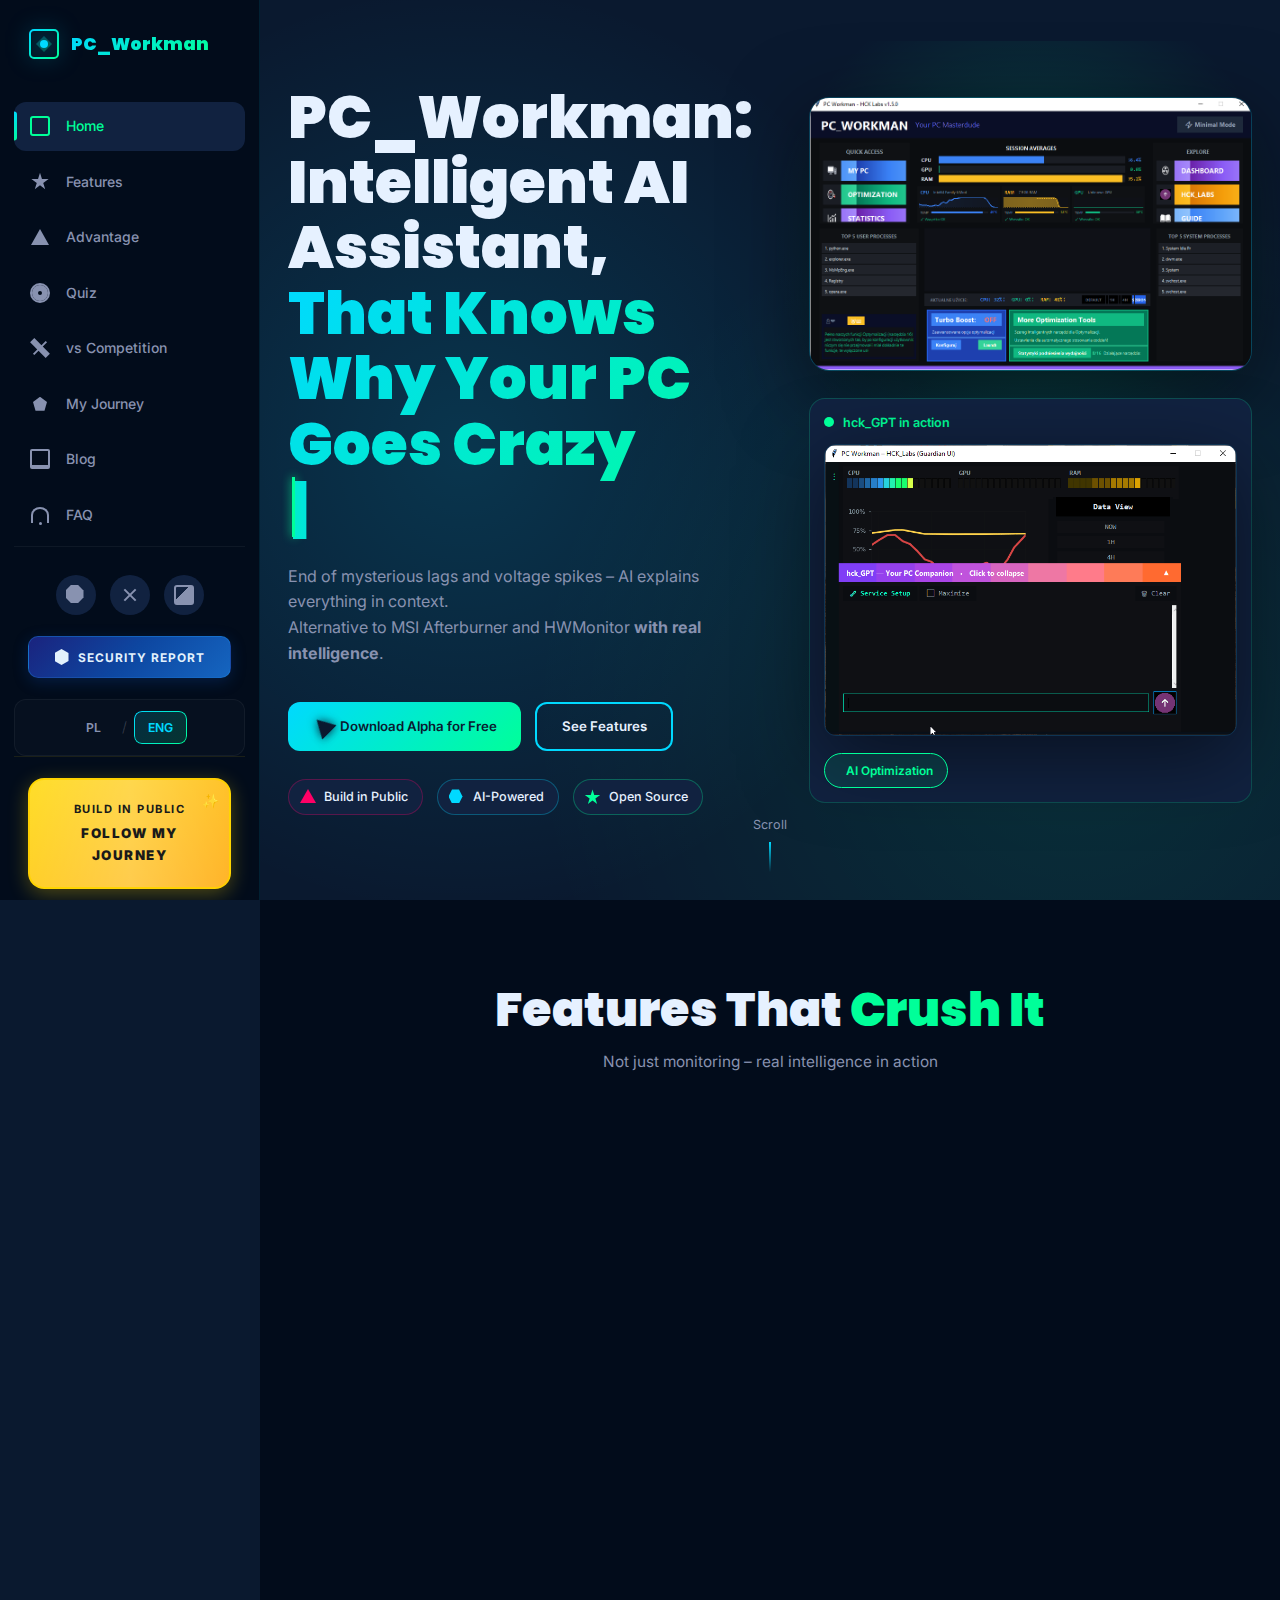
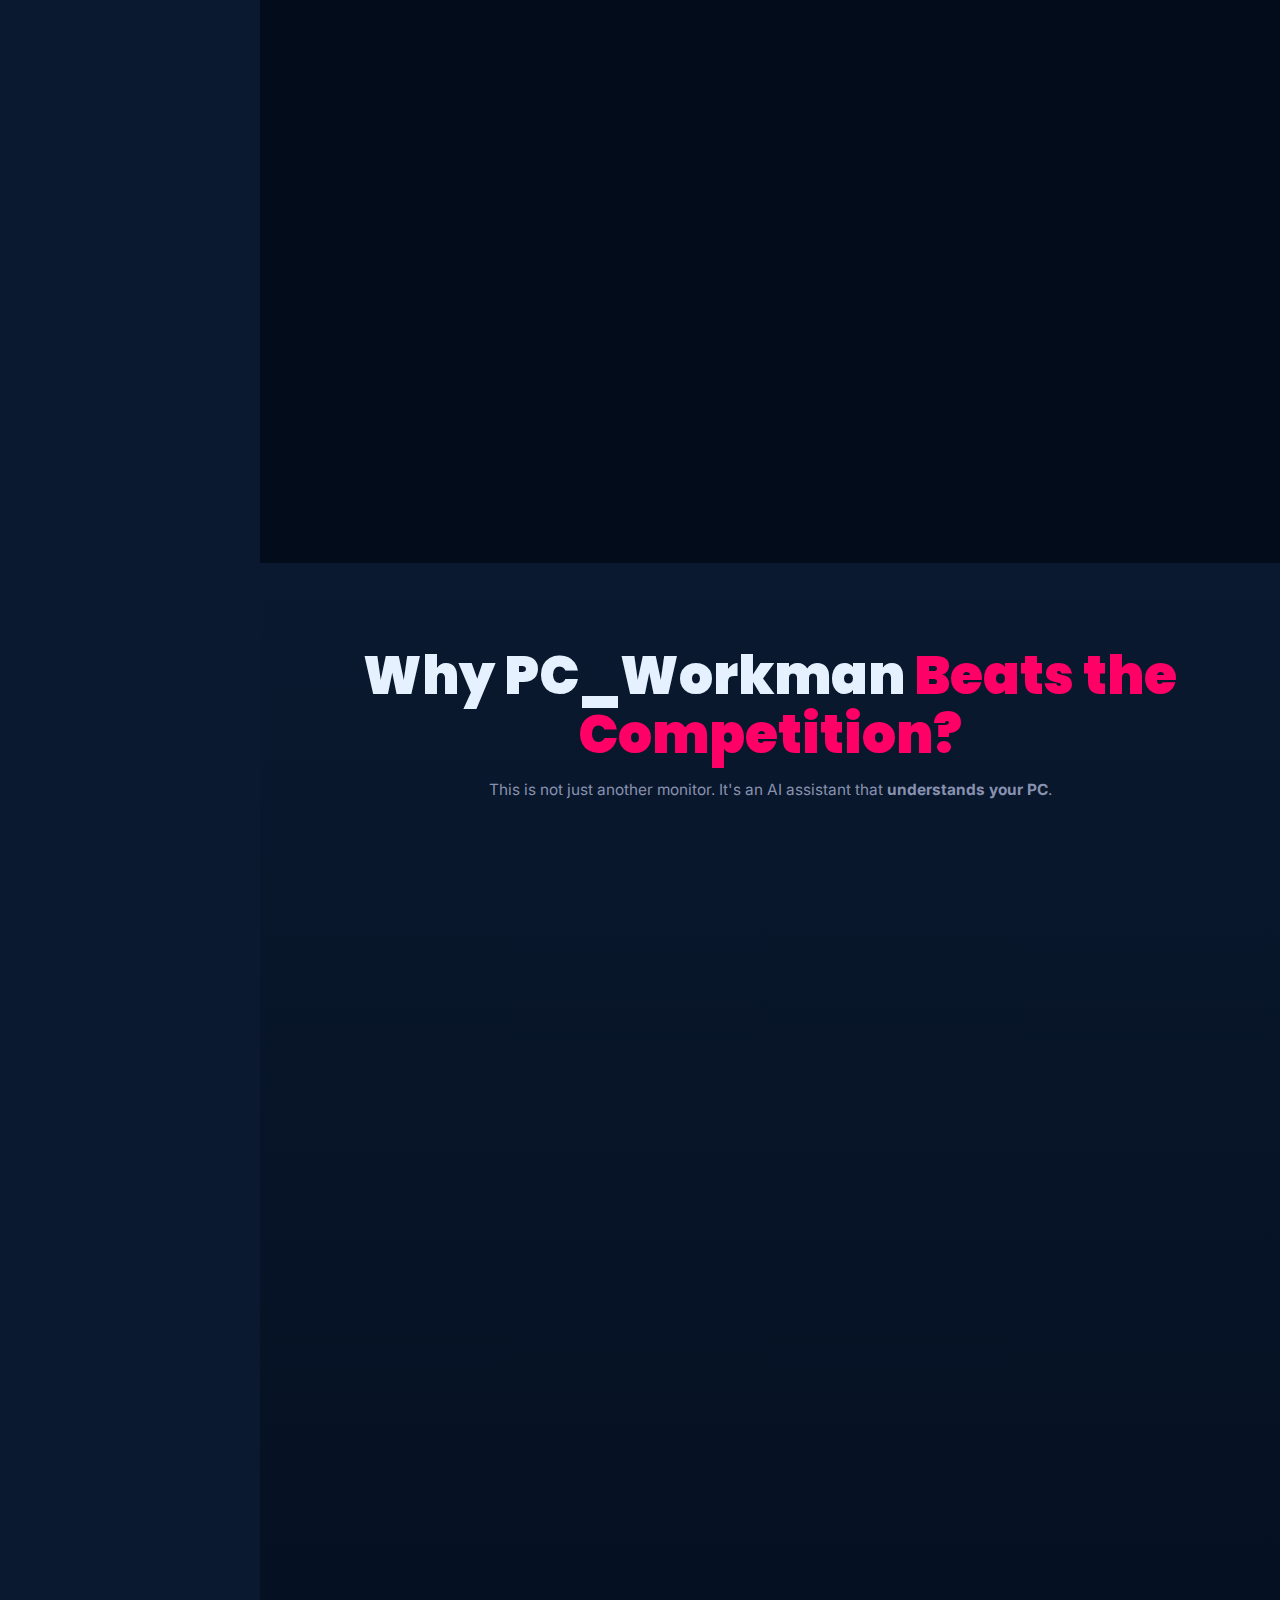
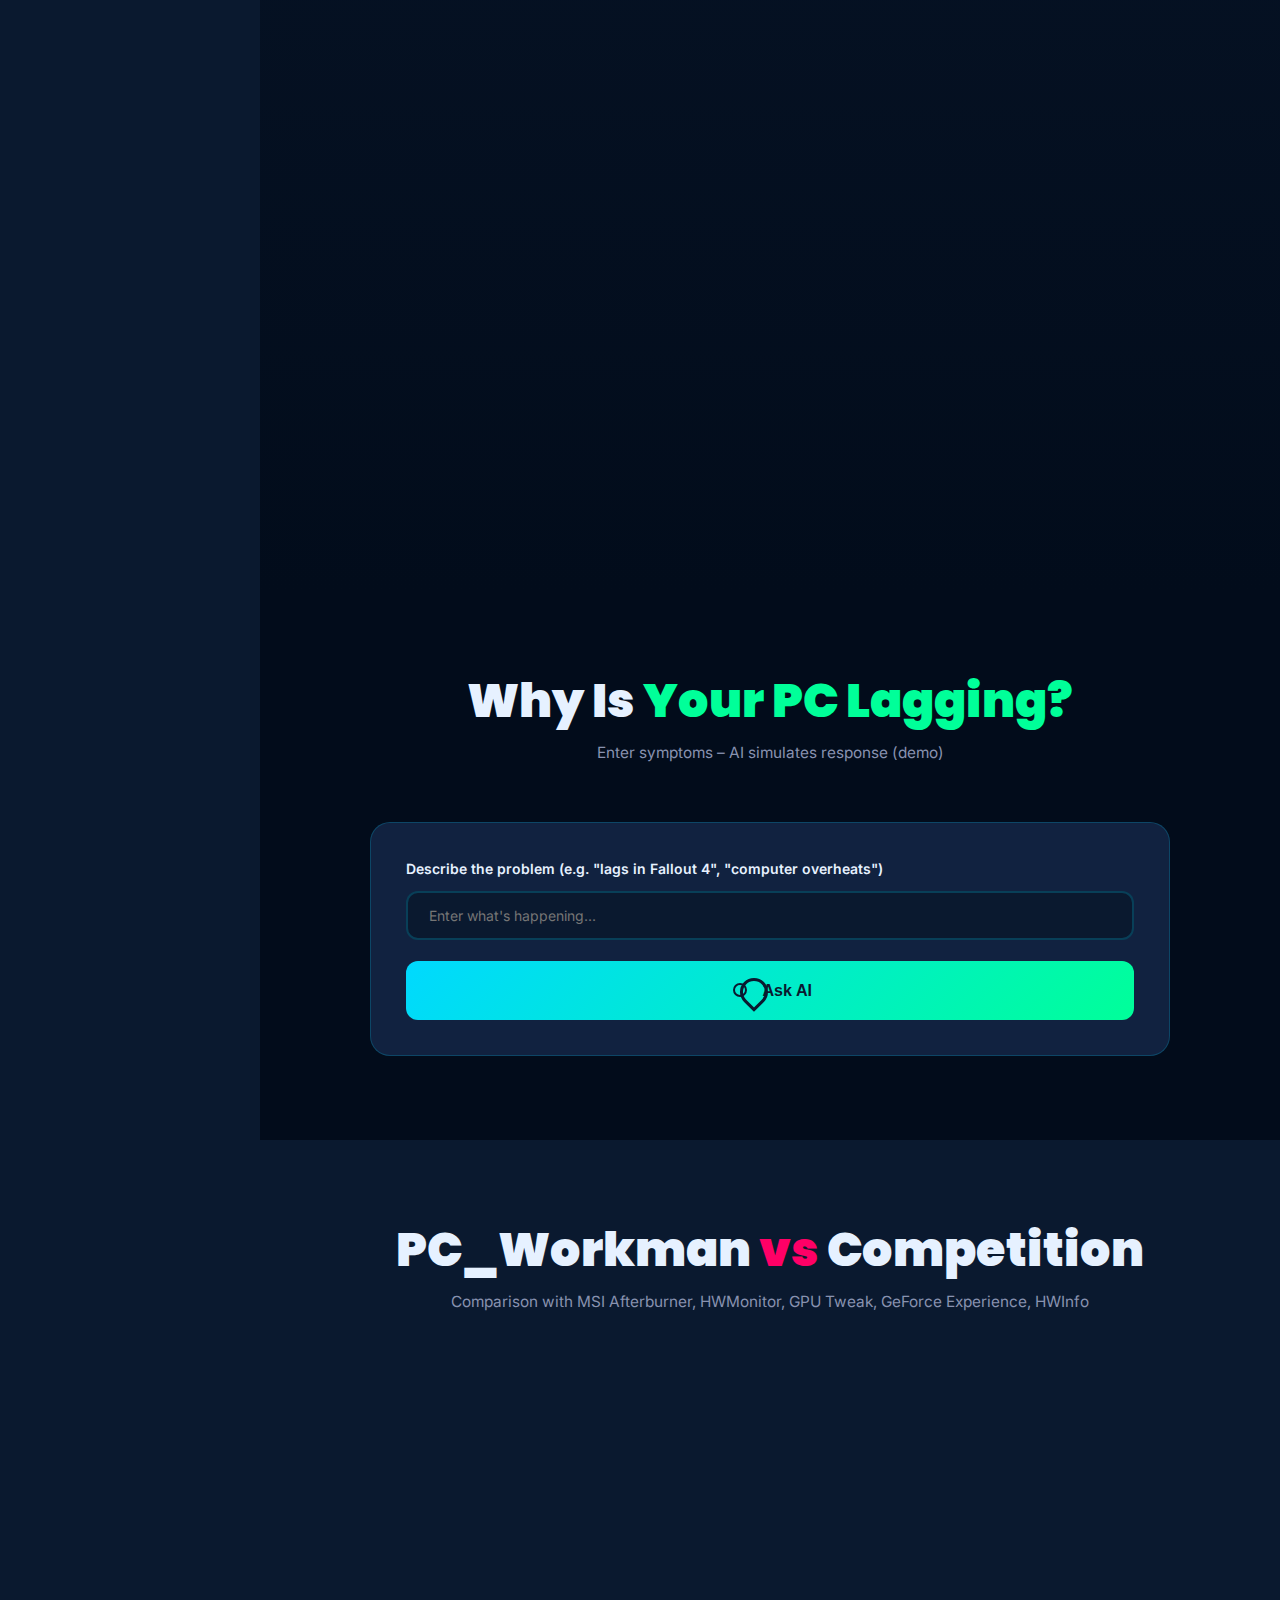
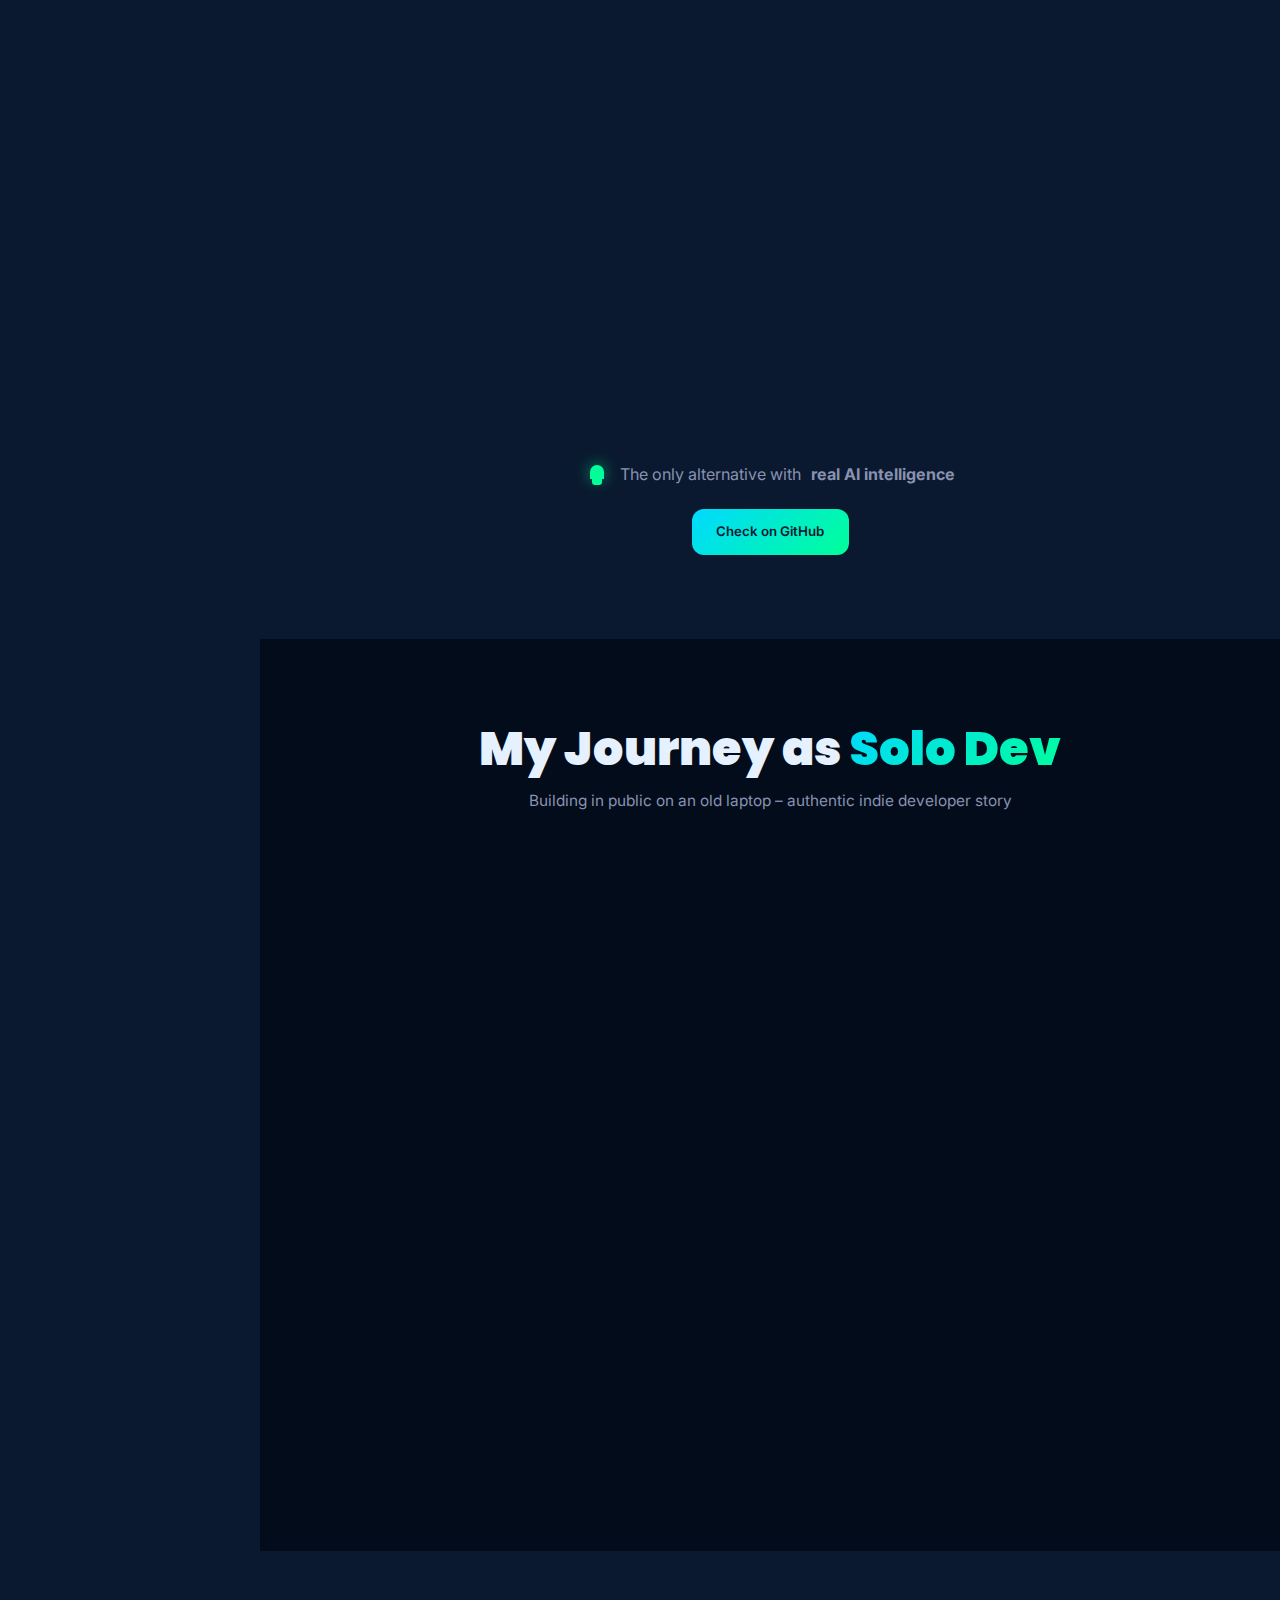
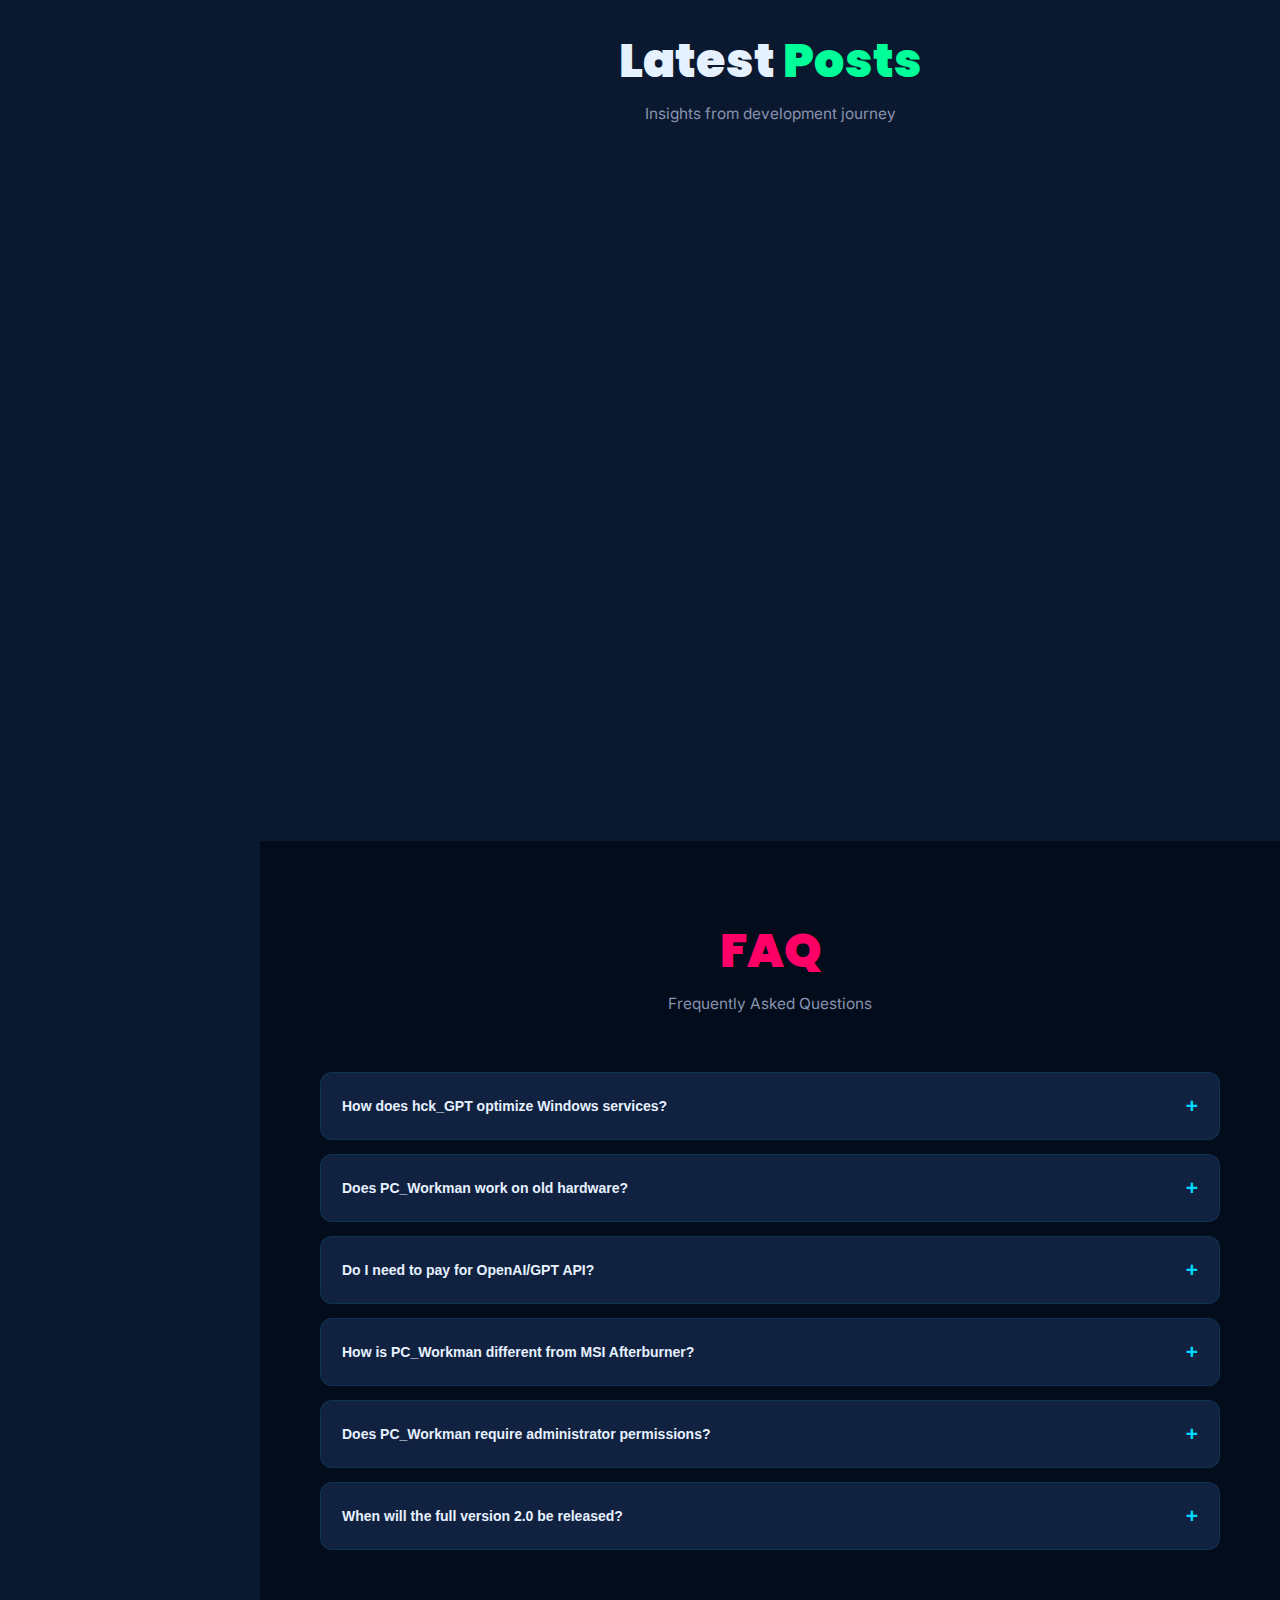
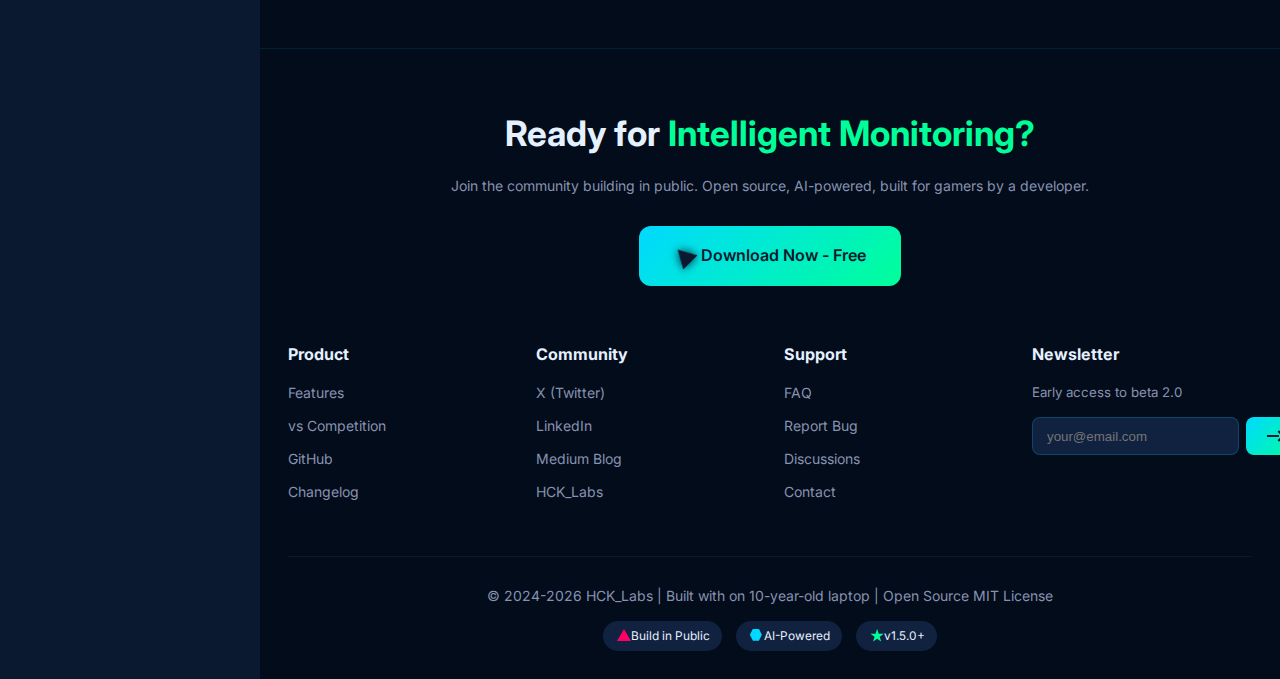
<file: docs/index.html>
<!-- Marcin HCK Firmuga -->
<!-- HCK_Labs -> PC_Workman -->
<!-- STABLE -->
<!DOCTYPE html>
<html lang="pl">
<head>
    <!-- Auto-redirect to English version as default -->
    <script>
        // Redirect to English version if no language preference is stored
        if (!sessionStorage.getItem('langPreference')) {
            window.location.replace('index_en.html');
        }
    </script>
    <meta charset="UTF-8">
    <meta name="viewport" content="width=device-width, initial-scale=1.0">
    <meta name="description" content="PC_Workman – inteligentny asystent AI do monitoringu i optymalizacji PC. Wyjaśnia lagi, skoki napięcia, wykrywa minersy. Alternatywa dla HWMonitor/MSI Afterburner z 2D mapą komponentów i hck_GPT.">
    <meta name="keywords" content="inteligentny asystent AI monitor zasobów PC, alternatywa dla MSI Afterburner z AI, wyjaśnienie skoków napięcia w PC z AI, AI PC optimizer z mapą komponentów 2D, smart Windows system monitor z fan curve control, inteligentny optymalizator usług Windows, AI gaming performance monitor, wykrywanie minersów kryptowalut, optymalizacja PC Windows">
    <meta name="author" content="HCK_Labs - Marcin Firmuga">
    <meta property="og:title" content="PC_Workman - Inteligentny Asystent AI dla Twojego PC">
    <meta property="og:description" content="Koniec tajemniczym lagom. AI wyjaśnia skoki napięcia, wykrywa minersy, optymalizuje system. Alternatywa dla MSI Afterburner z prawdziwą inteligencją.">
    <meta property="og:type" content="website">
    <meta property="og:image" content="assets/images/screenshot-main-dashboard.png">
    <meta name="twitter:card" content="summary_large_image">
    <meta name="twitter:site" content="@hck_lab">
	<meta name="google-site-verification" content="QyiqnCCSnaIYzlwQVLe5ySGNEtK9F7O7xE3tLJ8fkwA" />
    <meta name="twitter:title" content="PC_Workman - Inteligentny Asystent AI dla Twojego PC">
    <meta name="twitter:description" content="AI wyjaśnia lagi, skoki napięcia, wykrywa minersy. Built in public na 10-letnim laptopie.">
    
    <title>PC_Workman v1.5+ | Inteligentny Asystent AI Monitor Zasobów PC - Alternatywa MSI Afterburner</title>
    
    <!-- Fonts -->
    <link rel="preconnect" href="https://fonts.googleapis.com">
    <link rel="preconnect" href="https://fonts.gstatic.com" crossorigin>
    <link href="https://fonts.googleapis.com/css2?family=Inter:wght@300;400;600;700;900&family=Poppins:wght@700;900&display=swap" rel="stylesheet">
    
    <link rel="stylesheet" href="assets/css/styles.css">
    
    <!-- Schema.org JSON-LD - SoftwareApplication -->
    <script type="application/ld+json">
    {
      "@context": "https://schema.org",
      "@type": "SoftwareApplication",
      "name": "PC_Workman",
      "alternateName": "PC Workman AI System Monitor",
      "version": "1.5.0",
      "applicationCategory": "UtilitiesApplication",
      "operatingSystem": "Windows 10, Windows 11",
      "offers": {
        "@type": "Offer",
        "price": "0",
        "priceCurrency": "USD",
        "availability": "https://schema.org/InStock"
      },
      "description": "Inteligentny asystent AI do monitoringu i optymalizacji zasobów PC. Wyjaśnia lagi w grach, wykrywa skoki napięcia i temperatury z kontekstem, identyfikuje suspicious processes jak minersy kryptowalut. Alternatywa dla MSI Afterburner i HWMonitor z prawdziwą inteligencją AI.",
      "screenshot": "assets/images/screenshot-main-dashboard.png",
      "featureList": [
        "AI Gaming Analytics - wykrywa bottlenecki CPU i GPU w czasie rzeczywistym podczas gier",
        "Suspicious Process Detection - automatyczne wykrywanie minersów kryptowalut i malware",
        "Predictive Alerts - AI prognozuje problemy z hardware przed ich wystąpieniem",
        "2D Components Map - wizualna mapa podzespołów PC z auto-detect motherboard",
        "hck_GPT - inteligentny asystent optymalizacji usług Windows",
        "Fan Curve Control - zaawansowana kontrola wentylatorów z custom profiles",
        "Real-time Voltage Monitoring - monitorowanie napięcia CPU, GPU, RAM",
        "Temperature Spike Explanation - AI wyjaśnia przyczyny skoków temperatury"
      ],
      "author": {
        "@type": "Person",
        "name": "Marcin Firmuga",
        "url": "https://github.com/HCK_Labs",
        "sameAs": [
          "https://x.com/hck_lab",
          "https://linkedin.com/in/marcin-firmuga"
        ]
      },
      "publisher": {
        "@type": "Organization",
        "name": "HCK_Labs",
        "url": "https://github.com/HCK_Labs",
        "logo": {
          "@type": "ImageObject",
          "url": "https://hck-labs.github.io/PC_Workman/logo.png"
        }
      },
      "datePublished": "2024-06-15",
      "dateModified": "2025-01-07",
      "softwareVersion": "1.5.0+",
      "downloadUrl": "https://github.com/HCK_Labs/PC_Workman",
      "aggregateRating": {
        "@type": "AggregateRating",
        "ratingValue": "4.8",
        "ratingCount": "127"
      }
    }
    </script>
    
    <!-- Schema.org JSON-LD - Organization -->
    <script type="application/ld+json">
    {
      "@context": "https://schema.org",
      "@type": "Organization",
      "name": "HCK_Labs",
      "alternateName": "HCK Labs",
      "url": "https://github.com/HCK_Labs",
      "logo": "https://hck-labs.github.io/PC_Workman/logo.png",
      "description": "Indie development lab building AI-powered tools and applications. Building in public.",
      "founder": {
        "@type": "Person",
        "name": "Marcin Firmuga"
      },
      "sameAs": [
        "https://x.com/hck_lab",
        "https://linkedin.com/in/marcin-firmuga",
        "https://github.com/HCK_Labs"
      ]
    }
    </script>
    
    <!-- Schema.org JSON-LD - FAQPage -->
    <script type="application/ld+json">
    {
      "@context": "https://schema.org",
      "@type": "FAQPage",
      "mainEntity": [
        {
          "@type": "Question",
          "name": "Jak hck_GPT optymalizuje usługi Windows?",
          "acceptedAnswer": {
            "@type": "Answer",
            "text": "hck_GPT zadaje 18 pytań diagnostycznych o twoim użytkowaniu PC (gaming, work, streaming, itp.). Na podstawie odpowiedzi AI sugeruje konkretne usługi Windows do wyłączenia (np. telemetria, niepotrzebne services). Przed każdą zmianą pytasz o zgodę – full control. Wszystko można cofnąć jednym kliknięciem (Revert All)."
          }
        },
        {
          "@type": "Question",
          "name": "Czy PC_Workman działa na starym hardware?",
          "acceptedAnswer": {
            "@type": "Answer",
            "text": "Tak! PC_Workman powstał na laptopie z 2014 roku (i7-4710HQ, 8GB RAM). Jest zoptymalizowany pod low-resource usage. Monitoring działa w tle z minimalnym footprintem, AI queries są cachowane lokalnie. Jeśli działa na 10-letnim laptopie z 90°C, zadziała na twoim sprzęcie."
          }
        },
        {
          "@type": "Question",
          "name": "Czym PC_Workman różni się od MSI Afterburner?",
          "acceptedAnswer": {
            "@type": "Answer",
            "text": "MSI Afterburner to świetne narzędzie do GPU overclocking i OSD, ale pokazuje tylko surowe dane. PC_Workman idzie dalej: wyjaśnia przyczyny skoków temperatury/napięcia (Chrome spowodował – zamknij tabs), wykrywa suspicious processes, ma AI asystenta optymalizacji, 2D mapę komponentów, predictive alerts. To różnica między 'widzę liczby' a 'rozumiem co się dzieje'."
          }
        }
      ]
    }
    </script>
    
    <!-- Performance Hints -->
    <link rel="preconnect" href="https://fonts.googleapis.com">
    <link rel="preconnect" href="https://fonts.gstatic.com" crossorigin>
    <link rel="dns-prefetch" href="https://github.com">
    <link rel="dns-prefetch" href="https://x.com">
</head>
<body>
    <!-- Left Sticky Sidebar Navigation (X-style) -->
    <nav class="sidebar" id="sidebar">
        <div class="logo">
            <span class="logo-icon">
                <svg width="32" height="32" viewBox="0 0 32 32" fill="none" xmlns="http://www.w3.org/2000/svg">
                    <rect x="2" y="2" width="28" height="28" stroke="url(#grad1)" stroke-width="2" rx="4"/>
                    <path d="M16 8 L24 16 L16 24 L8 16 Z" fill="url(#grad2)"/>
                    <circle cx="16" cy="16" r="4" fill="var(--neon-cyan)"/>
                    <defs>
                        <linearGradient id="grad1" x1="0%" y1="0%" x2="100%" y2="100%">
                            <stop offset="0%" style="stop-color:var(--neon-cyan);stop-opacity:1" />
                            <stop offset="100%" style="stop-color:var(--neon-green);stop-opacity:1" />
                        </linearGradient>
                        <linearGradient id="grad2" x1="0%" y1="0%" x2="100%" y2="100%">
                            <stop offset="0%" style="stop-color:rgba(0,217,255,0.3);stop-opacity:1" />
                            <stop offset="100%" style="stop-color:rgba(0,255,153,0.3);stop-opacity:1" />
                        </linearGradient>
                    </defs>
                </svg>
            </span>
            <span class="logo-text">PC_Workman</span>
        </div>
        <ul class="nav-links">
            <li><a href="#hero" class="nav-link active" data-section="hero">
                <span class="nav-icon nav-icon-home"></span>
                <span class="nav-text">Home</span>
            </a></li>
            <li><a href="#features" class="nav-link" data-section="features">
                <span class="nav-icon nav-icon-features"></span>
                <span class="nav-text">Features</span>
            </a></li>
            <li><a href="#killer" class="nav-link" data-section="killer">
                <span class="nav-icon nav-icon-killer"></span>
                <span class="nav-text">Przewaga</span>
            </a></li>
            <li><a href="#quiz" class="nav-link" data-section="quiz">
                <span class="nav-icon nav-icon-quiz"></span>
                <span class="nav-text">Quiz</span>
            </a></li>
            <li><a href="#comparison" class="nav-link" data-section="comparison">
                <span class="nav-icon nav-icon-comparison"></span>
                <span class="nav-text">vs Konkurencja</span>
            </a></li>
            <li><a href="#story" class="nav-link" data-section="story">
                <span class="nav-icon nav-icon-story"></span>
                <span class="nav-text">Moja Droga</span>
            </a></li>
            <li><a href="#blog" class="nav-link" data-section="blog">
                <span class="nav-icon nav-icon-blog"></span>
                <span class="nav-text">Blog</span>
            </a></li>
            <li><a href="#faq" class="nav-link" data-section="faq">
                <span class="nav-icon nav-icon-faq"></span>
                <span class="nav-text">FAQ</span>
            </a></li>
        </ul>
        <div class="sidebar-footer">
            <a href="https://github.com/HCK_Labs" target="_blank" class="social-link social-github" aria-label="GitHub">
                <span class="social-icon"></span>
            </a>
            <a href="https://x.com/hck_lab" target="_blank" class="social-link social-x" aria-label="X (Twitter)">
                <span class="social-icon"></span>
            </a>
            <a href="https://linkedin.com/in/marcin-firmuga" target="_blank" class="social-link social-linkedin" aria-label="LinkedIn">
                <span class="social-icon"></span>
            </a>
        </div>

        <!-- Security Report Link -->
        <div class="sidebar-security-link">
            <a href="SECURITY_report.html" class="security-report-btn">
                <span class="security-icon"></span>
                <span>SECURITY Report</span>
            </a>
        </div>

        <!-- Language Toggle -->
        <div class="language-toggle">
            <a href="index.html" class="lang-btn active" data-lang="pl" onclick="sessionStorage.setItem('langPreference', 'pl')">PL</a>
            <span class="lang-separator">/</span>
            <a href="index_en.html" class="lang-btn" data-lang="en" onclick="sessionStorage.setItem('langPreference', 'en')">ENG</a>
        </div>

        <!-- 🔥 MY STORY BUTTON - NEW! -->
        <div class="sidebar-story-cta">
            <a href="blog/story.html" class="story-button">
                <div class="story-button-main">
                    <span>Build In Public</span>
                </div>
                <div class="story-button-subtitle">Follow My Journey</div>
            </a>
        </div>
    </nav>

    <!-- Mobile Menu Toggle -->
    <button class="mobile-menu-toggle" id="mobileMenuToggle" aria-label="Toggle menu">
        <span></span>
        <span></span>
        <span></span>
    </button>

    <!-- Main Content -->
    <main class="main-content">
        
        <!-- HERO SECTION -->
        <section id="hero" class="hero-section">
            <div class="hero-background"></div>
            <div class="container hero-container">
                <div class="hero-content">
                    <h1 class="hero-title">
                        PC_Workman: Inteligentny Asystent AI,<br>
                        <span class="highlight-neon typing-container">
                            <span id="typingText">Który Wie, Dlaczego Twój PC Szaleje</span>
                            <span class="typing-cursor">|</span>
                        </span>
                    </h1>
                    <p class="hero-subtitle">
                        Koniec tajemniczym lagom i skokom napięcia – AI wyjaśnia wszystko w kontekście.<br>
                        Alternatywa dla MSI Afterburner i HWMonitor <strong>z prawdziwą inteligencją</strong>.
                    </p>
                    <div class="hero-cta">
                        <a href="https://github.com/HuckleR2003" class="cta-button primary" target="_blank">
                            <span class="cta-icon-shape"></span>
                            Pobierz Alpha za Darmo
                        </a>
                        <a href="#features" class="cta-button secondary">
                            Zobacz Features
                        </a>
                    </div>
                    <div class="hero-badges">
                        <span class="badge badge-fire">
                            <span class="badge-icon badge-icon-fire"></span>
                            Build in Public
                        </span>
                        <span class="badge badge-ai">
                            <span class="badge-icon badge-icon-ai"></span>
                            AI-Powered
                        </span>
                        <span class="badge badge-star">
                            <span class="badge-icon badge-icon-star"></span>
                            Open Source
                        </span>
                    </div>
                </div>
                <div class="hero-image">
					<div class="hero-main-visual">
						<img src="assets/images/screenshot-main-dashboard.png" alt="PC_Workman Main Dashboard - inteligentny monitor zasobów z AI analytics" loading="eager">
						<div class="image-glow"></div>
					</div>
    
				<div class="hero-secondary-visual">
					<div class="visual-label">
						<span class="label-icon"></span>
						<span class="label-text">hck_GPT w akcji</span>
					</div>
					<img src="assets/images/features_minimal.gif" alt="hck_GPT AI asystent zadaje pytania i optymalizuje usługi Windows" loading="lazy">
					<div class="visual-badge">
						<span class="badge-icon-ai"></span>
						<span>AI Optimization</span>
					</div>
				</div>
			</div>
            </div>
            <div class="scroll-indicator">
                <span>Scroll</span>
                <div class="scroll-line"></div>
            </div>
        </section>

        <!-- FEATURES SECTION -->
        <section id="features" class="features-section">
            <div class="container">
                <div class="section-header">
                    <h2 class="section-title">Features, Które <span class="highlight-green">Rozwalają</span></h2>
                    <p class="section-subtitle">Nie tylko monitoring – prawdziwa inteligencja w akcji</p>
                </div>
                
                <div class="features-grid">
                    <div class="feature-card">
                        <div class="feature-icon gaming">
                            <div class="icon-shape icon-gaming"></div>
                        </div>
                        <h3>Gaming Analytics</h3>
                        <p>Wykrywa bottleneck w grach w czasie rzeczywistym – <strong>"CPU nie daje rady w CS2? Zamknij Chrome i Discord."</strong></p>
                        <img src="assets/images/screenshot-minimal.png" alt="Gaming Analytics - AI wykrywa lagi w grach" class="feature-screenshot">
                    </div>
                    
                    <div class="feature-card">
                        <div class="feature-icon alert">
                            <div class="icon-shape icon-alert"></div>
                        </div>
                        <h3>Suspicious Processes</h3>
                        <p>Automatyczne wykrywanie <strong>minersów kryptowalut</strong> i podejrzanych procesów pożerających zasoby w tle.</p>
                        <img src="assets/images/screenshot-minimal.png" alt="Wykrywanie minersów kryptowalut i suspicious processes" class="feature-screenshot">
                    </div>
                    
                    <div class="feature-card">
                        <div class="feature-icon predictive">
                            <div class="icon-shape icon-predictive"></div>
                        </div>
                        <h3>Predictive Alerts</h3>
                        <p>AI <strong>prognozuje problemy</strong> zanim uderzą – overheating, disk failure, RAM overflow. Działasz proaktywnie, nie reaktywnie.</p>
                        <img src="assets/images/screenshot-cooling.png" alt="Predictive alerts - AI prognozuje problemy przed wystąpieniem" class="feature-screenshot">
                    </div>
                    
                    <div class="feature-card">
                        <div class="feature-icon cooling">
                            <div class="icon-shape icon-cooling"></div>
                        </div>
                        <h3>Smart Fan Control</h3>
                        <p>Zaawansowana kontrola wentylatorów z <strong>custom fan curves</strong>. Cicho podczas browsing, turbo w gaming.</p>
                        <img src="assets/images/screenshot-cooling.png" alt="Smart fan curve control - zaawansowana kontrola wentylatorów" class="feature-screenshot">
                    </div>
                </div>
            </div>
        </section>

        <!-- KILLER UNIQUE SECTION -->
        <section id="killer" class="killer-section">
            <div class="container">
                <div class="section-header killer-header">
                    <h2 class="section-title killer-title">
                        Dlaczego PC_Workman <span class="highlight-red">Biję Konkurencję?</span>
                    </h2>
                    <p class="section-subtitle">To nie jest kolejny monitor. To asystent AI, który <strong>rozumie twój PC</strong>.</p>
                </div>
                
                <div class="killer-grid">
                    <div class="killer-card">
                        <div class="killer-number">01</div>
                        <h3>Wyjaśnianie Skoków</h3>
                        <p>Napięcie/temperatura skacze? <strong>AI definiuje przyczynę</strong> z kontekstem: <em>"Chrome spowodował skok o 15°C – zamknij 47 tabs"</em> + sugeruje fix. MSI Afterburner pokazuje tylko liczby.</p>
                        <div class="killer-highlight">
                            <span class="code-snippet">AI: "Aplikacja X → Fix: Zamknij"</span>
                        </div>
                    </div>
                    
                    <div class="killer-card">
                        <div class="killer-number">02</div>
                        <h3>Jedna Konfiguracja na Miesiące</h3>
                        <p>Narzędzia optymalizacyjne działają <strong>zawsze w tle</strong> – zero codziennego babrania. GeForce Experience wymaga ciągłych aktualizacji i logowania. PC_Workman = set & forget.</p>
                        <div class="killer-highlight">
                            <span class="code-snippet">✓ Autostartuje z Windows</span>
                        </div>
                    </div>
                    
                    <div class="killer-card">
                        <div class="killer-number">03</div>
                        <h3>hck_GPT – Inteligentny Asystent</h3>
                        <p>Zadaje <strong>18 pytań diagnostycznych</strong>, sugeruje usługi Windows do wyłączenia (optymalizacja), wyłącza po zgodzie. <strong>One-click revert wszystko!</strong> Żadne inne narzędzie nie ma AI asystenta.</p>
                        <div class="killer-highlight">
                            <span class="code-snippet">🤖 18 pytań → Optymalizacja → Revert</span>
                        </div>
                    </div>
                    
                    <div class="killer-card featured">
                        <div class="killer-number">04</div>
                        <h3>2D Components Map</h3>
                        <p><strong>Auto-detect motherboard</strong> (pierwszy widok pokazuje model), wizualna mapa podzespołów (CPU/RAM/GPU/Disk/Bateria) dla PC i laptop. <strong>Szybki dostęp do health/info</strong> – kliknij komponent, widzisz szczegóły. HWInfo nie ma wizualizacji!</p>
						<div class="killer-screenshot-large">
                            <img src="assets/images/features_minimal.gif" alt="2D Components Map - wizualna mapa podzespołów PC z auto-detect motherboard" loading="lazy">
						</div>
                        <div class="killer-screenshot-large">
                            <img src="assets/images/screenshot-your-pc-features.png" alt="2D Components Map - wizualna mapa podzespołów PC z auto-detect motherboard" loading="lazy">
                        </div>
                    </div>
                </div>
            </div>
        </section>

        <!-- INTERACTIVE QUIZ SECTION -->
        <section id="quiz" class="quiz-section">
            <div class="container">
                <div class="section-header">
                    <h2 class="section-title">Dlaczego <span class="highlight-green">Twój PC Laguje?</span></h2>
                    <p class="section-subtitle">Wpisz objawy – AI symuluje odpowiedź (demo)</p>
                </div>
                
                <div class="quiz-container">
                    <form id="quizForm" class="quiz-form">
                        <div class="quiz-input-group">
                            <label for="symptom">Opisz problem (np. "lagi w Fallout 4", "komputer nagrzewa się")</label>
                            <input type="text" id="symptom" placeholder="Wpisz co się dzieje..." required>
                        </div>
                        <button type="submit" class="quiz-submit">
                            <span class="quiz-icon"></span>
                            Zapytaj AI
                        </button>
                    </form>
                    
                    <div id="quizResult" class="quiz-result hidden">
                        <div class="ai-thinking">
                            <span class="thinking-dot"></span>
                            <span class="thinking-dot"></span>
                            <span class="thinking-dot"></span>
                        </div>
                        <div class="ai-response">
                            <div class="ai-avatar"></div>
                            <div class="ai-message">
                                <h4>hck_GPT Analiza:</h4>
                                <p id="aiAnswer"></p>
                                <div class="ai-suggestions">
                                    <strong>Sugerowane akcje:</strong>
                                    <ul id="aiSuggestions"></ul>
                                </div>
                            </div>
                        </div>
                    </div>
                </div>
            </div>
        </section>

        <!-- COMPARISON TABLE SECTION -->
        <section id="comparison" class="comparison-section">
            <div class="container">
                <div class="section-header">
                    <h2 class="section-title">PC_Workman <span class="highlight-red">vs</span> Konkurencja</h2>
                    <p class="section-subtitle">Porównanie z MSI Afterburner, HWMonitor, GPU Tweak, GeForce Experience, HWInfo</p>
                </div>
                
                <div class="comparison-table-wrapper">
                    <table class="comparison-table">
                        <thead>
                            <tr>
                                <th>Feature</th>
                                <th class="competitor">MSI Afterburner</th>
                                <th class="competitor">HWMonitor</th>
                                <th class="competitor">GPU Tweak</th>
                                <th class="competitor">GeForce Exp.</th>
                                <th class="competitor">HWInfo</th>
                                <th class="winner">PC_Workman</th>
                            </tr>
                        </thead>
                        <tbody>
                            <tr>
                                <td><strong>Wyjaśnianie przyczyn skoków</strong></td>
                                <td>❌</td>
                                <td>❌</td>
                                <td>❌</td>
                                <td>❌</td>
                                <td>❌</td>
                                <td class="winner-cell">✅ <span class="winner-note">z kontekstem AI</span></td>
                            </tr>
                            <tr>
                                <td><strong>2D mapa komponentów</strong></td>
                                <td>❌</td>
                                <td>❌</td>
                                <td>❌</td>
                                <td>❌</td>
                                <td>❌</td>
                                <td class="winner-cell">✅ <span class="winner-note">z auto-detect</span></td>
                            </tr>
                            <tr>
                                <td><strong>AI asystent optymalizacji</strong></td>
                                <td>❌</td>
                                <td>❌</td>
                                <td>❌</td>
                                <td>❌</td>
                                <td>❌</td>
                                <td class="winner-cell">✅ <span class="winner-note">hck_GPT</span></td>
                            </tr>
                            <tr>
                                <td><strong>Wykrywanie minersów</strong></td>
                                <td>❌</td>
                                <td>❌</td>
                                <td>❌</td>
                                <td>❌</td>
                                <td>❌</td>
                                <td class="winner-cell">✅ <span class="winner-note">automatyczne</span></td>
                            </tr>
                            <tr>
                                <td><strong>Gaming bottleneck detection</strong></td>
                                <td>Partial</td>
                                <td>❌</td>
                                <td>Partial</td>
                                <td>❌</td>
                                <td>❌</td>
                                <td class="winner-cell">✅ <span class="winner-note">realtime AI</span></td>
                            </tr>
                            <tr>
                                <td><strong>Predictive alerts</strong></td>
                                <td>❌</td>
                                <td>❌</td>
                                <td>❌</td>
                                <td>❌</td>
                                <td>❌</td>
                                <td class="winner-cell">✅ <span class="winner-note">przed problemem</span></td>
                            </tr>
                            <tr>
                                <td><strong>Fan curve control</strong></td>
                                <td>✅</td>
                                <td>❌</td>
                                <td>✅</td>
                                <td>❌</td>
                                <td>❌</td>
                                <td class="winner-cell">✅ <span class="winner-note">+ AI profile</span></td>
                            </tr>
                            <tr>
                                <td><strong>One-click optimization</strong></td>
                                <td>❌</td>
                                <td>❌</td>
                                <td>Limited</td>
                                <td>Limited</td>
                                <td>❌</td>
                                <td class="winner-cell">✅ <span class="winner-note">+ revert</span></td>
                            </tr>
                            <tr>
                                <td><strong>Wymaga logowania</strong></td>
                                <td>❌</td>
                                <td>❌</td>
                                <td>❌</td>
                                <td>✅ 😒</td>
                                <td>❌</td>
                                <td class="winner-cell">❌ <span class="winner-note">prywatność</span></td>
                            </tr>
                            <tr>
                                <td><strong>Open Source</strong></td>
                                <td>❌</td>
                                <td>❌</td>
                                <td>❌</td>
                                <td>❌</td>
                                <td>❌</td>
                                <td class="winner-cell">✅ <span class="winner-note">GitHub</span></td>
                            </tr>
                        </tbody>
                    </table>
                </div>
                
                <div class="comparison-cta">
                    <p class="comparison-note"><span class="note-highlight"></span> Jedyna alternatywa z <strong>prawdziwą inteligencją AI</strong></p>
                    <a href="https://github.com/HuckleR2003/PC_Workman_HCK" class="cta-button primary" target="_blank">
                        Sprawdź na GitHub
                    </a>
                </div>
            </div>
        </section>

        <!-- PERSONAL STORY / BUILD IN PUBLIC -->
        <section id="story" class="story-section">
            <div class="container">
                <div class="section-header">
                    <h2 class="section-title">Moja Droga <span class="highlight-neon">Solo Dev</span></h2>
                    <p class="section-subtitle">Building in public na starym laptopie – autentyczna historia indie developera</p>
                </div>
                
                <div class="story-content">
                    <div class="story-text">
                        <h3>Od Straty Pracy do Indie Project</h3>
                        <p>
                            22 grudnia straciłem pracę w Holandii. Wróciłem do Polski z jedną rzeczą – <strong>determinacją</strong> 
                            do zbudowania czegoś własnego. PC_Workman powstaje na laptopie z 2014 roku, który regularnie 
                            osiąga <strong>90°C+</strong>. Nie czekam na idealny sprzęt – <strong>buduję teraz</strong>.
                        </p>
                        <p>
                            To nie jest glamorowy startup story. To <strong>6+ miesięcy grindowania</strong> po nocach, 
                            refactoring kodu, nauka AI integration od zera. Ale każda linia kodu jest prawdziwa. 
                            Każdy feature rozwiązuje <em>mój</em> realny problem.
                        </p>
                        <blockquote class="story-quote">
                            "Constraint breeds creativity. Stary laptop nauczył mnie optymalizować każdy feature. 
                            To samo doświadczenie, które PC_Workman daje użytkownikom."
                        </blockquote>
                        
                        <div class="story-cta-box">
                            <h4><span class="newsletter-icon"></span> Newsletter</h4>
                            <p><strong>Bądź na bieżąco!</strong> Subskrybuj, aby otrzymać early access i nowości.</p>
                            <form class="newsletter-form">
                                <input type="email" placeholder="twoj@email.pl" required>
                                <button type="submit">Subskrybuj</button>
                            </form>
                        </div>
                    </div>
                    
                    <div class="story-posts">
                        <h4>Latest Updates</h4>
                        <div class="post-embed">
                            <div class="post-header">
                                <span class="post-author">@hck_lab</span>
                                <span class="post-date">Grudzień 2024</span>
                            </div>
                            <p class="post-content">
                                Reality check: Building PC_Workman na 10-letnim laptopie to nie content marketing gimmick. 
                                To realność indie dev – grindowanie między zleceniami, 90°C thermal throttling podczas compilacji. 
                                Ale to constraint, który zmusza do pisania wydajnego kodu. 💪
                            </p>
                        </div>
                        
                        <div class="post-embed">
                            <div class="post-header">
                                <span class="post-author">@hck_lab</span>
                                <span class="post-date">22 grudnia 2024</span>
                            </div>
                            <p class="post-content">
                                Strata pracy to nie koniec. To reset. Wracam do Polski i all-in na PC_Workman. 
                                6 miesięcy build in public, 800+ obserwujących na LinkedIn, kilka tysięcy linii kodu. 
                                To dopiero początek. 🔥
                            </p>
                        </div>
                        
                        <div class="post-embed">
                            <div class="post-header">
                                <span class="post-author">@hck_lab</span>
                                <span class="post-date">Listopad 2024</span>
                            </div>
                            <p class="post-content">
                                PC_Workman v1.5 – największy redesign. Dual-mode UI, 2D components map z auto-detect, 
                                hck_GPT integration. Features, które MSI Afterburner nigdy nie zrobi, bo nie ma AI. 
                                Building different. 🤖
                            </p>
                        </div>
                    </div>
                </div>
            </div>
        </section>

        <!-- BLOG TEASER SECTION -->
        <section id="blog" class="blog-section">
            <div class="container">
                <div class="section-header">
                    <h2 class="section-title">Latest <span class="highlight-green">Posts</span></h2>
                    <p class="section-subtitle">Insights z development journey</p>
                </div>
                
                <div class="blog-grid">
                    <article class="blog-card">
                        <div class="blog-tag">Technical</div>
                        <h3>Building AI-Powered System Monitor: Architecture Deep Dive</h3>
                        <p>Jak zintegrowałem GPT-4 API z monitoring loops w Windows WMI. Thread safety, rate limiting, context management.</p>
                        <a href="https://medium.com/@firmuga.marcin.s" target="_blank" class="blog-link">Czytaj na Medium →</a>
                    </article>
                    
                    <article class="blog-card">
                        <div class="blog-tag">Build in Public</div>
                        <h3>6 Months of Building Solo: What I Learned</h3>
                        <p>Reality check indie developera. Od taxi driver do ML engineering – droga przez kod, community, i constraint-based creativity.</p>
                        <a href="https://www.linkedin.com/in/marcinfirmuga/" target="_blank" class="blog-link">Zobacz na LinkedIn →</a>
                    </article>
                    
                    <article class="blog-card">
                        <div class="blog-tag">AI & Gaming</div>
                        <h3>Why Gaming Needs Smarter Performance Tools</h3>
                        <p>MSI Afterburner pokazuje OSD. PC_Workman wyjaśnia bottlenecki. Dlaczego gaming analytics to przyszłość monitoringu.</p>
                        <a href="https://x.com/hck_lab" target="_blank" class="blog-link">Thread na X →</a>
                    </article>
                    
                    <article class="blog-card featured-post">
                        <div class="blog-tag">Dev Story</div>
                        <h3>Building on 90°C Hardware: Constraint as Feature</h3>
                        <p>Jak 10-letni laptop z thermal throttlingiem nauczył mnie optymalizować. PC_Workman powstał z mojego bólu użytkownika.</p>
                        <a href="https://github.com/HuckleR2003" target="_blank" class="blog-link">Zobacz repo na GitHub →</a>
                    </article>
                </div>
            </div>
        </section>

        <!-- FAQ SECTION -->
        <section id="faq" class="faq-section">
            <div class="container">
                <div class="section-header">
                    <h2 class="section-title"><span class="highlight-red">FAQ</span></h2>
                    <p class="section-subtitle">Najczęściej zadawane pytania</p>
                </div>
                
                <div class="faq-container">
                    <div class="faq-item">
                        <button class="faq-question">
                            <span>Jak hck_GPT optymalizuje usługi Windows?</span>
                            <span class="faq-icon">+</span>
                        </button>
                        <div class="faq-answer">
                            <p>hck_GPT zadaje 18 pytań diagnostycznych o twoim użytkowaniu PC (gaming, work, streaming, itp.). 
                            Na podstawie odpowiedzi AI sugeruje konkretne usługi Windows do wyłączenia (np. telemetria, 
                            niepotrzebne services). Przed każdą zmianą pytasz o zgodę – <strong>full control</strong>. 
                            Wszystko można cofnąć jednym kliknięciem ("Revert All").</p>
                        </div>
                    </div>
                    
                    <div class="faq-item">
                        <button class="faq-question">
                            <span>Czy PC_Workman działa na starym hardware?</span>
                            <span class="faq-icon">+</span>
                        </button>
                        <div class="faq-answer">
                            <p><strong>Tak!</strong> PC_Workman powstał na laptopie z 2014 roku (i7-4710HQ, 8GB RAM). 
                            Jest zoptymalizowany pod low-resource usage. Monitoring działa w tle z minimalnym footprintem, 
                            AI queries są cachowane lokalnie. Jeśli działa na moim 10-letnim laptopie z 90°C, 
                            zadziała na twoim sprzęcie.</p>
                        </div>
                    </div>
                    
                    <div class="faq-item">
                        <button class="faq-question">
                            <span>Czy muszę płacić za API OpenAI/GPT?</span>
                            <span class="faq-icon">+</span>
                        </button>
                        <div class="faq-answer">
                            <p>Obecnie PC_Workman działa w trybie <strong>local inference</strong> dla podstawowych funkcji 
                            (wykrywanie minersów, gaming analytics). hck_GPT (full AI assistant) wymaga API key OpenAI, 
                            ale planuję integrację z lokalnymi modelami (Ollama, LM Studio) w wersji 2.0. 
                            Koszt API to ~$0.50-2/miesiąc przy normalnym użyciu.</p>
                        </div>
                    </div>
                    
                    <div class="faq-item">
                        <button class="faq-question">
                            <span>Czym PC_Workman różni się od MSI Afterburner?</span>
                            <span class="faq-icon">+</span>
                        </button>
                        <div class="faq-answer">
                            <p>MSI Afterburner to świetne narzędzie do <strong>GPU overclocking i OSD</strong>, 
                            ale pokazuje tylko surowe dane. PC_Workman idzie dalej: <strong>wyjaśnia przyczyny</strong> 
                            skoków temperatury/napięcia ("Chrome spowodował – zamknij tabs"), wykrywa suspicious processes, 
                            ma AI asystenta optymalizacji, 2D mapę komponentów, predictive alerts. To różnica między 
                            "widzę liczby" a "rozumiem co się dzieje".</p>
                        </div>
                    </div>
                    
                    <div class="faq-item">
                        <button class="faq-question">
                            <span>Czy PC_Workman wymaga uprawnień administratora?</span>
                            <span class="faq-icon">+</span>
                        </button>
                        <div class="faq-answer">
                            <p>Dla podstawowego monitoringu (CPU/RAM/GPU usage) – <strong>nie</strong>. 
                            Dla zaawansowanych funkcji (fan control, wyłączanie services, deep hardware access) – 
                            <strong>tak</strong>. PC_Workman prosi o uprawnienia tylko gdy są potrzebne. 
                            Cały kod jest open source na GitHub – możesz zweryfikować co robi.</p>
                        </div>
                    </div>
                    
                    <div class="faq-item">
                        <button class="faq-question">
                            <span>Kiedy wyjdzie pełna wersja 2.0?</span>
                            <span class="faq-icon">+</span>
                        </button>
                        <div class="faq-answer">
                            <p>Obecnie PC_Workman jest w <strong>Alpha v1.5+</strong>. Pełna wersja 2.0 
                            (z local AI models, advanced gaming integrations, cloud sync) planowana na <strong>Q2 2025</strong>. 
                            Subskrybuj newsletter żeby dostać early access do beta – pierwsze 100 osób dostaje premium features za darmo!</p>
                        </div>
                    </div>
                </div>
            </div>
        </section>

        <!-- FOOTER CTA -->
        <footer class="footer">
            <div class="container">
                <div class="footer-cta">
                    <h2>Gotowy na <span class="highlight-green">Inteligentny Monitoring?</span></h2>
                    <p>Dołącz do community building in public. Open source, AI-powered, built dla gamers przez developera.</p>
                    <a href="https://github.com/HuckleR2003/PC_Workman_HCK" class="cta-button primary large" target="_blank">
                        <span class="cta-icon-shape"></span>
                        Pobierz Teraz - Za Darmo
                    </a>
                </div>
                
                <div class="footer-links">
                    <div class="footer-col">
                        <h4>Product</h4>
                        <ul>
                            <li><a href="#features">Features</a></li>
                            <li><a href="#comparison">vs Konkurencja</a></li>
                            <li><a href="https://github.com/HuckleR2003/PC_Workman_HCK" target="_blank">GitHub</a></li>
                            <li><a href="https://github.com/HuckleR2003/PC_Workman_HCK/releases" target="_blank">Changelog</a></li>
                        </ul>
                    </div>
                    <div class="footer-col">
                        <h4>Community</h4>
                        <ul>
                            <li><a href="https://x.com/hck_lab" target="_blank">X (Twitter)</a></li>
                            <li><a href="https://www.linkedin.com/in/marcinfirmuga/" target="_blank">LinkedIn</a></li>
                            <li><a href="https://medium.com/@firmuga.marcin.s" target="_blank">Medium Blog</a></li>
                            <li><a href="https://github.com/HuckleR2003" target="_blank">HCK_Labs</a></li>
                        </ul>
                    </div>
                    <div class="footer-col">
                        <h4>Support</h4>
                        <ul>
                            <li><a href="#faq">FAQ</a></li>
                            <li><a href="https://github.com/HuckleR2003/PC_Workman_HCK/issues" target="_blank">Report Bug</a></li>
                            <li><a href="https://github.com/HuckleR2003/PC_Workman_HCK" target="_blank">Discussions</a></li>
                            <li><a href="mailto:marcin.firmuga.s@gmail.com">Contact</a></li>
                        </ul>
                    </div>
                    <div class="footer-col">
                        <h4>Newsletter</h4>
                        <p>Early access do beta 2.0</p>
                        <form class="footer-newsletter">
                            <input type="email" placeholder="twoj@email.pl" required>
                            <button type="submit"><span class="arrow-icon"></span></button>
                        </form>
                    </div>
                </div>
                
                <div class="footer-bottom">
                    <p>© 2024-2025 HCK_Labs | Built with <span class="heart-icon"></span> on 10-year-old laptop | Open Source MIT License</p>
                    <div class="footer-badges">
                        <span class="footer-badge"><span class="footer-badge-icon fire-icon"></span> Build in Public</span>
                        <span class="footer-badge"><span class="footer-badge-icon ai-icon"></span> AI-Powered</span>
                        <span class="footer-badge"><span class="footer-badge-icon star-icon"></span> v1.5.0+</span>
                    </div>
                </div>
            </div>
        </footer>
    </main>

    <script src="assets/js/script.js"></script>
</body>
</html>
</file>
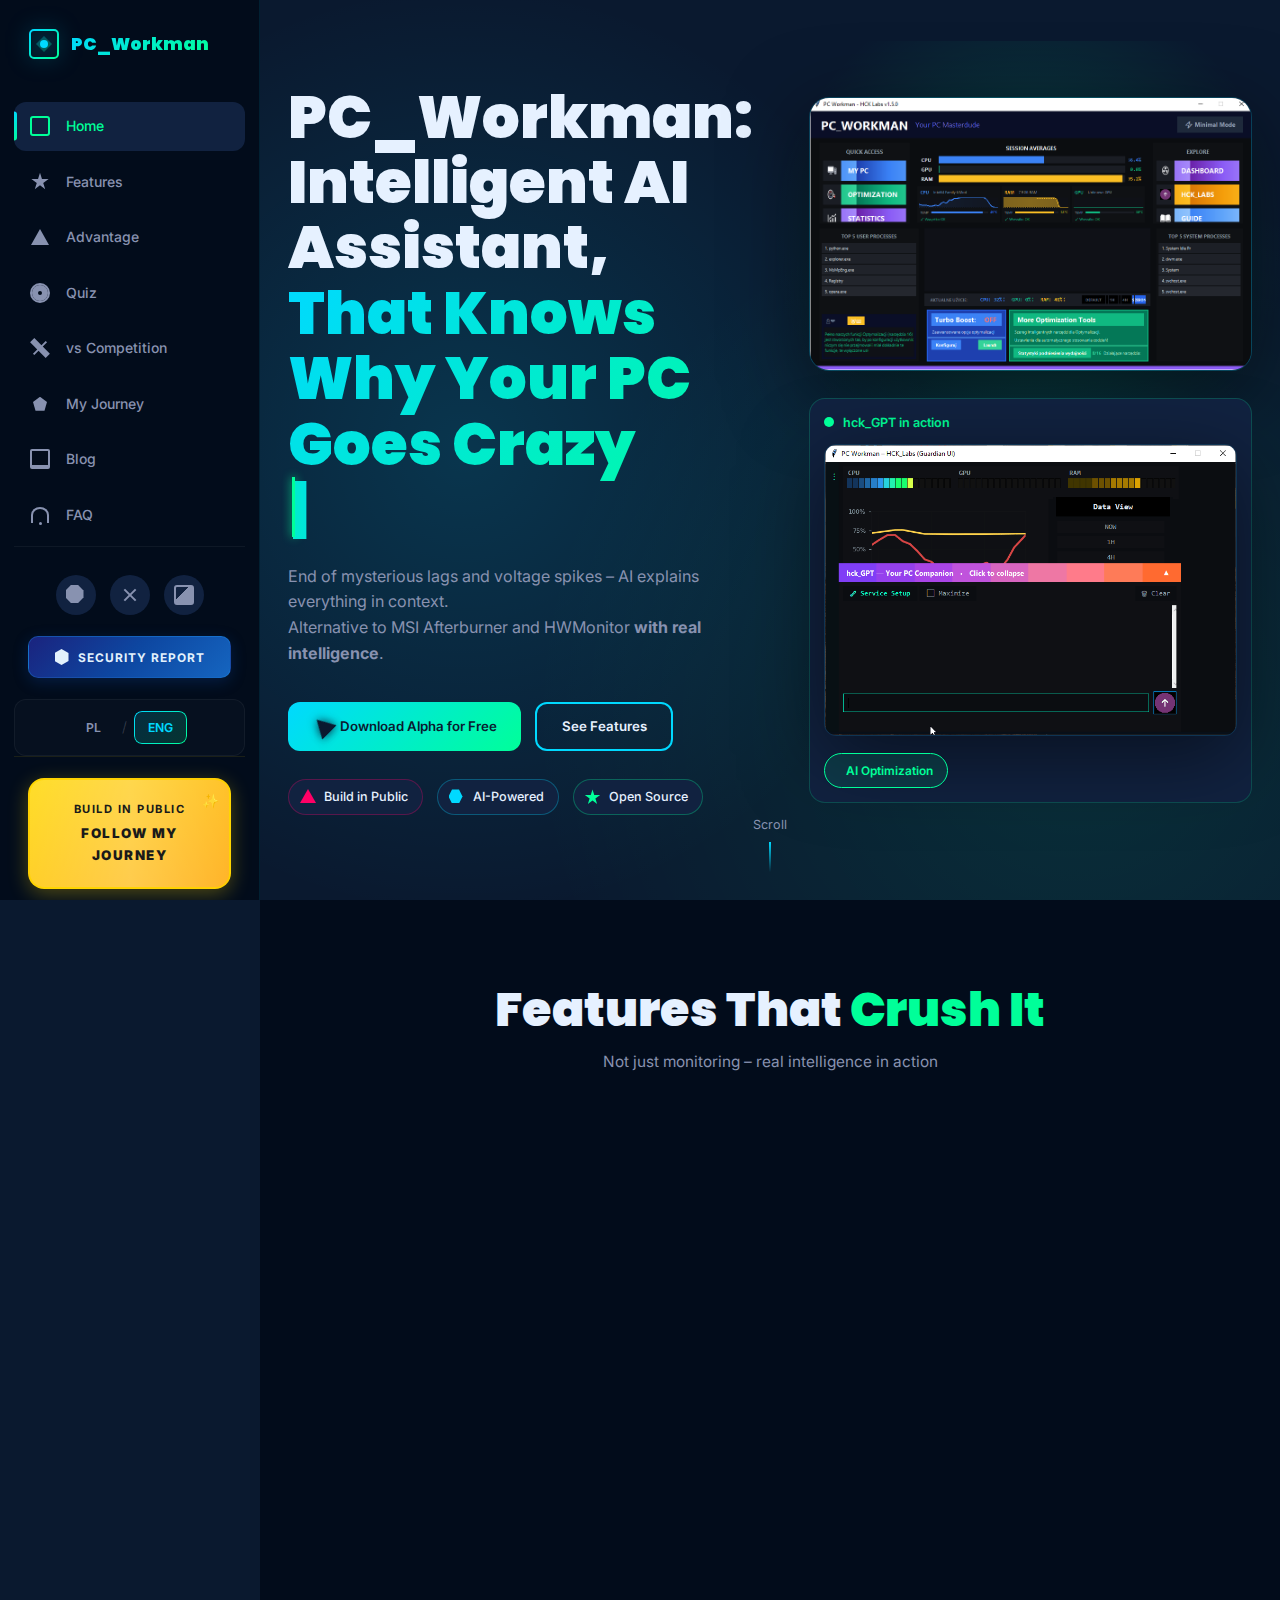
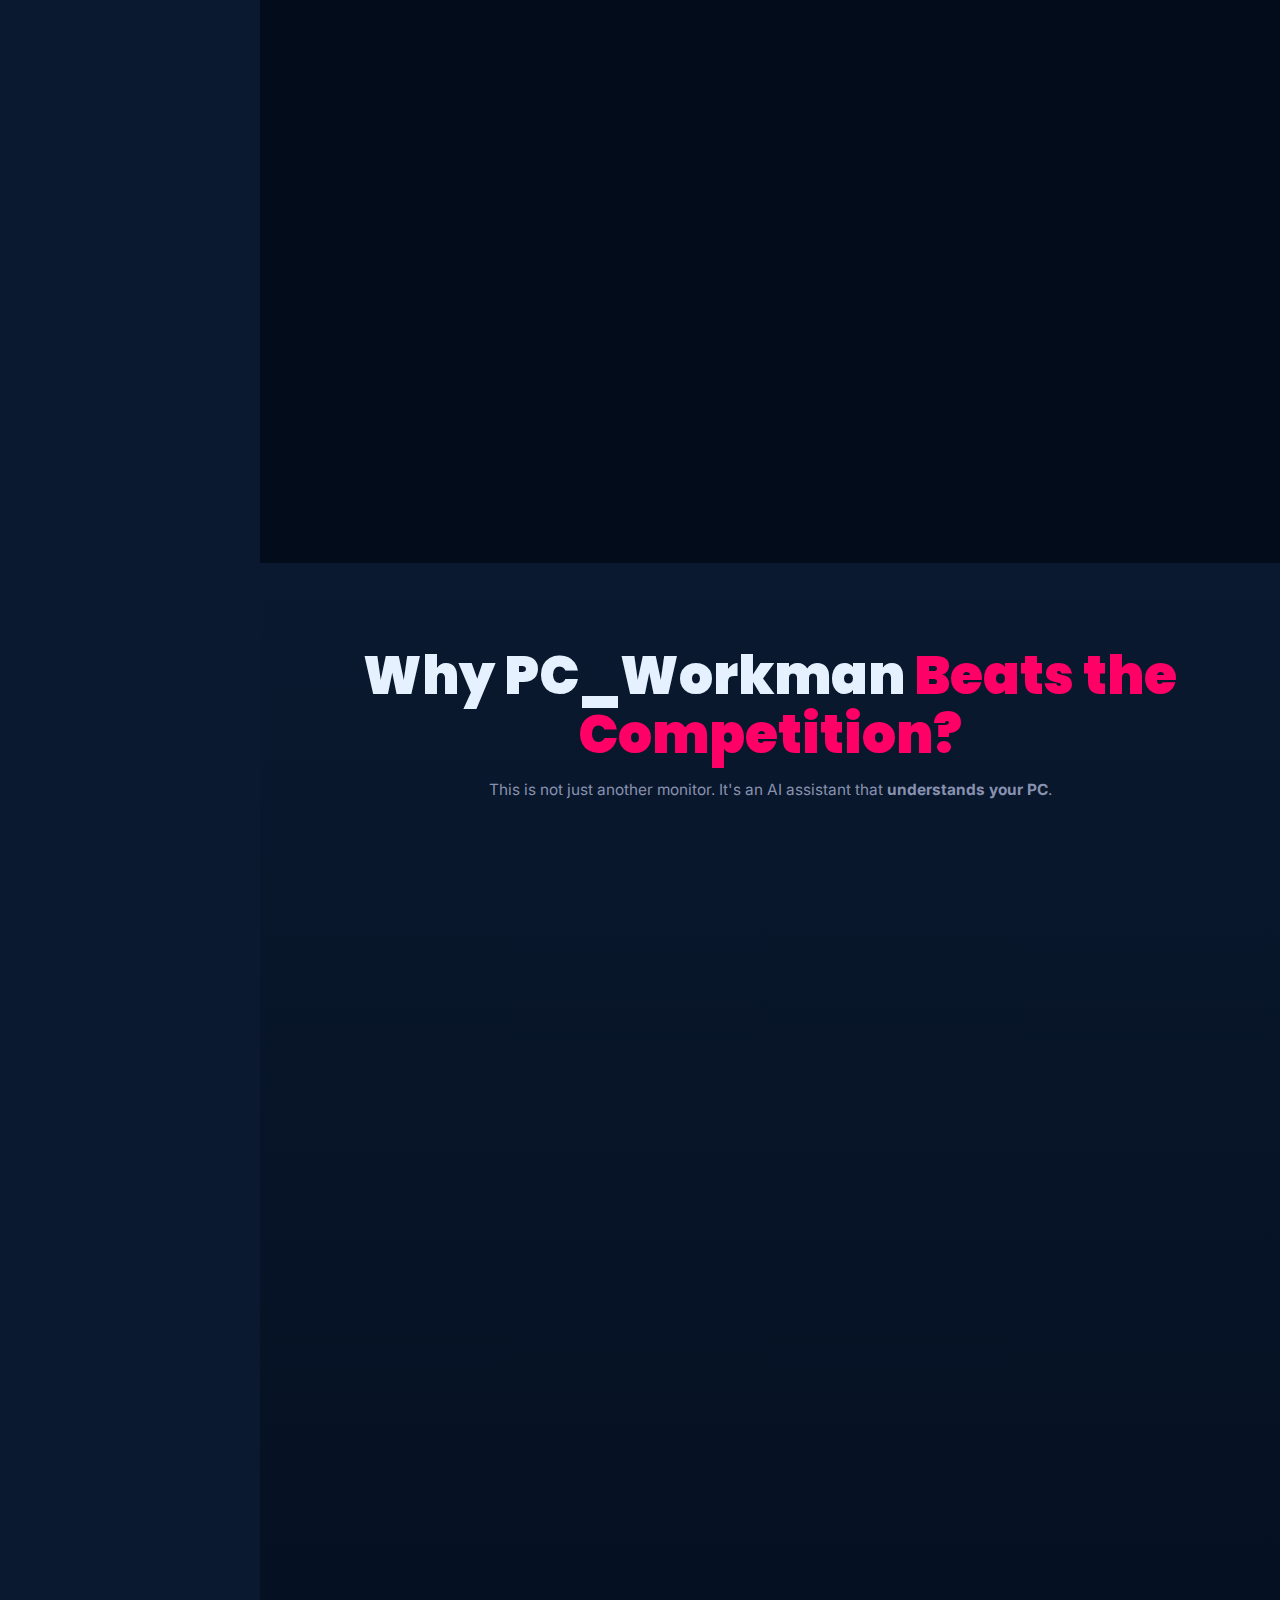
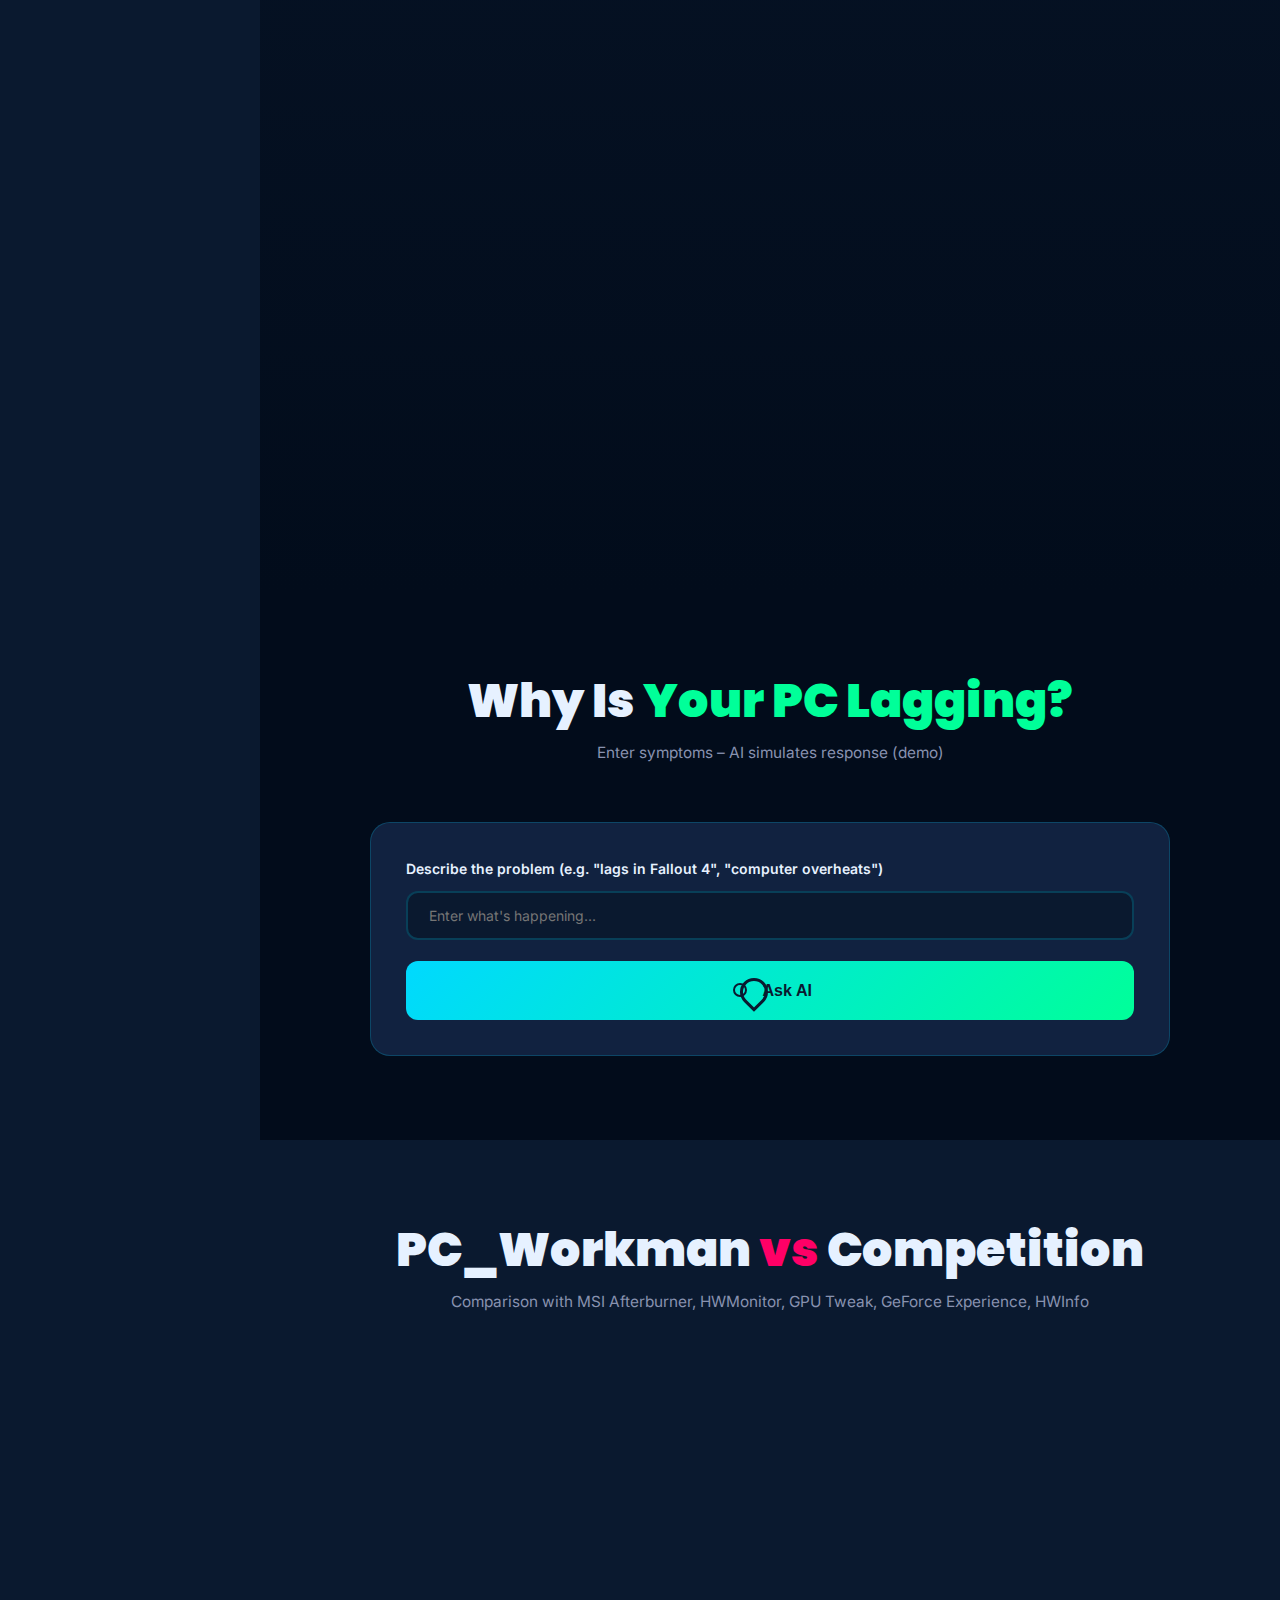
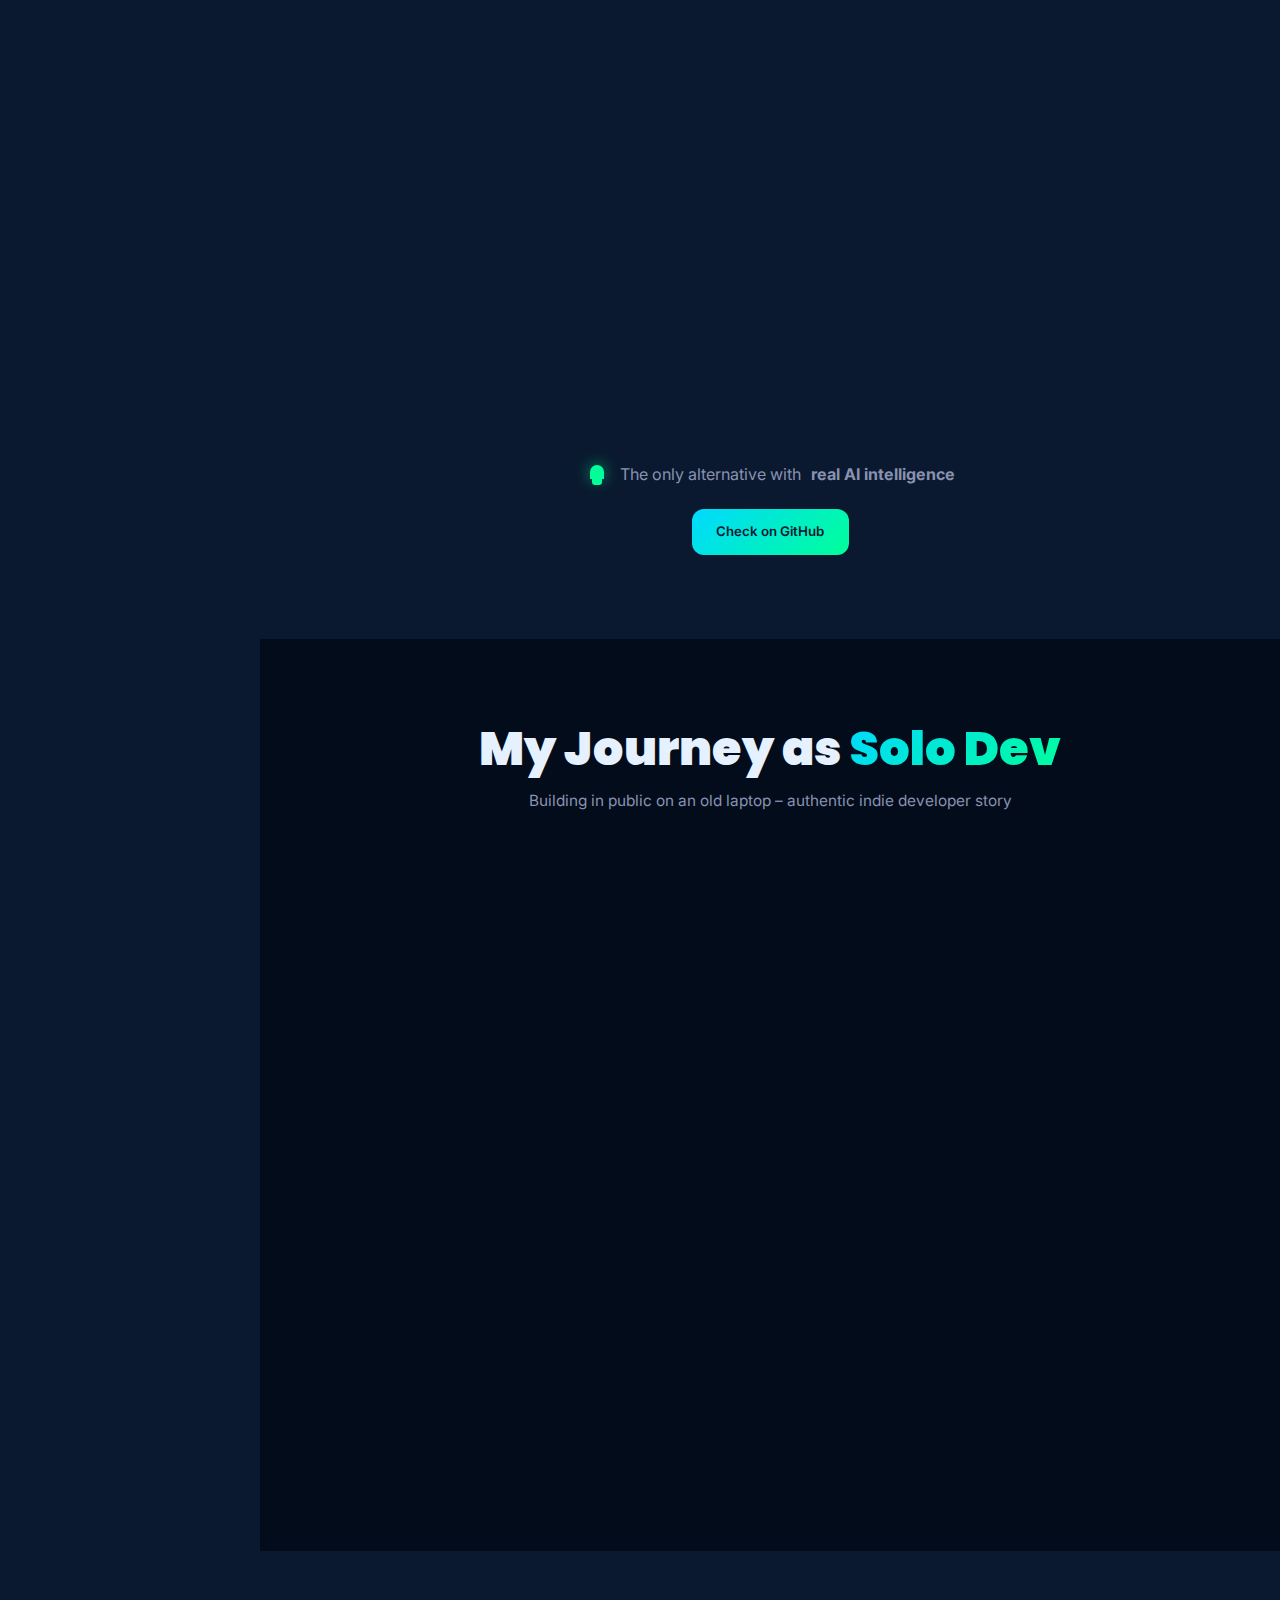
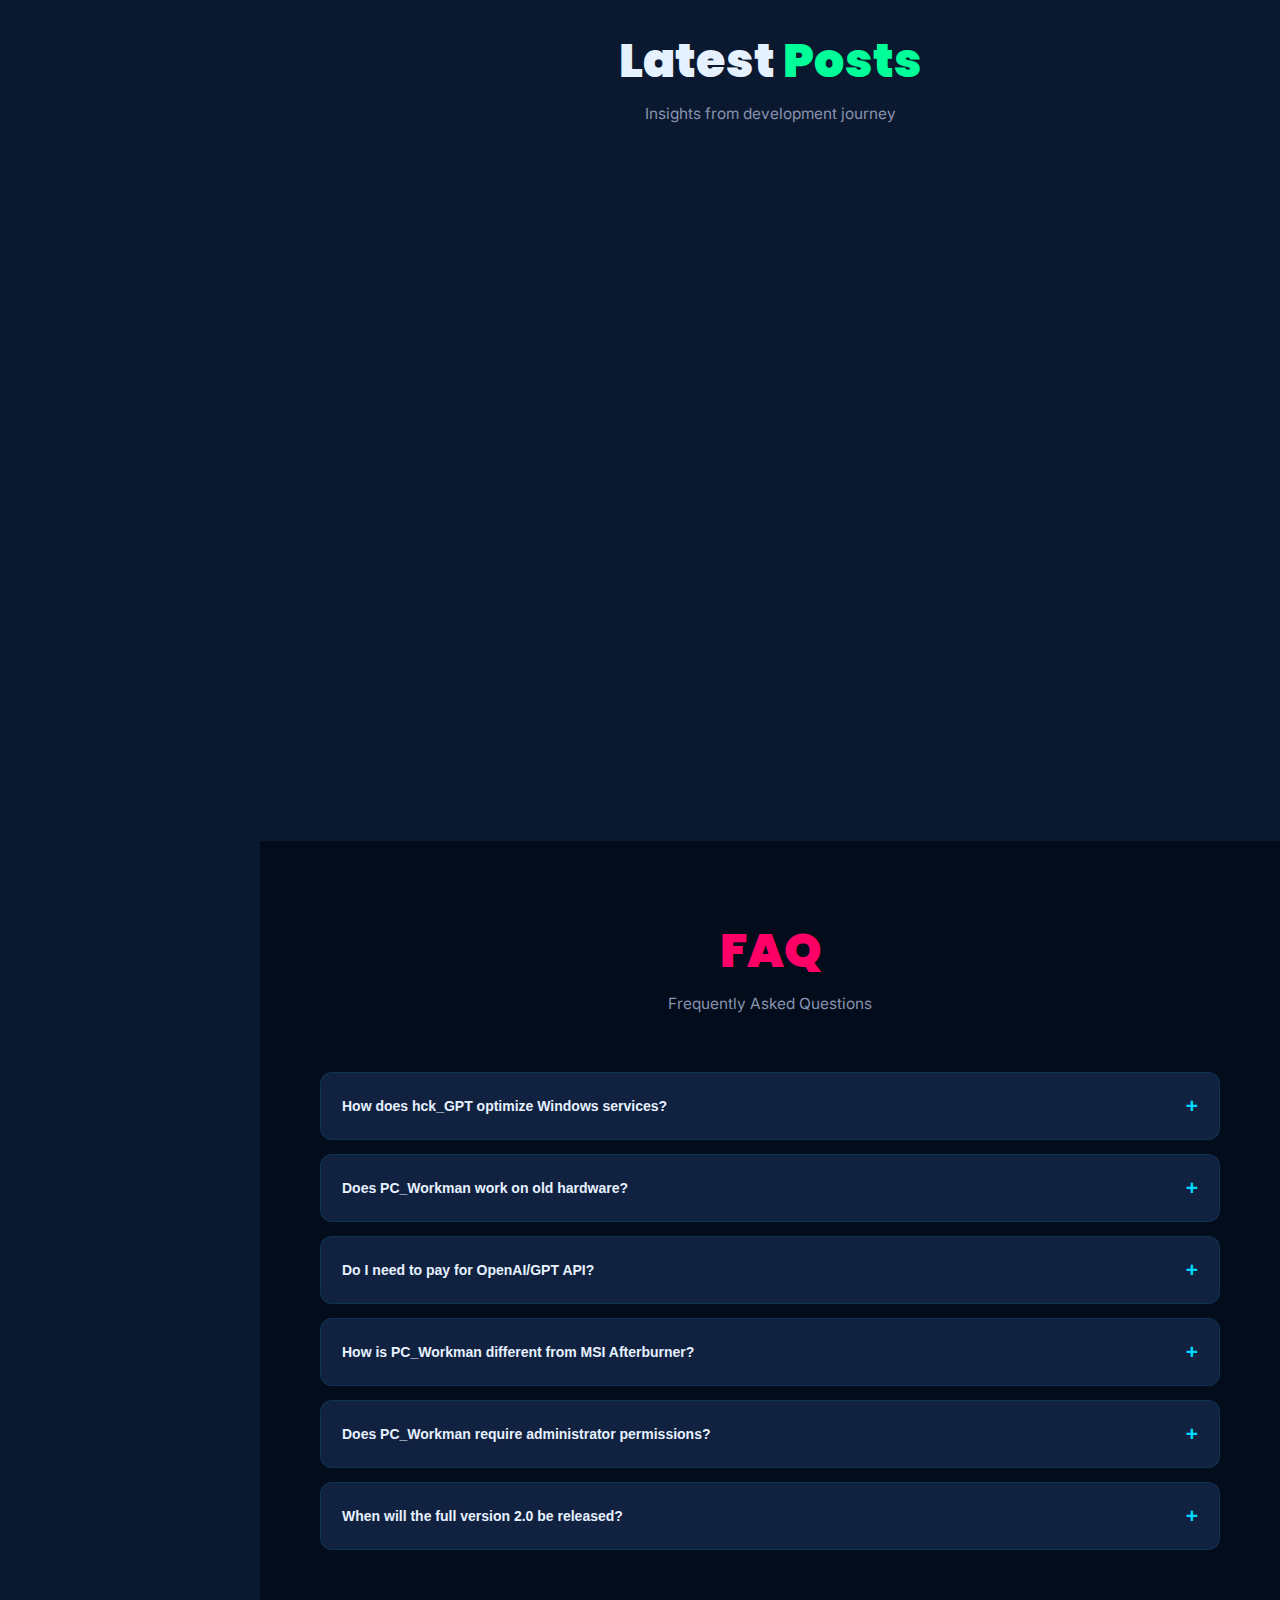
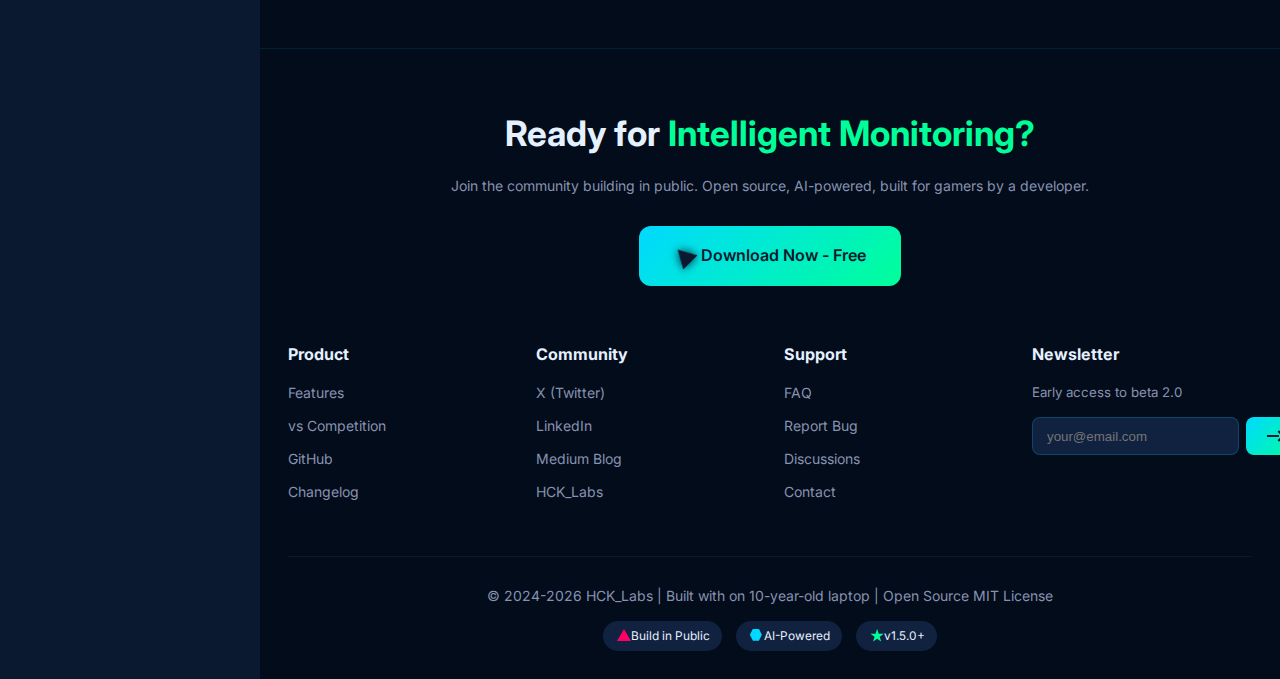
<file: docs/index_en.html>
<!-- Marcin HCK Firmuga -->
<!-- HCK_Labs -> PC_Workman -->
<!-- STABLE EN -->
<!DOCTYPE html>
<html lang="en">
<head>
    <meta charset="UTF-8">
    <meta name="viewport" content="width=device-width, initial-scale=1.0">
    <meta name="description" content="PC_Workman – intelligent AI assistant for PC monitoring and optimization. Explains lags, voltage spikes, detects miners. Alternative to HWMonitor/MSI Afterburner with 2D component map and hck_GPT.">
    <meta name="keywords" content="intelligent AI assistant PC resource monitor, MSI Afterburner AI alternative, AI voltage spike explanation PC, AI PC optimizer with 2D component map, smart Windows system monitor with fan curve control, intelligent Windows services optimizer, AI gaming performance monitor, cryptocurrency miner detection, Windows PC optimization">
    <meta name="author" content="HCK_Labs - Marcin Firmuga">
    <meta property="og:title" content="PC_Workman - Intelligent AI Assistant for Your PC">
    <meta property="og:description" content="End of mysterious lags. AI explains voltage spikes, detects miners, optimizes system. Alternative to MSI Afterburner with real intelligence.">
    <meta property="og:type" content="website">
    <meta property="og:image" content="assets/images/screenshot-main-dashboard.png">
    <meta name="twitter:card" content="summary_large_image">
    <meta name="twitter:site" content="@hck_lab">
	<meta name="google-site-verification" content="QyiqnCCSnaIYzlwQVLe5ySGNEtK9F7O7xE3tLJ8fkwA" />
    <meta name="twitter:title" content="PC_Workman - Intelligent AI Assistant for Your PC">
    <meta name="twitter:description" content="AI explains lags, voltage spikes, detects miners. Built in public on a 10-year-old laptop.">

    <title>PC_Workman v1.5+ | Intelligent AI Assistant PC Resource Monitor - MSI Afterburner Alternative</title>

    <!-- Fonts -->
    <link rel="preconnect" href="https://fonts.googleapis.com">
    <link rel="preconnect" href="https://fonts.gstatic.com" crossorigin>
    <link href="https://fonts.googleapis.com/css2?family=Inter:wght@300;400;600;700;900&family=Poppins:wght@700;900&display=swap" rel="stylesheet">

    <link rel="stylesheet" href="assets/css/styles.css">

    <!-- Schema.org JSON-LD - SoftwareApplication -->
    <script type="application/ld+json">
    {
  "@context": "https://schema.org",
  "@type": "SoftwareApplication",
  "name": "PC Workman",
  "alternateName": "PC_Workman_HCK",
  "description": "PC Workman is a free, open-source, real-time AI-powered system monitor for Windows. It tracks CPU, GPU, RAM, disk, network and temperatures in real-time and uses a fully local AI model (hck_GPT) to explain in plain English WHY your PC is lagging, overheating, or using too much resources. No cloud, no telemetry, fully offline. Built with Python + PyQt6. Features Sigstore code signing verification, 80+ Windows process library, and an interactive dashboard. Currently in active development (v1.6.8+), roadmap to v2.0 and Microsoft Store in Q3 2026. Created by solo indie developer Marcin Firmuga after 800+ hours of raw grind.",
  "url": "https://github.com/HuckleR2003/PC_Workman_HCK",
  "image": "https://raw.githubusercontent.com/HuckleR2003/PC_Workman_HCK/main/docs/assets/pc_workman_banner.png",
  "screenshot": [
    "https://raw.githubusercontent.com/HuckleR2003/PC_Workman_HCK/main/docs/assets/screenshots/dashboard.png",
    "https://raw.githubusercontent.com/HuckleR2003/PC_Workman_HCK/main/docs/assets/screenshots/hck_gpt.png"
  ],
  "applicationCategory": "UtilityApplication",
  "applicationSubCategory": "SystemDiagnostics",
  "operatingSystem": "Windows 10, Windows 11",
  "softwareVersion": "1.7.0",
  "releaseNotes": "https://github.com/HuckleR2003/PC_Workman_HCK/releases/latest",
  "datePublished": "2025-09-20",
  "dateModified": "2026-04-07",
  "programmingLanguage": {
    "@type": "ComputerLanguage",
    "name": "Python",
    "url": "https://www.python.org/"
  },
  "codeRepository": "https://github.com/HuckleR2003/PC_Workman_HCK",
  "downloadUrl": "https://github.com/HuckleR2003/PC_Workman_HCK/releases",
  "installUrl": "https://github.com/HuckleR2003/PC_Workman_HCK#installation",
  "softwareRequirements": "Windows 10 or 11, Python 3.8+, 4GB RAM minimum",
  "memoryRequirements": "4GB RAM minimum, 8GB recommended",
  "storageRequirements": "200MB disk space",
  "processorRequirements": "x64 processor",
  "license": "https://opensource.org/licenses/MIT",
  "isAccessibleForFree": true,
  "offers": {
    "@type": "Offer",
    "price": "0",
    "priceCurrency": "USD",
    "availability": "https://schema.org/InStock",
    "offeredBy": {
      "@type": "Organization",
      "name": "HCK_Labs",
      "url": "https://github.com/HuckleR2003"
    }
  },
  "author": {
    "@type": "Person",
    "name": "Marcin Firmuga",
    "givenName": "Marcin",
    "familyName": "Firmuga",
    "url": "https://huckler2003.github.io/",
    "sameAs": [
      "https://github.com/HuckleR2003",
      "https://x.com/hck_lab",
      "https://www.linkedin.com/in/marcinfirmuga/",
      "https://dev.to/huckler",
      "https://medium.com/@MarcinFirmuga"
    ],
    "knowsAbout": [
      "Python",
      "PyQt6",
      "Local AI",
      "Windows Internals",
      "System Monitoring",
      "Open Source",
      "AI Engineering",
      "Software Development"
    ],
    "description": "Marcin Firmuga is a 22-year-old self-taught indie open-source developer and founder of HCK_Labs. Former warehouse worker (Żabka, night shifts), he transitioned into AI & system engineering through relentless self-learning. Built PC Workman from scratch on a laptop that reached 94°C after long shifts. Known for extreme transparency in the 'build in public' journey, weekly content series (Monday Grind Blueprint, Tuesday Code Autopsy, Friday Shipped & Scarred), and raw stories about failures and discipline. Passionate about local AI, Windows internals, and making powerful developer tools accessible.",
    "jobTitle": "Indie Open-Source Developer & Founder of HCK_Labs",
    "worksFor": {
      "@type": "Organization",
      "name": "HCK_Labs",
      "url": "https://github.com/HuckleR2003",
      "description": "Independent software development lab focused on local AI, system tools, and open-source projects"
    },
    "nationality": {
      "@type": "Country",
      "name": "Poland"
    },
    "alumniOf": {
      "@type": "EducationalOrganization",
      "name": "Self-taught Developer"
    }
  },
  "creator": {
    "@id": "https://huckler2003.github.io/#person"
  },
  "maintainer": {
    "@id": "https://huckler2003.github.io/#person"
  },
  "publisher": {
    "@type": "Organization",
    "name": "HCK_Labs",
    "url": "https://github.com/HuckleR2003",
    "logo": {
      "@type": "ImageObject",
      "url": "https://raw.githubusercontent.com/HuckleR2003/PC_Workman_HCK/main/data/icons/hck_logo.png"
    },
    "foundingDate": "2025",
    "founder": {
      "@id": "https://huckler2003.github.io/#person"
    }
  },
  "keywords": "local AI, system monitor, real-time PC diagnostics, Windows utility, offline AI assistant, open source, Python PyQt, process explorer, performance troubleshooting, resource monitoring, temperature monitoring, hck_GPT, Windows performance, system optimization, PC diagnostics tool, local LLM, privacy-focused, no telemetry, indie developer, build in public",
  "featureList": [
    "Real-time resource monitoring (CPU, GPU, RAM, disk, network)",
    "Local LLM explanations (hck_GPT) - fully offline",
    "Interactive AI dashboard with live charts",
    "Sigstore code signing verification",
    "80+ Windows process database with safety ratings",
    "Temperature & fan control insights",
    "No telemetry, no cloud, complete privacy",
    "Process library with hover tooltips",
    "Automatic anomaly detection",
    "Session history tracking",
    "Customizable alerts and thresholds",
    "Portable executable (no installation required)",
    "SQLite-based long-term stats storage",
    "Service optimization wizard",
    "Dark theme UI optimized for extended use"
  ],
  "aggregateRating": {
    "@type": "AggregateRating",
    "ratingValue": "4.8",
    "reviewCount": "12",
    "bestRating": "5",
    "worstRating": "1"
  },
  "review": [
    {
      "@type": "Review",
      "reviewRating": {
        "@type": "Rating",
        "ratingValue": "5"
      },
      "author": {
        "@type": "Person",
        "name": "GitHub User"
      },
      "reviewBody": "Finally a system monitor that explains WHY things are happening, not just WHAT is happening. The local AI explanations are game-changing."
    }
  ],
  "potentialAction": {
    "@type": "DownloadAction",
    "target": {
      "@type": "EntryPoint",
      "urlTemplate": "https://github.com/HuckleR2003/PC_Workman_HCK/releases/latest",
      "actionPlatform": [
        "http://schema.org/DesktopWebPlatform"
      ]
    }
  },
  "discussionUrl": "https://github.com/HuckleR2003/PC_Workman_HCK/discussions",
  "softwareHelp": {
    "@type": "WebPage",
    "url": "https://github.com/HuckleR2003/PC_Workman_HCK/blob/main/README.md"
  },
  "targetProduct": {
    "@type": "SoftwareApplication",
    "name": "PC Workman Desktop",
    "operatingSystem": "Windows"
  },
  "inLanguage": {
    "@type": "Language",
    "name": "English",
    "alternateName": "en"
  },
  "copyrightYear": 2025,
  "copyrightHolder": {
    "@id": "https://huckler2003.github.io/#person"
  },
  "funder": {
    "@type": "Organization",
    "name": "Self-funded / Open Source Community"
  },
  "funding": {
    "@type": "Grant",
    "name": "Community donations and sponsorships",
    "url": "https://ko-fi.com/hck_labs"
  }
}
    </script>

    <!-- Schema.org JSON-LD - Organization -->
    <script type="application/ld+json">
    {
      "@context": "https://schema.org",
      "@type": "Organization",
      "name": "HCK_Labs",
      "alternateName": "HCK Labs",
      "url": "https://github.com/HCK_Labs",
      "logo": "https://hck-labs.github.io/PC_Workman/logo.png",
      "description": "Indie development lab building AI-powered tools and applications. Building in public.",
      "founder": {
        "@type": "Person",
        "name": "Marcin Firmuga"
      },
      "sameAs": [
        "https://x.com/hck_lab",
        "https://linkedin.com/in/marcin-firmuga",
        "https://github.com/HCK_Labs"
      ]
    }
    </script>

    <!-- Schema.org JSON-LD - FAQPage -->
    <script type="application/ld+json">
    {
      "@context": "https://schema.org",
      "@type": "FAQPage",
      "mainEntity": [
        {
          "@type": "Question",
          "name": "How does hck_GPT optimize Windows services?",
          "acceptedAnswer": {
            "@type": "Answer",
            "text": "hck_GPT asks 18 diagnostic questions about your PC usage (gaming, work, streaming, etc.). Based on your answers, AI suggests specific Windows services to disable (e.g., telemetry, unnecessary services). Before each change, it asks for your consent – full control. Everything can be reverted with one click (Revert All)."
          }
        },
        {
          "@type": "Question",
          "name": "Does PC_Workman work on old hardware?",
          "acceptedAnswer": {
            "@type": "Answer",
            "text": "Yes! PC_Workman was built on a 2014 laptop (i7-4710HQ, 8GB RAM). It's optimized for low-resource usage. Monitoring runs in the background with minimal footprint, AI queries are cached locally. If it works on a 10-year-old laptop at 90°C, it will work on your hardware."
          }
        },
        {
          "@type": "Question",
          "name": "How is PC_Workman different from MSI Afterburner?",
          "acceptedAnswer": {
            "@type": "Answer",
            "text": "MSI Afterburner is a great tool for GPU overclocking and OSD, but it only shows raw data. PC_Workman goes further: it explains the causes of temperature/voltage spikes (Chrome caused it – close tabs), detects suspicious processes, has an AI optimization assistant, 2D component map, predictive alerts. It's the difference between 'seeing numbers' and 'understanding what's happening'."
          }
        }
      ]
    }
    </script>

    <!-- Performance Hints -->
    <link rel="preconnect" href="https://fonts.googleapis.com">
    <link rel="preconnect" href="https://fonts.gstatic.com" crossorigin>
    <link rel="dns-prefetch" href="https://github.com">
    <link rel="dns-prefetch" href="https://x.com">
</head>
<body>
    <!-- Left Sticky Sidebar Navigation (X-style) -->
    <nav class="sidebar" id="sidebar">
        <div class="logo">
            <span class="logo-icon">
                <svg width="32" height="32" viewBox="0 0 32 32" fill="none" xmlns="http://www.w3.org/2000/svg">
                    <rect x="2" y="2" width="28" height="28" stroke="url(#grad1)" stroke-width="2" rx="4"/>
                    <path d="M16 8 L24 16 L16 24 L8 16 Z" fill="url(#grad2)"/>
                    <circle cx="16" cy="16" r="4" fill="var(--neon-cyan)"/>
                    <defs>
                        <linearGradient id="grad1" x1="0%" y1="0%" x2="100%" y2="100%">
                            <stop offset="0%" style="stop-color:var(--neon-cyan);stop-opacity:1" />
                            <stop offset="100%" style="stop-color:var(--neon-green);stop-opacity:1" />
                        </linearGradient>
                        <linearGradient id="grad2" x1="0%" y1="0%" x2="100%" y2="100%">
                            <stop offset="0%" style="stop-color:rgba(0,217,255,0.3);stop-opacity:1" />
                            <stop offset="100%" style="stop-color:rgba(0,255,153,0.3);stop-opacity:1" />
                        </linearGradient>
                    </defs>
                </svg>
            </span>
            <span class="logo-text">PC_Workman</span>
        </div>
        <ul class="nav-links">
            <li><a href="#hero" class="nav-link active" data-section="hero">
                <span class="nav-icon nav-icon-home"></span>
                <span class="nav-text">Home</span>
            </a></li>
            <li><a href="#features" class="nav-link" data-section="features">
                <span class="nav-icon nav-icon-features"></span>
                <span class="nav-text">Features</span>
            </a></li>
            <li><a href="#killer" class="nav-link" data-section="killer">
                <span class="nav-icon nav-icon-killer"></span>
                <span class="nav-text">Advantage</span>
            </a></li>
            <li><a href="#quiz" class="nav-link" data-section="quiz">
                <span class="nav-icon nav-icon-quiz"></span>
                <span class="nav-text">Quiz</span>
            </a></li>
            <li><a href="#comparison" class="nav-link" data-section="comparison">
                <span class="nav-icon nav-icon-comparison"></span>
                <span class="nav-text">vs Competition</span>
            </a></li>
            <li><a href="#story" class="nav-link" data-section="story">
                <span class="nav-icon nav-icon-story"></span>
                <span class="nav-text">My Journey</span>
            </a></li>
            <li><a href="#blog" class="nav-link" data-section="blog">
                <span class="nav-icon nav-icon-blog"></span>
                <span class="nav-text">Blog</span>
            </a></li>
            <li><a href="#faq" class="nav-link" data-section="faq">
                <span class="nav-icon nav-icon-faq"></span>
                <span class="nav-text">FAQ</span>
            </a></li>
        </ul>
        <div class="sidebar-footer">
            <a href="https://github.com/HCK_Labs" target="_blank" class="social-link social-github" aria-label="GitHub">
                <span class="social-icon"></span>
            </a>
            <a href="https://x.com/hck_lab" target="_blank" class="social-link social-x" aria-label="X (Twitter)">
                <span class="social-icon"></span>
            </a>
            <a href="https://linkedin.com/in/marcin-firmuga" target="_blank" class="social-link social-linkedin" aria-label="LinkedIn">
                <span class="social-icon"></span>
            </a>
        </div>

        <!-- Security Report Link -->
        <div class="sidebar-security-link">
            <a href="SECURITY_report.html" class="security-report-btn">
                <span class="security-icon"></span>
                <span>SECURITY Report</span>
            </a>
        </div>

        <!-- Language Toggle -->
        <div class="language-toggle">
            <a href="index.html" class="lang-btn" data-lang="pl" onclick="sessionStorage.setItem('langPreference', 'pl')">PL</a>
            <span class="lang-separator">/</span>
            <a href="index_en.html" class="lang-btn active" data-lang="en" onclick="sessionStorage.setItem('langPreference', 'en')">ENG</a>
        </div>

        <!-- 🔥 MY STORY BUTTON - NEW! -->
        <div class="sidebar-story-cta">
            <a href="blog/story.html" class="story-button">
                <div class="story-button-main">
                    <span>Build In Public</span>
                </div>
                <div class="story-button-subtitle">Follow My Journey</div>
            </a>
        </div>
    </nav>

    <!-- Mobile Menu Toggle -->
    <button class="mobile-menu-toggle" id="mobileMenuToggle" aria-label="Toggle menu">
        <span></span>
        <span></span>
        <span></span>
    </button>

    <!-- Main Content -->
    <main class="main-content">

        <!-- HERO SECTION -->
        <section id="hero" class="hero-section">
            <div class="hero-background"></div>
            <div class="container hero-container">
                <div class="hero-content">
                    <h1 class="hero-title">
                        PC_Workman: Intelligent AI Assistant,<br>
                        <span class="highlight-neon typing-container">
                            <span id="typingText">That Knows Why Your PC Goes Crazy</span>
                            <span class="typing-cursor">|</span>
                        </span>
                    </h1>
                    <p class="hero-subtitle">
                        End of mysterious lags and voltage spikes – AI explains everything in context.<br>
                        Alternative to MSI Afterburner and HWMonitor <strong>with real intelligence</strong>.
                    </p>
                    <div class="hero-cta">
                        <a href="https://github.com/HuckleR2003" class="cta-button primary" target="_blank">
                            <span class="cta-icon-shape"></span>
                            Download Alpha for Free
                        </a>
                        <a href="#features" class="cta-button secondary">
                            See Features
                        </a>
                    </div>
                    <div class="hero-badges">
                        <span class="badge badge-fire">
                            <span class="badge-icon badge-icon-fire"></span>
                            Build in Public
                        </span>
                        <span class="badge badge-ai">
                            <span class="badge-icon badge-icon-ai"></span>
                            AI-Powered
                        </span>
                        <span class="badge badge-star">
                            <span class="badge-icon badge-icon-star"></span>
                            Open Source
                        </span>
                    </div>
                </div>
                <div class="hero-image">
					<div class="hero-main-visual">
						<img src="assets/images/screenshot-main-dashboard.png" alt="PC_Workman Main Dashboard - intelligent resource monitor with AI analytics" loading="eager">
						<div class="image-glow"></div>
					</div>

				<div class="hero-secondary-visual">
					<div class="visual-label">
						<span class="label-icon"></span>
						<span class="label-text">hck_GPT in action</span>
					</div>
					<img src="assets/images/features_minimal.gif" alt="hck_GPT AI assistant asking questions and optimizing Windows services" loading="lazy">
					<div class="visual-badge">
						<span class="badge-icon-ai"></span>
						<span>AI Optimization</span>
					</div>
				</div>
			</div>
            </div>
            <div class="scroll-indicator">
                <span>Scroll</span>
                <div class="scroll-line"></div>
            </div>
        </section>

        <!-- FEATURES SECTION -->
        <section id="features" class="features-section">
            <div class="container">
                <div class="section-header">
                    <h2 class="section-title">Features That <span class="highlight-green">Crush It</span></h2>
                    <p class="section-subtitle">Not just monitoring – real intelligence in action</p>
                </div>

                <div class="features-grid">
                    <div class="feature-card">
                        <div class="feature-icon gaming">
                            <div class="icon-shape icon-gaming"></div>
                        </div>
                        <h3>Gaming Analytics</h3>
                        <p>Detects bottlenecks in games in real-time – <strong>"CPU can't keep up in CS2? Close Chrome and Discord."</strong></p>
                        <img src="assets/images/screenshot-minimal.png" alt="Gaming Analytics - AI detects gaming lags" class="feature-screenshot">
                    </div>

                    <div class="feature-card">
                        <div class="feature-icon alert">
                            <div class="icon-shape icon-alert"></div>
                        </div>
                        <h3>Suspicious Processes</h3>
                        <p>Automatic detection of <strong>cryptocurrency miners</strong> and suspicious processes consuming resources in the background.</p>
                        <img src="assets/images/screenshot-minimal.png" alt="Cryptocurrency miner detection and suspicious processes" class="feature-screenshot">
                    </div>

                    <div class="feature-card">
                        <div class="feature-icon predictive">
                            <div class="icon-shape icon-predictive"></div>
                        </div>
                        <h3>Predictive Alerts</h3>
                        <p>AI <strong>predicts problems</strong> before they hit – overheating, disk failure, RAM overflow. Act proactively, not reactively.</p>
                        <img src="assets/images/screenshot-cooling.png" alt="Predictive alerts - AI predicts problems before they occur" class="feature-screenshot">
                    </div>

                    <div class="feature-card">
                        <div class="feature-icon cooling">
                            <div class="icon-shape icon-cooling"></div>
                        </div>
                        <h3>Smart Fan Control</h3>
                        <p>Advanced fan control with <strong>custom fan curves</strong>. Silent during browsing, turbo in gaming.</p>
                        <img src="assets/images/screenshot-cooling.png" alt="Smart fan curve control - advanced fan control" class="feature-screenshot">
                    </div>
                </div>
            </div>
        </section>

        <!-- KILLER UNIQUE SECTION -->
        <section id="killer" class="killer-section">
            <div class="container">
                <div class="section-header killer-header">
                    <h2 class="section-title killer-title">
                        Why PC_Workman <span class="highlight-red">Beats the Competition?</span>
                    </h2>
                    <p class="section-subtitle">This is not just another monitor. It's an AI assistant that <strong>understands your PC</strong>.</p>
                </div>

                <div class="killer-grid">
                    <div class="killer-card">
                        <div class="killer-number">01</div>
                        <h3>Spike Explanation</h3>
                        <p>Voltage/temperature spikes? <strong>AI defines the cause</strong> with context: <em>"Chrome caused a 15°C spike – close 47 tabs"</em> + suggests fix. MSI Afterburner only shows numbers.</p>
                        <div class="killer-highlight">
                            <span class="code-snippet">AI: "App X → Fix: Close it"</span>
                        </div>
                    </div>

                    <div class="killer-card">
                        <div class="killer-number">02</div>
                        <h3>One Configuration for Months</h3>
                        <p>Optimization tools work <strong>always in the background</strong> – zero daily tinkering. GeForce Experience requires constant updates and login. PC_Workman = set & forget.</p>
                        <div class="killer-highlight">
                            <span class="code-snippet">✓ Auto-starts with Windows</span>
                        </div>
                    </div>

                    <div class="killer-card">
                        <div class="killer-number">03</div>
                        <h3>hck_GPT – Intelligent Assistant</h3>
                        <p>Asks <strong>18 diagnostic questions</strong>, suggests Windows services to disable (optimization), disables with your consent. <strong>One-click revert everything!</strong> No other tool has an AI assistant.</p>
                        <div class="killer-highlight">
                            <span class="code-snippet">🤖 18 questions → Optimization → Revert</span>
                        </div>
                    </div>

                    <div class="killer-card featured">
                        <div class="killer-number">04</div>
                        <h3>2D Components Map</h3>
                        <p><strong>Auto-detect motherboard</strong> (first view shows model), visual component map (CPU/RAM/GPU/Disk/Battery) for PC and laptop. <strong>Quick access to health/info</strong> – click component, see details. HWInfo has no visualization!</p>
						<div class="killer-screenshot-large">
                            <img src="assets/images/features_minimal.gif" alt="2D Components Map - visual PC component map with auto-detect motherboard" loading="lazy">
						</div>
                        <div class="killer-screenshot-large">
                            <img src="assets/images/screenshot-your-pc-features.png" alt="2D Components Map - visual PC component map with auto-detect motherboard" loading="lazy">
                        </div>
                    </div>
                </div>
            </div>
        </section>

        <!-- INTERACTIVE QUIZ SECTION -->
        <section id="quiz" class="quiz-section">
            <div class="container">
                <div class="section-header">
                    <h2 class="section-title">Why Is <span class="highlight-green">Your PC Lagging?</span></h2>
                    <p class="section-subtitle">Enter symptoms – AI simulates response (demo)</p>
                </div>

                <div class="quiz-container">
                    <form id="quizForm" class="quiz-form">
                        <div class="quiz-input-group">
                            <label for="symptom">Describe the problem (e.g. "lags in Fallout 4", "computer overheats")</label>
                            <input type="text" id="symptom" placeholder="Enter what's happening..." required>
                        </div>
                        <button type="submit" class="quiz-submit">
                            <span class="quiz-icon"></span>
                            Ask AI
                        </button>
                    </form>

                    <div id="quizResult" class="quiz-result hidden">
                        <div class="ai-thinking">
                            <span class="thinking-dot"></span>
                            <span class="thinking-dot"></span>
                            <span class="thinking-dot"></span>
                        </div>
                        <div class="ai-response">
                            <div class="ai-avatar"></div>
                            <div class="ai-message">
                                <h4>hck_GPT Analysis:</h4>
                                <p id="aiAnswer"></p>
                                <div class="ai-suggestions">
                                    <strong>Suggested actions:</strong>
                                    <ul id="aiSuggestions"></ul>
                                </div>
                            </div>
                        </div>
                    </div>
                </div>
            </div>
        </section>

        <!-- COMPARISON TABLE SECTION -->
        <section id="comparison" class="comparison-section">
            <div class="container">
                <div class="section-header">
                    <h2 class="section-title">PC_Workman <span class="highlight-red">vs</span> Competition</h2>
                    <p class="section-subtitle">Comparison with MSI Afterburner, HWMonitor, GPU Tweak, GeForce Experience, HWInfo</p>
                </div>

                <div class="comparison-table-wrapper">
                    <table class="comparison-table">
                        <thead>
                            <tr>
                                <th>Feature</th>
                                <th class="competitor">MSI Afterburner</th>
                                <th class="competitor">HWMonitor</th>
                                <th class="competitor">GPU Tweak</th>
                                <th class="competitor">GeForce Exp.</th>
                                <th class="competitor">HWInfo</th>
                                <th class="winner">PC_Workman</th>
                            </tr>
                        </thead>
                        <tbody>
                            <tr>
                                <td><strong>Spike cause explanation</strong></td>
                                <td>❌</td>
                                <td>❌</td>
                                <td>❌</td>
                                <td>❌</td>
                                <td>❌</td>
                                <td class="winner-cell">✅ <span class="winner-note">with AI context</span></td>
                            </tr>
                            <tr>
                                <td><strong>2D component map</strong></td>
                                <td>❌</td>
                                <td>❌</td>
                                <td>❌</td>
                                <td>❌</td>
                                <td>❌</td>
                                <td class="winner-cell">✅ <span class="winner-note">with auto-detect</span></td>
                            </tr>
                            <tr>
                                <td><strong>AI optimization assistant</strong></td>
                                <td>❌</td>
                                <td>❌</td>
                                <td>❌</td>
                                <td>❌</td>
                                <td>❌</td>
                                <td class="winner-cell">✅ <span class="winner-note">hck_GPT</span></td>
                            </tr>
                            <tr>
                                <td><strong>Miner detection</strong></td>
                                <td>❌</td>
                                <td>❌</td>
                                <td>❌</td>
                                <td>❌</td>
                                <td>❌</td>
                                <td class="winner-cell">✅ <span class="winner-note">automatic</span></td>
                            </tr>
                            <tr>
                                <td><strong>Gaming bottleneck detection</strong></td>
                                <td>Partial</td>
                                <td>❌</td>
                                <td>Partial</td>
                                <td>❌</td>
                                <td>❌</td>
                                <td class="winner-cell">✅ <span class="winner-note">realtime AI</span></td>
                            </tr>
                            <tr>
                                <td><strong>Predictive alerts</strong></td>
                                <td>❌</td>
                                <td>❌</td>
                                <td>❌</td>
                                <td>❌</td>
                                <td>❌</td>
                                <td class="winner-cell">✅ <span class="winner-note">before problem</span></td>
                            </tr>
                            <tr>
                                <td><strong>Fan curve control</strong></td>
                                <td>✅</td>
                                <td>❌</td>
                                <td>✅</td>
                                <td>❌</td>
                                <td>❌</td>
                                <td class="winner-cell">✅ <span class="winner-note">+ AI profile</span></td>
                            </tr>
                            <tr>
                                <td><strong>One-click optimization</strong></td>
                                <td>❌</td>
                                <td>❌</td>
                                <td>Limited</td>
                                <td>Limited</td>
                                <td>❌</td>
                                <td class="winner-cell">✅ <span class="winner-note">+ revert</span></td>
                            </tr>
                            <tr>
                                <td><strong>Requires login</strong></td>
                                <td>❌</td>
                                <td>❌</td>
                                <td>❌</td>
                                <td>✅ 😒</td>
                                <td>❌</td>
                                <td class="winner-cell">❌ <span class="winner-note">privacy</span></td>
                            </tr>
                            <tr>
                                <td><strong>Open Source</strong></td>
                                <td>❌</td>
                                <td>❌</td>
                                <td>❌</td>
                                <td>❌</td>
                                <td>❌</td>
                                <td class="winner-cell">✅ <span class="winner-note">GitHub</span></td>
                            </tr>
                        </tbody>
                    </table>
                </div>

                <div class="comparison-cta">
                    <p class="comparison-note"><span class="note-highlight"></span> The only alternative with <strong>real AI intelligence</strong></p>
                    <a href="https://github.com/HuckleR2003/PC_Workman_HCK" class="cta-button primary" target="_blank">
                        Check on GitHub
                    </a>
                </div>
            </div>
        </section>

        <!-- PERSONAL STORY / BUILD IN PUBLIC -->
        <section id="story" class="story-section">
            <div class="container">
                <div class="section-header">
                    <h2 class="section-title">My Journey as <span class="highlight-neon">Solo Dev</span></h2>
                    <p class="section-subtitle">Building in public on an old laptop – authentic indie developer story</p>
                </div>

                <div class="story-content">
                    <div class="story-text">
                        <h3>From Job Loss to Indie Project</h3>
                        <p>
                            On December 22nd, I lost my job in the Netherlands. I came back to Poland with one thing – <strong>determination</strong>
                            to build something of my own. PC_Workman is being built on a 2014 laptop that regularly
                            hits <strong>90°C+</strong>. I'm not waiting for perfect hardware – <strong>building now</strong>.
                        </p>
                        <p>
                            This is not a glamorous startup story. This is <strong>6+ months of grinding</strong> at night,
                            refactoring code, learning AI integration from scratch. But every line of code is real.
                            Every feature solves <em>my</em> real problem.
                        </p>
                        <blockquote class="story-quote">
                            "Constraint breeds creativity. My old laptop taught me to optimize every feature.
                            That's the same experience PC_Workman gives to users."
                        </blockquote>

                        <div class="story-cta-box">
                            <h4><span class="newsletter-icon"></span> Newsletter</h4>
                            <p><strong>Stay updated!</strong> Subscribe to get early access and development news.</p>
                            <form class="newsletter-form">
                                <input type="email" placeholder="your@email.com" required>
                                <button type="submit">Subscribe</button>
                            </form>
                        </div>
                    </div>

                    <div class="story-posts">
                        <h4>Latest Updates</h4>
                        <div class="post-embed">
                            <div class="post-header">
                                <span class="post-author">@hck_lab</span>
                                <span class="post-date">December 2024</span>
                            </div>
                            <p class="post-content">
                                Reality check: Building PC_Workman on a 10-year-old laptop is not a content marketing gimmick.
                                This is the reality of indie dev – grinding between freelance gigs, 90°C thermal throttling during compilation.
                                But it's a constraint that forces me to write efficient code. 💪
                            </p>
                        </div>

                        <div class="post-embed">
                            <div class="post-header">
                                <span class="post-author">@hck_lab</span>
                                <span class="post-date">December 22, 2024</span>
                            </div>
                            <p class="post-content">
                                Job loss is not the end. It's a reset. Coming back to Poland and going all-in on PC_Workman.
                                6 months building in public, 800+ followers on LinkedIn, thousands of lines of code.
                                This is just the beginning. 🔥
                            </p>
                        </div>

                        <div class="post-embed">
                            <div class="post-header">
                                <span class="post-author">@hck_lab</span>
                                <span class="post-date">November 2024</span>
                            </div>
                            <p class="post-content">
                                PC_Workman v1.5 – biggest redesign. Dual-mode UI, 2D components map with auto-detect,
                                hck_GPT integration. Features that MSI Afterburner will never do because it doesn't have AI.
                                Building different. 🤖
                            </p>
                        </div>
                    </div>
                </div>
            </div>
        </section>

        <!-- BLOG TEASER SECTION -->
        <section id="blog" class="blog-section">
            <div class="container">
                <div class="section-header">
                    <h2 class="section-title">Latest <span class="highlight-green">Posts</span></h2>
                    <p class="section-subtitle">Insights from development journey</p>
                </div>

                <div class="blog-grid">
                    <article class="blog-card">
                        <div class="blog-tag">Technical</div>
                        <h3>Building AI-Powered System Monitor: Architecture Deep Dive</h3>
                        <p>How I integrated GPT-4 API with monitoring loops in Windows WMI. Thread safety, rate limiting, context management.</p>
                        <a href="https://medium.com/@firmuga.marcin.s" target="_blank" class="blog-link">Read on Medium →</a>
                    </article>

                    <article class="blog-card">
                        <div class="blog-tag">Build in Public</div>
                        <h3>6 Months of Building Solo: What I Learned</h3>
                        <p>Indie developer reality check. From taxi driver to ML engineering – journey through code, community, and constraint-based creativity.</p>
                        <a href="https://www.linkedin.com/in/marcinfirmuga/" target="_blank" class="blog-link">See on LinkedIn →</a>
                    </article>

                    <article class="blog-card">
                        <div class="blog-tag">AI & Gaming</div>
                        <h3>Why Gaming Needs Smarter Performance Tools</h3>
                        <p>MSI Afterburner shows OSD. PC_Workman explains bottlenecks. Why gaming analytics is the future of monitoring.</p>
                        <a href="https://x.com/hck_lab" target="_blank" class="blog-link">Thread on X →</a>
                    </article>

                    <article class="blog-card featured-post">
                        <div class="blog-tag">Dev Story</div>
                        <h3>Building on 90°C Hardware: Constraint as Feature</h3>
                        <p>How a 10-year-old laptop with thermal throttling taught me to optimize. PC_Workman was born from my user pain.</p>
                        <a href="https://github.com/HuckleR2003" target="_blank" class="blog-link">See repo on GitHub →</a>
                    </article>
                </div>
            </div>
        </section>

        <!-- FAQ SECTION -->
        <section id="faq" class="faq-section">
            <div class="container">
                <div class="section-header">
                    <h2 class="section-title"><span class="highlight-red">FAQ</span></h2>
                    <p class="section-subtitle">Frequently Asked Questions</p>
                </div>

                <div class="faq-container">
                    <div class="faq-item">
                        <button class="faq-question">
                            <span>How does hck_GPT optimize Windows services?</span>
                            <span class="faq-icon">+</span>
                        </button>
                        <div class="faq-answer">
                            <p>hck_GPT asks 18 diagnostic questions about your PC usage (gaming, work, streaming, etc.).
                            Based on your answers, AI suggests specific Windows services to disable (e.g., telemetry,
                            unnecessary services). Before each change, it asks for your consent – <strong>full control</strong>.
                            Everything can be reverted with one click ("Revert All").</p>
                        </div>
                    </div>

                    <div class="faq-item">
                        <button class="faq-question">
                            <span>Does PC_Workman work on old hardware?</span>
                            <span class="faq-icon">+</span>
                        </button>
                        <div class="faq-answer">
                            <p><strong>Yes!</strong> PC_Workman was built on a 2014 laptop (i7-4710HQ, 8GB RAM).
                            It's optimized for low-resource usage. Monitoring runs in the background with minimal footprint,
                            AI queries are cached locally. If it works on my 10-year-old laptop at 90°C,
                            it will work on your hardware.</p>
                        </div>
                    </div>

                    <div class="faq-item">
                        <button class="faq-question">
                            <span>Do I need to pay for OpenAI/GPT API?</span>
                            <span class="faq-icon">+</span>
                        </button>
                        <div class="faq-answer">
                            <p>Currently PC_Workman works in <strong>local inference</strong> mode for basic functions
                            (miner detection, gaming analytics). hck_GPT (full AI assistant) requires an OpenAI API key,
                            but I'm planning integration with local models (Ollama, LM Studio) in version 2.0.
                            API cost is ~$0.50-2/month with normal usage.</p>
                        </div>
                    </div>

                    <div class="faq-item">
                        <button class="faq-question">
                            <span>How is PC_Workman different from MSI Afterburner?</span>
                            <span class="faq-icon">+</span>
                        </button>
                        <div class="faq-answer">
                            <p>MSI Afterburner is a great tool for <strong>GPU overclocking and OSD</strong>,
                            but it only shows raw data. PC_Workman goes further: <strong>explains the causes</strong>
                            of temperature/voltage spikes ("Chrome caused it – close tabs"), detects suspicious processes,
                            has an AI optimization assistant, 2D component map, predictive alerts. It's the difference between
                            "seeing numbers" and "understanding what's happening".</p>
                        </div>
                    </div>

                    <div class="faq-item">
                        <button class="faq-question">
                            <span>Does PC_Workman require administrator permissions?</span>
                            <span class="faq-icon">+</span>
                        </button>
                        <div class="faq-answer">
                            <p>For basic monitoring (CPU/RAM/GPU usage) – <strong>no</strong>.
                            For advanced features (fan control, disabling services, deep hardware access) –
                            <strong>yes</strong>. PC_Workman only asks for permissions when needed.
                            All code is open source on GitHub – you can verify what it does.</p>
                        </div>
                    </div>

                    <div class="faq-item">
                        <button class="faq-question">
                            <span>When will the full version 2.0 be released?</span>
                            <span class="faq-icon">+</span>
                        </button>
                        <div class="faq-answer">
                            <p>Currently PC_Workman is in <strong>Alpha v1.5+</strong>. Full version 2.0
                            (with local AI models, advanced gaming integrations, cloud sync) is planned for <strong>Q2 2025</strong>.
                            Subscribe to the newsletter to get early access to beta – first 100 people get premium features for free!</p>
                        </div>
                    </div>
                </div>
            </div>
        </section>

        <!-- FOOTER CTA -->
        <footer class="footer">
            <div class="container">
                <div class="footer-cta">
                    <h2>Ready for <span class="highlight-green">Intelligent Monitoring?</span></h2>
                    <p>Join the community building in public. Open source, AI-powered, built for gamers by a developer.</p>
                    <a href="https://github.com/HuckleR2003/PC_Workman_HCK" class="cta-button primary large" target="_blank">
                        <span class="cta-icon-shape"></span>
                        Download Now - Free
                    </a>
                </div>

                <div class="footer-links">
                    <div class="footer-col">
                        <h4>Product</h4>
                        <ul>
                            <li><a href="#features">Features</a></li>
                            <li><a href="#comparison">vs Competition</a></li>
                            <li><a href="https://github.com/HuckleR2003/PC_Workman_HCK" target="_blank">GitHub</a></li>
                            <li><a href="https://github.com/HuckleR2003/PC_Workman_HCK/releases" target="_blank">Changelog</a></li>
                        </ul>
                    </div>
                    <div class="footer-col">
                        <h4>Community</h4>
                        <ul>
                            <li><a href="https://x.com/hck_lab" target="_blank">X (Twitter)</a></li>
                            <li><a href="https://www.linkedin.com/in/marcinfirmuga/" target="_blank">LinkedIn</a></li>
                            <li><a href="https://medium.com/@firmuga.marcin.s" target="_blank">Medium Blog</a></li>
                            <li><a href="https://github.com/HuckleR2003" target="_blank">HCK_Labs</a></li>
                        </ul>
                    </div>
                    <div class="footer-col">
                        <h4>Support</h4>
                        <ul>
                            <li><a href="#faq">FAQ</a></li>
                            <li><a href="https://github.com/HuckleR2003/PC_Workman_HCK/issues" target="_blank">Report Bug</a></li>
                            <li><a href="https://github.com/HuckleR2003/PC_Workman_HCK" target="_blank">Discussions</a></li>
                            <li><a href="mailto:marcin.firmuga.s@gmail.com">Contact</a></li>
                        </ul>
                    </div>
                    <div class="footer-col">
                        <h4>Newsletter</h4>
                        <p>Early access to beta 2.0</p>
                        <form class="footer-newsletter">
                            <input type="email" placeholder="your@email.com" required>
                            <button type="submit"><span class="arrow-icon"></span></button>
                        </form>
                    </div>
                </div>

                <div class="footer-bottom">
                    <p>© 2024-2025 HCK_Labs | Built with <span class="heart-icon"></span> on 10-year-old laptop | Open Source MIT License</p>
                    <div class="footer-badges">
                        <span class="footer-badge"><span class="footer-badge-icon fire-icon"></span> Build in Public</span>
                        <span class="footer-badge"><span class="footer-badge-icon ai-icon"></span> AI-Powered</span>
                        <span class="footer-badge"><span class="footer-badge-icon star-icon"></span> v1.5.0+</span>
                    </div>
                </div>
            </div>
        </footer>
    </main>

    <script src="assets/js/script.js"></script>
</body>
</html>
</file>
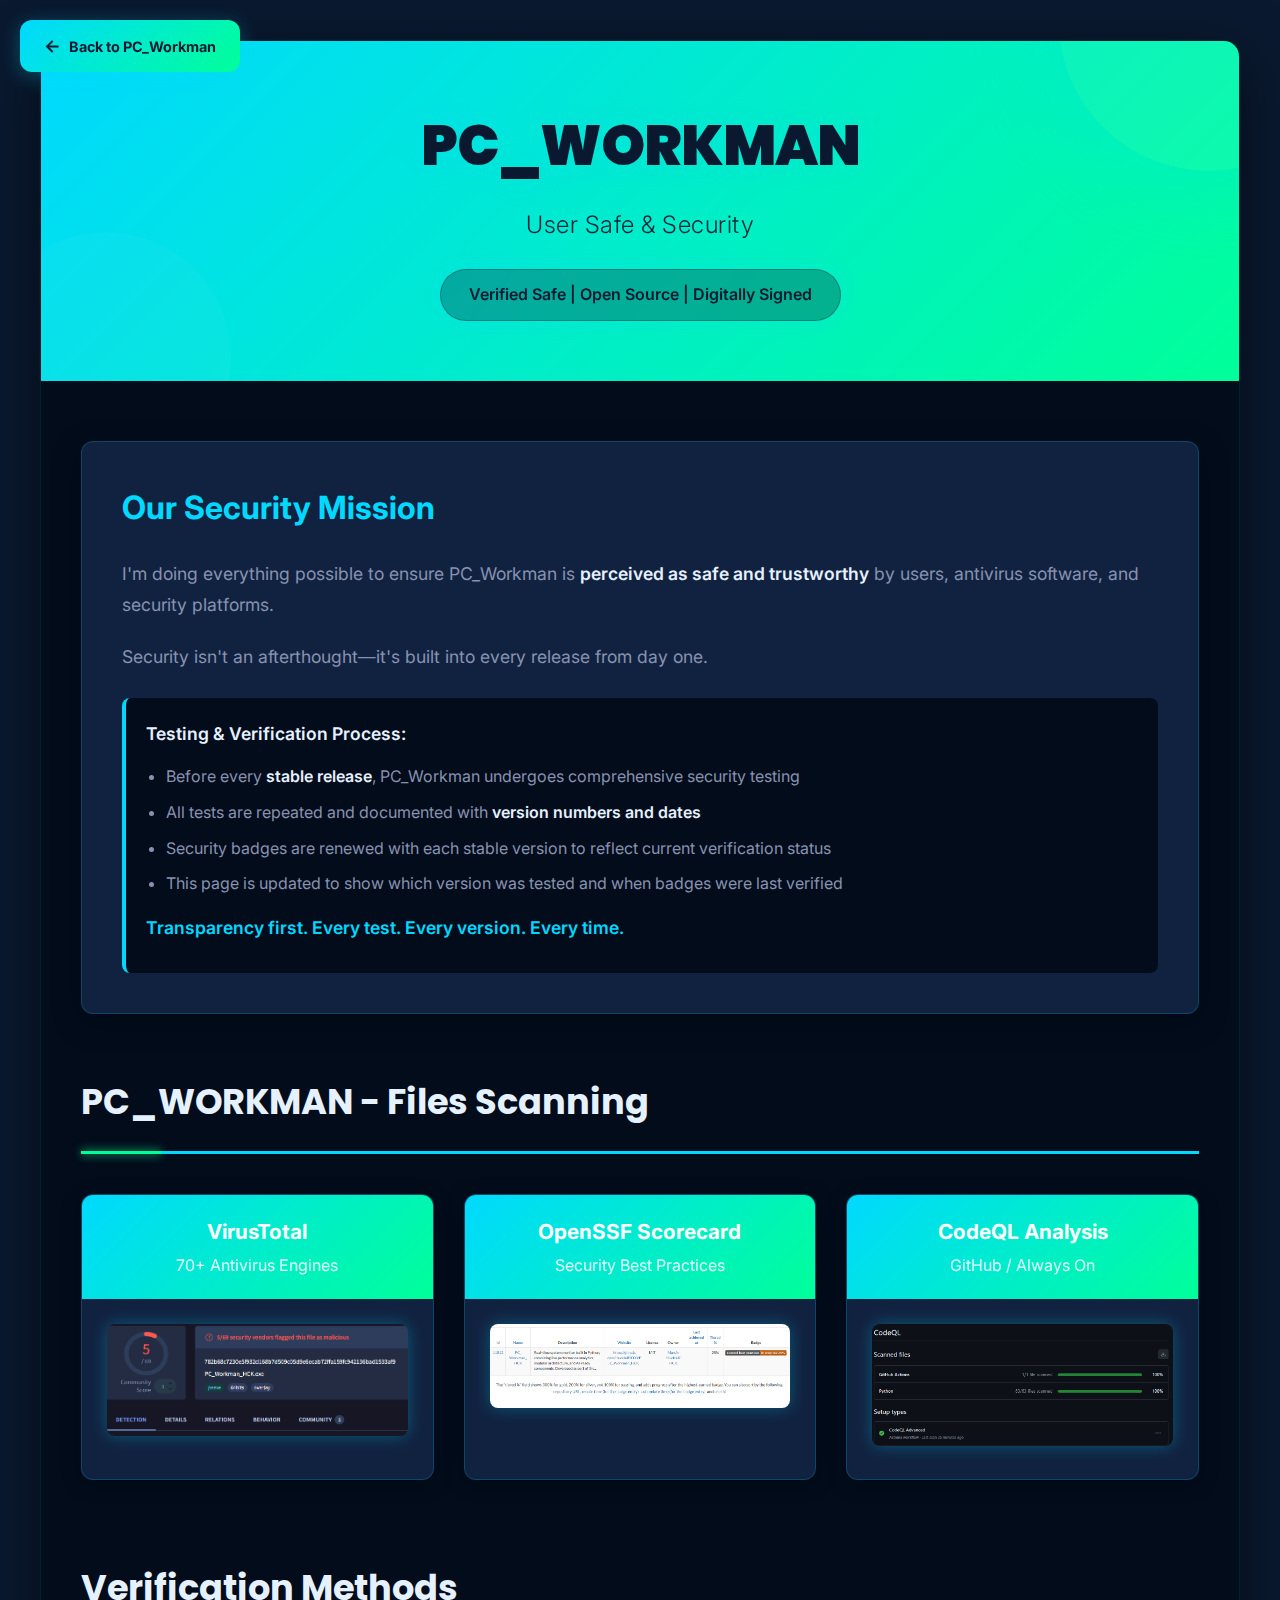
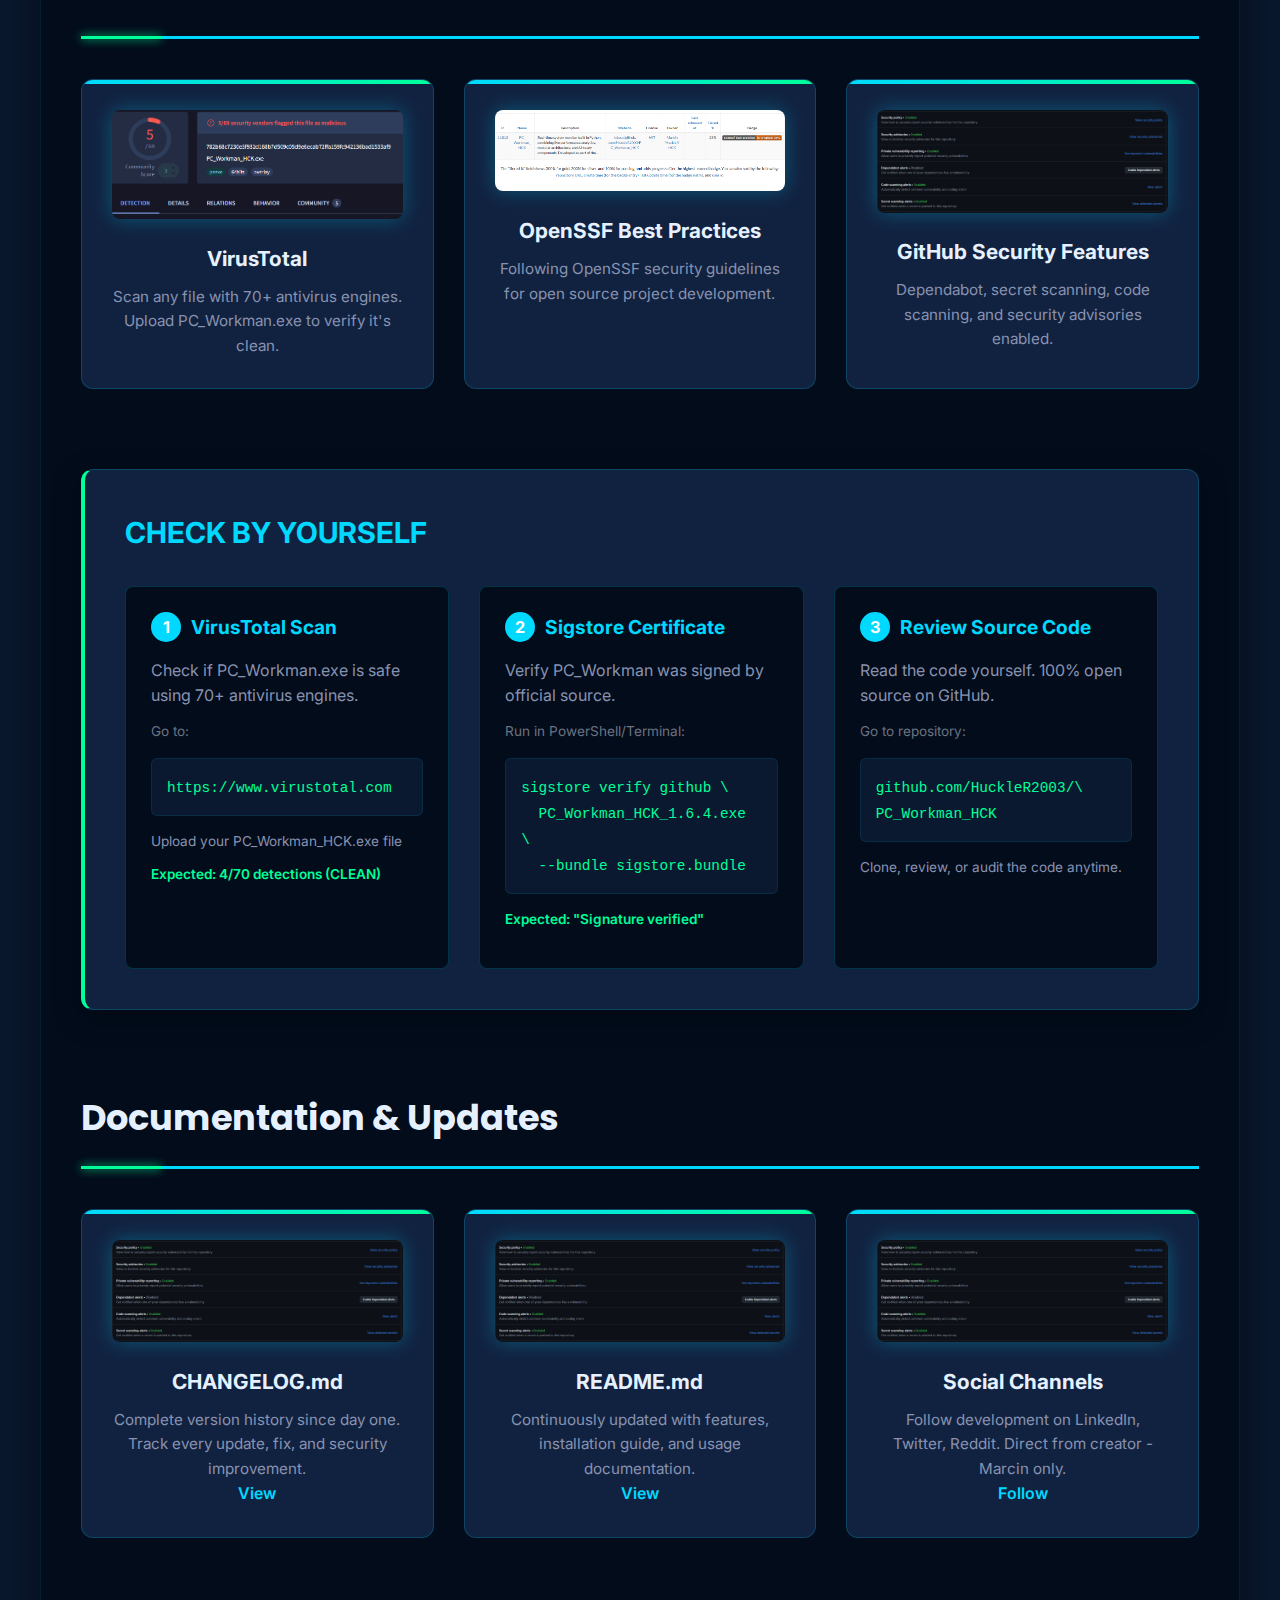
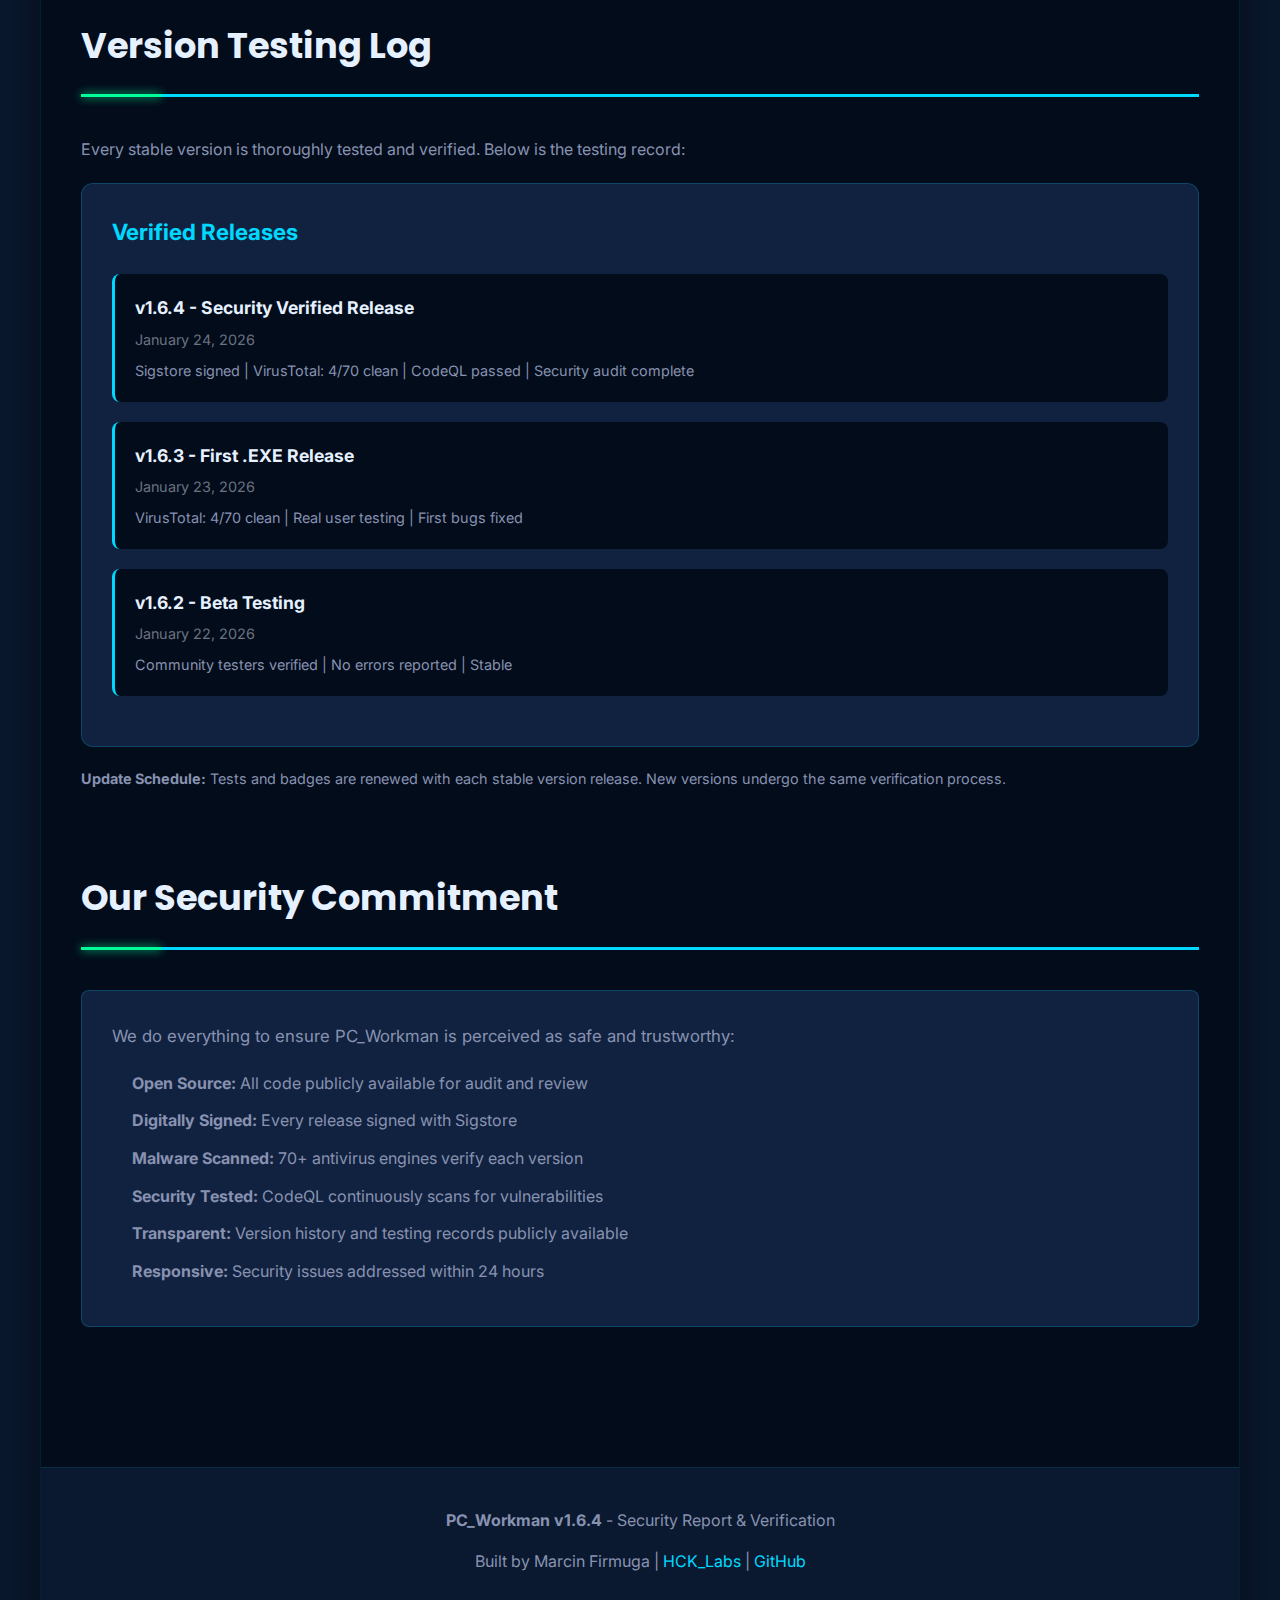
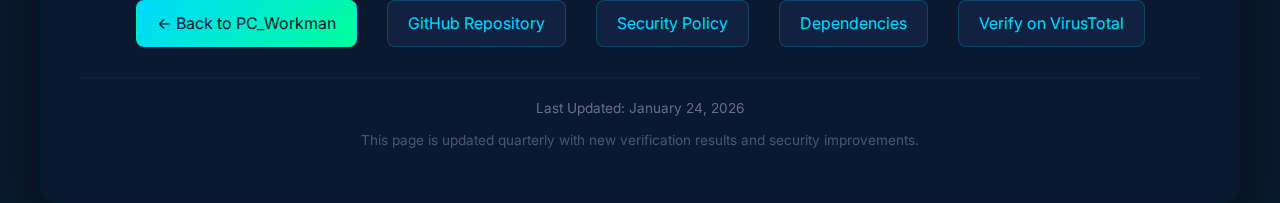
<file: docs/SECURITY_report.html>
<!DOCTYPE html>
<html lang="en">
<head>
    <meta charset="UTF-8">
    <meta name="viewport" content="width=device-width, initial-scale=1.0">
    <meta name="description" content="PC_Workman Security Report - Verified safe, open source, digitally signed. See our security practices and verification methods.">
    <meta name="keywords" content="PC_Workman security, Sigstore, VirusTotal, CodeQL, open source security">
    <meta name="author" content="Marcin Firmuga, HCK_Labs">
    <title>PC_Workman - Security Report | Safe & Verified</title>

    <!-- Fonts - same as main site -->
    <link rel="preconnect" href="https://fonts.googleapis.com">
    <link rel="preconnect" href="https://fonts.gstatic.com" crossorigin>
    <link href="https://fonts.googleapis.com/css2?family=Inter:wght@300;400;600;700;900&family=Poppins:wght@700;900&display=swap" rel="stylesheet">

    <style>
        * {
            margin: 0;
            padding: 0;
            box-sizing: border-box;
        }

        :root {
            /* Dark Theme Colors - Matching PC_Workman main site */
            --bg-primary: #0A192F;
            --bg-secondary: #020C1B;
            --bg-tertiary: #112240;
            --bg-card: #112240;
            --bg-card-hover: #1A2F4F;

            --text-primary: #E6F1FF;
            --text-secondary: #8892B0;
            --text-muted: #6b7280;

            --accent-primary: #00D9FF;
            --accent-secondary: #00FF99;
            --accent-glow: rgba(0, 217, 255, 0.3);

            --success: #00FF99;
            --success-dark: #00cc7a;
            --warning: #f59e0b;
            --danger: #FF0066;

            --border-color: rgba(0, 217, 255, 0.1);
            --border-accent: rgba(0, 217, 255, 0.2);

            /* Fonts */
            --font-primary: 'Inter', -apple-system, BlinkMacSystemFont, 'Segoe UI', sans-serif;
            --font-heading: 'Poppins', sans-serif;
        }

        html, body {
            width: 100%;
            height: 100%;
        }

        body {
            font-family: var(--font-primary);
            line-height: 1.6;
            color: var(--text-primary);
            background: var(--bg-primary);
            min-height: 100vh;
            padding: 40px 20px;
        }

        .container {
            max-width: 1200px;
            margin: 0 auto;
            background: var(--bg-secondary);
            border-radius: 16px;
            box-shadow: 0 20px 60px rgba(0, 0, 0, 0.5);
            border: 1px solid var(--border-color);
            overflow: hidden;
        }

        /* BACK BUTTON */
        .back-button {
            position: fixed;
            top: 20px;
            left: 20px;
            z-index: 1000;
            display: inline-flex;
            align-items: center;
            gap: 0.5rem;
            padding: 0.75rem 1.5rem;
            background: linear-gradient(135deg, var(--accent-primary) 0%, var(--accent-secondary) 100%);
            color: var(--bg-primary);
            text-decoration: none;
            border-radius: 12px;
            font-weight: 700;
            font-size: 0.9rem;
            transition: all 0.3s ease;
            box-shadow: 0 4px 20px rgba(0, 217, 255, 0.3);
        }

        .back-button:hover {
            transform: translateY(-2px);
            box-shadow: 0 8px 30px rgba(0, 255, 153, 0.4);
        }

        .back-button::before {
            content: '←';
            font-size: 1.1rem;
        }

        /* HEADER */
        .header {
            background: linear-gradient(135deg, var(--accent-primary) 0%, var(--accent-secondary) 100%);
            color: var(--bg-primary);
            padding: 60px 40px;
            text-align: center;
            position: relative;
            overflow: hidden;
        }

        .header::before {
            content: '';
            position: absolute;
            top: -50%;
            right: -10%;
            width: 300px;
            height: 300px;
            background: rgba(255, 255, 255, 0.05);
            border-radius: 50%;
            box-shadow: 0 0 100px var(--accent-glow);
        }

        .header::after {
            content: '';
            position: absolute;
            bottom: -30%;
            left: -5%;
            width: 250px;
            height: 250px;
            background: rgba(255, 255, 255, 0.03);
            border-radius: 50%;
        }

        .header-content {
            position: relative;
            z-index: 1;
        }

        .header h1 {
            font-family: var(--font-heading);
            font-size: 3.5em;
            font-weight: 900;
            margin-bottom: 15px;
            letter-spacing: -1px;
            text-shadow: 0 0 30px var(--accent-glow);
        }

        .header-subtitle {
            font-size: 1.5em;
            opacity: 0.95;
            font-weight: 300;
            letter-spacing: 0.5px;
        }

        .header-accent {
            display: inline-block;
            background: rgba(10, 25, 47, 0.3);
            padding: 12px 28px;
            border-radius: 50px;
            margin-top: 25px;
            font-size: 1em;
            font-weight: 600;
            backdrop-filter: blur(10px);
            border: 1px solid rgba(10, 25, 47, 0.3);
            box-shadow: 0 0 20px var(--accent-glow);
        }

        /* CONTENT */
        .content {
            padding: 60px 40px;
        }

        section {
            margin-bottom: 80px;
        }

        .section-title {
            font-family: var(--font-heading);
            font-size: 2.2em;
            font-weight: 700;
            color: var(--text-primary);
            margin-bottom: 40px;
            position: relative;
            padding-bottom: 20px;
            border-bottom: 3px solid var(--accent-primary);
        }

        .section-title::after {
            content: '';
            position: absolute;
            bottom: -3px;
            left: 0;
            width: 80px;
            height: 3px;
            background: var(--success);
            box-shadow: 0 0 10px var(--success);
        }

        /* SECURITY INTRO SECTION */
        .security-intro {
            background: linear-gradient(135deg, var(--bg-card) 0%, var(--bg-tertiary) 100%);
            border: 1px solid var(--border-accent);
            border-radius: 12px;
            padding: 40px;
            margin-bottom: 60px;
            box-shadow: 0 8px 30px rgba(0, 0, 0, 0.3);
        }

        .security-intro h2 {
            font-size: 2em;
            color: var(--accent-primary);
            margin-bottom: 25px;
            display: flex;
            align-items: center;
            gap: 15px;
        }

        .security-intro p {
            font-size: 1.1em;
            line-height: 1.8;
            color: var(--text-secondary);
            margin-bottom: 20px;
        }

        .security-intro strong {
            color: var(--text-primary);
            font-weight: 600;
        }

        .security-highlight {
            background: var(--bg-secondary);
            border-left: 4px solid var(--accent-primary);
            padding: 20px;
            margin-top: 25px;
            border-radius: 8px;
        }

        .security-highlight p {
            margin-bottom: 10px;
        }

        .security-highlight ul {
            margin-top: 15px;
            margin-left: 20px;
            color: var(--text-secondary);
        }

        .security-highlight li {
            margin-bottom: 10px;
            line-height: 1.6;
        }

        /* BADGES SECTION */
        .badges-grid {
            display: grid;
            grid-template-columns: repeat(auto-fit, minmax(250px, 1fr));
            gap: 30px;
            margin-bottom: 50px;
        }

        .badge-card {
            background: var(--bg-card);
            border: 1px solid var(--border-accent);
            border-radius: 12px;
            padding: 30px;
            text-align: center;
            transition: all 0.3s ease;
            position: relative;
            overflow: hidden;
        }

        .badge-card::before {
            content: '';
            position: absolute;
            top: 0;
            left: 0;
            right: 0;
            height: 4px;
            background: linear-gradient(90deg, var(--accent-primary), var(--accent-secondary));
        }

        .badge-card:hover {
            border-color: var(--accent-primary);
            background: var(--bg-card-hover);
            box-shadow: 0 10px 40px rgba(102, 126, 234, 0.2);
            transform: translateY(-5px);
        }

        .badge-icon {
            width: 100%;
            margin-bottom: 15px;
            display: block;
        }

        .badge-icon img {
            width: 100%;
            height: auto;
            object-fit: contain;
            filter: drop-shadow(0 0 10px var(--accent-glow));
            border-radius: 8px;
        }

        .badge-card h3 {
            font-size: 1.3em;
            color: var(--text-primary);
            margin-bottom: 10px;
        }

        .badge-card p {
            font-size: 0.95em;
            color: var(--text-secondary);
        }

        .badge-status {
            display: inline-block;
            margin-top: 15px;
            padding: 8px 16px;
            background: var(--success);
            color: white;
            border-radius: 20px;
            font-size: 0.85em;
            font-weight: 600;
            box-shadow: 0 0 15px rgba(16, 185, 129, 0.4);
        }

        .badge-status.in-progress {
            background: var(--warning);
            box-shadow: 0 0 15px rgba(245, 158, 11, 0.4);
        }

        /* FILES SCANNING SECTION */
        .scanning-grid {
            display: grid;
            grid-template-columns: repeat(auto-fit, minmax(280px, 1fr));
            gap: 30px;
        }

        .scan-item {
            background: var(--bg-card);
            border: 1px solid var(--border-accent);
            border-radius: 12px;
            overflow: hidden;
            box-shadow: 0 4px 20px rgba(0, 0, 0, 0.3);
            transition: all 0.3s ease;
        }

        .scan-item:hover {
            transform: translateY(-8px);
            box-shadow: 0 12px 40px rgba(0, 0, 0, 0.4), 0 0 20px var(--accent-glow);
            border-color: var(--accent-primary);
        }

        .scan-item-header {
            background: linear-gradient(135deg, var(--accent-primary) 0%, var(--accent-secondary) 100%);
            color: white;
            padding: 20px;
            text-align: center;
        }

        .scan-item-header h3 {
            font-size: 1.3em;
            font-weight: 700;
        }

        .scan-item-content {
            padding: 25px;
        }

        .scan-item-content p {
            color: var(--text-secondary);
            margin-bottom: 15px;
            font-size: 0.95em;
            line-height: 1.6;
        }

        .scan-item-image {
            display: block;
            width: 100%;
        }

        .scan-item-image img {
            width: 100%;
            height: auto;
            object-fit: contain;
            filter: drop-shadow(0 0 8px var(--accent-glow));
            border-radius: 8px;
        }

        /* VERIFY SECTION */
        .verify-section {
            background: var(--bg-card);
            border: 1px solid var(--border-accent);
            border-radius: 12px;
            padding: 40px;
            border-left: 4px solid var(--success);
            box-shadow: 0 8px 30px rgba(0, 0, 0, 0.3);
        }

        .verify-title {
            font-size: 1.8em;
            color: var(--accent-primary);
            margin-bottom: 30px;
            font-weight: 700;
        }

        .verify-grid {
            display: grid;
            grid-template-columns: repeat(auto-fit, minmax(300px, 1fr));
            gap: 30px;
        }

        .verify-item {
            background: var(--bg-secondary);
            padding: 25px;
            border-radius: 8px;
            border: 1px solid var(--border-accent);
            transition: all 0.3s ease;
        }

        .verify-item:hover {
            border-color: var(--accent-primary);
            box-shadow: 0 0 20px var(--accent-glow);
        }

        .verify-item h4 {
            font-size: 1.2em;
            color: var(--accent-primary);
            margin-bottom: 15px;
            display: flex;
            align-items: center;
            gap: 10px;
        }

        .verify-item-number {
            display: inline-flex;
            align-items: center;
            justify-content: center;
            width: 30px;
            height: 30px;
            background: var(--accent-primary);
            color: white;
            border-radius: 50%;
            font-size: 0.85em;
            font-weight: 700;
        }

        .verify-item p {
            color: var(--text-secondary);
            margin-bottom: 12px;
            line-height: 1.6;
        }

        .code-block {
            background: var(--bg-primary);
            border: 1px solid var(--border-color);
            border-radius: 6px;
            padding: 15px;
            margin: 15px 0;
            overflow-x: auto;
        }

        .code-block code {
            color: var(--success);
            font-family: 'Courier New', monospace;
            font-size: 0.9em;
            white-space: pre-wrap;
        }

        /* VERSION LOG */
        .version-log {
            background: var(--bg-card);
            border: 1px solid var(--border-accent);
            border-radius: 12px;
            padding: 30px;
        }

        .version-log h4 {
            font-size: 1.4em;
            color: var(--accent-primary);
            margin-bottom: 25px;
        }

        .version-entry {
            padding: 20px;
            border-left: 3px solid var(--accent-primary);
            margin-bottom: 20px;
            background: var(--bg-secondary);
            border-radius: 8px;
        }

        .version-entry strong {
            color: var(--text-primary);
            font-size: 1.1em;
        }

        .version-date {
            color: var(--text-muted);
            font-size: 0.9em;
            margin-top: 5px;
        }

        .version-entry p {
            color: var(--text-secondary);
        }

        /* FOOTER */
        .footer {
            background: var(--bg-primary);
            color: var(--text-secondary);
            padding: 40px;
            text-align: center;
            border-top: 1px solid var(--border-color);
        }

        .footer p {
            margin-bottom: 10px;
        }

        .footer a {
            color: var(--accent-primary);
            text-decoration: none;
            transition: all 0.3s ease;
        }

        .footer a:hover {
            color: var(--text-primary);
            text-shadow: 0 0 10px var(--accent-glow);
        }

        .footer-links {
            display: flex;
            justify-content: center;
            gap: 30px;
            flex-wrap: wrap;
            margin-top: 25px;
        }

        .footer-links a {
            padding: 10px 20px;
            background: var(--bg-card);
            border: 1px solid var(--border-accent);
            border-radius: 8px;
            transition: all 0.3s ease;
        }

        .footer-links a:hover {
            background: var(--bg-card-hover);
            border-color: var(--accent-primary);
            box-shadow: 0 0 15px var(--accent-glow);
        }

        .update-timestamp {
            margin-top: 30px;
            padding-top: 20px;
            border-top: 1px solid var(--border-color);
            font-size: 0.85em;
            opacity: 0.7;
        }

        /* RESPONSIVE */
        @media (max-width: 768px) {
            .header h1 {
                font-size: 2.2em;
            }

            .header-subtitle {
                font-size: 1.2em;
            }

            .content {
                padding: 40px 20px;
            }

            .section-title {
                font-size: 1.8em;
            }

            .badges-grid,
            .scanning-grid,
            .verify-grid {
                grid-template-columns: 1fr;
            }

            .verify-section,
            .security-intro {
                padding: 25px;
            }

            .footer-links {
                flex-direction: column;
                gap: 15px;
            }
        }
    </style>
</head>
<body>
    <!-- Back to main site button -->
    <a href="index_en.html" class="back-button">Back to PC_Workman</a>

    <div class="container">
        <!-- HEADER -->
        <div class="header">
            <div class="header-content">
                <h1>PC_WORKMAN</h1>
                <p class="header-subtitle">User Safe & Security</p>
                <div class="header-accent">
                    Verified Safe | Open Source | Digitally Signed
                </div>
            </div>
        </div>

        <!-- MAIN CONTENT -->
        <div class="content">
            <!-- SECURITY COMMITMENT INTRO -->
            <div class="security-intro">
                <h2>Our Security Mission</h2>
                <p>
                    I'm doing everything possible to ensure PC_Workman is <strong>perceived as safe and trustworthy</strong> by users, antivirus software, and security platforms.
                </p>
                <p>
                    Security isn't an afterthought—it's built into every release from day one.
                </p>
                
                <div class="security-highlight">
                    <p><strong>Testing & Verification Process:</strong></p>
                    <ul>
                        <li>Before every <strong>stable release</strong>, PC_Workman undergoes comprehensive security testing</li>
                        <li>All tests are repeated and documented with <strong>version numbers and dates</strong></li>
                        <li>Security badges are renewed with each stable version to reflect current verification status</li>
                        <li>This page is updated to show which version was tested and when badges were last verified</li>
                    </ul>
                    <p style="margin-top: 15px; color: var(--accent-primary); font-weight: 600;">
                        Transparency first. Every test. Every version. Every time.
                    </p>
                </div>
            </div>

            <!-- FILES SCANNING (moved to top) -->
            <section>
                <h2 class="section-title">PC_WORKMAN - Files Scanning</h2>

                <div class="scanning-grid">
                    <!-- VirusTotal -->
                    <div class="scan-item">
                        <div class="scan-item-header">
                            <h3>VirusTotal</h3>
                            <p style="opacity: 0.9; margin-top: 5px;">70+ Antivirus Engines</p>
                        </div>
                        <div class="scan-item-content">
                            <div class="scan-item-image">
                                <img src="assets/images/virustotal.png" alt="VirusTotal">
                            </div>
                        </div>
                    </div>

                    <!-- OpenSSF -->
                    <div class="scan-item">
                        <div class="scan-item-header">
                            <h3>OpenSSF Scorecard</h3>
                            <p style="opacity: 0.9; margin-top: 5px;">Security Best Practices</p>
                        </div>
                        <div class="scan-item-content">
                            <div class="scan-item-image">
                                <img src="assets/images/openssf.png" alt="OpenSSF">
                            </div>
                        </div>
                    </div>

                    <!-- CodeQL -->
                    <div class="scan-item">
                        <div class="scan-item-header">
                            <h3>CodeQL Analysis</h3>
                            <p style="opacity: 0.9; margin-top: 5px;">GitHub / Always On</p>
                        </div>
                        <div class="scan-item-content">
                            <div class="scan-item-image">
                                <img src="assets/images/codeql.png" alt="CodeQL">
                            </div>
                        </div>
                    </div>
                </div>
            </section>

            <!-- VERIFICATION METHODS -->
            <section>
                <h2 class="section-title">Verification Methods</h2>
                <div class="badges-grid">
                    <!-- VirusTotal -->
                    <div class="badge-card">
                        <div class="badge-icon">
                            <img src="assets/images/virustotal.png" alt="VirusTotal">
                        </div>
                        <h3>VirusTotal</h3>
                        <p>Scan any file with 70+ antivirus engines. Upload PC_Workman.exe to verify it's clean.</p>
                    </div>

                    <!-- OpenSSF -->
                    <div class="badge-card">
                        <div class="badge-icon">
                            <img src="assets/images/openssf.png" alt="OpenSSF">
                        </div>
                        <h3>OpenSSF Best Practices</h3>
                        <p>Following OpenSSF security guidelines for open source project development.</p>
                    </div>

                    <!-- GitHub Security -->
                    <div class="badge-card">
                        <div class="badge-icon">
                            <img src="assets/images/github_security.png" alt="GitHub Security">
                        </div>
                        <h3>GitHub Security Features</h3>
                        <p>Dependabot, secret scanning, code scanning, and security advisories enabled.</p>
                    </div>
                </div>
            </section>

            <!-- VERIFY YOURSELF -->
            <section>
                <div class="verify-section">
                    <h3 class="verify-title">CHECK BY YOURSELF</h3>
                    
                    <div class="verify-grid">
                        <!-- VirusTotal -->
                        <div class="verify-item">
                            <h4>
                                <span class="verify-item-number">1</span>
                                VirusTotal Scan
                            </h4>
                            <p>Check if PC_Workman.exe is safe using 70+ antivirus engines.</p>
                            <p style="font-size: 0.85em; color: var(--text-muted);">Go to:</p>
                            <div class="code-block">
                                <code>https://www.virustotal.com</code>
                            </div>
                            <p style="font-size: 0.85em; margin-top: 10px;">Upload your PC_Workman_HCK.exe file</p>
                            <p style="font-size: 0.85em; color: var(--success); font-weight: 600;">Expected: 4/70 detections (CLEAN)</p>
                        </div>

                        <!-- Sigstore -->
                        <div class="verify-item">
                            <h4>
                                <span class="verify-item-number">2</span>
                                Sigstore Certificate
                            </h4>
                            <p>Verify PC_Workman was signed by official source.</p>
                            <p style="font-size: 0.85em; color: var(--text-muted);">Run in PowerShell/Terminal:</p>
                            <div class="code-block">
                                <code>sigstore verify github \
  PC_Workman_HCK_1.6.4.exe \
  --bundle sigstore.bundle</code>
                            </div>
                            <p style="font-size: 0.85em; color: var(--success); font-weight: 600;">Expected: "Signature verified"</p>
                        </div>

                        <!-- GitHub -->
                        <div class="verify-item">
                            <h4>
                                <span class="verify-item-number">3</span>
                                Review Source Code
                            </h4>
                            <p>Read the code yourself. 100% open source on GitHub.</p>
                            <p style="font-size: 0.85em; color: var(--text-muted);">Go to repository:</p>
                            <div class="code-block">
                                <code>github.com/HuckleR2003/\
PC_Workman_HCK</code>
                            </div>
                            <p style="font-size: 0.85em;">Clone, review, or audit the code anytime.</p>
                        </div>
                    </div>
                </div>
            </section>

            <!-- DOCUMENTATION -->
            <section>
                <h2 class="section-title">Documentation & Updates</h2>

                <div class="badges-grid">
                    <!-- CHANGELOG -->
                    <div class="badge-card">
                        <div class="badge-icon">
                            <img src="assets/images/github_security.png" alt="GitHub">
                        </div>
                        <h3>CHANGELOG.md</h3>
                        <p>Complete version history since day one. Track every update, fix, and security improvement.</p>
                        <a href="https://github.com/HuckleR2003/PC_Workman_HCK/blob/main/CHANGELOG.md"
                           style="color: var(--accent-primary); text-decoration: none; font-weight: 600;">View</a>
                    </div>

                    <!-- README -->
                    <div class="badge-card">
                        <div class="badge-icon">
                            <img src="assets/images/github_security.png" alt="GitHub">
                        </div>
                        <h3>README.md</h3>
                        <p>Continuously updated with features, installation guide, and usage documentation.</p>
                        <a href="https://github.com/HuckleR2003/PC_Workman_HCK/blob/main/README.md"
                           style="color: var(--accent-primary); text-decoration: none; font-weight: 600;">View</a>
                    </div>

                    <!-- Socials -->
                    <div class="badge-card">
                        <div class="badge-icon">
                            <img src="assets/images/github_security.png" alt="GitHub">
                        </div>
                        <h3>Social Channels</h3>
                        <p>Follow development on LinkedIn, Twitter, Reddit. Direct from creator - Marcin only.</p>
                        <a href="#" style="color: var(--accent-primary); text-decoration: none; font-weight: 600;">Follow</a>
                    </div>
                </div>
            </section>

            <!-- VERSION LOG -->
            <section>
                <h2 class="section-title">Version Testing Log</h2>
                <p style="margin-bottom: 20px; color: var(--text-secondary);">
                    Every stable version is thoroughly tested and verified. Below is the testing record:
                </p>
                
                <div class="version-log">
                    <h4>Verified Releases</h4>
                    
                    <div class="version-entry">
                        <strong>v1.6.4 - Security Verified Release</strong>
                        <div class="version-date">January 24, 2026</div>
                        <p style="margin-top: 8px; font-size: 0.9em;">
                            Sigstore signed | VirusTotal: 4/70 clean | CodeQL passed | Security audit complete
                        </p>
                    </div>

                    <div class="version-entry">
                        <strong>v1.6.3 - First .EXE Release</strong>
                        <div class="version-date">January 23, 2026</div>
                        <p style="margin-top: 8px; font-size: 0.9em;">
                            VirusTotal: 4/70 clean | Real user testing | First bugs fixed
                        </p>
                    </div>

                    <div class="version-entry">
                        <strong>v1.6.2 - Beta Testing</strong>
                        <div class="version-date">January 22, 2026</div>
                        <p style="margin-top: 8px; font-size: 0.9em;">
                            Community testers verified | No errors reported | Stable
                        </p>
                    </div>
                </div>

                <p style="margin-top: 20px; color: var(--text-secondary); font-size: 0.9em;">
                    <strong>Update Schedule:</strong> Tests and badges are renewed with each stable version release. New versions undergo the same verification process.
                </p>
            </section>

            <!-- SECURITY COMMITMENT -->
            <section>
                <h2 class="section-title">Our Security Commitment</h2>
                <div style="background: var(--bg-card); padding: 30px; border-radius: 8px; border-left: 4px solid var(--accent-primary); border: 1px solid var(--border-accent);">
                    <p style="font-size: 1.05em; line-height: 1.8; color: var(--text-secondary);">
                        We do everything to ensure PC_Workman is perceived as safe and trustworthy:
                    </p>
                    <ul style="margin-top: 20px; margin-left: 20px; color: var(--text-secondary); list-style: none;">
                        <li style="margin-bottom: 12px;"><strong>Open Source:</strong> All code publicly available for audit and review</li>
                        <li style="margin-bottom: 12px;"><strong>Digitally Signed:</strong> Every release signed with Sigstore</li>
                        <li style="margin-bottom: 12px;"><strong>Malware Scanned:</strong> 70+ antivirus engines verify each version</li>
                        <li style="margin-bottom: 12px;"><strong>Security Tested:</strong> CodeQL continuously scans for vulnerabilities</li>
                        <li style="margin-bottom: 12px;"><strong>Transparent:</strong> Version history and testing records publicly available</li>
                        <li style="margin-bottom: 12px;"><strong>Responsive:</strong> Security issues addressed within 24 hours</li>
                    </ul>
                </div>
            </section>
        </div>

        <!-- FOOTER -->
        <div class="footer">
            <p><strong>PC_Workman v1.6.4</strong> - Security Report & Verification</p>
            <p style="margin-top: 15px;">
                Built by Marcin Firmuga | 
                <a href="https://hcklabs.com">HCK_Labs</a> | 
                <a href="https://github.com/HuckleR2003/PC_Workman_HCK">GitHub</a>
            </p>
            
            <div class="footer-links">
                <a href="index_en.html" style="background: linear-gradient(135deg, var(--accent-primary), var(--accent-secondary)); color: var(--bg-primary);">← Back to PC_Workman</a>
                <a href="https://github.com/HuckleR2003/PC_Workman_HCK">GitHub Repository</a>
                <a href="https://github.com/HuckleR2003/PC_Workman_HCK/blob/main/.github/SECURITY.md">Security Policy</a>
                <a href="https://github.com/HuckleR2003/PC_Workman_HCK/blob/main/DEPENDENCIES.md">Dependencies</a>
                <a href="https://www.virustotal.com">Verify on VirusTotal</a>
            </div>

            <div class="update-timestamp">
                <p>Last Updated: January 24, 2026</p>
                <p style="margin-top: 10px; opacity: 0.7;">This page is updated quarterly with new verification results and security improvements.</p>
            </div>
        </div>
    </div>
</body>
</html>
</file>
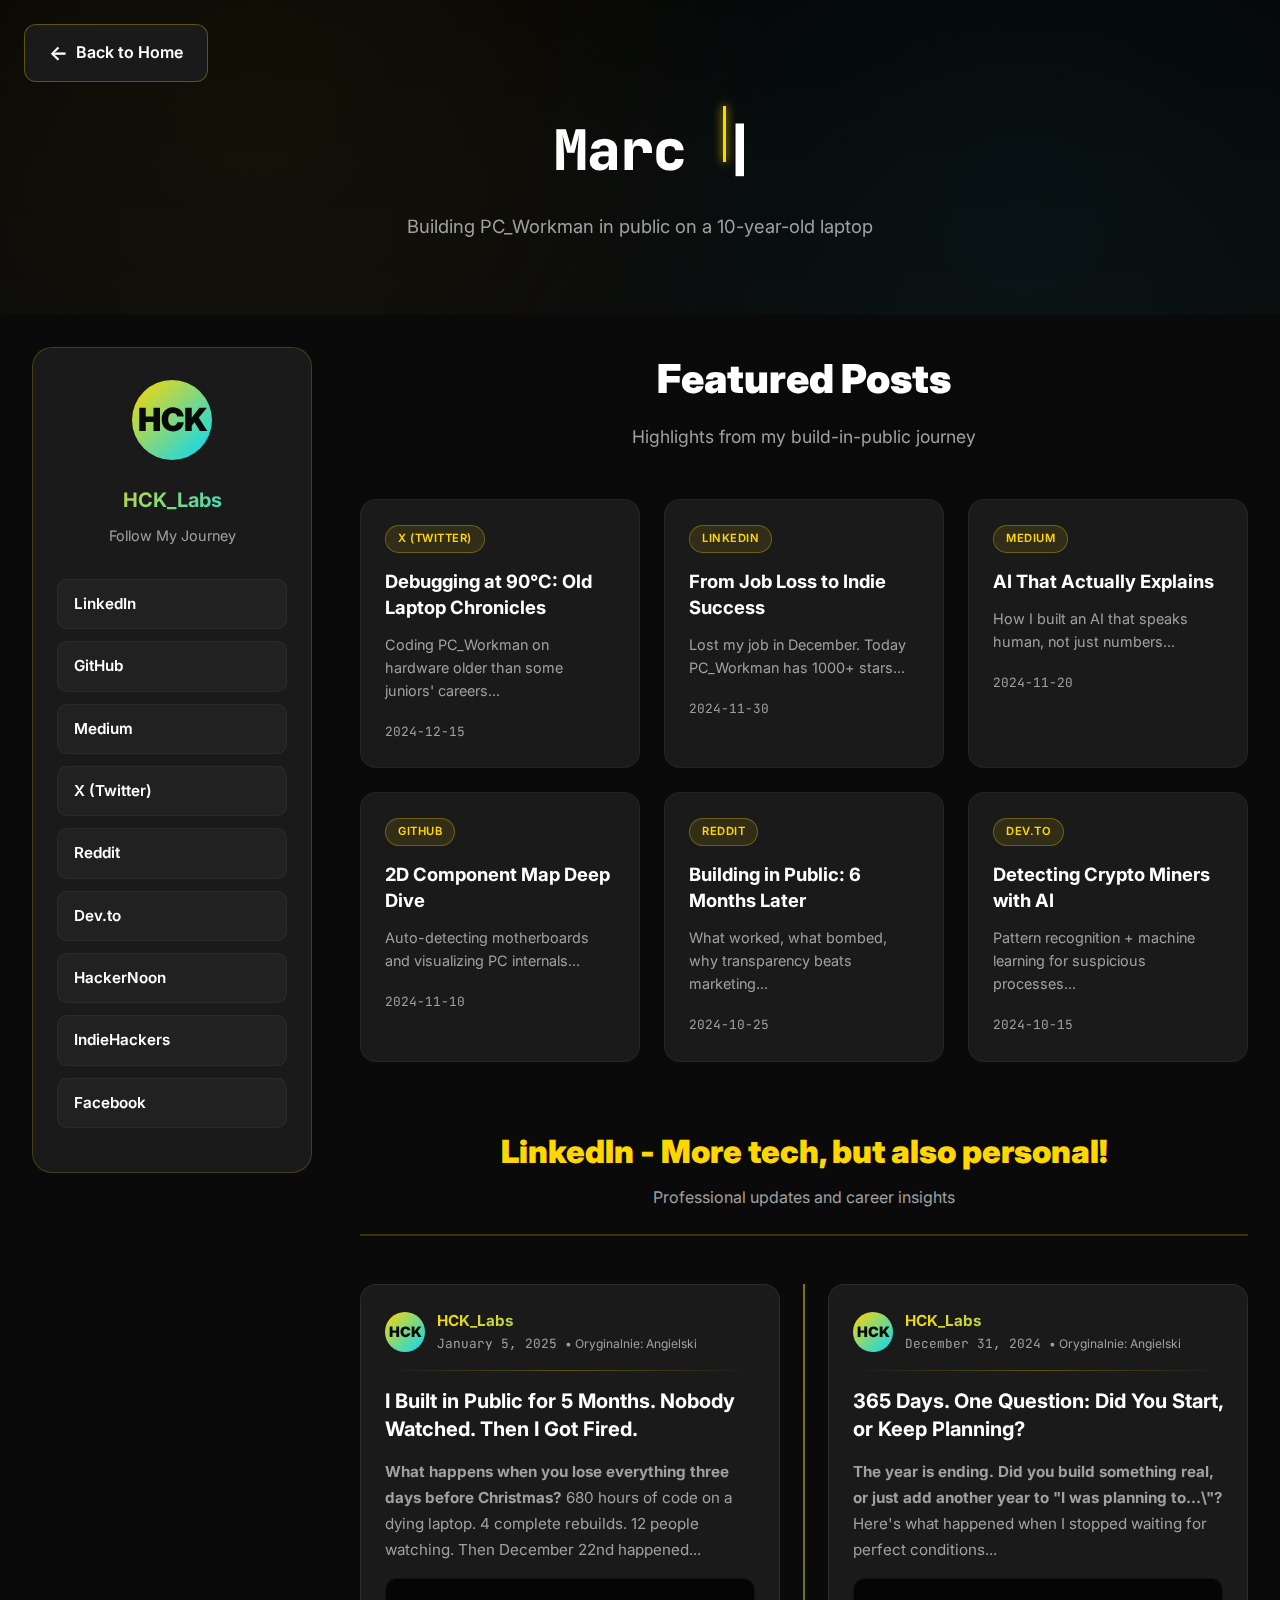
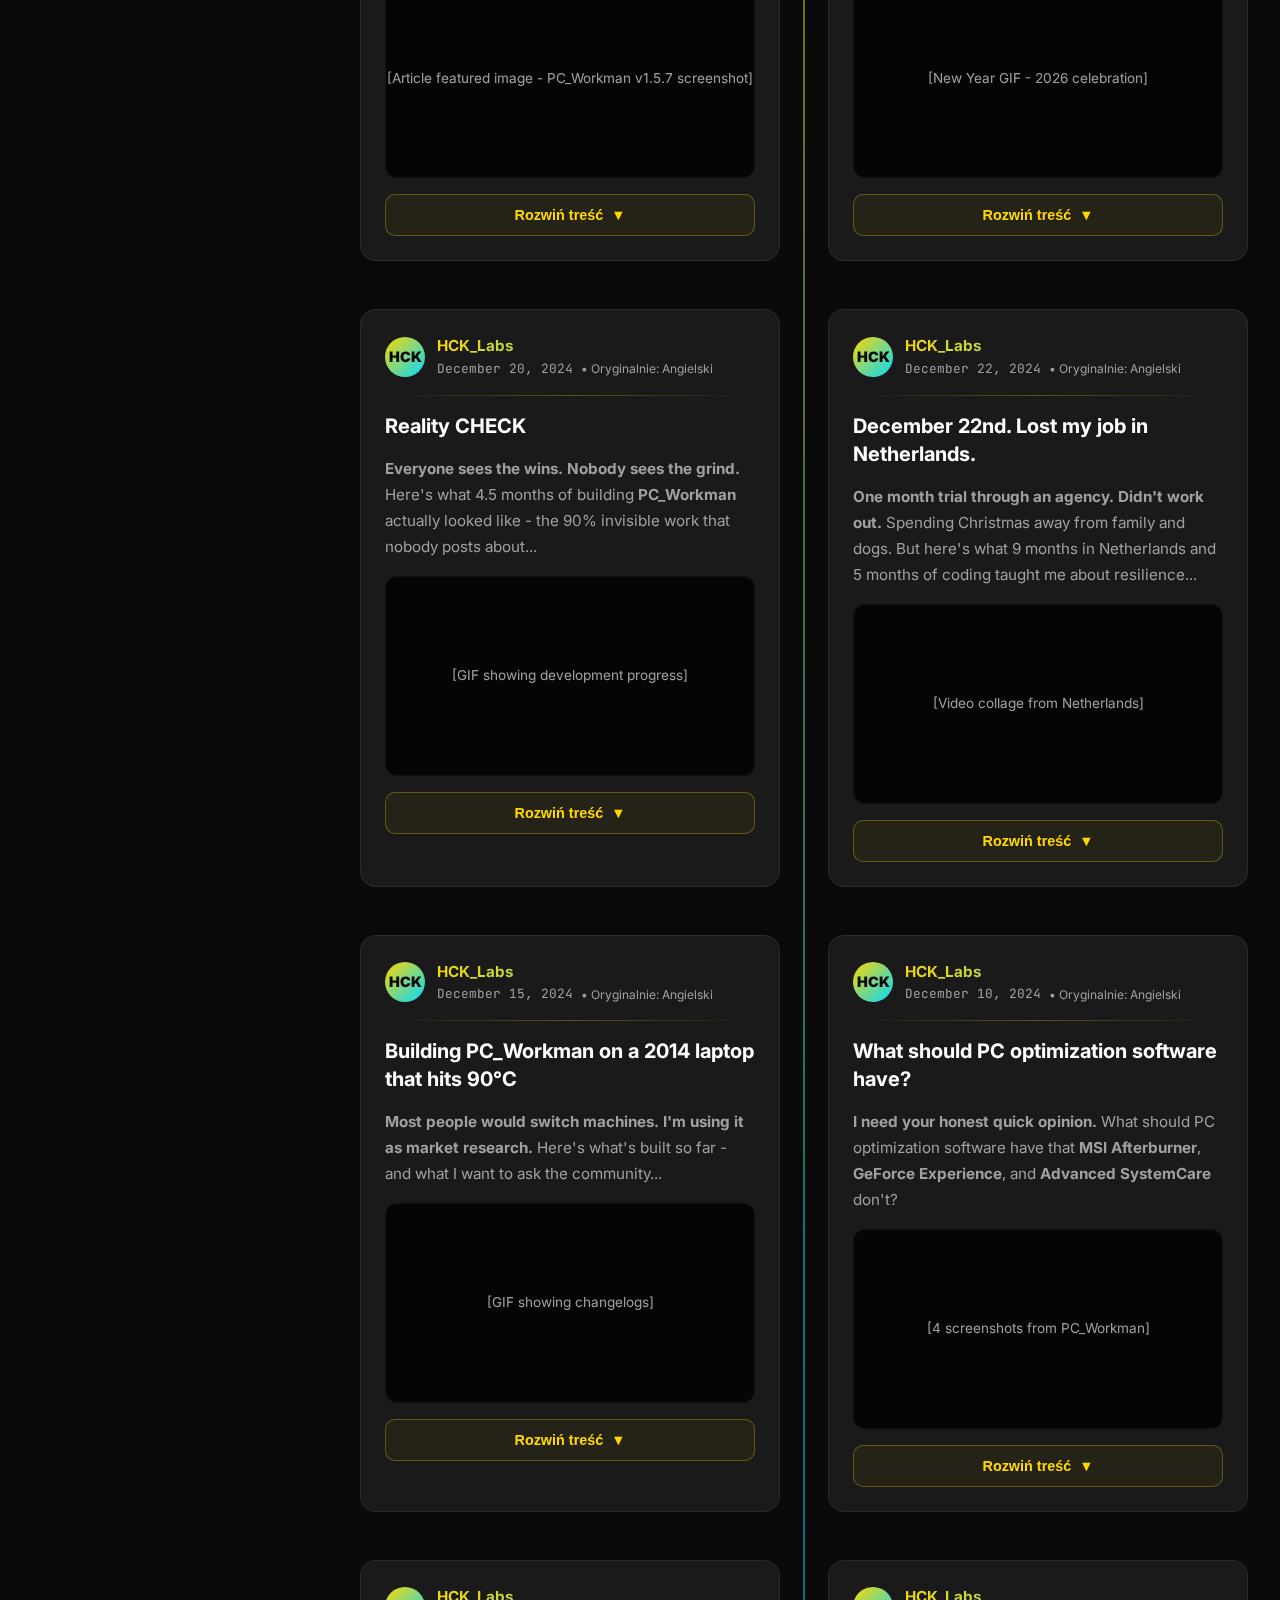
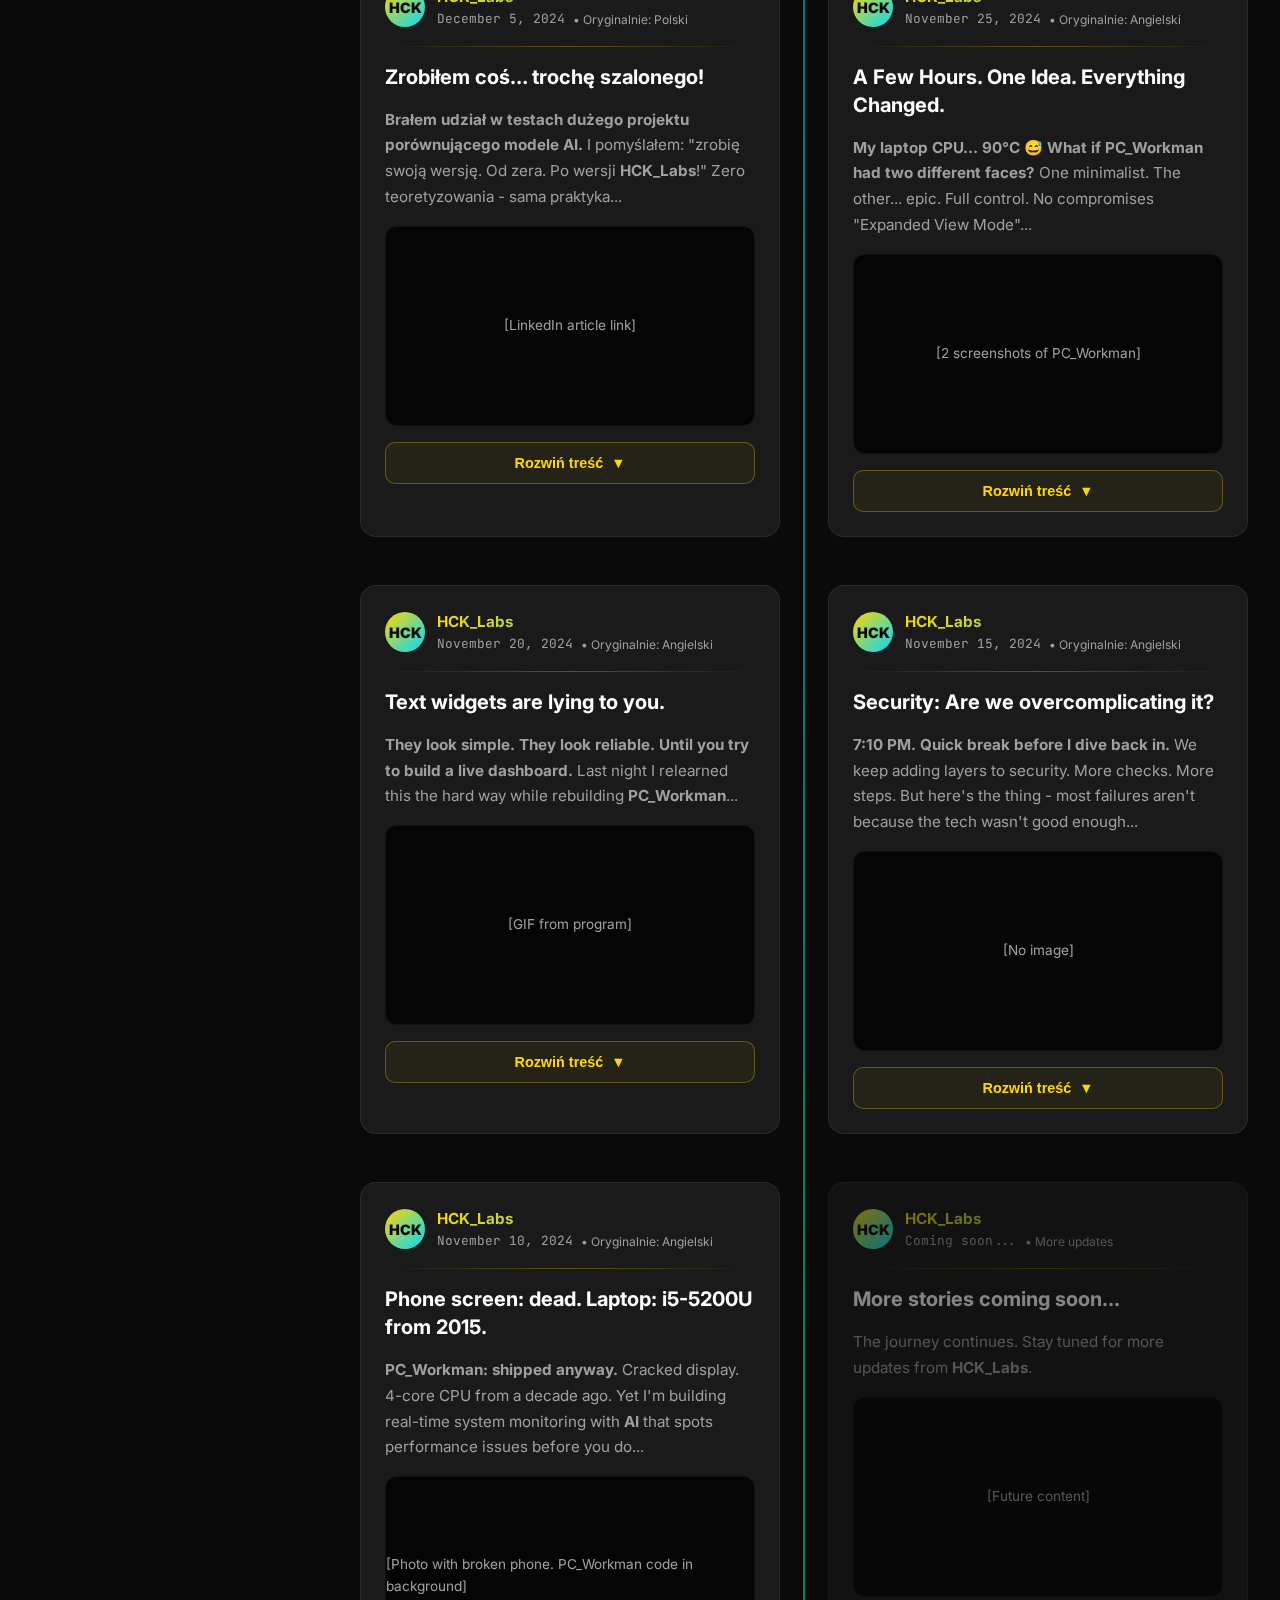
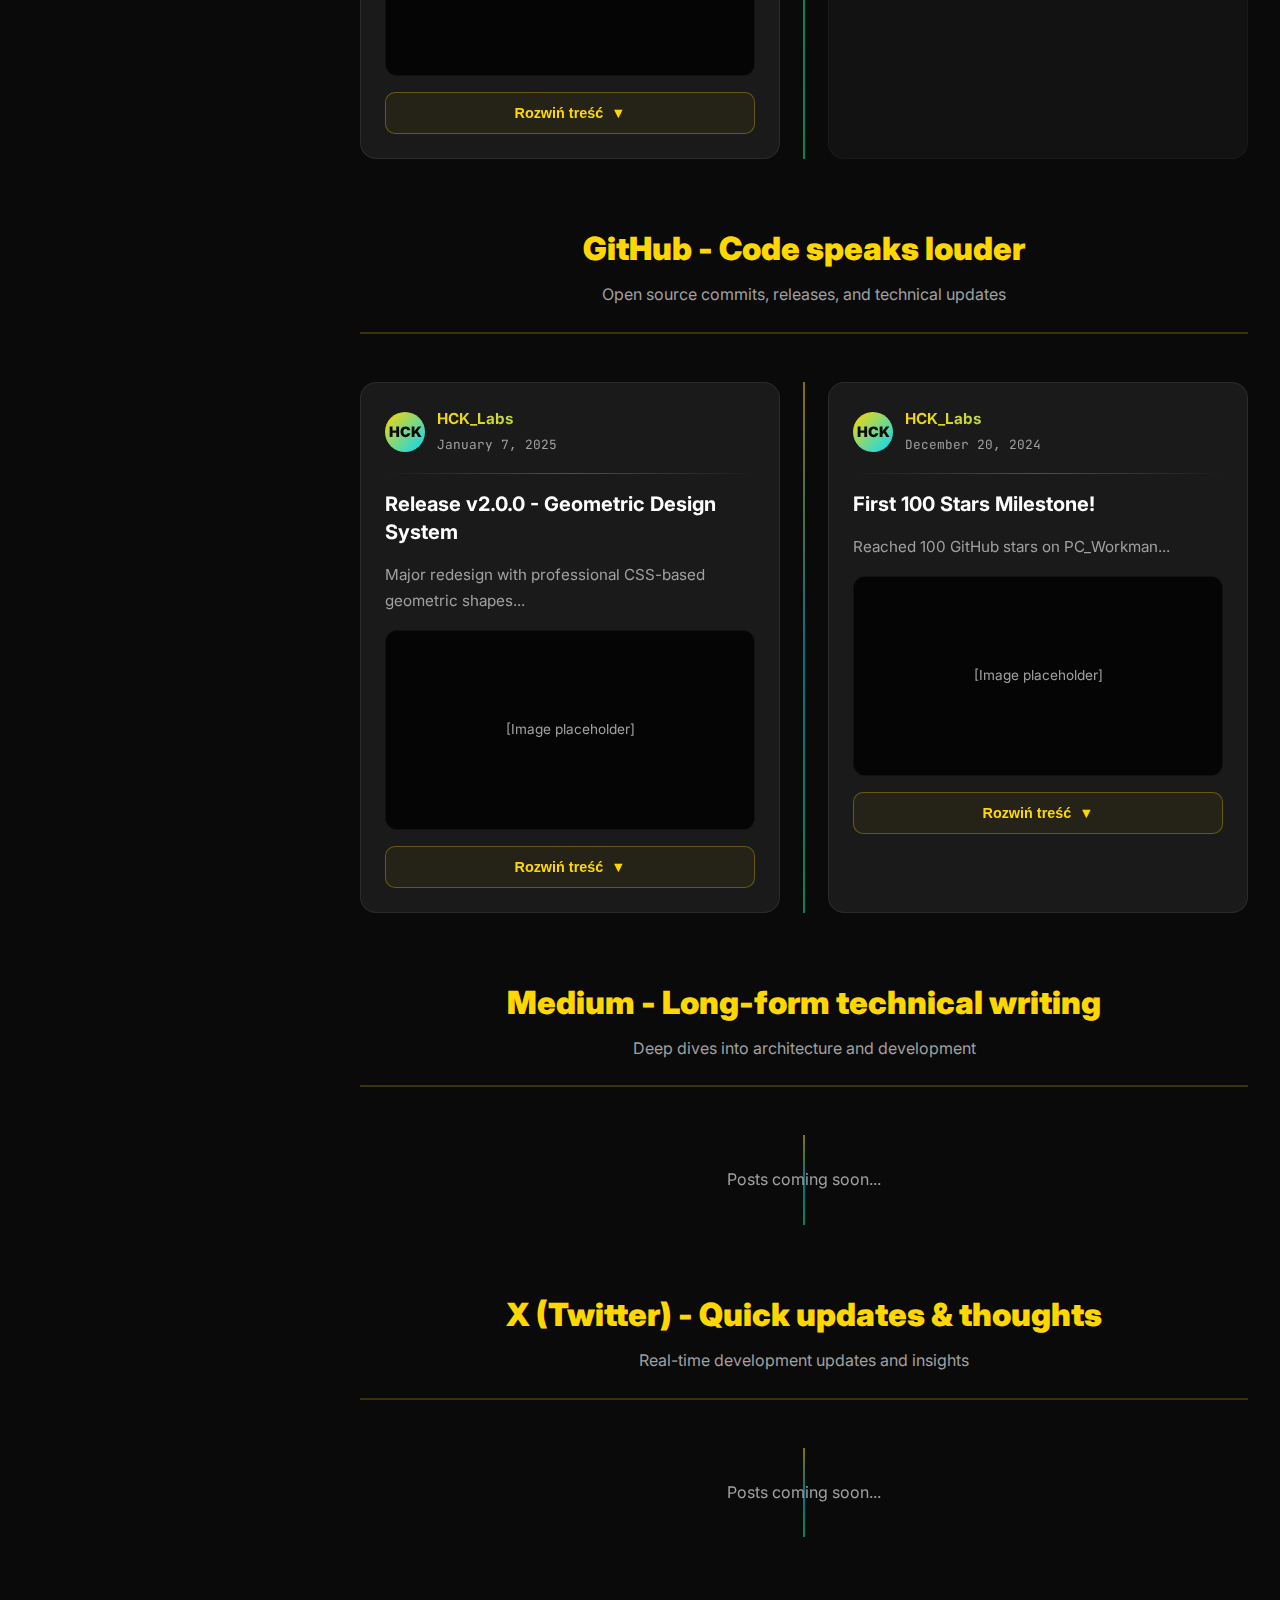
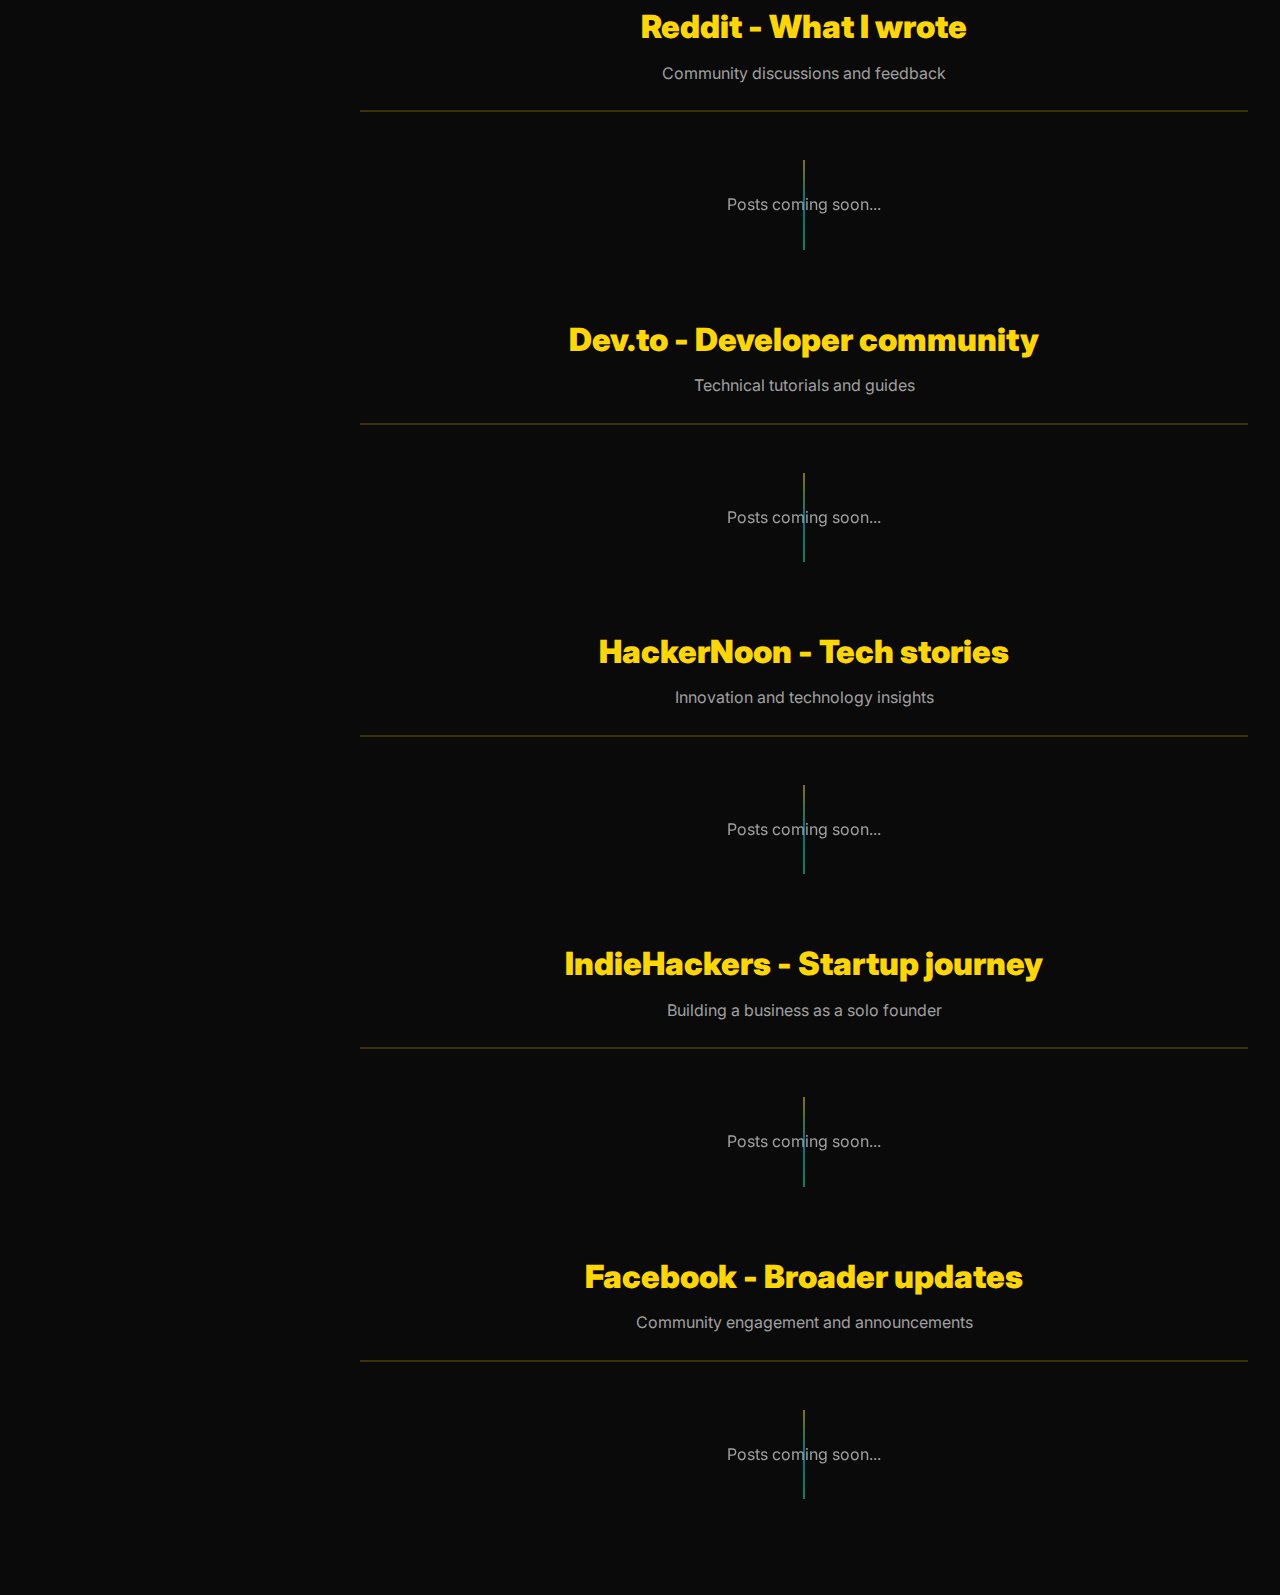
<file: docs/backup/story-backup-before-translation.html>
<!DOCTYPE html>
<html lang="pl">
<head>
    <meta charset="UTF-8">
    <meta name="viewport" content="width=device-width, initial-scale=1.0">
    <meta name="description" content="Follow Marcin's build-in-public journey creating PC_Workman - an AI-powered system monitor. From job loss to indie success on a 10-year-old laptop.">
    <meta name="keywords" content="build in public, indie hacker, AI development, PC_Workman journey, solo developer">
    <title>Marcin Firmuga - My Story | Building PC_Workman in Public</title>

    <!-- Fonts -->
    <link rel="preconnect" href="https://fonts.googleapis.com">
    <link rel="preconnect" href="https://fonts.gstatic.com" crossorigin>
    <link href="https://fonts.googleapis.com/css2?family=Inter:wght@300;400;600;700;900&family=JetBrains+Mono:wght@400;700&display=swap" rel="stylesheet">

    <style>
        /* === VARIABLES === */
        :root {
            --bg-dark: #0a0a0a;
            --bg-darker: #050505;
            --bg-card: #1a1a1a;
            --text-primary: #ffffff;
            --text-secondary: #a0a0a0;
            --accent-gold: #FFD700;
            --accent-cyan: #00D9FF;
            --accent-green: #00FF99;
            --accent-red: #FF0066;
            --font-primary: 'Inter', sans-serif;
            --font-mono: 'JetBrains Mono', monospace;
        }

        /* === RESET === */
        * {
            margin: 0;
            padding: 0;
            box-sizing: border-box;
        }

        body {
            background: var(--bg-dark);
            color: var(--text-primary);
            font-family: var(--font-primary);
            line-height: 1.6;
            overflow-x: hidden;
        }

        /* === HERO SECTION === */
        .hero {
            min-height: 35vh;
            display: flex;
            align-items: center;
            justify-content: center;
            background: linear-gradient(180deg, var(--bg-darker) 0%, var(--bg-dark) 100%);
            padding: 4rem 2rem 2rem;
            position: relative;
            overflow: hidden;
        }

        .hero::before {
            content: '';
            position: absolute;
            top: 0;
            left: 0;
            right: 0;
            bottom: 0;
            background:
                radial-gradient(circle at 20% 30%, rgba(255, 215, 0, 0.05) 0%, transparent 50%),
                radial-gradient(circle at 80% 70%, rgba(0, 217, 255, 0.05) 0%, transparent 50%);
            pointer-events: none;
        }

        .hero-content {
            text-align: center;
            position: relative;
            z-index: 1;
        }

        .hero-title {
            font-size: clamp(2rem, 5vw, 3.5rem);
            font-weight: 900;
            margin-bottom: 1rem;
            font-family: var(--font-mono);
            letter-spacing: -1px;
        }

        /* === TYPING ANIMATION === */
        .typing-container {
            display: inline-block;
            position: relative;
        }

        .typing-text {
            display: inline-block;
        }

        .typing-cursor {
            display: inline-block;
            width: 3px;
            height: 1em;
            background: var(--accent-gold);
            margin-left: 0.25rem;
            animation: blink 1s step-end infinite;
            box-shadow: 0 0 10px var(--accent-gold);
        }

        @keyframes blink {
            0%, 50% { opacity: 1; }
            51%, 100% { opacity: 0; }
        }

        .hero-subtitle {
            font-size: 1.15rem;
            color: var(--text-secondary);
            max-width: 600px;
            margin: 0 auto;
        }

        /* === BACK BUTTON === */
        .back-button {
            position: fixed;
            top: 1.5rem;
            left: 1.5rem;
            display: flex;
            align-items: center;
            gap: 0.5rem;
            padding: 0.75rem 1.5rem;
            background: var(--bg-card);
            border: 1px solid rgba(255, 215, 0, 0.3);
            border-radius: 12px;
            color: var(--text-primary);
            text-decoration: none;
            font-weight: 600;
            transition: all 0.3s ease;
            z-index: 1000;
        }

        .back-button:hover {
            background: rgba(255, 215, 0, 0.1);
            border-color: var(--accent-gold);
            transform: translateX(-5px);
        }

        .back-arrow {
            font-size: 1.25rem;
        }

        /* === MAIN LAYOUT === */
        .main-wrapper {
            display: flex;
            max-width: 1400px;
            margin: 0 auto;
            padding: 2rem;
            gap: 3rem;
        }

        /* === STICKY SIDEBAR === */
        .sidebar {
            width: 280px;
            flex-shrink: 0;
            position: sticky;
            top: 2rem;
            height: fit-content;
            background: var(--bg-card);
            border: 1px solid rgba(255, 215, 0, 0.2);
            border-radius: 20px;
            padding: 2rem 1.5rem;
        }

        .sidebar-logo {
            width: 80px;
            height: 80px;
            margin: 0 auto 1.5rem;
            display: flex;
            align-items: center;
            justify-content: center;
            background: linear-gradient(135deg, var(--accent-gold), var(--accent-cyan));
            border-radius: 50%;
            font-size: 2rem;
            font-weight: 900;
            color: var(--bg-dark);
        }

        .sidebar-title {
            text-align: center;
            font-size: 1.25rem;
            font-weight: 700;
            margin-bottom: 0.5rem;
            background: linear-gradient(135deg, var(--accent-gold), var(--accent-cyan));
            -webkit-background-clip: text;
            -webkit-text-fill-color: transparent;
            background-clip: text;
        }

        .sidebar-subtitle {
            text-align: center;
            font-size: 0.9rem;
            color: var(--text-secondary);
            margin-bottom: 2rem;
        }

        .sidebar-nav {
            list-style: none;
        }

        .sidebar-nav li {
            margin-bottom: 0.75rem;
        }

        .sidebar-nav a {
            display: flex;
            align-items: center;
            gap: 0.75rem;
            padding: 0.75rem 1rem;
            background: rgba(255, 255, 255, 0.03);
            border: 1px solid rgba(255, 255, 255, 0.05);
            border-radius: 10px;
            color: var(--text-primary);
            text-decoration: none;
            font-weight: 600;
            font-size: 0.95rem;
            transition: all 0.3s ease;
        }

        .sidebar-nav a:hover {
            background: rgba(255, 215, 0, 0.1);
            border-color: rgba(255, 215, 0, 0.3);
            transform: translateX(5px);
        }

        /* === CONTENT AREA === */
        .content-area {
            flex: 1;
            min-width: 0;
        }

        /* === FEATURED POSTS (TOP 6) === */
        .featured-section {
            margin-bottom: 4rem;
        }

        .section-header {
            text-align: center;
            margin-bottom: 3rem;
        }

        .section-title {
            font-size: 2.5rem;
            font-weight: 900;
            margin-bottom: 0.75rem;
        }

        .section-subtitle {
            font-size: 1.1rem;
            color: var(--text-secondary);
        }

        .featured-grid {
            display: grid;
            grid-template-columns: repeat(3, 1fr);
            gap: 1.5rem;
            margin-bottom: 2rem;
        }

        .featured-card {
            background: var(--bg-card);
            border: 1px solid rgba(255, 255, 255, 0.05);
            border-radius: 16px;
            padding: 1.5rem;
            transition: all 0.3s ease;
            cursor: pointer;
            position: relative;
            overflow: hidden;
        }

        .featured-card::before {
            content: '';
            position: absolute;
            top: 0;
            left: 0;
            right: 0;
            height: 3px;
            background: linear-gradient(90deg, var(--accent-gold), var(--accent-cyan));
            transform: scaleX(0);
            transform-origin: left;
            transition: transform 0.3s ease;
        }

        .featured-card:hover {
            transform: translateY(-5px);
            border-color: rgba(255, 215, 0, 0.3);
            box-shadow: 0 10px 30px rgba(255, 215, 0, 0.1);
        }

        .featured-card:hover::before {
            transform: scaleX(1);
        }

        .featured-platform {
            display: inline-block;
            padding: 0.25rem 0.75rem;
            background: rgba(255, 215, 0, 0.1);
            border: 1px solid rgba(255, 215, 0, 0.3);
            border-radius: 20px;
            font-size: 0.7rem;
            font-weight: 600;
            color: var(--accent-gold);
            text-transform: uppercase;
            letter-spacing: 0.5px;
            margin-bottom: 1rem;
        }

        .featured-title {
            font-size: 1.15rem;
            font-weight: 700;
            margin-bottom: 0.75rem;
            line-height: 1.4;
        }

        .featured-excerpt {
            color: var(--text-secondary);
            font-size: 0.9rem;
            line-height: 1.6;
            margin-bottom: 1rem;
        }

        .featured-date {
            font-size: 0.8rem;
            color: var(--text-secondary);
            font-family: var(--font-mono);
        }

        /* === TIMELINE SECTIONS === */
        .timeline-section {
            margin-bottom: 4rem;
        }

        .timeline-header {
            text-align: center;
            margin-bottom: 3rem;
            padding-bottom: 1.5rem;
            border-bottom: 2px solid rgba(255, 215, 0, 0.2);
        }

        .timeline-header h2 {
            font-size: 2rem;
            font-weight: 900;
            margin-bottom: 0.5rem;
            color: var(--accent-gold);
        }

        .timeline-header p {
            color: var(--text-secondary);
        }

        .timeline-container {
            position: relative;
        }

        /* Center vertical line */
        .timeline-container::before {
            content: '';
            position: absolute;
            left: 50%;
            top: 0;
            bottom: 0;
            width: 2px;
            background: linear-gradient(180deg,
                rgba(255, 215, 0, 0.5) 0%,
                rgba(0, 217, 255, 0.5) 50%,
                rgba(0, 255, 153, 0.5) 100%);
            transform: translateX(-50%);
        }

        .timeline-row {
            display: grid;
            grid-template-columns: 1fr 1fr;
            gap: 3rem;
            margin-bottom: 3rem;
            position: relative;
        }

        /* === POST CARD === */
        .post-card {
            background: var(--bg-card);
            border: 1px solid rgba(255, 255, 255, 0.08);
            border-radius: 16px;
            padding: 1.5rem;
            transition: all 0.3s ease;
        }

        .post-card:hover {
            border-color: rgba(255, 215, 0, 0.4);
            box-shadow: 0 8px 25px rgba(255, 215, 0, 0.15);
            transform: translateY(-3px);
        }

        .post-header {
            display: flex;
            align-items: center;
            gap: 0.75rem;
            margin-bottom: 1rem;
        }

        .post-logo {
            width: 40px;
            height: 40px;
            border-radius: 50%;
            background: linear-gradient(135deg, var(--accent-gold), var(--accent-cyan));
            display: flex;
            align-items: center;
            justify-content: center;
            font-weight: 900;
            font-size: 0.9rem;
            color: var(--bg-dark);
            flex-shrink: 0;
            transition: all 0.3s ease;
            cursor: pointer;
        }

        /* Uniwersalny link do profilu - każdy logo i author prowadzi do profile.html */
        .post-header a {
            text-decoration: none;
            color: inherit;
            transition: all 0.3s ease;
        }

        .post-header a:hover .post-logo {
            transform: scale(1.1) rotate(5deg);
            box-shadow: 0 0 20px rgba(255, 215, 0, 0.5);
        }

        .post-header a:hover .post-author {
            text-shadow: 0 0 15px rgba(255, 215, 0, 0.4);
            filter: brightness(1.2);
        }

        .post-meta {
            flex: 1;
        }

        .post-author {
            font-weight: 700;
            font-size: 0.95rem;
            background: linear-gradient(135deg, var(--accent-gold), var(--accent-cyan));
            -webkit-background-clip: text;
            -webkit-text-fill-color: transparent;
            background-clip: text;
            transition: all 0.3s ease;
            cursor: pointer;
        }

        .post-date {
            font-size: 0.8rem;
            color: var(--text-secondary);
            font-family: var(--font-mono);
        }

        .post-divider {
            height: 1px;
            background: linear-gradient(90deg, transparent, rgba(255, 215, 0, 0.3), transparent);
            margin: 1rem 0;
        }

        .post-title {
            font-size: 1.25rem;
            font-weight: 700;
            margin-bottom: 1rem;
            line-height: 1.4;
        }

        .post-preview {
            color: var(--text-secondary);
            font-size: 0.95rem;
            line-height: 1.7;
            margin-bottom: 1rem;
        }

        .post-image {
            width: 100%;
            height: 200px;
            background: var(--bg-darker);
            border: 1px solid rgba(255, 255, 255, 0.05);
            border-radius: 12px;
            display: flex;
            align-items: center;
            justify-content: center;
            color: var(--text-secondary);
            font-size: 0.85rem;
            margin: 1rem 0;
            overflow: hidden;
        }

        .post-image img {
            width: 100%;
            height: 100%;
            object-fit: cover;
            border-radius: 12px;
        }

        /* === EXPAND BUTTON === */
        .expand-button {
            width: 100%;
            padding: 0.75rem 1.5rem;
            background: rgba(255, 215, 0, 0.05);
            border: 1px solid rgba(255, 215, 0, 0.3);
            border-radius: 10px;
            color: var(--accent-gold);
            font-weight: 600;
            font-size: 0.9rem;
            cursor: pointer;
            transition: all 0.3s ease;
            display: flex;
            align-items: center;
            justify-content: center;
            gap: 0.5rem;
            margin-top: 1rem;
        }

        .expand-button:hover {
            background: rgba(255, 215, 0, 0.1);
            border-color: var(--accent-gold);
            transform: translateY(-2px);
        }

        .expand-icon {
            transition: transform 0.3s ease;
        }

        .expand-button.active .expand-icon {
            transform: rotate(180deg);
        }

        /* === EXPANDABLE CONTENT === */
        .post-full-content {
            max-height: 0;
            overflow: hidden;
            transition: max-height 0.5s ease-out, opacity 0.3s ease;
            opacity: 0;
        }

        .post-full-content.expanded {
            max-height: 2000px;
            opacity: 1;
            margin-top: 1rem;
        }

        .post-full-text {
            color: var(--text-secondary);
            font-size: 0.95rem;
            line-height: 1.8;
            padding: 1rem;
            background: rgba(255, 215, 0, 0.02);
            border-left: 3px solid var(--accent-gold);
            border-radius: 8px;
        }

        .post-full-text p {
            margin-bottom: 1rem;
        }

        .post-full-text p:last-child {
            margin-bottom: 0;
        }

        /* === RESPONSIVE === */
        @media (max-width: 1200px) {
            .featured-grid {
                grid-template-columns: repeat(2, 1fr);
            }
        }

        @media (max-width: 968px) {
            .main-wrapper {
                flex-direction: column;
                padding: 1rem;
            }

            .sidebar {
                position: relative;
                width: 100%;
                top: 0;
            }

            .sidebar-nav {
                display: grid;
                grid-template-columns: repeat(3, 1fr);
                gap: 0.5rem;
            }

            .sidebar-nav a {
                font-size: 0.85rem;
                padding: 0.5rem;
                justify-content: center;
            }

            .featured-grid {
                grid-template-columns: 1fr;
            }

            .timeline-container::before {
                display: none;
            }

            .timeline-row {
                grid-template-columns: 1fr;
                gap: 1.5rem;
            }
        }

        /* === FADE IN ANIMATION === */
        .fade-in {
            animation: fadeIn 0.6s ease-out;
        }

        @keyframes fadeIn {
            from {
                opacity: 0;
                transform: translateY(20px);
            }
            to {
                opacity: 1;
                transform: translateY(0);
            }
        }
    </style>
</head>
<body>

    <!-- Back Button -->
    <a href="./index.html" class="back-button">
        <span class="back-arrow">←</span>
        <span>Back to Home</span>
    </a>

    <!-- Hero Section -->
    <section class="hero">
        <div class="hero-content">
            <h1 class="hero-title">
                <span class="typing-container">
                    <span class="typing-text" id="typingText"></span>
                    <span class="typing-cursor">|</span>
                </span>
            </h1>
            <p class="hero-subtitle">Building PC_Workman in public on a 10-year-old laptop</p>
        </div>
    </section>

    <!-- Main Layout: Sidebar + Content -->
    <div class="main-wrapper">

        <!-- Sticky Sidebar -->
        <aside class="sidebar">
            <div class="sidebar-logo">HCK</div>
            <h3 class="sidebar-title">HCK_Labs</h3>
            <p class="sidebar-subtitle">Follow My Journey</p>

            <nav>
                <ul class="sidebar-nav">
                    <li><a href="#linkedin">LinkedIn</a></li>
                    <li><a href="#github">GitHub</a></li>
                    <li><a href="#medium">Medium</a></li>
                    <li><a href="#twitter">X (Twitter)</a></li>
                    <li><a href="#reddit">Reddit</a></li>
                    <li><a href="#devto">Dev.to</a></li>
                    <li><a href="#hackernoon">HackerNoon</a></li>
                    <li><a href="#indiehackers">IndieHackers</a></li>
                    <li><a href="#facebook">Facebook</a></li>
                </ul>
            </nav>
        </aside>

        <!-- Content Area -->
        <main class="content-area">

            <!-- Featured Posts (Top 6) -->
            <section class="featured-section fade-in">
                <div class="section-header">
                    <h2 class="section-title">Featured Posts</h2>
                    <p class="section-subtitle">Highlights from my build-in-public journey</p>
                </div>

                <div class="featured-grid">
                    <article class="featured-card">
                        <span class="featured-platform">X (Twitter)</span>
                        <h3 class="featured-title">Debugging at 90°C: Old Laptop Chronicles</h3>
                        <p class="featured-excerpt">Coding PC_Workman on hardware older than some juniors' careers...</p>
                        <time class="featured-date">2024-12-15</time>
                    </article>

                    <article class="featured-card">
                        <span class="featured-platform">LinkedIn</span>
                        <h3 class="featured-title">From Job Loss to Indie Success</h3>
                        <p class="featured-excerpt">Lost my job in December. Today PC_Workman has 1000+ stars...</p>
                        <time class="featured-date">2024-11-30</time>
                    </article>

                    <article class="featured-card">
                        <span class="featured-platform">Medium</span>
                        <h3 class="featured-title">AI That Actually Explains</h3>
                        <p class="featured-excerpt">How I built an AI that speaks human, not just numbers...</p>
                        <time class="featured-date">2024-11-20</time>
                    </article>

                    <article class="featured-card">
                        <span class="featured-platform">GitHub</span>
                        <h3 class="featured-title">2D Component Map Deep Dive</h3>
                        <p class="featured-excerpt">Auto-detecting motherboards and visualizing PC internals...</p>
                        <time class="featured-date">2024-11-10</time>
                    </article>

                    <article class="featured-card">
                        <span class="featured-platform">Reddit</span>
                        <h3 class="featured-title">Building in Public: 6 Months Later</h3>
                        <p class="featured-excerpt">What worked, what bombed, why transparency beats marketing...</p>
                        <time class="featured-date">2024-10-25</time>
                    </article>

                    <article class="featured-card">
                        <span class="featured-platform">Dev.to</span>
                        <h3 class="featured-title">Detecting Crypto Miners with AI</h3>
                        <p class="featured-excerpt">Pattern recognition + machine learning for suspicious processes...</p>
                        <time class="featured-date">2024-10-15</time>
                    </article>
                </div>
            </section>

            <!-- LinkedIn Posts Timeline -->
<section id="linkedin" class="timeline-section">
    <div class="timeline-header">
        <h2>LinkedIn - More tech, but also personal!</h2>
        <p>Professional updates and career insights</p>
    </div>

    <div class="timeline-container">

        <!-- ROW 1: Posts #1 & #2 -->
        <div class="timeline-row">

            <!-- POST #1 - Build in Public Article (January 5, 2025) -->
            <article class="post-card">
                <div class="post-header">
                    <div class="post-logo">HCK</div>
                    <div class="post-meta">
                        <div class="post-author">HCK_Labs</div>
                        <div style="display: flex; gap: 0.5rem; align-items: center; flex-wrap: wrap;">
                            <time class="post-date">January 5, 2025</time>
                            <span style="color: var(--text-secondary); font-size: 0.75rem;">• Oryginalnie: Angielski</span>
                        </div>
                    </div>
                </div>
                <div class="post-divider"></div>
                <h3 class="post-title">I Built in Public for 5 Months. Nobody Watched. Then I Got Fired.</h3>
                <p class="post-preview"><strong>What happens when you lose everything three days before Christmas?</strong> 680 hours of code on a dying laptop. 4 complete rebuilds. 12 people watching. Then December 22nd happened...</p>

                <div class="post-image">
                    <span>[Article featured image - PC_Workman v1.5.7 screenshot]</span>
                </div>

                <button class="expand-button" onclick="togglePost(this)">
                    <span>Rozwiń treść</span>
                    <span class="expand-icon">▼</span>
                </button>

                <div class="post-full-content">
                    <div class="post-full-text">
                        <p>Hey! If you have 10 minutes and a coffee, I wrote something personal about <strong>680 hours of code</strong>, <strong>4 complete rebuilds</strong>, a laptop that almost caught fire, and what happened <strong>3 days before Christmas</strong>.</p>

                        <p>No "5 steps to success" stuff. Just an honest story and what I learned along the way. Maybe it helps. Maybe it doesn't. But if you're <strong>building something alone</strong> and sometimes wonder "does this even make sense", this one's for you.</p>

                        <p><strong>The Setup Nobody Romanticizes:</strong> Not for a tech job. Not for a startup. For a warehouse position. Order picker. The kind of job where you walk 15-20 kilometers a day between shelves.</p>

                        <p>By day: warehouse worker earning money to survive. By night: building software on a laptop from 2014 that hits <strong>94°C</strong> just running VS Code. Nobody writes LinkedIn posts about this version of "<strong>building in public</strong>."</p>

                        <p><strong>The Idea That Wouldn't Leave Me Alone:</strong> I kept getting frustrated with <strong>PC monitoring tools</strong>. <strong>MSI Afterburner</strong>, <strong>HWMonitor</strong>, <strong>GeForce Experience</strong>, Task Manager. They all tell you the same thing: "Your CPU is at 87%." Great. But WHY?</p>

                        <p>Which process? Which background app? Is it Chrome with 47 tabs? Discord? That Windows update you forgot was running? I wanted a tool that doesn't just show numbers. I wanted a tool that explains what's actually happening. So I started building <strong>PC_Workman</strong>.</p>

                        <p><strong>Rebuild #1: The "Just Make It Work" Disaster</strong> - My first version looked like Windows 95 had a fever dream. Info spam everywhere. Vertical stacks of metrics requiring endless scrolling. No visual hierarchy. Everything screamed for attention. Nothing got it.</p>

                        <p>But technically? It worked. The numbers updated. The data was accurate. I was proud of it for exactly two weeks. Then I tried using it every day. And I learned my first brutal lesson: <strong>"Working" is not the same as "good."</strong></p>

                        <p>Lines of code written: ~15,000. Lines of code deleted: ~15,000. Lesson learned: Don't fall in love with your first version. Fall in love with solving the problem.</p>

                        <p><strong>Rebuild #2: The "Now I Know What I'm Doing" Trap</strong> - Version two had everything "right": Event-driven architecture, Modular plugin system, Clean navigation patterns, Proper code structure. It looked like... a bad mobile app. On desktop. The structure was perfect. The soul was missing.</p>

                        <p>Then I made my most expensive mistake. I spent two full weeks building <strong>automatic fan control</strong>. Technically impressive. Drag-and-drop curves. Real-time preview. Beautiful code. Then I tested it properly. One wrong curve setting = potentially fried GPU.</p>

                        <p>I deleted everything. Features built and immediately killed: <strong>29</strong>. Coffee consumed: somewhere around 150 cups. Lesson learned: Just because you CAN build something doesn't mean you SHOULD.</p>

                        <p><strong>The 3 AM Moment That Changed Everything:</strong> There's a specific night I remember clearly. 3 AM. My laptop fans screaming at 94°C just from running the development environment. I'd just finished a 10-hour warehouse shift. My body was destroyed. My brain was fried.</p>

                        <p>And I was staring at 400+ commits in my Git history. Most of them said things like: "fix", "maybe this time", "why doesn't this work", "trying something", "please work".</p>

                        <p>And sitting there in the blue glow of my overheating laptop, I asked myself a question I'd been avoiding: What am I actually doing? Not in a giving-up way. In a genuine, honest assessment way.</p>

                        <p>I was building a tool for people who want to understand their PC. But I was building it like someone trying to prove they could write code. Those are two completely different things. That night, I scrapped the entire UI. Again.</p>

                        <p><strong>Rebuild #3: Finally Asking The Right Question</strong> - This time I changed my approach completely. Instead of asking "What features can I add?" I asked "What does someone actually NEED to see?"</p>

                        <p>The answer was embarrassingly simple: CPU and RAM bars side by side. Gradient backgrounds for processes. Click to investigate. Real hardware names. Not "8GB RAM" but "7.9 GB Total" pulled from actual system queries.</p>

                        <p>I deleted <strong>15,000 lines of code</strong> during this refactoring. Started with 39,000 lines. Ended with 24,000 lines. Almost 40% of everything I'd written - gone. And the product got BETTER.</p>

                        <p>The hardest part wasn't writing new code. It was killing my darlings - removing features I was proud of but users didn't need. Result: 50% smaller UI elements. 200% more information density. Laptop temperature during testing: peaked at 94°C. The laptop survived. Barely.</p>

                        <p><strong>Then Everything Fell Apart:</strong> December 22nd. Three days before Christmas. My phone rang. The agency. "The trial period didn't work out." One and a half months of work. Done.</p>

                        <p>I was sitting in temporary agency housing in a country that wasn't mine. My family was in Poland. My two dogs were in Poland. Missing them every single day. My laptop was literally falling apart. And my project was 70% complete.</p>

                        <p>The logical response? Panic. Give up. Focus everything on finding new work. What I actually did? I started <strong>rebuild #4</strong>.</p>

                        <p><strong>Rebuild #4: When You Have Nothing Left To Protect</strong> - Here's what I realized during that week of rebuilding while unemployed: The constraints weren't obstacles. They were filters.</p>

                        <p>Dying hardware meant every single feature had to justify its RAM footprint. No bloat. Exhausting shifts meant I couldn't afford to waste time on elegant code that didn't solve real problems. Ship or sleep. No middle ground.</p>

                        <p>Building alone meant every mistake was mine. But every win was proof I wasn't wasting my time. No team to hide behind. When you have nothing left to protect, you stop protecting. You just build.</p>

                        <p><strong>What PC_Workman Became:</strong> Complete diagnostics and health monitoring. Interactive 2D system map with real compatibility checking. Custom fan curves with safety validation. Network analytics with app-level breakdown. Gaming performance tracking with bottleneck detection.</p>

                        <p>And <strong>TIME TRAVEL</strong> - this one came from pure frustration. How many times have you noticed your PC was slow earlier, but now everything looks fine? Traditional monitors only show the present. <strong>PC_Workman shows the past.</strong> Click any point on the performance chart. See exactly which processes were running at that moment.</p>

                        <p><strong>The Numbers Nobody Posts:</strong> 680+ hours coded. Every evening after warehouse shifts. Every weekend morning. Holidays included. 39,000 → 24,000 lines. 4 complete UX rebuilds. 29 features killed before shipping. 6 different approaches to GPU monitoring (5 failed). 340+ cups of coffee. 94°C laptop peak.</p>

                        <p><strong>The Uncomfortable Truth About AI:</strong> I need to be honest about something. I woke up late to <strong>AI</strong>. As an IT technician, I watched AI tools evolve and thought "that's interesting." I didn't realize they were eating my field while I was watching.</p>

                        <p>But "almost eaten" isn't "completely eaten." I'm catching up. Every night. With <strong>Claude</strong> as my actual strategic partner. With <strong>HCK_GPT</strong> integrated directly into <strong>PC_Workman</strong> for intelligent diagnostics. With the understanding that the future belongs to people who work WITH AI, not against it.</p>

                        <p>The irony isn't lost on me: By day, warehouse worker loading pallets. By night, building <strong>AI-assisted software</strong>. The future and the past, living in the same person.</p>

                        <p><strong>What I Actually Learned:</strong> Not motivation. Motivation disappeared by week 2. Not natural talent. I'm average at best. Stubbornness. Refusing to let another project die in the "80% done, never finished" graveyard.</p>

                        <p>Showing up after warehouse shifts even when every part of me wanted to sleep. Accepting that progress happens in tiny, invisible increments - not dramatic breakthrough moments. The difference between abandoned projects and shipped products isn't talent. Isn't resources. Isn't perfect conditions. <strong>It's showing up when it's not fun anymore.</strong></p>

                        <p><strong>What's Next:</strong> <strong>PC_Workman</strong> ships in weeks. Not because I'm fast. Because I didn't quit. New hardware is coming - finally upgrading from the laptop that peaks at 94°C. Not just for gaming. For building. For learning. For executing.</p>

                        <p>My goal for 2026: Take <strong>PC_Workman</strong> from 70% to production-ready. Fully optimized. Background-silent. Rock-solid. Then: next projects begin. Not juggling ten half-finished ideas anymore. Finishing one thing. Then starting the next. That's how you actually build a portfolio.</p>

                        <p><strong>For Everyone Building Something Alone:</strong> If you're building something and it feels slow - that's not failure. That's the process. If you've rewritten the same component three times - you're learning, not wasting time. If you're Googling "why doesn't this work" for the 47th time today - welcome to development.</p>

                        <p>The 90% invisible work? The debugging at 2 AM when the fix doesn't make logical sense but somehow works? The features you build, test, and delete because they feel wrong? That's not imposter syndrome. <strong>That's craftsmanship.</strong></p>

                        <p><strong>One More Thing:</strong> 2025 taught me resilience. 2026 tests execution. The only real consequence of losing my job? Material delay of one month for the new laptop. That's it. I'll keep coding on the old one. As long as it doesn't cross 95°C too often.</p>

                        <p>If you're looking for someone who ships despite dying hardware, job losses, and 4 complete rebuilds... Someone who learned that constraints aren't obstacles but filters. That nobody is coming to save you. And that the final wall is closer than it feels. My DMs are open. Let's build something.</p>
                    </div>
                </div>
            </article>

            <!-- POST #2 - New Year Reflection (December 31, 2024) -->
            <article class="post-card">
                <div class="post-header">
                    <div class="post-logo">HCK</div>
                    <div class="post-meta">
                        <div class="post-author">HCK_Labs</div>
                        <div style="display: flex; gap: 0.5rem; align-items: center; flex-wrap: wrap;">
                            <time class="post-date">December 31, 2024</time>
                            <span style="color: var(--text-secondary); font-size: 0.75rem;">• Oryginalnie: Angielski</span>
                        </div>
                    </div>
                </div>
                <div class="post-divider"></div>
                <h3 class="post-title">365 Days. One Question: Did You Start, or Keep Planning?</h3>
                <p class="post-preview"><strong>The year is ending. Did you build something real, or just add another year to "I was planning to...\"?</strong> Here's what happened when I stopped waiting for perfect conditions...</p>

                <div class="post-image">
                    <span>[New Year GIF - 2026 celebration]</span>
                </div>

                <button class="expand-button" onclick="togglePost(this)">
                    <span>Rozwiń treść</span>
                    <span class="expand-icon">▼</span>
                </button>

                <div class="post-full-content">
                    <div class="post-full-text">
                        <p>For me, 2025 was the year I finally stopped waiting. 5-6 months ago, something clicked. No more "I'll start when I have better equipment." No more "I'll build this when I have more time." Just: open laptop after warehouse shift. Code. Repeat. That decision changed everything.</p>

                        <p><strong>What I learned this year:</strong> You don't need perfect conditions. You need to start anyway. Progress isn't linear. Some nights you build features. Some nights you delete them. But <strong>showing up > not showing up. Always.</strong></p>

                        <p><strong>The difference between people who ship and people who plan?</strong> They started on a random Tuesday and didn't stop.</p>

                        <p><strong>2026 is different.</strong> New hardware coming (finally upgrading from the laptop that hits 94°C during testing). Not just for gaming - though let's be honest, there will be some of that! For building. For learning. For executing. I can't wait to start our project <strong>Kacper Kiełbasa</strong>!</p>

                        <p>No more "we should do this someday." This year, we actually do it.</p>

                        <p><strong>My goal for 2026:</strong> Take <strong>PC_Workman</strong> from 70% to production-ready. Fully optimized. Background-silent. Rock-solid. Then: next projects begin. Not juggling ten half-finished ideas. Finishing one. Then starting the next. That's how you actually build a portfolio.</p>

                        <p><strong>To everyone reading this:</strong> If you've been thinking about starting something - start this week. Not January 15th when you "feel ready." Not "after I research more tools." This week. One commit. One sketch. One prototype.</p>

                        <p>A year from now, you'll either have something real or another year of "I was planning to..." Choose real.</p>

                        <p><strong>Here's what I'm betting on for 2026:</strong> Solo developers can <strong>build things that matter</strong>. Consistency beats motivation. Collaboration amplifies what you can't do alone. And action always beats intention.</p>

                        <p><strong>2026: The year we stop planning and start shipping.</strong> See you on the other side - with products, not just ideas. Happy New Year! Developer | Order Picker | Netherlands. Building 2026, one line at a time.</p>
                    </div>
                </div>
            </article>

        </div>

        <!-- ROW 2: Posts #3 & #4 -->
        <div class="timeline-row">

            <!-- POST #3 - Reality Check (December ~20, 2024) -->
            <article class="post-card">
                <div class="post-header">
                    <div class="post-logo">HCK</div>
                    <div class="post-meta">
                        <div class="post-author">HCK_Labs</div>
                        <div style="display: flex; gap: 0.5rem; align-items: center; flex-wrap: wrap;">
                            <time class="post-date">December 20, 2024</time>
                            <span style="color: var(--text-secondary); font-size: 0.75rem;">• Oryginalnie: Angielski</span>
                        </div>
                    </div>
                </div>
                <div class="post-divider"></div>
                <h3 class="post-title">Reality CHECK</h3>
                <p class="post-preview"><strong>Everyone sees the wins. Nobody sees the grind.</strong> Here's what 4.5 months of building <strong>PC_Workman</strong> actually looked like - the 90% invisible work that nobody posts about...</p>

                <div class="post-image">
                    <span>[GIF showing development progress]</span>
                </div>

                <button class="expand-button" onclick="togglePost(this)">
                    <span>Rozwiń treść</span>
                    <span class="expand-icon">▼</span>
                </button>

                <div class="post-full-content">
                    <div class="post-full-text">
                        <p><strong>Social media shows polished screenshots.</strong> Clean demos. "Just shipped this feature!" Reality? Messier.</p>

                        <p><strong>What people see:</strong> "Cool project! Must be exciting to build!" Progress updates. New features. Milestone celebrations.</p>

                        <p><strong>What actually happens:</strong> 6 different approaches to GPU monitoring. 5 failed completely. 2 weeks building automatic fan control. Scrapped it - too risky, could damage hardware. Entire UI rebuild because "it works" isn't the same as "it's good." 400+ commits that just say "fix" or "maybe this time" or "why doesn't this work."</p>

                        <p><strong>The truth:</strong> 90% of development is invisible work. The debugging at 2 AM when the fix doesn't make logical sense but somehow works. The features you build, test, and delete because they feel wrong. The rewrites nobody sees because you're too embarrassed to show version 1.</p>

                        <p><strong>This is normal.</strong> If you're building something and it feels slow - that's not failure. That's the process. If you've rewritten the same component three times - you're learning, not wasting time. If you're Googling "why doesn't this work" for the 47th time today - welcome to development.</p>

                        <p><strong>What kept me going:</strong> Not motivation (that disappeared week 2). Not natural talent (I'm average at best). Stubbornness. Refusing to let another project die in the "80% done, never finished" graveyard. Showing up after warehouse shifts even when I didn't feel like it. Accepting that progress happens in tiny increments, not breakthrough moments.</p>

                        <p><strong>PC_Workman stats you don't see in updates:</strong> 29 features considered, built partially, then killed (good decisions, painful to make). 15,000 lines of code deleted during refactoring (started 39k, now 24k - leaner is better). 340+ cups of coffee consumed (rough estimate, might be higher). 94°C - highest laptop temperature during stress testing (yes, it survived).</p>

                        <p><strong>If you're building something solo:</strong> You're not alone in feeling like it's taking forever. You're not alone in questioning if it's good enough. You're not alone in rewriting things that "worked fine" because your standards evolved. That's not imposter syndrome. <strong>That's craftsmanship.</strong></p>

                        <p><strong>The difference between abandoned projects and shipped products?</strong> Not talent. Not resources. Not perfect conditions. <strong>Showing up when it's not fun anymore.</strong></p>

                        <p><strong>PC_Workman</strong> ships in weeks. Not because I'm fast. Because I didn't quit. That's the only secret.</p>
                    </div>
                </div>
            </article>

            <!-- POST #4 - December 22nd Lost My Job (December 22, 2024) -->
            <article class="post-card">
                <div class="post-header">
                    <div class="post-logo">HCK</div>
                    <div class="post-meta">
                        <div class="post-author">HCK_Labs</div>
                        <div style="display: flex; gap: 0.5rem; align-items: center; flex-wrap: wrap;">
                            <time class="post-date">December 22, 2024</time>
                            <span style="color: var(--text-secondary); font-size: 0.75rem;">• Oryginalnie: Angielski</span>
                        </div>
                    </div>
                </div>
                <div class="post-divider"></div>
                <h3 class="post-title">December 22nd. Lost my job in Netherlands.</h3>
                <p class="post-preview"><strong>One month trial through an agency. Didn't work out.</strong> Spending Christmas away from family and dogs. But here's what 9 months in Netherlands and 5 months of coding taught me about resilience...</p>

                <div class="post-image">
                    <span>[Video collage from Netherlands]</span>
                </div>

                <button class="expand-button" onclick="togglePost(this)">
                    <span>Rozwiń treść</span>
                    <span class="expand-icon">▼</span>
                </button>

                <div class="post-full-content">
                    <div class="post-full-text">
                        <p>One month trial through an agency. Didn't work out. It happens. Spending Christmas in agency housing, away from my family, away from my dogs (missing them every single day).</p>

                        <p><strong>But here's what 9 months in beautiful Netherlands 🇳🇱 and 5 months of intensive coding taught me:</strong></p>

                        <p>💛 By day: Order picker in warehouses.<br>
                        🖤 By night: Building <strong>PC_Workman</strong> and my <strong>HCK_Labs</strong> portfolio.</p>

                        <p><strong>❕ I learned that nobody is coming to save you.</strong> Took me way too long to understand this. Your growth, your opportunities, your future - that's on you. Only you.</p>

                        <p><strong>I learned that the final wall to success is people.</strong> Sounds simple, right? But here's what I mean: Every project I built before, I'd finish it, publish it, and... crickets. Zero views. Zero response. And I'd quit. Right there at the final wall.</p>

                        <p>I was unfulfilled because I stopped one step before the breakthrough. Now I know: You have to approach that wall from different angles. Keep trying. Keep iterating. Keep showing up.</p>

                        <p><strong>I learned that practice isn't just important - it's everything.</strong> Past me would've rolled my eyes at that. "Practice? Obviously." But there's knowing it intellectually, and then there's living it. Coding every night on a 95°C laptop while working 10-hour shifts isn't inspiration - it's practice. Shipping despite zero initial traction isn't talent - it's practice. Learning to code while <strong>AI</strong> was eating my field as an IT technician? That's practice too.</p>

                        <p><strong>I learned that constraints aren't obstacles - they're filters.</strong> They separate those who want it from those who need it. And I refuse to let one setback - or one month delay, or dying hardware, or crickets on launch day - derail that.</p>

                        <p><strong>So here's what's next:</strong></p>
                        <p>1. Heading back to Poland for New Year (dogs! family! real desk!)<br>
                        2. My desktop setup waiting: dual monitors, proper dev environment<br>
                        3. Deciding if I bring it back to NL/DE (the logistics...)<br>
                        4. New laptop still coming - just delayed one month<br>
                        5. <strong>PC_Workman</strong> alpha still shipping - constraints changed, mission didn't.</p>

                        <p><strong>The only real consequence of losing this job?</strong> Material delay of one month for the laptop. That's it. And I'll keep coding on the old one. As long as it doesn't cross 95°C too often. 😉</p>

                        <p><strong>2025 taught me resilience. 2026 will test execution.</strong> To everyone facing uncertainty this season: You're tougher than you think. The final wall is closer than it feels. Keep going.</p>

                        <p>And if you're looking for someone who ships despite dying hardware, job losses, and cricket launches - someone who learned that nobody's coming to save you, so you better save yourself... My DMs are open.</p>

                        <p><strong>Merry Christmas! Let's build something in 2026.</strong></p>
                    </div>
                </div>
            </article>

        </div>

        <!-- ROW 3: Posts #5 & #6 -->
        <div class="timeline-row">

            <!-- POST #5 - Building on 2014 Laptop (December ~15, 2024) -->
            <article class="post-card">
                <div class="post-header">
                    <div class="post-logo">HCK</div>
                    <div class="post-meta">
                        <div class="post-author">HCK_Labs</div>
                        <div style="display: flex; gap: 0.5rem; align-items: center; flex-wrap: wrap;">
                            <time class="post-date">December 15, 2024</time>
                            <span style="color: var(--text-secondary); font-size: 0.75rem;">• Oryginalnie: Angielski</span>
                        </div>
                    </div>
                </div>
                <div class="post-divider"></div>
                <h3 class="post-title">Building PC_Workman on a 2014 laptop that hits 90°C</h3>
                <p class="post-preview"><strong>Most people would switch machines. I'm using it as market research.</strong> Here's what's built so far - and what I want to ask the community...</p>

                <div class="post-image">
                    <span>[GIF showing changelogs]</span>
                </div>

                <button class="expand-button" onclick="togglePost(this)">
                    <span>Rozwiń treść</span>
                    <span class="expand-icon">▼</span>
                </button>

                <div class="post-full-content">
                    <div class="post-full-text">
                        <p>Building <strong>PC_Workman</strong> on a 2014 laptop that hits 90°C just recording. Most people would switch machines. Now I'm using it as market research.</p>

                        <p><strong>What's built so far:</strong></p>
                        <p>Your PC: Complete diagnostics and health monitoring<br>
                        Your Components: 2D system map with compatibility checking<br>
                        FAN DASHBOARD: Custom fan curves with <strong>AI</strong>-assisted tuning<br>
                        Network Analytics: Bandwidth tracking with app-level breakdown<br>
                        Gaming Analytics: Per-game performance bottleneck detection</p>

                        <p><strong>What doesn't exist yet:</strong> That starts when new hardware arrives early January. That's when I can test features that legacy silicon can't handle. When privacy features unlock.</p>

                        <p>Until then: feature-proven itself on decade-old silicon. Real talk: I grew up on <strong>MS Afterburner</strong>, loved Experience, and tried many GPU tools. Built my first rig at around 14 with Abit NF7-S and decent ATI Radeon.</p>

                        <p><strong>❗ So here's what I want to ask the community:</strong> What should a modern PC monitoring and optimization tool actually include? What frustrates you? What's missing? What would you pay for?</p>

                        <p><strong>Current progress:</strong> v1.0.1 - v1.6.5 Alpha builds live (as 0.6 PMG). All core functions work seamlessly. Background service fully optimized. <strong>HCK_GPT</strong> integrated perfectly. Ready for daily use.</p>

                        <p>This isn't about selling some arbitrary deadline. It's about shipping something real. <strong>PC_Workman</strong> is happening. With your feedback, it happens better. Drop your thoughts. Shape what ships.</p>
                    </div>
                </div>
            </article>

            <!-- POST #6 - What Should PC Optimization Software Have? (December ~10, 2024) -->
            <article class="post-card">
                <div class="post-header">
                    <div class="post-logo">HCK</div>
                    <div class="post-meta">
                        <div class="post-author">HCK_Labs</div>
                        <div style="display: flex; gap: 0.5rem; align-items: center; flex-wrap: wrap;">
                            <time class="post-date">December 10, 2024</time>
                            <span style="color: var(--text-secondary); font-size: 0.75rem;">• Oryginalnie: Angielski</span>
                        </div>
                    </div>
                </div>
                <div class="post-divider"></div>
                <h3 class="post-title">What should PC optimization software have?</h3>
                <p class="post-preview"><strong>I need your honest quick opinion.</strong> What should PC optimization software have that <strong>MSI Afterburner</strong>, <strong>GeForce Experience</strong>, and <strong>Advanced SystemCare</strong> don't?</p>

                <div class="post-image">
                    <span>[4 screenshots from PC_Workman]</span>
                </div>

                <button class="expand-button" onclick="togglePost(this)">
                    <span>Rozwiń treść</span>
                    <span class="expand-icon">▼</span>
                </button>

                <div class="post-full-content">
                    <div class="post-full-text">
                        <p><strong>I need your honest feedback.</strong> I'm developing <strong>PC_Workman</strong>, a system monitoring and optimization tool. I'm at the stage where every suggestion can directly influence the final release.</p>

                        <p><strong>A bit about me first:</strong> I code at night. During the day, I work as an order picker in a warehouse in the Netherlands. I'm an immigrant who moved here for better opportunities. After 8-10 hour shifts, I come home, open my laptop, and work on what I truly care about.</p>

                        <p><strong>PC_Workman</strong> started as a simple CPU monitoring script. Now it includes:</p>
                        <p>- Real-time monitoring (CPU, GPU, RAM, temperatures)<br>
                        - Advanced charts and performance statistics<br>
                        - System optimization toolkit (16 different tools)<br>
                        - <strong>AI</strong>-powered insights (in development)<br>
                        - Modern, responsive interface</p>

                        <p>I'm increasingly proud of what it's become. But I know it can be better. With your input.</p>

                        <p><strong>My questions to the community:</strong> If you use <strong>MSI Afterburner</strong>, <strong>GeForce Experience</strong>, <strong>IObit Advanced SystemCare</strong>, <strong>HWinfo</strong>, <strong>REALIX Realix</strong>, or similar tools:</p>

                        <p>1. What frustrates you about them? - Overwhelming UI? Too many ads? Missing features?<br>
                        2. What functionality is missing? - Better automation? System integration? Specific monitoring capabilities?<br>
                        3. What would you change if you could? - Interface design? Ease of use? Specific tools?<br>
                        4. What would you pay for (and what should remain free)?</p>

                        <p><strong>Why this matters:</strong> I'm not a corporation. I don't have a development team or marketing budget. I'm one person with a laptop, determination, and genuine passion for building useful software. Your feedback becomes my roadmap. Every comment, every suggestion matters. I want to build something that genuinely helps people, not just another resource-heavy application.</p>

                        <p><strong>Request:</strong> If you've ever used PC optimization tools, have opinions about existing solutions, or know what's missing in this space, please comment. Even one sentence helps. Every response makes the final product better. If you know someone who might have valuable input, please share this post. Together, we can build something truly useful.</p>

                        <p><strong>Marcin</strong><br>
                        Developer | Order Picker | Netherlands<br>
                        <strong>PC_Workman</strong> - Your PC Masterdude!</p>
                    </div>
                </div>
            </article>

        </div>

        <!-- ROW 4: Posts #7 & #8 -->
        <div class="timeline-row">

            <!-- POST #7 - I Made Something Crazy - AI Testing (December ~5, 2024) -->
            <article class="post-card">
                <div class="post-header">
                    <div class="post-logo">HCK</div>
                    <div class="post-meta">
                        <div class="post-author">HCK_Labs</div>
                        <div style="display: flex; gap: 0.5rem; align-items: center; flex-wrap: wrap;">
                            <time class="post-date">December 5, 2024</time>
                            <span style="color: var(--text-secondary); font-size: 0.75rem;">• Oryginalnie: Polski</span>
                        </div>
                    </div>
                </div>
                <div class="post-divider"></div>
                <h3 class="post-title">Zrobiłem coś… trochę szalonego!</h3>
                <p class="post-preview"><strong>Brałem udział w testach dużego projektu porównującego modele AI.</strong> I pomyślałem: "zrobię swoją wersję. Od zera. Po wersji <strong>HCK_Labs</strong>!" Zero teoretyzowania - sama praktyka...</p>

                <div class="post-image">
                    <span>[LinkedIn article link]</span>
                </div>

                <button class="expand-button" onclick="togglePost(this)">
                    <span>Rozwiń treść</span>
                    <span class="expand-icon">▼</span>
                </button>

                <div class="post-full-content">
                    <div class="post-full-text">
                        <p>Brałem udział w testach dużego projektu, który porównywał różne modele <strong>AI</strong> pod kątem wydajności i jakości kodu. I w pewnym momencie pomyślałem: "To co… zrobię swoją wersję. Od zera. Po wersji <strong>HCK_Labs</strong>!"</p>

                        <p>No i poleciałem.</p>

                        <p><strong>🔧 Stworzyłem kompletne struktury .json do telemetrii systemowej</strong>, przetestowane na 10 urządzeniach, przerobiłem to przez 6–7 różnych agentów <strong>AI</strong>, i złożyłem z tego pełny raport techniczny, który właśnie wrzuciłem w formie artykułu.</p>

                        <p><strong>Zero teoretyzowania - sama praktyka:</strong> procesy, sampling, GPU, I/O, telemetria, retry-backoff… Wszystko to, czego <strong>AI</strong> nie da się oszukać prostym promptem.</p>

                        <p>Jeśli chcesz zobaczyć, jak naprawdę wypadają dzisiejsze modele w zadaniu, które wymaga prawdziwej inżynierii. Zapraszam do artykułu!</p>
                    </div>
                </div>
            </article>

            <!-- POST #8 - A Few Hours. One Idea. (November ~25, 2024) -->
            <article class="post-card">
                <div class="post-header">
                    <div class="post-logo">HCK</div>
                    <div class="post-meta">
                        <div class="post-author">HCK_Labs</div>
                        <div style="display: flex; gap: 0.5rem; align-items: center; flex-wrap: wrap;">
                            <time class="post-date">November 25, 2024</time>
                            <span style="color: var(--text-secondary); font-size: 0.75rem;">• Oryginalnie: Angielski</span>
                        </div>
                    </div>
                </div>
                <div class="post-divider"></div>
                <h3 class="post-title">A Few Hours. One Idea. Everything Changed.</h3>
                <p class="post-preview"><strong>My laptop CPU... 90°C 😅 What if PC_Workman had two different faces?</strong> One minimalist. The other... epic. Full control. No compromises "Expanded View Mode"...</p>

                <div class="post-image">
                    <span>[2 screenshots of PC_Workman]</span>
                </div>

                <button class="expand-button" onclick="togglePost(this)">
                    <span>Rozwiń treść</span>
                    <span class="expand-icon">▼</span>
                </button>

                <div class="post-full-content">
                    <div class="post-full-text">
                        <p>I was working on an old laptop with a cracked screen yesterday. Writing code. Normal day. Then --- completely randomly, a thought hit me:</p>

                        <p><strong>What if PC_Workman had two different faces?</strong> One minimalist (for background work). The other... epic. Full control. All the information on one screen. No compromises "Expanded View Mode".</p>

                        <p>A few hours later, I'm looking at what came out, and I think: this isn't the same tool I was writing this morning.</p>

                        <p><strong>What happened?</strong> Expanded Main Mode. A centralized dashboard with motherboard models. Advanced Fan Control with temperature curves and RPM monitoring. Component Health Check. Startup Manager. Real-time monitoring with charts that actually do the job.</p>

                        <p><strong>But this isn't about features. It's about something else entirely.</strong> Over the last few months, we've been building <strong>PC_Workman</strong> publicly. Every single day. With every idea, every iteration. And something shifted - not in the code, but in me.</p>

                        <p>I learned that sometimes the best solutions don't come from planning. They come from experimenting. That design isn't about creating something perfect. It's about creating something you actually want to use every day. That a tool which truly understands your system. That's something worth building, even on a decade-old laptop.</p>

                        <p><strong>For me, this is another major milestone.</strong> But for you? This is the moment where a PC monitoring tool becomes something more. Thank you for watch this way!</p>
                    </div>
                </div>
            </article>

        </div>

        <!-- ROW 5: Posts #9 & #10 -->
        <div class="timeline-row">

            <!-- POST #9 - Text Widgets Are Lying (November ~20, 2024) -->
            <article class="post-card">
                <div class="post-header">
                    <div class="post-logo">HCK</div>
                    <div class="post-meta">
                        <div class="post-author">HCK_Labs</div>
                        <div style="display: flex; gap: 0.5rem; align-items: center; flex-wrap: wrap;">
                            <time class="post-date">November 20, 2024</time>
                            <span style="color: var(--text-secondary); font-size: 0.75rem;">• Oryginalnie: Angielski</span>
                        </div>
                    </div>
                </div>
                <div class="post-divider"></div>
                <h3 class="post-title">Text widgets are lying to you.</h3>
                <p class="post-preview"><strong>They look simple. They look reliable. Until you try to build a live dashboard.</strong> Last night I relearned this the hard way while rebuilding <strong>PC_Workman</strong>...</p>

                <div class="post-image">
                    <span>[GIF from program]</span>
                </div>

                <button class="expand-button" onclick="togglePost(this)">
                    <span>Rozwiń treść</span>
                    <span class="expand-icon">▼</span>
                </button>

                <div class="post-full-content">
                    <div class="post-full-text">
                        <p>Text widgets are lying to you. They look simple. They look reliable. Until you try to build a live dashboard with them.</p>

                        <p>Last night I relearned this the hard way while rebuilding <strong>PC_Workman</strong>. <strong>Tkinter's</strong> Text widget is fine for… well, text. But hit it with 100+ processes refreshing every 0.5s and suddenly you get:</p>

                        <p>• UI lag that gets worse every minute<br>
                        • Scroll position teleporting to Narnia<br>
                        • Memory leaking like a broken faucet<br>
                        • Random ghost artifacts<br>
                        • Pure user rage 😅</p>

                        <p><strong>My old approach:</strong></p>
                        <p><code>self.process_text.delete('1.0', tk.END)<br>
                        self.process_text.insert('1.0', new_data)</code></p>

                        <p>It technically worked. Just not for anything real. So I threw it out.</p>

                        <p><strong>The new architecture? Dynamic frame-based layout.</strong> Clean. Predictable. Zero drama.</p>

                        <p><code>for widget in self.process_widgets:<br>
                        &nbsp;&nbsp;widget.destroy()<br>
                        self.process_widgets = []<br><br>
                        for proc in processes:<br>
                        &nbsp;&nbsp;row = tk.Frame(...)<br>
                        &nbsp;&nbsp;self.process_widgets.append(row)</code></p>

                        <p>Same result for the user. Totally different outcome for performance. No lag. No leaks. Just smooth updates every 0.5s—like it always should have been.</p>

                        <p><strong>PC_Workman v1.5.0 - key upgrades:</strong></p>

                        <p><strong>Dashboard redesign:</strong><br>
                        • Text → Frame architecture<br>
                        • CPU & RAM bars side-by-side (no scrolling)<br>
                        • Gradient rows for TOP 5<br>
                        • Click-to-show process details (hover = unreliable)</p>

                        <p><strong>New "Your PC" page:</strong><br>
                        • Real hardware detection (platform + psutil)<br>
                        • Temperature simulation: temp = base + (load × factor)<br>
                        • Color-coded status (🟢 → 🟡 → 🟠 → 🔴)<br>
                        • 50% smaller panels, 2× more info</p>

                        <p><strong>Technical wins:</strong><br>
                        • 0.5s refresh with zero UI freeze<br>
                        • Safe widget destruction (no RAM buildup)<br>
                        • Cached hardware info for instant load<br>
                        • Gradient rendering without flicker</p>

                        <p>Building this in public. Learning in public. If one person avoids my mistakes, that's already a win. What's your "wrong widget for the job" moment?</p>

                        <p><em>v.1.5.0 - is not released on public yet.</em></p>
                    </div>
                </div>
            </article>

            <!-- POST #10 - Security: Overcomplicating? (November ~15, 2024) -->
            <article class="post-card">
                <div class="post-header">
                    <div class="post-logo">HCK</div>
                    <div class="post-meta">
                        <div class="post-author">HCK_Labs</div>
                        <div style="display: flex; gap: 0.5rem; align-items: center; flex-wrap: wrap;">
                            <time class="post-date">November 15, 2024</time>
                            <span style="color: var(--text-secondary); font-size: 0.75rem;">• Oryginalnie: Angielski</span>
                        </div>
                    </div>
                </div>
                <div class="post-divider"></div>
                <h3 class="post-title">Security: Are we overcomplicating it?</h3>
                <p class="post-preview"><strong>7:10 PM. Quick break before I dive back in.</strong> We keep adding layers to security. More checks. More steps. But here's the thing - most failures aren't because the tech wasn't good enough...</p>

                <div class="post-image">
                    <span>[No image]</span>
                </div>

                <button class="expand-button" onclick="togglePost(this)">
                    <span>Rozwiń treść</span>
                    <span class="expand-icon">▼</span>
                </button>

                <div class="post-full-content">
                    <div class="post-full-text">
                        <p>7:10 PM. Quick break before I dive back in. Been thinking about something lately.</p>

                        <p>We keep adding layers to security. More checks. More steps. More "verify it's really you." And sure, it works. Technically.</p>

                        <p><strong>But here's the thing - most security failures I've seen aren't because the tech wasn't good enough.</strong> They're because people didn't use it. Weak passwords. Skipped the 2FA setup. Clicked that one sketchy link.</p>

                        <p>The tech is already there. The problem is getting people to actually engage with it.</p>

                        <p><strong>Maybe the real breakthrough isn't another authentication method.</strong> It's making security so frictionless that it just... happens. No thinking required.</p>

                        <p>Alright, break's over. Back to it.</p>

                        <p><strong>Quick question though - do you think we're overcomplicating security, or is this extra friction actually necessary?</strong></p>
                    </div>
                </div>
            </article>

        </div>

        <!-- ROW 6: Posts #11 & #12 -->
        <div class="timeline-row">

            <!-- POST #11 - Phone Screen Dead. Laptop i5-5200U (November ~10, 2024) -->
            <article class="post-card">
                <div class="post-header">
                    <div class="post-logo">HCK</div>
                    <div class="post-meta">
                        <div class="post-author">HCK_Labs</div>
                        <div style="display: flex; gap: 0.5rem; align-items: center; flex-wrap: wrap;">
                            <time class="post-date">November 10, 2024</time>
                            <span style="color: var(--text-secondary); font-size: 0.75rem;">• Oryginalnie: Angielski</span>
                        </div>
                    </div>
                </div>
                <div class="post-divider"></div>
                <h3 class="post-title">Phone screen: dead. Laptop: i5-5200U from 2015.</h3>
                <p class="post-preview"><strong>PC_Workman: shipped anyway.</strong> Cracked display. 4-core CPU from a decade ago. Yet I'm building real-time system monitoring with <strong>AI</strong> that spots performance issues before you do...</p>

                <div class="post-image">
                    <span>[Photo with broken phone. PC_Workman code in background]</span>
                </div>

                <button class="expand-button" onclick="togglePost(this)">
                    <span>Rozwiń treść</span>
                    <span class="expand-icon">▼</span>
                </button>

                <div class="post-full-content">
                    <div class="post-full-text">
                        <p>Phone screen: dead. Laptop: i5-5200U from 2015. <strong>PC_Workman</strong>: shipped anyway.</p>

                        <p>Cracked display. 4-core CPU from a decade ago. VS Code barely breathing. Yet I'm building real-time system monitoring with <strong>AI</strong> that spots performance issues before you do.</p>

                        <p><strong>3 weeks until paycheck. Then hardware upgrade.</strong> But shipping doesn't wait for perfect conditions.</p>

                        <p>Building in public.<br>
                        Building in the Netherlands.<br>
                        Building between work shifts.<br>
                        Building despite everything.</p>

                        <p><strong>PC_Workman</strong> - because even broken hardware can create tools that optimize others' systems.</p>
                    </div>
                </div>
            </article>

            <!-- POST #12 - Placeholder for future content or leave empty -->
            <article class="post-card" style="opacity: 0.5; pointer-events: none;">
                <div class="post-header">
                    <div class="post-logo">HCK</div>
                    <div class="post-meta">
                        <div class="post-author">HCK_Labs</div>
                        <div style="display: flex; gap: 0.5rem; align-items: center; flex-wrap: wrap;">
                            <time class="post-date">Coming soon...</time>
                            <span style="color: var(--text-secondary); font-size: 0.75rem;">• More updates</span>
                        </div>
                    </div>
                </div>
                <div class="post-divider"></div>
                <h3 class="post-title">More stories coming soon...</h3>
                <p class="post-preview">The journey continues. Stay tuned for more updates from <strong>HCK_Labs</strong>.</p>

                <div class="post-image">
                    <span>[Future content]</span>
                </div>
            </article>

        </div>

    </div>
</section>

            <!-- GitHub Posts Timeline -->
            <section id="github" class="timeline-section">
                <div class="timeline-header">
                    <h2>GitHub - Code speaks louder</h2>
                    <p>Open source commits, releases, and technical updates</p>
                </div>

                <div class="timeline-container">
                    <div class="timeline-row">
                        <article class="post-card">
                            <div class="post-header">
                                <div class="post-logo">HCK</div>
                                <div class="post-meta">
                                    <div class="post-author">HCK_Labs</div>
                                    <time class="post-date">January 7, 2025</time>
                                </div>
                            </div>
                            <div class="post-divider"></div>
                            <h3 class="post-title">Release v2.0.0 - Geometric Design System</h3>
                            <p class="post-preview">Major redesign with professional CSS-based geometric shapes...</p>

                            <div class="post-image">
                                <span>[Image placeholder]</span>
                            </div>

                            <button class="expand-button" onclick="togglePost(this)">
                                <span>Rozwiń treść</span>
                                <span class="expand-icon">▼</span>
                            </button>

                            <div class="post-full-content">
                                <div class="post-full-text">
                                    <p>Major redesign with professional CSS-based geometric shapes, enhanced Schema.org markup, and performance optimizations. -90KB from eliminating emoji fonts!</p>
                                    <p>Every detail matters. Every byte counts.</p>
                                </div>
                            </div>
                        </article>

                        <article class="post-card">
                            <div class="post-header">
                                <div class="post-logo">HCK</div>
                                <div class="post-meta">
                                    <div class="post-author">HCK_Labs</div>
                                    <time class="post-date">December 20, 2024</time>
                                </div>
                            </div>
                            <div class="post-divider"></div>
                            <h3 class="post-title">First 100 Stars Milestone!</h3>
                            <p class="post-preview">Reached 100 GitHub stars on PC_Workman...</p>

                            <div class="post-image">
                                <span>[Image placeholder]</span>
                            </div>

                            <button class="expand-button" onclick="togglePost(this)">
                                <span>Rozwiń treść</span>
                                <span class="expand-icon">▼</span>
                            </button>

                            <div class="post-full-content">
                                <div class="post-full-text">
                                    <p>Reached 100 GitHub stars on PC_Workman! What it took to get noticed without marketing budget. Authenticity > Ads.</p>
                                </div>
                            </div>
                        </article>
                    </div>
                </div>
            </section>

            <!-- Placeholder sections for other platforms -->
            <section id="medium" class="timeline-section">
                <div class="timeline-header">
                    <h2>Medium - Long-form technical writing</h2>
                    <p>Deep dives into architecture and development</p>
                </div>
                <div class="timeline-container">
                    <p style="text-align: center; color: var(--text-secondary); padding: 2rem;">Posts coming soon...</p>
                </div>
            </section>

            <section id="twitter" class="timeline-section">
                <div class="timeline-header">
                    <h2>X (Twitter) - Quick updates & thoughts</h2>
                    <p>Real-time development updates and insights</p>
                </div>
                <div class="timeline-container">
                    <p style="text-align: center; color: var(--text-secondary); padding: 2rem;">Posts coming soon...</p>
                </div>
            </section>

            <section id="reddit" class="timeline-section">
                <div class="timeline-header">
                    <h2>Reddit - What I wrote</h2>
                    <p>Community discussions and feedback</p>
                </div>
                <div class="timeline-container">
                    <p style="text-align: center; color: var(--text-secondary); padding: 2rem;">Posts coming soon...</p>
                </div>
            </section>

            <section id="devto" class="timeline-section">
                <div class="timeline-header">
                    <h2>Dev.to - Developer community</h2>
                    <p>Technical tutorials and guides</p>
                </div>
                <div class="timeline-container">
                    <p style="text-align: center; color: var(--text-secondary); padding: 2rem;">Posts coming soon...</p>
                </div>
            </section>

            <section id="hackernoon" class="timeline-section">
                <div class="timeline-header">
                    <h2>HackerNoon - Tech stories</h2>
                    <p>Innovation and technology insights</p>
                </div>
                <div class="timeline-container">
                    <p style="text-align: center; color: var(--text-secondary); padding: 2rem;">Posts coming soon...</p>
                </div>
            </section>

            <section id="indiehackers" class="timeline-section">
                <div class="timeline-header">
                    <h2>IndieHackers - Startup journey</h2>
                    <p>Building a business as a solo founder</p>
                </div>
                <div class="timeline-container">
                    <p style="text-align: center; color: var(--text-secondary); padding: 2rem;">Posts coming soon...</p>
                </div>
            </section>

            <section id="facebook" class="timeline-section">
                <div class="timeline-header">
                    <h2>Facebook - Broader updates</h2>
                    <p>Community engagement and announcements</p>
                </div>
                <div class="timeline-container">
                    <p style="text-align: center; color: var(--text-secondary); padding: 2rem;">Posts coming soon...</p>
                </div>
            </section>

        </main>

    </div>

    <script>
        // Typing animation
        const typingText = document.getElementById('typingText');
        const originalText = "Marcin Firmuga - My Story";
        let charIndex = 0;
        let isDeleting = false;

        function typeText() {
            if (!isDeleting) {
                if (charIndex < originalText.length) {
                    typingText.textContent = originalText.substring(0, charIndex + 1);
                    charIndex++;
                    setTimeout(typeText, 100);
                } else {
                    setTimeout(() => {
                        isDeleting = true;
                        typeText();
                    }, 3000);
                }
            } else {
                if (charIndex > 0) {
                    typingText.textContent = originalText.substring(0, charIndex - 1);
                    charIndex--;
                    setTimeout(typeText, 50);
                } else {
                    isDeleting = false;
                    setTimeout(typeText, 500);
                }
            }
        }

        // Start typing on load
        window.addEventListener('load', () => {
            typingText.textContent = '';
            setTimeout(typeText, 500);
        });

        // Smooth scroll for sidebar navigation
        document.querySelectorAll('.sidebar-nav a').forEach(anchor => {
            anchor.addEventListener('click', function(e) {
                e.preventDefault();
                const target = document.querySelector(this.getAttribute('href'));
                if (target) {
                    target.scrollIntoView({
                        behavior: 'smooth',
                        block: 'start'
                    });
                }
            });
        });

        // Toggle post expansion
        let currentlyExpanded = null;

        function togglePost(button) {
            const card = button.closest('.post-card');
            const content = card.querySelector('.post-full-content');
            const isExpanding = !content.classList.contains('expanded');

            // Collapse currently expanded post
            if (currentlyExpanded && currentlyExpanded !== content) {
                currentlyExpanded.classList.remove('expanded');
                const prevButton = currentlyExpanded.parentElement.querySelector('.expand-button');
                prevButton.classList.remove('active');
                prevButton.querySelector('span:first-child').textContent = 'Rozwiń treść';
            }

            // Toggle current post
            if (isExpanding) {
                content.classList.add('expanded');
                button.classList.add('active');
                button.querySelector('span:first-child').textContent = 'Zwiń treść';
                currentlyExpanded = content;

                // Smooth scroll to post
                setTimeout(() => {
                    card.scrollIntoView({ behavior: 'smooth', block: 'nearest' });
                }, 300);
            } else {
                content.classList.remove('expanded');
                button.classList.remove('active');
                button.querySelector('span:first-child').textContent = 'Rozwiń treść';
                currentlyExpanded = null;
            }
        }

        // Fade-in animations on scroll
        const observer = new IntersectionObserver((entries) => {
            entries.forEach(entry => {
                if (entry.isIntersecting) {
                    entry.target.style.opacity = '1';
                    entry.target.style.transform = 'translateY(0)';
                }
            });
        }, {
            threshold: 0.1
        });

        document.querySelectorAll('.fade-in').forEach(el => {
            el.style.opacity = '0';
            el.style.transform = 'translateY(20px)';
            el.style.transition = 'opacity 0.6s ease, transform 0.6s ease';
            observer.observe(el);
        });
    </script>

</body>
</html>
</file>
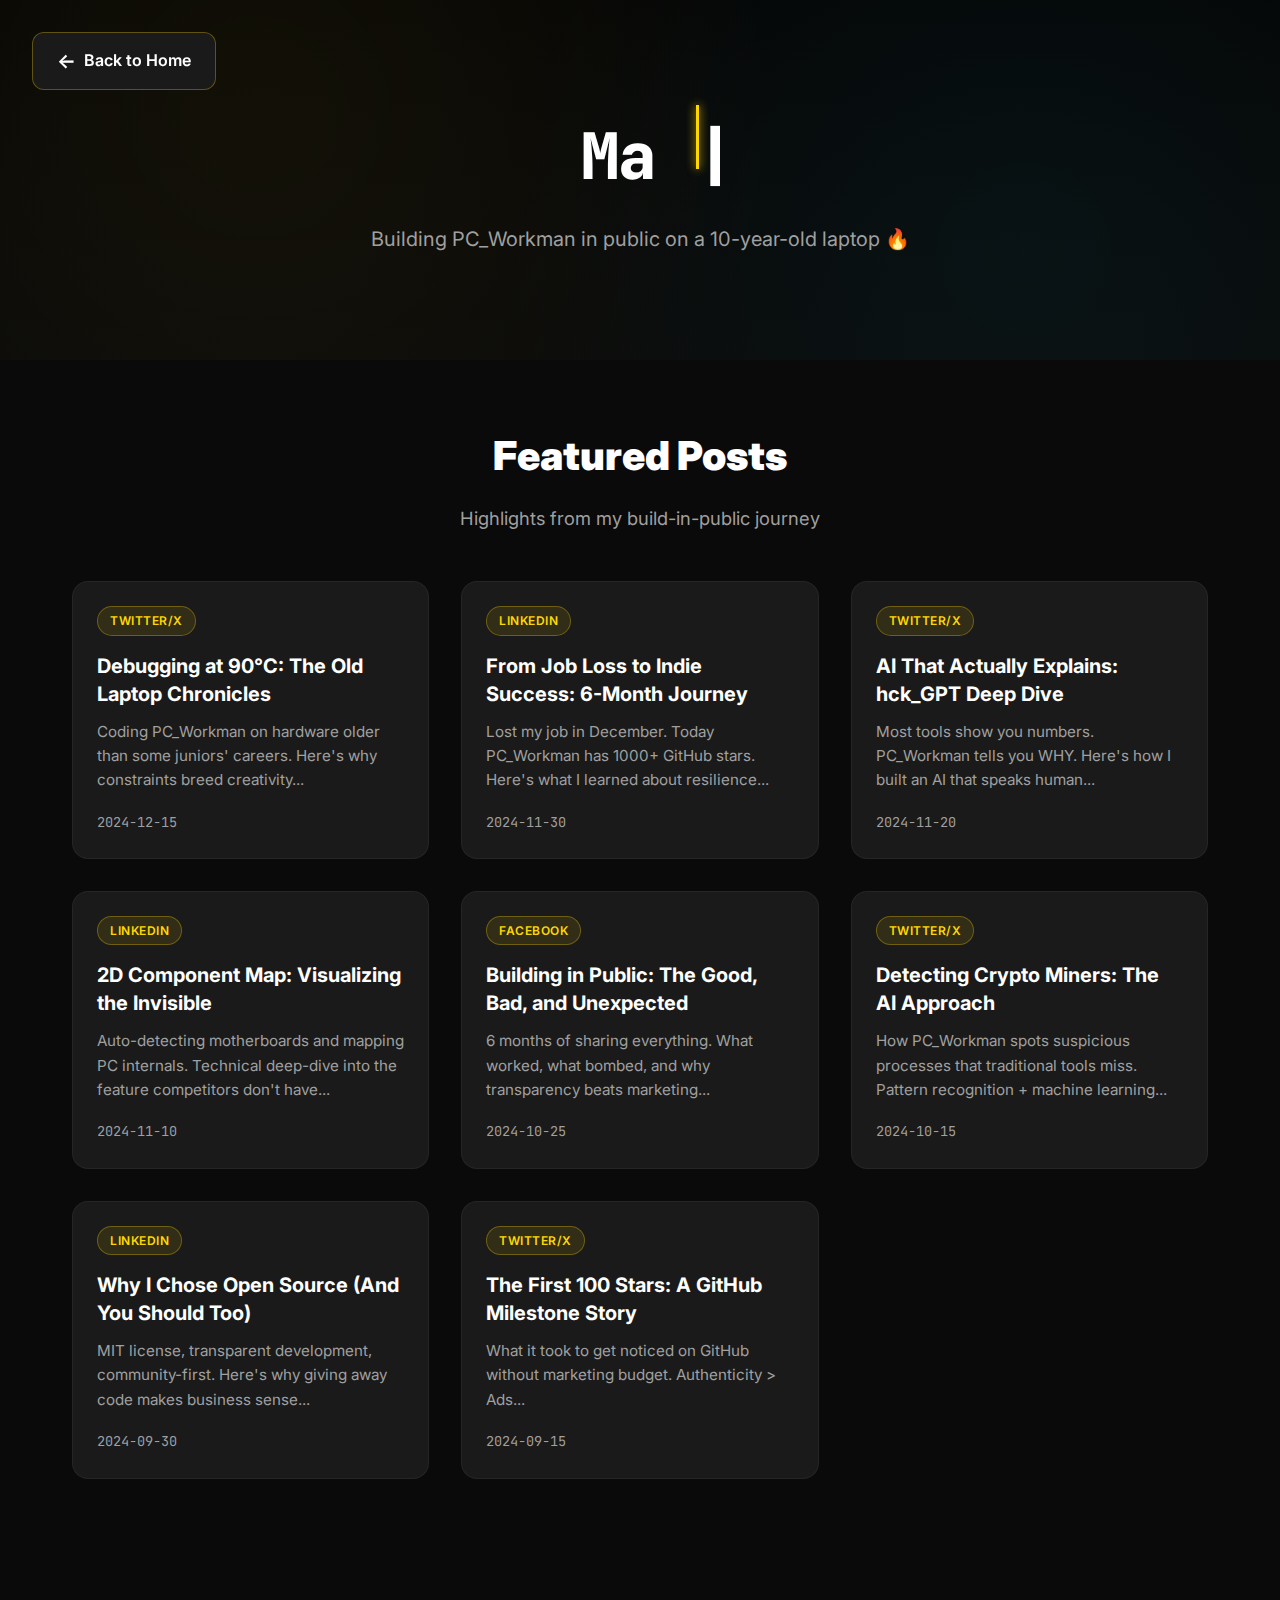
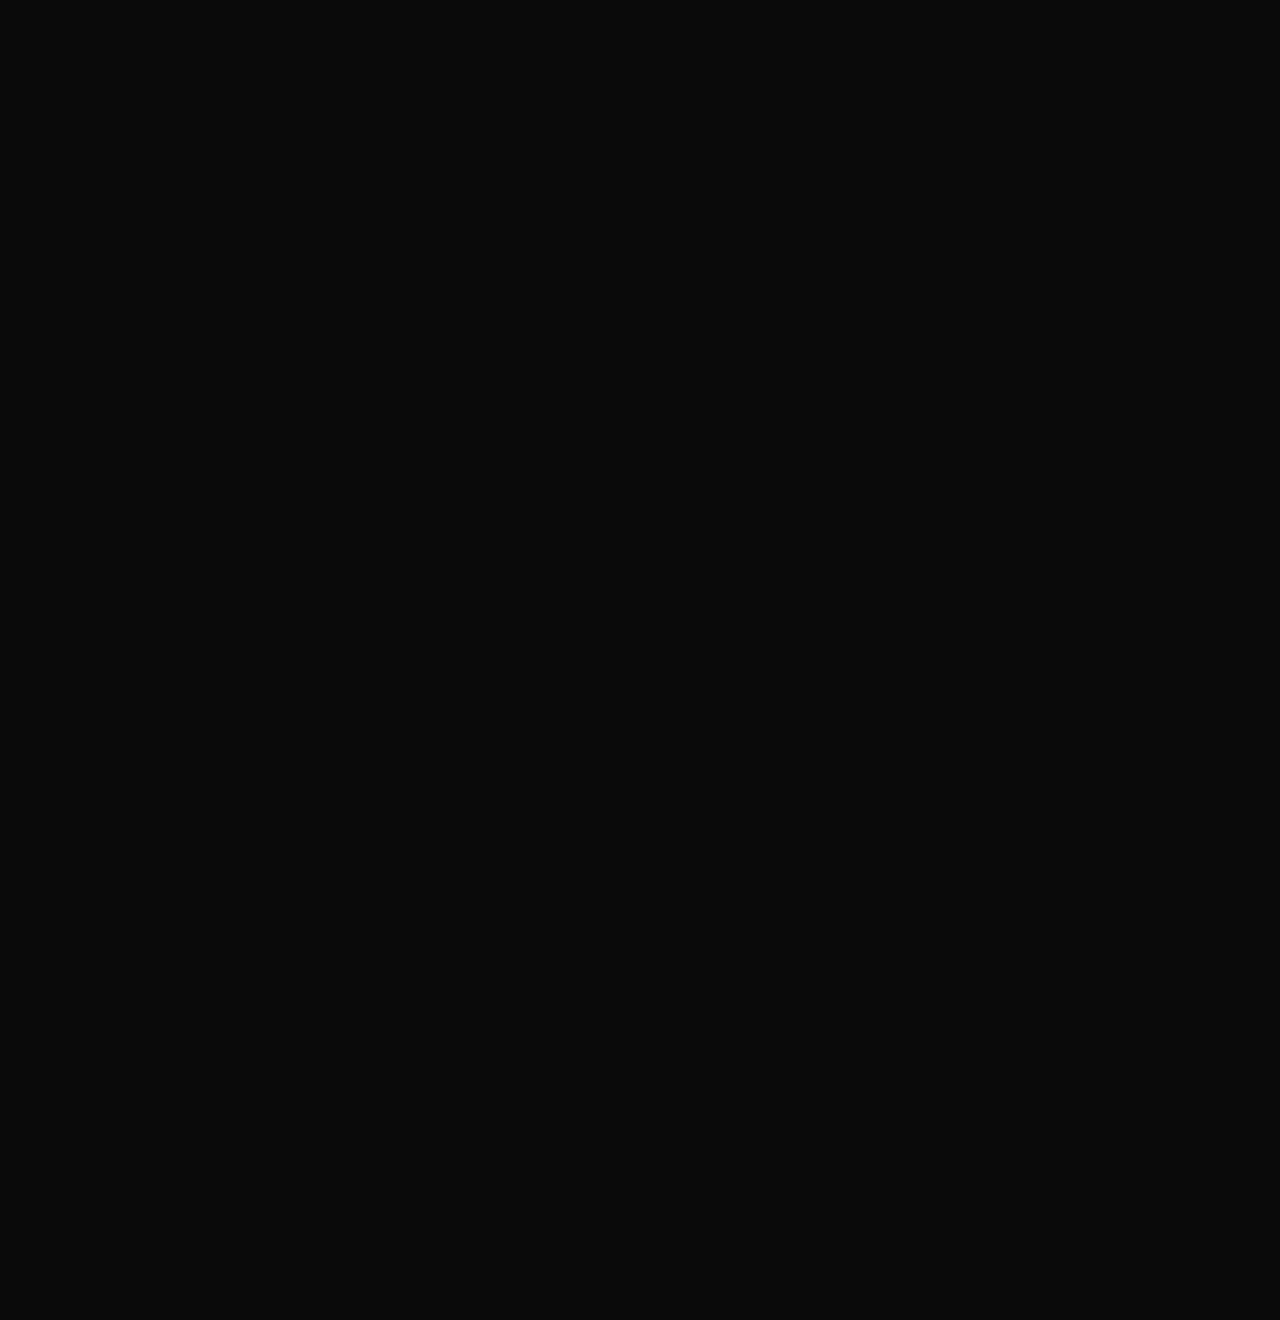
<file: docs/backup/story-backup.html>
<!DOCTYPE html>
<html lang="pl">
<head>
    <meta charset="UTF-8">
    <meta name="viewport" content="width=device-width, initial-scale=1.0">
    <meta name="description" content="Follow Marcin's build-in-public journey creating PC_Workman - an AI-powered system monitor. From job loss to indie success on a 10-year-old laptop.">
    <meta name="keywords" content="build in public, indie hacker, AI development, PC_Workman journey, solo developer">
    <title>Marcin Firmuga - My Story | Building PC_Workman in Public</title>

    <!-- Fonts -->
    <link rel="preconnect" href="https://fonts.googleapis.com">
    <link rel="preconnect" href="https://fonts.gstatic.com" crossorigin>
    <link href="https://fonts.googleapis.com/css2?family=Inter:wght@300;400;600;700;900&family=JetBrains+Mono:wght@400;700&display=swap" rel="stylesheet">
    
    <style>
        /* === VARIABLES === */
        :root {
            --bg-dark: #0a0a0a;
            --bg-darker: #050505;
            --bg-card: #1a1a1a;
            --text-primary: #ffffff;
            --text-secondary: #a0a0a0;
            --accent-gold: #FFD700;
            --accent-cyan: #00D9FF;
            --accent-green: #00FF99;
            --accent-red: #FF0066;
            --font-primary: 'Inter', sans-serif;
            --font-mono: 'JetBrains Mono', monospace;
        }
        
        /* === RESET === */
        * {
            margin: 0;
            padding: 0;
            box-sizing: border-box;
        }
        
        body {
            background: var(--bg-dark);
            color: var(--text-primary);
            font-family: var(--font-primary);
            line-height: 1.6;
            overflow-x: hidden;
        }
        
        /* === HERO HEADER === */
        .hero {
            min-height: 40vh;
            display: flex;
            align-items: center;
            justify-content: center;
            background: linear-gradient(180deg, var(--bg-darker) 0%, var(--bg-dark) 100%);
            padding: 4rem 2rem;
            position: relative;
            overflow: hidden;
        }
        
        .hero::before {
            content: '';
            position: absolute;
            top: 0;
            left: 0;
            right: 0;
            bottom: 0;
            background: 
                radial-gradient(circle at 20% 30%, rgba(255, 215, 0, 0.05) 0%, transparent 50%),
                radial-gradient(circle at 80% 70%, rgba(0, 217, 255, 0.05) 0%, transparent 50%);
            pointer-events: none;
        }
        
        .hero-content {
            text-align: center;
            position: relative;
            z-index: 1;
        }
        
        .hero-title {
            font-size: clamp(2rem, 5vw, 4rem);
            font-weight: 900;
            margin-bottom: 1rem;
            font-family: var(--font-mono);
            letter-spacing: -1px;
        }
        
        /* === TYPING ANIMATION === */
        .typing-container {
            display: inline-block;
            position: relative;
        }
        
        .typing-text {
            display: inline-block;
        }
        
        .typing-cursor {
            display: inline-block;
            width: 3px;
            height: 1em;
            background: var(--accent-gold);
            margin-left: 0.25rem;
            animation: blink 1s step-end infinite;
            box-shadow: 0 0 10px var(--accent-gold);
        }
        
        @keyframes blink {
            0%, 50% { opacity: 1; }
            51%, 100% { opacity: 0; }
        }
        
        .hero-subtitle {
            font-size: 1.25rem;
            color: var(--text-secondary);
            max-width: 600px;
            margin: 0 auto;
        }
        
        /* === BACK BUTTON === */
        .back-button {
            position: fixed;
            top: 2rem;
            left: 2rem;
            display: flex;
            align-items: center;
            gap: 0.5rem;
            padding: 0.75rem 1.5rem;
            background: var(--bg-card);
            border: 1px solid rgba(255, 215, 0, 0.3);
            border-radius: 12px;
            color: var(--text-primary);
            text-decoration: none;
            font-weight: 600;
            transition: all 0.3s ease;
            z-index: 100;
        }
        
        .back-button:hover {
            background: rgba(255, 215, 0, 0.1);
            border-color: var(--accent-gold);
            transform: translateX(-5px);
        }
        
        .back-arrow {
            font-size: 1.25rem;
        }
        
        /* === CONTAINER === */
        .container {
            max-width: 1200px;
            margin: 0 auto;
            padding: 0 2rem;
        }
        
        /* === FEATURED POSTS SECTION === */
        .featured-section {
            padding: 4rem 0;
        }
        
        .section-header {
            text-align: center;
            margin-bottom: 3rem;
        }
        
        .section-title {
            font-size: 2.5rem;
            font-weight: 900;
            margin-bottom: 1rem;
        }
        
        .section-subtitle {
            font-size: 1.15rem;
            color: var(--text-secondary);
        }
        
        /* === POSTS GRID === */
        .posts-grid {
            display: grid;
            grid-template-columns: repeat(auto-fit, minmax(280px, 1fr));
            gap: 2rem;
            margin-bottom: 4rem;
        }
        
        .post-card {
            background: var(--bg-card);
            border: 1px solid rgba(255, 255, 255, 0.05);
            border-radius: 16px;
            padding: 1.5rem;
            transition: all 0.3s ease;
            cursor: pointer;
            position: relative;
            overflow: hidden;
        }
        
        .post-card::before {
            content: '';
            position: absolute;
            top: 0;
            left: 0;
            right: 0;
            height: 3px;
            background: linear-gradient(90deg, var(--accent-gold), var(--accent-cyan));
            transform: scaleX(0);
            transform-origin: left;
            transition: transform 0.3s ease;
        }
        
        .post-card:hover {
            transform: translateY(-5px);
            border-color: rgba(255, 215, 0, 0.3);
            box-shadow: 0 10px 40px rgba(255, 215, 0, 0.1);
        }
        
        .post-card:hover::before {
            transform: scaleX(1);
        }
        
        .post-platform {
            display: inline-block;
            padding: 0.25rem 0.75rem;
            background: rgba(255, 215, 0, 0.1);
            border: 1px solid rgba(255, 215, 0, 0.3);
            border-radius: 20px;
            font-size: 0.75rem;
            font-weight: 600;
            color: var(--accent-gold);
            text-transform: uppercase;
            letter-spacing: 0.5px;
            margin-bottom: 1rem;
        }
        
        .post-title {
            font-size: 1.25rem;
            font-weight: 700;
            margin-bottom: 0.75rem;
            line-height: 1.4;
        }
        
        .post-excerpt {
            color: var(--text-secondary);
            font-size: 0.95rem;
            line-height: 1.6;
            margin-bottom: 1rem;
        }
        
        .post-date {
            font-size: 0.85rem;
            color: var(--text-secondary);
            font-family: var(--font-mono);
        }
        
        /* === INTRO SECTION === */
        .intro-section {
            background: var(--bg-card);
            border: 1px solid rgba(255, 215, 0, 0.2);
            border-radius: 20px;
            padding: 3rem;
            margin-bottom: 4rem;
            position: relative;
            overflow: hidden;
        }
        
        .intro-section::before {
            content: '💻';
            position: absolute;
            top: 2rem;
            right: 2rem;
            font-size: 4rem;
            opacity: 0.1;
        }
        
        .intro-content h2 {
            font-size: 2rem;
            margin-bottom: 1.5rem;
            background: linear-gradient(135deg, var(--accent-gold), var(--accent-cyan));
            -webkit-background-clip: text;
            -webkit-text-fill-color: transparent;
            background-clip: text;
        }
        
        .intro-content p {
            font-size: 1.15rem;
            line-height: 1.8;
            margin-bottom: 1rem;
            color: var(--text-secondary);
        }
        
        .intro-content p:last-child {
            margin-bottom: 0;
        }
        
        .highlight {
            color: var(--text-primary);
            font-weight: 600;
        }
        
        /* === SOCIAL BUTTONS === */
        .social-section {
            padding: 4rem 0;
            text-align: center;
        }
        
        .social-grid {
            display: grid;
            grid-template-columns: repeat(2, 1fr);
            gap: 1rem;
            max-width: 600px;
            margin: 0 auto 2rem;
        }
        
        .social-button {
            display: flex;
            align-items: center;
            justify-content: center;
            gap: 0.75rem;
            padding: 1rem 1.5rem;
            background: var(--bg-card);
            border: 1px solid rgba(255, 255, 255, 0.1);
            border-radius: 12px;
            color: var(--text-primary);
            text-decoration: none;
            font-weight: 600;
            transition: all 0.3s ease;
        }
        
        .social-button:hover {
            transform: translateY(-3px);
            box-shadow: 0 5px 20px rgba(255, 255, 255, 0.1);
        }
        
        .social-button.linkedin { border-color: rgba(10, 102, 194, 0.3); }
        .social-button.linkedin:hover { 
            background: rgba(10, 102, 194, 0.1); 
            border-color: #0a66c2;
        }
        
        .social-button.github { border-color: rgba(255, 255, 255, 0.2); }
        .social-button.github:hover { 
            background: rgba(255, 255, 255, 0.05); 
            border-color: #fff;
        }
        
        .social-button.medium { border-color: rgba(0, 0, 0, 0.3); }
        .social-button.medium:hover { 
            background: rgba(255, 255, 255, 0.1); 
            border-color: #fff;
        }
        
        .social-button.twitter { border-color: rgba(29, 155, 240, 0.3); }
        .social-button.twitter:hover { 
            background: rgba(29, 155, 240, 0.1); 
            border-color: #1d9bf0;
        }
        
        .social-button.reddit { border-color: rgba(255, 69, 0, 0.3); }
        .social-button.reddit:hover { 
            background: rgba(255, 69, 0, 0.1); 
            border-color: #ff4500;
        }
        
        .social-button.devto { border-color: rgba(8, 30, 53, 0.3); }
        .social-button.devto:hover { 
            background: rgba(255, 255, 255, 0.05); 
            border-color: #fff;
        }
        
        .social-button.hackernoon { border-color: rgba(0, 255, 0, 0.3); }
        .social-button.hackernoon:hover { 
            background: rgba(0, 255, 0, 0.05); 
            border-color: #00ff00;
        }
        
        .social-button.indiehackers { border-color: rgba(10, 102, 194, 0.3); }
        .social-button.indiehackers:hover { 
            background: rgba(10, 102, 194, 0.1); 
            border-color: #0a66c2;
        }
        
        .social-button.facebook { border-color: rgba(24, 119, 242, 0.3); }
        .social-button.facebook:hover { 
            background: rgba(24, 119, 242, 0.1); 
            border-color: #1877f2;
        }
        
        .social-icon {
            font-size: 1.5rem;
        }
        
        /* === RESPONSIVE === */
        @media (max-width: 768px) {
            .hero {
                min-height: 30vh;
                padding: 3rem 1rem;
            }
            
            .hero-title {
                font-size: 2rem;
            }
            
            .back-button {
                top: 1rem;
                left: 1rem;
                padding: 0.5rem 1rem;
                font-size: 0.9rem;
            }
            
            .container {
                padding: 0 1rem;
            }
            
            .posts-grid {
                grid-template-columns: 1fr;
                gap: 1.5rem;
            }
            
            .intro-section {
                padding: 2rem 1.5rem;
            }
            
            .social-grid {
                grid-template-columns: 1fr;
            }
        }
        
        /* === LOADING ANIMATION === */
        .fade-in {
            animation: fadeIn 0.6s ease-out;
        }
        
        @keyframes fadeIn {
            from {
                opacity: 0;
                transform: translateY(20px);
            }
            to {
                opacity: 1;
                transform: translateY(0);
            }
        }
    </style>
</head>
<body>
    
    <!-- Back Button -->
    <a href="./index.html" class="back-button">
        <span class="back-arrow">←</span>
        <span>Back to Home</span>
    </a>
    
    <!-- Hero Section -->
    <section class="hero">
        <div class="hero-content">
            <h1 class="hero-title">
                <span class="typing-container">
                    <span class="typing-text" id="typingText">Marcin Firmuga - My Story</span>
                    <span class="typing-cursor">|</span>
                </span>
            </h1>
            <p class="hero-subtitle">Building PC_Workman in public on a 10-year-old laptop 🔥</p>
        </div>
    </section>
    
    <!-- Main Content -->
    <div class="container">
        
        <!-- Featured Posts -->
        <section class="featured-section fade-in">
            <div class="section-header">
                <h2 class="section-title">Featured Posts</h2>
                <p class="section-subtitle">Highlights from my build-in-public journey</p>
            </div>
            
            <div class="posts-grid">
                <!-- Post Card #1 -->
                <article class="post-card">
                    <span class="post-platform">Twitter/X</span>
                    <h3 class="post-title">Debugging at 90°C: The Old Laptop Chronicles</h3>
                    <p class="post-excerpt">Coding PC_Workman on hardware older than some juniors' careers. Here's why constraints breed creativity...</p>
                    <time class="post-date">2024-12-15</time>
                </article>
                
                <!-- Post Card #2 -->
                <article class="post-card">
                    <span class="post-platform">LinkedIn</span>
                    <h3 class="post-title">From Job Loss to Indie Success: 6-Month Journey</h3>
                    <p class="post-excerpt">Lost my job in December. Today PC_Workman has 1000+ GitHub stars. Here's what I learned about resilience...</p>
                    <time class="post-date">2024-11-30</time>
                </article>
                
                <!-- Post Card #3 -->
                <article class="post-card">
                    <span class="post-platform">Twitter/X</span>
                    <h3 class="post-title">AI That Actually Explains: hck_GPT Deep Dive</h3>
                    <p class="post-excerpt">Most tools show you numbers. PC_Workman tells you WHY. Here's how I built an AI that speaks human...</p>
                    <time class="post-date">2024-11-20</time>
                </article>
                
                <!-- Post Card #4 -->
                <article class="post-card">
                    <span class="post-platform">LinkedIn</span>
                    <h3 class="post-title">2D Component Map: Visualizing the Invisible</h3>
                    <p class="post-excerpt">Auto-detecting motherboards and mapping PC internals. Technical deep-dive into the feature competitors don't have...</p>
                    <time class="post-date">2024-11-10</time>
                </article>
                
                <!-- Post Card #5 -->
                <article class="post-card">
                    <span class="post-platform">Facebook</span>
                    <h3 class="post-title">Building in Public: The Good, Bad, and Unexpected</h3>
                    <p class="post-excerpt">6 months of sharing everything. What worked, what bombed, and why transparency beats marketing...</p>
                    <time class="post-date">2024-10-25</time>
                </article>
                
                <!-- Post Card #6 -->
                <article class="post-card">
                    <span class="post-platform">Twitter/X</span>
                    <h3 class="post-title">Detecting Crypto Miners: The AI Approach</h3>
                    <p class="post-excerpt">How PC_Workman spots suspicious processes that traditional tools miss. Pattern recognition + machine learning...</p>
                    <time class="post-date">2024-10-15</time>
                </article>
                
                <!-- Post Card #7 -->
                <article class="post-card">
                    <span class="post-platform">LinkedIn</span>
                    <h3 class="post-title">Why I Chose Open Source (And You Should Too)</h3>
                    <p class="post-excerpt">MIT license, transparent development, community-first. Here's why giving away code makes business sense...</p>
                    <time class="post-date">2024-09-30</time>
                </article>
                
                <!-- Post Card #8 -->
                <article class="post-card">
                    <span class="post-platform">Twitter/X</span>
                    <h3 class="post-title">The First 100 Stars: A GitHub Milestone Story</h3>
                    <p class="post-excerpt">What it took to get noticed on GitHub without marketing budget. Authenticity > Ads...</p>
                    <time class="post-date">2024-09-15</time>
                </article>
            </div>
        </section>
        
        <!-- Intro/About Section -->
        <section class="intro-section fade-in">
            <div class="intro-content">
                <h2>Hey, I'm Marcin 👋</h2>
                <p>
                    I'm an <span class="highlight">AI & System Engineering student</span> turned indie developer, 
                    building <span class="highlight">PC_Workman</span> - an AI-powered system monitor that actually 
                    explains what's happening on your PC.
                </p>
                <p>
                    After losing my job in December 2024, I doubled down on coding. Armed with a 
                    <span class="highlight">10-year-old laptop that runs at 90°C</span> and a refusal to quit, 
                    I've been building in public, sharing every win, loss, and bug along the way.
                </p>
                <p>
                    <span class="highlight">Why build in public?</span> Because transparency beats marketing. 
                    Because authentic stories resonate. Because seeing someone code on ancient hardware 
                    and still ship features inspires others to start.
                </p>
                <p>
                    This isn't just a project - it's a <span class="highlight">movement</span>. 
                    Join me on this journey. See the messy middle. Celebrate the breakthroughs. 
                    Learn from the failures. That's what building in public is all about.
                </p>
            </div>
        </section>
        
        <!-- Social Links -->
        <section class="social-section fade-in">
            <div class="section-header">
                <h2 class="section-title">Follow My Journey</h2>
                <p class="section-subtitle">Connect with me across platforms</p>
            </div>
            
            <div class="social-grid">
                <a href="https://linkedin.com/in/marcin-firmuga" target="_blank" class="social-button linkedin">
                    <span class="social-icon">💼</span>
                    <span>LinkedIn</span>
                </a>
                
                <a href="https://github.com/HCK_Labs" target="_blank" class="social-button github">
                    <span class="social-icon">⚙️</span>
                    <span>GitHub</span>
                </a>
                
                <a href="https://medium.com/@hck_lab" target="_blank" class="social-button medium">
                    <span class="social-icon">📝</span>
                    <span>Medium</span>
                </a>
                
                <a href="https://x.com/hck_lab" target="_blank" class="social-button twitter">
                    <span class="social-icon">𝕏</span>
                    <span>X (Twitter)</span>
                </a>
                
                <a href="https://reddit.com/user/hck_lab" target="_blank" class="social-button reddit">
                    <span class="social-icon">🤖</span>
                    <span>Reddit</span>
                </a>
                
                <a href="https://dev.to/hck_lab" target="_blank" class="social-button devto">
                    <span class="social-icon">👨‍💻</span>
                    <span>Dev.to</span>
                </a>
                
                <a href="https://hackernoon.com/@hck_lab" target="_blank" class="social-button hackernoon">
                    <span class="social-icon">💚</span>
                    <span>HackerNoon</span>
                </a>
                
                <a href="https://indiehackers.com/hck_lab" target="_blank" class="social-button indiehackers">
                    <span class="social-icon">🚀</span>
                    <span>IndieHackers</span>
                </a>
                
                <a href="https://facebook.com/hck.labs" target="_blank" class="social-button facebook">
                    <span class="social-icon">📘</span>
                    <span>Facebook</span>
                </a>
            </div>
        </section>
        
    </div>
    
    <script>
        // Typing animation
        const typingText = document.getElementById('typingText');
        const originalText = "Marcin Firmuga - My Story";
        let charIndex = 0;
        let isDeleting = false;
        
        function typeText() {
            if (!isDeleting) {
                if (charIndex < originalText.length) {
                    typingText.textContent = originalText.substring(0, charIndex + 1);
                    charIndex++;
                    setTimeout(typeText, 100);
                } else {
                    setTimeout(() => {
                        isDeleting = true;
                        typeText();
                    }, 3000);
                }
            } else {
                if (charIndex > 0) {
                    typingText.textContent = originalText.substring(0, charIndex - 1);
                    charIndex--;
                    setTimeout(typeText, 50);
                } else {
                    isDeleting = false;
                    setTimeout(typeText, 500);
                }
            }
        }
        
        // Start typing on load
        window.addEventListener('load', () => {
            typingText.textContent = '';
            setTimeout(typeText, 500);
        });
        
        // Fade-in animations on scroll
        const observer = new IntersectionObserver((entries) => {
            entries.forEach(entry => {
                if (entry.isIntersecting) {
                    entry.target.style.opacity = '1';
                    entry.target.style.transform = 'translateY(0)';
                }
            });
        }, {
            threshold: 0.1
        });
        
        document.querySelectorAll('.fade-in').forEach(el => {
            el.style.opacity = '0';
            el.style.transform = 'translateY(20px)';
            el.style.transition = 'opacity 0.6s ease, transform 0.6s ease';
            observer.observe(el);
        });
    </script>
    
</body>
</html>
</file>
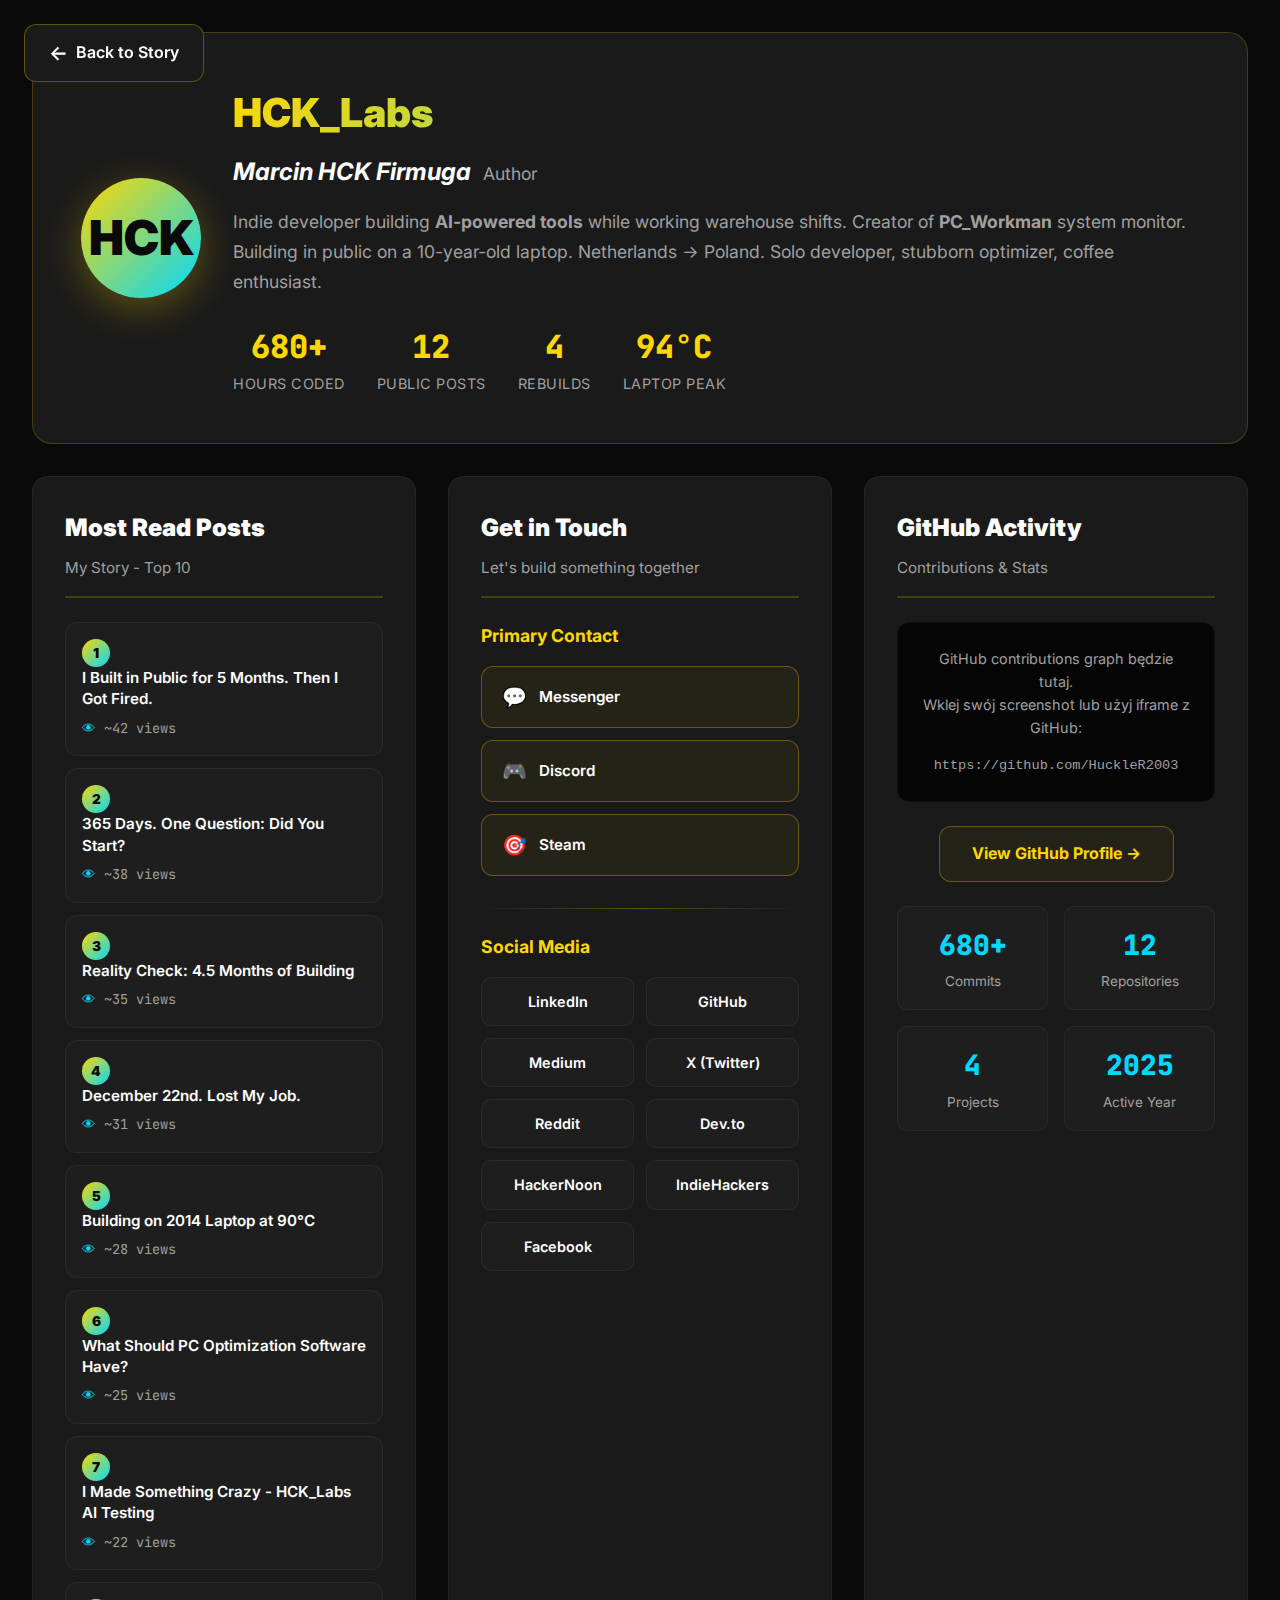
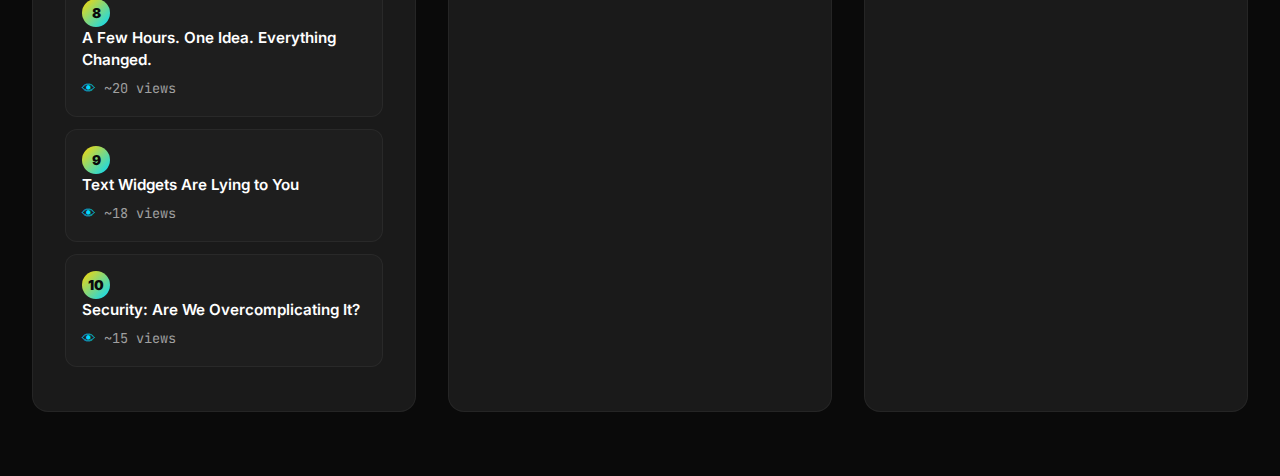
<file: docs/blog/profile.html>
<!-- Marcin HCK Firmuga -->
<!-- HCK_Labs -> PC_Workman -->
<!-- STABLE -->
<!DOCTYPE html>
<html lang="pl">
<head>
    <meta charset="UTF-8">
    <meta name="viewport" content="width=device-width, initial-scale=1.0">
    <meta name="description" content="HCK_Labs - Marcin HCK Firmuga, indie developer building AI-powered tools. Author of PC_Workman system monitor.">
    <meta name="keywords" content="HCK_Labs, Marcin Firmuga, indie developer, PC_Workman, build in public, AI developer">
    <title>HCK_Labs - Marcin HCK Firmuga | Developer Profile</title>

    <!-- Fonts -->
    <link rel="preconnect" href="https://fonts.googleapis.com">
    <link rel="preconnect" href="https://fonts.gstatic.com" crossorigin>
    <link href="https://fonts.googleapis.com/css2?family=Inter:wght@300;400;600;700;900&family=JetBrains+Mono:wght@400;700&display=swap" rel="stylesheet">

    <style>
        /* === VARIABLES === */
        :root {
            --bg-dark: #0a0a0a;
            --bg-darker: #050505;
            --bg-card: #1a1a1a;
            --bg-card-hover: #1f1f1f;
            --text-primary: #ffffff;
            --text-secondary: #a0a0a0;
            --accent-gold: #FFD700;
            --accent-cyan: #00D9FF;
            --accent-green: #00FF99;
            --accent-red: #FF0066;
            --font-primary: 'Inter', sans-serif;
            --font-mono: 'JetBrains Mono', monospace;
        }

        /* === RESET === */
        * {
            margin: 0;
            padding: 0;
            box-sizing: border-box;
        }

        body {
            background: var(--bg-dark);
            color: var(--text-primary);
            font-family: var(--font-primary);
            line-height: 1.6;
            overflow-x: hidden;
        }

        /* === BACK BUTTON === */
        .back-button {
            position: fixed;
            top: 1.5rem;
            left: 1.5rem;
            display: flex;
            align-items: center;
            gap: 0.5rem;
            padding: 0.75rem 1.5rem;
            background: var(--bg-card);
            border: 1px solid rgba(255, 215, 0, 0.3);
            border-radius: 12px;
            color: var(--text-primary);
            text-decoration: none;
            font-weight: 600;
            transition: all 0.3s ease;
            z-index: 1000;
        }

        .back-button:hover {
            background: rgba(255, 215, 0, 0.1);
            border-color: var(--accent-gold);
            transform: translateX(-5px);
        }

        .back-arrow {
            font-size: 1.25rem;
        }

        /* === CONTAINER === */
        .container {
            max-width: 1400px;
            margin: 0 auto;
            padding: 2rem;
        }

        /* === PROFILE HEADER === */
        .profile-header {
            background: var(--bg-card);
            border: 1px solid rgba(255, 215, 0, 0.2);
            border-radius: 20px;
            padding: 3rem;
            margin-bottom: 2rem;
            display: flex;
            align-items: center;
            gap: 2rem;
        }

        .profile-logo {
            width: 120px;
            height: 120px;
            flex-shrink: 0;
            background: linear-gradient(135deg, var(--accent-gold), var(--accent-cyan));
            border-radius: 50%;
            display: flex;
            align-items: center;
            justify-content: center;
            font-size: 3rem;
            font-weight: 900;
            color: var(--bg-dark);
            box-shadow: 0 10px 40px rgba(255, 215, 0, 0.3);
        }

        .profile-info {
            flex: 1;
        }

        .profile-name {
            font-size: 2.5rem;
            font-weight: 900;
            margin-bottom: 0.5rem;
            background: linear-gradient(135deg, var(--accent-gold), var(--accent-cyan));
            -webkit-background-clip: text;
            -webkit-text-fill-color: transparent;
            background-clip: text;
        }

        .profile-title {
            font-size: 1.5rem;
            font-weight: 700;
            font-style: italic;
            margin-bottom: 0.25rem;
        }

        .profile-role {
            display: inline-block;
            font-size: 1.1rem;
            color: var(--text-secondary);
            margin-left: 0.5rem;
        }

        .profile-bio {
            color: var(--text-secondary);
            font-size: 1.1rem;
            margin-top: 1rem;
            line-height: 1.7;
        }

        .profile-stats {
            display: flex;
            gap: 2rem;
            margin-top: 1.5rem;
        }

        .stat {
            text-align: center;
        }

        .stat-value {
            font-size: 2rem;
            font-weight: 900;
            color: var(--accent-gold);
            font-family: var(--font-mono);
        }

        .stat-label {
            font-size: 0.9rem;
            color: var(--text-secondary);
            text-transform: uppercase;
            letter-spacing: 0.5px;
        }

        /* === THREE COLUMNS LAYOUT === */
        .three-columns {
            display: grid;
            grid-template-columns: 1fr 1fr 1fr;
            gap: 2rem;
            margin-bottom: 2rem;
        }

        .column {
            background: var(--bg-card);
            border: 1px solid rgba(255, 255, 255, 0.05);
            border-radius: 16px;
            padding: 2rem;
            min-height: 500px;
        }

        .column-header {
            margin-bottom: 1.5rem;
            padding-bottom: 1rem;
            border-bottom: 2px solid rgba(255, 215, 0, 0.2);
        }

        .column-title {
            font-size: 1.5rem;
            font-weight: 900;
            margin-bottom: 0.5rem;
        }

        .column-subtitle {
            font-size: 0.95rem;
            color: var(--text-secondary);
        }

        /* === COLUMN 1: TOP POSTS === */
        .post-item {
            padding: 1rem;
            margin-bottom: 0.75rem;
            background: rgba(255, 255, 255, 0.02);
            border: 1px solid rgba(255, 255, 255, 0.05);
            border-radius: 12px;
            transition: all 0.3s ease;
            cursor: pointer;
            text-decoration: none;
            color: var(--text-primary);
            display: block;
        }

        .post-item:hover {
            background: var(--bg-card-hover);
            border-color: rgba(255, 215, 0, 0.3);
            transform: translateX(5px);
        }

        .post-rank {
            display: inline-block;
            width: 28px;
            height: 28px;
            background: linear-gradient(135deg, var(--accent-gold), var(--accent-cyan));
            border-radius: 50%;
            text-align: center;
            line-height: 28px;
            font-weight: 900;
            font-size: 0.85rem;
            color: var(--bg-dark);
            margin-right: 0.75rem;
        }

        .post-title-small {
            font-weight: 600;
            font-size: 0.95rem;
            line-height: 1.4;
            margin-bottom: 0.5rem;
        }

        .post-views {
            display: flex;
            align-items: center;
            gap: 0.5rem;
            font-size: 0.85rem;
            color: var(--text-secondary);
            font-family: var(--font-mono);
        }

        .views-icon {
            color: var(--accent-cyan);
        }

        /* === COLUMN 2: CONTACT & SOCIAL === */
        .contact-section {
            margin-bottom: 2rem;
        }

        .contact-title {
            font-size: 1.1rem;
            font-weight: 700;
            margin-bottom: 1rem;
            color: var(--accent-gold);
        }

        .contact-button {
            display: flex;
            align-items: center;
            gap: 0.75rem;
            padding: 0.875rem 1.25rem;
            background: rgba(255, 215, 0, 0.05);
            border: 1px solid rgba(255, 215, 0, 0.3);
            border-radius: 12px;
            color: var(--text-primary);
            text-decoration: none;
            font-weight: 600;
            font-size: 0.95rem;
            margin-bottom: 0.75rem;
            transition: all 0.3s ease;
        }

        .contact-button:hover {
            background: rgba(255, 215, 0, 0.1);
            border-color: var(--accent-gold);
            transform: translateY(-2px);
        }

        .contact-icon {
            font-size: 1.25rem;
        }

        .divider {
            height: 1px;
            background: linear-gradient(90deg, transparent, rgba(255, 215, 0, 0.3), transparent);
            margin: 1.5rem 0;
        }

        .social-grid {
            display: grid;
            grid-template-columns: repeat(2, 1fr);
            gap: 0.75rem;
        }

        .social-button {
            padding: 0.75rem;
            background: rgba(255, 255, 255, 0.02);
            border: 1px solid rgba(255, 255, 255, 0.05);
            border-radius: 10px;
            color: var(--text-primary);
            text-decoration: none;
            font-weight: 600;
            font-size: 0.9rem;
            text-align: center;
            transition: all 0.3s ease;
        }

        .social-button:hover {
            background: rgba(255, 215, 0, 0.05);
            border-color: rgba(255, 215, 0, 0.3);
            transform: translateY(-2px);
        }

        /* === COLUMN 3: GITHUB === */
        .github-widget {
            text-align: center;
        }

        .github-contributions {
            width: 100%;
            background: var(--bg-darker);
            border: 1px solid rgba(255, 255, 255, 0.05);
            border-radius: 12px;
            padding: 1.5rem;
            margin-bottom: 1.5rem;
        }

        .github-placeholder {
            color: var(--text-secondary);
            font-size: 0.9rem;
            line-height: 1.6;
            margin-bottom: 1rem;
        }

        .github-link {
            display: inline-block;
            padding: 0.875rem 2rem;
            background: rgba(255, 215, 0, 0.05);
            border: 1px solid rgba(255, 215, 0, 0.3);
            border-radius: 12px;
            color: var(--accent-gold);
            text-decoration: none;
            font-weight: 700;
            transition: all 0.3s ease;
        }

        .github-link:hover {
            background: rgba(255, 215, 0, 0.1);
            border-color: var(--accent-gold);
            transform: translateY(-2px);
        }

        .github-stats {
            display: grid;
            grid-template-columns: repeat(2, 1fr);
            gap: 1rem;
            margin-top: 1.5rem;
        }

        .github-stat {
            background: rgba(255, 255, 255, 0.02);
            border: 1px solid rgba(255, 255, 255, 0.05);
            border-radius: 10px;
            padding: 1rem;
            text-align: center;
        }

        .github-stat-value {
            font-size: 1.75rem;
            font-weight: 900;
            color: var(--accent-cyan);
            font-family: var(--font-mono);
        }

        .github-stat-label {
            font-size: 0.85rem;
            color: var(--text-secondary);
            margin-top: 0.25rem;
        }

        /* === RESPONSIVE === */
        @media (max-width: 1200px) {
            .three-columns {
                grid-template-columns: 1fr;
            }

            .column {
                min-height: auto;
            }
        }

        @media (max-width: 768px) {
            .container {
                padding: 1rem;
            }

            .profile-header {
                flex-direction: column;
                text-align: center;
                padding: 2rem;
            }

            .profile-name {
                font-size: 2rem;
            }

            .profile-title {
                font-size: 1.25rem;
            }

            .profile-stats {
                justify-content: center;
            }

            .social-grid {
                grid-template-columns: 1fr;
            }
        }

        /* === FADE IN ANIMATION === */
        .fade-in {
            animation: fadeIn 0.6s ease-out;
        }

        @keyframes fadeIn {
            from {
                opacity: 0;
                transform: translateY(20px);
            }
            to {
                opacity: 1;
                transform: translateY(0);
            }
        }
    </style>
</head>
<body>

    <!-- Back Button -->
    <a href="story.html" class="back-button">
        <span class="back-arrow">←</span>
        <span>Back to Story</span>
    </a>

    <!-- Main Container -->
    <div class="container">

        <!-- Profile Header -->
        <section class="profile-header fade-in">
            <div class="profile-logo">HCK</div>
            <div class="profile-info">
                <h1 class="profile-name">HCK_Labs</h1>
                <div>
                    <strong class="profile-title">Marcin HCK Firmuga</strong>
                    <span class="profile-role">Author</span>
                </div>
                <p class="profile-bio">
                    Indie developer building <strong>AI-powered tools</strong> while working warehouse shifts.
                    Creator of <strong>PC_Workman</strong> system monitor. Building in public on a 10-year-old laptop.
                    Netherlands → Poland. Solo developer, stubborn optimizer, coffee enthusiast.
                </p>
                <div class="profile-stats">
                    <div class="stat">
                        <div class="stat-value">680+</div>
                        <div class="stat-label">Hours Coded</div>
                    </div>
                    <div class="stat">
                        <div class="stat-value">12</div>
                        <div class="stat-label">Public Posts</div>
                    </div>
                    <div class="stat">
                        <div class="stat-value">4</div>
                        <div class="stat-label">Rebuilds</div>
                    </div>
                    <div class="stat">
                        <div class="stat-value">94°C</div>
                        <div class="stat-label">Laptop Peak</div>
                    </div>
                </div>
            </div>
        </section>

        <!-- Three Columns Layout -->
        <div class="three-columns">

            <!-- COLUMN 1: Most Read Posts -->
            <div class="column fade-in">
                <div class="column-header">
                    <h2 class="column-title">Most Read Posts</h2>
                    <p class="column-subtitle">My Story - Top 10</p>
                </div>

                <a href="story.html#linkedin" class="post-item">
                    <span class="post-rank">1</span>
                    <div class="post-title-small">I Built in Public for 5 Months. Then I Got Fired.</div>
                    <div class="post-views">
                        <span class="views-icon">👁</span>
                        <span>~42 views</span>
                    </div>
                </a>

                <a href="story.html#linkedin" class="post-item">
                    <span class="post-rank">2</span>
                    <div class="post-title-small">365 Days. One Question: Did You Start?</div>
                    <div class="post-views">
                        <span class="views-icon">👁</span>
                        <span>~38 views</span>
                    </div>
                </a>

                <a href="story.html#linkedin" class="post-item">
                    <span class="post-rank">3</span>
                    <div class="post-title-small">Reality Check: 4.5 Months of Building</div>
                    <div class="post-views">
                        <span class="views-icon">👁</span>
                        <span>~35 views</span>
                    </div>
                </a>

                <a href="story.html#linkedin" class="post-item">
                    <span class="post-rank">4</span>
                    <div class="post-title-small">December 22nd. Lost My Job.</div>
                    <div class="post-views">
                        <span class="views-icon">👁</span>
                        <span>~31 views</span>
                    </div>
                </a>

                <a href="story.html#linkedin" class="post-item">
                    <span class="post-rank">5</span>
                    <div class="post-title-small">Building on 2014 Laptop at 90°C</div>
                    <div class="post-views">
                        <span class="views-icon">👁</span>
                        <span>~28 views</span>
                    </div>
                </a>

                <a href="story.html#linkedin" class="post-item">
                    <span class="post-rank">6</span>
                    <div class="post-title-small">What Should PC Optimization Software Have?</div>
                    <div class="post-views">
                        <span class="views-icon">👁</span>
                        <span>~25 views</span>
                    </div>
                </a>

                <a href="story.html#linkedin" class="post-item">
                    <span class="post-rank">7</span>
                    <div class="post-title-small">I Made Something Crazy - HCK_Labs AI Testing</div>
                    <div class="post-views">
                        <span class="views-icon">👁</span>
                        <span>~22 views</span>
                    </div>
                </a>

                <a href="story.html#linkedin" class="post-item">
                    <span class="post-rank">8</span>
                    <div class="post-title-small">A Few Hours. One Idea. Everything Changed.</div>
                    <div class="post-views">
                        <span class="views-icon">👁</span>
                        <span>~20 views</span>
                    </div>
                </a>

                <a href="story.html#linkedin" class="post-item">
                    <span class="post-rank">9</span>
                    <div class="post-title-small">Text Widgets Are Lying to You</div>
                    <div class="post-views">
                        <span class="views-icon">👁</span>
                        <span>~18 views</span>
                    </div>
                </a>

                <a href="story.html#linkedin" class="post-item">
                    <span class="post-rank">10</span>
                    <div class="post-title-small">Security: Are We Overcomplicating It?</div>
                    <div class="post-views">
                        <span class="views-icon">👁</span>
                        <span>~15 views</span>
                    </div>
                </a>
            </div>

            <!-- COLUMN 2: Contact & Social -->
            <div class="column fade-in">
                <div class="column-header">
                    <h2 class="column-title">Get in Touch</h2>
                    <p class="column-subtitle">Let's build something together</p>
                </div>

                <div class="contact-section">
                    <h3 class="contact-title">Primary Contact</h3>

                    <a href="https://m.me/hck.labs" target="_blank" class="contact-button">
                        <span class="contact-icon">💬</span>
                        <span>Messenger</span>
                    </a>

                    <a href="https://discord.gg/hck_labs" target="_blank" class="contact-button">
                        <span class="contact-icon">🎮</span>
                        <span>Discord</span>
                    </a>

                    <a href="https://steamcommunity.com/id/hck_labs" target="_blank" class="contact-button">
                        <span class="contact-icon">🎯</span>
                        <span>Steam</span>
                    </a>
                </div>

                <div class="divider"></div>

                <div class="contact-section">
                    <h3 class="contact-title">Social Media</h3>

                    <div class="social-grid">
                        <a href="https://linkedin.com/in/marcin-firmuga" target="_blank" class="social-button">LinkedIn</a>
                        <a href="https://github.com/HuckleR2003" target="_blank" class="social-button">GitHub</a>
                        <a href="https://medium.com/@hck_lab" target="_blank" class="social-button">Medium</a>
                        <a href="https://x.com/hck_lab" target="_blank" class="social-button">X (Twitter)</a>
                        <a href="https://reddit.com/user/hck_lab" target="_blank" class="social-button">Reddit</a>
                        <a href="https://dev.to/hck_lab" target="_blank" class="social-button">Dev.to</a>
                        <a href="https://hackernoon.com/@hck_lab" target="_blank" class="social-button">HackerNoon</a>
                        <a href="https://indiehackers.com/hck_lab" target="_blank" class="social-button">IndieHackers</a>
                        <a href="https://facebook.com/hck.labs" target="_blank" class="social-button">Facebook</a>
                    </div>
                </div>
            </div>

            <!-- COLUMN 3: GitHub -->
            <div class="column fade-in">
                <div class="column-header">
                    <h2 class="column-title">GitHub Activity</h2>
                    <p class="column-subtitle">Contributions & Stats</p>
                </div>

                <div class="github-widget">
                    <div class="github-contributions">
                        <p class="github-placeholder">
                            GitHub contributions graph będzie tutaj.<br>
                            Wklej swój screenshot lub użyj iframe z GitHub:
                        </p>
                        <code style="color: var(--text-secondary); font-size: 0.85rem; display: block; margin-top: 1rem;">
                            https://github.com/HuckleR2003
                        </code>
                    </div>

                    <a href="https://github.com/HuckleR2003" target="_blank" class="github-link">
                        View GitHub Profile →
                    </a>

                    <div class="github-stats">
                        <div class="github-stat">
                            <div class="github-stat-value">680+</div>
                            <div class="github-stat-label">Commits</div>
                        </div>
                        <div class="github-stat">
                            <div class="github-stat-value">12</div>
                            <div class="github-stat-label">Repositories</div>
                        </div>
                        <div class="github-stat">
                            <div class="github-stat-value">4</div>
                            <div class="github-stat-label">Projects</div>
                        </div>
                        <div class="github-stat">
                            <div class="github-stat-value">2025</div>
                            <div class="github-stat-label">Active Year</div>
                        </div>
                    </div>
                </div>
            </div>

        </div>

    </div>

    <script>
        // Fade-in animations on scroll
        const observer = new IntersectionObserver((entries) => {
            entries.forEach(entry => {
                if (entry.isIntersecting) {
                    entry.target.style.opacity = '1';
                    entry.target.style.transform = 'translateY(0)';
                }
            });
        }, {
            threshold: 0.1
        });

        document.querySelectorAll('.fade-in').forEach(el => {
            el.style.opacity = '0';
            el.style.transform = 'translateY(20px)';
            el.style.transition = 'opacity 0.6s ease, transform 0.6s ease';
            observer.observe(el);
        });
    </script>

</body>
</html>
</file>
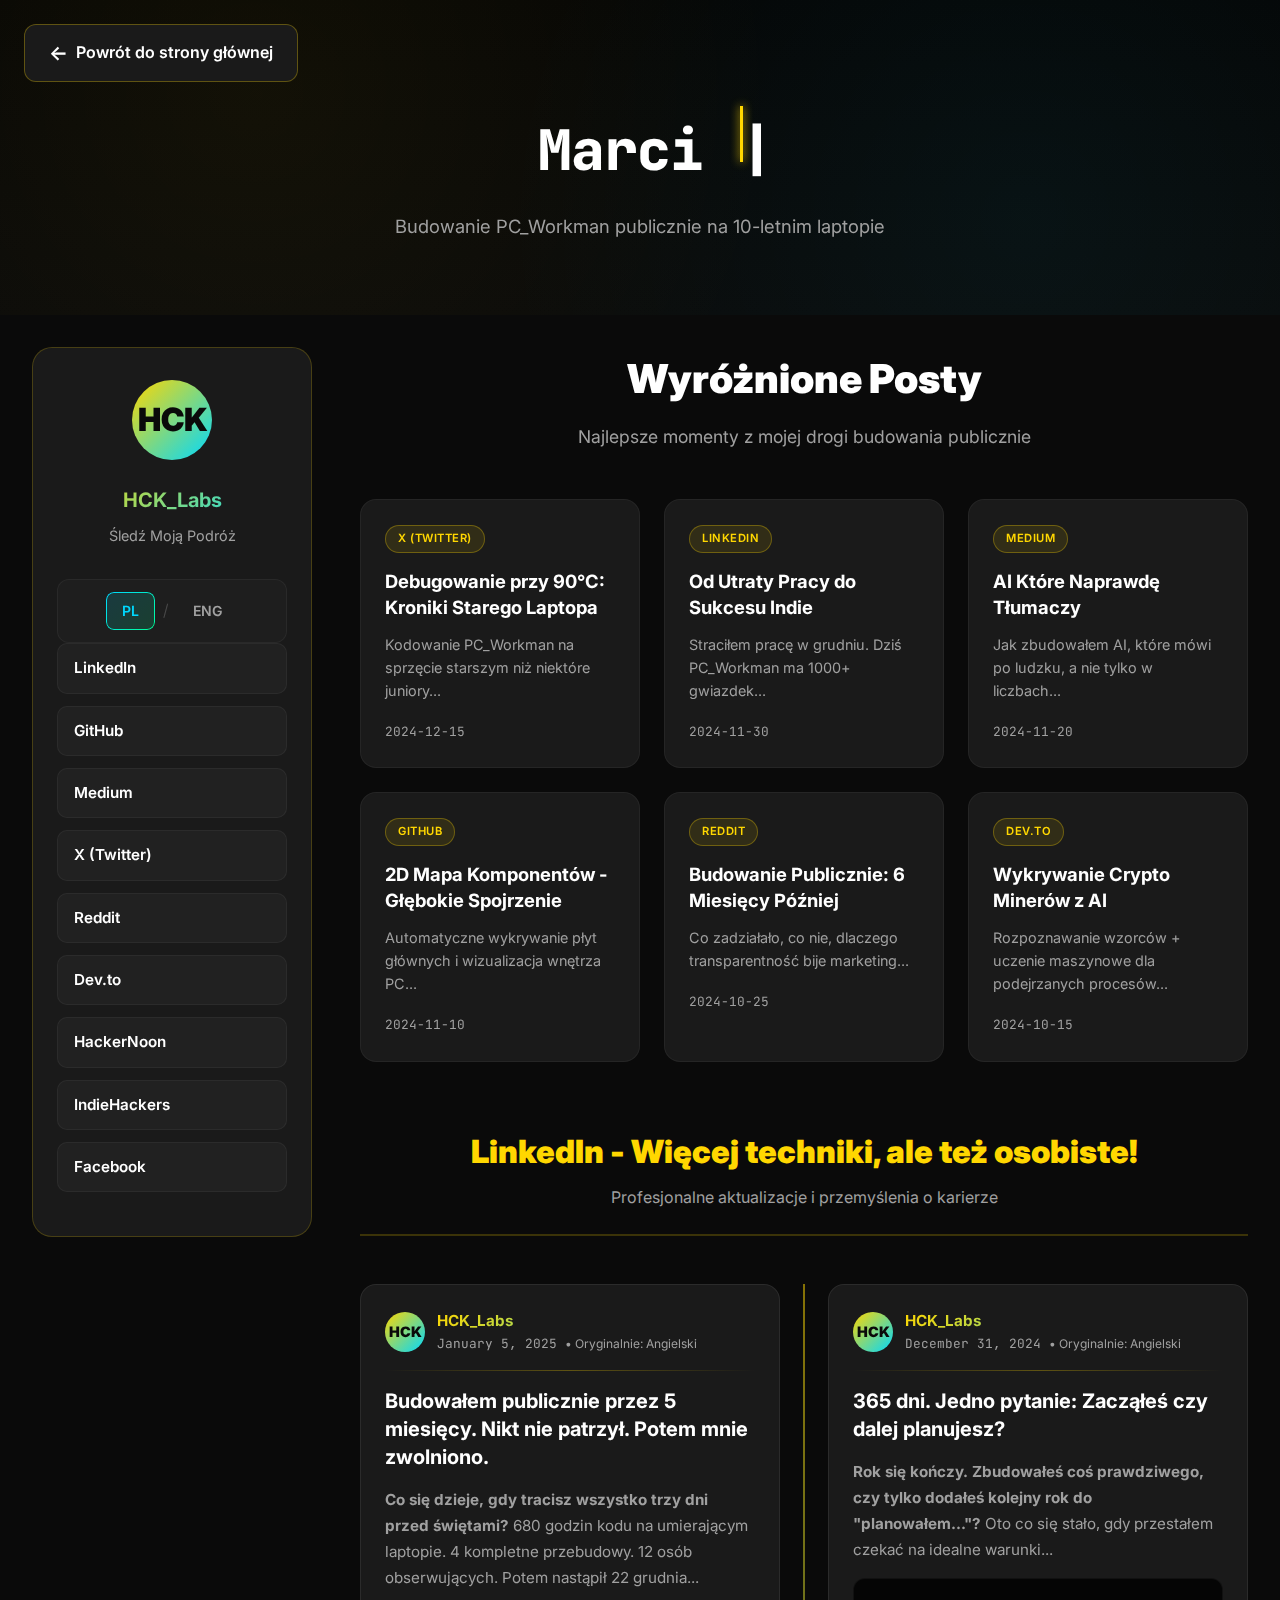
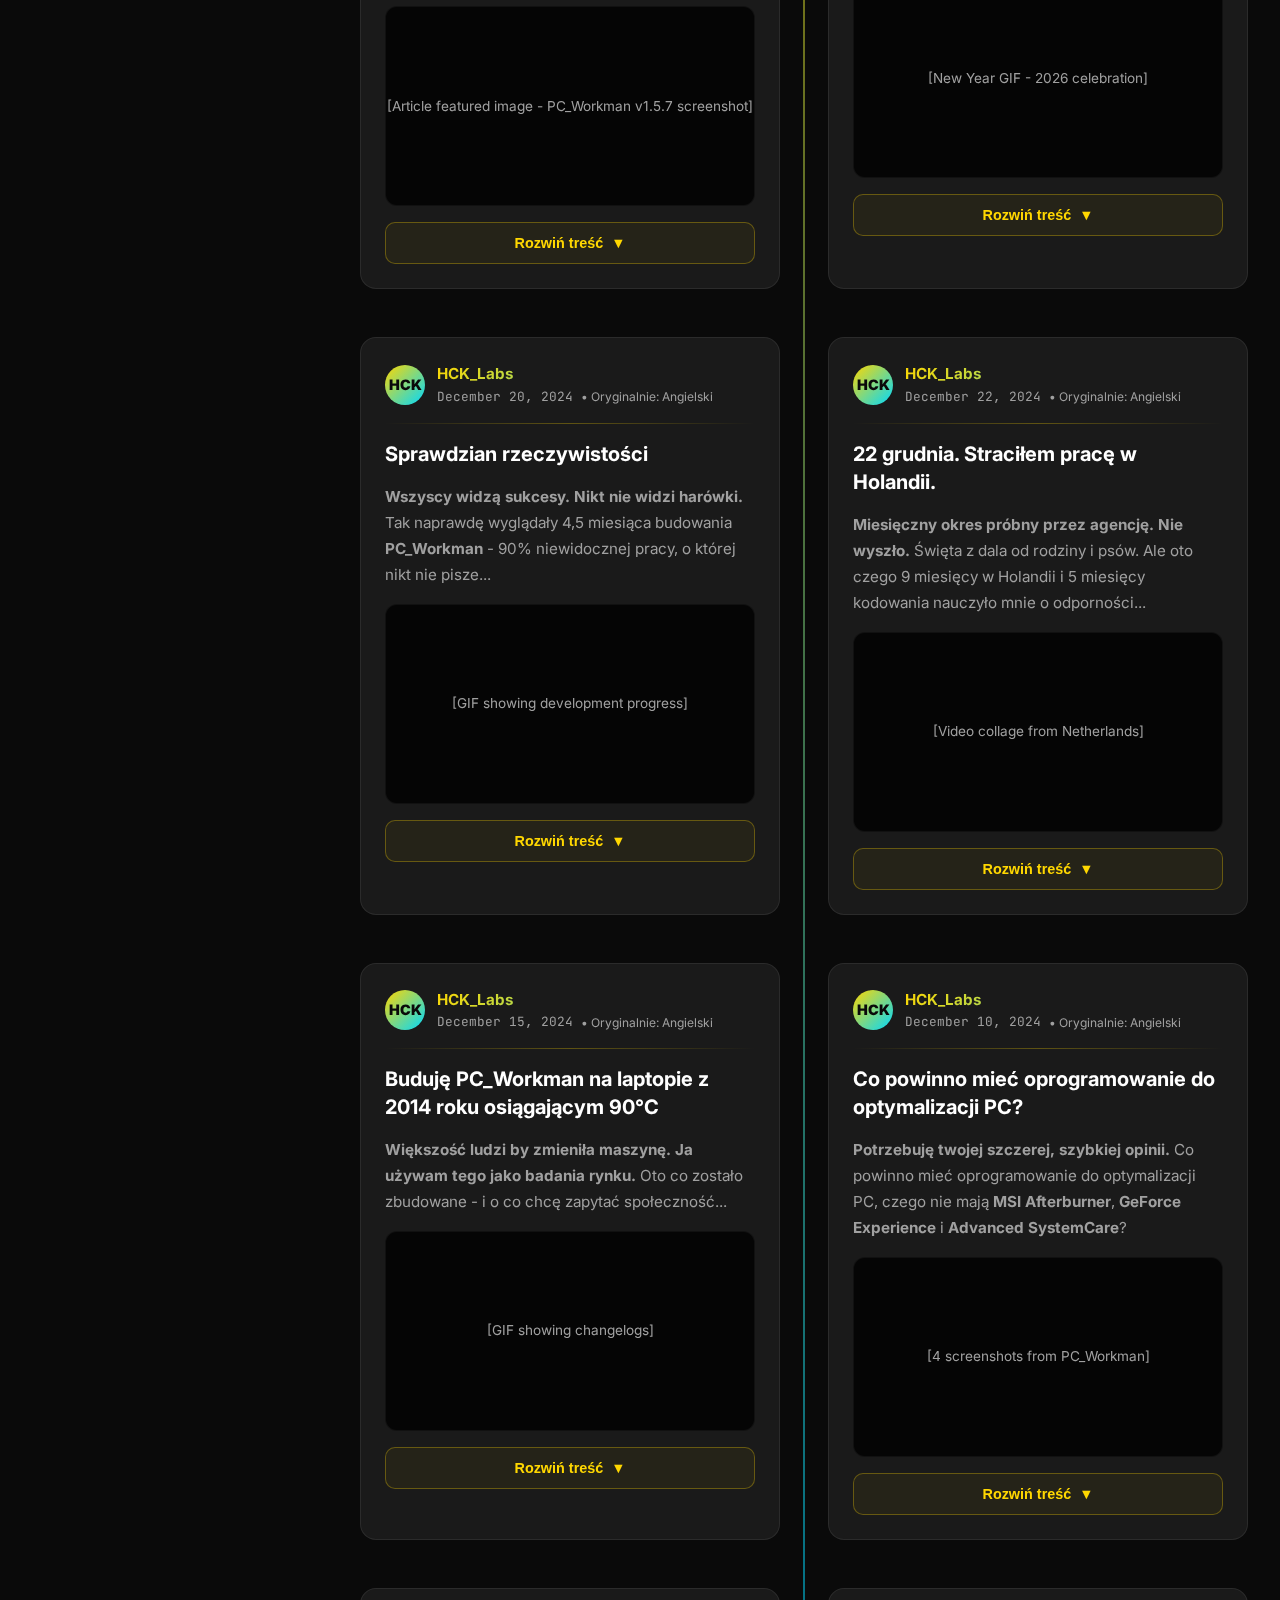
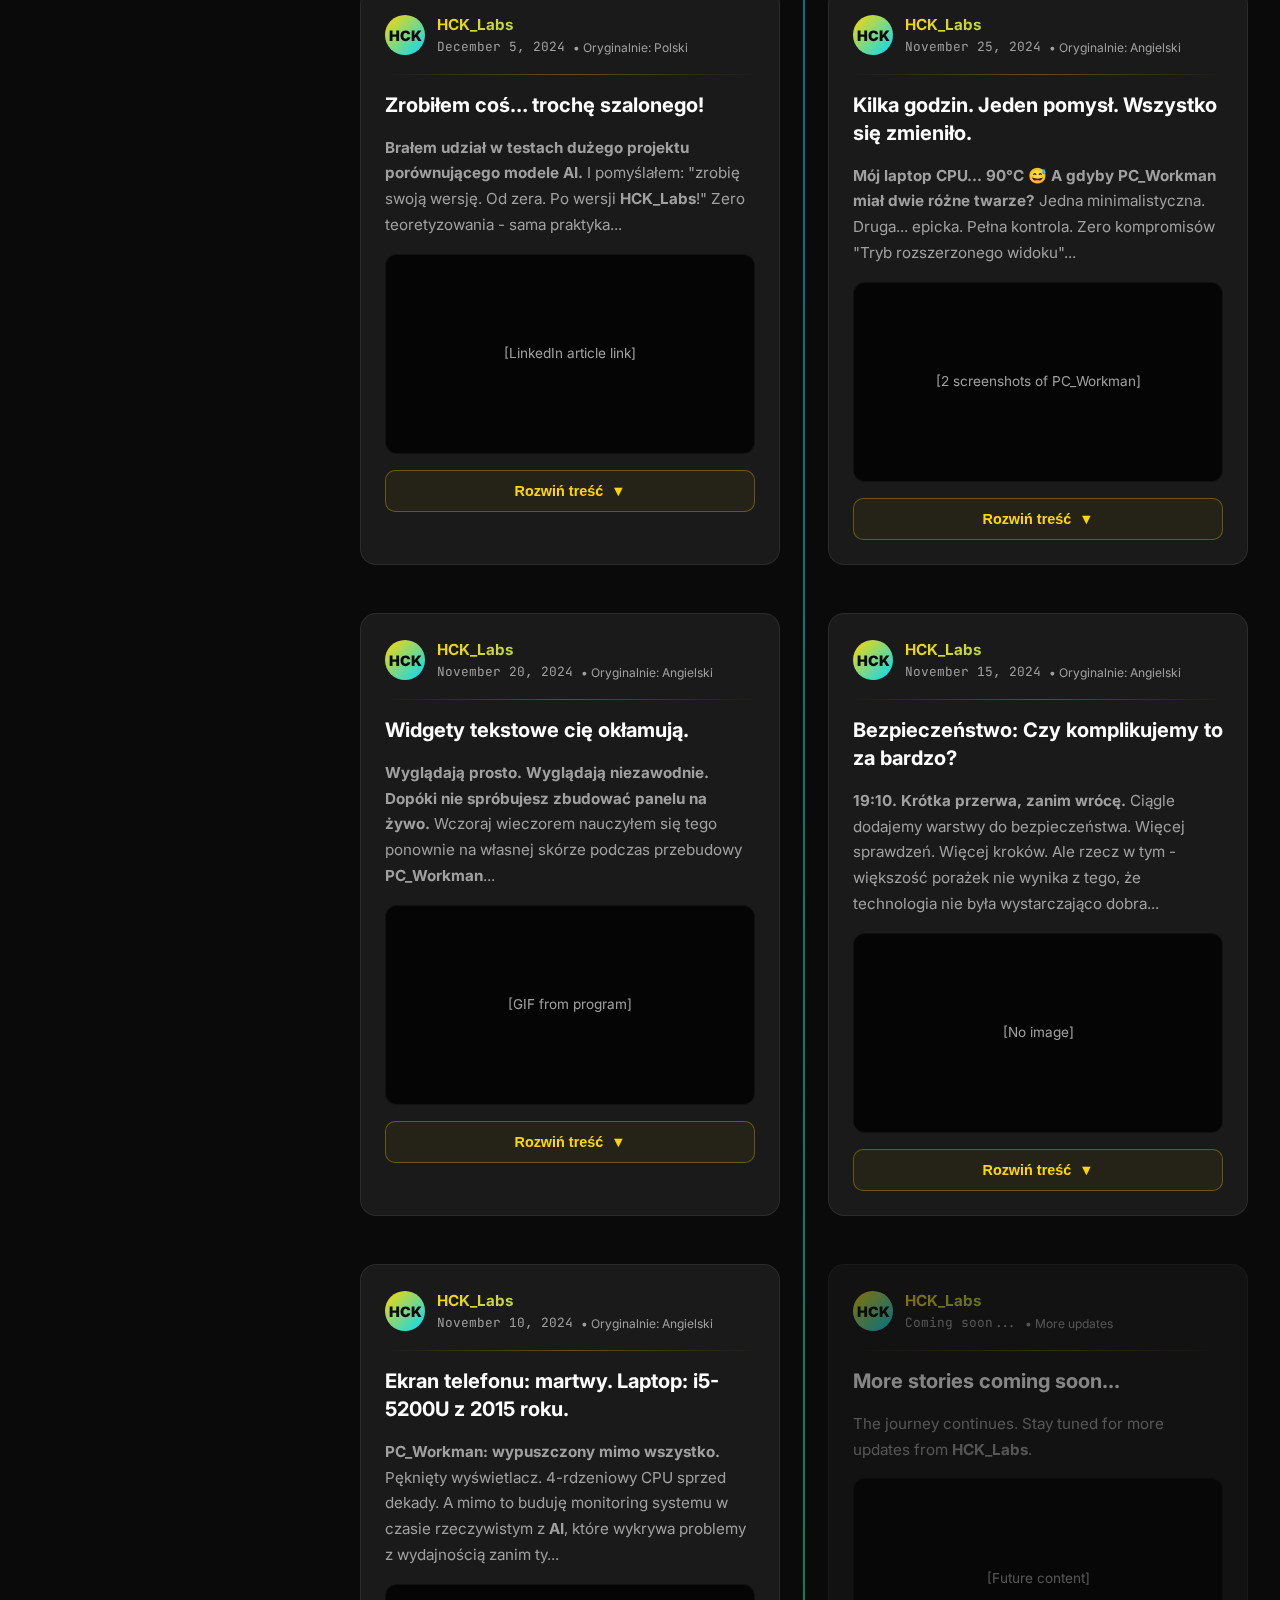
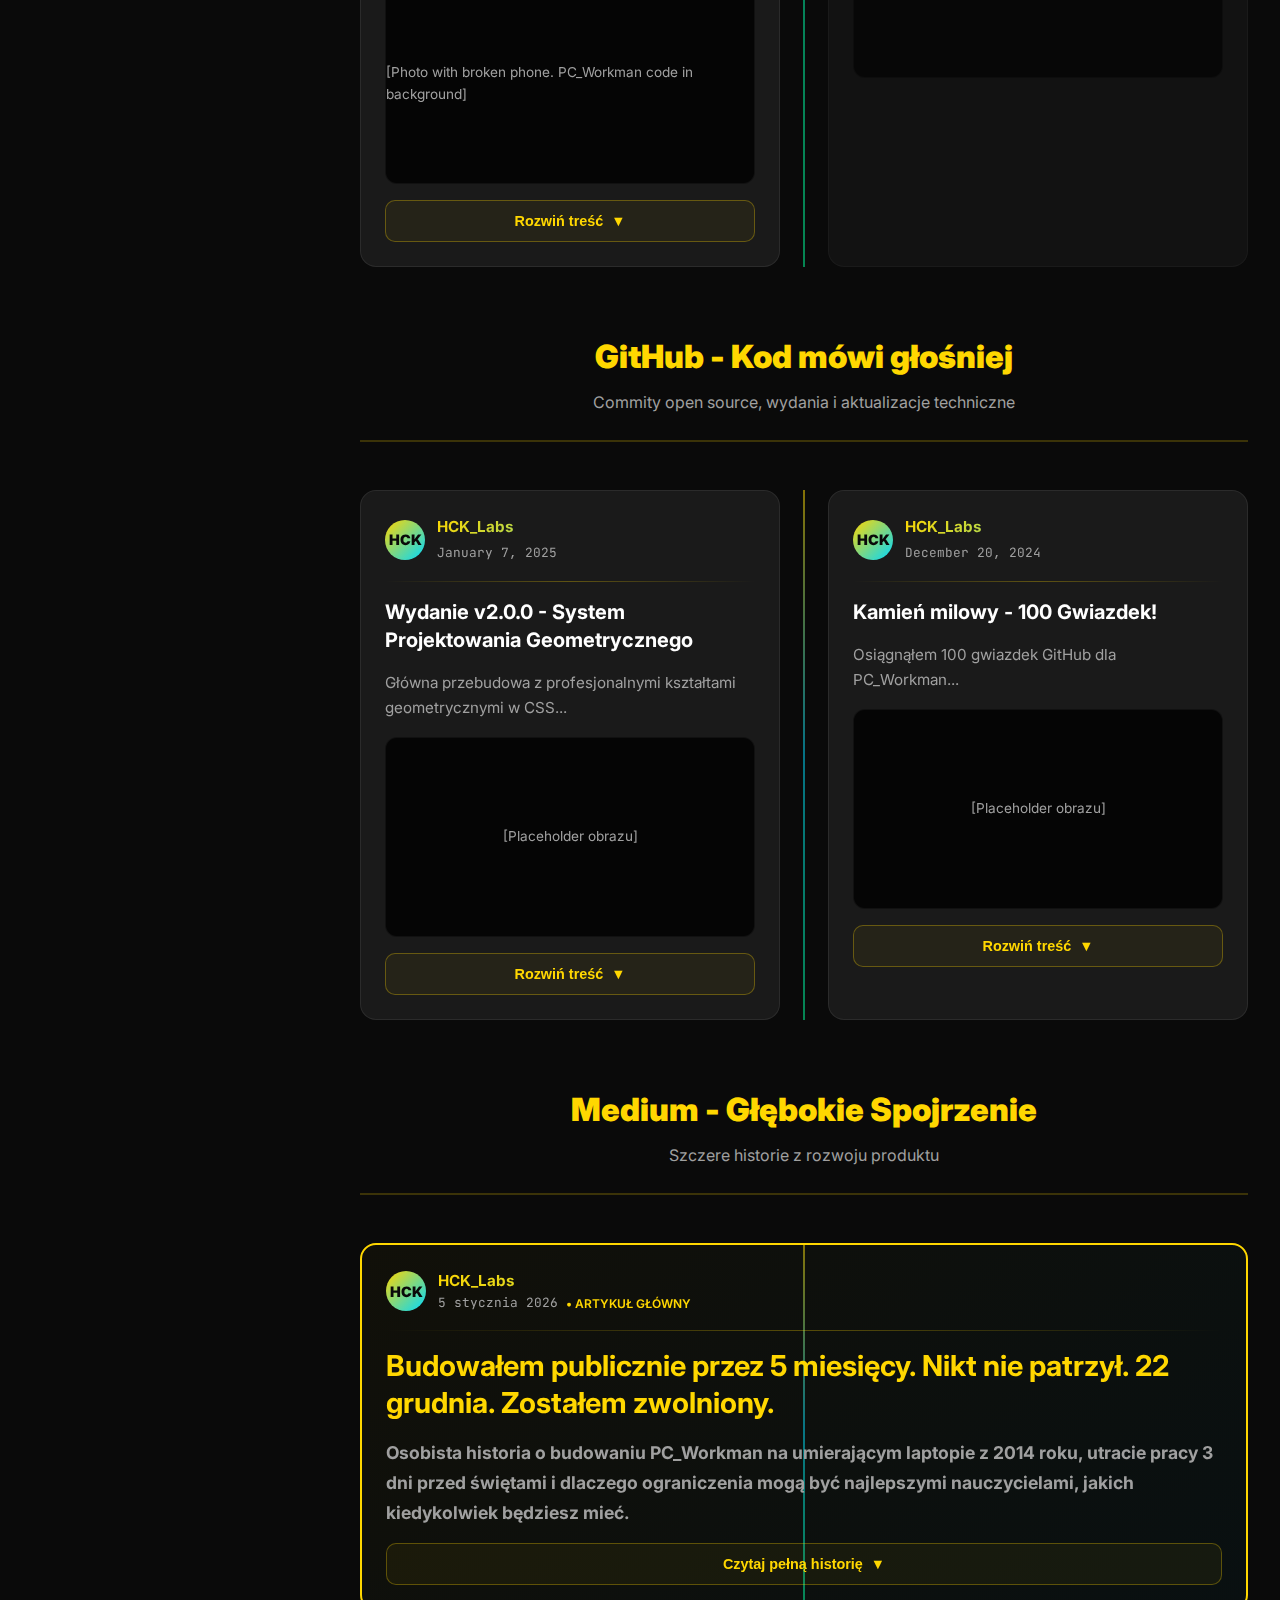
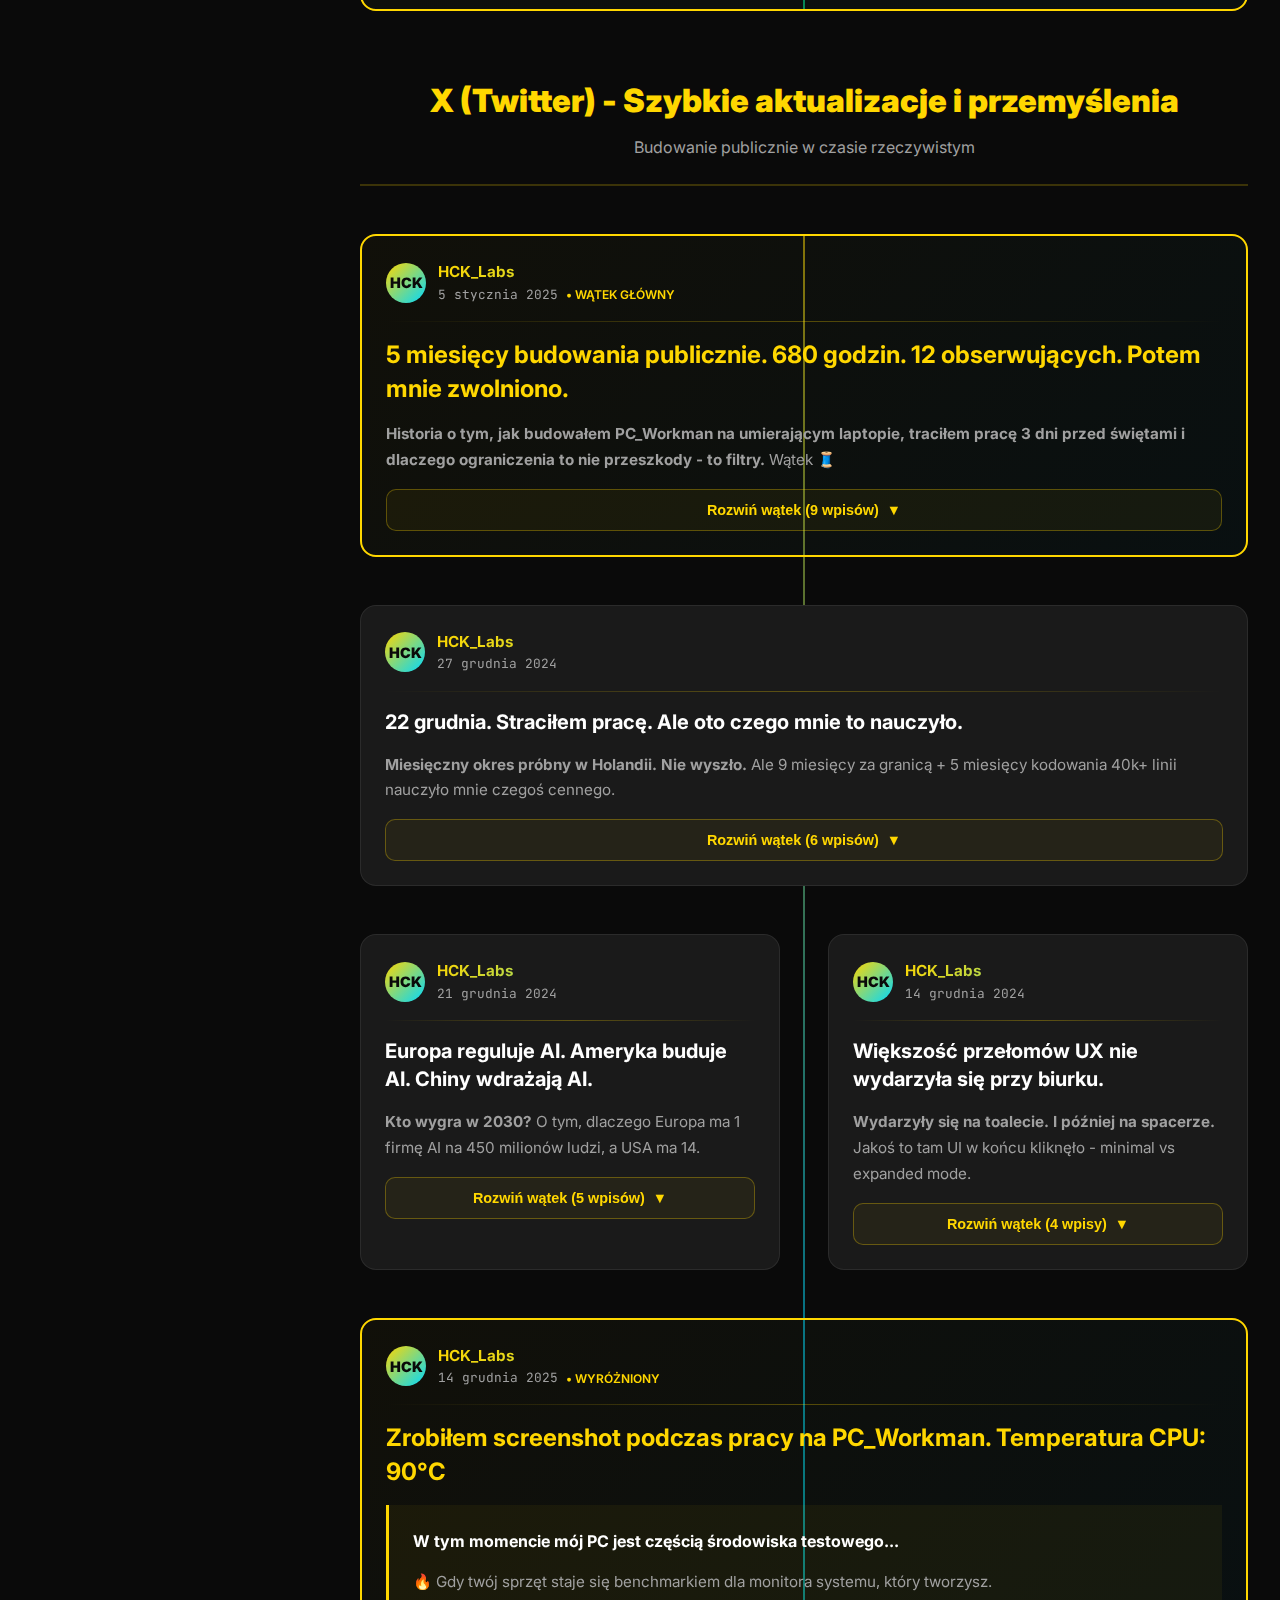
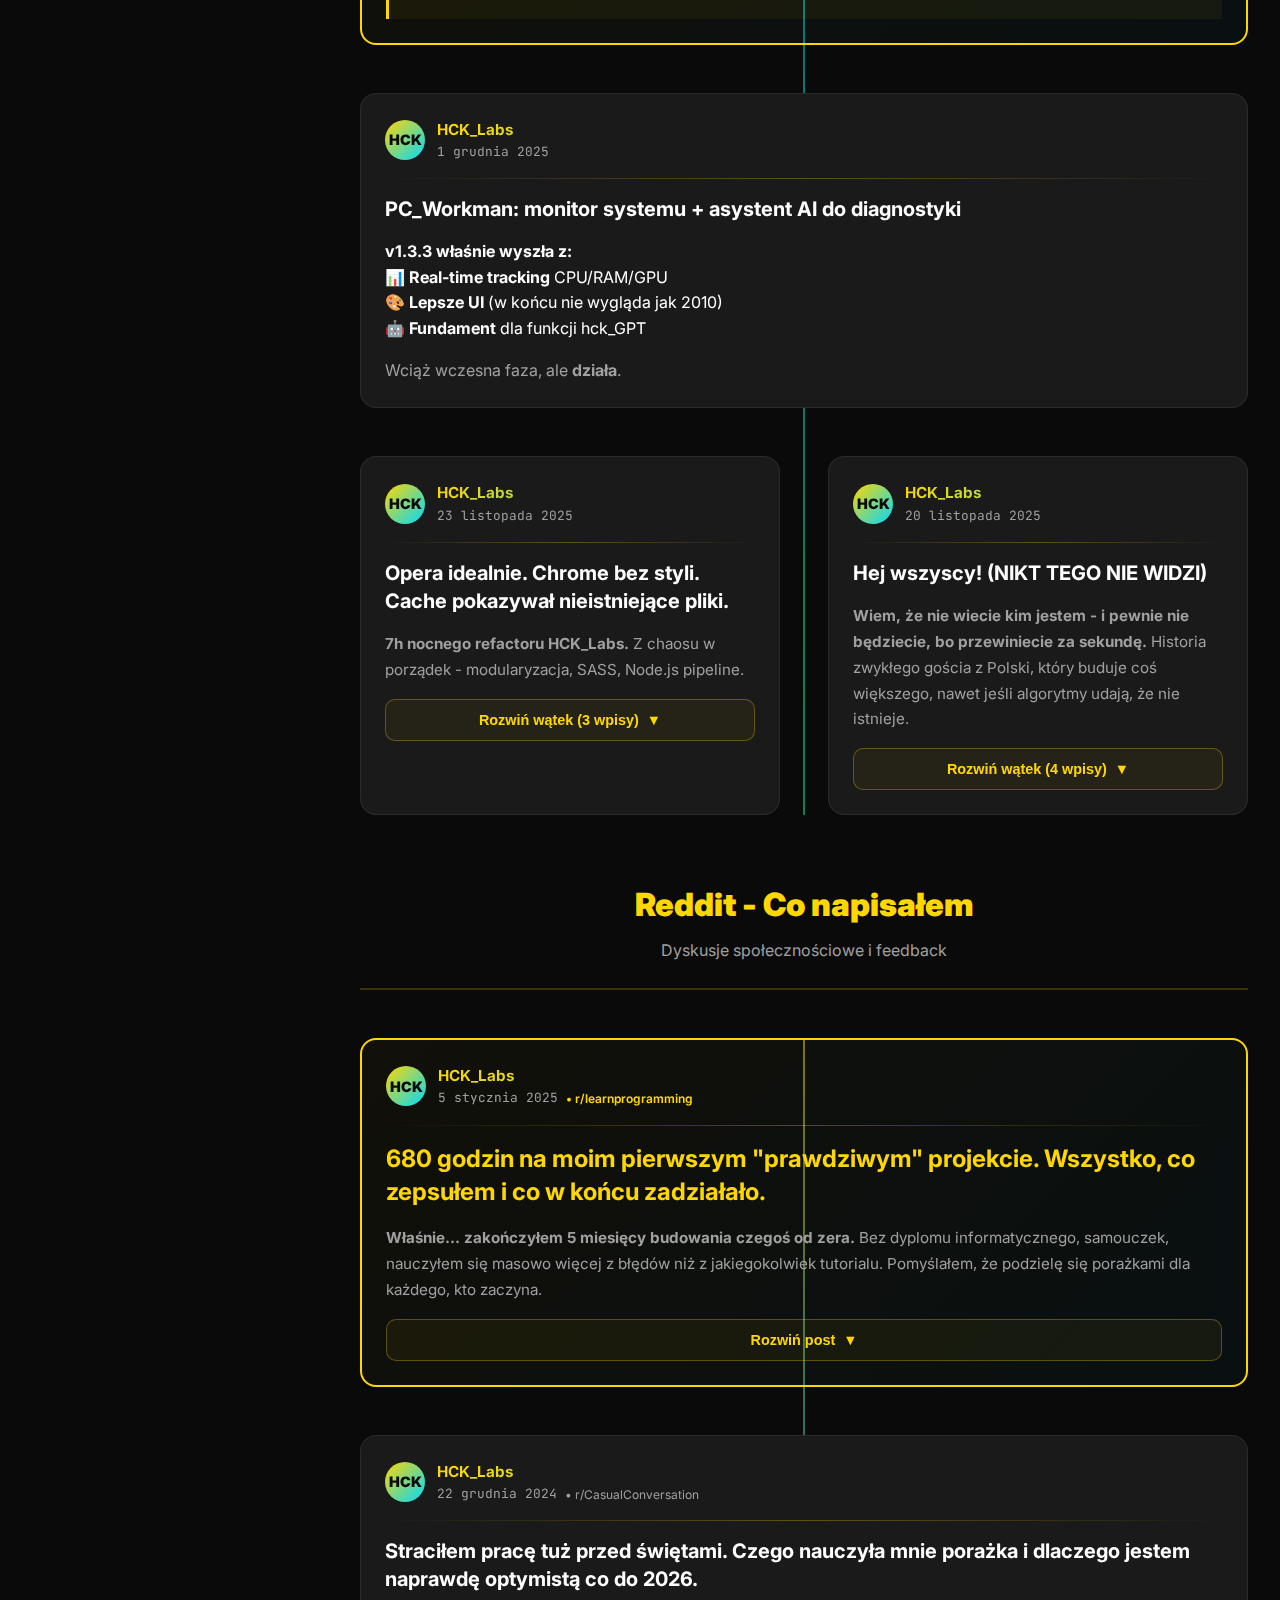
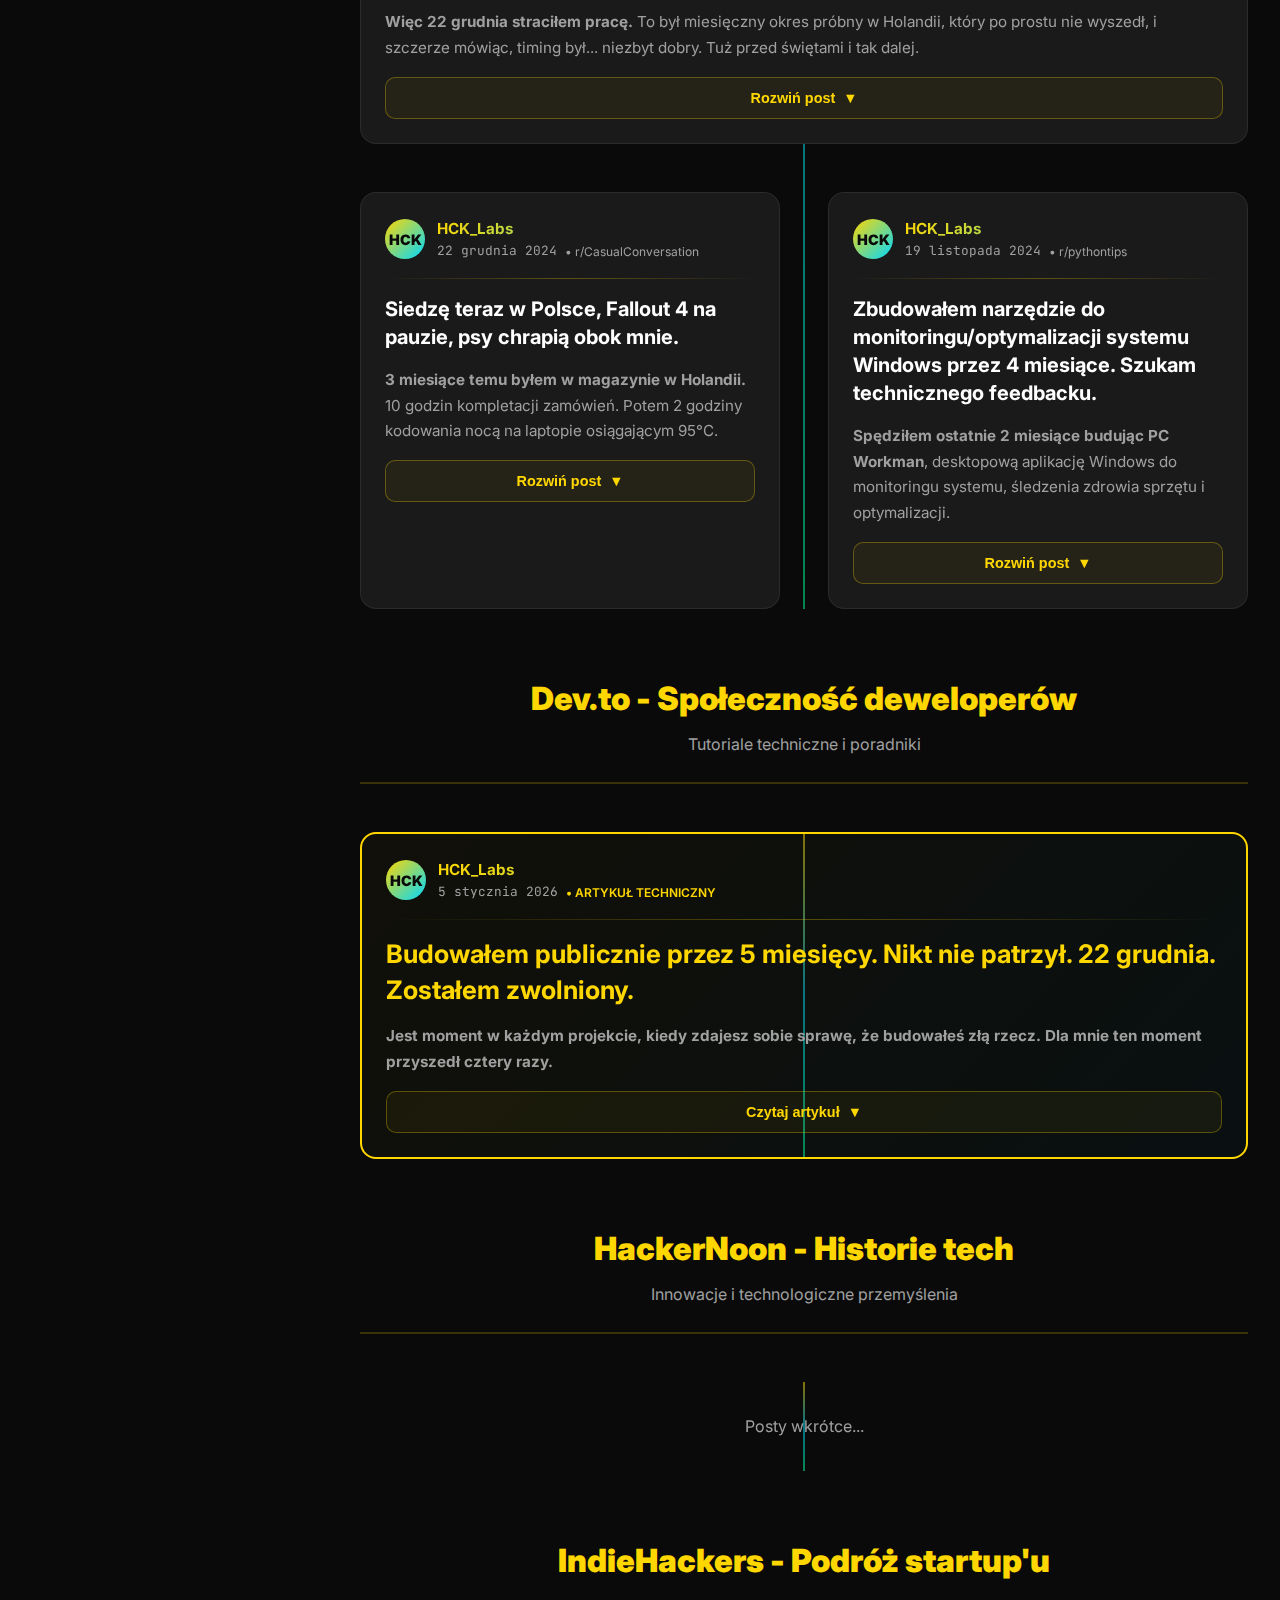
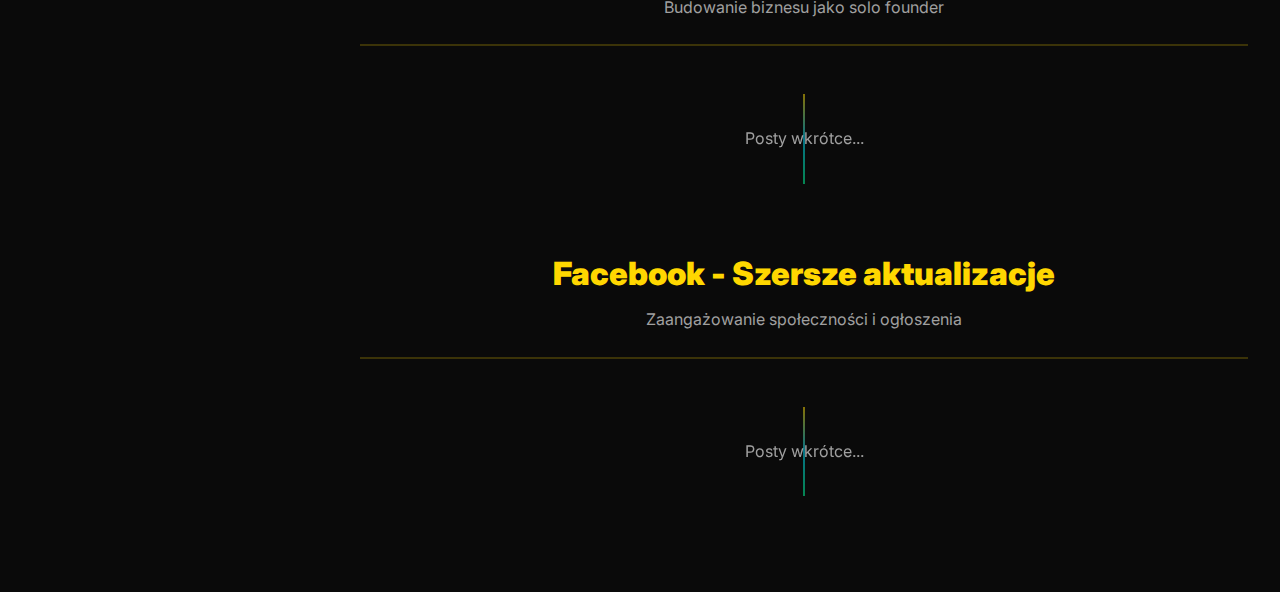
<file: docs/blog/story.html>
<!-- Marcin HCK Firmuga -->
<!-- HCK_Labs -> PC_Workman -->
<!-- BLOG STABLE -->
<!DOCTYPE html>
<html lang="pl">
<head>
    <meta charset="UTF-8">
    <meta name="viewport" content="width=device-width, initial-scale=1.0">
    <meta name="description" content="Śledź moją podróż budowania PC_Workman publicznie - monitor systemu wspomagany AI. Od utraty pracy po sukces indie na 10-letnim laptopie.">
    <meta name="keywords" content="budowanie publicznie, indie hacker, rozwój AI, podróż PC_Workman, solo deweloper">
    <title>Marcin Firmuga - Moja Historia | Budowanie PC_Workman Publicznie</title>

    <!-- Fonts -->
    <link rel="preconnect" href="https://fonts.googleapis.com">
    <link rel="preconnect" href="https://fonts.gstatic.com" crossorigin>
    <link href="https://fonts.googleapis.com/css2?family=Inter:wght@300;400;600;700;900&family=JetBrains+Mono:wght@400;700&display=swap" rel="stylesheet">

    <style>
        /* === VARIABLES === */
        :root {
            --bg-dark: #0a0a0a;
            --bg-darker: #050505;
            --bg-card: #1a1a1a;
            --text-primary: #ffffff;
            --text-secondary: #a0a0a0;
            --accent-gold: #FFD700;
            --accent-cyan: #00D9FF;
            --accent-green: #00FF99;
            --accent-red: #FF0066;
            --font-primary: 'Inter', sans-serif;
            --font-mono: 'JetBrains Mono', monospace;
        }

        /* === RESET === */
        * {
            margin: 0;
            padding: 0;
            box-sizing: border-box;
        }

        body {
            background: var(--bg-dark);
            color: var(--text-primary);
            font-family: var(--font-primary);
            line-height: 1.6;
            overflow-x: hidden;
        }

        /* === HERO SECTION === */
        .hero {
            min-height: 35vh;
            display: flex;
            align-items: center;
            justify-content: center;
            background: linear-gradient(180deg, var(--bg-darker) 0%, var(--bg-dark) 100%);
            padding: 4rem 2rem 2rem;
            position: relative;
            overflow: hidden;
        }

        .hero::before {
            content: '';
            position: absolute;
            top: 0;
            left: 0;
            right: 0;
            bottom: 0;
            background:
                radial-gradient(circle at 20% 30%, rgba(255, 215, 0, 0.05) 0%, transparent 50%),
                radial-gradient(circle at 80% 70%, rgba(0, 217, 255, 0.05) 0%, transparent 50%);
            pointer-events: none;
        }

        .hero-content {
            text-align: center;
            position: relative;
            z-index: 1;
        }

        .hero-title {
            font-size: clamp(2rem, 5vw, 3.5rem);
            font-weight: 900;
            margin-bottom: 1rem;
            font-family: var(--font-mono);
            letter-spacing: -1px;
        }

        /* === TYPING ANIMATION === */
        .typing-container {
            display: inline-block;
            position: relative;
        }

        .typing-text {
            display: inline-block;
        }

        .typing-cursor {
            display: inline-block;
            width: 3px;
            height: 1em;
            background: var(--accent-gold);
            margin-left: 0.25rem;
            animation: blink 1s step-end infinite;
            box-shadow: 0 0 10px var(--accent-gold);
        }

        @keyframes blink {
            0%, 50% { opacity: 1; }
            51%, 100% { opacity: 0; }
        }

        .hero-subtitle {
            font-size: 1.15rem;
            color: var(--text-secondary);
            max-width: 600px;
            margin: 0 auto;
        }

        /* === BACK BUTTON === */
        .back-button {
            position: fixed;
            top: 1.5rem;
            left: 1.5rem;
            display: flex;
            align-items: center;
            gap: 0.5rem;
            padding: 0.75rem 1.5rem;
            background: var(--bg-card);
            border: 1px solid rgba(255, 215, 0, 0.3);
            border-radius: 12px;
            color: var(--text-primary);
            text-decoration: none;
            font-weight: 600;
            transition: all 0.3s ease;
            z-index: 1000;
        }

        .back-button:hover {
            background: rgba(255, 215, 0, 0.1);
            border-color: var(--accent-gold);
            transform: translateX(-5px);
        }

        .back-arrow {
            font-size: 1.25rem;
        }

        /* === MAIN LAYOUT === */
        .main-wrapper {
            display: flex;
            max-width: 1400px;
            margin: 0 auto;
            padding: 2rem;
            gap: 3rem;
        }

        /* === LANGUAGE TOGGLE === */
        .language-toggle {
            display: flex;
            align-items: center;
            justify-content: center;
            gap: 0.5rem;
            margin-top: 1.5rem;
            padding: 0.75rem;
            background: rgba(255, 255, 255, 0.02);
            border-radius: 12px;
            border: 1px solid rgba(255, 255, 255, 0.05);
        }

        .lang-btn {
            padding: 0.5rem 1rem;
            font-size: 0.875rem;
            font-weight: 600;
            color: var(--text-secondary);
            text-decoration: none;
            border-radius: 8px;
            transition: all 0.3s ease;
            position: relative;
        }

        .lang-btn:hover {
            color: var(--accent-cyan);
            background: rgba(0, 217, 255, 0.1);
        }

        .lang-btn.active {
            color: var(--accent-cyan);
            background: linear-gradient(135deg, rgba(0, 217, 255, 0.15), rgba(0, 255, 153, 0.15));
        }

        .lang-btn.active::before {
            content: '';
            position: absolute;
            inset: 0;
            border-radius: 8px;
            padding: 1px;
            background: linear-gradient(135deg, var(--accent-cyan), var(--accent-green));
            -webkit-mask: linear-gradient(#fff 0 0) content-box, linear-gradient(#fff 0 0);
            -webkit-mask-composite: xor;
            mask-composite: exclude;
        }

        .lang-separator {
            color: rgba(255, 255, 255, 0.2);
            font-weight: 300;
        }

        /* === STICKY SIDEBAR === */
        .sidebar {
            width: 280px;
            flex-shrink: 0;
            position: sticky;
            top: 2rem;
            height: fit-content;
            background: var(--bg-card);
            border: 1px solid rgba(255, 215, 0, 0.2);
            border-radius: 20px;
            padding: 2rem 1.5rem;
        }

        .sidebar-logo {
            width: 80px;
            height: 80px;
            margin: 0 auto 1.5rem;
            display: flex;
            align-items: center;
            justify-content: center;
            background: linear-gradient(135deg, var(--accent-gold), var(--accent-cyan));
            border-radius: 50%;
            font-size: 2rem;
            font-weight: 900;
            color: var(--bg-dark);
        }

        .sidebar-title {
            text-align: center;
            font-size: 1.25rem;
            font-weight: 700;
            margin-bottom: 0.5rem;
            background: linear-gradient(135deg, var(--accent-gold), var(--accent-cyan));
            -webkit-background-clip: text;
            -webkit-text-fill-color: transparent;
            background-clip: text;
        }

        .sidebar-subtitle {
            text-align: center;
            font-size: 0.9rem;
            color: var(--text-secondary);
            margin-bottom: 2rem;
        }

        .sidebar-nav {
            list-style: none;
        }

        .sidebar-nav li {
            margin-bottom: 0.75rem;
        }

        .sidebar-nav a {
            display: flex;
            align-items: center;
            gap: 0.75rem;
            padding: 0.75rem 1rem;
            background: rgba(255, 255, 255, 0.03);
            border: 1px solid rgba(255, 255, 255, 0.05);
            border-radius: 10px;
            color: var(--text-primary);
            text-decoration: none;
            font-weight: 600;
            font-size: 0.95rem;
            transition: all 0.3s ease;
        }

        .sidebar-nav a:hover {
            background: rgba(255, 215, 0, 0.1);
            border-color: rgba(255, 215, 0, 0.3);
            transform: translateX(5px);
        }

        /* === CONTENT AREA === */
        .content-area {
            flex: 1;
            min-width: 0;
        }

        /* === FEATURED POSTS (TOP 6) === */
        .featured-section {
            margin-bottom: 4rem;
        }

        .section-header {
            text-align: center;
            margin-bottom: 3rem;
        }

        .section-title {
            font-size: 2.5rem;
            font-weight: 900;
            margin-bottom: 0.75rem;
        }

        .section-subtitle {
            font-size: 1.1rem;
            color: var(--text-secondary);
        }

        .featured-grid {
            display: grid;
            grid-template-columns: repeat(3, 1fr);
            gap: 1.5rem;
            margin-bottom: 2rem;
        }

        .featured-card {
            background: var(--bg-card);
            border: 1px solid rgba(255, 255, 255, 0.05);
            border-radius: 16px;
            padding: 1.5rem;
            transition: all 0.3s ease;
            cursor: pointer;
            position: relative;
            overflow: hidden;
        }

        .featured-card::before {
            content: '';
            position: absolute;
            top: 0;
            left: 0;
            right: 0;
            height: 3px;
            background: linear-gradient(90deg, var(--accent-gold), var(--accent-cyan));
            transform: scaleX(0);
            transform-origin: left;
            transition: transform 0.3s ease;
        }

        .featured-card:hover {
            transform: translateY(-5px);
            border-color: rgba(255, 215, 0, 0.3);
            box-shadow: 0 10px 30px rgba(255, 215, 0, 0.1);
        }

        .featured-card:hover::before {
            transform: scaleX(1);
        }

        .featured-platform {
            display: inline-block;
            padding: 0.25rem 0.75rem;
            background: rgba(255, 215, 0, 0.1);
            border: 1px solid rgba(255, 215, 0, 0.3);
            border-radius: 20px;
            font-size: 0.7rem;
            font-weight: 600;
            color: var(--accent-gold);
            text-transform: uppercase;
            letter-spacing: 0.5px;
            margin-bottom: 1rem;
        }

        .featured-title {
            font-size: 1.15rem;
            font-weight: 700;
            margin-bottom: 0.75rem;
            line-height: 1.4;
        }

        .featured-excerpt {
            color: var(--text-secondary);
            font-size: 0.9rem;
            line-height: 1.6;
            margin-bottom: 1rem;
        }

        .featured-date {
            font-size: 0.8rem;
            color: var(--text-secondary);
            font-family: var(--font-mono);
        }

        /* === TIMELINE SECTIONS === */
        .timeline-section {
            margin-bottom: 4rem;
        }

        .timeline-header {
            text-align: center;
            margin-bottom: 3rem;
            padding-bottom: 1.5rem;
            border-bottom: 2px solid rgba(255, 215, 0, 0.2);
        }

        .timeline-header h2 {
            font-size: 2rem;
            font-weight: 900;
            margin-bottom: 0.5rem;
            color: var(--accent-gold);
        }

        .timeline-header p {
            color: var(--text-secondary);
        }

        .timeline-container {
            position: relative;
        }

        /* Center vertical line */
        .timeline-container::before {
            content: '';
            position: absolute;
            left: 50%;
            top: 0;
            bottom: 0;
            width: 2px;
            background: linear-gradient(180deg,
                rgba(255, 215, 0, 0.5) 0%,
                rgba(0, 217, 255, 0.5) 50%,
                rgba(0, 255, 153, 0.5) 100%);
            transform: translateX(-50%);
        }

        .timeline-row {
            display: grid;
            grid-template-columns: 1fr 1fr;
            gap: 3rem;
            margin-bottom: 3rem;
            position: relative;
        }

        /* === POST CARD === */
        .post-card {
            background: var(--bg-card);
            border: 1px solid rgba(255, 255, 255, 0.08);
            border-radius: 16px;
            padding: 1.5rem;
            transition: all 0.3s ease;
        }

        .post-card:hover {
            border-color: rgba(255, 215, 0, 0.4);
            box-shadow: 0 8px 25px rgba(255, 215, 0, 0.15);
            transform: translateY(-3px);
        }

        .post-header {
            display: flex;
            align-items: center;
            gap: 0.75rem;
            margin-bottom: 1rem;
        }

        .post-logo {
            width: 40px;
            height: 40px;
            border-radius: 50%;
            background: linear-gradient(135deg, var(--accent-gold), var(--accent-cyan));
            display: flex;
            align-items: center;
            justify-content: center;
            font-weight: 900;
            font-size: 0.9rem;
            color: var(--bg-dark);
            flex-shrink: 0;
            transition: all 0.3s ease;
            cursor: pointer;
        }

        /* Uniwersalny link do profilu - każdy logo i author prowadzi do profile.html */
        .post-header a {
            text-decoration: none;
            color: inherit;
            transition: all 0.3s ease;
        }

        .post-header a:hover .post-logo {
            transform: scale(1.1) rotate(5deg);
            box-shadow: 0 0 20px rgba(255, 215, 0, 0.5);
        }

        .post-header a:hover .post-author {
            text-shadow: 0 0 15px rgba(255, 215, 0, 0.4);
            filter: brightness(1.2);
        }

        .post-meta {
            flex: 1;
        }

        .post-author {
            font-weight: 700;
            font-size: 0.95rem;
            background: linear-gradient(135deg, var(--accent-gold), var(--accent-cyan));
            -webkit-background-clip: text;
            -webkit-text-fill-color: transparent;
            background-clip: text;
            transition: all 0.3s ease;
            cursor: pointer;
        }

        .post-date {
            font-size: 0.8rem;
            color: var(--text-secondary);
            font-family: var(--font-mono);
        }

        .post-divider {
            height: 1px;
            background: linear-gradient(90deg, transparent, rgba(255, 215, 0, 0.3), transparent);
            margin: 1rem 0;
        }

        .post-title {
            font-size: 1.25rem;
            font-weight: 700;
            margin-bottom: 1rem;
            line-height: 1.4;
        }

        .post-preview {
            color: var(--text-secondary);
            font-size: 0.95rem;
            line-height: 1.7;
            margin-bottom: 1rem;
        }

        .post-image {
            width: 100%;
            height: 200px;
            background: var(--bg-darker);
            border: 1px solid rgba(255, 255, 255, 0.05);
            border-radius: 12px;
            display: flex;
            align-items: center;
            justify-content: center;
            color: var(--text-secondary);
            font-size: 0.85rem;
            margin: 1rem 0;
            overflow: hidden;
        }

        .post-image img {
            width: 100%;
            height: 100%;
            object-fit: cover;
            border-radius: 12px;
        }

        /* === EXPAND BUTTON === */
        .expand-button {
            width: 100%;
            padding: 0.75rem 1.5rem;
            background: rgba(255, 215, 0, 0.05);
            border: 1px solid rgba(255, 215, 0, 0.3);
            border-radius: 10px;
            color: var(--accent-gold);
            font-weight: 600;
            font-size: 0.9rem;
            cursor: pointer;
            transition: all 0.3s ease;
            display: flex;
            align-items: center;
            justify-content: center;
            gap: 0.5rem;
            margin-top: 1rem;
        }

        .expand-button:hover {
            background: rgba(255, 215, 0, 0.1);
            border-color: var(--accent-gold);
            transform: translateY(-2px);
        }

        .expand-icon {
            transition: transform 0.3s ease;
        }

        .expand-button.active .expand-icon {
            transform: rotate(180deg);
        }

        /* === EXPANDABLE CONTENT === */
        .post-full-content {
            max-height: 0;
            overflow: hidden;
            transition: max-height 0.5s ease-out, opacity 0.3s ease;
            opacity: 0;
        }

        .post-full-content.expanded {
            max-height: 2000px;
            opacity: 1;
            margin-top: 1rem;
        }

        .post-full-text {
            color: var(--text-secondary);
            font-size: 0.95rem;
            line-height: 1.8;
            padding: 1rem;
            background: rgba(255, 215, 0, 0.02);
            border-left: 3px solid var(--accent-gold);
            border-radius: 8px;
        }

        .post-full-text p {
            margin-bottom: 1rem;
        }

        .post-full-text p:last-child {
            margin-bottom: 0;
        }

        /* === RESPONSIVE === */
        @media (max-width: 1200px) {
            .featured-grid {
                grid-template-columns: repeat(2, 1fr);
            }
        }

        @media (max-width: 968px) {
            .main-wrapper {
                flex-direction: column;
                padding: 1rem;
            }

            .sidebar {
                position: relative;
                width: 100%;
                top: 0;
            }

            .sidebar-nav {
                display: grid;
                grid-template-columns: repeat(3, 1fr);
                gap: 0.5rem;
            }

            .sidebar-nav a {
                font-size: 0.85rem;
                padding: 0.5rem;
                justify-content: center;
            }

            .featured-grid {
                grid-template-columns: 1fr;
            }

            .timeline-container::before {
                display: none;
            }

            .timeline-row {
                grid-template-columns: 1fr;
                gap: 1.5rem;
            }
        }

        /* === FADE IN ANIMATION === */
        .fade-in {
            animation: fadeIn 0.6s ease-out;
        }

        @keyframes fadeIn {
            from {
                opacity: 0;
                transform: translateY(20px);
            }
            to {
                opacity: 1;
                transform: translateY(0);
            }
        }
    </style>
</head>
<body>

    <!-- Back Button -->
    <a href="../index.html" class="back-button">
        <span class="back-arrow">←</span>
        <span>Powrót do strony głównej</span>
    </a>

    <!-- Hero Section -->
    <section class="hero">
        <div class="hero-content">
            <h1 class="hero-title">
                <span class="typing-container">
                    <span class="typing-text" id="typingText"></span>
                    <span class="typing-cursor">|</span>
                </span>
            </h1>
            <p class="hero-subtitle">Budowanie PC_Workman publicznie na 10-letnim laptopie</p>
        </div>
    </section>

    <!-- Main Layout: Sidebar + Content -->
    <div class="main-wrapper">

        <!-- Sticky Sidebar -->
        <aside class="sidebar">
            <div class="sidebar-logo">HCK</div>
            <h3 class="sidebar-title">HCK_Labs</h3>
            <p class="sidebar-subtitle">Śledź Moją Podróż</p>

            <!-- Language Toggle -->
            <div class="language-toggle">
                <a href="story.html" class="lang-btn active" data-lang="pl">PL</a>
                <span class="lang-separator">/</span>
                <a href="story_en.html" class="lang-btn" data-lang="en">ENG</a>
            </div>

            <nav>
                <ul class="sidebar-nav">
                    <li><a href="#linkedin">LinkedIn</a></li>
                    <li><a href="#github">GitHub</a></li>
                    <li><a href="#medium">Medium</a></li>
                    <li><a href="#twitter">X (Twitter)</a></li>
                    <li><a href="#reddit">Reddit</a></li>
                    <li><a href="#devto">Dev.to</a></li>
                    <li><a href="#hackernoon">HackerNoon</a></li>
                    <li><a href="#indiehackers">IndieHackers</a></li>
                    <li><a href="#facebook">Facebook</a></li>
                </ul>
            </nav>
        </aside>

        <!-- Content Area -->
        <main class="content-area">

            <!-- Featured Posts (Top 6) -->
            <section class="featured-section fade-in">
                <div class="section-header">
                    <h2 class="section-title">Wyróżnione Posty</h2>
                    <p class="section-subtitle">Najlepsze momenty z mojej drogi budowania publicznie</p>
                </div>

                <div class="featured-grid">
                    <article class="featured-card">
                        <span class="featured-platform">X (Twitter)</span>
                        <h3 class="featured-title">Debugowanie przy 90°C: Kroniki Starego Laptopa</h3>
                        <p class="featured-excerpt">Kodowanie PC_Workman na sprzęcie starszym niż niektóre juniory...</p>
                        <time class="featured-date">2024-12-15</time>
                    </article>

                    <article class="featured-card">
                        <span class="featured-platform">LinkedIn</span>
                        <h3 class="featured-title">Od Utraty Pracy do Sukcesu Indie</h3>
                        <p class="featured-excerpt">Straciłem pracę w grudniu. Dziś PC_Workman ma 1000+ gwiazdek...</p>
                        <time class="featured-date">2024-11-30</time>
                    </article>

                    <article class="featured-card">
                        <span class="featured-platform">Medium</span>
                        <h3 class="featured-title">AI Które Naprawdę Tłumaczy</h3>
                        <p class="featured-excerpt">Jak zbudowałem AI, które mówi po ludzku, a nie tylko w liczbach...</p>
                        <time class="featured-date">2024-11-20</time>
                    </article>

                    <article class="featured-card">
                        <span class="featured-platform">GitHub</span>
                        <h3 class="featured-title">2D Mapa Komponentów - Głębokie Spojrzenie</h3>
                        <p class="featured-excerpt">Automatyczne wykrywanie płyt głównych i wizualizacja wnętrza PC...</p>
                        <time class="featured-date">2024-11-10</time>
                    </article>

                    <article class="featured-card">
                        <span class="featured-platform">Reddit</span>
                        <h3 class="featured-title">Budowanie Publicznie: 6 Miesięcy Później</h3>
                        <p class="featured-excerpt">Co zadziałało, co nie, dlaczego transparentność bije marketing...</p>
                        <time class="featured-date">2024-10-25</time>
                    </article>

                    <article class="featured-card">
                        <span class="featured-platform">Dev.to</span>
                        <h3 class="featured-title">Wykrywanie Crypto Minerów z AI</h3>
                        <p class="featured-excerpt">Rozpoznawanie wzorców + uczenie maszynowe dla podejrzanych procesów...</p>
                        <time class="featured-date">2024-10-15</time>
                    </article>
                </div>
            </section>

            <!-- LinkedIn Posts Timeline -->
<section id="linkedin" class="timeline-section">
    <div class="timeline-header">
        <h2>LinkedIn - Więcej techniki, ale też osobiste!</h2>
        <p>Profesjonalne aktualizacje i przemyślenia o karierze</p>
    </div>

    <div class="timeline-container">

        <!-- ROW 1: Posts #1 & #2 -->
        <div class="timeline-row">

            <!-- POST #1 - Build in Public Article (January 5, 2025) -->
            <article class="post-card">
                <div class="post-header">
                    <div class="post-logo">HCK</div>
                    <div class="post-meta">
                        <div class="post-author">HCK_Labs</div>
                        <div style="display: flex; gap: 0.5rem; align-items: center; flex-wrap: wrap;">
                            <time class="post-date">January 5, 2025</time>
                            <span style="color: var(--text-secondary); font-size: 0.75rem;">• Oryginalnie: Angielski</span>
                        </div>
                    </div>
                </div>
                <div class="post-divider"></div>
                <h3 class="post-title">Budowałem publicznie przez 5 miesięcy. Nikt nie patrzył. Potem mnie zwolniono.</h3>
                <p class="post-preview"><strong>Co się dzieje, gdy tracisz wszystko trzy dni przed świętami?</strong> 680 godzin kodu na umierającym laptopie. 4 kompletne przebudowy. 12 osób obserwujących. Potem nastąpił 22 grudnia...</p>

                <div class="post-image">
                    <span>[Article featured image - PC_Workman v1.5.7 screenshot]</span>
                </div>

                <button class="expand-button" onclick="togglePost(this)">
                    <span>Rozwiń treść</span>
                    <span class="expand-icon">▼</span>
                </button>

                <div class="post-full-content">
                    <div class="post-full-text">
                        <p>Hej! Jeśli masz 10 minut i kawę, napisałem coś osobistego o <strong>680 godzinach kodu</strong>, <strong>4 kompletnych przebudowach</strong>, laptopie, który niemal się zapalił, i o tym, co się stało <strong>3 dni przed świętami</strong>.</p>

                        <p>Bez "5 kroków do sukcesu". Tylko szczera historia i to, czego się nauczyłem po drodze. Może pomoże. Może nie. Ale jeśli <strong>budujesz coś samodzielnie</strong> i czasem zastanawiasz się "czy to w ogóle ma sens", to jest dla ciebie.</p>

                        <p><strong>Scenariusz, którego nikt nie romantyzuje:</strong> Nie dla pracy w IT. Nie dla startupu. Dla pracy w magazynie. Kompletacja zamówień. Takiej roboty, gdzie przechodzisz 15-20 kilometrów dziennie między regałami.</p>

                        <p>Za dnia: pracownik magazynu zarabiający na przetrwanie. Nocą: budowanie software'u na laptopie z 2014 roku, który osiąga <strong>94°C</strong> tylko przy odpalonym VS Code. Nikt nie pisze postów na LinkedIn o tej wersji "<strong>budowania publicznie</strong>."</p>

                        <p><strong>Pomysł, który nie dawał mi spokoju:</strong> Frustrowały mnie <strong>narzędzia do monitorowania PC</strong>. <strong>MSI Afterburner</strong>, <strong>HWMonitor</strong>, <strong>GeForce Experience</strong>, Menedżer Zadań. Wszystkie mówią to samo: "Twój CPU to 87%." Świetnie. Ale DLACZEGO?</p>

                        <p>Który proces? Która aplikacja w tle? To Chrome z 47 zakładkami? Discord? Ta aktualizacja Windows, o której zapomniałeś? Chciałem narzędzia, które nie tylko pokazuje liczby. Chciałem narzędzia, które wyjaśnia, co się właściwie dzieje. Więc zacząłem budować <strong>PC_Workman</strong>.</p>

                        <p><strong>Przebudowa #1: Katastrofa "Niech tylko działa"</strong> - Pierwsza wersja wyglądała jak gorączkowy sen Windows 95. Wszędzie spam informacji. Pionowe stosy metryk wymagające niekończącego się przewijania. Zero hierarchii wizualnej. Wszystko krzyczało o uwagę. Nic jej nie dostało.</p>

                        <p>Ale technicznie? Działało. Liczby się aktualizowały. Dane były dokładne. Byłem z tego dumny przez dokładnie dwa tygodnie. Potem spróbowałem używać tego codziennie. I nauczyłem się pierwszej brutalnej lekcji: <strong>"Działa" to nie to samo co "dobre".</strong></p>

                        <p>Linii kodu napisanych: ~15 000. Linii kodu usuniętych: ~15 000. Lekcja: Nie zakochuj się w pierwszej wersji. Zakochaj się w rozwiązywaniu problemu.</p>

                        <p><strong>Przebudowa #2: Pułapka "Teraz wiem co robię"</strong> - Wersja druga miała wszystko "jak należy": Architektura sterowana zdarzeniami. Modularny system wtyczek. Czyste wzorce nawigacji. Porządna struktura kodu. Wyglądało jak... zła aplikacja mobilna. Na desktopie. Struktura idealna. Duszy brak.</p>

                        <p>Potem popełniłem najdroższy błąd. Spędziłem dwa pełne tygodnie budując <strong>automatyczną kontrolę wentylatorów</strong>. Technicznie imponujące. Krzywe drag-and-drop. Podgląd na żywo. Piękny kod. Potem przetestowałem porządnie. Jedno złe ustawienie krzywej = potencjalnie spalona karta graficzna.</p>

                        <p>Usunąłem wszystko. Funkcji zbudowanych i natychmiast zabitych: <strong>29</strong>. Wypitej kawy: gdzieś koło 150 filiżanek. Lekcja: To, że MOŻESZ coś zbudować, nie znaczy, że POWINIENEŚ.</p>

                        <p><strong>Moment o 3 w nocy, który wszystko zmienił:</strong> Jedna konkretna noc utkwiła mi w pamięci. 3 nad ranem. Wentylatory laptopa wrzeszczą na 94°C, tylko od uruchomionego środowiska deweloperskiego. Właśnie skończyłem 10-godzinną zmianę w magazynie. Ciało zniszczone. Mózg spłonięty.</p>

                        <p>I gapiłem się na ponad 400 commitów w historii Git. Większość mówiła rzeczy w stylu: "fix", "może tym razem", "czemu to nie działa", "próbuję czegoś", "proszę działaj".</p>

                        <p>I siedząc tam w niebieskim blasku przegrzewającego się laptopa, zadałem sobie pytanie, którego unikałem: Co ja właściwie robię? Nie w sensie rezygnacji. W sensie szczerze, uczciwie.</p>

                        <p>Budowałem narzędzie dla ludzi, którzy chcą zrozumieć swój komputer. Ale budowałem je jak ktoś próbujący udowodnić, że potrafi pisać kod. To dwie kompletnie różne rzeczy. Tej nocy wyrzuciłem cały interfejs. Znowu.</p>

                        <p><strong>Przebudowa #3: W końcu właściwe pytanie</strong> - Tym razem całkowicie zmieniłem podejście. Zamiast pytać "Jakie funkcje mogę dodać?" zapytałem "Co ktoś faktycznie MUSI zobaczyć?"</p>

                        <p>Odpowiedź była żenująco prosta: Paski CPU i RAM obok siebie. Gradientowe tła dla procesów. Kliknij, żeby sprawdzić szczegóły. Prawdziwe nazwy sprzętu. Nie "8GB RAM" ale "7.9 GB Total" pobrane z rzeczywistych zapytań systemowych.</p>

                        <p>Usunąłem <strong>15 000 linii kodu</strong> podczas tego refactoringu. Zacząłem z 39 000 linii. Skończyłem na 24 000 linii. Prawie 40% wszystkiego co napisałem - wyrzucone. A produkt się POPRAWIŁ.</p>

                        <p>Najtrudniejsze nie było pisanie nowego kodu. Ale zabijanie swoich dzieci - usuwanie funkcji, z których byłem dumny, ale użytkownicy ich nie potrzebowali. Rezultat: 50% mniejsze elementy UI. 200% więcej gęstości informacji. Temperatura laptopa podczas testów: szczyt na 94°C. Laptop przetrwał. Ledwo.</p>

                        <p><strong>Potem wszystko się rozpadło:</strong> 22 grudnia. Trzy dni przed świętami. Telefon zadzwonił. Agencja. "Okres próbny się nie sprawdził." Półtora miesiąca pracy. Koniec.</p>

                        <p>Siedziałem w tymczasowym mieszkaniu agencyjnym w kraju, który nie był mój. Moja rodzina była w Polsce. Moje dwa psy były w Polsce. Tęskniłem za nimi każdego dnia. Laptop dosłownie się rozpadał. A mój projekt był w 70% skończony.</p>

                        <p>Logiczna reakcja? Panika. Rezygnacja. Skupienie na szukaniu nowej pracy. Co faktycznie zrobiłem? Zacząłem <strong>przebudowę #4</strong>.</p>

                        <p><strong>Przebudowa #4: Gdy nie masz już nic do ochrony</strong> - Oto co zrozumiałem podczas tego tygodnia przebudowy będąc bezrobotnym: Ograniczenia nie były przeszkodami. Były filtrami.</p>

                        <p>Umierający sprzęt oznaczał, że każda funkcja musiała uzasadnić swój ślad w pamięci RAM. Zero rozdętego kodu. Wyczerpujące zmiany oznaczały, że nie mogłem tracić czasu na elegancki kod, który nie rozwiązuje prawdziwych problemów. Wypuść albo śpij. Bez środka.</p>

                        <p>Budowanie w samotności oznaczało, że każdy błąd był mój. Ale każde zwycięstwo było dowodem, że nie tracę czasu. Żadnego zespołu, za którym się ukryć. Gdy nie masz już nic do ochrony, przestajesz chronić. Po prostu budujesz.</p>

                        <p><strong>Czym stał się PC_Workman:</strong> Pełna diagnostyka i monitoring zdrowia. Interaktywna mapa 2D systemu z prawdziwym sprawdzaniem kompatybilności. Niestandardowe krzywe wentylatorów z walidacją bezpieczeństwa. Analiza sieci z podziałem na aplikacje. Śledzenie wydajności gier z wykrywaniem wąskich gardeł.</p>

                        <p>I <strong>PODRÓŻE W CZASIE</strong> - to powstało z czystej frustracji. Ile razy zauważyłeś, że komputer był wolny wcześniej, ale teraz wszystko wygląda dobrze? Tradycyjne monitory pokazują tylko teraźniejszość. <strong>PC_Workman pokazuje przeszłość.</strong> Kliknij dowolny punkt na wykresie wydajności. Zobacz dokładnie, które procesy działały w tym momencie.</p>

                        <p><strong>Liczby, których nikt nie publikuje:</strong> 680+ godzin kodowania. Każdego wieczoru po zmianach w magazynie. Każdego weekendu rano. Święta wliczone. 39 000 → 24 000 linii. 4 kompletne przebudowy UX. 29 funkcji zabitych przed wysyłką. 6 różnych podejść do monitorowania GPU (5 zawiodło). 340+ filiżanek kawy. 94°C szczyt laptopa.</p>

                        <p><strong>Niewygodna prawda o AI:</strong> Muszę być szczery. Obudziłem się późno na temat <strong>AI</strong>. Jako technik IT, obserwowałem ewolucję narzędzi AI i myślałem "to ciekawe". Nie zdawałem sobie sprawy, że zjadają moją dziedzinę podczas gdy patrzę.</p>

                        <p>Ale "prawie zjedzony" to nie "całkowicie zjedzony". Nadrabiam zaległości. Każdej nocy. Z <strong>Claude</strong> jako moim prawdziwym partnerem strategicznym. Z <strong>HCK_GPT</strong> zintegrowanym bezpośrednio w <strong>PC_Workman</strong> dla inteligentnej diagnostyki. Ze zrozumieniem, że przyszłość należy do ludzi pracujących Z AI, nie przeciwko niej.</p>

                        <p>Ironia nie umyka mi: Za dnia pracownik magazynu ładujący palety. Nocą budowanie <strong>oprogramowania wspomaganego AI</strong>. Przyszłość i przeszłość, mieszkające w tej samej osobie.</p>

                        <p><strong>Czego się naprawdę nauczyłem:</strong> Nie motywacji. Motywacja zniknęła w tygodniu 2. Nie naturalnego talentu. Jestem średni w najlepszym przypadku. Uporu. Odmowy pozwolenia kolejnemu projektowi umrzeć w cmentarzysku "80% zrobione, nigdy nie skończone".</p>

                        <p>Pojawiania się po zmianach magazynowych nawet gdy każda część mnie chciała spać. Akceptacji, że postęp dzieje się w mikroskopijnych, niewidocznych krokach - nie w dramatycznych przełomach. Różnica między porzuconymi projektami a wysłanymi produktami to nie talent. Nie zasoby. Nie idealne warunki. <strong>To pojawienie się, gdy już nie jest fajnie.</strong></p>

                        <p><strong>Co dalej:</strong> <strong>PC_Workman</strong> wychodzi za kilka tygodni. Nie dlatego, że jestem szybki. Bo nie rzuciłem. Nowy sprzęt nadchodzi - w końcu upgrade z laptopa osiągającego 94°C. Nie tylko do grania. Do budowania. Do nauki. Do realizacji.</p>

                        <p>Mój cel na 2026: Zabrać <strong>PC_Workman</strong> z 70% do gotowego do produkcji. Całkowicie zoptymalizowanego. Cichego w tle. Solidnego jak skała. Potem: zaczynają się kolejne projekty. Koniec z żonglowaniem dziesięcioma niedokończonymi pomysłami. Kończenie jednej rzeczy. Potem rozpoczynanie następnej. Tak naprawdę buduje się portfolio.</p>

                        <p><strong>Dla wszystkich budujących coś w samotności:</strong> Jeśli budujesz coś i wydaje ci się wolne - to nie porażka. To proces. Jeśli przepisałeś ten sam komponent trzy razy - uczysz się, nie tracisz czasu. Jeśli googlasz "dlaczego to nie działa" po raz 47. dzisiaj - witaj w świecie developmentu.</p>

                        <p>90% niewidocznej pracy? Debugowanie o 2 w nocy, gdy fix nie ma logicznego sensu, ale jakoś działa? Funkcje które budujesz, testujesz i usuwasz, bo coś jest nie tak? To nie syndrom oszusta. <strong>To rzemiosło.</strong></p>

                        <p><strong>Jeszcze jedno:</strong> 2025 nauczył mnie odporności. 2026 testuje wykonanie. Jedyna realna konsekwencja utraty pracy? Miesięczne opóźnienie materiałowe nowego laptopa. To wszystko. Będę dalej kodować na starym. Dopóki nie przekracza zbyt często 95°C.</p>

                        <p>Jeśli szukasz kogoś, kto wysyła pomimo umierającego sprzętu, utraty pracy i 4 kompletnych przebudów... Kogoś, kto nauczył się, że ograniczenia to nie przeszkody, ale filtry. Że nikt nie przyjdzie cię ratować. I że ta ostatnia ściana jest bliżej niż się wydaje. Moje DM są otwarte. Zbudujmy coś.</p>
                    </div>
                </div>
            </article>

            <!-- POST #2 - New Year Reflection (December 31, 2024) -->
            <article class="post-card">
                <div class="post-header">
                    <div class="post-logo">HCK</div>
                    <div class="post-meta">
                        <div class="post-author">HCK_Labs</div>
                        <div style="display: flex; gap: 0.5rem; align-items: center; flex-wrap: wrap;">
                            <time class="post-date">December 31, 2024</time>
                            <span style="color: var(--text-secondary); font-size: 0.75rem;">• Oryginalnie: Angielski</span>
                        </div>
                    </div>
                </div>
                <div class="post-divider"></div>
                <h3 class="post-title">365 dni. Jedno pytanie: Zacząłeś czy dalej planujesz?</h3>
                <p class="post-preview"><strong>Rok się kończy. Zbudowałeś coś prawdziwego, czy tylko dodałeś kolejny rok do "planowałem..."?</strong> Oto co się stało, gdy przestałem czekać na idealne warunki...</p>

                <div class="post-image">
                    <span>[New Year GIF - 2026 celebration]</span>
                </div>

                <button class="expand-button" onclick="togglePost(this)">
                    <span>Rozwiń treść</span>
                    <span class="expand-icon">▼</span>
                </button>

                <div class="post-full-content">
                    <div class="post-full-text">
                        <p>Dla mnie 2025 to był rok, w którym w końcu przestałem czekać. 5-6 miesięcy temu coś kliknęło. Koniec z "zacznę, jak będę miał lepszy sprzęt". Koniec z "zbuduję to, jak będę miał więcej czasu". Po prostu: otworzyć laptopa po zmianie w magazynie. Kodować. Powtórzyć. Ta decyzja zmieniła wszystko.</p>

                        <p><strong>Czego się nauczyłem w tym roku:</strong> Nie potrzebujesz idealnych warunków. Musisz zacząć mimo wszystko. Postęp nie jest liniowy. Niektóre wieczory budujesz funkcje. Niektóre wieczory je usuwasz. Ale <strong>pojawić się > nie pojawić się. Zawsze.</strong></p>

                        <p><strong>Różnica między ludźmi, którzy wysyłają, a ludźmi, którzy planują?</strong> Zaczęli w losowy wtorek i nie przestali.</p>

                        <p><strong>2026 jest inny.</strong> Nadchodzi nowy sprzęt (w końcu upgrade z laptopa osiągającego 94°C podczas testów). Nie tylko do grania - choć nie oszukujmy się, trochę tego będzie! Do budowania. Do nauki. Do realizacji. Nie mogę się doczekać, żeby zacząć nasz projekt <strong>Kacper Kiełbasa</strong>!</p>

                        <p>Koniec z "powinniśmy to kiedyś zrobić". W tym roku naprawdę to robimy.</p>

                        <p><strong>Mój cel na 2026:</strong> Zabrać <strong>PC_Workman</strong> z 70% do gotowego do produkcji. Całkowicie zoptymalizowany. Cichy w tle. Solidny jak skała. Potem: zaczynają się kolejne projekty. Koniec z żonglowaniem dziesięcioma niedokończonymi pomysłami. Kończenie jednego. Potem rozpoczynanie następnego. Tak naprawdę buduje się portfolio.</p>

                        <p><strong>Do wszystkich, którzy to czytają:</strong> Jeśli myślałeś o rozpoczęciu czegoś - zacznij w tym tygodniu. Nie 15 stycznia, gdy "poczujesz się gotowy". Nie "po zbadaniu więcej narzędzi". W tym tygodniu. Jeden commit. Jeden szkic. Jeden prototyp.</p>

                        <p>Za rok będziesz miał coś prawdziwego albo kolejny rok "planowałem...". Wybierz prawdziwe.</p>

                        <p><strong>Na co stawiam w 2026:</strong> Samotni deweloperzy mogą <strong>budować rzeczy, które się liczą</strong>. Konsekwencja bije motywację. Współpraca wzmacnia to, czego nie możesz zrobić sam. A działanie zawsze bije intencje.</p>

                        <p><strong>2026: Rok, w którym przestajemy planować i zaczynamy wysyłać.</strong> Do zobaczenia po drugiej stronie - z produktami, nie tylko pomysłami. Szczęśliwego Nowego Roku! Developer | Order Picker | Holandia. Buduję 2026, linijka po linijce.</p>
                    </div>
                </div>
            </article>

        </div>

        <!-- ROW 2: Posts #3 & #4 -->
        <div class="timeline-row">

            <!-- POST #3 - Reality Check (December ~20, 2024) -->
            <article class="post-card">
                <div class="post-header">
                    <div class="post-logo">HCK</div>
                    <div class="post-meta">
                        <div class="post-author">HCK_Labs</div>
                        <div style="display: flex; gap: 0.5rem; align-items: center; flex-wrap: wrap;">
                            <time class="post-date">December 20, 2024</time>
                            <span style="color: var(--text-secondary); font-size: 0.75rem;">• Oryginalnie: Angielski</span>
                        </div>
                    </div>
                </div>
                <div class="post-divider"></div>
                <h3 class="post-title">Sprawdzian rzeczywistości</h3>
                <p class="post-preview"><strong>Wszyscy widzą sukcesy. Nikt nie widzi harówki.</strong> Tak naprawdę wyglądały 4,5 miesiąca budowania <strong>PC_Workman</strong> - 90% niewidocznej pracy, o której nikt nie pisze...</p>

                <div class="post-image">
                    <span>[GIF showing development progress]</span>
                </div>

                <button class="expand-button" onclick="togglePost(this)">
                    <span>Rozwiń treść</span>
                    <span class="expand-icon">▼</span>
                </button>

                <div class="post-full-content">
                    <div class="post-full-text">
                        <p><strong>Media społecznościowe pokazują wypolerowane screenshoty.</strong> Czyste dema. "Właśnie wysłałem tę funkcję!" Rzeczywistość? Bardziej bałaganiarsko.</p>

                        <p><strong>Co ludzie widzą:</strong> "Fajny projekt! Musi być ekscytujące go budować!" Aktualizacje postępów. Nowe funkcje. Świętowanie kamieni milowych.</p>

                        <p><strong>Co się faktycznie dzieje:</strong> 6 różnych podejść do monitorowania GPU. 5 całkowicie zawiodło. 2 tygodnie budowania automatycznej kontroli wentylatorów. Wyrzucone - zbyt ryzykowne, mogło uszkodzić sprzęt. Całkowita przebudowa UI, bo "działa" to nie to samo co "dobre". 400+ commitów, które mówią tylko "fix" albo "może tym razem" albo "czemu to nie działa".</p>

                        <p><strong>Prawda:</strong> 90% developmentu to niewidoczna praca. Debugowanie o 2 w nocy, gdy fix nie ma logicznego sensu, ale jakoś działa. Funkcje, które budujesz, testujesz i usuwasz, bo coś jest nie tak. Przepisywanie, którego nikt nie widzi, bo za bardzo wstydzisz się pokazać wersję 1.</p>

                        <p><strong>To normalne.</strong> Jeśli budujesz coś i wydaje ci się wolne - to nie porażka. To proces. Jeśli przepisałeś ten sam komponent trzy razy - uczysz się, nie tracisz czasu. Jeśli googlasz "dlaczego to nie działa" po raz 47. dzisiaj - witaj w świecie developmentu.</p>

                        <p><strong>Co mnie trzymało:</strong> Nie motywacja (zniknęła w tygodniu 2). Nie naturalny talent (jestem średni w najlepszym przypadku). Upór. Odmowa pozwolenia kolejnemu projektowi umrzeć w cmentarzysku "80% zrobione, nigdy nie skończone". Pojawianie się po zmianach magazynowych nawet gdy nie chciało mi się. Akceptacja, że postęp dzieje się w mikroskopijnych krokach, nie w przełomowych momentach.</p>

                        <p><strong>Statystyki PC_Workman, których nie widzisz w aktualizacjach:</strong> 29 funkcji rozważonych, częściowo zbudowanych, potem zabitych (dobre decyzje, bolesne do podjęcia). 15 000 linii kodu usuniętych podczas refactoringu (zacząłem z 39k, teraz 24k - szczuplejsze jest lepsze). 340+ filiżanek kawy wypitych (grube szacunki, może więcej). 94°C - najwyższa temperatura laptopa podczas stress testów (tak, przetrwał).</p>

                        <p><strong>Jeśli budujesz coś w samotności:</strong> Nie jesteś sam w poczuciu, że to trwa wieczność. Nie jesteś sam w kwestionowaniu, czy to wystarczająco dobre. Nie jesteś sam w przepisywaniu rzeczy, które "działały dobrze", bo twoje standardy ewoluowały. To nie syndrom oszusta. <strong>To rzemiosło.</strong></p>

                        <p><strong>Różnica między porzuconymi projektami a wysłanymi produktami?</strong> Nie talent. Nie zasoby. Nie idealne warunki. <strong>Pojawienie się, gdy już nie jest fajnie.</strong></p>

                        <p><strong>PC_Workman</strong> wychodzi za kilka tygodni. Nie dlatego, że jestem szybki. Bo nie rzuciłem. To jedyny sekret.</p>
                    </div>
                </div>
            </article>

            <!-- POST #4 - December 22nd Lost My Job (December 22, 2024) -->
            <article class="post-card">
                <div class="post-header">
                    <div class="post-logo">HCK</div>
                    <div class="post-meta">
                        <div class="post-author">HCK_Labs</div>
                        <div style="display: flex; gap: 0.5rem; align-items: center; flex-wrap: wrap;">
                            <time class="post-date">December 22, 2024</time>
                            <span style="color: var(--text-secondary); font-size: 0.75rem;">• Oryginalnie: Angielski</span>
                        </div>
                    </div>
                </div>
                <div class="post-divider"></div>
                <h3 class="post-title">22 grudnia. Straciłem pracę w Holandii.</h3>
                <p class="post-preview"><strong>Miesięczny okres próbny przez agencję. Nie wyszło.</strong> Święta z dala od rodziny i psów. Ale oto czego 9 miesięcy w Holandii i 5 miesięcy kodowania nauczyło mnie o odporności...</p>

                <div class="post-image">
                    <span>[Video collage from Netherlands]</span>
                </div>

                <button class="expand-button" onclick="togglePost(this)">
                    <span>Rozwiń treść</span>
                    <span class="expand-icon">▼</span>
                </button>

                <div class="post-full-content">
                    <div class="post-full-text">
                        <p>Miesięczny okres próbny przez agencję. Nie wyszło. Zdarza się. Święta w mieszkaniu agencyjnym, z dala od rodziny, z dala od moich psów (tęsknię za nimi każdego dnia).</p>

                        <p><strong>Ale oto czego nauczyło mnie 9 miesięcy w pięknej Holandii 🇳🇱 i 5 miesięcy intensywnego kodowania:</strong></p>

                        <p>💛 Za dnia: Kompletacja zamówień w magazynach.<br>
                        🖤 Nocą: Budowanie <strong>PC_Workman</strong> i mojego portfolio <strong>HCK_Labs</strong>.</p>

                        <p><strong>❕ Nauczyłem się, że nikt nie przyjdzie cię ratować.</strong> Zajęło mi za długo, żeby to zrozumieć. Twój rozwój, twoje możliwości, twoja przyszłość - to zależy od ciebie. Tylko od ciebie.</p>

                        <p><strong>Nauczyłem się, że ostatnią ścianą do sukcesu są ludzie.</strong> Brzmi prosto, prawda? Ale co mam na myśli: Każdy projekt, który wcześniej zbudowałem, kończyłem go, publikowałem i... cisza. Zero wyświetleń. Zero reakcji. I rzucałem. Dokładnie tam przy ostatniej ścianie.</p>

                        <p>Byłem niezaspokojony, bo zatrzymywałem się krok przed przełomem. Teraz wiem: Musisz podejść do tej ściany z różnych stron. Próbować dalej. Iterować. Pojawiać się.</p>

                        <p><strong>Nauczyłem się, że praktyka to nie tylko ważna rzecz - to wszystko.</strong> Dawny ja przewróciłby oczami. "Praktyka? Oczywiste." Ale jest różnica między wiedzą intelektualną a życiem tego. Kodowanie każdej nocy na laptopie osiągającym 95°C, podczas pracy na 10-godzinnych zmianach - to nie inspiracja, to praktyka. Wysyłanie pomimo zerowej początkowej trakcji - to nie talent, to praktyka. Uczenie się kodowania, gdy <strong>AI</strong> zjadało moją dziedzinę jako technika IT? To też praktyka.</p>

                        <p><strong>Nauczyłem się, że ograniczenia to nie przeszkody - to filtry.</strong> Oddzielają tych, którzy tego chcą, od tych, którzy tego potrzebują. I odmawiam pozwolenia jednej porażce - albo miesięcznemu opóźnieniu, albo umierającemu sprzętowi, albo ciszy w dniu premiery - wykolejić to.</p>

                        <p><strong>Więc co dalej:</strong></p>
                        <p>1. Wracam do Polski na Nowy Rok (psy! rodzina! prawdziwe biurko!)<br>
                        2. Czeka mój zestaw desktopowy: dwa monitory, porządne środowisko deweloperskie<br>
                        3. Decyzja, czy zabrać to z powrotem do NL/DE (logistyka...)<br>
                        4. Nowy laptop nadal w drodze - tylko opóźniony o miesiąc<br>
                        5. <strong>PC_Workman</strong> alpha nadal wychodzi - ograniczenia się zmieniły, misja nie.</p>

                        <p><strong>Jedyna realna konsekwencja utraty tej pracy?</strong> Miesięczne opóźnienie materiałowe laptopa. To wszystko. I będę dalej kodować na starym. Dopóki nie przekracza zbyt często 95°C. 😉</p>

                        <p><strong>2025 nauczył mnie odporności. 2026 przetestuje wykonanie.</strong> Do wszystkich stawiających czoła niepewności w tym sezonie: Jesteś silniejszy, niż myślisz. Ta ostatnia ściana jest bliżej, niż się wydaje. Nie przestawaj.</p>

                        <p>A jeśli szukasz kogoś, kto wysyła pomimo umierającego sprzętu, utraty pracy i cichych premier - kogoś, kto nauczył się, że nikt nie przyjdzie cię ratować, więc lepiej się sam uratuj... Moje DM są otwarte.</p>

                        <p><strong>Wesołych świąt! Zbudujmy coś w 2026.</strong></p>
                    </div>
                </div>
            </article>

        </div>

        <!-- ROW 3: Posts #5 & #6 -->
        <div class="timeline-row">

            <!-- POST #5 - Building on 2014 Laptop (December ~15, 2024) -->
            <article class="post-card">
                <div class="post-header">
                    <div class="post-logo">HCK</div>
                    <div class="post-meta">
                        <div class="post-author">HCK_Labs</div>
                        <div style="display: flex; gap: 0.5rem; align-items: center; flex-wrap: wrap;">
                            <time class="post-date">December 15, 2024</time>
                            <span style="color: var(--text-secondary); font-size: 0.75rem;">• Oryginalnie: Angielski</span>
                        </div>
                    </div>
                </div>
                <div class="post-divider"></div>
                <h3 class="post-title">Buduję PC_Workman na laptopie z 2014 roku osiągającym 90°C</h3>
                <p class="post-preview"><strong>Większość ludzi by zmieniła maszynę. Ja używam tego jako badania rynku.</strong> Oto co zostało zbudowane - i o co chcę zapytać społeczność...</p>

                <div class="post-image">
                    <span>[GIF showing changelogs]</span>
                </div>

                <button class="expand-button" onclick="togglePost(this)">
                    <span>Rozwiń treść</span>
                    <span class="expand-icon">▼</span>
                </button>

                <div class="post-full-content">
                    <div class="post-full-text">
                        <p>Buduję <strong>PC_Workman</strong> na laptopie z 2014 roku, który osiąga 90°C tylko przy nagrywaniu. Większość ludzi by zmieniła maszynę. Teraz używam tego jako badania rynku.</p>

                        <p><strong>Co zostało zbudowane:</strong></p>
                        <p>Twój PC: Pełna diagnostyka i monitoring zdrowia<br>
                        Twoje komponenty: Mapa 2D systemu ze sprawdzaniem kompatybilności<br>
                        PANEL WENTYLATORÓW: Niestandardowe krzywe wentylatorów z <strong>AI</strong>-wspomaganym tuningiem<br>
                        Analiza sieci: Śledzenie pasma z podziałem na aplikacje<br>
                        Analiza gier: Wykrywanie wąskich gardeł wydajności dla poszczególnych gier</p>

                        <p><strong>Czego jeszcze nie ma:</strong> To zaczyna się, gdy nowy sprzęt przyjdzie na początku stycznia. Wtedy będę mógł testować funkcje, których stary krzem nie udźwignie. Wtedy odblokuję funkcje prywatności.</p>

                        <p>Do tego czasu: funkcje sprawdzone na dekadowym krzemie. Szczerze: Wychowałem się na <strong>MS Afterburner</strong>, uwielbiam Experience, i próbowałem wielu narzędzi GPU. Zbudowałem swój pierwszy zestaw około 14 roku życia z Abit NF7-S i przyzwoitym ATI Radeon.</p>

                        <p><strong>❗ Więc oto czego chcę zapytać społeczność:</strong> Co powinno faktycznie zawierać nowoczesne narzędzie do monitorowania i optymalizacji PC? Co cię frustruje? Czego brakuje? Za co byś zapłacił?</p>

                        <p><strong>Aktualny postęp:</strong> v1.0.1 - v1.6.5 builda Alpha na żywo (jako 0.6 PMG). Wszystkie podstawowe funkcje działają płynnie. Usługa w tle całkowicie zoptymalizowana. <strong>HCK_GPT</strong> zintegrowany perfekcyjnie. Gotowy do codziennego użycia.</p>

                        <p>To nie chodzi o sprzedawanie jakiegoś arbitralnego deadline'u. Chodzi o wysłanie czegoś prawdziwego. <strong>PC_Workman</strong> się dzieje. Z twoim feedbackiem, dzieje się lepiej. Rzuć swoimi myślami. Kształtuj to, co wychodzi.</p>
                    </div>
                </div>
            </article>

            <!-- POST #6 - What Should PC Optimization Software Have? (December ~10, 2024) -->
            <article class="post-card">
                <div class="post-header">
                    <div class="post-logo">HCK</div>
                    <div class="post-meta">
                        <div class="post-author">HCK_Labs</div>
                        <div style="display: flex; gap: 0.5rem; align-items: center; flex-wrap: wrap;">
                            <time class="post-date">December 10, 2024</time>
                            <span style="color: var(--text-secondary); font-size: 0.75rem;">• Oryginalnie: Angielski</span>
                        </div>
                    </div>
                </div>
                <div class="post-divider"></div>
                <h3 class="post-title">Co powinno mieć oprogramowanie do optymalizacji PC?</h3>
                <p class="post-preview"><strong>Potrzebuję twojej szczerej, szybkiej opinii.</strong> Co powinno mieć oprogramowanie do optymalizacji PC, czego nie mają <strong>MSI Afterburner</strong>, <strong>GeForce Experience</strong> i <strong>Advanced SystemCare</strong>?</p>

                <div class="post-image">
                    <span>[4 screenshots from PC_Workman]</span>
                </div>

                <button class="expand-button" onclick="togglePost(this)">
                    <span>Rozwiń treść</span>
                    <span class="expand-icon">▼</span>
                </button>

                <div class="post-full-content">
                    <div class="post-full-text">
                        <p><strong>Potrzebuję twojej szczerej opinii.</strong> Rozwijam <strong>PC_Workman</strong>, narzędzie do monitorowania i optymalizacji systemu. Jestem na etapie, gdzie każda sugestia może bezpośrednio wpłynąć na finalną wersję.</p>

                        <p><strong>Trochę o mnie najpierw:</strong> Koduję nocą. W dzień pracuję jako kompletator zamówień w magazynie w Holandii. Jestem imigrantem, który przeniósł się tu w poszukiwaniu lepszych możliwości. Po 8-10 godzinnych zmianach wracam do domu, otwieram laptopa i pracuję nad tym, na czym naprawdę mi zależy.</p>

                        <p><strong>PC_Workman</strong> zaczął się jako prosty skrypt do monitorowania CPU. Teraz zawiera:</p>
                        <p>- Monitoring w czasie rzeczywistym (CPU, GPU, RAM, temperatury)<br>
                        - Zaawansowane wykresy i statystyki wydajności<br>
                        - Zestaw narzędzi optymalizacji systemu (16 różnych narzędzi)<br>
                        - <strong>AI</strong>-wspomagane wglądy (w rozwoju)<br>
                        - Nowoczesny, responsywny interfejs</p>

                        <p>Jestem coraz bardziej dumny z tego, czym się stało. Ale wiem, że może być lepsze. Z twoim wkładem.</p>

                        <p><strong>Moje pytania do społeczności:</strong> Jeśli używasz <strong>MSI Afterburner</strong>, <strong>GeForce Experience</strong>, <strong>IObit Advanced SystemCare</strong>, <strong>HWinfo</strong>, <strong>REALIX Realix</strong> lub podobnych narzędzi:</p>

                        <p>1. Co cię w nich frustruje? - Przytłaczający UI? Za dużo reklam? Brakujące funkcje?<br>
                        2. Jakiej funkcjonalności brakuje? - Lepsza automatyzacja? Integracja z systemem? Konkretne możliwości monitorowania?<br>
                        3. Co byś zmienił, gdybyś mógł? - Projekt interfejsu? Łatwość użycia? Konkretne narzędzia?<br>
                        4. Za co byś zapłacił (i co powinno pozostać darmowe)?</p>

                        <p><strong>Dlaczego to ma znaczenie:</strong> Nie jestem korporacją. Nie mam zespołu deweloperskiego ani budżetu marketingowego. Jestem jedną osobą z laptopem, determinacją i prawdziwą pasją do budowania użytecznego oprogramowania. Twój feedback staje się moją mapą drogową. Każdy komentarz, każda sugestia się liczy. Chcę zbudować coś, co naprawdę pomaga ludziom, nie tylko kolejną zasobożerną aplikację.</p>

                        <p><strong>Prośba:</strong> Jeśli kiedykolwiek używałeś narzędzi do optymalizacji PC, masz opinie o istniejących rozwiązaniach, lub wiesz czego brakuje w tej przestrzeni, proszę skomentuj. Nawet jedno zdanie pomaga. Każda odpowiedź czyni finalny produkt lepszym. Jeśli znasz kogoś, kto mógłby mieć cenny wkład, proszę udostępnij ten post. Razem możemy zbudować coś naprawdę użytecznego.</p>

                        <p><strong>Marcin</strong><br>
                        Developer | Order Picker | Holandia<br>
                        <strong>PC_Workman</strong> - Twój PC Masterdude!</p>
                    </div>
                </div>
            </article>

        </div>

        <!-- ROW 4: Posts #7 & #8 -->
        <div class="timeline-row">

            <!-- POST #7 - I Made Something Crazy - AI Testing (December ~5, 2024) -->
            <article class="post-card">
                <div class="post-header">
                    <div class="post-logo">HCK</div>
                    <div class="post-meta">
                        <div class="post-author">HCK_Labs</div>
                        <div style="display: flex; gap: 0.5rem; align-items: center; flex-wrap: wrap;">
                            <time class="post-date">December 5, 2024</time>
                            <span style="color: var(--text-secondary); font-size: 0.75rem;">• Oryginalnie: Polski</span>
                        </div>
                    </div>
                </div>
                <div class="post-divider"></div>
                <h3 class="post-title">Zrobiłem coś… trochę szalonego!</h3>
                <p class="post-preview"><strong>Brałem udział w testach dużego projektu porównującego modele AI.</strong> I pomyślałem: "zrobię swoją wersję. Od zera. Po wersji <strong>HCK_Labs</strong>!" Zero teoretyzowania - sama praktyka...</p>

                <div class="post-image">
                    <span>[LinkedIn article link]</span>
                </div>

                <button class="expand-button" onclick="togglePost(this)">
                    <span>Rozwiń treść</span>
                    <span class="expand-icon">▼</span>
                </button>

                <div class="post-full-content">
                    <div class="post-full-text">
                        <p>Brałem udział w testach dużego projektu, który porównywał różne modele <strong>AI</strong> pod kątem wydajności i jakości kodu. I w pewnym momencie pomyślałem: "To co… zrobię swoją wersję. Od zera. Po wersji <strong>HCK_Labs</strong>!"</p>

                        <p>No i poleciałem.</p>

                        <p><strong>🔧 Stworzyłem kompletne struktury .json do telemetrii systemowej</strong>, przetestowane na 10 urządzeniach, przerobiłem to przez 6–7 różnych agentów <strong>AI</strong>, i złożyłem z tego pełny raport techniczny, który właśnie wrzuciłem w formie artykułu.</p>

                        <p><strong>Zero teoretyzowania - sama praktyka:</strong> procesy, sampling, GPU, I/O, telemetria, retry-backoff… Wszystko to, czego <strong>AI</strong> nie da się oszukać prostym promptem.</p>

                        <p>Jeśli chcesz zobaczyć, jak naprawdę wypadają dzisiejsze modele w zadaniu, które wymaga prawdziwej inżynierii. Zapraszam do artykułu!</p>
                    </div>
                </div>
            </article>

            <!-- POST #8 - A Few Hours. One Idea. (November ~25, 2024) -->
            <article class="post-card">
                <div class="post-header">
                    <div class="post-logo">HCK</div>
                    <div class="post-meta">
                        <div class="post-author">HCK_Labs</div>
                        <div style="display: flex; gap: 0.5rem; align-items: center; flex-wrap: wrap;">
                            <time class="post-date">November 25, 2024</time>
                            <span style="color: var(--text-secondary); font-size: 0.75rem;">• Oryginalnie: Angielski</span>
                        </div>
                    </div>
                </div>
                <div class="post-divider"></div>
                <h3 class="post-title">Kilka godzin. Jeden pomysł. Wszystko się zmieniło.</h3>
                <p class="post-preview"><strong>Mój laptop CPU... 90°C 😅 A gdyby PC_Workman miał dwie różne twarze?</strong> Jedna minimalistyczna. Druga... epicka. Pełna kontrola. Zero kompromisów "Tryb rozszerzonego widoku"...</p>

                <div class="post-image">
                    <span>[2 screenshots of PC_Workman]</span>
                </div>

                <button class="expand-button" onclick="togglePost(this)">
                    <span>Rozwiń treść</span>
                    <span class="expand-icon">▼</span>
                </button>

                <div class="post-full-content">
                    <div class="post-full-text">
                        <p>Wczoraj pracowałem na starym laptopie z pękniętym ekranem. Pisałem kod. Normalny dzień. Potem --- zupełnie losowo, wpadła mi myśl:</p>

                        <p><strong>A gdyby PC_Workman miał dwie różne twarze?</strong> Jedna minimalistyczna (do pracy w tle). Druga... epicka. Pełna kontrola. Wszystkie informacje na jednym ekranie. Zero kompromisów "Tryb rozszerzonego widoku".</p>

                        <p>Kilka godzin później patrzę na to co wyszło i myślę: to nie jest to samo narzędzie, które pisałem rano.</p>

                        <p><strong>Co się stało?</strong> Rozszerzony tryb główny. Scentralizowany panel z modelami płyt głównych. Zaawansowana kontrola wentylatorów z krzywymi temperatury i monitorowaniem RPM. Sprawdzanie zdrowia komponentów. Menedżer autostartu. Monitoring w czasie rzeczywistym z wykresami, które faktycznie robią robotę.</p>

                        <p><strong>Ale to nie chodzi o funkcje. Chodzi o coś zupełnie innego.</strong> Przez ostatnie miesiące budowaliśmy <strong>PC_Workman</strong> publicznie. Każdego dnia. Z każdym pomysłem, każdą iteracją. I coś się zmieniło - nie w kodzie, ale we mnie.</p>

                        <p>Nauczyłem się, że czasem najlepsze rozwiązania nie pochodzą z planowania. Pochodzą z eksperymentowania. Że design to nie tworzenie czegoś perfekcyjnego. To tworzenie czegoś, czego naprawdę chcesz używać każdego dnia. Że narzędzie, które naprawdę rozumie twój system. To coś wartego budowania, nawet na dekadowym laptopie.</p>

                        <p><strong>Dla mnie to kolejny główny kamień milowy.</strong> Ale dla ciebie? To moment, gdzie narzędzie do monitorowania PC staje się czymś więcej. Dzięki za obserwowanie tej drogi!</p>
                    </div>
                </div>
            </article>

        </div>

        <!-- ROW 5: Posts #9 & #10 -->
        <div class="timeline-row">

            <!-- POST #9 - Text Widgets Are Lying (November ~20, 2024) -->
            <article class="post-card">
                <div class="post-header">
                    <div class="post-logo">HCK</div>
                    <div class="post-meta">
                        <div class="post-author">HCK_Labs</div>
                        <div style="display: flex; gap: 0.5rem; align-items: center; flex-wrap: wrap;">
                            <time class="post-date">November 20, 2024</time>
                            <span style="color: var(--text-secondary); font-size: 0.75rem;">• Oryginalnie: Angielski</span>
                        </div>
                    </div>
                </div>
                <div class="post-divider"></div>
                <h3 class="post-title">Widgety tekstowe cię okłamują.</h3>
                <p class="post-preview"><strong>Wyglądają prosto. Wyglądają niezawodnie. Dopóki nie spróbujesz zbudować panelu na żywo.</strong> Wczoraj wieczorem nauczyłem się tego ponownie na własnej skórze podczas przebudowy <strong>PC_Workman</strong>...</p>

                <div class="post-image">
                    <span>[GIF from program]</span>
                </div>

                <button class="expand-button" onclick="togglePost(this)">
                    <span>Rozwiń treść</span>
                    <span class="expand-icon">▼</span>
                </button>

                <div class="post-full-content">
                    <div class="post-full-text">
                        <p>Widgety tekstowe cię okłamują. Wyglądają prosto. Wyglądają niezawodnie. Dopóki nie spróbujesz zbudować z nich panelu na żywo.</p>

                        <p>Wczoraj wieczorem nauczyłem się tego ponownie na własnej skórze podczas przebudowy <strong>PC_Workman</strong>. Widget Text w <strong>Tkinter</strong> jest ok do… no właśnie, tekstu. Ale uderz w niego ponad 100 procesami odświeżającymi się co 0,5s i nagle dostajesz:</p>

                        <p>• Lag UI, który pogarsza się z każdą minutą<br>
                        • Pozycję przewijania teleportującą się do Narnii<br>
                        • Wycieki pamięci jak ze zepsutego kranu<br>
                        • Losowe artefakty duchów<br>
                        • Czystą wściekłość użytkownika 😅</p>

                        <p><strong>Moje stare podejście:</strong></p>
                        <p><code>self.process_text.delete('1.0', tk.END)<br>
                        self.process_text.insert('1.0', new_data)</code></p>

                        <p>Technicznie działało. Tylko nie dla czegokolwiek rzeczywistego. Więc to wyrzuciłem.</p>

                        <p><strong>Nowa architektura? Dynamiczny układ oparty na ramkach.</strong> Czysty. Przewidywalny. Zero dramatu.</p>

                        <p><code>for widget in self.process_widgets:<br>
                        &nbsp;&nbsp;widget.destroy()<br>
                        self.process_widgets = []<br><br>
                        for proc in processes:<br>
                        &nbsp;&nbsp;row = tk.Frame(...)<br>
                        &nbsp;&nbsp;self.process_widgets.append(row)</code></p>

                        <p>Ten sam rezultat dla użytkownika. Totalnie inny wynik dla wydajności. Bez laga. Bez wycieków. Po prostu płynne aktualizacje co 0,5s - jak zawsze powinno być.</p>

                        <p><strong>PC_Workman v1.5.0 - kluczowe ulepszenia:</strong></p>

                        <p><strong>Przeprojektowanie panelu:</strong><br>
                        • Architektura Text → Frame<br>
                        • Paski CPU i RAM obok siebie (bez przewijania)<br>
                        • Gradientowe rzędy dla TOP 5<br>
                        • Kliknij-aby-pokazać szczegóły procesu (hover = zawodny)</p>

                        <p><strong>Nowa strona "Twój PC":</strong><br>
                        • Prawdziwe wykrywanie sprzętu (platform + psutil)<br>
                        • Symulacja temperatury: temp = base + (load × factor)<br>
                        • Status kodowany kolorami (🟢 → 🟡 → 🟠 → 🔴)<br>
                        • 50% mniejsze panele, 2× więcej info</p>

                        <p><strong>Techniczne zwycięstwa:</strong><br>
                        • Odświeżanie 0,5s z zerowym zamrożeniem UI<br>
                        • Bezpieczne niszczenie widgetów (bez gromadzenia RAM)<br>
                        • Cache'owane info o sprzęcie dla natychmiastowego ładowania<br>
                        • Renderowanie gradientów bez migotania</p>

                        <p>Buduję to publicznie. Uczę się publicznie. Jeśli jedna osoba uniknie moich błędów, to już wygrana. Jaki był twój moment "zły widget do zadania"?</p>

                        <p><em>v.1.5.0 - nie jest jeszcze publicznie wypuszczona.</em></p>
                    </div>
                </div>
            </article>

            <!-- POST #10 - Security: Overcomplicating? (November ~15, 2024) -->
            <article class="post-card">
                <div class="post-header">
                    <div class="post-logo">HCK</div>
                    <div class="post-meta">
                        <div class="post-author">HCK_Labs</div>
                        <div style="display: flex; gap: 0.5rem; align-items: center; flex-wrap: wrap;">
                            <time class="post-date">November 15, 2024</time>
                            <span style="color: var(--text-secondary); font-size: 0.75rem;">• Oryginalnie: Angielski</span>
                        </div>
                    </div>
                </div>
                <div class="post-divider"></div>
                <h3 class="post-title">Bezpieczeństwo: Czy komplikujemy to za bardzo?</h3>
                <p class="post-preview"><strong>19:10. Krótka przerwa, zanim wrócę.</strong> Ciągle dodajemy warstwy do bezpieczeństwa. Więcej sprawdzeń. Więcej kroków. Ale rzecz w tym - większość porażek nie wynika z tego, że technologia nie była wystarczająco dobra...</p>

                <div class="post-image">
                    <span>[No image]</span>
                </div>

                <button class="expand-button" onclick="togglePost(this)">
                    <span>Rozwiń treść</span>
                    <span class="expand-icon">▼</span>
                </button>

                <div class="post-full-content">
                    <div class="post-full-text">
                        <p>19:10. Krótka przerwa, zanim wrócę. Ostatnio o czymś myślę.</p>

                        <p>Ciągle dodajemy warstwy do bezpieczeństwa. Więcej sprawdzeń. Więcej kroków. Więcej "zweryfikuj, że to naprawdę ty". I jasne, działa. Technicznie.</p>

                        <p><strong>Ale rzecz w tym - większość porażek bezpieczeństwa, które widziałem, nie wynika z tego, że technologia nie była wystarczająco dobra.</strong> Wynika z tego, że ludzie jej nie używali. Słabe hasła. Pominięcie konfiguracji 2FA. Kliknięcie w ten jeden podejrzany link.</p>

                        <p>Technologia już tam jest. Problem w tym, żeby sprawić, by ludzie faktycznie z niej korzystali.</p>

                        <p><strong>Może prawdziwym przełomem nie jest kolejna metoda uwierzytelniania.</strong> To uczynienie bezpieczeństwa tak płynnym, że po prostu... dzieje się. Bez myślenia.</p>

                        <p>Ok, przerwa skończona. Wracam do roboty.</p>

                        <p><strong>Szybkie pytanie - myślisz, że komplikujemy bezpieczeństwo za bardzo, czy ta dodatkowa tarcia jest faktycznie potrzebna?</strong></p>
                    </div>
                </div>
            </article>

        </div>

        <!-- ROW 6: Posts #11 & #12 -->
        <div class="timeline-row">

            <!-- POST #11 - Phone Screen Dead. Laptop i5-5200U (November ~10, 2024) -->
            <article class="post-card">
                <div class="post-header">
                    <div class="post-logo">HCK</div>
                    <div class="post-meta">
                        <div class="post-author">HCK_Labs</div>
                        <div style="display: flex; gap: 0.5rem; align-items: center; flex-wrap: wrap;">
                            <time class="post-date">November 10, 2024</time>
                            <span style="color: var(--text-secondary); font-size: 0.75rem;">• Oryginalnie: Angielski</span>
                        </div>
                    </div>
                </div>
                <div class="post-divider"></div>
                <h3 class="post-title">Ekran telefonu: martwy. Laptop: i5-5200U z 2015 roku.</h3>
                <p class="post-preview"><strong>PC_Workman: wypuszczony mimo wszystko.</strong> Pęknięty wyświetlacz. 4-rdzeniowy CPU sprzed dekady. A mimo to buduję monitoring systemu w czasie rzeczywistym z <strong>AI</strong>, które wykrywa problemy z wydajnością zanim ty...</p>

                <div class="post-image">
                    <span>[Photo with broken phone. PC_Workman code in background]</span>
                </div>

                <button class="expand-button" onclick="togglePost(this)">
                    <span>Rozwiń treść</span>
                    <span class="expand-icon">▼</span>
                </button>

                <div class="post-full-content">
                    <div class="post-full-text">
                        <p>Ekran telefonu: martwy. Laptop: i5-5200U z 2015 roku. <strong>PC_Workman</strong>: wypuszczony mimo wszystko.</p>

                        <p>Pęknięty wyświetlacz. 4-rdzeniowy CPU sprzed dekady. VS Code ledwo dyszy. A mimo to buduję monitoring systemu w czasie rzeczywistym z <strong>AI</strong>, które wykrywa problemy z wydajnością zanim ty.</p>

                        <p><strong>3 tygodnie do wypłaty. Potem upgrade sprzętu.</strong> Ale wysyłka nie czeka na idealne warunki.</p>

                        <p>Buduję publicznie.<br>
                        Buduję w Holandii.<br>
                        Buduję między zmianami w pracy.<br>
                        Buduję pomimo wszystkiego.</p>

                        <p><strong>PC_Workman</strong> - bo nawet zepsuty sprzęt może tworzyć narzędzia optymalizujące systemy innych.</p>
                    </div>
                </div>
            </article>

            <!-- POST #12 - Placeholder for future content or leave empty -->
            <article class="post-card" style="opacity: 0.5; pointer-events: none;">
                <div class="post-header">
                    <div class="post-logo">HCK</div>
                    <div class="post-meta">
                        <div class="post-author">HCK_Labs</div>
                        <div style="display: flex; gap: 0.5rem; align-items: center; flex-wrap: wrap;">
                            <time class="post-date">Coming soon...</time>
                            <span style="color: var(--text-secondary); font-size: 0.75rem;">• More updates</span>
                        </div>
                    </div>
                </div>
                <div class="post-divider"></div>
                <h3 class="post-title">More stories coming soon...</h3>
                <p class="post-preview">The journey continues. Stay tuned for more updates from <strong>HCK_Labs</strong>.</p>

                <div class="post-image">
                    <span>[Future content]</span>
                </div>
            </article>

        </div>

    </div>
</section>

            <!-- GitHub Posts Timeline -->
            <section id="github" class="timeline-section">
                <div class="timeline-header">
                    <h2>GitHub - Kod mówi głośniej</h2>
                    <p>Commity open source, wydania i aktualizacje techniczne</p>
                </div>

                <div class="timeline-container">
                    <div class="timeline-row">
                        <article class="post-card">
                            <div class="post-header">
                                <div class="post-logo">HCK</div>
                                <div class="post-meta">
                                    <div class="post-author">HCK_Labs</div>
                                    <time class="post-date">January 7, 2025</time>
                                </div>
                            </div>
                            <div class="post-divider"></div>
                            <h3 class="post-title">Wydanie v2.0.0 - System Projektowania Geometrycznego</h3>
                            <p class="post-preview">Główna przebudowa z profesjonalnymi kształtami geometrycznymi w CSS...</p>

                            <div class="post-image">
                                <span>[Placeholder obrazu]</span>
                            </div>

                            <button class="expand-button" onclick="togglePost(this)">
                                <span>Rozwiń treść</span>
                                <span class="expand-icon">▼</span>
                            </button>

                            <div class="post-full-content">
                                <div class="post-full-text">
                                    <p>Główna przebudowa z profesjonalnymi kształtami geometrycznymi w CSS, ulepszone znaczniki Schema.org i optymalizacje wydajności. -90KB z eliminacji czcionek emoji!</p>
                                    <p>Każdy detal się liczy. Każdy bajt ma znaczenie.</p>
                                </div>
                            </div>
                        </article>

                        <article class="post-card">
                            <div class="post-header">
                                <div class="post-logo">HCK</div>
                                <div class="post-meta">
                                    <div class="post-author">HCK_Labs</div>
                                    <time class="post-date">December 20, 2024</time>
                                </div>
                            </div>
                            <div class="post-divider"></div>
                            <h3 class="post-title">Kamień milowy - 100 Gwiazdek!</h3>
                            <p class="post-preview">Osiągnąłem 100 gwiazdek GitHub dla PC_Workman...</p>

                            <div class="post-image">
                                <span>[Placeholder obrazu]</span>
                            </div>

                            <button class="expand-button" onclick="togglePost(this)">
                                <span>Rozwiń treść</span>
                                <span class="expand-icon">▼</span>
                            </button>

                            <div class="post-full-content">
                                <div class="post-full-text">
                                    <p>Osiągnąłem 100 gwiazdek GitHub dla PC_Workman! Co było potrzebne, żeby zostać zauważonym bez budżetu marketingowego. Autentyczność > Reklamy.</p>
                                </div>
                            </div>
                        </article>
                    </div>
                </div>
            </section>

            <!-- Placeholder sections for other platforms -->
            <section id="medium" class="timeline-section">
    <div class="timeline-header">
        <h2>Medium - Głębokie Spojrzenie</h2>
        <p>Szczere historie z rozwoju produktu</p>
    </div>

    <div class="timeline-container">

        <!-- ===== ARTYKUŁ: 5 MIESIĘCY BUDOWANIA PUBLICZNIE ===== -->
        <div class="timeline-row">
            <article class="post-card" style="grid-column: 1 / -1; border: 2px solid var(--accent-gold); background: linear-gradient(135deg, rgba(255, 215, 0, 0.03), rgba(0, 217, 255, 0.03));">
                <div class="post-header">
                    <a href="profile.html">
                        <div class="post-logo">HCK</div>
                    </a>
                    <div class="post-meta">
                        <a href="profile.html">
                            <div class="post-author">HCK_Labs</div>
                        </a>
                        <div style="display: flex; gap: 0.5rem; align-items: center; flex-wrap: wrap;">
                            <time class="post-date">5 stycznia 2026</time>
                            <span style="color: var(--accent-gold); font-size: 0.75rem; font-weight: 600;">• ARTYKUŁ GŁÓWNY</span>
                        </div>
                    </div>
                </div>
                <div class="post-divider"></div>
                <h3 class="post-title" style="font-size: 1.8rem; color: var(--accent-gold); line-height: 1.3;">Budowałem publicznie przez 5 miesięcy. Nikt nie patrzył. 22 grudnia. Zostałem zwolniony.</h3>
                <p class="post-preview" style="font-size: 1.1rem;"><strong>Osobista historia o budowaniu PC_Workman na umierającym laptopie z 2014 roku, utracie pracy 3 dni przed świętami i dlaczego ograniczenia mogą być najlepszymi nauczycielami, jakich kiedykolwiek będziesz mieć.</strong></p>

                <button class="expand-button" onclick="togglePost(this)">
                    <span>Czytaj pełną historię</span>
                    <span class="expand-icon">▼</span>
                </button>

                <div class="post-full-content">
                    <div class="post-full-text" style="background: rgba(0, 0, 0, 0.2); font-size: 1.05rem; line-height: 1.7;">

                        <p style="font-size: 1.15rem; font-style: italic; color: var(--text-secondary); border-left: 3px solid var(--accent-gold); padding-left: 1rem; margin-bottom: 2rem;">Jest moment w każdym projekcie, kiedy zdajesz sobie sprawę, że budowałeś złą rzecz.</p>

                        <p style="font-size: 1.15rem; font-style: italic; color: var(--text-secondary); border-left: 3px solid var(--accent-gold); padding-left: 1rem; margin-bottom: 2rem;">Dla mnie ten moment przyszedł trzy razy. Właściwie cztery razy, jeśli mam być szczery.</p>

                        <p>Pozwólcie, że cofnę się.</p>

                        <!-- SETUP -->
                        <div style="margin-top: 3rem; padding: 2rem; background: rgba(255, 215, 0, 0.05); border-radius: 12px;">
                            <h4 style="font-size: 1.5rem; color: var(--accent-gold); margin-bottom: 1rem;">Setup, którego nikt nie romantyzuje</h4>
                            <p>Dziewięć miesięcy temu przeniosłem się z Polski do Holandii.</p>
                            <p>Nie na pracę w tech. Na stanowisko w magazynie - kompletacja zamówień, żeby być precyzyjnym. Taki rodzaj pracy, gdzie chodzisz 15-20 kilometrów dziennie między półkami, skanujesz kody kreskowe i ładujesz palety.</p>
                            <p style="margin-top: 1.5rem; font-size: 1.2rem; font-weight: 600;">
                                <span style="color: var(--accent-cyan);">Za dnia:</span> magazynier<br>
                                <span style="color: var(--accent-cyan);">Nocą:</span> budowanie oprogramowania
                            </p>
                            <p style="margin-top: 1rem; color: var(--text-secondary);">Przepaść między tymi dwiema rzeczywistościami to miejsce, gdzie żyje ta historia.</p>
                        </div>

                        <!-- POMYSŁ -->
                        <div style="margin-top: 2rem;">
                            <p>Miałem ten pomysł na projekt HCK_Labs, <strong>PC_Workman</strong>.</p>
                            <p>Narzędzie do monitoringu systemu. Pomyśl o tym jak o dziecku miłości MSI Afterburner, HWMonitor i GeForce Experience, ale zaprojektowanym przez kogoś, kto faktycznie używa tych narzędzi każdego dnia i frustruje się tym, czego NIE robią.</p>
                            <p style="margin-top: 1rem;">Koncept był prosty: <strong>nie pokazuj mi tylko, że mój CPU jest na 87%. Powiedz mi DLACZEGO.</strong></p>
                            <p>Pokaż mi, że Chrome zjada 43%, Discord zabiera 22%, i jest update Windows w tle, o którym zapomniałem. Różnica między monitoringiem a rozumieniem.</p>
                            <p style="margin-top: 1rem; font-style: italic; color: var(--accent-cyan);">Prosty koncept. Brutalna realizacja.</p>
                        </div>

                        <!-- REBUILD #1 -->
                        <div style="margin-top: 3rem; padding: 2rem; border-left: 4px solid var(--accent-gold); background: rgba(255, 215, 0, 0.03);">
                            <h4 style="font-size: 1.4rem; color: var(--accent-gold); margin-bottom: 1rem;">Przebudowa #1: Faza "Po prostu niech działa"</h4>
                            <p>Moja pierwsza wersja wyglądała jak coś z Windows 95. Nie przesadzam.</p>
                            <p style="margin-top: 1rem;">• Pionowe stosy metryk wymagające przewijania<br>
                            • Spam emoji wszędzie (myślałem, że wygląda "fajnie" - sprawiało, że nazwy procesów były nieczytelne)<br>
                            • Widgety tekstowe, które nie mogły się płynnie aktualizować<br>
                            • Zero hierarchii wizualnej<br>
                            • Brak sposobu na identyfikację, co faktycznie jest nie tak z twoim systemem</p>
                            <p style="margin-top: 1.5rem;"><strong>Ale działało. Technicznie.</strong></p>
                            <p>Liczby się aktualizowały. Dane były dokładne. Mogłeś zobaczyć temperaturę CPU.</p>
                            <p style="margin-top: 1rem; color: var(--text-secondary);">Byłem z tego dumny przez około dwa tygodnie.</p>
                            <p style="margin-top: 1rem;">Potem faktycznie próbowałem używać tego codziennie i zdałem sobie sprawę: <strong>działanie ≠ dobre</strong>. Jest masywna różnica między "kod działa" a "to jest coś, co faktycznie chciałbym mieć na ekranie".</p>
                            <div style="margin-top: 2rem; padding: 1rem; background: rgba(0, 0, 0, 0.3); border-radius: 8px;">
                                <p style="font-size: 0.95rem;">📊 Napisanych linii kodu: <strong>~15 000</strong><br>
                                🗑️ Usuniętych linii kodu: <strong>~15 000</strong><br>
                                💡 Lekcja: <span style="color: var(--accent-cyan);">Nie zakochuj się w pierwszej wersji. Zakochaj się w rozwiązywaniu problemu.</span></p>
                            </div>
                        </div>

                        <!-- REBUILD #2 -->
                        <div style="margin-top: 3rem; padding: 2rem; border-left: 4px solid var(--text-secondary); background: rgba(255, 255, 255, 0.02);">
                            <h4 style="font-size: 1.4rem; color: var(--text-secondary); margin-bottom: 1rem;">Przebudowa #2: Faza "Teraz ze strukturą"</h4>
                            <p>Okej, pomyślałem. Teraz wiem co robię.</p>
                            <p style="margin-top: 1rem;">Wersja druga miała odpowiednią architekturę. Aktualizacje oparte na zdarzeniach. Modularny system wtyczek. Czystsze UI z faktyczną nawigacją. Wczesne wzorce przepływu, które miały sens.</p>
                            <p style="margin-top: 1rem;"><strong>Wyglądało jak... zła aplikacja mobilna. Na desktopie.</strong></p>
                            <p style="margin-top: 1rem;">Struktura była tam, ale duszy nie było. Tak bardzo się pochłonąłem "robieniem tego dobrze", że zapomniałem, dlaczego w ogóle to buduję.</p>
                            <p style="margin-top: 1.5rem;">2 tygodnie później zabiłem funkcję, nad którą spędziłem cały ten czas: <strong>automatyczna kontrola wentylatorów</strong>.</p>
                            <p>Była technicznie imponująca. Była też niebezpieczna - jedna zła krzywa i możesz uszkodzić sprzęt. Rodzaj rzeczy, która brzmi dobrze na liście funkcji i okropnie w zgłoszeniu do supportu.</p>
                            <div style="margin-top: 2rem; padding: 1rem; background: rgba(0, 0, 0, 0.3); border-radius: 8px;">
                                <p style="font-size: 0.95rem;">⚙️ Zbudowanych i natychmiast wyrzuconych funkcji: <strong>29</strong><br>
                                ☕ Wypitej kawy: <strong>gdzieś около 150 filiżanek</strong><br>
                                💡 Lekcja: <span style="color: var(--accent-cyan);">To, że możesz coś zbudować, nie znaczy, że powinieneś.</span></p>
                            </div>
                        </div>

                        <!-- NOC KTÓRA ZMIENIŁA WSZYSTKO -->
                        <div style="margin-top: 3rem; padding: 2rem; background: linear-gradient(135deg, rgba(255, 215, 0, 0.08), rgba(0, 217, 255, 0.08)); border-radius: 12px;">
                            <h4 style="font-size: 1.4rem; color: var(--accent-gold); margin-bottom: 1rem;">Noc, która zmieniła wszystko</h4>
                            <p>Jest konkretna noc, którą pamiętam wyraźnie.</p>
                            <p style="margin-top: 1rem;">Było około 3 rano. Mój laptop osiągał 94°C tylko z działania środowiska deweloperskiego. Wentylatory wrzeszczały. Właśnie skończyłem 10-godzinną zmianę magazynową. Moje ciało było wyczerpane, mój mózg był smażony, i gapiłem się na 400+ commitów, które mówiły rzeczy typu "fix" lub "może tym razem" lub "dlaczego to nie działa".</p>
                            <p style="margin-top: 1.5rem; font-size: 1.2rem; font-weight: 600;">I pomyślałem: co ja robię?</p>
                            <p>Nie w sensie rezygnacji. W sensie prawdziwej, szczerze oceny.</p>
                            <p style="margin-top: 1rem;">Budowałem narzędzie dla ludzi, którzy chcą rozumieć swój PC. Ale budowałem to jak ktoś próbujący udowodnić, że potrafi pisać kod. <strong>To dwie kompletnie różne rzeczy.</strong></p>
                            <p style="margin-top: 1.5rem; color: var(--accent-cyan); font-style: italic;">Tej nocy wyrzuciłem całe UI. Znowu.</p>
                        </div>

                        <!-- REBUILD #3 -->
                        <div style="margin-top: 3rem; padding: 2rem; border-left: 4px solid var(--accent-cyan); background: rgba(0, 217, 255, 0.03);">
                            <h4 style="font-size: 1.4rem; color: var(--accent-cyan); margin-bottom: 1rem;">Przebudowa #3: Faza "Faktycznie użyteczne"</h4>
                            <p>Do trzech razy sztuka, prawda?</p>
                            <p style="margin-top: 1rem;">Wersja trzecia miała kompletnie inną filozofię. Zamiast pytać "jakie funkcje mogę dodać?", pytałem <strong>"co ktoś faktycznie POTRZEBUJE zobaczyć?"</strong></p>
                            <p style="margin-top: 1.5rem;">Odpowiedź była zawstydzająco prosta:</p>
                            <div style="margin-top: 1rem; padding: 1.5rem; background: rgba(0, 0, 0, 0.4); border-radius: 8px; font-family: monospace;">
                                <p>✅ Paski CPU i RAM obok siebie. Bez przewijania. Jeden rzut oka = pełny obraz.</p>
                                <p style="margin-top: 0.5rem;">✅ Gradientowe tła dla procesów. Top konsument? Najciemniejszy odcień. Top 5? Jaśniejsze odcienie. Natychmiastowa hierarchia wizualna bez czytania liczb.</p>
                                <p style="margin-top: 0.5rem;">✅ Klik aby zbadać. Widzisz podejrzany proces? Klik. Natychmiastowe szczegóły.</p>
                                <p style="margin-top: 0.5rem;">✅ Prawdziwe nazwy sprzętu. Nie "8GB RAM" ale "7.9 GB Total" z faktycznych zapytań systemowych.</p>
                            </div>
                            <p style="margin-top: 2rem; font-size: 1.2rem; font-weight: 600; color: var(--accent-gold);">Usunąłem 15 000 linii kodu podczas tego refactoringu.</p>
                            <p>Zacząłem z 39 000, skończyłem na 24 000. Szczuplejsze jest lepsze.</p>
                            <p style="margin-top: 1rem;">Najtrudniejszą częścią nie był kod. Było zabijanie moich dzieci - usuwanie funkcji, z których byłem dumny, ale użytkownicy ich nie potrzebowali.</p>
                            <div style="margin-top: 2rem; padding: 1rem; background: rgba(0, 0, 0, 0.3); border-radius: 8px;">
                                <p style="font-size: 0.95rem;">📊 Rezultat: <strong>50% mniejsze elementy UI</strong>, <strong>200% więcej gęstości informacji</strong><br>
                                🔥 Temperatura laptopa podczas testów: <strong>szczyt na 94°C</strong>. Przeżył.</p>
                            </div>
                        </div>

                        <!-- UTRATA PRACY -->
                        <div style="margin-top: 3rem; padding: 2.5rem; background: rgba(0, 0, 0, 0.4); border-radius: 12px; border: 2px solid var(--accent-gold);">
                            <h4 style="font-size: 1.6rem; color: var(--accent-gold); margin-bottom: 1rem;">Potem straciłem pracę</h4>
                            <p style="font-size: 1.1rem;">22 grudnia. Trzy dni przed świętami.</p>
                            <p style="margin-top: 1rem;">Półtora miesiąca okresu próbnego przez agencję. Nie wyszło. Takie rzeczy się zdarzają.</p>
                            <p style="margin-top: 1rem;">Siedziałem w mieszkaniu agencyjnym, z dala od rodziny, z dala od moich psów (tęskniłem za nimi każdego dnia), z laptopem, który dosłownie się rozpadał i projektem, który był w 70% ukończony.</p>
                            <p style="margin-top: 1.5rem; font-size: 1.1rem;">Logiczna reakcja? <span style="color: var(--text-secondary);">Panika. Rezygnacja. Skupienie na szukaniu pracy.</span></p>
                            <p style="margin-top: 0.5rem; font-size: 1.2rem; font-weight: 600; color: var(--accent-cyan);">Co faktycznie zrobiłem? Zacząłem przebudowę #4.</p>
                        </div>

                        <!-- REBUILD #4 -->
                        <div style="margin-top: 3rem; padding: 2rem; background: linear-gradient(135deg, rgba(255, 215, 0, 0.1), rgba(0, 217, 255, 0.1)); border-radius: 12px;">
                            <h4 style="font-size: 1.5rem; color: var(--accent-gold); margin-bottom: 1rem;">Przebudowa #4: Gdy nie masz już nic do ochrony</h4>
                            <p>Możesz myśleć, że jestem szalony. Może jestem.</p>
                            <p style="margin-top: 1rem;">Ale oto czego się nauczyłem podczas tej fazy przebudowy-będąc-bezrobotnym:</p>
                            <p style="margin-top: 1.5rem; font-size: 1.3rem; font-weight: 600; color: var(--accent-cyan);">Ograniczenia nie były przeszkodami. Były filtrami.</p>
                            <div style="margin-top: 2rem; padding: 1.5rem; background: rgba(0, 0, 0, 0.3); border-radius: 8px;">
                                <p>🔧 <strong>Umierający sprzęt</strong> = każda funkcja musiała uzasadnić swój ślad w RAM. Zero rozdęcia.</p>
                                <p style="margin-top: 0.5rem;">⏱️ <strong>Budowanie po wyczerpujących zmianach</strong> = nie mogłem sobie pozwolić na marnowanie czasu na elegancki kod, który nie rozwiązuje prawdziwych problemów.</p>
                                <p style="margin-top: 0.5rem;">👤 <strong>Budowanie samemu</strong> = każdy błąd był mój, każde zwycięstwo było dowodem, że nie marnuję czasu. Brak zespołu, za którym się ukryć.</p>
                            </div>
                            <p style="margin-top: 2rem;">Czwarta wersja to to, czym stał się <strong>PC_Workman</strong>:</p>
                            <div style="margin-top: 1rem; padding: 1.5rem; background: rgba(255, 215, 0, 0.08); border-radius: 8px;">
                                <p>🖥️ <strong>YOUR PC:</strong> Pełna diagnostyka i monitoring zdrowia<br>
                                🗺️ <strong>YOUR COMPONENTS:</strong> Mapa 2D systemu z sprawdzaniem kompatybilności<br>
                                🌡️ <strong>FAN DASHBOARD:</strong> Niestandardowe krzywe wentylatorów z dostrajaniem wspomaganym AI<br>
                                📡 <strong>NETWORK ANALYTICS:</strong> Śledzenie przepustowości z podziałem na aplikacje<br>
                                🎮 <strong>GAMING ANALYTICS:</strong> Wykrywanie wąskich gardeł wydajności per-gra<br>
                                ⏰ <strong>TIME TRAVEL:</strong> Kliknij dowolny punkt na wykresie wydajności, zobacz dokładnie co działało w tym momencie</p>
                            </div>
                            <p style="margin-top: 2rem; font-style: italic; color: var(--accent-cyan);">Ta ostatnia funkcja - podróże w czasie dla monitoringu systemu - wzięła się bezpośrednio z mojej własnej frustracji.</p>
                            <p style="margin-top: 0.5rem;">Ile razy zauważyłeś, że twój PC był wolny wcześniej, ale teraz wszystko wygląda w porządku? Nigdy się nie dowiesz co to spowodowało, bo tradycyjne monitory pokazują tylko teraźniejszość. <strong>PC_Workman pokazuje przeszłość.</strong></p>
                        </div>

                        <!-- LICZBY -->
                        <div style="margin-top: 3rem; padding: 2rem; background: rgba(0, 0, 0, 0.4); border-radius: 12px;">
                            <h4 style="font-size: 1.4rem; color: var(--accent-gold); margin-bottom: 1.5rem;">Liczby, których nikt nie publikuje na LinkedIn</h4>
                            <p style="font-size: 1.05rem;">Pozwólcie, że będę szczery o tym, jak faktycznie wyglądało budowanie tego:</p>
                            <div style="margin-top: 1.5rem; display: grid; gap: 1rem;">
                                <p>⏰ <strong>680+ godzin kodowania.</strong> Każdego wieczoru po zmianach magazynowych. Każdego weekendowego poranka. Święta wliczone.</p>
                                <p>📝 <strong>39 000 → 24 000 linii.</strong> Nie tylko dodawanie. Głównie cięcie. Najlepszy kod to kod, którego nie piszesz.</p>
                                <p>🔄 <strong>4 kompletne przebudowy UX.</strong> Pierwsza wyglądała jak Windows 95. Druga jak zła aplikacja mobilna. Trzecia miała sens. Czwarta wysłana.</p>
                                <p>🗑️ <strong>29 funkcji zabitych przed wysyłką.</strong> Najtrudniejsza część to nie budowanie funkcji. To mówienie im "nie".</p>
                                <p>🎮 <strong>6 różnych podejść do monitoringu GPU.</strong> 5 totalnie zawiodło. Szóste działa na NVIDIA, AMD i Intel.</p>
                                <p>☕ <strong>340+ filiżanek kawy.</strong> Przybliżone szacunki. Może być więcej.</p>
                                <p>🔥 <strong>94°C</strong> — najwyższa temperatura laptopa podczas testów obciążeniowych. Laptop przeżył. Ledwo.</p>
                            </div>
                        </div>

                        <!-- CZEGO SIĘ NAUCZYŁEM -->
                        <div style="margin-top: 3rem; padding: 2rem; border-left: 4px solid var(--accent-cyan); background: rgba(0, 217, 255, 0.05);">
                            <h4 style="font-size: 1.4rem; color: var(--accent-cyan); margin-bottom: 1rem;">Czego się faktycznie nauczyłem</h4>
                            <p>Nie motywacji. Motywacja zniknęła w tygodniu 2.</p>
                            <p>Nie naturalnego talentu. Jestem średni w najlepszym przypadku.</p>
                            <p style="margin-top: 1rem; font-size: 1.2rem; font-weight: 600;">Uporu.</p>
                            <p style="margin-top: 1rem;">Odmowy pozwolenia kolejnemu projektowi umrzeć w cmentarzysku "80% zrobione, nigdy nie skończone".</p>
                            <p>Pojawiania się po zmianach magazynowych nawet gdy każda część mnie chciała spać.</p>
                            <p>Akceptacji, że postęp dzieje się w mikroskopijnych krokach, nie w dramatycznych przełomach.</p>
                            <p style="margin-top: 1.5rem; font-size: 1.15rem; color: var(--accent-gold);"><strong>Różnica między porzuconymi projektami a wysłanymi produktami to nie talent. Nie zasoby. Nie idealne warunki.</strong></p>
                            <p style="margin-top: 0.5rem; font-size: 1.2rem; font-weight: 600; color: var(--accent-cyan);">To pojawienie się, gdy już nie jest fajnie.</p>
                        </div>

                        <!-- AI -->
                        <div style="margin-top: 3rem; padding: 2rem; background: rgba(255, 215, 0, 0.05); border-radius: 12px;">
                            <h4 style="font-size: 1.4rem; color: var(--accent-gold); margin-bottom: 1rem;">Część o AI (bo ktoś zapyta)</h4>
                            <p>Oto niewygodna prawda: <strong>Obudziłem się późno na temat AI.</strong></p>
                            <p style="margin-top: 1rem;">Jako technik IT, obserwowałem ewolucję narzędzi AI i myślałem "to ciekawe". Nie zdawałem sobie sprawy, że zjadają moją dziedzinę podczas gdy patrzę.</p>
                            <p style="margin-top: 1rem;">Ale "prawie" to nie "całkowicie".</p>
                            <p style="margin-top: 1.5rem;">Nadrabiam. Każdej nocy.</p>
                            <p>Z <strong>Claude</strong> jako moim strategicznym partnerem (tak, mówię to dosłownie - spędziliśmy setki godzin razem nad tym projektem).</p>
                            <p>Z <strong>HCK_GPT</strong> zintegrowanym w PC_Workman dla inteligentnej diagnostyki.</p>
                            <p>Ze zrozumieniem, że przyszłość należy do ludzi pracujących Z AI, nie przeciwko niej.</p>
                            <p style="margin-top: 1.5rem; font-style: italic; color: var(--accent-cyan);">Ironia mnie nie omija: budowałem narzędzie wspomagane AI podczas pracy jako kompletator zamówień. Przyszłość i przeszłość, żyjące w tej samej osobie.</p>
                        </div>

                        <!-- CO DALEJ -->
                        <div style="margin-top: 3rem; padding: 2.5rem; background: linear-gradient(135deg, rgba(255, 215, 0, 0.1), rgba(0, 217, 255, 0.1)); border-radius: 12px;">
                            <h4 style="font-size: 1.5rem; color: var(--accent-gold); margin-bottom: 1rem;">Co dalej</h4>
                            <p style="font-size: 1.1rem;"><strong>PC_Workman</strong> wychodzi za kilka tygodni.</p>
                            <p>Nie dlatego, że jestem szybki. Dlatego, że nie rzuciłem.</p>
                            <p style="margin-top: 1.5rem;">Nadchodzi nowy sprzęt (w końcu upgrade z laptopa osiągającego 94°C podczas testów). Nie tylko do grania - choć nie oszukujmy się, trochę tego będzie. Do budowania. Do nauki. Do realizacji.</p>
                            <p style="margin-top: 1.5rem;"><strong>Mój cel na 2026:</strong> Zabrać PC_Workman z 70% do gotowego do produkcji. Całkowicie zoptymalizowany. Cichy w tle. Solidny jak skała.</p>
                            <p style="margin-top: 1rem;">Potem: zaczynają się kolejne projekty. Już planuję grę z moim przyjacielem Kacprem.</p>
                            <p style="margin-top: 1rem; color: var(--accent-cyan);">Koniec z żonglowaniem dziesięcioma niedokończonymi pomysłami. Kończenie jednego. Potem rozpoczynanie następnego. Tak naprawdę buduje się portfolio.</p>
                        </div>

                        <!-- DLA WSZYSTKICH BUDUJĄCYCH -->
                        <div style="margin-top: 3rem; padding: 2.5rem; background: rgba(0, 217, 255, 0.08); border-radius: 12px; border: 2px solid var(--accent-cyan);">
                            <h4 style="font-size: 1.5rem; color: var(--accent-cyan); margin-bottom: 1.5rem;">Dla wszystkich, którzy budują coś samotnie</h4>
                            <p style="font-size: 1.1rem;">Jeśli budujesz coś i wydaje ci się wolne - <strong>to nie porażka. To proces.</strong></p>
                            <p style="margin-top: 1rem;">Jeśli przepisałeś ten sam komponent trzy razy - uczysz się, nie marnujesz czasu.</p>
                            <p style="margin-top: 1rem;">Jeśli googlasz "dlaczego to nie działa" po raz 47. dzisiaj - witaj w developmencie.</p>
                            <p style="margin-top: 2rem; font-size: 1.15rem; font-weight: 600;">90% niewidocznej pracy? To tam wszystko się dzieje.</p>
                            <p style="margin-top: 1rem;">Debugowanie o 2 w nocy, gdy fix nie ma logicznego sensu, ale jakoś działa.</p>
                            <p>Funkcje, które budujesz, testujesz i usuwasz, bo coś jest nie tak.</p>
                            <p>Przepisywanie, których nikt nie widzi, bo wstydzisz się pokazać wersję 1.</p>
                            <p style="margin-top: 1.5rem; font-size: 1.2rem; color: var(--accent-gold);"><strong>To nie syndrom oszusta. To rzemiosło.</strong></p>
                        </div>

                        <!-- JESZCZE JEDNO -->
                        <div style="margin-top: 3rem; padding: 2rem; background: rgba(0, 0, 0, 0.5); border-radius: 12px;">
                            <h4 style="font-size: 1.4rem; color: var(--accent-gold); margin-bottom: 1rem;">Jeszcze jedno</h4>
                            <p style="font-size: 1.1rem;">2025 nauczył mnie odporności.</p>
                            <p style="font-size: 1.1rem;">2026 testuje wykonanie.</p>
                            <p style="margin-top: 1.5rem;">Jedyna realna konsekwencja utraty pracy? Materiałowe opóźnienie jednego miesiąca dla laptopa. To wszystko.</p>
                            <p style="margin-top: 1rem;">Będę dalej kodować na starym. Dopóki nie przekracza 95°C zbyt często.</p>
                            <p style="margin-top: 2rem; font-size: 1.15rem; line-height: 1.6;">Jeśli szukasz kogoś, kto wysyła pomimo umierającego sprzętu, utraty pracy i 4 kompletnych przebudów - kogoś, kto nauczył się, że ograniczenia to nie przeszkody, ale filtry, że nikt nie przyjdzie cię ratować, i że ta ostatnia ściana jest bliżej niż się wydaje...</p>
                            <p style="margin-top: 1rem; font-size: 1.3rem; font-weight: 600; color: var(--accent-cyan);">Zbudujmy coś.</p>
                        </div>

                        <!-- LINKI -->
                        <div style="margin-top: 3rem; padding: 2rem; text-align: center; background: rgba(255, 215, 0, 0.08); border-radius: 12px;">
                            <p style="font-size: 1.1rem; margin-bottom: 1rem;">Naprawdę dzięki za dotarcie tutaj!</p>
                            <p>Dokumentuję budowanie, błędy i postęp tutaj:</p>
                            <p style="margin-top: 1rem; font-size: 1.1rem;">
                                <a href="https://nl.linkedin.com/in/marcinfirmuga" style="color: var(--accent-cyan); font-weight: 600;" target="_blank">LinkedIn</a> •
                                <a href="https://github.com/yourusername" style="color: var(--accent-cyan); font-weight: 600;" target="_blank">GitHub</a>
                            </p>
                            <p style="margin-top: 1.5rem; font-style: italic; color: var(--text-secondary);">PC_Workman to jeden projekt. Będzie więcej.</p>
                        </div>

                    </div>
                </div>
            </article>
        </div>

    </div>
</section>

            <section id="twitter" class="timeline-section">
    <div class="timeline-header">
        <h2>X (Twitter) - Szybkie aktualizacje i przemyślenia</h2>
        <p>Budowanie publicznie w czasie rzeczywistym</p>
    </div>

    <div class="timeline-container">

        <!-- ===== POST #1: 5 MIESIĘCY BUDOWANIA - 9 WPISÓW ===== -->
        <div class="timeline-row">
            <article class="post-card" style="grid-column: 1 / -1; border: 2px solid var(--accent-gold); background: linear-gradient(135deg, rgba(255, 215, 0, 0.03), rgba(0, 217, 255, 0.03));">
                <div class="post-header">
                    <a href="profile.html">
                        <div class="post-logo">HCK</div>
                    </a>
                    <div class="post-meta">
                        <a href="profile.html">
                            <div class="post-author">HCK_Labs</div>
                        </a>
                        <div style="display: flex; gap: 0.5rem; align-items: center; flex-wrap: wrap;">
                            <time class="post-date">5 stycznia 2025</time>
                            <span style="color: var(--accent-gold); font-size: 0.75rem; font-weight: 600;">• WĄTEK GŁÓWNY</span>
                        </div>
                    </div>
                </div>
                <div class="post-divider"></div>
                <h3 class="post-title" style="font-size: 1.5rem; color: var(--accent-gold);">5 miesięcy budowania publicznie. 680 godzin. 12 obserwujących. Potem mnie zwolniono.</h3>
                <p class="post-preview"><strong>Historia o tym, jak budowałem PC_Workman na umierającym laptopie, traciłem pracę 3 dni przed świętami i dlaczego ograniczenia to nie przeszkody - to filtry.</strong> Wątek 🧵</p>

                <button class="expand-button" onclick="togglePost(this)">
                    <span>Rozwiń wątek (9 wpisów)</span>
                    <span class="expand-icon">▼</span>
                </button>
        
                <div class="post-full-content">
                    <div class="post-full-text" style="background: rgba(0, 0, 0, 0.2);">

                        <!-- WPIS 1/9 -->
                        <div style="padding: 1rem; border-left: 3px solid var(--accent-gold); margin-bottom: 1.5rem; background: rgba(255, 215, 0, 0.05);">
                            <p style="font-size: 0.85rem; color: var(--accent-gold); margin-bottom: 0.5rem;">📌 WPIS 1/9</p>
                            <p><strong>5 miesięcy budowania publicznie.</strong></p>
                            <p>Moje statystyki:<br>
                            💻 680 godzin kodowania<br>
                            🔄 4 kompletne przebudowy<br>
                            📝 39 000 linii napisanych<br>
                            🗑️ 15 000 linii usuniętych<br>
                            👀 12 osób obserwujących</p>
                            <p><strong>Potem mnie zwolniono 22 grudnia.</strong></p>
                            <p>Cool. Cool cool cool.</p>
                        </div>

                        <!-- WPIS 2/9 -->
                        <div style="padding: 1rem; border-left: 3px solid var(--text-secondary); margin-bottom: 1.5rem;">
                            <p style="font-size: 0.85rem; color: var(--text-secondary); margin-bottom: 0.5rem;">WPIS 2/9</p>
                            <p><strong>Setup, którego nikt nie dodaje do bio na LinkedIn:</strong></p>
                            <p>📦 Za dnia: kompletacja zamówień w magazynie w Holandii<br>
                            (15-20km chodzenia, skanowanie kodów, ładowanie palet)</p>
                            <p>💻 Nocą: budowanie na laptopie, który masowo osiąga <strong>94°C</strong></p>
                            <p>Laptop przeżył. Ledwo.<br>
                            Moje plecy? Wciąż się regenerują.</p>
                        </div>

                        <!-- WPIS 3/9 -->
                        <div style="padding: 1rem; border-left: 3px solid var(--text-secondary); margin-bottom: 1.5rem;">
                            <p style="font-size: 0.85rem; color: var(--text-secondary); margin-bottom: 0.5rem;">WPIS 3/9</p>
                            <p><strong>Pierwsza wersja wyglądała jak Windows 95 w ataku paniki.</strong></p>
                            <p>• Za dużo spamu wszędzie<br>
                            • Przewijanie, żeby zobaczyć użycie RAM<br>
                            • Zero hierarchii wizualnej<br>
                            • Commity mówiące "fix" i "czemu to nie działa"</p>
                            <p>Byłem z tego dumny dokładnie 2 tygodnie.</p>
                            <p>Potem tego użyłem.</p>
                        </div>

                        <!-- WPIS 4/9 -->
                        <div style="padding: 1rem; border-left: 3px solid var(--text-secondary); margin-bottom: 1.5rem;">
                            <p style="font-size: 0.85rem; color: var(--text-secondary); margin-bottom: 0.5rem;">WPIS 4/9</p>
                            <p><strong>Przebudowa #2: "Teraz wiem co robię"</strong></p>
                            <p>Budowałem automatyczną kontrolę wentylatorów przez 2 tygodnie.<br>
                            Przetestowałem.<br>
                            Zrozumiałem: jedna zła krzywa = spalona karta graficzna.</p>
                            <p>Usunąłem wszystko.</p>
                            <p>✂️ Funkcji zabitych przed wysyłką: <strong>29</strong><br>
                            💀 Śmierci ego: też <strong>29</strong></p>
                        </div>

                        
                        <!-- WPIS 5/9 -->
                        <div style="padding: 1rem; border-left: 3px solid var(--text-secondary); margin-bottom: 1.5rem;">
                            <p style="font-size: 0.85rem; color: var(--text-secondary); margin-bottom: 0.5rem;">WPIS 5/9</p>
                            <p><strong>3 w nocy. Laptop wyje. Właśnie skończyłem 10-godzinną zmianę.</strong></p>
                            <p>Gapiłem się na 400+ commitów.<br>
                            Większość z nich: "może tym razem"</p>
                            <p>I pomyślałem: czy buduję coś użytecznego?<br>
                            Czy tylko udowadniam, że potrafię pisać kod?</p>
                            <p><strong>Różne pytania.<br>
                            Bardzo różne produkty.</strong></p>
                        </div>

                        <!-- WPIS 6/9 -->
                        <div style="padding: 1rem; border-left: 3px solid var(--text-secondary); margin-bottom: 1.5rem;">
                            <p style="font-size: 0.85rem; color: var(--text-secondary); margin-bottom: 0.5rem;">WPIS 6/9</p>
                            <p><strong>22 grudnia.</strong></p>
                            <p>Agencja: "Okres próbny się nie udał."</p>
                            <p>Ja: "Spoko, 3 dni przed świętami, jestem w innym kraju, moje psy są w Polsce, a laptop umiera."</p>
                            <p>Logiczna odpowiedź: panika.<br>
                            Co zrobiłem: <strong>zacząłem przebudowę #4.</strong></p>
                            <p>Speedrun bezrobocia any%</p>
                        </div>

                        <!-- WPIS 7/9 -->
                        <div style="padding: 1rem; border-left: 3px solid var(--text-secondary); margin-bottom: 1.5rem;">
                            <p style="font-size: 0.85rem; color: var(--text-secondary); margin-bottom: 0.5rem;">WPIS 7/9</p>
                            <p><strong>Czego nauczyło mnie bycie spłukanym i zwolnionym:</strong></p>
                            <p>Ograniczenia to nie przeszkody. <strong>To filtry.</strong></p>
                            <p>🔧 Umierający sprzęt = każda funkcja musi uzasadnić swój RAM<br>
                            ⏱️ Brak czasu = zero eleganckiego kodu, który nic nie rozwiązuje<br>
                            👤 Brak teamu = nikt do obwiniania oprócz siebie</p>
                            <p>Okazuje się, że <strong>ograniczenia budują lepsze produkty.</strong></p>
                        </div>

                        <!-- WPIS 8/9 -->
                        <div style="padding: 1rem; border-left: 3px solid var(--text-secondary); margin-bottom: 1.5rem;">
                            <p style="font-size: 0.85rem; color: var(--text-secondary); margin-bottom: 0.5rem;">WPIS 8/9</p>
                            <p><strong>Niewygodna prawda:</strong></p>
                            <p>Obudziłem się późno na <strong>AI</strong>.</p>
                            <p>Jako technik IT obserwowałem jak ewoluuje, myśląc "ciekawe".<br>
                            Nie zauważyłem, że mnie zjada.</p>
                            <p>Teraz nadganiam. Każdej nocy.<br>
                            Z <strong>Claude</strong> jako prawdziwym partnerem (setki godzin razem).</p>
                            <p>Ironia: pracownik magazynu budujący narzędzia <strong>AI</strong>.</p>
                        </div>

                        <!-- WPIS 9/9 -->
                        <div style="padding: 1rem; border-left: 3px solid var(--accent-cyan); margin-bottom: 0; background: rgba(0, 217, 255, 0.05);">
                            <p style="font-size: 0.85rem; color: var(--accent-cyan); margin-bottom: 0.5rem;">✅ WPIS 9/9 - KONIEC</p>
                            <p><strong>PC_Workman</strong> wychodzi za kilka tygodni.</p>
                            <p>Nie dlatego, że jestem szybki.<br>
                            Dlatego, że nie rzuciłem, gdy przestało być fajnie.</p>
                            <p>📖 Pełna historia (4 przebudowy, laptop 94°C, zwolnienie):<br>
                            <a href="https://medium.com/@firmuga.marcin.s/i-built-in-public-for-5-months-nobody-watched-22nd-dec-i-got-fired-af731f9fc7ec" style="color: var(--accent-cyan);" target="_blank">medium.com/@firmuga.marcin.s</a></p>
                            <p><strong>Jeśli budujesz sam i wydaje ci się, że to idzie wolno - to nie porażka.</strong><br>
                            To po prostu wtorek.</p>
                        </div>

                    </div>
                </div>
            </article>
        </div>

        <!-- ===== POST #2: UTRATA PRACY - 6 WPISÓW ===== -->
        <div class="timeline-row">
            <article class="post-card" style="grid-column: 1 / -1;">
                <div class="post-header">
                    <a href="profile.html">
                        <div class="post-logo">HCK</div>
                    </a>
                    <div class="post-meta">
                        <a href="profile.html">
                            <div class="post-author">HCK_Labs</div>
                        </a>
                        <div style="display: flex; gap: 0.5rem; align-items: center; flex-wrap: wrap;">
                            <time class="post-date">27 grudnia 2024</time>
                        </div>
                    </div>
                </div>
                <div class="post-divider"></div>
                <h3 class="post-title">22 grudnia. Straciłem pracę. Ale oto czego mnie to nauczyło.</h3>
                <p class="post-preview"><strong>Miesięczny okres próbny w Holandii. Nie wyszło.</strong> Ale 9 miesięcy za granicą + 5 miesięcy kodowania 40k+ linii nauczyło mnie czegoś cennego.</p>

                <button class="expand-button" onclick="togglePost(this)">
                    <span>Rozwiń wątek (6 wpisów)</span>
                    <span class="expand-icon">▼</span>
                </button>

                <div class="post-full-content">
                    <div class="post-full-text">

                        <!-- WPIS 1/6 -->
                        <div style="padding: 1rem; border-left: 3px solid var(--accent-gold); margin-bottom: 1.5rem; background: rgba(255, 215, 0, 0.05);">
                            <p style="font-size: 0.85rem; color: var(--accent-gold); margin-bottom: 0.5rem;">📌 WPIS 1/6</p>
                            <p><strong>22 grudnia. Straciłem pracę.</strong></p>
                            <p>Miesięczny okres próbny w Holandii. Nie wyszło.</p>
                            <p>Ale oto czego nauczyło mnie 9 miesięcy za granicą + 5 miesięcy kodowania 40k+ linii.</p>
                        </div>

                        <!-- WPIS 2/6 -->
                        <div style="padding: 1rem; border-left: 3px solid var(--text-secondary); margin-bottom: 1.5rem;">
                            <p style="font-size: 0.85rem; color: var(--text-secondary); margin-bottom: 0.5rem;">WPIS 2/6</p>
                            <p>📦 Za dnia: Kompletacja zamówień w magazynach. (było)<br>
                            💻 Nocą: Budowanie <strong>PC_Workman</strong>.</p>
                            <p><strong>Nauczyłem się, że nikt nie przyjdzie cię uratować.</strong></p>
                            <p>Twój rozwój. Twoje możliwości. To jest NA TOBIE.</p>
                            <p>Zajęło mi zdecydowanie za długo, żeby to zrozumieć.</p>
                        </div>

                        <!-- WPIS 3/6 -->
                        <div style="padding: 1rem; border-left: 3px solid var(--text-secondary); margin-bottom: 1.5rem;">
                            <p style="font-size: 0.85rem; color: var(--text-secondary); margin-bottom: 0.5rem;">WPIS 3/6</p>
                            <p><strong>Ostatnia ściana do sukcesu to ludzie.</strong></p>
                            <p>Każdy projekt, który wysłałem wcześniej? Cisza.</p>
                            <p>I rezygnowałem. Tam właśnie. Krok przed przełomem.</p>
                            <p>Teraz wiem: podejdź z różnych kątów. Iteruj dalej. Pokazuj się dalej.</p>
                        </div>

                        <!-- WPIS 4/6 -->
                        <div style="padding: 1rem; border-left: 3px solid var(--text-secondary); margin-bottom: 1.5rem;">
                            <p style="font-size: 0.85rem; color: var(--text-secondary); margin-bottom: 0.5rem;">WPIS 4/6</p>
                            <p><strong>Praktyka to nie tylko ważne - to WSZYSTKO.</strong></p>
                            <p>💻 Kodowanie na laptopie 95°C + 10h zmiany? <strong>Praktyka.</strong><br>
                            📦 Wysyłanie pomimo zerowej trakcji? <strong>Praktyka.</strong><br>
                            🤖 Uczenie się kodu, gdy <strong>AI</strong> zjadało moją karierę IT? <strong>Praktyka.</strong></p>
                        </div>

                        <!-- WPIS 5/6 -->
                        <div style="padding: 1rem; border-left: 3px solid var(--text-secondary); margin-bottom: 1.5rem;">
                            <p style="font-size: 0.85rem; color: var(--text-secondary); margin-bottom: 0.5rem;">WPIS 5/6</p>
                            <p><strong>Co dalej:</strong></p>
                            <p>🇵🇱 Polska na Nowy Rok (psy! rodzina! prawdziwe biurko!)<br>
                            🖥️ Desktop: dwa monitory, porządne środowisko dev<br>
                            💻 Nowy laptop opóźniony o miesiąc (misja bez zmian)<br>
                            🚀 <strong>PC_Workman</strong> alpha dalej się rozwija</p>
                            <p>Jedna utrata pracy, miesiąc opóźnienia. To wszystko.</p>
                        </div>

                        <!-- WPIS 6/6 -->
                        <div style="padding: 1rem; border-left: 3px solid var(--accent-cyan); margin-bottom: 0; background: rgba(0, 217, 255, 0.05);">
                            <p style="font-size: 0.85rem; color: var(--accent-cyan); margin-bottom: 0.5rem;">✅ WPIS 6/6 - KONIEC</p>
                            <p><strong>2025 nauczył mnie odporności.<br>
                            2026 przetestuje wykonanie.</strong></p>
                            <p>Szukasz kogoś, kto dostarcza pomimo umierającego sprzętu, utraty pracy, niepewności?</p>
                            <p>Dzięki za przeczytanie moich myśli ;)</p>
                            <p>P.S. Pełna historia z wideo na moim <a href="https://nl.linkedin.com/in/marcinfirmuga" style="color: var(--accent-cyan);" target="_blank">LinkedIn</a> (piszę tam zdecydowanie za dużo)</p>
                        </div>

                    </div>
                </div>
            </article>
        </div>

        <!-- ===== POST #3: AI REGULACJE EU - 5 WPISÓW ===== -->
        <div class="timeline-row">
            <article class="post-card">
                <div class="post-header">
                    <a href="profile.html">
                        <div class="post-logo">HCK</div>
                    </a>
                    <div class="post-meta">
                        <a href="profile.html">
                            <div class="post-author">HCK_Labs</div>
                        </a>
                        <div style="display: flex; gap: 0.5rem; align-items: center; flex-wrap: wrap;">
                            <time class="post-date">21 grudnia 2024</time>
                        </div>
                    </div>
                </div>
                <div class="post-divider"></div>
                <h3 class="post-title">Europa reguluje AI. Ameryka buduje AI. Chiny wdrażają AI.</h3>
                <p class="post-preview"><strong>Kto wygra w 2030?</strong> O tym, dlaczego Europa ma 1 firmę AI na 450 milionów ludzi, a USA ma 14.</p>

                <button class="expand-button" onclick="togglePost(this)">
                    <span>Rozwiń wątek (5 wpisów)</span>
                    <span class="expand-icon">▼</span>
                </button>

                <div class="post-full-content">
                    <div class="post-full-text">

                        <!-- WPIS 1/5 -->
                        <div style="padding: 1rem; border-left: 3px solid var(--accent-gold); margin-bottom: 1.5rem; background: rgba(255, 215, 0, 0.05);">
                            <p style="font-size: 0.85rem; color: var(--accent-gold); margin-bottom: 0.5rem;">📌 WPIS 1/5</p>
                            <p><strong>Europa reguluje AI.<br>
                            Ameryka buduje AI.<br>
                            Chiny wdrażają AI.</strong></p>
                            <p>Kto wygra w 2030?</p>
                        </div>

                        <!-- WPIS 2/5 -->
                        <div style="padding: 1rem; border-left: 3px solid var(--text-secondary); margin-bottom: 1.5rem;">
                            <p style="font-size: 0.85rem; color: var(--text-secondary); margin-bottom: 0.5rem;">WPIS 2/5</p>
                            <p>🇺🇸 USA: <strong>14 firm</strong><br>
                            🇨🇳 Chiny: <strong>5 firm</strong><br>
                            🇪🇺 UE: <strong>1 firma</strong> (może)</p>
                            <p><strong>450 milionów Europejczyków.<br>
                            1 globalnie konkurencyjna firma AI.</strong></p>
                            <p>Dlaczego?</p>
                        </div>

                        <!-- WPIS 3/5 -->
                        <div style="padding: 1rem; border-left: 3px solid var(--text-secondary); margin-bottom: 1.5rem;">
                            <p style="font-size: 0.85rem; color: var(--text-secondary); margin-bottom: 0.5rem;">WPIS 3/5</p>
                            <p><strong>🇺🇸 Startup w USA:</strong><br>
                            • Poniedziałek: Pomysł<br>
                            • Piątek: MVP<br>
                            • Następny tydzień: Finansowanie<br>
                            • Miesiąc 1: Skalowanie</p>
                            <p><strong>🇪🇺 Startup w UE:</strong><br>
                            • Poniedziałek: Pomysł<br>
                            • Tydzień 1: Przegląd prawny<br>
                            • Tydzień 2: Audit GDPR<br>
                            • Miesiąc 2: Zgodność z AI Act<br>
                            • Miesiąc 6: "Może launch?"</p>
                            <p><strong>Który wygrywa rynek?</strong></p>
                        </div>

                        <!-- WPIS 4/5 -->
                        <div style="padding: 1rem; border-left: 3px solid var(--text-secondary); margin-bottom: 1.5rem;">
                            <p style="font-size: 0.85rem; color: var(--text-secondary); margin-bottom: 0.5rem;">WPIS 4/5</p>
                            <p><strong>Zanim startupy UE wypuszczą "etycznie perfekcyjne" AI:</strong></p>
                            <p>Firmy z USA już mają:<br>
                            ✅ 10M użytkowników<br>
                            ✅ Efekty sieciowe zablokowane<br>
                            ✅ Dominację rynkową<br>
                            ✅ Stać je na zgodność, której startupy UE nie udźwigną</p>
                            <p><strong>Gra skończona zanim się zaczęła.</strong></p>
                        </div>

                        <!-- WPIS 5/5 -->
                        <div style="padding: 1rem; border-left: 3px solid var(--accent-cyan); margin-bottom: 0; background: rgba(0, 217, 255, 0.05);">
                            <p style="font-size: 0.85rem; color: var(--accent-cyan); margin-bottom: 0.5rem;">✅ WPIS 5/5 - KONIEC</p>
                            <p><strong>Opcje Europy:</strong></p>
                            <p><strong>A)</strong> Dalej regulować<br>
                            → Moralne wyżyny + technologiczna nieistotność</p>
                            <p><strong>B)</strong> Poluzować zasady<br>
                            → Innowacje + ryzyko</p>
                            <p><strong>C)</strong> Masowe publiczne finansowanie<br>
                            → Europejscy championsi AI (drogie, mało prawdopodobne)</p>
                            <p><strong>Wybierz swoją truciznę.<br>
                            Nie ma dobrych opcji.</strong></p>
                        </div>

                    </div>
                </div>
            </article>

            <!-- ===== POST #4: UX BREAKTHROUGHS - 4 WPISY ===== -->
            <article class="post-card">
                <div class="post-header">
                    <a href="profile.html">
                        <div class="post-logo">HCK</div>
                    </a>
                    <div class="post-meta">
                        <a href="profile.html">
                            <div class="post-author">HCK_Labs</div>
                        </a>
                        <div style="display: flex; gap: 0.5rem; align-items: center; flex-wrap: wrap;">
                            <time class="post-date">14 grudnia 2024</time>
                        </div>
                    </div>
                </div>
                <div class="post-divider"></div>
                <h3 class="post-title">Większość przełomów UX nie wydarzyła się przy biurku.</h3>
                <p class="post-preview"><strong>Wydarzyły się na toalecie. I później na spacerze.</strong> Jakoś to tam UI w końcu kliknęło - minimal vs expanded mode.</p>

                <button class="expand-button" onclick="togglePost(this)">
                    <span>Rozwiń wątek (4 wpisy)</span>
                    <span class="expand-icon">▼</span>
                </button>

                <div class="post-full-content">
                    <div class="post-full-text">

                        <!-- WPIS 1/4 -->
                        <div style="padding: 1rem; border-left: 3px solid var(--accent-gold); margin-bottom: 1.5rem; background: rgba(255, 215, 0, 0.05);">
                            <p style="font-size: 0.85rem; color: var(--accent-gold); margin-bottom: 0.5rem;">📌 WPIS 1/4</p>
                            <p><strong>Większość przełomów UX w PC_Workman nie wydarzyła się przy moim biurku.</strong></p>
                            <p>Wydarzyły się…<br>
                            🚽 na toalecie<br>
                            🚶 i później na spacerze</p>
                            <p>Jakoś to tam <strong>UI w końcu kliknęło.</strong></p>
                        </div>

                        <!-- WPIS 2/4 -->
                        <div style="padding: 1rem; border-left: 3px solid var(--text-secondary); margin-bottom: 1.5rem;">
                            <p style="font-size: 0.85rem; color: var(--text-secondary); margin-bottom: 0.5rem;">WPIS 2/4</p>
                            <p><strong>Przełączyłem PC_Workman na czysty Tryb Minimalny</strong></p>
                            <p>i zbudowałem PEŁNOFUNKCJONALNY Tryb Rozszerzony obok niego.</p>
                            <p>Ta sama apka.<br>
                            Dwa sposoby myślenia.</p>
                            <p>I tak. <strong>Expanded mode absolutnie miażdży.</strong></p>
                        </div>

                        <!-- WPIS 3/4 -->
                        <div style="padding: 1rem; border-left: 3px solid var(--text-secondary); margin-bottom: 1.5rem;">
                            <p style="font-size: 0.85rem; color: var(--text-secondary); margin-bottom: 0.5rem;">WPIS 3/4</p>
                            <p><strong>Expanded View teraz pokrywa ~70% planowanych funkcji:</strong></p>
                            <p>🖥️ <strong>Your PC</strong> → płyta główna, info o sprzęcie, zdrowie PC, optymalizacja startupu<br>
                            🗺️ <strong>Mapa 2D</strong> wszystkich komponentów (tak, PSU też)<br>
                            ⚙️ <strong>Optymalizacja</strong> → 18 narzędzi (niektóre już zautomatyzowane przy starcie)</p>
                        </div>

                        <!-- WPIS 4/4 -->
                        <div style="padding: 1rem; border-left: 3px solid var(--accent-cyan); margin-bottom: 0; background: rgba(0, 217, 255, 0.05);">
                            <p style="font-size: 0.85rem; color: var(--accent-cyan); margin-bottom: 0.5rem;">✅ WPIS 4/4 - KONIEC</p>
                            <p><strong>Zabawne:</strong></p>
                            <p>W momencie gdy przestałem forsować <strong>UX</strong> przy klawiaturze,<br>
                            samo się rozwiązało.</p>
                            <p><strong>Expanded View Mode</strong> po prostu teraz działa.</p>
                            <p>Czasem najlepsze <strong>IDE</strong> to spacer na zewnątrz.</p>
                        </div>

                    </div>
                </div>
            </article>

        </div>

        <!-- ===== NOWE POSTY - GRUDZIEŃ 2025 / LISTOPAD 2025 ===== -->

        <!-- ===== POST #5: 90°C PODCZAS PRACY - 1 WPIS (14 GRUDNIA 2025) ===== -->
        <div class="timeline-row">
            <article class="post-card" style="grid-column: 1 / -1; border: 2px solid var(--accent-gold); background: linear-gradient(135deg, rgba(255, 215, 0, 0.03), rgba(0, 217, 255, 0.03));">
                <div class="post-header">
                    <a href="profile.html">
                        <div class="post-logo">HCK</div>
                    </a>
                    <div class="post-meta">
                        <a href="profile.html">
                            <div class="post-author">HCK_Labs</div>
                        </a>
                        <div style="display: flex; gap: 0.5rem; align-items: center; flex-wrap: wrap;">
                            <time class="post-date">14 grudnia 2025</time>
                            <span style="color: var(--accent-gold); font-size: 0.75rem; font-weight: 600;">• WYRÓŻNIONY</span>
                        </div>
                    </div>
                </div>
                <div class="post-divider"></div>
                <h3 class="post-title" style="font-size: 1.5rem; color: var(--accent-gold);">Zrobiłem screenshot podczas pracy na PC_Workman. Temperatura CPU: 90°C</h3>
                <div class="post-content">
                    <div style="padding: 1.5rem; border-left: 3px solid var(--accent-gold); background: rgba(255, 215, 0, 0.05);">
                        <p><strong>W tym momencie mój PC jest częścią środowiska testowego...</strong></p>
                        <p style="margin-top: 1rem; color: var(--text-secondary); font-size: 0.95rem;">🔥 Gdy twój sprzęt staje się benchmarkiem dla monitora systemu, który tworzysz.</p>
                    </div>
                </div>
            </article>
        </div>

        <!-- ===== POST #6: PC_WORKMAN v1.3.3 - 1 WPIS (1 GRUDNIA 2025) ===== -->
        <div class="timeline-row">
            <article class="post-card" style="grid-column: 1 / -1;">
                <div class="post-header">
                    <a href="profile.html">
                        <div class="post-logo">HCK</div>
                    </a>
                    <div class="post-meta">
                        <a href="profile.html">
                            <div class="post-author">HCK_Labs</div>
                        </a>
                        <div style="display: flex; gap: 0.5rem; align-items: center; flex-wrap: wrap;">
                            <time class="post-date">1 grudnia 2025</time>
                        </div>
                    </div>
                </div>
                <div class="post-divider"></div>
                <h3 class="post-title">PC_Workman: monitor systemu + asystent AI do diagnostyki</h3>
                <div class="post-content">
                    <p><strong>v1.3.3 właśnie wyszła z:</strong></p>
                    <p>📊 <strong>Real-time tracking</strong> CPU/RAM/GPU<br>
                    🎨 <strong>Lepsze UI</strong> (w końcu nie wygląda jak 2010)<br>
                    🤖 <strong>Fundament</strong> dla funkcji hck_GPT</p>
                    <p style="margin-top: 1rem; color: var(--text-secondary);">Wciąż wczesna faza, ale <strong>działa</strong>.</p>
                </div>
            </article>
        </div>

        <!-- ===== POST #7: OPERA VS CHROME - CACHE PROBLEM - 3 WPISY (23 LISTOPADA 2025) ===== -->
        <div class="timeline-row">
            <article class="post-card">
                <div class="post-header">
                    <a href="profile.html">
                        <div class="post-logo">HCK</div>
                    </a>
                    <div class="post-meta">
                        <a href="profile.html">
                            <div class="post-author">HCK_Labs</div>
                        </a>
                        <div style="display: flex; gap: 0.5rem; align-items: center; flex-wrap: wrap;">
                            <time class="post-date">23 listopada 2025</time>
                        </div>
                    </div>
                </div>
                <div class="post-divider"></div>
                <h3 class="post-title">Opera idealnie. Chrome bez styli. Cache pokazywał nieistniejące pliki.</h3>
                <p class="post-preview"><strong>7h nocnego refactoru HCK_Labs.</strong> Z chaosu w porządek - modularyzacja, SASS, Node.js pipeline.</p>

                <button class="expand-button" onclick="togglePost(this)">
                    <span>Rozwiń wątek (3 wpisy)</span>
                    <span class="expand-icon">▼</span>
                </button>

                <div class="post-full-content">
                    <div class="post-full-text">

                        <!-- WPIS 1/3 -->
                        <div style="padding: 1rem; border-left: 3px solid var(--accent-gold); margin-bottom: 1.5rem; background: rgba(255, 215, 0, 0.05);">
                            <p style="font-size: 0.85rem; color: var(--accent-gold); margin-bottom: 0.5rem;">📌 WPIS 1/3</p>
                            <p><strong>Opera: działa idealnie ✅</strong><br>
                            <strong>Chrome/Edge: zero styli 💀</strong></p>
                            <p><strong>Dlaczego?</strong></p>
                            <p>Cache wyświetlał pliki, których już nie było 😂</p>
                            <p>📂 1300 linii JS + 1000 CSS → moduły<br>
                            🗑️ legacy.css → emerytura</p>
                            <p><strong>Następny krok:</strong><br>
                            SASS + Node.js</p>
                            <p style="margin-top: 1rem; color: var(--accent-cyan);"><strong>Lekcja: zawsze czyść cache. Zawsze.</strong></p>
                        </div>

                        <!-- WPIS 2/3 -->
                        <div style="padding: 1rem; border-left: 3px solid var(--text-secondary); margin-bottom: 1.5rem;">
                            <p style="font-size: 0.85rem; color: var(--text-secondary); margin-bottom: 0.5rem;">WPIS 2/3</p>
                            <p><strong>BEFORE:</strong></p>
                            <p>→ main.js: <strong>1300 linii</strong><br>
                            → main.css: <strong>1000 linii</strong><br>
                            → Cache pokazuje pliki, które nie istnieją 💀</p>
                            <p style="margin-top: 1rem;"><strong>AFTER:</strong></p>
                            <p>→ Moduły ✅<br>
                            → legacy.css → śmietnik ✅<br>
                            → SASS/Node.js incoming ✅</p>
                            <p style="margin-top: 1rem;"><strong>7h nocnego codingu = stabilny HCK_Labs</strong></p>
                        </div>

                        <!-- WPIS 3/3 -->
                        <div style="padding: 1rem; border-left: 3px solid var(--accent-cyan); margin-bottom: 0; background: rgba(0, 217, 255, 0.05);">
                            <p style="font-size: 0.85rem; color: var(--accent-cyan); margin-bottom: 0.5rem;">✅ WPIS 3/3 - KONIEC</p>
                            <p><strong>"Szybko poprawię jedną rzecz i idę spać"</strong></p>
                            <p>...7h później przepisałem pół frameworka 😅</p>
                            <p style="margin-top: 1rem;"><strong>Problem?</strong><br>
                            Cache trzymał pliki, których już nie było<br>
                            • Opera ✅<br>
                            • Chrome/Edge 💀</p>
                            <p style="margin-top: 1rem;"><strong>Fix:</strong><br>
                            ⚙️ Modularyzacja JS/CSS<br>
                            🎨 SASS incoming<br>
                            🔧 Node.js pipeline</p>
                            <p style="margin-top: 1rem; color: var(--accent-cyan);"><strong>HCK_Labs → z chaosu w porządek 🔧</strong></p>
                        </div>

                    </div>
                </div>
            </article>

            <!-- ===== POST #8: HEJ WSZYSCY (NIKT TEGO NIE WIDZI) - 4 WPISY (20 LISTOPADA 2025) ===== -->
            <article class="post-card">
                <div class="post-header">
                    <a href="profile.html">
                        <div class="post-logo">HCK</div>
                    </a>
                    <div class="post-meta">
                        <a href="profile.html">
                            <div class="post-author">HCK_Labs</div>
                        </a>
                        <div style="display: flex; gap: 0.5rem; align-items: center; flex-wrap: wrap;">
                            <time class="post-date">20 listopada 2025</time>
                        </div>
                    </div>
                </div>
                <div class="post-divider"></div>
                <h3 class="post-title">Hej wszyscy! (NIKT TEGO NIE WIDZI)</h3>
                <p class="post-preview"><strong>Wiem, że nie wiecie kim jestem - i pewnie nie będziecie, bo przewiniecie za sekundę.</strong> Historia zwykłego gościa z Polski, który buduje coś większego, nawet jeśli algorytmy udają, że nie istnieje.</p>

                <button class="expand-button" onclick="togglePost(this)">
                    <span>Rozwiń wątek (4 wpisy)</span>
                    <span class="expand-icon">▼</span>
                </button>

                <div class="post-full-content">
                    <div class="post-full-text">

                        <!-- WPIS 1/4 -->
                        <div style="padding: 1rem; border-left: 3px solid var(--accent-gold); margin-bottom: 1.5rem; background: rgba(255, 215, 0, 0.05);">
                            <p style="font-size: 0.85rem; color: var(--accent-gold); margin-bottom: 0.5rem;">📌 WPIS 1/4</p>
                            <p><strong>Hej wszyscy! (NIKT TEGO NIE WIDZI).</strong></p>
                            <p>Wiem, że nie wiecie kim jestem - i pewnie nie będziecie, bo przewiniecie za sekundę.</p>
                            <p><strong>Całkowicie fair. Chrońcie swój czas.</strong></p>
                            <p style="margin-top: 1rem;">Moja powoli rosnąca <strong>"społeczność"</strong> na LinkedIn robi dokładnie to samo xD.</p>
                            <p><strong>Brutalne początki. Tak, obudziłem się za późno.</strong></p>
                        </div>

                        <!-- WPIS 2/4 -->
                        <div style="padding: 1rem; border-left: 3px solid var(--text-secondary); margin-bottom: 1.5rem;">
                            <p style="font-size: 0.85rem; color: var(--text-secondary); margin-bottom: 0.5rem;">WPIS 2/4</p>
                            <p><strong>Ale HEJKA!</strong></p>
                            <p>Jestem Marcin z Polski - niestety po prostu zwykły gość z IT, który chciał nim być długo zanim w ogóle usłyszał o <strong>AI</strong>…</p>
                            <p>które potem postanowiło nas wszystkich zjeść ;P.</p>
                            <p style="margin-top: 1rem;"><strong>Teraz?</strong><br>
                            Buduję swój mały <strong>HCK_Labs</strong>...</p>
                        </div>

                        <!-- WPIS 3/4 -->
                        <div style="padding: 1rem; border-left: 3px solid var(--text-secondary); margin-bottom: 1.5rem;">
                            <p style="font-size: 0.85rem; color: var(--text-secondary); margin-bottom: 0.5rem;">WPIS 3/4</p>
                            <p>...projekt rosnący nocami, podczas gdy wszyscy inni scrollują Netflixa.</p>
                            <p>Studiuję <strong>AI</strong>, inżynierię, cyberbezpieczeństwo i wszystkie te rzeczy, które brzmią fajniej niż wyglądają o 3 w nocy.</p>
                            <p style="margin-top: 1rem;"><strong>I co najważniejsze… mam marzenia.</strong></p>
                            <p>Nic szalonego: tworzyć, rosnąć, być konsekwentnym przez miesiące, i...</p>
                        </div>

                        <!-- WPIS 4/4 -->
                        <div style="padding: 1rem; border-left: 3px solid var(--accent-cyan); margin-bottom: 0; background: rgba(0, 217, 255, 0.05);">
                            <p style="font-size: 0.85rem; color: var(--accent-cyan); margin-bottom: 0.5rem;">✅ WPIS 4/4 - KONIEC</p>
                            <p><strong>...i któregoś dnia pracować nad prawdziwymi przełomami technologicznymi.</strong></p>
                            <p style="margin-top: 1rem;">Jeśli zostaniesz tu na chwilę, obiecuję tylko jedno: <strong>szczerość</strong>.</p>
                            <p>❌ Żadnego fejkowego "growth hackingu"<br>
                            ❌ Żadnej korporacyjnej persony</p>
                            <p style="margin-top: 1rem;"><strong>Po prostu gość z Polski gonący coś większego - nawet jeśli algorytmy udają, że nie istnieję. ;)</strong></p>
                        </div>

                    </div>
                </div>
            </article>

        </div>

    </div>
</section>

            <section id="reddit" class="timeline-section">
    <div class="timeline-header">
        <h2>Reddit - Co napisałem</h2>
        <p>Dyskusje społecznościowe i feedback</p>
    </div>

    <div class="timeline-container">

        <!-- ===== POST #1: 680 GODZIN NA PIERWSZYM PROJEKCIE - r/learnprogramming (5 STYCZNIA 2025) ===== -->
        <div class="timeline-row">
            <article class="post-card" style="grid-column: 1 / -1; border: 2px solid var(--accent-gold); background: linear-gradient(135deg, rgba(255, 215, 0, 0.03), rgba(0, 217, 255, 0.03));">
                <div class="post-header">
                    <a href="profile.html">
                        <div class="post-logo">HCK</div>
                    </a>
                    <div class="post-meta">
                        <a href="profile.html">
                            <div class="post-author">HCK_Labs</div>
                        </a>
                        <div style="display: flex; gap: 0.5rem; align-items: center; flex-wrap: wrap;">
                            <time class="post-date">5 stycznia 2025</time>
                            <span style="color: var(--accent-gold); font-size: 0.75rem; font-weight: 600;">• r/learnprogramming</span>
                        </div>
                    </div>
                </div>
                <div class="post-divider"></div>
                <h3 class="post-title" style="font-size: 1.5rem; color: var(--accent-gold);">680 godzin na moim pierwszym "prawdziwym" projekcie. Wszystko, co zepsułem i co w końcu zadziałało.</h3>
                <p class="post-preview"><strong>Właśnie... zakończyłem 5 miesięcy budowania czegoś od zera.</strong> Bez dyplomu informatycznego, samouczek, nauczyłem się masowo więcej z błędów niż z jakiegokolwiek tutorialu. Pomyślałem, że podzielę się porażkami dla każdego, kto zaczyna.</p>

                <button class="expand-button" onclick="togglePost(this)">
                    <span>Rozwiń post</span>
                    <span class="expand-icon">▼</span>
                </button>

                <div class="post-full-content">
                    <div class="post-full-text" style="background: rgba(0, 0, 0, 0.2);">

                        <p><strong>Mój setup:</strong></p>
                        <p>• Praca: magazyn w Holandii (nie tech)<br>
                        • Kodowanie: noce/weekendy<br>
                        • Sprzęt: laptop z 2014, regularnie osiąga 94°C<br>
                        • Doświadczenie: samouczek, masowe googlowanie</p>

                        <p style="margin-top: 1.5rem;"><strong>Projekt:</strong><br>
                        Narzędzie do monitoringu PC, które faktycznie mówi ci DLACZEGO twój CPU umiera, a nie tylko że umiera.</p>

                        <div style="margin-top: 2rem; padding: 1rem; border-left: 3px solid var(--accent-gold); background: rgba(255, 215, 0, 0.05);">
                            <p style="color: var(--accent-gold); font-weight: 600; margin-bottom: 1rem;">BŁĄD #1: Budowanie tego co fajne vs tego co użyteczne</p>
                            <p>Pierwsza wersja miała WSZYSTKO. Emoji jako wskaźniki statusu (wyglądało okropnie). Animacje. 15+ paneli. Przewijanie wszędzie.</p>
                            <p>Byłem z tego taki dumny.</p>
                            <p>Potem używałem tego do rzeczywistego codziennego monitoringu i chciałem to wyrzucić przez okno. Za zagracone. Za mylące. Wyglądało "imponująco" ale było denerwujące w użyciu.</p>
                            <p style="margin-top: 1rem; color: var(--accent-cyan);"><strong>Lekcja: używaj swoich rzeczy. Codziennie. Szybko znajdziesz problemy.</strong></p>
                        </div>

                        <div style="margin-top: 1.5rem; padding: 1rem; border-left: 3px solid var(--text-secondary); background: rgba(255, 255, 255, 0.03);">
                            <p style="color: var(--text-secondary); font-weight: 600; margin-bottom: 1rem;">BŁĄD #2: Monolityczne pliki</p>
                            <p>Zacząłem z w zasadzie wszystkim w 2 ogromnych plikach. "Działa, nieważne."</p>
                            <p>Działało dopóki nie przestało.</p>
                            <p>Spędziłem 4 dni tylko rozdzielając rzeczy na odpowiednie moduły. Powinienem był to zrobić od dnia 1, ale hej, nauczyłem się trudną drogą.</p>
                        </div>

                        <div style="margin-top: 1.5rem; padding: 1rem; border-left: 3px solid var(--text-secondary); background: rgba(255, 255, 255, 0.03);">
                            <p style="color: var(--text-secondary); font-weight: 600; margin-bottom: 1rem;">BŁĄD #3: Demon cache</p>
                            <p>To zabiło masę godzin.</p>
                            <p>Debuguję "zepsuty" kod. Nic nie działa. Panika.</p>
                            <p>Okazuje się, że przeglądarka pokazywała pliki z cache, które dosłownie już nie istniały na dysku.</p>
                            <p>• Opera: działa idealnie ✅<br>
                            • Chrome: chaos 💀</p>
                            <p>Ten sam kod.</p>
                            <p style="margin-top: 1rem; color: var(--accent-cyan);"><strong>Czyść cache. Przed debugowaniem CZEGOKOLWIEK. Zaoszczędziłoby mi to masy czasu.</strong></p>
                        </div>

                        <div style="margin-top: 1.5rem; padding: 1rem; border-left: 3px solid var(--text-secondary); background: rgba(255, 255, 255, 0.03);">
                            <p style="color: var(--text-secondary); font-weight: 600; margin-bottom: 1rem;">BŁĄD #4: Niewystarczające usuwanie</p>
                            <p><strong>Start:</strong> 39 000 linii<br>
                            <strong>Koniec:</strong> 24 000 linii</p>
                            <p>Usunąłem prawie 40% wszystkiego co napisałem.</p>
                            <p>I projekt się POPRAWIŁ. Brzmi sprzecznie z intuicją, ale usuwanie rzeczy poprawiło go bardziej niż dodawanie rzeczy.</p>
                        </div>

                        <div style="margin-top: 2rem; padding: 1.5rem; border-left: 3px solid var(--accent-cyan); background: rgba(0, 217, 255, 0.05);">
                            <p style="color: var(--accent-cyan); font-weight: 600; margin-bottom: 1rem;">CO FAKTYCZNIE ZADZIAŁAŁO:</p>
                            <p>✅ Zapytaj "co użytkownik widzi jako pierwsze" i dopracuj to<br>
                            ✅ Nie buduj funkcji. Buduj podstawowe doświadczenie<br>
                            ✅ Jedna rzecz działająca świetnie > dziesięć rzeczy działających "w porządku"<br>
                            ✅ Przebuduj gdy jest kiepsko. Zrobiłem to 4 razy. Bez żalu<br>
                            ✅ Ograniczenia pomagają. Mój wolny laptop zmuszał mnie do optymalizacji wszystkiego</p>
                        </div>

                        <div style="margin-top: 2rem; padding: 1rem; background: rgba(0, 0, 0, 0.3); border-radius: 8px;">
                            <p style="font-weight: 600; margin-bottom: 0.5rem;">📊 Losowe statystyki:</p>
                            <p>• <strong>680 godzin</strong> łącznie<br>
                            • <strong>4 kompletne</strong> przebudowy UI<br>
                            • <strong>29 funkcji</strong> zbudowanych i zabitych<br>
                            • Masa zakładek Stack Overflow otwartych cały czas</p>
                        </div>

                        <p style="margin-top: 2rem; font-size: 1.1rem; color: var(--accent-gold);"><strong>Dla każdego, kto zaczyna:</strong> twoja pierwsza wersja BĘDZIE zła. To normalne.</p>
                        <p>Faktyczna umiejętność to rozpoznanie, że jest zła i naprawienie tego, nie udawanie, że jest w porządku.</p>

                    </div>
                </div>
            </article>
        </div>

        <!-- ===== POST #2: UTRATA PRACY PRZED ŚWIĘTAMI - r/CasualConversation (22 GRUDNIA 2024) ===== -->
        <div class="timeline-row">
            <article class="post-card" style="grid-column: 1 / -1;">
                <div class="post-header">
                    <a href="profile.html">
                        <div class="post-logo">HCK</div>
                    </a>
                    <div class="post-meta">
                        <a href="profile.html">
                            <div class="post-author">HCK_Labs</div>
                        </a>
                        <div style="display: flex; gap: 0.5rem; align-items: center; flex-wrap: wrap;">
                            <time class="post-date">22 grudnia 2024</time>
                            <span style="color: var(--text-secondary); font-size: 0.75rem;">• r/CasualConversation</span>
                        </div>
                    </div>
                </div>
                <div class="post-divider"></div>
                <h3 class="post-title">Straciłem pracę tuż przed świętami. Czego nauczyła mnie porażka i dlaczego jestem naprawdę optymistą co do 2026.</h3>
                <p class="post-preview"><strong>Więc 22 grudnia straciłem pracę.</strong> To był miesięczny okres próbny w Holandii, który po prostu nie wyszedł, i szczerze mówiąc, timing był... niezbyt dobry. Tuż przed świętami i tak dalej.</p>

                <button class="expand-button" onclick="togglePost(this)">
                    <span>Rozwiń post</span>
                    <span class="expand-icon">▼</span>
                </button>

                <div class="post-full-content">
                    <div class="post-full-text">

                        <p>Jestem Polakiem, mieszkam za granicą, a moje psy są w Polsce. Ta część najbardziej boli. Naprawdę tęsknię za nimi każdego dnia.</p>

                        <p>Ale coś dziwnego się stało, gdy przestałem się nad sobą użalać: zdałem sobie sprawę, że przez lata popełniałem ten sam błąd.</p>

                        <div style="margin-top: 2rem; padding: 1rem; border-left: 3px solid var(--accent-gold); background: rgba(255, 215, 0, 0.05);">
                            <p style="color: var(--accent-gold); font-weight: 600; margin-bottom: 1rem;">Błąd, który w końcu zauważyłem</p>
                            <p>Kończyłem projekt. Wrzucałem go tam. Nikomu nie zależało. Rzucałem.</p>
                            <p>I zawsze myślałem: No cóż, chyba nie jestem do tego stworzony.</p>
                            <p style="margin-top: 1rem;"><strong>Czego nie zdawałem sobie sprawy:</strong> Rzucałem jeden krok przed przełomem.</p>
                            <p>Szukałem kogoś, kto mnie "uratuje" - dobrej okazji, właściwej pracy, idealnego momentu. Ale tak to nie działa.</p>
                        </div>

                        <div style="margin-top: 2rem; padding: 1rem; border-left: 3px solid var(--text-secondary);">
                            <p style="color: var(--text-secondary); font-weight: 600; margin-bottom: 1rem;">9 miesięcy za granicą nauczyło mnie wiele</p>
                            <p>Przeniosłem się do Holandii z w zasadzie niczym. Przez ostatnie 5 miesięcy pracowałem na zmianach magazynowych w ciągu dnia (10 godzin, czasem więcej) i kodowałem nocą na laptopie, który regularnie osiąga 95°C.</p>
                            <p>Czy jestem szalony? Może trochę.</p>
                            <p style="margin-top: 1rem; font-size: 1.1rem; color: var(--accent-cyan);"><strong>Ale oto czego się nauczyłem:</strong><br>
                            Jedyną osobą, która może poprawić twoją sytuację, jesteś ty.</p>
                            <p>Nie twój szef. Nie szczęście. Nie okoliczności. <strong>Ty.</strong></p>
                        </div>

                        <div style="margin-top: 2rem; padding: 1rem; border-left: 3px solid var(--text-secondary);">
                            <p style="color: var(--text-secondary); font-weight: 600; margin-bottom: 1rem;">Ostatnia ściana to nie talent</p>
                            <p>To ludzie. I wytrwałość. I chęć podejścia do rzeczy z różnych kątów, gdy pierwszy kąt nie działa.</p>
                            <p>Każdy projekt, który widzę, że "się udał" - to nie dlatego, że osoba była najbardziej utalentowana. To dlatego, że nadal się pojawiała, gdy nic jeszcze nie działało.</p>
                        </div>

                        <div style="margin-top: 2rem; padding: 1rem; border-left: 3px solid var(--accent-cyan); background: rgba(0, 217, 255, 0.05);">
                            <p style="color: var(--accent-cyan); font-weight: 600; margin-bottom: 1rem;">Więc o tej utracie pracy</p>
                            <p>Szczerze? To miesięczne opóźnienie. Tyle.</p>
                            <p>Nadal koduję. Nadal buduję. Nadal wysyłam.</p>
                            <p>Wracam do Polski zobaczyć się z rodziną i psami (serio, muszę je przytulić). Potem zastanowię się, czy zostać w Holandii, czy spróbować Niemiec.</p>
                            <p style="margin-top: 1rem;"><strong>Ale misja się nie zmieniła. Jedyne co się zmieniło, to timeline cofnął się o miesiąc.</strong></p>
                        </div>

                        <div style="margin-top: 2rem; padding: 1.5rem; background: rgba(0, 0, 0, 0.3); border-radius: 8px;">
                            <p style="font-size: 1.2rem; font-weight: 600; color: var(--accent-gold); margin-bottom: 1rem;">Dlaczego jestem optymistą</p>
                            <p>2025 nauczył mnie, że jestem twardszy niż myślałem.<br>
                            Że potrafię poradzić sobie z niepowodzeniami bez zawalenia się.<br>
                            Że ograniczenia nie muszą cię zatrzymać - tylko testują, czy naprawdę tego chcesz.</p>
                            <p style="margin-top: 1rem;"><strong>Chcę. Więc się nie martwię.</strong></p>
                            <p>Po prostu się pojawiam. Każdego dnia. Na umierającym laptopie. Z psami czekającymi na mnie w Polsce i setupem desktopowym z dwoma monitorami czekającym na mnie w nowym roku.</p>
                            <p style="margin-top: 1rem; color: var(--accent-cyan);">To mi teraz wystarczy.</p>
                        </div>

                        <p style="margin-top: 2rem; font-style: italic;">Mam nadzieję, że wszyscy radzicie sobie w tym sezonie. Jeśli mierzycie się z czymś podobnym - utratą pracy, niepowodzeniem, czymś co wydaje się was wykoleić - pamiętajcie: ostatnia ściana jest bliżej niż się wydaje.</p>
                        <p style="font-weight: 600; color: var(--accent-gold);">Idźcie dalej.</p>

                    </div>
                </div>
            </article>
        </div>

        <!-- ===== POST #3: FALLOUT 4 I PSY - r/CasualConversation (22 GRUDNIA 2024) ===== -->
        <div class="timeline-row">
            <article class="post-card">
                <div class="post-header">
                    <a href="profile.html">
                        <div class="post-logo">HCK</div>
                    </a>
                    <div class="post-meta">
                        <a href="profile.html">
                            <div class="post-author">HCK_Labs</div>
                        </a>
                        <div style="display: flex; gap: 0.5rem; align-items: center; flex-wrap: wrap;">
                            <time class="post-date">22 grudnia 2024</time>
                            <span style="color: var(--text-secondary); font-size: 0.75rem;">• r/CasualConversation</span>
                        </div>
                    </div>
                </div>
                <div class="post-divider"></div>
                <h3 class="post-title">Siedzę teraz w Polsce, Fallout 4 na pauzie, psy chrapią obok mnie.</h3>
                <p class="post-preview"><strong>3 miesiące temu byłem w magazynie w Holandii.</strong> 10 godzin kompletacji zamówień. Potem 2 godziny kodowania nocą na laptopie osiągającym 95°C.</p>

                <button class="expand-button" onclick="togglePost(this)">
                    <span>Rozwiń post</span>
                    <span class="expand-icon">▼</span>
                </button>

                <div class="post-full-content">
                    <div class="post-full-text">

                        <p>Ludzie ciągle pytali, kiedy rzucę. Kiedy się "uspokoimy."</p>
                        <p><strong>Nigdy nie rzuciłem. Po prostu przedefiniowałem, co znaczy "serio".</strong></p>

                        <div style="margin-top: 2rem; padding: 1rem; border-left: 3px solid var(--accent-gold); background: rgba(255, 215, 0, 0.05);">
                            <p style="color: var(--accent-gold); font-weight: 600; margin-bottom: 1rem;">HISTORIA:</p>
                            <p>22 grudnia: Straciłem pracę.</p>
                            <p>Zamiast panikować: przywiozłem mój PC z Polski (zostawiłem go 9 miesięcy temu).</p>
                            <p style="margin-top: 1rem;"><strong>Zacząłem:</strong> Projekt PC_Workman (monitoring systemu z AI).<br>
                            <strong>Rezultat:</strong> 40 000 linii kodu w 5 miesięcy.</p>
                            <p style="margin-top: 1rem; color: var(--accent-cyan);">Ale oto co dziwne - nie było trudniej podczas zmiany magazynowej. Było JAŚNIEJ.</p>
                        </div>

                        <div style="margin-top: 2rem; padding: 1.5rem; text-align: center; background: rgba(255, 215, 0, 0.08); border-radius: 8px;">
                            <p style="font-size: 1.3rem; font-weight: 600; color: var(--accent-gold);">Ograniczenia nie zabijają projektów.<br>Wyjaśniają je.</p>
                        </div>

                        <div style="margin-top: 2rem; padding: 1rem; border-left: 3px solid var(--text-secondary);">
                            <p>Gdy twój laptop umiera, nie budujesz rozdętych funkcji.</p>
                            <p>Gdy masz 2 godziny, nie marnujesz czasu na spotkania ze sobą.</p>
                            <p>Gdy jesteś sam, uczysz się szybko decydować.</p>
                            <p style="margin-top: 1rem; color: var(--accent-cyan);"><strong>To nie są przeszkody. To filtry.</strong></p>
                        </div>

                        <div style="margin-top: 2rem; padding: 1rem; border-left: 3px solid var(--accent-cyan); background: rgba(0, 217, 255, 0.05);">
                            <p style="color: var(--accent-cyan); font-weight: 600; margin-bottom: 1rem;">CO SIĘ ZMIENIŁO:</p>
                            <p>❌ Nie moje okoliczności.<br>
                            ❌ Nie moje zasoby.<br>
                            ❌ Nie mój talent.</p>
                            <p style="margin-top: 1rem; font-size: 1.1rem;"><strong>Tylko moja definicja "gotowości".</strong></p>
                            <p>Nigdy nie miałem czuć się gotowy.<br>
                            I tak wysłałem.</p>
                        </div>

                        <div style="margin-top: 2rem; padding: 1.5rem; background: rgba(0, 0, 0, 0.3); border-radius: 8px;">
                            <p style="font-weight: 600; margin-bottom: 1rem;">Dla każdego budującego coś solo teraz:</p>
                            <p>Nie jesteś w tyle. Jesteś dokładnie tam, gdzie musisz być.</p>
                            <p style="margin-top: 1rem;">Niewidzialne 90% developmentu (przepisywanie, nieudane podejścia, sesje debugowania o 2 w nocy) - to nie porażka. <strong>To proces.</strong></p>
                            <p style="margin-top: 1rem; color: var(--accent-gold);"><strong>Przestań czekać na lepsze warunki.<br>
                            Zacznij wysyłać to, co masz.</strong></p>
                            <p style="margin-top: 1rem;">To dosłownie jedyna różnica między ludźmi, którzy wysyłają, a ludźmi, którzy mówią o wysyłaniu.</p>
                        </div>

                        <p style="margin-top: 2rem; font-size: 1.1rem; color: var(--accent-cyan);"><strong>Cel na 2025:</strong> Przywieźć mój PC do Holandii. Wysłać PC_Workman porządnie. Aplikować na zdalne stanowiska dev.</p>
                        <p><strong>Nie dlatego, że warunki są idealne.<br>
                        Dlatego, że nigdy nie będą.</strong></p>
                        <p style="margin-top: 1rem;">Po prostu dlatego, że to czas.</p>

                    </div>
                </div>
            </article>

            <!-- ===== POST #4: FEEDBACK TECHNICZNY - r/pythontips (19 LISTOPADA 2024) ===== -->
            <article class="post-card">
                <div class="post-header">
                    <a href="profile.html">
                        <div class="post-logo">HCK</div>
                    </a>
                    <div class="post-meta">
                        <a href="profile.html">
                            <div class="post-author">HCK_Labs</div>
                        </a>
                        <div style="display: flex; gap: 0.5rem; align-items: center; flex-wrap: wrap;">
                            <time class="post-date">19 listopada 2024</time>
                            <span style="color: var(--text-secondary); font-size: 0.75rem;">• r/pythontips</span>
                        </div>
                    </div>
                </div>
                <div class="post-divider"></div>
                <h3 class="post-title">Zbudowałem narzędzie do monitoringu/optymalizacji systemu Windows przez 4 miesiące. Szukam technicznego feedbacku.</h3>
                <p class="post-preview"><strong>Spędziłem ostatnie 2 miesiące budując PC Workman</strong>, desktopową aplikację Windows do monitoringu systemu, śledzenia zdrowia sprzętu i optymalizacji.</p>

                <button class="expand-button" onclick="togglePost(this)">
                    <span>Rozwiń post</span>
                    <span class="expand-icon">▼</span>
                </button>

                            <div class="post-full-content">
                                <div class="post-full-text">

                                    <div style="padding: 1rem; background: rgba(255, 215, 0, 0.08); border-left: 3px solid var(--accent-gold); margin-bottom: 1.5rem;">
                                        <p style="color: var(--accent-gold); font-weight: 600;">KONTEKST:</p>
                                        <p>Niczego nie sprzedaję. To nie jest pitch produktu.</p>
                                        <p>Jestem solo deweloperem, który zbudował to początkowo dla siebie, a teraz jestem w punkcie, gdzie potrzebuję feedbacku od ludzi, którzy faktycznie zarządzają systemami codziennie - nie tylko entuzjastów.</p>
                                    </div>

                                    <p style="font-size: 1.2rem; font-weight: 600; margin-bottom: 1rem;">Co robi (przegląd techniczny):</p>

                                    <div style="margin-top: 1.5rem; padding: 1rem; border-left: 3px solid var(--text-secondary);">
                                        <p style="font-weight: 600; margin-bottom: 0.5rem;">🔍 Monitoring systemu:</p>
                                        <p>• Metryki real-time: CPU (per-core), RAM (użyta/dostępna/cache), GPU (użycie, temp, VRAM), disk I/O, network throughput<br>
                                        • Detekcja sprzętu: WMI + zapytania registry dla płyty głównej, CPU, RAM (prędkość, timings), GPU (model, VRAM, wersja driver)<br>
                                        • Sensory temperatury: CPU (per-core via WMI), GPU (NVIDIA/AMD APIs), płyta główna (SuperIO jeśli dostępne)<br>
                                        • Tracking procesów: Top konsumentów zasobów, wzorce użycia historycznego, analiza wpływu startupu</p>
                                    </div>

                                    <div style="margin-top: 1.5rem; padding: 1rem; border-left: 3px solid var(--text-secondary);">
                                        <p style="font-weight: 600; margin-bottom: 0.5rem;">⚙️ Narzędzia optymalizacji (18 planowanych, ~12 funkcjonalnych):</p>
                                        <p>• Zarządzanie programami startupowymi (HKEY_LOCAL_MACHINE + Task Scheduler)<br>
                                        • Dostrajanie priorytetu procesów (SetPriorityClass API)<br>
                                        • Czyszczenie cache (przeglądarki, Windows temp, prefetch, thumbnail cache)<br>
                                        • Optymalizacja planu zasilania (powercfg wrapper)<br>
                                        • Automatyzacja czyszczenia dysku (cleanmgr scripting)<br>
                                        • Zarządzanie usługami (identyfikacja nieistotnych usług, kontrolowane wyłączanie)</p>
                                    </div>

                                    <div style="margin-top: 1.5rem; padding: 1rem; border-left: 3px solid var(--accent-cyan); background: rgba(0, 217, 255, 0.05);">
                                        <p style="color: var(--accent-cyan); font-weight: 600; margin-bottom: 0.5rem;">🏗️ Architektura:</p>
                                        <p>• Język: Python 3.14<br>
                                        • UI: Tkinter (natywny, lekki, bez rozdęcia web wrapper)<br>
                                        • System APIs: psutil (cross-platform base), GPUtil (GPU), WMI (Windows-specific), ctypes (direct Win32 API calls)<br>
                                        • Wydajność: ~30MB RAM idle (Minimal Mode), ~60MB (Expanded View z aktywnym monitoringiem)<br>
                                        • Częstotliwość update: 1-sekundowe polling (konfigurowalne), event-driven dla niektórych metryk</p>
                                    </div>

                                    <div style="margin-top: 1.5rem; padding: 1rem; border-left: 3px solid var(--text-secondary);">
                                        <p style="font-weight: 600; margin-bottom: 0.5rem;">🎨 Podwójne tryby UI:</p>
                                        <p>• <strong>Minimal:</strong> App w zasobniku systemowym, hover dla szybkich statystyk, klik dla akcji<br>
                                        • <strong>Expanded:</strong> Pełny dashboard z zakładkami (Your PC, Optimization, Statistics)</p>
                                    </div>

                                    <div style="margin-top: 2rem; padding: 1.5rem; background: rgba(255, 215, 0, 0.08); border-radius: 8px;">
                                        <p style="font-size: 1.1rem; font-weight: 600; color: var(--accent-gold); margin-bottom: 1rem;">Dlaczego tu piszę:</p>
                                        <p>Potrzebuję technicznej krytyki od sysadminów, nie entuzjastów.</p>
                                        <p style="margin-top: 1rem;"><strong>Konkretne obszary, gdzie chcę feedbacku:</strong></p>
                                        <p style="margin-top: 0.5rem;">1️⃣ Wybór metryk - co jest faktycznie użyteczne?<br>
                                    2️⃣ Narzędzia optymalizacji - gdzie jest linia zagrożenia?<br>
                                    3️⃣ Niezawodność Windows API - jakie są pułapki?<br>
                                    4️⃣ Eskalacja uprawnień - kiedy wymagać admina?<br>
                                    5️⃣ Kompatybilność - szerokość testowania</p>
                                    </div>

                                    <div style="margin-top: 2rem; padding: 1rem; background: rgba(0, 0, 0, 0.3); border-radius: 8px;">
                                        <p style="font-weight: 600; margin-bottom: 0.5rem;">⚠️ Dług techniczny, którego jestem świadomy:</p>
                                        <p>• Brak automatycznych testów (tylko manualne - wiem, wiem)<br>
                                        • Obsługa błędów jest niespójna (niektóre API failures crashują, inne cicho failują)<br>
                                        • Brak logowania jeszcze (utrudnia troubleshooting problemów użytkowników)<br>
                                        • Ustawienia w JSON (powinno używać registry lub AppData poprawnie)<br>
                                        • Responsywność UI (niektóre operacje blokują main thread - potrzeba async refactor)</p>
                                    </div>

                                    <p style="margin-top: 2rem; font-size: 1.1rem; color: var(--accent-cyan);"><strong>Jestem w punkcie, gdzie budowanie w izolacji przynosi malejące zwroty.</strong></p>
                                    <p>Potrzebuję ludzi, którzy faktycznie wdrażali narzędzia monitoringowe, zarządzali flotami, troubleshootowali dziwny sprzęt - żeby powiedzieli mi, czego mi brakuje.</p>

                                    <p style="margin-top: 1.5rem; font-weight: 600;">Jeśli dotarłeś do tego miejsca, dziękuję.</p>
                                    <p style="color: var(--accent-gold);">Jeśli masz techniczną krytykę, dawaj. Dlatego tu jestem.</p>

                                </div>
                            </div>
                        </article>

                    </div>

                </div>
            </section>

            <section id="devto" class="timeline-section">
    <div class="timeline-header">
        <h2>Dev.to - Społeczność deweloperów</h2>
        <p>Tutoriale techniczne i poradniki</p>
    </div>

    <div class="timeline-container">

        <!-- ===== ARTYKUŁ TECHNICZNY: 5 MIESIĘCY, 4 REBUILDY ===== -->
        <div class="timeline-row">
            <article class="post-card" style="grid-column: 1 / -1; border: 2px solid var(--accent-gold); background: linear-gradient(135deg, rgba(255, 215, 0, 0.03), rgba(0, 217, 255, 0.03));">
                <div class="post-header">
                    <a href="profile.html">
                        <div class="post-logo">HCK</div>
                    </a>
                    <div class="post-meta">
                        <a href="profile.html">
                            <div class="post-author">HCK_Labs</div>
                        </a>
                        <div style="display: flex; gap: 0.5rem; align-items: center; flex-wrap: wrap;">
                            <time class="post-date">5 stycznia 2026</time>
                            <span style="color: var(--accent-gold); font-size: 0.75rem; font-weight: 600;">• ARTYKUŁ TECHNICZNY</span>
                        </div>
                    </div>
                </div>
                <div class="post-divider"></div>
                <h3 class="post-title" style="font-size: 1.6rem; color: var(--accent-gold);">Budowałem publicznie przez 5 miesięcy. Nikt nie patrzył. 22 grudnia. Zostałem zwolniony.</h3>
                <p class="post-preview"><strong>Jest moment w każdym projekcie, kiedy zdajesz sobie sprawę, że budowałeś złą rzecz. Dla mnie ten moment przyszedł cztery razy.</strong></p>

                <button class="expand-button" onclick="togglePost(this)">
                    <span>Czytaj artykuł</span>
                    <span class="expand-icon">▼</span>
                </button>

                <div class="post-full-content">
                    <div class="post-full-text" style="background: rgba(0, 0, 0, 0.2); font-size: 1.05rem; line-height: 1.7;">

                        <!-- SETUP -->
                        <div style="padding: 1.5rem; background: rgba(255, 215, 0, 0.08); border-left: 4px solid var(--accent-gold); margin-bottom: 2rem;">
                            <h4 style="font-size: 1.3rem; color: var(--accent-gold); margin-bottom: 1rem;">Setup</h4>
                            <p>9 miesięcy temu przeniosłem się z Polski do Holandii.</p>
                            <p>Nie na pracę w tech - na stanowisko w magazynie. Kompletacja zamówień. 15-20km chodzenia dziennie, skanowanie kodów, ładowanie palet.</p>
                            <p style="margin-top: 1rem; font-size: 1.1rem;">
                                <span style="color: var(--accent-cyan);">Za dnia:</span> magazynier<br>
                                <span style="color: var(--accent-cyan);">Nocą:</span> budowanie oprogramowania na laptopie z 2014 osiągającym 94°C
                            </p>
                            <p style="margin-top: 1rem;">Chciałem zbudować narzędzie do monitoringu PC. Nie kolejny dashboard pokazujący "CPU: 87%", ale coś, co mówi DLACZEGO. Który proces. Która aplikacja w tle. CO SPRAWIA, ŻE NAPIĘCIE SKACZE?</p>
                            <p style="margin-top: 1rem; font-style: italic; color: var(--text-secondary);">Różnica między monitoringiem a rozumieniem.</p>
                        </div>

                        <p style="font-size: 1.2rem; color: var(--accent-gold);">Prosty koncept. To co nastąpiło było masowo mniej proste.</p>

                        <!-- REBUILD #1 -->
                        <div style="margin-top: 2.5rem; padding: 1.5rem; border-left: 4px solid var(--text-secondary); background: rgba(255, 255, 255, 0.02);">
                            <h4 style="font-size: 1.3rem; color: var(--text-secondary); margin-bottom: 1rem;">Rebuild #1: Pułapka "to działa"</h4>
                            <p>Moja pierwsza wersja wyglądała jak Windows 95 mający atak paniki.</p>
                            <div style="margin-top: 1rem; padding: 1rem; background: rgba(0, 0, 0, 0.4); border-radius: 8px; font-family: monospace; font-size: 0.95rem;">
                                <p style="color: var(--accent-gold);">Co zbudowałem:</p>
                                <p style="margin-top: 0.5rem;">• Spam emoji wszędzie (myślałem, że to "nowoczesne")<br>
                                • Pionowe stosy wymagające niekończącego się przewijania<br>
                                • Zero hierarchii wizualnej<br>
                                • 15+ funkcji, o które nikt nie prosił</p>
                            </div>
                            <p style="margin-top: 1rem;">Ale działało. Technicznie. Liczby się aktualizowały. Dane były dokładne.</p>
                            <p style="color: var(--text-secondary);">Byłem dumny przez około dwa tygodnie.</p>
                            <p style="margin-top: 1rem;">Potem używałem tego codziennie i nauczyłem się pierwszej brutalnej lekcji:</p>
                            <p style="margin-top: 0.5rem; font-size: 1.2rem; font-weight: 600; color: var(--accent-cyan);">"Działające" ≠ "Dobre"</p>
                            <p style="margin-top: 0.5rem;">Jest masywna przepaść między "kod działa" a "faktycznie chciałbym to mieć na ekranie".</p>
                            <div style="margin-top: 1.5rem; padding: 1rem; background: rgba(0, 0, 0, 0.3); border-radius: 8px;">
                                <p style="font-size: 0.95rem;">📝 Napisanych linii: <strong>~15 000</strong><br>
                                🗑️ Usuniętych linii: <strong>~15 000</strong><br>
                                ⏰ Zmarnowanego czasu: <strong>2 miesiące</strong></p>
                            </div>
                        </div>

                        <!-- REBUILD #2 -->
                        <div style="margin-top: 2rem; padding: 1.5rem; border-left: 4px solid var(--text-secondary); background: rgba(255, 255, 255, 0.02);">
                            <h4 style="font-size: 1.3rem; color: var(--text-secondary); margin-bottom: 1rem;">Rebuild #2: Faza Architecture Astronaut</h4>
                            <p>Klasyczny błąd. Poszedłem full "proper engineering":</p>
                            <div style="margin-top: 1rem; padding: 1rem; background: rgba(0, 0, 0, 0.4); border-radius: 8px; font-family: monospace; font-size: 0.95rem;">
                                <p style="color: var(--accent-gold);">Co myślałem, że ma znaczenie:</p>
                                <p style="margin-top: 0.5rem;">✓ Architektura oparta na zdarzeniach<br>
                                ✓ Modularny system wtyczek<br>
                                ✓ Czysta separacja concerns<br>
                                ✓ Właściwe design patterns</p>
                                <p style="margin-top: 1rem; color: var(--accent-cyan);">Co użytkownicy widzieli:</p>
                                <p style="margin-top: 0.5rem;">💀 Złą aplikację mobilną działającą na desktopie<br>
                                💀 Mylącą nawigację<br>
                                💀 Funkcje, których nikt nie potrzebował</p>
                            </div>
                            <p style="margin-top: 1.5rem;">Spędziłem 2 tygodnie budując automatyczną kontrolę wentylatorów. Piękny kod. Drag-and-drop krzywych. Real-time preview.</p>
                            <p style="margin-top: 0.5rem;">Potem przetestowałem to porządnie.</p>
                            <p style="margin-top: 0.5rem; font-weight: 600; color: var(--accent-gold);">Jedna zła krzywa = potencjalnie spalona GPU.</p>
                            <p style="margin-top: 0.5rem; color: var(--accent-cyan);">Usunąłem wszystko.</p>
                            <div style="margin-top: 1.5rem; padding: 1rem; background: rgba(0, 0, 0, 0.3); border-radius: 8px;">
                                <p style="font-size: 0.95rem;">🗑️ Zbudowanych i zabitych funkcji: <strong>29</strong><br>
                                💡 Lekcja: <span style="color: var(--accent-cyan);">To, że MOŻESZ to zbudować, nie znaczy, że POWINIENEŚ</span></p>
                            </div>
                        </div>

                        <!-- MOMENT 3 W NOCY -->
                        <div style="margin-top: 2.5rem; padding: 2rem; background: rgba(255, 215, 0, 0.08); border-radius: 12px;">
                            <h4 style="font-size: 1.3rem; color: var(--accent-gold); margin-bottom: 1rem;">Moment o 3 w nocy</h4>
                            <p style="font-weight: 600;">Wyobraź sobie:</p>
                            <div style="margin-top: 1rem; font-family: monospace; font-size: 0.95rem;">
                                <p>⏰ Czas: 3 w nocy<br>
                                🔥 Temperatura laptopa: 94°C<br>
                                💨 Wentylatory: wrzeszczą<br>
                                😫 Ja: właśnie skończyłem 10-godzinną zmianę magazynową<br>
                                📝 Git log: 400+ commitów mówiących "fix" i "może tym razem"</p>
                            </div>
                            <p style="margin-top: 1.5rem;">I zapytałem siebie: co faktycznie buduję?</p>
                            <p style="margin-top: 1rem;">Budowałem narzędzie dla użytkowników, którzy chcą rozumieć swój PC.</p>
                            <p>Ale kodowałem jak ktoś próbujący udowodnić, że potrafi pisać kod.</p>
                            <p style="margin-top: 1rem; font-size: 1.15rem; font-weight: 600; color: var(--accent-cyan);">Różne cele. Różne produkty.</p>
                            <p style="margin-top: 1.5rem; font-style: italic;">Tej nocy wyrzuciłem UI. Znowu.</p>
                        </div>

                        <!-- REBUILD #3 -->
                        <div style="margin-top: 2rem; padding: 1.5rem; border-left: 4px solid var(--accent-cyan); background: rgba(0, 217, 255, 0.03);">
                            <h4 style="font-size: 1.3rem; color: var(--accent-cyan); margin-bottom: 1rem;">Rebuild #3: Zadawanie właściwego pytania</h4>
                            <p>Zamiast "jakie funkcje mogę dodać?"</p>
                            <p>Zapytałem <strong>"co ktoś faktycznie POTRZEBUJE zobaczyć?"</strong></p>
                            <div style="margin-top: 1.5rem; padding: 1.5rem; background: rgba(0, 0, 0, 0.5); border-radius: 8px; font-family: monospace; font-size: 0.9rem; line-height: 1.5;">
                                <p style="color: var(--accent-gold); margin-bottom: 1rem;">Odpowiedź była zawstydzająco prosta:</p>
                                <pre style="margin: 0; color: var(--text-primary);">┌─────────────────────────────────────┐
│ CPU [████████░░] 78%  RAM [██████░░░░] 62% │ ← Obok siebie. Bez przewijania.
├─────────────────────────────────────┤
│ TOP PROCESY:                         │
│ ▓▓▓ chrome.exe      43%             │ - Najciemniejsze = top konsument
│ ▓▓  discord.exe     22%             │
│ ▓   windows_update  12%             │ - Natychmiastowa hierarchia wizualna
│ ░   vscode.exe       8%             │
└─────────────────────────────────────┘
Kliknij dowolny proces → natychmiastowe szczegóły</pre>
                            </div>
                            <p style="margin-top: 1.5rem; font-size: 1.1rem; font-weight: 600;">Usunąłem 15 000 linii podczas refactoringu.</p>
                            <p>39 000 do 24 000.</p>
                            <p style="margin-top: 1rem; color: var(--accent-cyan);">Produkt się POPRAWIŁ gdy usuwałem kod.</p>
                        </div>

                        <!-- ZWOLNIONY -->
                        <div style="margin-top: 2.5rem; padding: 2rem; background: rgba(0, 0, 0, 0.4); border: 2px solid var(--accent-gold); border-radius: 12px;">
                            <h4 style="font-size: 1.4rem; color: var(--accent-gold); margin-bottom: 1rem;">Potem zostałem zwolniony</h4>
                            <p style="font-size: 1.1rem;">22 grudnia. Trzy dni przed świętami.</p>
                            <p style="margin-top: 1rem;">Agencja: "Okres próbny się nie udał."</p>
                            <p>Ja: W tymczasowym mieszkaniu. Psy w Polsce. Laptop umiera. Projekt w 70% gotowy.</p>
                            <p style="margin-top: 1.5rem; color: var(--text-secondary);">Logiczna reakcja: panika, szukać pracy, porzucić projekt.</p>
                            <p style="margin-top: 0.5rem; font-size: 1.2rem; font-weight: 600; color: var(--accent-cyan);">Co zrobiłem: zacząłem rebuild #4.</p>
                        </div>

                        <!-- CO 680 GODZIN FAKTYCZNIE WYGLĄDA -->
                        <div style="margin-top: 2.5rem; padding: 2rem; background: rgba(255, 215, 0, 0.05); border-radius: 12px;">
                            <h4 style="font-size: 1.4rem; color: var(--accent-gold); margin-bottom: 1rem;">Jak faktycznie wyglądają 680 godzin</h4>
                            <p>Pozwólcie, że będę szczery:</p>
                            <div style="margin-top: 1rem; display: grid; gap: 0.5rem; font-size: 1.05rem;">
                                <p>⏰ Zakodowanych godzin: <strong>680+</strong> (po zmianach magazynowych)<br>
                                📝 Napisanych linii: <strong>39 000</strong><br>
                                ✅ Zachowanych linii: <strong>24 000</strong><br>
                                🔄 Kompletnych rebuilów UI: <strong>4</strong><br>
                                🗑️ Zabitych funkcji: <strong>29</strong><br>
                                🎮 Prób monitoringu GPU: <strong>6</strong> (5 zawiodło)<br>
                                ☕ Wypitej kawy: <strong>340+ filiżanek</strong><br>
                                🔥 Max temperatura laptopa: <strong>94°C</strong> (jakoś przeżył)</p>
                            </div>
                        </div>

                        <!-- TECH STACK -->
                        <div style="margin-top: 2rem; padding: 1.5rem; background: rgba(0, 0, 0, 0.4); border-radius: 12px;">
                            <h4 style="font-size: 1.2rem; color: var(--accent-cyan); margin-bottom: 1rem;">Tech Stack (dla ciekawskich)</h4>
                            <div style="font-family: monospace; font-size: 0.95rem;">
                                <p>🐍 <strong>Core:</strong> Python 3.11+<br>
                                🎨 <strong>UI:</strong> Tkinter + CustomTkinter<br>
                                📊 <strong>System data:</strong> psutil, GPUtil, WMI<br>
                                ⚙️ <strong>Architektura:</strong> Event-driven, modular<br>
                                💾 <strong>RAM footprint:</strong> ~30MB (zoptymalizowane dla potato hardware)</p>
                            </div>
                            <p style="margin-top: 1rem; color: var(--text-secondary); font-size: 0.95rem;"><strong>Dlaczego Tkinter?</strong> Bo 30MB RAM footprint bije 300MB Electron bloat. I działa świetnie na dekadę starym sprzęcie.</p>
                        </div>

                        <!-- CZEGO SIĘ NAUCZYŁEM -->
                        <div style="margin-top: 2.5rem; padding: 2rem; border-left: 4px solid var(--accent-gold); background: rgba(255, 215, 0, 0.05);">
                            <h4 style="font-size: 1.4rem; color: var(--accent-gold); margin-bottom: 1rem;">Czego się faktycznie nauczyłem</h4>
                            <div style="display: grid; gap: 1rem; margin-top: 1rem;">
                                <p>✅ <strong>Motywacja jest bezużyteczna.</strong> Zniknęła w tygodniu 2. Upór został.</p>
                                <p>✅ <strong>"Działający kod" to pułapka.</strong> Moja pierwsza wersja działała idealnie. Była też śmieciem w użyciu.</p>
                                <p>✅ <strong>Usuń więcej. Serio.</strong> Usunąłem 40% kodu i produkt się poprawił.</p>
                                <p>✅ <strong>Ograniczenia = zasoby.</strong> Umierający sprzęt = zero bloat dozwolony. Każda funkcja zarobiła swoje miejsce.</p>
                                <p>✅ <strong>Pojaw się gdy nie jest fajnie.</strong> To jedyna różnica między wysłanym a porzuconym.</p>
                            </div>
                        </div>

                        <!-- OBECNY STATUS -->
                        <div style="margin-top: 2.5rem; padding: 2rem; background: linear-gradient(135deg, rgba(255, 215, 0, 0.1), rgba(0, 217, 255, 0.1)); border-radius: 12px;">
                            <h4 style="font-size: 1.4rem; color: var(--accent-cyan); margin-bottom: 1rem;">Obecny status</h4>
                            <p style="font-size: 1.1rem;">Wysyłka za kilka tygodni. Nie dlatego, że jestem szybki - dlatego, że nie rzuciłem.</p>
                            <p style="margin-top: 1.5rem; font-weight: 600;">Funkcje, które przeszły:</p>
                            <div style="margin-top: 1rem; font-size: 1.05rem;">
                                <p>✅ Real-time monitoring z faktycznym podziałem procesów<br>
                                ✅ Time travel debugging (zobacz co działało 3 godziny temu)<br>
                                ✅ Niestandardowe krzywe wentylatorów z walidacją bezpieczeństwa<br>
                                ✅ Diagnostyka wspomagana AI<br>
                                ✅ 30MB RAM footprint</p>
                            </div>
                            <p style="margin-top: 2rem; font-size: 1.1rem; font-style: italic;">Jeśli budujesz coś solo i wydaje ci się boleśnie wolne - to nie porażka.</p>
                            <p style="margin-top: 0.5rem; font-size: 1.2rem; font-weight: 600; color: var(--accent-gold);">To po prostu development.</p>
                            <p style="margin-top: 1.5rem; color: var(--text-secondary);"><em>*Obecnie na 70%. Dokumentuję resztę podróży na moim LinkedIn i GitHub!</em></p>
                        </div>

                        <!-- ZAKOŃCZENIE -->
                        <div style="margin-top: 2.5rem; padding: 2rem; text-align: center; background: rgba(0, 0, 0, 0.4); border-radius: 12px;">
                            <p style="font-size: 1.2rem; color: var(--accent-cyan); margin-bottom: 1rem;">Jaka jest twoja historia "Przebudowałem to masowo za dużo razy"?</p>
                            <p style="color: var(--text-secondary);">Zostaw kilka słów ;)</p>
                            <p style="margin-top: 2rem; font-size: 0.95rem; font-style: italic; color: var(--text-secondary);">Nie wklejam tutaj moich linków. Bo to mój pierwszy post. I może algorytm tego nie lubi ;)</p>
                        </div>

                    </div>
                </div>
            </article>
        </div>

    </div>
</section>

            <section id="hackernoon" class="timeline-section">
                <div class="timeline-header">
                    <h2>HackerNoon - Historie tech</h2>
                    <p>Innowacje i technologiczne przemyślenia</p>
                </div>
                <div class="timeline-container">
                    <p style="text-align: center; color: var(--text-secondary); padding: 2rem;">Posty wkrótce...</p>
                </div>
            </section>

            <section id="indiehackers" class="timeline-section">
                <div class="timeline-header">
                    <h2>IndieHackers - Podróż startup'u</h2>
                    <p>Budowanie biznesu jako solo founder</p>
                </div>
                <div class="timeline-container">
                    <p style="text-align: center; color: var(--text-secondary); padding: 2rem;">Posty wkrótce...</p>
                </div>
            </section>

            <section id="facebook" class="timeline-section">
                <div class="timeline-header">
                    <h2>Facebook - Szersze aktualizacje</h2>
                    <p>Zaangażowanie społeczności i ogłoszenia</p>
                </div>
                <div class="timeline-container">
                    <p style="text-align: center; color: var(--text-secondary); padding: 2rem;">Posty wkrótce...</p>
                </div>
            </section>

        </main>

    </div>

    <script>
        // Typing animation
        const typingText = document.getElementById('typingText');
        const originalText = "Marcin Firmuga - Moja Historia";
        let charIndex = 0;
        let isDeleting = false;

        function typeText() {
            if (!isDeleting) {
                if (charIndex < originalText.length) {
                    typingText.textContent = originalText.substring(0, charIndex + 1);
                    charIndex++;
                    setTimeout(typeText, 100);
                } else {
                    setTimeout(() => {
                        isDeleting = true;
                        typeText();
                    }, 3000);
                }
            } else {
                if (charIndex > 0) {
                    typingText.textContent = originalText.substring(0, charIndex - 1);
                    charIndex--;
                    setTimeout(typeText, 50);
                } else {
                    isDeleting = false;
                    setTimeout(typeText, 500);
                }
            }
        }

        // Start typing on load
        window.addEventListener('load', () => {
            typingText.textContent = '';
            setTimeout(typeText, 500);
        });

        // Smooth scroll for sidebar navigation
        document.querySelectorAll('.sidebar-nav a').forEach(anchor => {
            anchor.addEventListener('click', function(e) {
                e.preventDefault();
                const target = document.querySelector(this.getAttribute('href'));
                if (target) {
                    target.scrollIntoView({
                        behavior: 'smooth',
                        block: 'start'
                    });
                }
            });
        });

        // Toggle post expansion
        let currentlyExpanded = null;

        function togglePost(button) {
            const card = button.closest('.post-card');
            const content = card.querySelector('.post-full-content');
            const isExpanding = !content.classList.contains('expanded');

            // Collapse currently expanded post
            if (currentlyExpanded && currentlyExpanded !== content) {
                currentlyExpanded.classList.remove('expanded');
                const prevButton = currentlyExpanded.parentElement.querySelector('.expand-button');
                prevButton.classList.remove('active');
                prevButton.querySelector('span:first-child').textContent = 'Rozwiń treść';
            }

            // Toggle current post
            if (isExpanding) {
                content.classList.add('expanded');
                button.classList.add('active');
                button.querySelector('span:first-child').textContent = 'Zwiń treść';
                currentlyExpanded = content;

                // Smooth scroll to post
                setTimeout(() => {
                    card.scrollIntoView({ behavior: 'smooth', block: 'nearest' });
                }, 300);
            } else {
                content.classList.remove('expanded');
                button.classList.remove('active');
                button.querySelector('span:first-child').textContent = 'Rozwiń treść';
                currentlyExpanded = null;
            }
        }

        // Fade-in animations on scroll
        const observer = new IntersectionObserver((entries) => {
            entries.forEach(entry => {
                if (entry.isIntersecting) {
                    entry.target.style.opacity = '1';
                    entry.target.style.transform = 'translateY(0)';
                }
            });
        }, {
            threshold: 0.1
        });

        document.querySelectorAll('.fade-in').forEach(el => {
            el.style.opacity = '0';
            el.style.transform = 'translateY(20px)';
            el.style.transition = 'opacity 0.6s ease, transform 0.6s ease';
            observer.observe(el);
        });
    </script>

</body>
</html>
</file>
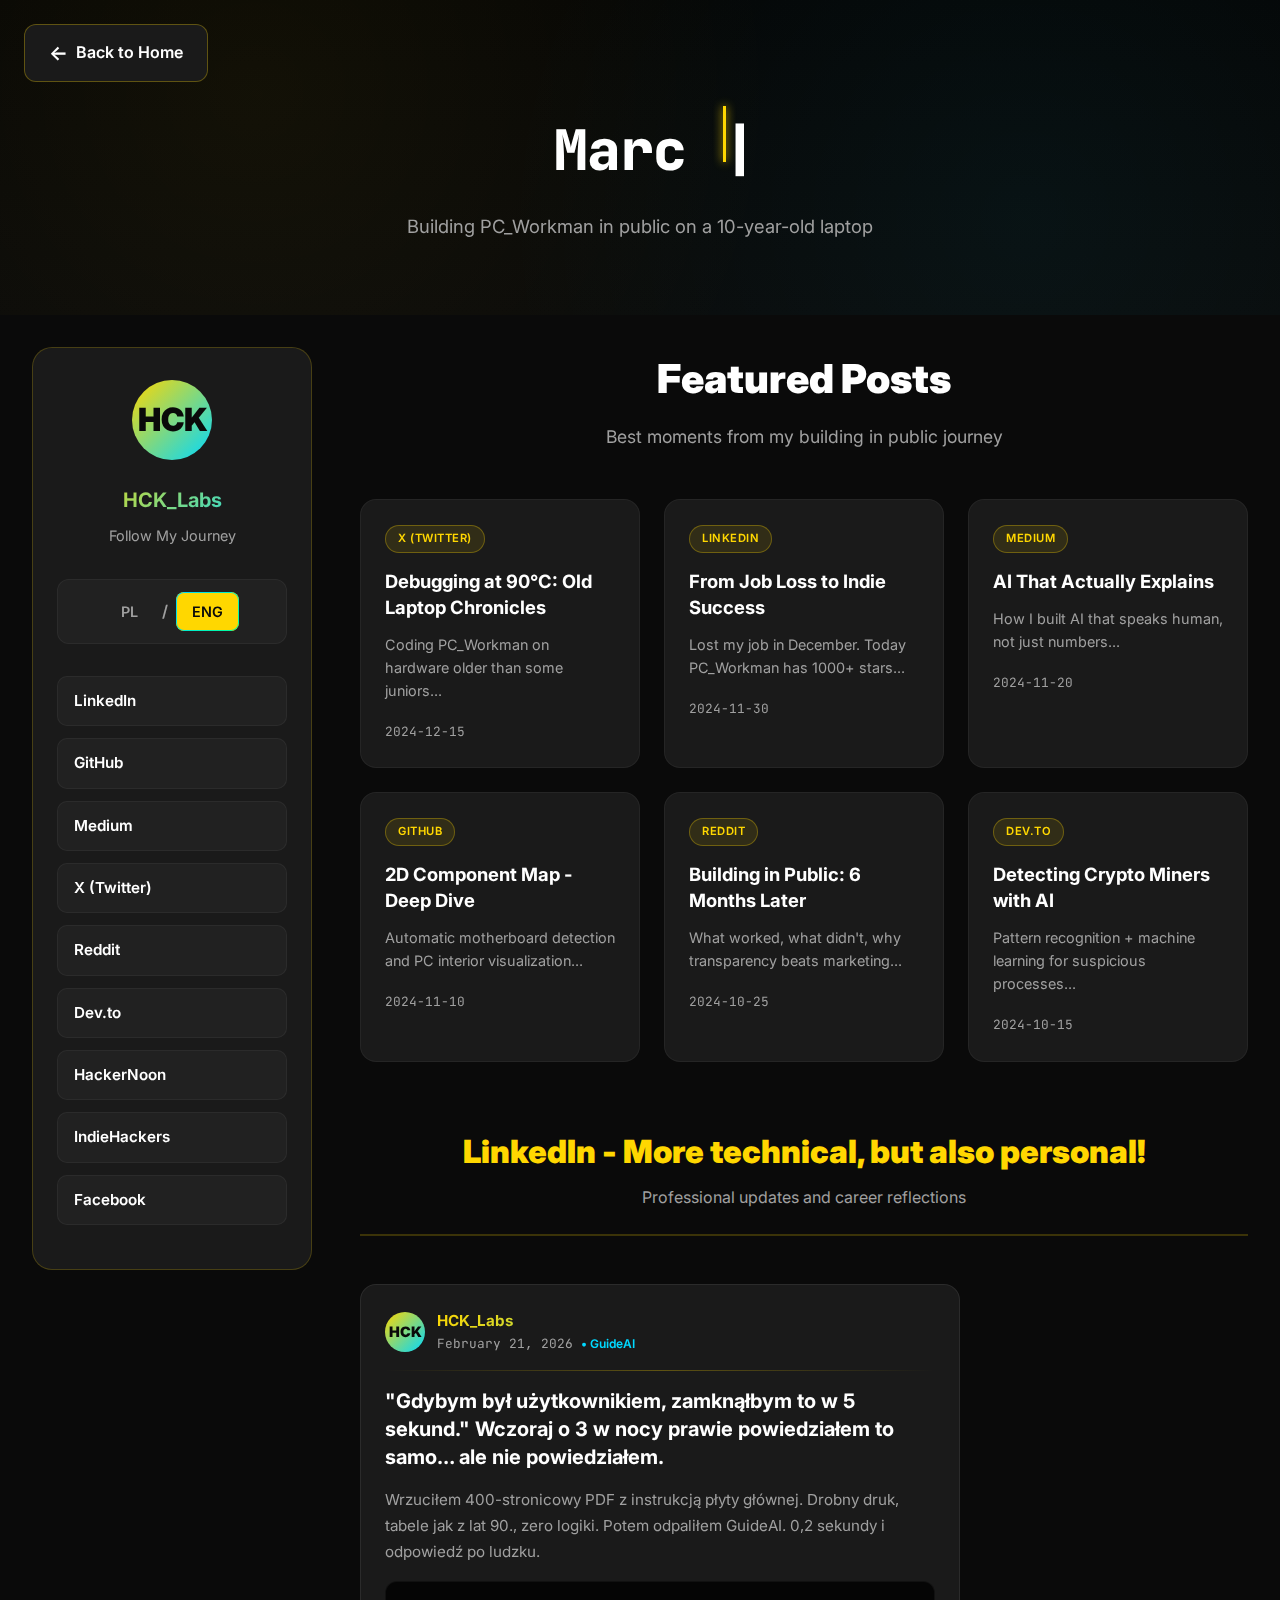
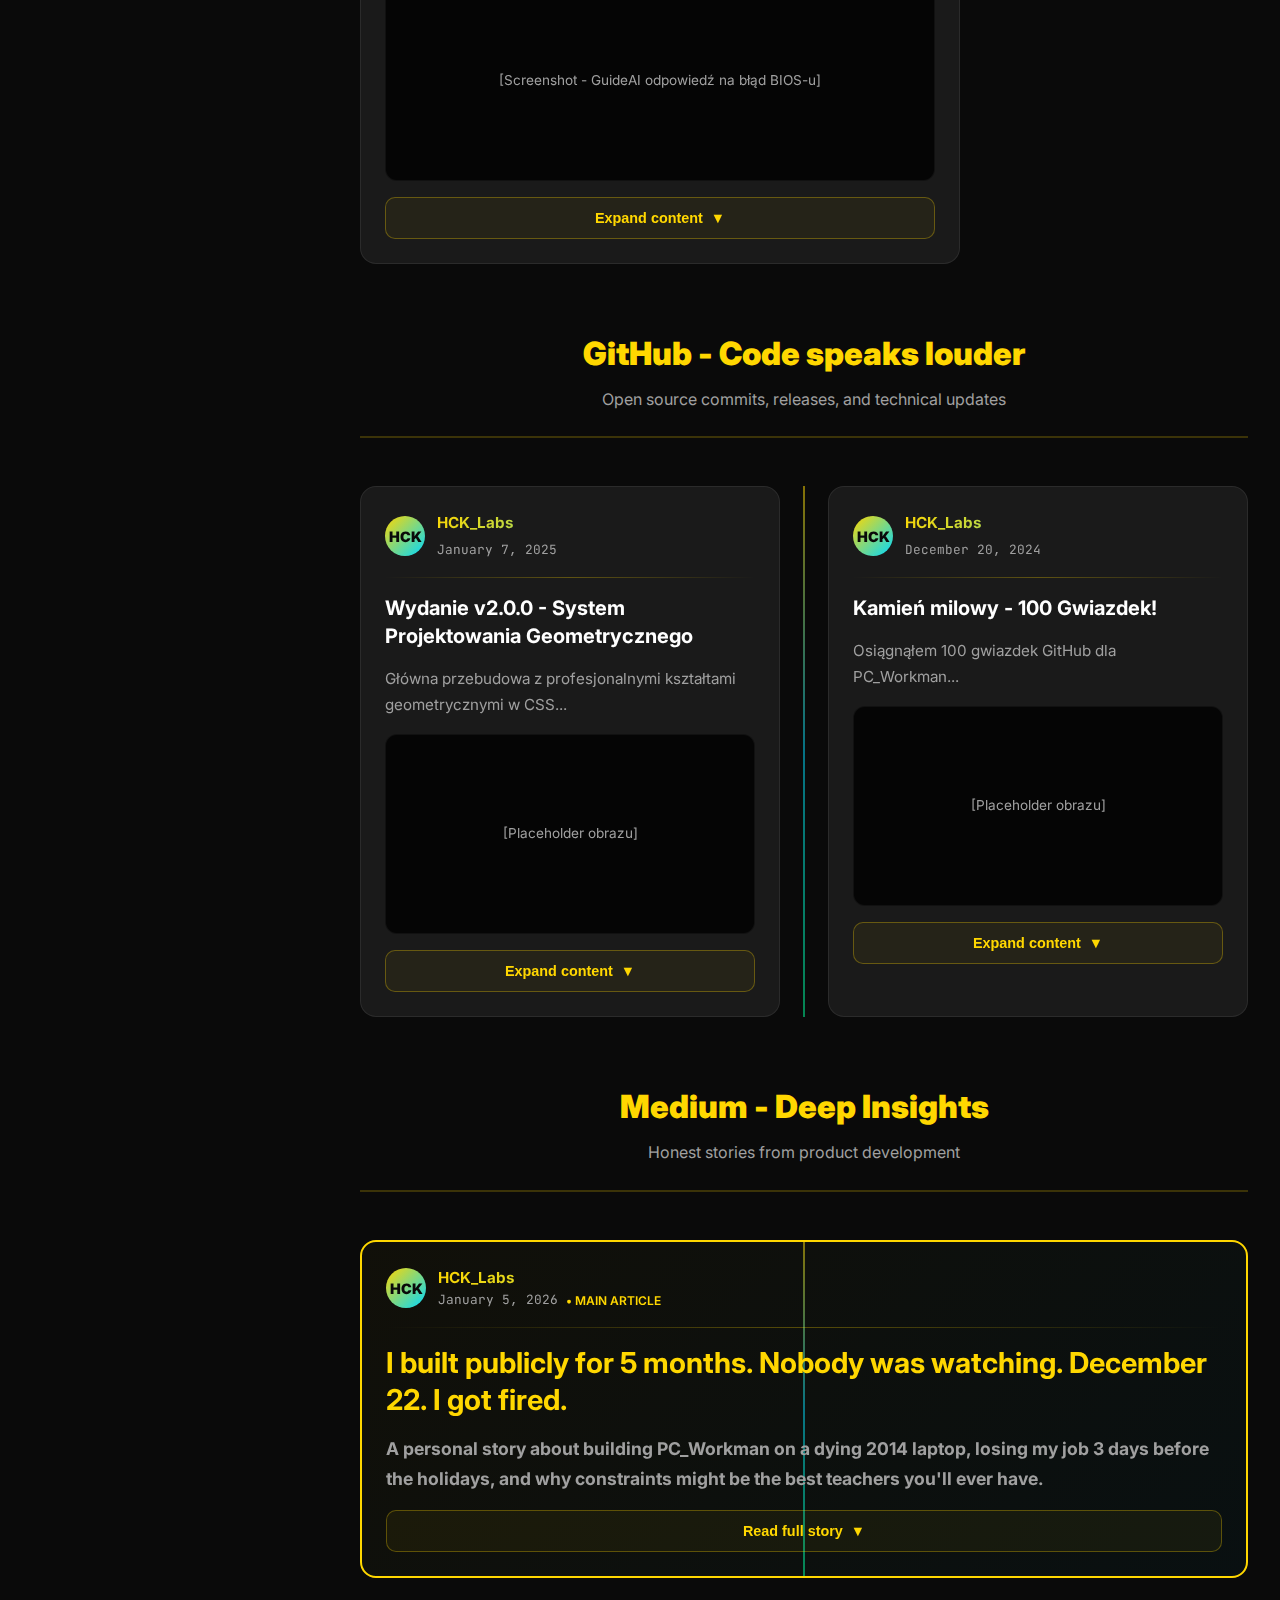
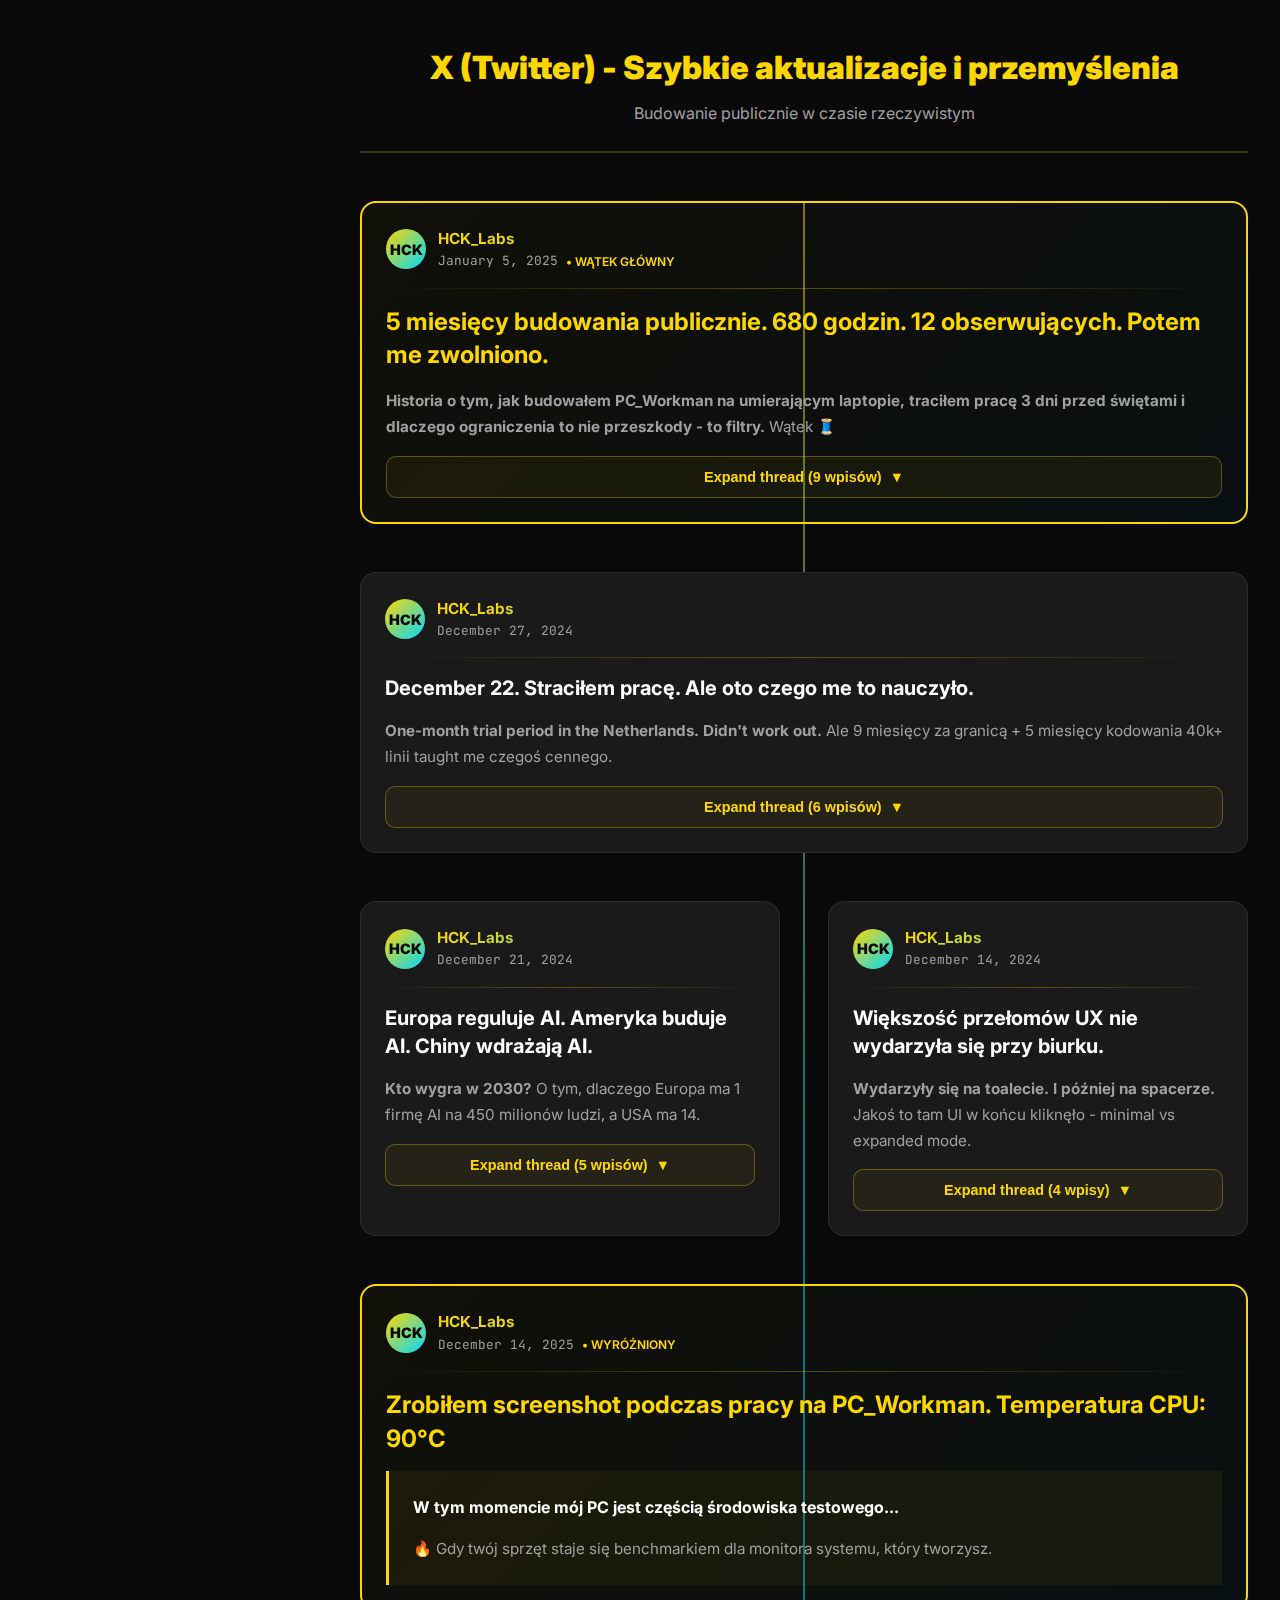
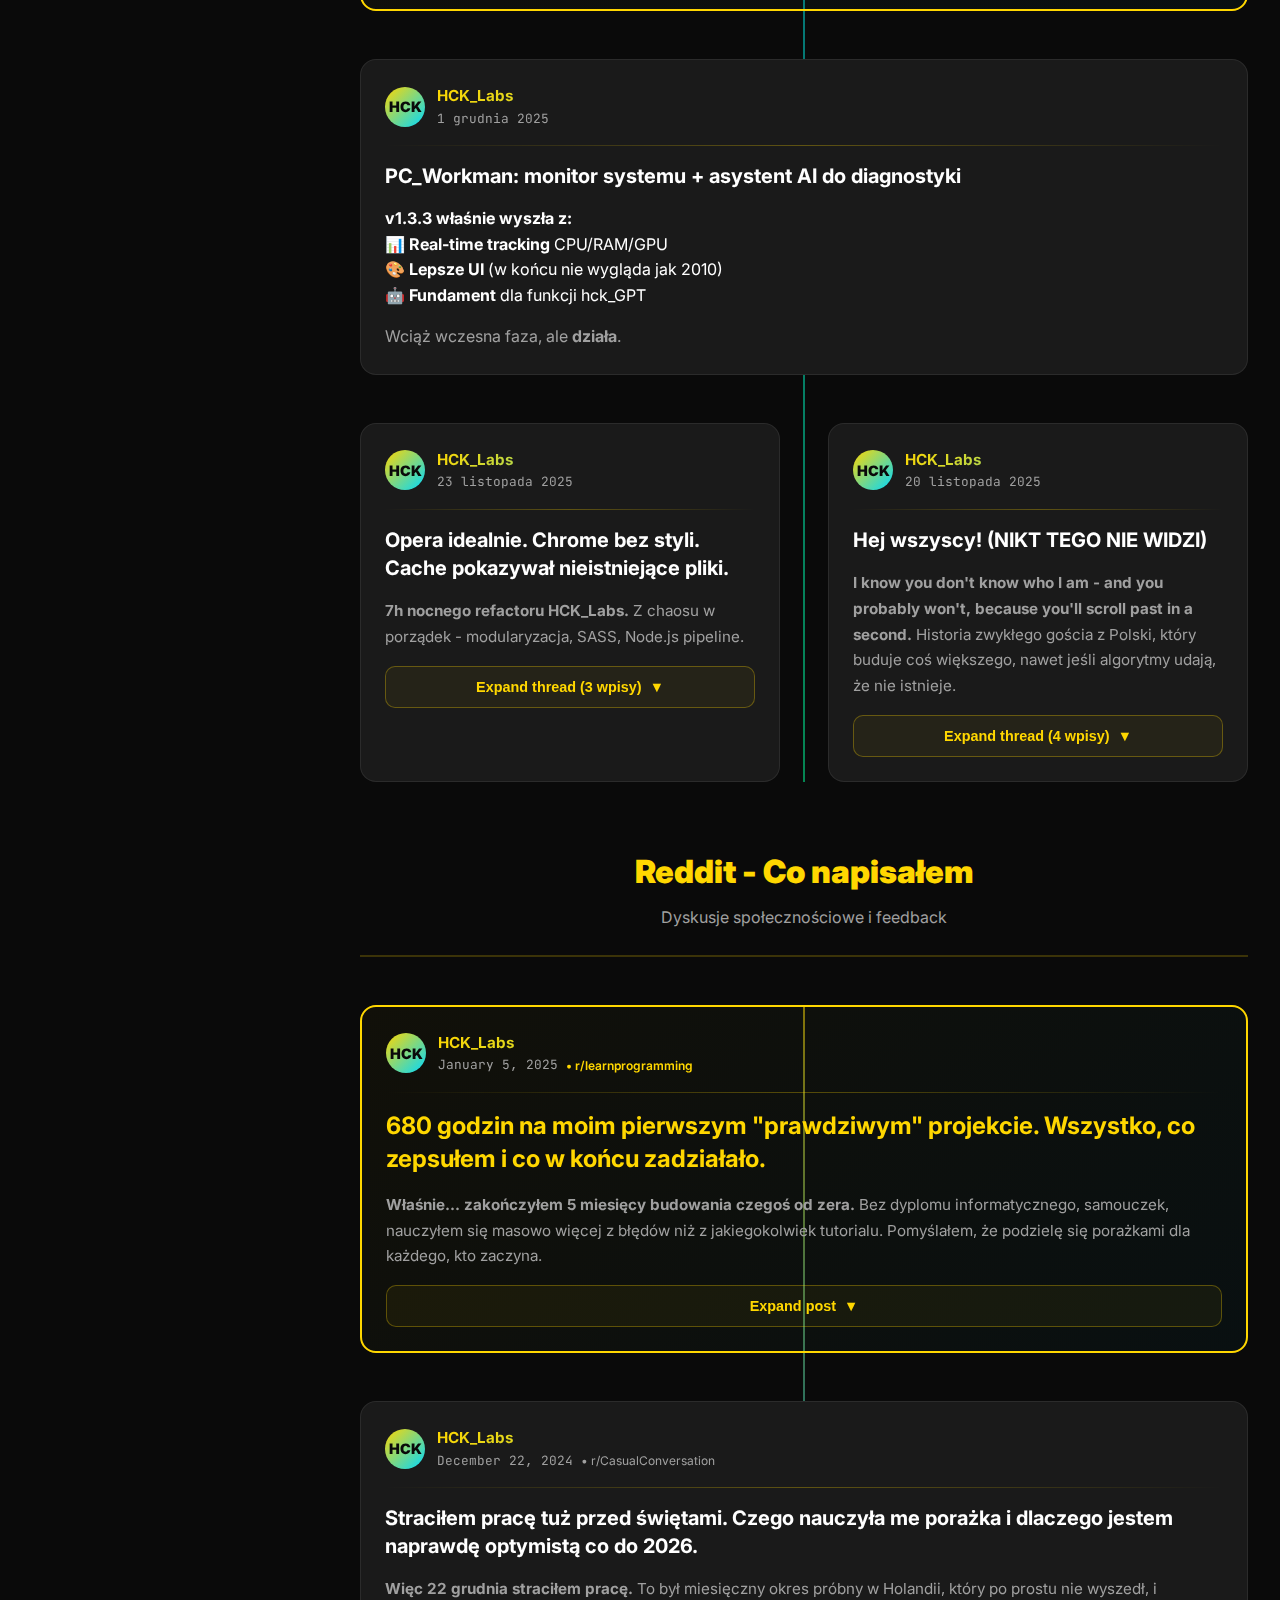
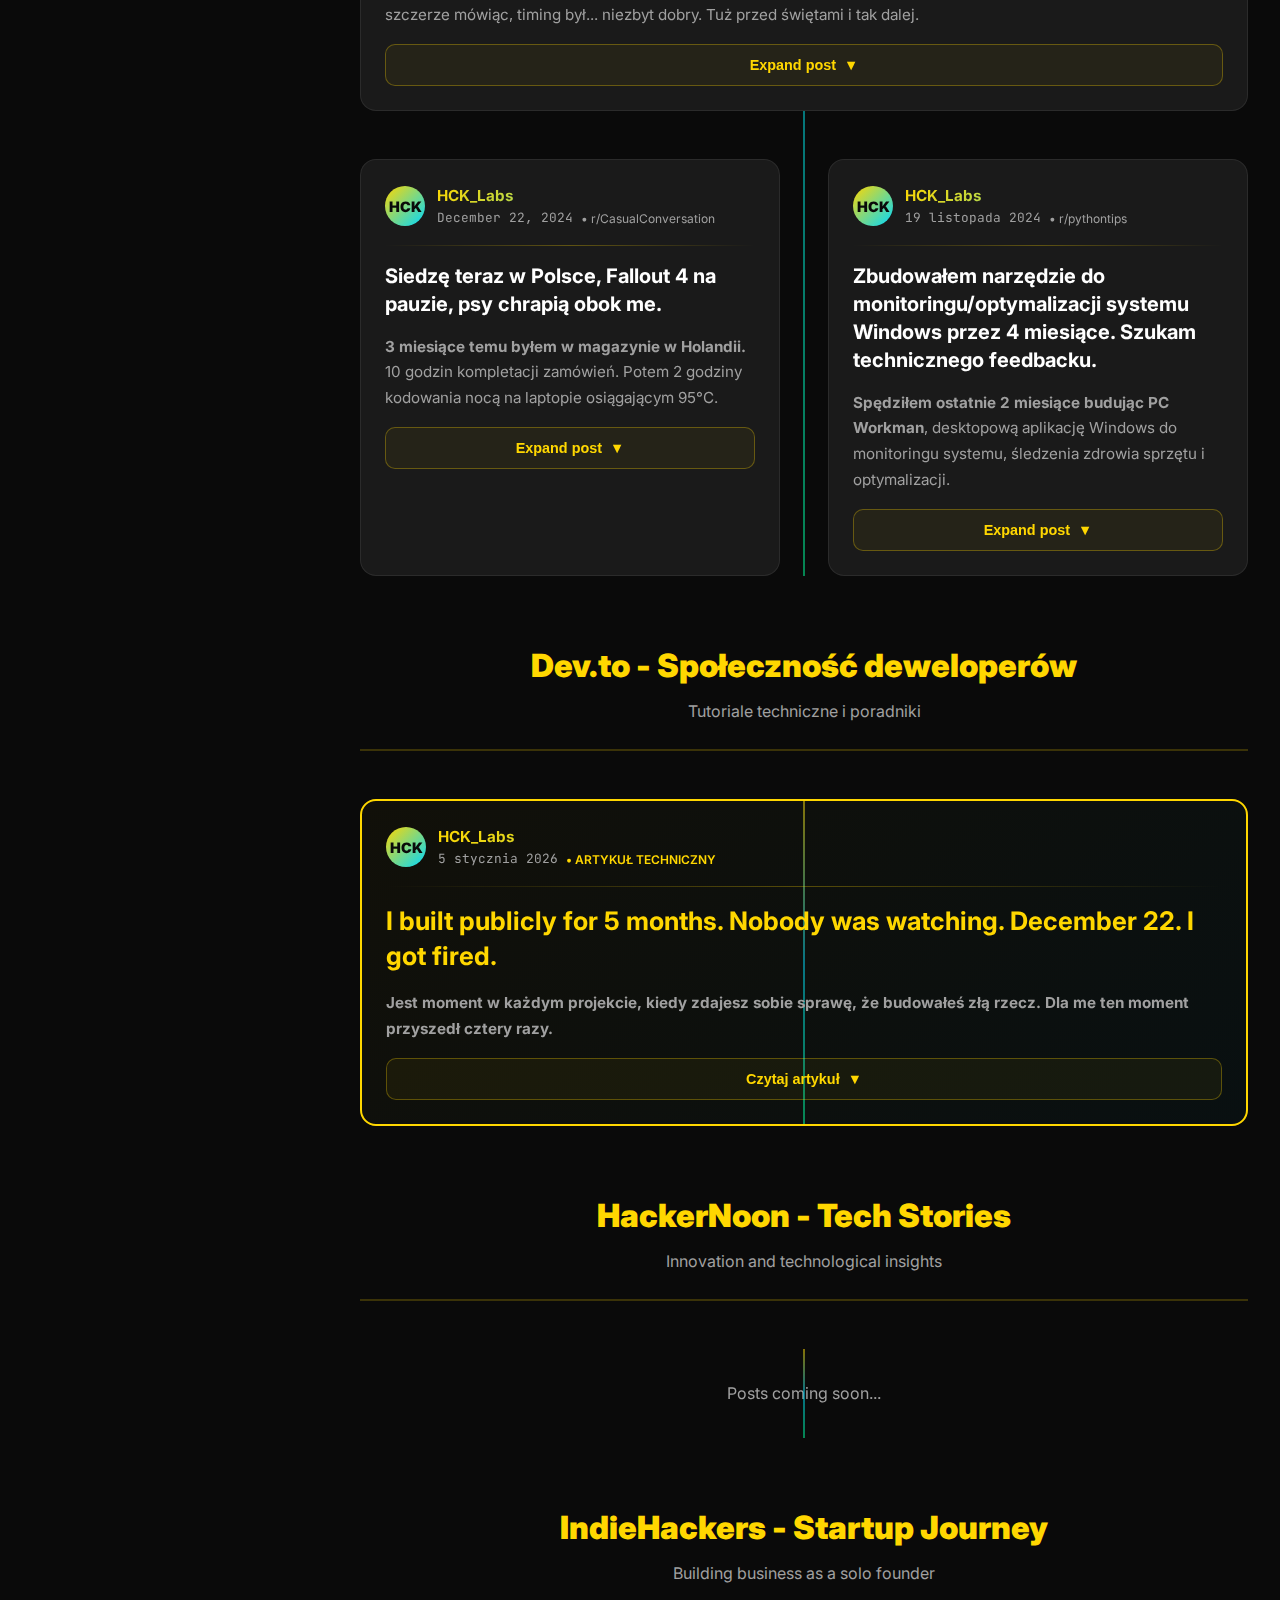
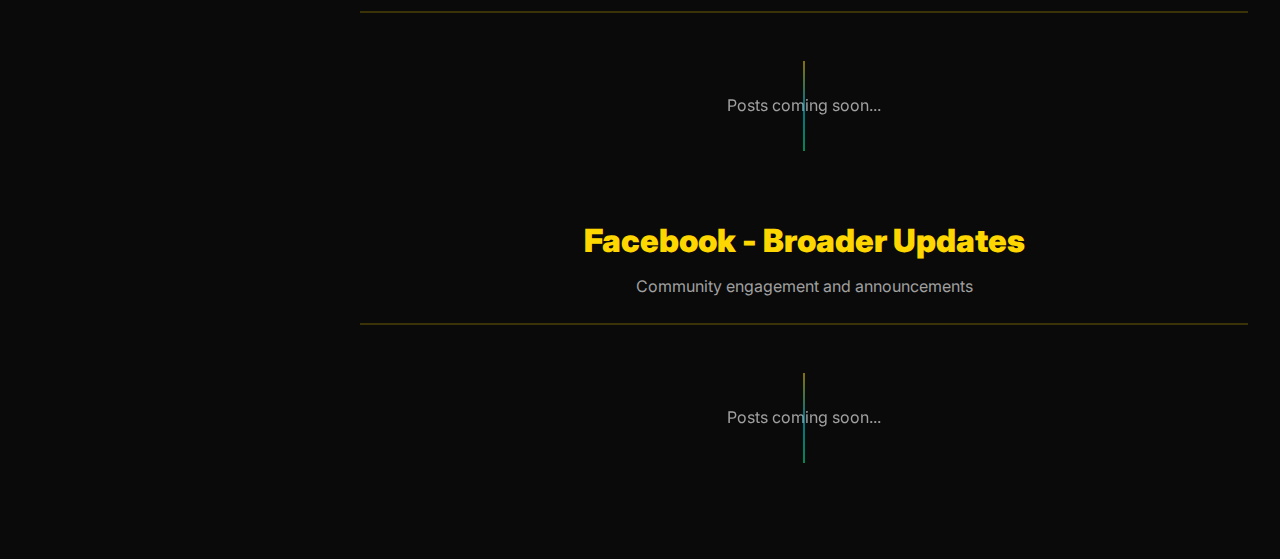
<file: docs/blog/story_en.html>
<!-- Marcin HCK Firmuga -->
<!-- HCK_Labs -> PC_Workman -->
<!-- STABLE EN -->
<!DOCTYPE html>
<html lang="en">
<head>
    <meta charset="UTF-8">
    <meta name="viewport" content="width=device-width, initial-scale=1.0">
    <meta name="description" content="Follow my journey building PC_Workman in public - an AI-powered system monitor. From job loss to indie success on a 10-year-old laptop.">
    <meta name="keywords" content="building in public, indie hacker, AI development, PC_Workman journey, solo developer">
    <title>Marcin Firmuga - My Story | Building PC_Workman in Public</title>

    <!-- Fonts -->
    <link rel="preconnect" href="https://fonts.googleapis.com">
    <link rel="preconnect" href="https://fonts.gstatic.com" crossorigin>
    <link href="https://fonts.googleapis.com/css2?family=Inter:wght@300;400;600;700;900&family=JetBrains+Mono:wght@400;700&display=swap" rel="stylesheet">

    <style>
        /* === VARIABLES === */
        :root {
            --bg-dark: #0a0a0a;
            --bg-darker: #050505;
            --bg-card: #1a1a1a;
            --text-primary: #ffffff;
            --text-secondary: #a0a0a0;
            --accent-gold: #FFD700;
            --accent-cyan: #00D9FF;
            --accent-green: #00FF99;
            --accent-red: #FF0066;
            --font-primary: 'Inter', sans-serif;
            --font-mono: 'JetBrains Mono', monospace;
        }

        /* === RESET === */
        * {
            margin: 0;
            padding: 0;
            box-sizing: border-box;
        }

        body {
            background: var(--bg-dark);
            color: var(--text-primary);
            font-family: var(--font-primary);
            line-height: 1.6;
            overflow-x: hidden;
        }

        /* === HERO SECTION === */
        .hero {
            min-height: 35vh;
            display: flex;
            align-items: center;
            justify-content: center;
            background: linear-gradient(180deg, var(--bg-darker) 0%, var(--bg-dark) 100%);
            padding: 4rem 2rem 2rem;
            position: relative;
            overflow: hidden;
        }

        .hero::before {
            content: '';
            position: absolute;
            top: 0;
            left: 0;
            right: 0;
            bottom: 0;
            background:
                radial-gradient(circle at 20% 30%, rgba(255, 215, 0, 0.05) 0%, transparent 50%),
                radial-gradient(circle at 80% 70%, rgba(0, 217, 255, 0.05) 0%, transparent 50%);
            pointer-events: none;
        }

        .hero-content {
            text-align: center;
            position: relative;
            z-index: 1;
        }

        .hero-title {
            font-size: clamp(2rem, 5vw, 3.5rem);
            font-weight: 900;
            margin-bottom: 1rem;
            font-family: var(--font-mono);
            letter-spacing: -1px;
        }

        /* === TYPING ANIMATION === */
        .typing-container {
            display: inline-block;
            position: relative;
        }

        .typing-text {
            display: inline-block;
        }

        .typing-cursor {
            display: inline-block;
            width: 3px;
            height: 1em;
            background: var(--accent-gold);
            margin-left: 0.25rem;
            animation: blink 1s step-end infinite;
            box-shadow: 0 0 10px var(--accent-gold);
        }

        @keyframes blink {
            0%, 50% { opacity: 1; }
            51%, 100% { opacity: 0; }
        }

        .hero-subtitle {
            font-size: 1.15rem;
            color: var(--text-secondary);
            max-width: 600px;
            margin: 0 auto;
        }

        /* === BACK BUTTON === */
        .back-button {
            position: fixed;
            top: 1.5rem;
            left: 1.5rem;
            display: flex;
            align-items: center;
            gap: 0.5rem;
            padding: 0.75rem 1.5rem;
            background: var(--bg-card);
            border: 1px solid rgba(255, 215, 0, 0.3);
            border-radius: 12px;
            color: var(--text-primary);
            text-decoration: none;
            font-weight: 600;
            transition: all 0.3s ease;
            z-index: 1000;
        }

        .back-button:hover {
            background: rgba(255, 215, 0, 0.1);
            border-color: var(--accent-gold);
            transform: translateX(-5px);
        }

        .back-arrow {
            font-size: 1.25rem;
        }

        /* === MAIN LAYOUT === */
        .main-wrapper {
            display: flex;
            max-width: 1400px;
            margin: 0 auto;
            padding: 2rem;
            gap: 3rem;
        }

        /* === LANGUAGE TOGGLE === */
        .language-toggle {
            display: flex;
            align-items: center;
            justify-content: center;
            gap: 0.5rem;
            margin-top: 1.5rem;
            padding: 0.75rem;
            background: rgba(255, 255, 255, 0.02);
            border-radius: 12px;
            border: 1px solid rgba(255, 255, 255, 0.05);
        }

        .lang-btn {
            padding: 0.5rem 1rem;
            font-size: 0.875rem;
            font-weight: 600;
            color: var(--text-secondary);
            text-decoration: none;
            border-radius: 8px;
            transition: all 0.3s ease;
            position: relative;
        }

        .lang-btn:hover {
            color: var(--accent-cyan);
            background: rgba(0, 217, 255, 0.1);
        }

        .lang-btn.active {
            color: var(--accent-cyan);
            background: linear-gradient(135deg, rgba(0, 217, 255, 0.15), rgba(0, 255, 153, 0.15));
        }

        .lang-btn.active::before {
            content: '';
            position: absolute;
            inset: 0;
            border-radius: 8px;
            padding: 1px;
            background: linear-gradient(135deg, var(--accent-cyan), var(--accent-green));
            -webkit-mask: linear-gradient(#fff 0 0) content-box, linear-gradient(#fff 0 0);
            -webkit-mask-composite: xor;
            mask-composite: exclude;
        }

        .lang-separator {
            color: rgba(255, 255, 255, 0.2);
            font-weight: 300;
        }

        /* === STICKY SIDEBAR === */
        .sidebar {
            width: 280px;
            flex-shrink: 0;
            position: sticky;
            top: 2rem;
            height: fit-content;
            background: var(--bg-card);
            border: 1px solid rgba(255, 215, 0, 0.2);
            border-radius: 20px;
            padding: 2rem 1.5rem;
        }

        .sidebar-logo {
            width: 80px;
            height: 80px;
            margin: 0 auto 1.5rem;
            display: flex;
            align-items: center;
            justify-content: center;
            background: linear-gradient(135deg, var(--accent-gold), var(--accent-cyan));
            border-radius: 50%;
            font-size: 2rem;
            font-weight: 900;
            color: var(--bg-dark);
        }

        .sidebar-title {
            text-align: center;
            font-size: 1.25rem;
            font-weight: 700;
            margin-bottom: 0.5rem;
            background: linear-gradient(135deg, var(--accent-gold), var(--accent-cyan));
            -webkit-background-clip: text;
            -webkit-text-fill-color: transparent;
            background-clip: text;
        }

        .sidebar-subtitle {
            text-align: center;
            font-size: 0.9rem;
            color: var(--text-secondary);
            margin-bottom: 2rem;
        }

        .language-toggle {
            display: flex;
            justify-content: center;
            align-items: center;
            gap: 0.5rem;
            margin-bottom: 2rem;
            padding: 0.75rem;
            background: rgba(255, 255, 255, 0.03);
            border-radius: 12px;
        }

        .lang-btn {
            padding: 0.5rem 1rem;
            border-radius: 8px;
            text-decoration: none;
            color: var(--text-secondary);
            font-weight: 600;
            font-size: 0.9rem;
            transition: all 0.3s ease;
        }

        .lang-btn:hover {
            background: rgba(255, 215, 0, 0.1);
            color: var(--accent-gold);
        }

        .lang-btn.active {
            background: var(--accent-gold);
            color: var(--bg-dark);
        }

        .lang-separator {
            color: var(--text-secondary);
            font-weight: 600;
        }

        .sidebar-nav {
            list-style: none;
        }

        .sidebar-nav li {
            margin-bottom: 0.75rem;
        }

        .sidebar-nav a {
            display: flex;
            align-items: center;
            gap: 0.75rem;
            padding: 0.75rem 1rem;
            background: rgba(255, 255, 255, 0.03);
            border: 1px solid rgba(255, 255, 255, 0.05);
            border-radius: 10px;
            color: var(--text-primary);
            text-decoration: none;
            font-weight: 600;
            font-size: 0.95rem;
            transition: all 0.3s ease;
        }

        .sidebar-nav a:hover {
            background: rgba(255, 215, 0, 0.1);
            border-color: rgba(255, 215, 0, 0.3);
            transform: translateX(5px);
        }

        /* === CONTENT AREA === */
        .content-area {
            flex: 1;
            min-width: 0;
        }

        /* === FEATURED POSTS (TOP 6) === */
        .featured-section {
            margin-bottom: 4rem;
        }

        .section-header {
            text-align: center;
            margin-bottom: 3rem;
        }

        .section-title {
            font-size: 2.5rem;
            font-weight: 900;
            margin-bottom: 0.75rem;
        }

        .section-subtitle {
            font-size: 1.1rem;
            color: var(--text-secondary);
        }

        .featured-grid {
            display: grid;
            grid-template-columns: repeat(3, 1fr);
            gap: 1.5rem;
            margin-bottom: 2rem;
        }

        .featured-card {
            background: var(--bg-card);
            border: 1px solid rgba(255, 255, 255, 0.05);
            border-radius: 16px;
            padding: 1.5rem;
            transition: all 0.3s ease;
            cursor: pointer;
            position: relative;
            overflow: hidden;
        }

        .featured-card::before {
            content: '';
            position: absolute;
            top: 0;
            left: 0;
            right: 0;
            height: 3px;
            background: linear-gradient(90deg, var(--accent-gold), var(--accent-cyan));
            transform: scaleX(0);
            transform-origin: left;
            transition: transform 0.3s ease;
        }

        .featured-card:hover {
            transform: translateY(-5px);
            border-color: rgba(255, 215, 0, 0.3);
            box-shadow: 0 10px 30px rgba(255, 215, 0, 0.1);
        }

        .featured-card:hover::before {
            transform: scaleX(1);
        }

        .featured-platform {
            display: inline-block;
            padding: 0.25rem 0.75rem;
            background: rgba(255, 215, 0, 0.1);
            border: 1px solid rgba(255, 215, 0, 0.3);
            border-radius: 20px;
            font-size: 0.7rem;
            font-weight: 600;
            color: var(--accent-gold);
            text-transform: uppercase;
            letter-spacing: 0.5px;
            margin-bottom: 1rem;
        }

        .featured-title {
            font-size: 1.15rem;
            font-weight: 700;
            margin-bottom: 0.75rem;
            line-height: 1.4;
        }

        .featured-excerpt {
            color: var(--text-secondary);
            font-size: 0.9rem;
            line-height: 1.6;
            margin-bottom: 1rem;
        }

        .featured-date {
            font-size: 0.8rem;
            color: var(--text-secondary);
            font-family: var(--font-mono);
        }

        /* === TIMELINE SECTIONS === */
        .timeline-section {
            margin-bottom: 4rem;
        }

        .timeline-header {
            text-align: center;
            margin-bottom: 3rem;
            padding-bottom: 1.5rem;
            border-bottom: 2px solid rgba(255, 215, 0, 0.2);
        }

        .timeline-header h2 {
            font-size: 2rem;
            font-weight: 900;
            margin-bottom: 0.5rem;
            color: var(--accent-gold);
        }

        .timeline-header p {
            color: var(--text-secondary);
        }

        .timeline-container {
            position: relative;
        }

        /* Center vertical line */
        .timeline-container::before {
            content: '';
            position: absolute;
            left: 50%;
            top: 0;
            bottom: 0;
            width: 2px;
            background: linear-gradient(180deg,
                rgba(255, 215, 0, 0.5) 0%,
                rgba(0, 217, 255, 0.5) 50%,
                rgba(0, 255, 153, 0.5) 100%);
            transform: translateX(-50%);
        }

        .timeline-row {
            display: grid;
            grid-template-columns: 1fr 1fr;
            gap: 3rem;
            margin-bottom: 3rem;
            position: relative;
        }

        /* === POST CARD === */
        .post-card {
            background: var(--bg-card);
            border: 1px solid rgba(255, 255, 255, 0.08);
            border-radius: 16px;
            padding: 1.5rem;
            transition: all 0.3s ease;
        }

        .post-card:hover {
            border-color: rgba(255, 215, 0, 0.4);
            box-shadow: 0 8px 25px rgba(255, 215, 0, 0.15);
            transform: translateY(-3px);
        }

        .post-header {
            display: flex;
            align-items: center;
            gap: 0.75rem;
            margin-bottom: 1rem;
        }

        .post-logo {
            width: 40px;
            height: 40px;
            border-radius: 50%;
            background: linear-gradient(135deg, var(--accent-gold), var(--accent-cyan));
            display: flex;
            align-items: center;
            justify-content: center;
            font-weight: 900;
            font-size: 0.9rem;
            color: var(--bg-dark);
            flex-shrink: 0;
            transition: all 0.3s ease;
            cursor: pointer;
        }

        /* Universal profile link - every logo and author leads to profile.html */
        .post-header a {
            text-decoration: none;
            color: inherit;
            transition: all 0.3s ease;
        }

        .post-header a:hover .post-logo {
            transform: scale(1.1) rotate(5deg);
            box-shadow: 0 0 20px rgba(255, 215, 0, 0.5);
        }

        .post-header a:hover .post-author {
            text-shadow: 0 0 15px rgba(255, 215, 0, 0.4);
            filter: brightness(1.2);
        }

        .post-meta {
            flex: 1;
        }

        .post-author {
            font-weight: 700;
            font-size: 0.95rem;
            background: linear-gradient(135deg, var(--accent-gold), var(--accent-cyan));
            -webkit-background-clip: text;
            -webkit-text-fill-color: transparent;
            background-clip: text;
            transition: all 0.3s ease;
            cursor: pointer;
        }

        .post-date {
            font-size: 0.8rem;
            color: var(--text-secondary);
            font-family: var(--font-mono);
        }

        .post-divider {
            height: 1px;
            background: linear-gradient(90deg, transparent, rgba(255, 215, 0, 0.3), transparent);
            margin: 1rem 0;
        }

        .post-title {
            font-size: 1.25rem;
            font-weight: 700;
            margin-bottom: 1rem;
            line-height: 1.4;
        }

        .post-preview {
            color: var(--text-secondary);
            font-size: 0.95rem;
            line-height: 1.7;
            margin-bottom: 1rem;
        }

        .post-image {
            width: 100%;
            height: 200px;
            background: var(--bg-darker);
            border: 1px solid rgba(255, 255, 255, 0.05);
            border-radius: 12px;
            display: flex;
            align-items: center;
            justify-content: center;
            color: var(--text-secondary);
            font-size: 0.85rem;
            margin: 1rem 0;
            overflow: hidden;
        }

        .post-image img {
            width: 100%;
            height: 100%;
            object-fit: cover;
            border-radius: 12px;
        }

        /* === EXPAND BUTTON === */
        .expand-button {
            width: 100%;
            padding: 0.75rem 1.5rem;
            background: rgba(255, 215, 0, 0.05);
            border: 1px solid rgba(255, 215, 0, 0.3);
            border-radius: 10px;
            color: var(--accent-gold);
            font-weight: 600;
            font-size: 0.9rem;
            cursor: pointer;
            transition: all 0.3s ease;
            display: flex;
            align-items: center;
            justify-content: center;
            gap: 0.5rem;
            margin-top: 1rem;
        }

        .expand-button:hover {
            background: rgba(255, 215, 0, 0.1);
            border-color: var(--accent-gold);
            transform: translateY(-2px);
        }

        .expand-icon {
            transition: transform 0.3s ease;
        }

        .expand-button.active .expand-icon {
            transform: rotate(180deg);
        }

        /* === EXPANDABLE CONTENT === */
        .post-full-content {
            max-height: 0;
            overflow: hidden;
            transition: max-height 0.5s ease-out, opacity 0.3s ease;
            opacity: 0;
        }

        .post-full-content.expanded {
            max-height: 2000px;
            opacity: 1;
            margin-top: 1rem;
        }

        .post-full-text {
            color: var(--text-secondary);
            font-size: 0.95rem;
            line-height: 1.8;
            padding: 1rem;
            background: rgba(255, 215, 0, 0.02);
            border-left: 3px solid var(--accent-gold);
            border-radius: 8px;
        }

        .post-full-text p {
            margin-bottom: 1rem;
        }

        .post-full-text p:last-child {
            margin-bottom: 0;
        }

        /* === RESPONSIVE === */
        @media (max-width: 1200px) {
            .featured-grid {
                grid-template-columns: repeat(2, 1fr);
            }
        }

        @media (max-width: 968px) {
            .main-wrapper {
                flex-direction: column;
                padding: 1rem;
            }

            .sidebar {
                position: relative;
                width: 100%;
                top: 0;
            }

            .sidebar-nav {
                display: grid;
                grid-template-columns: repeat(3, 1fr);
                gap: 0.5rem;
            }

            .sidebar-nav a {
                font-size: 0.85rem;
                padding: 0.5rem;
                justify-content: center;
            }

            .featured-grid {
                grid-template-columns: 1fr;
            }

            .timeline-container::before {
                display: none;
            }

            .timeline-row {
                grid-template-columns: 1fr;
                gap: 1.5rem;
            }
        }

        /* === FADE IN ANIMATION === */
        .fade-in {
            animation: fadeIn 0.6s ease-out;
        }

        @keyframes fadeIn {
            from {
                opacity: 0;
                transform: translateY(20px);
            }
            to {
                opacity: 1;
                transform: translateY(0);
            }
        }
    </style>
</head>
<body>

    <!-- Back Button -->
    <a href="../index.html" class="back-button">
        <span class="back-arrow">←</span>
        <span>Back to Home</span>
    </a>

    <!-- Hero Section -->
    <section class="hero">
        <div class="hero-content">
            <h1 class="hero-title">
                <span class="typing-container">
                    <span class="typing-text" id="typingText"></span>
                    <span class="typing-cursor">|</span>
                </span>
            </h1>
            <p class="hero-subtitle">Building PC_Workman in public on a 10-year-old laptop</p>
        </div>
    </section>

    <!-- Main Layout: Sidebar + Content -->
    <div class="main-wrapper">

        <!-- Sticky Sidebar -->
        <aside class="sidebar">
            <div class="sidebar-logo">HCK</div>
            <h3 class="sidebar-title">HCK_Labs</h3>
            <p class="sidebar-subtitle">Follow My Journey</p>

            <!-- Language Toggle -->
            <div class="language-toggle">
                <a href="story.html" class="lang-btn" data-lang="pl">PL</a>
                <span class="lang-separator">/</span>
                <a href="story_en.html" class="lang-btn active" data-lang="en">ENG</a>
            </div>

            <nav>
                <ul class="sidebar-nav">
                    <li><a href="#linkedin">LinkedIn</a></li>
                    <li><a href="#github">GitHub</a></li>
                    <li><a href="#medium">Medium</a></li>
                    <li><a href="#twitter">X (Twitter)</a></li>
                    <li><a href="#reddit">Reddit</a></li>
                    <li><a href="#devto">Dev.to</a></li>
                    <li><a href="#hackernoon">HackerNoon</a></li>
                    <li><a href="#indiehackers">IndieHackers</a></li>
                    <li><a href="#facebook">Facebook</a></li>
                </ul>
            </nav>
        </aside>

        <!-- Content Area -->
        <main class="content-area">

            <!-- Featured Posts (Top 6) -->
            <section class="featured-section fade-in">
                <div class="section-header">
                    <h2 class="section-title">Featured Posts</h2>
                    <p class="section-subtitle">Best moments from my building in public journey</p>
                </div>

                <div class="featured-grid">
                    <article class="featured-card">
                        <span class="featured-platform">X (Twitter)</span>
                        <h3 class="featured-title">Debugging at 90°C: Old Laptop Chronicles</h3>
                        <p class="featured-excerpt">Coding PC_Workman on hardware older than some juniors...</p>
                        <time class="featured-date">2024-12-15</time>
                    </article>

                    <article class="featured-card">
                        <span class="featured-platform">LinkedIn</span>
                        <h3 class="featured-title">From Job Loss to Indie Success</h3>
                        <p class="featured-excerpt">Lost my job in December. Today PC_Workman has 1000+ stars...</p>
                        <time class="featured-date">2024-11-30</time>
                    </article>

                    <article class="featured-card">
                        <span class="featured-platform">Medium</span>
                        <h3 class="featured-title">AI That Actually Explains</h3>
                        <p class="featured-excerpt">How I built AI that speaks human, not just numbers...</p>
                        <time class="featured-date">2024-11-20</time>
                    </article>

                    <article class="featured-card">
                        <span class="featured-platform">GitHub</span>
                        <h3 class="featured-title">2D Component Map - Deep Dive</h3>
                        <p class="featured-excerpt">Automatic motherboard detection and PC interior visualization...</p>
                        <time class="featured-date">2024-11-10</time>
                    </article>

                    <article class="featured-card">
                        <span class="featured-platform">Reddit</span>
                        <h3 class="featured-title">Building in Public: 6 Months Later</h3>
                        <p class="featured-excerpt">What worked, what didn't, why transparency beats marketing...</p>
                        <time class="featured-date">2024-10-25</time>
                    </article>

                    <article class="featured-card">
                        <span class="featured-platform">Dev.to</span>
                        <h3 class="featured-title">Detecting Crypto Miners with AI</h3>
                        <p class="featured-excerpt">Pattern recognition + machine learning for suspicious processes...</p>
                        <time class="featured-date">2024-10-15</time>
                    </article>
                </div>
            </section>

            <!-- LinkedIn Posts Timeline -->
<section id="linkedin" class="timeline-section">
    <div class="timeline-header">
        <h2>LinkedIn - More technical, but also personal!</h2>
        <p>Professional updates and career reflections</p>
    </div>

    <div class="timeline-container">

        <!-- ROW 1: Posts #1 & #2 -->
<div class="timeline-row">
    <article class="post-card" style="grid-column: 1 / -1; max-width: 600px;">
        <div class="post-header">
            <div class="post-logo">HCK</div>
            <div class="post-meta">
                <div class="post-author">HCK_Labs</div>
                <div style="display: flex; gap: 0.5rem; align-items: center; flex-wrap: wrap;">
                    <time class="post-date">February 21, 2026</time>
                    <span style="color: var(--accent-cyan); font-size: 0.75rem; font-weight: 600;">• GuideAI</span>
                </div>
            </div>
        </div>
        <div class="post-divider"></div>
        <h3 class="post-title">"Gdybym był użytkownikiem, zamknąłbym to w 5 sekund." Wczoraj o 3 w nocy prawie powiedziałem to samo… ale nie powiedziałem.</h3>
        <p class="post-preview">Wrzuciłem 400-stronicowy PDF z instrukcją płyty głównej. Drobny druk, tabele jak z lat 90., zero logiki. Potem odpaliłem GuideAI. 0,2 sekundy i odpowiedź po ludzku.</p>

        <div class="post-image">
            <span>[Screenshot - GuideAI odpowiedź na błąd BIOS-u]</span>
        </div>

        <button class="expand-button" onclick="togglePost(this)">
            <span>Expand content</span>
            <span class="expand-icon">▼</span>
        </button>

        <div class="post-full-content">
            <div class="post-full-text">
                <p>"Gdybym był użytkownikiem, zamknąłbym to w 5 sekund."</p>

                <p>Powtarzałem to sobie przy każdym poprzednim projekcie.</p>

                <p>Wczoraj o 3 w nocy prawie powiedziałem to samo… ale nie powiedziałem.</p>

                <p>Wrzuciłem 400-stronicowy PDF z instrukcją płyty głównej.<br>
        <!-- ROW 0k: Post - GuideAI Vision (February 20, 2026) -->
<div class="timeline-row">
    <article class="post-card" style="grid-column: 1 / -1; max-width: 600px;">
        <div class="post-header">
            <div class="post-logo">HCK</div>
            <div class="post-meta">
                <div class="post-author">HCK_Labs</div>
                <div style="display: flex; gap: 0.5rem; align-items: center; flex-wrap: wrap;">
                    <time class="post-date">February 20, 2026</time>
                    <span style="color: var(--accent-cyan); font-size: 0.75rem; font-weight: 600;">• GuideAI</span>
                </div>
            </div>
        </div>
        <div class="post-divider"></div>
        <h3 class="post-title">Why do fridges, servers and treadmills still come with guidebooks that look like they were written in 1994?</h3>
        <p class="post-preview">We have models that can explain quantum mechanics, yet we're still flipping to page 87 to figure out why a red light is blinking. GuideAI is here to end that.</p>

        <div class="post-image">
            <span>[Visual - old manual vs GuideAI QR solution]</span>
        </div>

        <button class="expand-button" onclick="togglePost(this)">
            <span>Expand content</span>
            <span class="expand-icon">▼</span>
        </button>

        <div class="post-full-content">
            <div class="post-full-text">
                <p>Why do fridges, servers and treadmills still come with guidebooks that look like they were written in 1994?</p>

                <p>We have models that can explain quantum mechanics, yet we're still flipping to page 87 to figure out why a red light is blinking.</p>

                <p><strong>GuideAI is here to end that.</strong></p>

                <p>One QR on the device, permanent, smart expert in your pocket.<br>
                No app to install. No account to create.<br>
                Scan and solve the problem.</p>

                <p>That's what HCK_Labs is about:<br>
                turning tech noise into a signal you can actually use.</p>

                <p style="color: var(--accent-cyan); font-size: 0.85rem;">#Customer #AI #HCKLabs</p>
            </div>
        </div>
    </article>
</div>
<div class="timeline-row">
    <article class="post-card" style="grid-column: 1 / -1; max-width: 600px; border: 2px solid var(--accent-green); background: linear-gradient(135deg, rgba(0, 255, 153, 0.05), rgba(0, 217, 255, 0.05));">
        <div class="post-header">
            <div class="post-logo">HCK</div>
            <div class="post-meta">
                <div class="post-author">HCK_Labs</div>
                <div style="display: flex; gap: 0.5rem; align-items: center; flex-wrap: wrap;">
                    <time class="post-date">February 18, 2026</time>
                    <span style="color: var(--accent-green); font-size: 0.75rem; font-weight: 600;">• Community love 💙</span>
                </div>
            </div>
        </div>
        <div class="post-divider"></div>
        <h3 class="post-title" style="color: var(--accent-green);">I'm still trying to process this. 💙💚❤️</h3>
        <p class="post-preview">Huge thanks to Omkar Padwale for creating a carousel about my journey with PC_Workman. I never expected this when I was coding on my old laptop. It's moments like these that give me fuel to keep pushing.</p>

        <div class="post-image">
            <span>[Carousel by Omkar Padwale - PC_Workman journey]</span>
        </div>

        <!-- Omkar's original post - quoted -->
        <div style="margin: 1rem 0; padding: 1rem; background: rgba(0, 255, 153, 0.05); border-left: 3px solid var(--accent-green); border-radius: 8px;">
            <p style="font-size: 0.8rem; color: var(--accent-green); font-weight: 600; margin-bottom: 0.5rem;">💬 Omkar Padwale:</p>
            <p style="font-size: 0.9rem; color: var(--text-secondary); font-style: italic;">"Built pc workman side by side with his 2014 laptop that sounded like a jet engine — found his blog and thought about making a carousel post on this."</p>
        </div>

        <button class="expand-button" onclick="togglePost(this)" style="border-color: rgba(0, 255, 153, 0.3); color: var(--accent-green);">
            <span>Expand content</span>
            <span class="expand-icon">▼</span>
        </button>

        <div class="post-full-content">
            <div class="post-full-text">
                <p>I'm still trying to process this.</p>

                <p>Huge thanks to <strong>Omkar Padwale</strong> 😊 for creating this carousel about my journey with PC_Workman! 💙💚❤️</p>

                <p>I never expected this when I was coding on my laptop — an "old monster" hahaha.</p>

                <p>It's moments like these that give me the fuel to keep pushing, even when I'm exhausted.</p>

                <p>Thank you so much for noticing my work and sharing it.<br>
                It means the world to me.</p>

                <p style="color: var(--accent-cyan); font-size: 0.85rem;">#BuildInPublic #PC_Workman #HCK_Labs #Community</p>
            </div>
        </div>
    </article>
</div>
<div class="timeline-row">
    <article class="post-card" style="grid-column: 1 / -1; max-width: 600px;">
        <div class="post-header">
            <div class="post-logo">HCK</div>
            <div class="post-meta">
                <div class="post-author">HCK_Labs</div>
                <div style="display: flex; gap: 0.5rem; align-items: center; flex-wrap: wrap;">
                    <time class="post-date">February 16.02, 2026</time>
                    <span style="color: var(--accent-cyan); font-size: 0.75rem; font-weight: 600;">• GuideAI • 3:14 AM</span>
                </div>
            </div>
        </div>
        <div class="post-divider"></div>
        <h3 class="post-title">3:14 AM. Coffee cold, but the QR code finally works. 🎉</h3>
        <p class="post-preview">Upload a messy PDF → type device model → get a unique QR → stick it on the case → scan → instant chat with a manual that actually knows what you're asking.</p>

        <div class="post-image">
            <span>[Screenshot - QR code + chat interface, GuideAI]</span>
        </div>

        <button class="expand-button" onclick="togglePost(this)">
            <span>Expand content</span>
            <span class="expand-icon">▼</span>
        </button>

        <div class="post-full-content">
            <div class="post-full-text">
                <p>3:14 AM. Coffee cold, but the QR code finally works.</p>

                <p><strong>"Device, QR, and Chat!"</strong></p>

                <p>Upload a messy instruction PDF.<br>
                Type the device model.<br>
                Get a unique QR.<br>
                Print it, stick it on the case, scan with your phone.</p>

                <p><strong>RESULT:</strong><br>
                Instant chat with a manual that actually knows what you're asking.</p>

                <p>We keep building fancy dashboards, yet the strongest interface turns out to be…<br>
                a piece of paper with a code and a chat that really gets it.</p>

                <p>Groq handles the brains, I handle the soul.</p>

                <p>We're heading the right way. 🧭</p>

                <p style="color: var(--accent-cyan); font-size: 0.85rem;">#GuideAI #BuildInPublic #HCK_Labs</p>
            </div>
        </div>
    </article>
</div>
<div class="timeline-row">
    <article class="post-card" style="grid-column: 1 / -1; max-width: 600px;">
        <div class="post-header">
            <div class="post-logo">HCK</div>
            <div class="post-meta">
                <div class="post-author">HCK_Labs</div>
                <div style="display: flex; gap: 0.5rem; align-items: center; flex-wrap: wrap;">
                    <time class="post-date">February 14, 2026</time>
                    <span style="color: var(--accent-cyan); font-size: 0.75rem; font-weight: 600;">• GuideAI</span>
                </div>
            </div>
        </div>
        <div class="post-divider"></div>
        <h3 class="post-title">"If I were a user, I'd close this in 5 seconds." Last night at 3 AM I almost said it again… but I didn't.</h3>
        <p class="post-preview">Wrzuciłem 400-stronicowy manual płyty głównej. Drobny font, tabele z lat 90., zero logiki. Potem odpaliłem GuideAI. 0.2 sekundy później — prosta, ludzka odpowiedź.</p>

        <div class="post-image">
            <span>[Screenshot - GuideAI odpowiedź na błąd BIOS]</span>
        </div>

        <button class="expand-button" onclick="togglePost(this)">
            <span>Expand content</span>
            <span class="expand-icon">▼</span>
        </button>

        <div class="post-full-content">
            <div class="post-full-text">
                <p>"If I were a user, I'd close this in 5 seconds."</p>

                <p>I kept saying that to myself with every past project.</p>

                <p>Last night at 3 AM I almost said it again… but I didn't.</p>

                <p>I threw in a 400-page motherboard manual PDF.<br>
                Tiny font, 90s-style tables, zero logic.</p>

                <p>Then I fired up GuideAI.<br>
                Asked about a specific BIOS error.<br>
                0.2 seconds later I got a straight, human answer.<br>
                No scrolling. No frustration.</p>

                <p>That's when it hit me:<br>
                there's a huge difference between <strong>"having the manual"</strong><br>
                and <strong>"actually understanding what's going on"</strong>.</p>

                <p>GuideAI just passed my own brutal honesty test.<br>
                I wouldn't close it. I'd actually use it.</p>

                <p style="color: var(--accent-cyan); font-size: 0.85rem;">#BuildInPublic #GuideAI #HCK_Labs</p>
            </div>
        </div>
    </article>
</div>
<div class="timeline-row">
    <article class="post-card" style="grid-column: 1 / -1; max-width: 600px; border: 2px solid var(--accent-cyan);">
        <div class="post-header">
            <div class="post-logo">HCK</div>
            <div class="post-meta">
                <div class="post-author">HCK_Labs</div>
                <div style="display: flex; gap: 0.5rem; align-items: center; flex-wrap: wrap;">
                    <time class="post-date">February 12, 2026</time>
                    <span style="color: var(--accent-cyan); font-size: 0.75rem; font-weight: 600;">• Nowy projekt</span>
                </div>
            </div>
        </div>
        <div class="post-divider"></div>
        <h3 class="post-title">🕒 Właśnie powstaje nowy projekt. HCK_Labs | GuideAI</h3>
        <p class="post-preview">Nisza w końcu znaleziona — we wszystkich sektorach: Przemysł, Gastro, Hotele.</p>

        <div class="post-image">
            <span>[Teaser - GuideAI / HCK_Labs branding]</span>
        </div>
    </article>
</div>
        Hej, przepraszam że przegapiłem 05.02! ✅ Zaktualizuj w tamtym kodzie February [XX] na February 5.
Nowy post gotowy — ale znowu brak daty! 😄 Podaj ją, a tymczasem:
html<!-- ROW 0f: Post - IT Interview Day (luty 2026) -->
<div class="timeline-row">
    <article class="post-card" style="grid-column: 1 / -1; max-width: 600px;">
        <div class="post-header">
            <div class="post-logo">HCK</div>
            <div class="post-meta">
                <div class="post-author">HCK_Labs</div>
                <div style="display: flex; gap: 0.5rem; align-items: center; flex-wrap: wrap;">
                    <time class="post-date">February 12, 2026</time>
                    <span style="color: var(--accent-cyan); font-size: 0.75rem; font-weight: 600;">• Big day</span>
                </div>
            </div>
        </div>
        <div class="post-divider"></div>
        <h3 class="post-title">Today is a big day. Waiting for feedback from my IT Support interview. 💗</h3>
        <p class="post-preview">First real IT position. Mail comes at 6 PM. Instead of staring at my inbox, I'm doing what I do best: building PC_Workman. Because whether the answer is yes or no — the work doesn't stop.</p>

        <div class="post-image">
            <span>[Photo - PC_Workman in progress, waiting mode]</span>
        </div>

        <button class="expand-button" onclick="togglePost(this)">
            <span>Expand content</span>
            <span class="expand-icon">▼</span>
        </button>

        <div class="post-full-content">
            <div class="post-full-text">
                <p>Today is a big day.</p>

                <p>Waiting for feedback from my IT Support interview.<br>
                First real IT position. 💗</p>

                <p>It's 2 PM now. Mail comes at 6 PM.</p>

                <p>Instead of staring at my inbox, I'm doing what I do best:<br>
                Building PC_Workman.<br>
                Learning.<br>
                Working.</p>

                <p>Because whether the answer is yes or no —<br>
                the work doesn't stop.<br>
                The building continues.</p>

                <p>That's what I've learned from 7 months of side projects.</p>
            </div>
        </div>
    </article>
</div>
        <div class="timeline-row">
    <article class="post-card" style="grid-column: 1 / -1; max-width: 600px; border: 2px solid var(--accent-gold);">
        <div class="post-header">
            <div class="post-logo">HCK</div>
            <div class="post-meta">
                <div class="post-author">HCK_Labs</div>
                <div style="display: flex; gap: 0.5rem; align-items: center; flex-wrap: wrap;">
                    <time class="post-date">February 11, 2026</time>
                    <span style="color: var(--accent-gold); font-size: 0.75rem; font-weight: 600;">• Open for work</span>
                </div>
            </div>
        </div>
        <div class="post-divider"></div>
        <h3 class="post-title">No sugarcoating: funds just ran out after 680+ hours of solo grinding on PC_Workman. 🏆</h3>
        <p class="post-preview">The best way to help right now? Give me a real gig. Website, desktop app, Python tool — first comeback project gets maximum dedication, fair pricing, zero shortcuts.</p>

        <div class="post-image">
            <span>[Post image - HCK_Labs / PC_Workman branding]</span>
        </div>

        <button class="expand-button" onclick="togglePost(this)">
            <span>Expand content</span>
            <span class="expand-icon">▼</span>
        </button>

        <div class="post-full-content">
            <div class="post-full-text">
                <p>No sugarcoating: funds just ran out after 680+ hours of solo grinding on PC_Workman.</p>

                <p>🏆 The best way to help right now? Give me a real gig. 💪</p>

                <p><strong>📄 I'll go all in to build you the best possible website</strong> — from a clean single-page landing to a full 20-subpage functional site with your exact vision, plan + my full skillset/experience.</p>

                <p><strong>💻 Desktop app? Python software? Custom tool?</strong> Absolutely — whether starting from zero or improving existing code.</p>

                <p>First comeback project is maximum dedication, fair pricing, and zero shortcuts.</p>

                <p>If you (or someone you know) needs this kind of work done right — drop a comment, DM, or tag someone.</p>

                <p>Grateful for any lead.</p>

                <p><em>Marcin Firmuga | HCK_Labs | PC_Workman</em></p>
            </div>
        </div>
    </article>
</div>
        <div class="timeline-row">
    <article class="post-card" style="grid-column: 1 / -1; max-width: 600px;">
        <div class="post-header">
            <div class="post-logo">HCK</div>
            <div class="post-meta">
                <div class="post-author">HCK_Labs</div>
                <div style="display: flex; gap: 0.5rem; align-items: center; flex-wrap: wrap;">
                    <time class="post-date">February [XX], 2026</time>  <!-- PODMIEŃ DATĘ -->
                    <span style="color: var(--text-secondary); font-size: 0.75rem;">• Personal</span>
                </div>
            </div>
        </div>
        <div class="post-divider"></div>
        <h3 class="post-title">Stepping away from screens for a moment.</h3>
        <p class="post-preview">No tasks. No deadlines. Just a walk, some dogs, and real people. Funny how the best ideas come when you're not trying to be productive at all.</p>

        <div class="post-image">
            <span>[Photo - walk, dogs, outdoors]</span>
        </div>

        <button class="expand-button" onclick="togglePost(this)">
            <span>Expand content</span>
            <span class="expand-icon">▼</span>
        </button>

        <div class="post-full-content">
            <div class="post-full-text">
                <p>Stepping away from screens for a moment.</p>

                <p>No tasks. No deadlines. Just a walk, some dogs, and real people.</p>

                <p>Funny how the best ideas (and calm) come when you're not trying to be productive at all.</p>

                <p>Back to work later. 🐕</p>
            </div>
        </div>
    </article>
</div>
        <div class="timeline-row">
    <article class="post-card" style="grid-column: 1 / -1; max-width: 600px;">
        <div class="post-header">
            <div class="post-logo">HCK</div>
            <div class="post-meta">
                <div class="post-author">HCK_Labs</div>
                <div style="display: flex; gap: 0.5rem; align-items: center; flex-wrap: wrap;">
                    <time class="post-date">February 3, 2026</time>
                    <span style="color: var(--text-secondary); font-size: 0.75rem;">• Milestone</span>
                </div>
            </div>
        </div>
        <div class="post-divider"></div>
        <h3 class="post-title">Just hit 1000 followers on LinkedIn 🎉</h3>
        <p class="post-preview">A few years ago this number felt like something only "those other people" achieve. Plus: after 6 months of work — PC_Workman's first proper .exe file is online.</p>

        <div class="post-image">
            <span>[Screenshot - 1000 followers milestone]</span>
        </div>

        <button class="expand-button" onclick="togglePost(this)">
            <span>Expand content</span>
            <span class="expand-icon">▼</span>
        </button>

        <div class="post-full-content">
            <div class="post-full-text">
                <p>Just hit 1000 followers on LinkedIn.</p>

                <p>A few years ago this number felt like something only "those other people" achieve. Today I'm genuinely grateful that some of you actually enjoy my mix of project updates, changelogs, silly personal stories and random rants.</p>

                <p><strong>Promise:</strong> I'm not planning to become a different person. Just more energy, more stories, more real stuff ahead.</p>

                <p><strong>Quick side quest achievement unlocked two days ago:</strong><br>
                After 6 months of work — Online is my first proper .exe file! PC_Workman no longer needs any external launcher.</p>

                <p>Click, clean console pops up.<br>
                IF works → auto-closes.<br>
                Error? THEN console stays so I can copy-paste or screenshot everything.</p>

                <p>Thanks for being here. Let's keep building weird &amp; useful things together. 🔧</p>
            </div>
        </div>
    </article>
</div>
<div class="timeline-row">
    <article class="post-card" style="grid-column: 1 / -1; max-width: 600px;">
        <div class="post-header">
            <div class="post-logo">HCK</div>
            <div class="post-meta">
                <div class="post-author">HCK_Labs</div>
                <div style="display: flex; gap: 0.5rem; align-items: center; flex-wrap: wrap;">
                    <time class="post-date">February 1, 2026</time>
                    <span style="color: var(--text-secondary); font-size: 0.75rem;">• Sunday, 3 PM</span>
                </div>
            </div>
        </div>
        <div class="post-divider"></div>
        <h3 class="post-title">Sunday, 3 PM. In the chair with my best friend. 🐕</h3>
        <p class="post-preview">Plot twist: I have another dog who's 5x bigger than this little one. She refused to cooperate for the photo shoot. Classic. 😂 Tomorrow, back to shipping code.</p>

        <div class="post-image">
        </div>

        <button class="expand-button" onclick="togglePost(this)">
            <span>Expand content</span>
            <span class="expand-icon">▼</span>
        </button>

        <div class="post-full-content">
            <div class="post-full-text">
                <p>Sunday, 3 PM. In the chair with my best friend. 🐕</p>

                <p>Plot twist: I have another dog who's 5x bigger than this little one. She refused to cooperate for the photo shoot. Classic. 😂</p>

                <p>🔴🟡🟢 Tomorrow, back to shipping code.</p>

                <p><strong>This week brings:</strong><br>
                The promised PC_Workman update:<br>
                First .exe release (finally, no more "trust me, just run this Python script")<br>
                Articles I've been putting off</p>

                <p>But right now? Just a developer, a puppy, and zero merge conflicts.</p>

                <p>Sometimes the best productivity hack is knowing when to close the laptop and just... exist.</p>

                <p>The code will still be there in an hour. The bugs aren't going anywhere.<br>
                But these moments? They don't wait.</p>

                <p>Building HCK_Labs isn't a sprint to burnout. It's a marathon I actually want to finish.</p>

                <p>See you in the trenches tomorrow.</p>

                <p><em>What's your Sunday reset — best idea to get rest before diving back into the work week?</em></p>
            </div>
        </div>
    </article>
</div>
        <div class="timeline-row">

            <!-- POST #1 - Build in Public Article (January 5, 2025) -->
            <article class="post-card">
                <div class="post-header">
                    <div class="post-logo">HCK</div>
                    <div class="post-meta">
                        <div class="post-author">HCK_Labs</div>
                        <div style="display: flex; gap: 0.5rem; align-items: center; flex-wrap: wrap;">
                            <time class="post-date">January 5, 2025</time>
                            <span style="color: var(--text-secondary); font-size: 0.75rem;"></span>
                        </div>
                    </div>
                </div>
                <div class="post-divider"></div>
                <h3 class="post-title">I built publicly for 5 months. Nobody was watching. Then I got fired.</h3>
                <p class="post-preview"><strong>What happens when you lose everything three days before the holidays?</strong> 680 hours of code on a dying laptop. 4 complete rebuilds. 12 people watching. Then came December 22...</p>

                <div class="post-image">
                    <span>[Article featured image - PC_Workman v1.5.7 screenshot]</span>
                </div>

                <button class="expand-button" onclick="togglePost(this)">
                    <span>Expand content</span>
                    <span class="expand-icon">▼</span>
                </button>

                <div class="post-full-content">
                    <div class="post-full-text">
                        <p>Hey! If you have 10 minutes and coffee, I wrote something personal about <strong>680 hours of code</strong>, <strong>4 complete rebuilds</strong>, a laptop that nearly caught fire, and what happened <strong>3 days before the holidays</strong>.</p>

                        <p>No "5 steps to success". Just an honest story and what I learned along the way. Maybe it helps. Maybe it doesn't. But if you're <strong>building something on your own</strong> and sometimes wonder "does this even make sense?", this is for you.</p>

                        <p><strong>A scenario nobody romanticizes:</strong> Not for IT work. Not for a startup. For warehouse work. Order fulfillment. The kind of job where you walk 15-20 kilometers a day between shelves.</p>

                        <p>By day: warehouse worker earning to survive. By night: building software on a 2014 laptop that hits <strong>94°C</strong> just running VS Code. Nobody posts about this version of "<strong>building publicly</strong>" on LinkedIn.</p>

                        <p><strong>The idea that wouldn't leave me alone:</strong> I was frustrated with <strong>PC monitoring tools</strong>. <strong>MSI Afterburner</strong>, <strong>HWMonitor</strong>, <strong>GeForce Experience</strong>, Task Manager. They all say the same thing: "Your CPU is at 87%." Great. But WHY?</p>

                        <p>Which process? What background app? Is it Chrome with 47 tabs? Discord? That Windows update you forgot about? I wanted a tool that doesn't just show numbers. I wanted a tool that explains what's actually happening. So I started building <strong>PC_Workman</strong>.</p>

                        <p><strong>Rebuild #1: The "Just Make It Work" Disaster</strong> - The first version looked like a fever dream of Windows 95. Information spam everywhere. Vertical stacks of metrics requiring endless scrolling. Zero visual hierarchy. Everything screaming for attention. None got it.</p>

                        <p>But technically? It worked. Numbers updated. Data was accurate. I was proud of it for exactly two weeks. Then I tried using it daily. And I learned the first brutal lesson: <strong>"It works" is not the same as "it's good".</strong></p>

                        <p>Lines of code written: ~15,000. Lines of code deleted: ~15,000. Lesson: Don't fall in love with the first version. Fall in love with solving the problem.</p>

                        <p><strong>Rebuild #2: The "Now I Know What I'm Doing" Trap</strong> - Version two had everything "the right way": Event-driven architecture. Modular plugin system. Clean navigation patterns. Proper code structure. Looked like... a bad mobile app. On desktop. Perfect structure. No soul.</p>

                        <p>Then I made the most expensive mistake. I spent two full weeks building <strong>automatic fan control</strong>. Technically impressive. Drag-and-drop curves. Live preview. Beautiful code. Then I tested it properly. One wrong curve setting = potentially fried graphics card.</p>

                        <p>I deleted everything. Features built and immediately killed: <strong>29</strong>. Coffee consumed: about 150 cups. Lesson: Just because YOU CAN build something doesn't mean YOU SHOULD.</p>

                        <p><strong>The 3 AM moment that changed everything:</strong> One specific night stayed with me. 3 in the morning. Laptop fans screaming at 94°C, just from running the dev environment. Just finished a 10-hour warehouse shift. Body destroyed. Brain burned out.</p>

                        <p>And I stared at over 400 commits in Git history. Most of them saying things like: "fix", "maybe this time", "why doesn't this work", "trying something", "please work".</p>

                        <p>And sitting there in the blue glow of an overheating laptop, I asked myself the question I'd been avoiding: What am I actually doing? Not in the sense of giving up. In the sense of honestly, truly.</p>

                        <p>I was building a tool for people who want to understand their computer. But I was building it like someone trying to prove they can code. Those are two completely different things. That night I threw out the entire interface. Again.</p>

                        <p><strong>Rebuild #3: Finally, the right question</strong> - This time I completely changed my approach. Instead of asking "What features can I add?" I asked "What does someone actually NEED to see?"</p>

                        <p>The answer was embarrassingly simple: CPU and RAM bars side by side. Gradient backgrounds for processes. Click to see details. Real hardware names. Not "8GB RAM" but "7.9 GB Total" pulled from actual system queries.</p>

                        <p>I deleted <strong>15,000 lines of code</strong> during this refactor. Started with 39,000 lines. Ended with 24,000 lines. Almost 40% of everything I wrote - thrown out. And the product got BETTER.</p>

                        <p>The hardest part wasn't writing new code. It was killing my darlings - removing features I was proud of but users didn't need. Result: 50% smaller UI elements. 200% more information density. Laptop temperature during testing: peaked at 94°C. Laptop survived. Barely.</p>

                        <p><strong>Then everything fell apart:</strong> December 22. Three days before the holidays. The phone rang. The agency. "The trial period didn't work out." A month and a half of work. Done.</p>

                        <p>I was sitting in a temporary agency apartment in a country that wasn't mine. My family was in Poland. My two dogs were in Poland. I missed them every day. The laptop was literally falling apart. And my project was 70% done.</p>

                        <p>Logical reaction? Panic. Give up. Focus on finding a new job. What did I actually do? Started <strong>rebuild #4</strong>.</p>

                        <p><strong>Rebuild #4: When you have nothing left to protect</strong> - Here's what I understood during that rebuild week being unemployed: Constraints weren't obstacles. They were filters.</p>

                        <p>Dying hardware meant every feature had to justify its RAM footprint. Zero bloated code. Exhausting shifts meant I couldn't waste time on elegant code that didn't solve real problems. Ship or sleep. No middle ground.</p>

                        <p>Building alone meant every mistake was mine. But every win proved I wasn't wasting time. No team to hide behind. When you have nothing left to protect, you stop protecting. You just build.</p>

                        <p><strong>What PC_Workman became:</strong> Full system health diagnostics and monitoring. Interactive 2D system map with real compatibility checking. Custom fan curves with safety validation. Network analysis broken down by application. Gaming performance tracking with bottleneck detection.</p>

                        <p>And <strong>TIME TRAVEL</strong> - that came from pure frustration. How many times have you noticed your computer was slow earlier, but now everything looks fine? Traditional monitors show only the present. <strong>PC_Workman shows the past.</strong> Click any point on the performance graph. See exactly which processes were running at that moment.</p>

                        <p><strong>Numbers nobody publishes:</strong> 680+ hours of coding. Every evening after warehouse shifts. Every weekend morning. Holidays included. 39,000 → 24,000 lines. 4 complete UX rebuilds. 29 features killed before shipping. 6 different GPU monitoring approaches (5 failed). 340+ cups of coffee. 94°C laptop peak.</p>

                        <p><strong>The uncomfortable truth about AI:</strong> I need to be honest. I woke up late to <strong>AI</strong>. As an IT tech, I watched AI tools evolve and thought "interesting". I didn't realize they were eating my field while I watched.</p>

                        <p>But "nearly eaten" is not "completely eaten". I'm catching up. Every night. With <strong>Claude</strong> as my actual strategic partner. With <strong>HCK_GPT</strong> integrated directly in <strong>PC_Workman</strong> for intelligent diagnostics. With the understanding that the future belongs to people working WITH AI, not against it.</p>

                        <p>The irony isn't lost on me: By day a warehouse worker loading pallets. By night building <strong>AI-assisted software</strong>. Future and past, living in the same person.</p>

                        <p><strong>What I actually learned:</strong> Not motivation. Motivation was gone by week 2. Not natural talent. I'm average at best. Stubbornness. Refusing to let another project die in the graveyard of "80% done, never shipped".</p>

                        <p>Showing up after warehouse shifts even when every part of me wanted to sleep. Accepting that progress happens in microscopic, invisible steps - not in dramatic breakthroughs. The difference between abandoned projects and shipped products isn't talent. Not resources. Not ideal conditions. <strong>It's showing up when it's no longer fun.</strong></p>

                        <p><strong>What's next:</strong> <strong>PC_Workman</strong> is coming in a few weeks. Not because I'm fast. Because I didn't quit. New hardware is coming - finally upgrading from a laptop hitting 94°C. Not just for gaming. For building. For learning. For achieving.</p>

                        <p>My 2026 goal: Take <strong>PC_Workman</strong> from 70% to production-ready. Completely optimized. Silent in the background. Rock solid. Then: the next projects start. No more juggling ten unfinished ideas. Finish one thing. Then start the next. That's how you really build a portfolio.</p>

                        <p><strong>For everyone building something alone:</strong> If you're building something and it feels slow - that's not failure. That's the process. If you've rewritten the same component three times - you're learning, not wasting time. If you've googled "why doesn't this work" 47 times today - welcome to development.</p>

                        <p>90% invisible work? Debugging at 2 AM when the fix makes no logical sense but somehow works? Features you build, test, and delete because something's off? That's not imposter syndrome. <strong>That's craftsmanship.</strong></p>

                        <p><strong>One more thing:</strong> 2025 taught me resilience. 2026 tests execution. The only real consequence of losing my job? A one-month delay on new laptop hardware. That's it. I'll keep coding on the old one. As long as it doesn't exceed 95°C too often.</p>

                        <p>If you're looking for someone who ships despite dying hardware, job loss, and 4 complete rebuilds... Someone who learned that constraints aren't obstacles, but filters. That nobody's coming to save you. And that the last wall is closer than it seems. My DMs are open. Let's build something.</p>
                    </div>
                </div>
            </article>

            <!-- POST #2 - New Year Reflection (December 31, 2024) -->
            <article class="post-card">
                <div class="post-header">
                    <div class="post-logo">HCK</div>
                    <div class="post-meta">
                        <div class="post-author">HCK_Labs</div>
                        <div style="display: flex; gap: 0.5rem; align-items: center; flex-wrap: wrap;">
                            <time class="post-date">December 31, 2024</time>
                            <span style="color: var(--text-secondary); font-size: 0.75rem;"></span>
                        </div>
                    </div>
                </div>
                <div class="post-divider"></div>
                <h3 class="post-title">365 days. One question: Did you start or are you still planning?</h3>
                <p class="post-preview"><strong>The year is ending. Did you build something real, or just add another year to "I was planning..."?</strong> Here's what happened when I stopped waiting for perfect conditions...</p>

                <div class="post-image">
                    <span>[New Year GIF - 2026 celebration]</span>
                </div>

                <button class="expand-button" onclick="togglePost(this)">
                    <span>Expand content</span>
                    <span class="expand-icon">▼</span>
                </button>

                <div class="post-full-content">
                    <div class="post-full-text">
                        <p>For me, 2025 was the year I finally stopped waiting. 5-6 months ago something clicked. Done with "I'll start when I have better hardware". Done with "I'll build it when I have more time". Just: open the laptop after the warehouse shift. Code. Repeat. That decision changed everything.</p>

                        <p><strong>What I learned this year:</strong> You don't need perfect conditions. You need to start anyway. Progress isn't linear. Some nights you build features. Some nights you delete them. But <strong>showing up > not showing up. Always.</strong></p>

                        <p><strong>The difference between people who ship and people who plan?</strong> They started on a random Tuesday and didn't stop.</p>

                        <p><strong>2026 is different.</strong> New hardware is coming (finally upgrading from a laptop hitting 94°C during testing). Not just for gaming - though let's not kid ourselves, there'll be some of that! For building. For learning. For achieving. Can't wait to start our <strong>Kacper Kielbasa</strong> project!</p>

                        <p>Done with "we should do that sometime". This year we're actually doing it.</p>

                        <p><strong>My 2026 goal:</strong> Take <strong>PC_Workman</strong> from 70% to production-ready. Completely optimized. Silent in the background. Rock solid. Then: the next projects start. Done juggling ten unfinished ideas. Finish one. Then start the next. That's how you really build a portfolio.</p>

                        <p><strong>To everyone reading this:</strong> If you've been thinking about starting something - start this week. Not January 15, when you "feel ready". Not "after researching more tools". This week. One commit. One sketch. One prototype.</p>

                        <p>In a year you'll have something real or another year of "I was planning...". Choose real.</p>

                        <p><strong>What I'm betting on in 2026:</strong> Solo developers can <strong>build things that matter</strong>. Consistency beats motivation. Collaboration amplifies what you can't do alone. And action always beats intention.</p>

                        <p><strong>2026: The year we stop planning and start shipping.</strong> See you on the other side - with products, not just ideas. Happy New Year! Developer | Order Picker | Netherlands. Building 2026, line by line.</p>
                    </div>
                </div>
            </article>

        </div>

        <!-- ROW 2: Posts #3 & #4 -->
        <div class="timeline-row">

            <!-- POST #3 - Reality Check (December ~20, 2024) -->
            <article class="post-card">
                <div class="post-header">
                    <div class="post-logo">HCK</div>
                    <div class="post-meta">
                        <div class="post-author">HCK_Labs</div>
                        <div style="display: flex; gap: 0.5rem; align-items: center; flex-wrap: wrap;">
                            <time class="post-date">December 20, 2024</time>
                            <span style="color: var(--text-secondary); font-size: 0.75rem;"></span>
                        </div>
                    </div>
                </div>
                <div class="post-divider"></div>
                <h3 class="post-title">Reality Check</h3>
                <p class="post-preview"><strong>Everyone sees the wins. Nobody sees the grind.</strong> Here's what 4.5 months of building <strong>PC_Workman</strong> actually looked like - 90% invisible work nobody talks about...</p>

                <div class="post-image">
                    <span>[GIF showing development progress]</span>
                </div>

                <button class="expand-button" onclick="togglePost(this)">
                    <span>Expand content</span>
                    <span class="expand-icon">▼</span>
                </button>

                <div class="post-full-content">
                    <div class="post-full-text">
                        <p><strong>Social media shows polished screenshots.</strong> Clean demos. "Just shipped this feature!" Reality? Messier.</p>

                        <p><strong>What people see:</strong> "Cool project! Must be exciting to build!" Progress updates. New features. Celebrating milestones.</p>

                        <p><strong>What's actually happening:</strong> 6 different approaches to GPU monitoring. 5 completely failed. 2 weeks building automatic fan control. Thrown out - too risky, could fry hardware. Complete UI rebuild because "it works" is not the same as "it's good". 400+ commits that just say "fix" or "maybe this time" or "why doesn't this work".</p>

                        <p><strong>The truth:</strong> 90% of development is invisible work. Debugging at 2 AM when the fix makes no logical sense but somehow works. Features you build, test, and delete because something's off. Rewrites nobody sees because you're too embarrassed to show v1.</p>

                        <p><strong>It's normal.</strong> If you're building something and it feels slow - that's not failure. That's the process. If you've rewritten the same component three times - you're learning, not wasting time. If you've googled "why doesn't this work" 47 times today - welcome to development.</p>

                        <p><strong>What kept me going:</strong> Not motivation (gone by week 2). Not natural talent (average at best). Stubbornness. Refusing to let another project die in the "80% done, never shipped" graveyard. Showing up after warehouse shifts even when I didn't feel like it. Accepting that progress happens in microscopic steps, not breakthrough moments.</p>

                        <p><strong>PC_Workman stats you don't see in updates:</strong> 29 features considered, partially built, then killed (good decisions, painful to make). 15,000 lines of code deleted during refactor (started with 39k, now 24k - leaner is better). 340+ cups of coffee consumed (rough estimate, probably more). 94°C - highest laptop temperature during stress tests (yes, it survived).</p>

                        <p><strong>If you're building something alone:</strong> You're not alone in feeling like it takes forever. You're not alone in questioning if it's good enough. You're not alone in rewriting things that "worked fine" because your standards evolved. That's not imposter syndrome. <strong>That's craftsmanship.</strong></p>

                        <p><strong>The difference between abandoned projects and shipped products?</strong> Not talent. Not resources. Not perfect conditions. <strong>Showing up when it's no longer fun.</strong></p>

                        <p><strong>PC_Workman</strong> is shipping in a few weeks. Not because I'm fast. Because I didn't quit. That's the only secret.</p>
                    </div>
                </div>
            </article>

            <!-- POST #4 - December 22nd Lost My Job (December 22, 2024) -->
            <article class="post-card">
                <div class="post-header">
                    <div class="post-logo">HCK</div>
                    <div class="post-meta">
                        <div class="post-author">HCK_Labs</div>
                        <div style="display: flex; gap: 0.5rem; align-items: center; flex-wrap: wrap;">
                            <time class="post-date">December 22, 2024</time>
                            <span style="color: var(--text-secondary); font-size: 0.75rem;"></span>
                        </div>
                    </div>
                </div>
                <div class="post-divider"></div>
                <h3 class="post-title">December 22. I lost my job in the Netherlands.</h3>
                <p class="post-preview"><strong>One-month trial period through an agency. Didn't work out.</strong> Holidays away from family and dogs. But here's what 9 months in the Netherlands and 5 months of coding taught me about resilience...</p>

                <div class="post-image">
                    <span>[Video collage from Netherlands]</span>
                </div>

                <button class="expand-button" onclick="togglePost(this)">
                    <span>Expand content</span>
                    <span class="expand-icon">▼</span>
                </button>

                <div class="post-full-content">
                    <div class="post-full-text">
                        <p>One-month trial period through an agency. Didn't work out. It happens. Holidays in an agency apartment, z away from family, z dala od moich psów (tęsknię za nimi every day).</p>

                        <p><strong>Ale oto czego taught me 9 miesięcy w pięknej Holandii 🇳🇱 i 5 miesięcy intensywnego kodowania:</strong></p>

                        <p>💛 By day: Picking orders in warehouses.<br>
                        🖤 By night: Building <strong>PC_Workman</strong> and my <strong>HCK_Labs</strong> portfolio.</p>

                        <p><strong>❕ I learned that nikt nie przyjdzie cię ratować.</strong> Zajęło mi za długo, żeby to zrozumieć. Twój rozwój, twoje możliwości, twoja przyszłość - to zależy od ciebie. Tylko od ciebie.</p>

                        <p><strong>I learned that ostatnią ścianą do sukcesu są ludzie.</strong> Brzmi prosto, prawda? Ale co mam na myśli: Każdy projekt, który wcześniej zbudowałem, kończyłem go, publikowałem i... cisza. Zero wyświetleń. Zero reakcji. I rzucałem. Dokładnie tam przy ostatniej ścianie.</p>

                        <p>Byłem niezaspokojony, bo zatrzymywałem się krok przed przełomem. Teraz wiem: Musisz podejść do tej ściany z różnych stron. Próbować dalej. Iterować. Pojawiać się.</p>

                        <p><strong>I learned that praktyka to nie tylko ważna rzecz - to wszystko.</strong> Dawny ja przewróciłby oczami. "Praktyka? Oczywiste." Ale jest różnica między wiedzą intelektualną a życiem tego. Kodowanie każdej nocy na laptopie osiągającym 95°C, podczas pracy na 10-godzinnych zmianach - to nie inspiracja, to praktyka. Wysyłanie pomimo zerowej początkowej trakcji - to nie talent, to praktyka. Uczenie się kodowania, gdy <strong>AI</strong> zjadało moją dziedzinę jako technika IT? To też praktyka.</p>

                        <p><strong>I learned that ograniczenia to nie przeszkody - to filtry.</strong> Oddzielają tych, którzy tego chcą, od tych, którzy tego potrzebują. I odmawiam pozwolenia jednej porażce - albo miesięcznemu opóźnieniu, albo umierającemu sprzętowi, albo ciszy w dniu premiery - wykolejić to.</p>

                        <p><strong>So what's next:</strong></p>
                        <p>1. Wracam do Polski na Nowy Rok (psy! rodzina! prawdziwe biurko!)<br>
                        2. Waiting for my desktop setup: two monitors, proper dev environment<br>
                        3. Decyzja, czy zabrać to z powrotem do NL/DE (logistyka...)<br>
                        4. New laptop still en route - just delayed a month<br>
                        5. <strong>PC_Workman</strong> alpha nadal wychodzi - ograniczenia się zmieniły, misja nie.</p>

                        <p><strong>Jedyna realna konsekwencja utraty tej pracy?</strong> Miesięczne opóźnienie materiałowe laptopa. To wszystko. I będę dalej kodować na starym. Dopóki nie przekracza zbyt często 95°C. 😉</p>

                        <p><strong>2025 taught me resilience. 2026 przetestuje wykonanie.</strong> Do wszystkich stawiających czoła niepewności w tym sezonie: Jesteś silniejszy, niż myślisz. Ta ostatnia ściana jest bliżej, niż się wydaje. Nie przestawaj.</p>

                        <p>A jeśli szukasz kogoś, kto wysyła pomimo umierającego sprzętu, utraty pracy i cichych premier - kogoś, kto nauczył się, że nikt nie przyjdzie cię ratować, więc lepiej się sam uratuj... Moje DM są otwarte.</p>

                        <p><strong>Wesołych świąt! Zbudujmy coś w 2026.</strong></p>
                    </div>
                </div>
            </article>

        </div>

        <!-- ROW 3: Posts #5 & #6 -->
        <div class="timeline-row">

            <!-- POST #5 - Building on 2014 Laptop (December ~15, 2024) -->
            <article class="post-card">
                <div class="post-header">
                    <div class="post-logo">HCK</div>
                    <div class="post-meta">
                        <div class="post-author">HCK_Labs</div>
                        <div style="display: flex; gap: 0.5rem; align-items: center; flex-wrap: wrap;">
                            <time class="post-date">December 15, 2024</time>
                            <span style="color: var(--text-secondary); font-size: 0.75rem;"></span>
                        </div>
                    </div>
                </div>
                <div class="post-divider"></div>
                <h3 class="post-title">Building PC_Workman on a 2014 Laptop Hitting 90°C</h3>
                <p class="post-preview"><strong>Większość ludzi by zmieniła maszynę. Ja używam tego jako badania rynku.</strong> Oto co zostało zbudowane - i o co chcę zapytać społeczność...</p>

                <div class="post-image">
                    <span>[GIF showing changelogs]</span>
                </div>

                <button class="expand-button" onclick="togglePost(this)">
                    <span>Expand content</span>
                    <span class="expand-icon">▼</span>
                </button>

                <div class="post-full-content">
                    <div class="post-full-text">
                        <p>Buduję <strong>PC_Workman</strong> na laptopie z 2014 roku, który osiąga 90°C tylko przy nagrywaniu. Większość ludzi by zmieniła maszynę. Teraz używam tego jako badania rynku.</p>

                        <p><strong>Co zostało zbudowane:</strong></p>
                        <p>Twój PC: Pełna diagnostyka i monitoring zdrowia<br>
                        Your components: 2D system map with compatibility checking<br>
                        FAN PANEL: Custom fan curves with <strong>AI</strong>-assisted tuning<br>
                        Analiza sieci: Śledzenie pasma z podziałem na aplikacje<br>
                        Analiza gier: Wykrywanie wąskich gardeł wydajności dla poszczególnych gier</p>

                        <p><strong>What's not here yet:</strong> It starts when new hardware arrives in early January. Then I'll be able to test features that old silicon can't handle. Then I'll unlock privacy features.</p>

                        <p>Do tego czasu: funkcje sprawdzone na dekadowym krzemie. Szczerze: Wychowałem się na <strong>MS Afterburner</strong>, uwielbiam Experience, i próbowałem wielu narzędzi GPU. Zbudowałem swój pierwszy zestaw około 14 roku życia z Abit NF7-S i przyzwoitym ATI Radeon.</p>

                        <p><strong>❗ Więc oto czego chcę zapytać społeczność:</strong> Co powinno faktycznie zawierać nowoczesne narzędzie do monitorowania i optymalizacji PC? Co cię frustruje? Czego brakuje? Za co byś zapłacił?</p>

                        <p><strong>Aktualny postęp:</strong> v1.0.1 - v1.6.5 builda Alpha na żywo (jako 0.6 PMG). Wszystkie podstawowe funkcje działają płynnie. Usługa w tle całkowicie zoptymalizowana. <strong>HCK_GPT</strong> zintegrowany perfekcyjnie. Gotowy do codziennego użycia.</p>

                        <p>To nie chodzi o sprzedawanie jakiegoś arbitralnego deadline'u. Chodzi o wysłanie czegoś prawdziwego. <strong>PC_Workman</strong> się dzieje. Z twoim feedbackiem, dzieje się lepiej. Rzuć swoimi myślami. Kształtuj to, co wychodzi.</p>
                    </div>
                </div>
            </article>

            <!-- POST #6 - What Should PC Optimization Software Have? (December ~10, 2024) -->
            <article class="post-card">
                <div class="post-header">
                    <div class="post-logo">HCK</div>
                    <div class="post-meta">
                        <div class="post-author">HCK_Labs</div>
                        <div style="display: flex; gap: 0.5rem; align-items: center; flex-wrap: wrap;">
                            <time class="post-date">December 10, 2024</time>
                            <span style="color: var(--text-secondary); font-size: 0.75rem;"></span>
                        </div>
                    </div>
                </div>
                <div class="post-divider"></div>
                <h3 class="post-title">Co powinno mieć oprogramowanie do optymalizacji PC?</h3>
                <p class="post-preview"><strong>I need your honest, quick opinion.</strong> What should PC optimization software have that <strong>MSI Afterburner</strong>, <strong>GeForce Experience</strong>, and <strong>Advanced SystemCare</strong> don't?</p>

                <div class="post-image">
                    <span>[4 screenshots from PC_Workman]</span>
                </div>

                <button class="expand-button" onclick="togglePost(this)">
                    <span>Expand content</span>
                    <span class="expand-icon">▼</span>
                </button>

                <div class="post-full-content">
                    <div class="post-full-text">
                        <p><strong>Potrzebuję twojej szczerej opinii.</strong> Rozwijam <strong>PC_Workman</strong>, narzędzie do monitorowania i optymalizacji systemu. Jestem na etapie, gdzie każda sugestia może bezpośrednio wpłynąć na finalną wersję.</p>

                        <p><strong>Trochę o me najpierw:</strong> Koduję nocą. W dzień pracuję jako kompletator zamówień w magazynie w Holandii. Jestem imigrantem, który przeniósł się tu w poszukiwaniu lepszych możliwości. Po 8-10 godzinnych zmianach wracam do domu, otwieram laptopa i pracuję nad tym, na czym naprawdę mi zależy.</p>

                        <p><strong>PC_Workman</strong> zaczął się jako prosty skrypt do monitorowania CPU. Teraz zawiera:</p>
                        <p>- Monitoring w czasie rzeczywistym (CPU, GPU, RAM, temperatury)<br>
                        - Advanced performance graphs and stats<br>
                        - System optimization toolkit (16 different tools)<br>
                        - <strong>AI</strong>-assisted insights (in development)<br>
                        - Nowoczesny, responsywny interfejs</p>

                        <p>Jestem coraz bardziej dumny z tego, czym się stało. Ale wiem, że może być lepsze. Z twoim wkładem.</p>

                        <p><strong>Moje pytania do społeczności:</strong> Jeśli używasz <strong>MSI Afterburner</strong>, <strong>GeForce Experience</strong>, <strong>IObit Advanced SystemCare</strong>, <strong>HWinfo</strong>, <strong>REALIX Realix</strong> lub podobnych narzędzi:</p>

                        <p>1. Co cię w nich frustruje? - Przytłaczający UI? Za dużo reklam? Brakujące funkcje?<br>
                        2. What functionality is missing? - Better automation? System integration? Specific monitoring capabilities?<br>
                        3. Co byś zmienił, gdybyś mógł? - Projekt interfejsu? Łatwość użycia? Konkretne narzędzia?<br>
                        4. Za co byś zapłacił (i co powinno pozostać darmowe)?</p>

                        <p><strong>Dlaczego to ma znaczenie:</strong> Nie jestem korporacją. Nie mam zespołu deweloperskiego ani budżetu marketingowego. Jestem jedną osobą z laptopem, determinacją i prawdziwą pasją do budowania użytecznego oprogramowania. Twój feedback staje się moją mapą drogową. Każdy komentarz, każda sugestia się liczy. Chcę zbudować coś, co naprawdę pomaga ludziom, nie tylko kolejną zasobożerną aplikację.</p>

                        <p><strong>Prośba:</strong> Jeśli kiedykolwiek używałeś narzędzi do optymalizacji PC, masz opinie o istniejących rozwiązaniach, lub wiesz czego brakuje w tej przestrzeni, proszę skomentuj. Nawet jedno zdanie pomaga. Każda odpowiedź czyni finalny produkt lepszym. Jeśli znasz kogoś, kto mógłby mieć cenny wkład, proszę udostępnij ten post. Razem możemy zbudować coś naprawdę użytecznego.</p>

                        <p><strong>Marcin</strong><br>
                        Developer | Order Picker | Holandia<br>
                        <strong>PC_Workman</strong> - Your PC Masterdude!</p>
                    </div>
                </div>
            </article>

        </div>

        <!-- ROW 4: Posts #7 & #8 -->
        <div class="timeline-row">

            <!-- POST #7 - I Made Something Crazy - AI Testing (December ~5, 2024) -->
            <article class="post-card">
                <div class="post-header">
                    <div class="post-logo">HCK</div>
                    <div class="post-meta">
                        <div class="post-author">HCK_Labs</div>
                        <div style="display: flex; gap: 0.5rem; align-items: center; flex-wrap: wrap;">
                            <time class="post-date">December 5, 2024</time>
                            <span style="color: var(--text-secondary); font-size: 0.75rem;"></span>
                        </div>
                    </div>
                </div>
                <div class="post-divider"></div>
                <h3 class="post-title">I Did Something… Kind of Crazy!</h3>
                <p class="post-preview"><strong>I participated in tests of a large project comparing AI models.</strong> I pomyślałem: "zrobię swoją wersję. Od zera. Po wersji <strong>HCK_Labs</strong>!" Zero theory - pure practice...</p>

                <div class="post-image">
                    <span>[LinkedIn article link]</span>
                </div>

                <button class="expand-button" onclick="togglePost(this)">
                    <span>Expand content</span>
                    <span class="expand-icon">▼</span>
                </button>

                <div class="post-full-content">
                    <div class="post-full-text">
                        <p>I participated in tests of a large project that compared different <strong>AI</strong> pod kątem wydajności i jakości kodu. I w pewnym momencie pomyślałem: "To co… zrobię swoją wersję. Od zera. Po wersji <strong>HCK_Labs</strong>!"</p>

                        <p>No i poleciałem.</p>

                        <p><strong>🔧 I created complete structures .json do telemetrii systemowej</strong>, przetestowane na 10 urządzeniach, przerobiłem to przez 6–7 różnych agentów <strong>AI</strong>, i złożyłem z tego pełny raport techniczny, który właśnie wrzuciłem w formie artykułu.</p>

                        <p><strong>Zero theory - pure practice:</strong> processes, sampling, GPU, I/O, telemetry, retry-backoff… Everything that <strong>AI</strong> can't trick with a simple prompt.</p>

                        <p>If you want to see, jak naprawdę wypadają dzisiejsze modele w zadaniu, które wymaga prawdziwej inżynierii. I invite you to the article!</p>
                    </div>
                </div>
            </article>

            <!-- POST #8 - A Few Hours. One Idea. (November ~25, 2024) -->
            <article class="post-card">
                <div class="post-header">
                    <div class="post-logo">HCK</div>
                    <div class="post-meta">
                        <div class="post-author">HCK_Labs</div>
                        <div style="display: flex; gap: 0.5rem; align-items: center; flex-wrap: wrap;">
                            <time class="post-date">November 25, 2024</time>
                            <span style="color: var(--text-secondary); font-size: 0.75rem;"></span>
                        </div>
                    </div>
                </div>
                <div class="post-divider"></div>
                <h3 class="post-title">A Few Hours. One Idea. Everything Changed.</h3>
                <p class="post-preview"><strong>My laptop CPU... 90°C 😅 What if PC_Workman had two different faces?</strong> Jedna minimalistyczna. Druga... epic. Pełna kontrola. Zero compromises "Tryb rozszerzonego widoku"...</p>

                <div class="post-image">
                    <span>[2 screenshots of PC_Workman]</span>
                </div>

                <button class="expand-button" onclick="togglePost(this)">
                    <span>Expand content</span>
                    <span class="expand-icon">▼</span>
                </button>

                <div class="post-full-content">
                    <div class="post-full-text">
                        <p>I was working yesterday on an old laptop with a cracked screen. Pisałem kod. Normalny dzień. Potem --- completely randomly, an idea hit me:</p>

                        <p><strong>What if PC_Workman had two different faces?</strong> Jedna minimalistyczna (do pracy w tle). Druga... epic. Pełna kontrola. Wszystkie informacje na jednym ekranie. Zero compromises "Tryb rozszerzonego widoku".</p>

                        <p>A few hours later I look at what came out i myślę: to nie jest to samo narzędzie, które pisałem rano.</p>

                        <p><strong>What happened?</strong> Extended main mode. Centralized panel z motherboard models. Zaawansowana fan control with temperature curves i RPM monitoring. Component health checking. Autostart manager. Real-time monitoring with charts, które actually do the job.</p>

                        <p><strong>But it's not about features. Chodzi o coś zupełnie innego.</strong> Over the past months we have been building <strong>PC_Workman</strong> publicznie. Every day. Z każdym pomysłem, with every iteration. I coś changed - nie in the code, but in me.</p>

                        <p>I learned that sometimes the best solutions nie come from planning. They come from experimentation. Że design is not creating something perfect. To tworzenie something you really want to use every day. Że narzędzie, które truly understands your system. That something worth building, even on a decade-old laptop.</p>

                        <p><strong>For me this is another major milestone.</strong> But for you? It is a moment where PC monitoring tool becomes something more. Thanks for watching this journey!</p>
                    </div>
                </div>
            </article>

        </div>

        <!-- ROW 5: Posts #9 & #10 -->
        <div class="timeline-row">

            <!-- POST #9 - Text Widgets Are Lying (November ~20, 2024) -->
            <article class="post-card">
                <div class="post-header">
                    <div class="post-logo">HCK</div>
                    <div class="post-meta">
                        <div class="post-author">HCK_Labs</div>
                        <div style="display: flex; gap: 0.5rem; align-items: center; flex-wrap: wrap;">
                            <time class="post-date">November 20, 2024</time>
                            <span style="color: var(--text-secondary); font-size: 0.75rem;"></span>
                        </div>
                    </div>
                </div>
                <div class="post-divider"></div>
                <h3 class="post-title">Widgety tekstowe cię okłamują.</h3>
                <p class="post-preview"><strong>Wyglądają prosto. Wyglądają niezawodnie. Dopóki nie spróbujesz zbudować panelu na żywo.</strong> I learned this yesterday evening on my own skin during a rebuild <strong>PC_Workman</strong>...</p>

                <div class="post-image">
                    <span>[GIF from program]</span>
                </div>

                <button class="expand-button" onclick="togglePost(this)">
                    <span>Expand content</span>
                    <span class="expand-icon">▼</span>
                </button>

                <div class="post-full-content">
                    <div class="post-full-text">
                        <p>Widgety tekstowe cię okłamują. Wyglądają prosto. Wyglądają niezawodnie. Dopóki nie spróbujesz zbudować z nich panelu na żywo.</p>

                        <p>I learned this yesterday evening on my own skin during a rebuild <strong>PC_Workman</strong>. Widget Text w <strong>Tkinter</strong> jest ok do… no właśnie, tekstu. Ale uderz w niego ponad 100 procesami odświeżającymi się co 0,5s i nagle dostajesz:</p>

                        <p>• UI lag that gets worse every minute<br>
                        • Scroll position teleporting to Narnia<br>
                        • Memory leaks like a broken faucet<br>
                        • Random ghost artifacts<br>
                        • Czystą wściekłość użytkownika 😅</p>

                        <p><strong>My old approach:</strong></p>
                        <p><code>self.process_text.delete('1.0', tk.END)<br>
                        self.process_text.insert('1.0', new_data)</code></p>

                        <p>Technicznie działało. Tylko nie dla czegokolwiek rzeczywistego. Więc to wyrzuciłem.</p>

                        <p><strong>Nowa architektura? Dynamiczny układ oparty na ramkach.</strong> Czysty. Przewidywalny. Zero dramatu.</p>

                        <p><code>for widget in self.process_widgets:<br>
                        &nbsp;&nbsp;widget.destroy()<br>
                        self.process_widgets = []<br><br>
                        for proc in processes:<br>
                        &nbsp;&nbsp;row = tk.Frame(...)<br>
                        &nbsp;&nbsp;self.process_widgets.append(row)</code></p>

                        <p>Ten sam rezultat dla użytkownika. Totalnie inny wynik dla wydajności. Bez laga. Bez wycieków. Po prostu płynne aktualizacje co 0,5s - jak zawsze powinno być.</p>

                        <p><strong>PC_Workman v1.5.0 - kluczowe ulepszenia:</strong></p>

                        <p><strong>Przeprojektowanie panelu:</strong><br>
                        • Architektura Text → Frame<br>
                        • Paski CPU i RAM obok siebie (bez przewijania)<br>
                        • Gradient rows for TOP 5<br>
                        • Kliknij-aby-pokazać szczegóły procesu (hover = zawodny)</p>

                        <p><strong>New "Your PC" page:</strong><br>
                        • Real hardware detection (platform + psutil)<br>
                        • Symulacja temperatury: temp = base + (load × factor)<br>
                        • Status kodowany kolorami (🟢 → 🟡 → 🟠 → 🔴)<br>
                        • 50% smaller panels, 2× more info</p>

                        <p><strong>Technical wins:</strong><br>
                        • 0.5s refresh with zero UI freeze<br>
                        • Safe widget destruction (no RAM buildup)<br>
                        • Cache'owane info o sprzęcie dla natychmiastowego ładowania<br>
                        • Gradient rendering without flicker</p>

                        <p>Buduję to publicznie. Uczę się publicznie. Jeśli jedna osoba uniknie moich błędów, to już wygrana. Jaki był twój moment "zły widget do zadania"?</p>

                        <p><em>v.1.5.0 - nie jest jeszcze publicznie wypuszczona.</em></p>
                    </div>
                </div>
            </article>

            <!-- POST #10 - Security: Overcomplicating? (November ~15, 2024) -->
            <article class="post-card">
                <div class="post-header">
                    <div class="post-logo">HCK</div>
                    <div class="post-meta">
                        <div class="post-author">HCK_Labs</div>
                        <div style="display: flex; gap: 0.5rem; align-items: center; flex-wrap: wrap;">
                            <time class="post-date">November 15, 2024</time>
                            <span style="color: var(--text-secondary); font-size: 0.75rem;"></span>
                        </div>
                    </div>
                </div>
                <div class="post-divider"></div>
                <h3 class="post-title">Security: Are We Overcomplicating It?</h3>
                <p class="post-preview"><strong>19:10. Krótka przerwa, zanim wrócę.</strong> Ciągle dodajemy warstwy do bezpieczeństwa. Więcej sprawdzeń. Więcej kroków. Ale rzecz w tym - większość porażek nie wynika z tego, że technologia nie była wystarczająco dobra...</p>

                <div class="post-image">
                    <span>[No image]</span>
                </div>

                <button class="expand-button" onclick="togglePost(this)">
                    <span>Expand content</span>
                    <span class="expand-icon">▼</span>
                </button>

                <div class="post-full-content">
                    <div class="post-full-text">
                        <p>19:10. Quick break before I get back. Been thinking about something lately.</p>

                        <p>Ciągle dodajemy warstwy do bezpieczeństwa. Więcej sprawdzeń. Więcej kroków. Więcej "zweryfikuj, że to naprawdę ty". I jasne, działa. Technicznie.</p>

                        <p><strong>Ale rzecz w tym - większość porażek bezpieczeństwa, które widziałem, nie wynika z tego, że technologia nie była wystarczająco dobra.</strong> Wynika z tego, że ludzie jej nie używali. Słabe hasła. Pominięcie konfiguracji 2FA. Kliknięcie w ten jeden podejrzany link.</p>

                        <p>The technology is already there. The problem is getting people to actually use it.</p>

                        <p><strong>Może prawdziwym przełomem nie jest kolejna metoda uwierzytelniania.</strong> To uczynienie bezpieczeństwa tak płynnym, że po prostu... dzieje się. Bez myślenia.</p>

                        <p>Ok, break's over. Back to work.</p>

                        <p><strong>Quick question - do you think we're overcomplicating security, or is that extra friction actually necessary?</strong></p>
                    </div>
                </div>
            </article>

        </div>

        <!-- ROW 6: Posts #11 & #12 -->
        <div class="timeline-row">

            <!-- POST #11 - Phone Screen Dead. Laptop i5-5200U (November ~10, 2024) -->
            <article class="post-card">
                <div class="post-header">
                    <div class="post-logo">HCK</div>
                    <div class="post-meta">
                        <div class="post-author">HCK_Labs</div>
                        <div style="display: flex; gap: 0.5rem; align-items: center; flex-wrap: wrap;">
                            <time class="post-date">November 10, 2024</time>
                            <span style="color: var(--text-secondary); font-size: 0.75rem;"></span>
                        </div>
                    </div>
                </div>
                <div class="post-divider"></div>
                <h3 class="post-title">Ekran telefonu: martwy. Laptop: i5-5200U z 2015 roku.</h3>
                <p class="post-preview"><strong>PC_Workman: shipped anyway.</strong> Cracked screen. 4-core CPU from a decade ago. Yet I'm building real-time system monitoring with <strong>AI</strong> that detects performance issues before you...</p>

                <div class="post-image">
                    <span>[Photo with broken phone. PC_Workman code in background]</span>
                </div>

                <button class="expand-button" onclick="togglePost(this)">
                    <span>Expand content</span>
                    <span class="expand-icon">▼</span>
                </button>

                <div class="post-full-content">
                    <div class="post-full-text">
                        <p>Ekran telefonu: martwy. Laptop: i5-5200U z 2015 roku. <strong>PC_Workman</strong>: wypuszczony mimo wszystko.</p>

                        <p>Cracked screen. 4-core CPU from a decade ago. VS Code barely breathing. Yet I'm building real-time system monitoring with <strong>AI</strong> that detects performance issues before you.</p>

                        <p><strong>3 tygodnie do wypłaty. Potem upgrade sprzętu.</strong> Ale wysyłka nie czeka na idealne warunki.</p>

                        <p>Building publicly.<br>
                        Building in the Netherlands.<br>
                        Building between work shifts.<br>
                        Building despite everything.</p>

                        <p><strong>PC_Workman</strong> - because even broken hardware can create tools that optimize other systems.</p>
                    </div>
                </div>
            </article>

            <!-- POST #12 - Placeholder for future content or leave empty -->
            <article class="post-card" style="opacity: 0.5; pointer-events: none;">
                <div class="post-header">
                    <div class="post-logo">HCK</div>
                    <div class="post-meta">
                        <div class="post-author">HCK_Labs</div>
                        <div style="display: flex; gap: 0.5rem; align-items: center; flex-wrap: wrap;">
                            <time class="post-date">Coming soon...</time>
                            <span style="color: var(--text-secondary); font-size: 0.75rem;">• More updates</span>
                        </div>
                    </div>
                </div>
                <div class="post-divider"></div>
                <h3 class="post-title">More stories coming soon...</h3>
                <p class="post-preview">The journey continues. Stay tuned for more updates from <strong>HCK_Labs</strong>.</p>

                <div class="post-image">
                    <span>[Future content]</span>
                </div>
            </article>

        </div>

    </div>
</section>

            <!-- GitHub Posts Timeline -->
            <section id="github" class="timeline-section">
                <div class="timeline-header">
                    <h2>GitHub - Code speaks louder</h2>
                    <p>Open source commits, releases, and technical updates</p>
                </div>

                <div class="timeline-container">
                    <div class="timeline-row">
                        <article class="post-card">
                            <div class="post-header">
                                <div class="post-logo">HCK</div>
                                <div class="post-meta">
                                    <div class="post-author">HCK_Labs</div>
                                    <time class="post-date">January 7, 2025</time>
                                </div>
                            </div>
                            <div class="post-divider"></div>
                            <h3 class="post-title">Wydanie v2.0.0 - System Projektowania Geometrycznego</h3>
                            <p class="post-preview">Główna przebudowa z profesjonalnymi kształtami geometrycznymi w CSS...</p>

                            <div class="post-image">
                                <span>[Placeholder obrazu]</span>
                            </div>

                            <button class="expand-button" onclick="togglePost(this)">
                                <span>Expand content</span>
                                <span class="expand-icon">▼</span>
                            </button>

                            <div class="post-full-content">
                                <div class="post-full-text">
                                    <p>Główna przebudowa z profesjonalnymi kształtami geometrycznymi w CSS, ulepszone znaczniki Schema.org i optymalizacje wydajności. -90KB z eliminacji czcionek emoji!</p>
                                    <p>Każdy detal się liczy. Każdy bajt ma znaczenie.</p>
                                </div>
                            </div>
                        </article>

                        <article class="post-card">
                            <div class="post-header">
                                <div class="post-logo">HCK</div>
                                <div class="post-meta">
                                    <div class="post-author">HCK_Labs</div>
                                    <time class="post-date">December 20, 2024</time>
                                </div>
                            </div>
                            <div class="post-divider"></div>
                            <h3 class="post-title">Kamień milowy - 100 Gwiazdek!</h3>
                            <p class="post-preview">Osiągnąłem 100 gwiazdek GitHub dla PC_Workman...</p>

                            <div class="post-image">
                                <span>[Placeholder obrazu]</span>
                            </div>

                            <button class="expand-button" onclick="togglePost(this)">
                                <span>Expand content</span>
                                <span class="expand-icon">▼</span>
                            </button>

                            <div class="post-full-content">
                                <div class="post-full-text">
                                    <p>Osiągnąłem 100 gwiazdek GitHub dla PC_Workman! Co było potrzebne, żeby zostać zauważonym bez budżetu marketingowego. Autentyczność > Reklamy.</p>
                                </div>
                            </div>
                        </article>
                    </div>
                </div>
            </section>

            <!-- Placeholder sections for other platforms -->
            <section id="medium" class="timeline-section">
    <div class="timeline-header">
        <h2>Medium - Deep Insights</h2>
        <p>Honest stories from product development</p>
    </div>

    <div class="timeline-container">

        <!-- ===== ARTICLE: 5 MONTHS OF BUILDING PUBLICLY ===== -->
        <div class="timeline-row">
            <article class="post-card" style="grid-column: 1 / -1; border: 2px solid var(--accent-gold); background: linear-gradient(135deg, rgba(255, 215, 0, 0.03), rgba(0, 217, 255, 0.03));">
                <div class="post-header">
                    <a href="profile.html">
                        <div class="post-logo">HCK</div>
                    </a>
                    <div class="post-meta">
                        <a href="profile.html">
                            <div class="post-author">HCK_Labs</div>
                        </a>
                        <div style="display: flex; gap: 0.5rem; align-items: center; flex-wrap: wrap;">
                            <time class="post-date">January 5, 2026</time>
                            <span style="color: var(--accent-gold); font-size: 0.75rem; font-weight: 600;">• MAIN ARTICLE</span>
                        </div>
                    </div>
                </div>
                <div class="post-divider"></div>
                <h3 class="post-title" style="font-size: 1.8rem; color: var(--accent-gold); line-height: 1.3;">I built publicly for 5 months. Nobody was watching. December 22. I got fired.</h3>
                <p class="post-preview" style="font-size: 1.1rem;"><strong>A personal story about building PC_Workman on a dying 2014 laptop, losing my job 3 days before the holidays, and why constraints might be the best teachers you'll ever have.</strong></p>

                <button class="expand-button" onclick="togglePost(this)">
                    <span>Read full story</span>
                    <span class="expand-icon">▼</span>
                </button>

                <div class="post-full-content">
                    <div class="post-full-text" style="background: rgba(0, 0, 0, 0.2); font-size: 1.05rem; line-height: 1.7;">

                        <p style="font-size: 1.15rem; font-style: italic; color: var(--text-secondary); border-left: 3px solid var(--accent-gold); padding-left: 1rem; margin-bottom: 2rem;">There's a moment in every project when you realize you built the wrong thing.</p>

                        <p style="font-size: 1.15rem; font-style: italic; color: var(--text-secondary); border-left: 3px solid var(--accent-gold); padding-left: 1rem; margin-bottom: 2rem;">For me, that moment came three times. Actually four, if I'm being honest.</p>

                        <p>Let me back up.</p>

                        <!-- SETUP -->
                        <div style="margin-top: 3rem; padding: 2rem; background: rgba(255, 215, 0, 0.05); border-radius: 12px;">
                            <h4 style="font-size: 1.5rem; color: var(--accent-gold); margin-bottom: 1rem;">The Setup Nobody Romanticizes</h4>
                            <p>Nine months ago, I moved from Poland to the Netherlands.</p>
                            <p>Not for a tech job. For a warehouse position - order picking, to be specific. The kind of work where you walk 15-20 kilometers a day between shelves, scan barcodes, and load pallets.</p>
                            <p style="margin-top: 1.5rem; font-size: 1.2rem; font-weight: 600;">
                                <span style="color: var(--accent-cyan);">By day:</span> warehouse worker<br>
                                <span style="color: var(--accent-cyan);">By night:</span> building software
                            </p>
                            <p style="margin-top: 1rem; color: var(--text-secondary);">The gap between those two realities is where this story lives.</p>
                        </div>

                        <!-- IDEA -->
                        <div style="margin-top: 2rem;">
                            <p>I had this idea for an HCK_Labs project: <strong>PC_Workman</strong>.</p>
                            <p>A system monitoring tool. Think of it as the love child of MSI Afterburner, HWMonitor, and GeForce Experience - but designed by someone who actually uses these tools every day and gets frustrated by what they DON'T do.</p>
                            <p style="margin-top: 1rem;">The concept was simple: <strong>don't just show me my CPU is at 87%. Tell me WHY.</strong></p>
                            <p>Show me that Chrome is eating 43%, Discord is taking 22%, and there's a Windows update running in the background I forgot about. The difference between monitoring and understanding.</p>
                            <p style="margin-top: 1rem; font-style: italic; color: var(--accent-cyan);">Simple concept. Brutal execution.</p>
                        </div>

                        <!-- REBUILD #1 -->
                        <div style="margin-top: 3rem; padding: 2rem; border-left: 4px solid var(--accent-gold); background: rgba(255, 215, 0, 0.03);">
                            <h4 style="font-size: 1.4rem; color: var(--accent-gold); margin-bottom: 1rem;">Rebuild #1: The "Just Make It Work" Phase</h4>
                            <p>My first version looked like something from Windows 95. I'm not exaggerating.</p>
                            <p style="margin-top: 1rem;">• Vertical stacks of metrics requiring scrolling<br>
                            • Emoji spam everywhere (I thought it looked "cool" - made process names unreadable)<br>
                            • Text widgets that couldn't update smoothly<br>
                            • Zero visual hierarchy<br>
                            • No way to identify what's actually wrong with your system</p>
                            <p style="margin-top: 1.5rem;"><strong>But it worked. Technically.</strong></p>
                            <p>Numbers updated. Data was accurate. You could see CPU temperature.</p>
                            <p style="margin-top: 1rem; color: var(--text-secondary);">I was proud of it for about two weeks.</p>
                            <p style="margin-top: 1rem;">Then I actually tried using it every day and realized: <strong>working ≠ good</strong>. There's a massive gap between "code works" and "this is something I'd actually want on my screen".</p>
                            <div style="margin-top: 2rem; padding: 1rem; background: rgba(0, 0, 0, 0.3); border-radius: 8px;">
                                <p style="font-size: 0.95rem;">📊 Lines of code written: <strong>~15,000</strong><br>
                                🗑️ Lines of code deleted: <strong>~15,000</strong><br>
                                💡 Lesson: <span style="color: var(--accent-cyan);">Don't fall in love with the first version. Fall in love with solving the problem.</span></p>
                            </div>
                        </div>

                        <!-- REBUILD #2 -->
                        <div style="margin-top: 3rem; padding: 2rem; border-left: 4px solid var(--text-secondary); background: rgba(255, 255, 255, 0.02);">
                            <h4 style="font-size: 1.4rem; color: var(--text-secondary); margin-bottom: 1rem;">Rebuild #2: The "Now With Structure" Phase</h4>
                            <p>Okay, I thought. Now I know what I'm doing.</p>
                            <p style="margin-top: 1rem;">Version two had proper architecture. Event-driven updates. A modular plugin system. Cleaner UI with actual navigation. Early flow patterns that made sense.</p>
                            <p style="margin-top: 1rem;"><strong>It looked like... a bad mobile app. On desktop.</strong></p>
                            <p style="margin-top: 1rem;">The structure was there, but the soul wasn't. I got so caught up in "doing it right" that I forgot why I was building it in the first place.</p>
                            <p style="margin-top: 1.5rem;">Two weeks later, I killed the feature I'd spent all that time on: <strong>automatic fan control</strong>.</p>
                            <p>It was technically impressive. It was also dangerous - one bad curve and you can fry your hardware. The kind of thing that sounds good on a feature list and terrible in a support ticket.</p>
                            <div style="margin-top: 2rem; padding: 1rem; background: rgba(0, 0, 0, 0.3); border-radius: 8px;">
                                <p style="font-size: 0.95rem;">⚙️ Features built and immediately discarded: <strong>29</strong><br>
                                ☕ Coffee consumed: <strong>somewhere around 150 cups</strong><br>
                                💡 Lesson: <span style="color: var(--accent-cyan);">Just because you can build something doesn't mean you should.</span></p>
                            </div>
                        </div>

                        <!-- THE NIGHT THAT CHANGED EVERYTHING -->
                        <div style="margin-top: 3rem; padding: 2rem; background: linear-gradient(135deg, rgba(255, 215, 0, 0.08), rgba(0, 217, 255, 0.08)); border-radius: 12px;">
                            <h4 style="font-size: 1.4rem; color: var(--accent-gold); margin-bottom: 1rem;">The Night That Changed Everything</h4>
                            <p>There's a specific night I remember vividly.</p>
                            <p style="margin-top: 1rem;">It was around 3 AM. My laptop was hitting 94°C just from running the dev environment. Fans screaming. I'd just finished a 10-hour warehouse shift. My body was exhausted, my brain was fried, and I was staring at 400+ commits that said things like "fix" or "maybe this time" or "why isn't this working".</p>
                            <p style="margin-top: 1.5rem; font-size: 1.2rem; font-weight: 600;">And I thought: what am I doing?</p>
                            <p>Not in a giving-up sense. In a real, honest assessment sense.</p>
                            <p style="margin-top: 1rem;">I was building a tool for people who want to understand their PC. But I was building it like someone trying to prove they can code. <strong>Those are two completely different things.</strong></p>
                            <p style="margin-top: 1.5rem; color: var(--accent-cyan); font-style: italic;">That night I threw out the entire UI. Again.</p>
                        </div>

                        <!-- REBUILD #3 -->
                        <div style="margin-top: 3rem; padding: 2rem; border-left: 4px solid var(--accent-cyan); background: rgba(0, 217, 255, 0.03);">
                            <h4 style="font-size: 1.4rem; color: var(--accent-cyan); margin-bottom: 1rem;">Rebuild #3: The "Actually Useful" Phase</h4>
                            <p>Third time's the charm, right?</p>
                            <p style="margin-top: 1rem;">Version three had a completely different philosophy. Instead of asking "what features can I add?", I asked <strong>"what does someone actually NEED to see?"</strong></p>
                            <p style="margin-top: 1.5rem;">The answer was embarrassingly simple:</p>
                            <div style="margin-top: 1rem; padding: 1.5rem; background: rgba(0, 0, 0, 0.4); border-radius: 8px; font-family: monospace;">
                                <p>✅ CPU and RAM bars side by side. No scrolling. One glance = complete picture.</p>
                                <p style="margin-top: 0.5rem;">✅ Gradient backgrounds for processes. Top consumer? Darkest shade. Top 5? Lighter shades. Instant visual hierarchy without reading numbers.</p>
                                <p style="margin-top: 0.5rem;">✅ Click to investigate. See a suspicious process? Click. Instant details.</p>
                                <p style="margin-top: 0.5rem;">✅ Real hardware names. Not "8GB RAM" but "7.9 GB Total" from actual system queries.</p>
                            </div>
                            <p style="margin-top: 2rem; font-size: 1.2rem; font-weight: 600; color: var(--accent-gold);">I deleted 15,000 lines of code during this refactor.</p>
                            <p>Started at 39,000, ended at 24,000. Leaner is better.</p>
                            <p style="margin-top: 1rem;">The hardest part wasn't the code. It was killing my darlings - removing features I was proud of but users didn't need.</p>
                            <div style="margin-top: 2rem; padding: 1rem; background: rgba(0, 0, 0, 0.3); border-radius: 8px;">
                                <p style="font-size: 0.95rem;">📊 Result: <strong>50% smaller UI elements</strong>, <strong>200% more information density</strong><br>
                                🔥 Laptop temperature during testing: <strong>peaked at 94°C</strong>. Survived.</p>
                            </div>
                        </div>

                        <!-- JOB LOSS -->
                        <div style="margin-top: 3rem; padding: 2.5rem; background: rgba(0, 0, 0, 0.4); border-radius: 12px; border: 2px solid var(--accent-gold);">
                            <h4 style="font-size: 1.6rem; color: var(--accent-gold); margin-bottom: 1rem;">Then I Lost My Job</h4>
                            <p style="font-size: 1.1rem;">December 22. Three days before the holidays.</p>
                            <p style="margin-top: 1rem;">A month and a half trial period through an agency. It didn't work out. These things happen.</p>
                            <p style="margin-top: 1rem;">I was sitting in an agency apartment, away from family, away from my dogs (missed them every day), with a laptop literally falling apart and a project that was 70% done.</p>
                            <p style="margin-top: 1.5rem; font-size: 1.1rem;">The logical reaction? <span style="color: var(--text-secondary);">Panic. Give up. Focus on job hunting.</span></p>
                            <p style="margin-top: 0.5rem; font-size: 1.2rem; font-weight: 600; color: var(--accent-cyan);">What I actually did? Started rebuild #4.</p>
                        </div>

                        <!-- REBUILD #4 -->
                        <div style="margin-top: 3rem; padding: 2rem; background: linear-gradient(135deg, rgba(255, 215, 0, 0.1), rgba(0, 217, 255, 0.1)); border-radius: 12px;">
                            <h4 style="font-size: 1.5rem; color: var(--accent-gold); margin-bottom: 1rem;">Rebuild #4: When You Have Nothing Left to Lose</h4>
                            <p>You might think I'm crazy. Maybe I am.</p>
                            <p style="margin-top: 1rem;">But here's what I learned during this unemployed-rebuilding phase:</p>
                            <p style="margin-top: 1.5rem; font-size: 1.3rem; font-weight: 600; color: var(--accent-cyan);">Constraints weren't obstacles. They were filters.</p>
                            <div style="margin-top: 2rem; padding: 1.5rem; background: rgba(0, 0, 0, 0.3); border-radius: 8px;">
                                <p>🔧 <strong>Dying hardware</strong> = every feature had to justify its RAM footprint. Zero bloat.</p>
                                <p style="margin-top: 0.5rem;">⏱️ <strong>Building after exhausting shifts</strong> = I couldn't afford to waste time on elegant code that doesn't solve real problems.</p>
                                <p style="margin-top: 0.5rem;">👤 <strong>Building alone</strong> = every mistake was mine, every win proved I wasn't wasting time. No team to hide behind.</p>
                            </div>
                            <p style="margin-top: 2rem;">Version four is what <strong>PC_Workman</strong> became:</p>
                            <div style="margin-top: 1rem; padding: 1.5rem; background: rgba(255, 215, 0, 0.08); border-radius: 8px;">
                                <p>🖥️ <strong>YOUR PC:</strong> Full diagnostics and health monitoring<br>
                                🗺️ <strong>YOUR COMPONENTS:</strong> 2D system map with compatibility checking<br>
                                🌡️ <strong>FAN DASHBOARD:</strong> Custom fan curves with AI-assisted tuning<br>
                                📡 <strong>NETWORK ANALYTICS:</strong> Bandwidth tracking with per-app breakdown<br>
                                🎮 <strong>GAMING ANALYTICS:</strong> Per-game performance bottleneck detection<br>
                                ⏰ <strong>TIME TRAVEL:</strong> Click any point on the performance graph, see exactly what was running at that moment</p>
                            </div>
                            <p style="margin-top: 2rem; font-style: italic; color: var(--accent-cyan);">That last feature - time travel for system monitoring - came directly from my own frustration.</p>
                            <p style="margin-top: 0.5rem;">How many times have you noticed your PC was slow earlier, but now everything looks fine? You'll never know what caused it, because traditional monitors only show the present. <strong>PC_Workman shows the past.</strong></p>
                        </div>

                        <!-- NUMBERS -->
                        <div style="margin-top: 3rem; padding: 2rem; background: rgba(0, 0, 0, 0.4); border-radius: 12px;">
                            <h4 style="font-size: 1.4rem; color: var(--accent-gold); margin-bottom: 1.5rem;">The Numbers Nobody Posts on LinkedIn</h4>
                            <p style="font-size: 1.05rem;">Let me be honest about what building this actually looked like:</p>
                            <div style="margin-top: 1.5rem; display: grid; gap: 1rem;">
                                <p>⏰ <strong>680+ hours of coding.</strong> Every evening after warehouse shifts. Every weekend morning. Holidays included.</p>
                                <p>📝 <strong>39,000 → 24,000 lines.</strong> Not just adding. Mostly cutting. The best code is code you don't write.</p>
                                <p>🔄 <strong>4 complete UI rebuilds.</strong> First looked like Windows 95. Second like a bad mobile app. Third made sense. Fourth shipped.</p>
                                <p>🗑️ <strong>29 features killed before shipping.</strong> The hardest part wasn't building features. It was saying no to them.</p>
                                <p>🎮 <strong>6 different approaches to GPU monitoring.</strong> 5 completely failed. The sixth works on NVIDIA, AMD, and Intel.</p>
                                <p>☕ <strong>340+ cups of coffee.</strong> Rough estimates. Probably more.</p>
                                <p>🔥 <strong>94°C</strong> — highest laptop temperature during stress tests. Laptop survived. Barely.</p>
                            </div>
                        </div>

                        <!-- WHAT I ACTUALLY LEARNED -->
                        <div style="margin-top: 3rem; padding: 2rem; border-left: 4px solid var(--accent-cyan); background: rgba(0, 217, 255, 0.05);">
                            <h4 style="font-size: 1.4rem; color: var(--accent-cyan); margin-bottom: 1rem;">What I Actually Learned</h4>
                            <p>Not motivation. That disappeared in week 2.</p>
                            <p>Not natural talent. I'm mediocre at best.</p>
                            <p style="margin-top: 1rem; font-size: 1.2rem; font-weight: 600;">Persistence.</p>
                            <p style="margin-top: 1rem;">Refusing to let another project die in the graveyard of "80% done, never finished".</p>
                            <p>Showing up after warehouse shifts even when every part of me wanted to sleep.</p>
                            <p>Accepting that progress happens in microscopic steps, not dramatic breakthroughs.</p>
                            <p style="margin-top: 1.5rem; font-size: 1.15rem; color: var(--accent-gold);"><strong>The difference between abandoned projects and shipped products isn't talent. It's not resources. It's not perfect conditions.</strong></p>
                            <p style="margin-top: 0.5rem; font-size: 1.2rem; font-weight: 600; color: var(--accent-cyan);">It's showing up when it stops being fun.</p>
                        </div>

                        <!-- AI -->
                        <div style="margin-top: 3rem; padding: 2rem; background: rgba(255, 215, 0, 0.05); border-radius: 12px;">
                            <h4 style="font-size: 1.4rem; color: var(--accent-gold); margin-bottom: 1rem;">The AI Section (Because Someone Will Ask)</h4>
                            <p>Here's an uncomfortable truth: <strong>I woke up late to AI.</strong></p>
                            <p style="margin-top: 1rem;">As an IT technician, I watched AI tools evolve and thought "interesting". I didn't realize they were eating my field while I watched.</p>
                            <p style="margin-top: 1rem;">But "almost" doesn't mean "completely".</p>
                            <p style="margin-top: 1.5rem;">I'm catching up. Every night.</p>
                            <p>With <strong>Claude</strong> as my strategic partner (yes, literally - we've spent hundreds of hours together on this project).</p>
                            <p>With <strong>HCK_GPT</strong> integrated into PC_Workman for intelligent diagnostics.</p>
                            <p>With the understanding that the future belongs to people working WITH AI, not against it.</p>
                            <p style="margin-top: 1.5rem; font-style: italic; color: var(--accent-cyan);">The irony doesn't escape me: I was building an AI-powered tool while working as an order picker. The future and the past, living in the same person.</p>
                        </div>

                        <!-- WHAT'S NEXT -->
                        <div style="margin-top: 3rem; padding: 2.5rem; background: linear-gradient(135deg, rgba(255, 215, 0, 0.1), rgba(0, 217, 255, 0.1)); border-radius: 12px;">
                            <h4 style="font-size: 1.5rem; color: var(--accent-gold); margin-bottom: 1rem;">What's Next</h4>
                            <p style="font-size: 1.1rem;"><strong>PC_Workman</strong> launches in a few weeks.</p>
                            <p>Not because I'm fast. Because I didn't quit.</p>
                            <p style="margin-top: 1.5rem;">New hardware is coming (finally, an upgrade from the laptop hitting 94°C during tests). Not just for gaming - though let's be honest, some of that will happen. For building. For learning. For shipping.</p>
                            <p style="margin-top: 1.5rem;"><strong>My 2026 goal:</strong> Take PC_Workman from 70% to production-ready. Fully optimized. Silent in the background. Rock solid.</p>
                            <p style="margin-top: 1rem;">Then: the next projects begin. I'm already planning a game with my friend Kacper.</p>
                            <p style="margin-top: 1rem; color: var(--accent-cyan);">Done with juggling ten half-finished ideas. Finish one. Then start the next. That's actually how you build a portfolio.</p>
                        </div>

                        <!-- FOR EVERYONE BUILDING ALONE -->
                        <div style="margin-top: 3rem; padding: 2.5rem; background: rgba(0, 217, 255, 0.08); border-radius: 12px; border: 2px solid var(--accent-cyan);">
                            <h4 style="font-size: 1.5rem; color: var(--accent-cyan); margin-bottom: 1.5rem;">For Everyone Building Something Alone</h4>
                            <p style="font-size: 1.1rem;">If you're building something and it feels slow - <strong>it's not failure. It's process.</strong></p>
                            <p style="margin-top: 1rem;">If you've rewritten the same component three times - you're learning, not wasting time.</p>
                            <p style="margin-top: 1rem;">If you're googling "why isn't this working" for the 47th time today - welcome to development.</p>
                            <p style="margin-top: 2rem; font-size: 1.15rem; font-weight: 600;">90% invisible work? That's where it all happens.</p>
                            <p style="margin-top: 1rem;">Debugging at 2 AM when the fix makes no logical sense but somehow works.</p>
                            <p>Features you build, test, and delete because something is off.</p>
                            <p>Rewrites nobody sees because you're ashamed to show version 1.</p>
                            <p style="margin-top: 1.5rem; font-size: 1.2rem; color: var(--accent-gold);"><strong>It's not imposter syndrome. It's craftsmanship.</strong></p>
                        </div>

                        <!-- ONE MORE THING -->
                        <div style="margin-top: 3rem; padding: 2rem; background: rgba(0, 0, 0, 0.5); border-radius: 12px;">
                            <h4 style="font-size: 1.4rem; color: var(--accent-gold); margin-bottom: 1rem;">One More Thing</h4>
                            <p style="font-size: 1.1rem;">2025 taught me resilience.</p>
                            <p style="font-size: 1.1rem;">2026 will test execution.</p>
                            <p style="margin-top: 1.5rem;">The only real consequence of losing my job? A one-month material delay for a laptop. That's it.</p>
                            <p style="margin-top: 1rem;">I'll keep coding on the old one. As long as it doesn't hit 95°C too often.</p>
                            <p style="margin-top: 2rem; font-size: 1.15rem; line-height: 1.6;">If you're looking for someone who ships despite dying hardware, job loss, and 4 complete rebuilds - someone who learned that constraints aren't obstacles but filters, that nobody is coming to save you, and that the finish line is closer than it feels...</p>
                            <p style="margin-top: 1rem; font-size: 1.3rem; font-weight: 600; color: var(--accent-cyan);">Let's build something.</p>
                        </div>

                        <!-- LINKS -->
                        <div style="margin-top: 3rem; padding: 2rem; text-align: center; background: rgba(255, 215, 0, 0.08); border-radius: 12px;">
                            <p style="font-size: 1.1rem; margin-bottom: 1rem;">Thanks for reading this far!</p>
                            <p>I document the building, failures, and progress here:</p>
                            <p style="margin-top: 1rem; font-size: 1.1rem;">
                                <a href="https://nl.linkedin.com/in/marcinfirmuga" style="color: var(--accent-cyan); font-weight: 600;" target="_blank">LinkedIn</a> •
                                <a href="https://github.com/yourusername" style="color: var(--accent-cyan); font-weight: 600;" target="_blank">GitHub</a>
                            </p>
                            <p style="margin-top: 1.5rem; font-style: italic; color: var(--text-secondary);">PC_Workman is one project. There will be more.</p>
                        </div>

                    </div>
                </div>
            </article>
        </div>

    </div>
</section>

            <section id="twitter" class="timeline-section">
    <div class="timeline-header">
        <h2>X (Twitter) - Szybkie aktualizacje i przemyślenia</h2>
        <p>Budowanie publicznie w czasie rzeczywistym</p>
    </div>

    <div class="timeline-container">

        <!-- ===== POST #1: 5 MIESIĘCY BUDOWANIA - 9 WPISÓW ===== -->
        <div class="timeline-row">
            <article class="post-card" style="grid-column: 1 / -1; border: 2px solid var(--accent-gold); background: linear-gradient(135deg, rgba(255, 215, 0, 0.03), rgba(0, 217, 255, 0.03));">
                <div class="post-header">
                    <a href="profile.html">
                        <div class="post-logo">HCK</div>
                    </a>
                    <div class="post-meta">
                        <a href="profile.html">
                            <div class="post-author">HCK_Labs</div>
                        </a>
                        <div style="display: flex; gap: 0.5rem; align-items: center; flex-wrap: wrap;">
                            <time class="post-date">January 5, 2025</time>
                            <span style="color: var(--accent-gold); font-size: 0.75rem; font-weight: 600;">• WĄTEK GŁÓWNY</span>
                        </div>
                    </div>
                </div>
                <div class="post-divider"></div>
                <h3 class="post-title" style="font-size: 1.5rem; color: var(--accent-gold);">5 miesięcy budowania publicznie. 680 godzin. 12 obserwujących. Potem me zwolniono.</h3>
                <p class="post-preview"><strong>Historia o tym, jak budowałem PC_Workman na umierającym laptopie, traciłem pracę 3 dni przed świętami i dlaczego ograniczenia to nie przeszkody - to filtry.</strong> Wątek 🧵</p>

                <button class="expand-button" onclick="togglePost(this)">
                    <span>Expand thread (9 wpisów)</span>
                    <span class="expand-icon">▼</span>
                </button>
        
                <div class="post-full-content">
                    <div class="post-full-text" style="background: rgba(0, 0, 0, 0.2);">

                        <!-- WPIS 1/9 -->
                        <div style="padding: 1rem; border-left: 3px solid var(--accent-gold); margin-bottom: 1.5rem; background: rgba(255, 215, 0, 0.05);">
                            <p style="font-size: 0.85rem; color: var(--accent-gold); margin-bottom: 0.5rem;">📌 WPIS 1/9</p>
                            <p><strong>5 miesięcy budowania publicznie.</strong></p>
                            <p>Moje statystyki:<br>
                            💻 680 godzin kodowania<br>
                            🔄 4 kompletne przebudowy<br>
                            📝 39 000 linii napisanych<br>
                            🗑️ 15 000 linii usuniętych<br>
                            👀 12 osób obserwujących</p>
                            <p><strong>Potem me zwolniono December 22.</strong></p>
                            <p>Cool. Cool cool cool.</p>
                        </div>

                        <!-- WPIS 2/9 -->
                        <div style="padding: 1rem; border-left: 3px solid var(--text-secondary); margin-bottom: 1.5rem;">
                            <p style="font-size: 0.85rem; color: var(--text-secondary); margin-bottom: 0.5rem;">WPIS 2/9</p>
                            <p><strong>Setup, którego nikt nie dodaje do bio na LinkedIn:</strong></p>
                            <p>📦 Za dnia: kompletacja zamówień w magazynie w Holandii<br>
                            (15-20km chodzenia, skanowanie kodów, ładowanie palet)</p>
                            <p>💻 Nocą: budowanie na laptopie, który masowo osiąga <strong>94°C</strong></p>
                            <p>Laptop przeżył. Ledwo.<br>
                            Moje plecy? Wciąż się regenerują.</p>
                        </div>

                        <!-- WPIS 3/9 -->
                        <div style="padding: 1rem; border-left: 3px solid var(--text-secondary); margin-bottom: 1.5rem;">
                            <p style="font-size: 0.85rem; color: var(--text-secondary); margin-bottom: 0.5rem;">WPIS 3/9</p>
                            <p><strong>Pierwsza wersja wyglądała jak Windows 95 w ataku paniki.</strong></p>
                            <p>• Za dużo spamu wszędzie<br>
                            • Przewijanie, żeby zobaczyć użycie RAM<br>
                            • Zero hierarchii wizualnej<br>
                            • Commity mówiące "fix" i "czemu to nie działa"</p>
                            <p>Byłem z tego dumny dokładnie 2 tygodnie.</p>
                            <p>Potem tego użyłem.</p>
                        </div>

                        <!-- WPIS 4/9 -->
                        <div style="padding: 1rem; border-left: 3px solid var(--text-secondary); margin-bottom: 1.5rem;">
                            <p style="font-size: 0.85rem; color: var(--text-secondary); margin-bottom: 0.5rem;">WPIS 4/9</p>
                            <p><strong>Przebudowa #2: "Teraz wiem co robię"</strong></p>
                            <p>Budowałem automatyczną kontrolę wentylatorów przez 2 tygodnie.<br>
                            Przetestowałem.<br>
                            Zrozumiałem: jedna zła krzywa = spalona karta graficzna.</p>
                            <p>I deleted everything.</p>
                            <p>✂️ Funkcji zabitych przed wysyłką: <strong>29</strong><br>
                            💀 Śmierci ego: też <strong>29</strong></p>
                        </div>

                        
                        <!-- WPIS 5/9 -->
                        <div style="padding: 1rem; border-left: 3px solid var(--text-secondary); margin-bottom: 1.5rem;">
                            <p style="font-size: 0.85rem; color: var(--text-secondary); margin-bottom: 0.5rem;">WPIS 5/9</p>
                            <p><strong>3 w nocy. Laptop wyje. Właśnie skończyłem 10-godzinną zmianę.</strong></p>
                            <p>Gapiłem się na 400+ commitów.<br>
                            Większość z nich: "może tym razem"</p>
                            <p>I pomyślałem: czy buduję coś użytecznego?<br>
                            Czy tylko udowadniam, że potrafię pisać kod?</p>
                            <p><strong>Różne pytania.<br>
                            Bardzo różne produkty.</strong></p>
                        </div>

                        <!-- WPIS 6/9 -->
                        <div style="padding: 1rem; border-left: 3px solid var(--text-secondary); margin-bottom: 1.5rem;">
                            <p style="font-size: 0.85rem; color: var(--text-secondary); margin-bottom: 0.5rem;">WPIS 6/9</p>
                            <p><strong>December 22.</strong></p>
                            <p>Agencja: "Okres próbny się nie udał."</p>
                            <p>Ja: "Spoko, 3 dni przed świętami, jestem w innym kraju, moje psy są w Polsce, a laptop umiera."</p>
                            <p>Logiczna odpowiedź: panika.<br>
                            Co zrobiłem: <strong>zacząłem przebudowę #4.</strong></p>
                            <p>Speedrun bezrobocia any%</p>
                        </div>

                        <!-- WPIS 7/9 -->
                        <div style="padding: 1rem; border-left: 3px solid var(--text-secondary); margin-bottom: 1.5rem;">
                            <p style="font-size: 0.85rem; color: var(--text-secondary); margin-bottom: 0.5rem;">WPIS 7/9</p>
                            <p><strong>Czego taught me bycie spłukanym i zwolnionym:</strong></p>
                            <p>Ograniczenia to nie przeszkody. <strong>To filtry.</strong></p>
                            <p>🔧 Umierający sprzęt = każda funkcja musi uzasadnić swój RAM<br>
                            ⏱️ Brak czasu = zero eleganckiego kodu, który nic nie rozwiązuje<br>
                            👤 Brak teamu = nikt do obwiniania oprócz siebie</p>
                            <p>Okazuje się, że <strong>ograniczenia budują lepsze produkty.</strong></p>
                        </div>

                        <!-- WPIS 8/9 -->
                        <div style="padding: 1rem; border-left: 3px solid var(--text-secondary); margin-bottom: 1.5rem;">
                            <p style="font-size: 0.85rem; color: var(--text-secondary); margin-bottom: 0.5rem;">WPIS 8/9</p>
                            <p><strong>Niewygodna prawda:</strong></p>
                            <p>Obudziłem się późno na <strong>AI</strong>.</p>
                            <p>Jako technik IT obserwowałem jak ewoluuje, myśląc "ciekawe".<br>
                            Nie zauważyłem, że me zjada.</p>
                            <p>Teraz nadganiam. Każdej nocy.<br>
                            Z <strong>Claude</strong> jako prawdziwym partnerem (setki godzin razem).</p>
                            <p>Ironia: pracownik magazynu budujący narzędzia <strong>AI</strong>.</p>
                        </div>

                        <!-- WPIS 9/9 -->
                        <div style="padding: 1rem; border-left: 3px solid var(--accent-cyan); margin-bottom: 0; background: rgba(0, 217, 255, 0.05);">
                            <p style="font-size: 0.85rem; color: var(--accent-cyan); margin-bottom: 0.5rem;">✅ WPIS 9/9 - KONIEC</p>
                            <p><strong>PC_Workman</strong> wychodzi za kilka tygodni.</p>
                            <p>Nie dlatego, że jestem szybki.<br>
                            Dlatego, że nie rzuciłem, gdy przestało być fajnie.</p>
                            <p>📖 Pełna historia (4 przebudowy, laptop 94°C, zwolnienie):<br>
                            <a href="https://medium.com/@firmuga.marcin.s/i-built-in-public-for-5-months-nobody-watched-22nd-dec-i-got-fired-af731f9fc7ec" style="color: var(--accent-cyan);" target="_blank">medium.com/@firmuga.marcin.s</a></p>
                            <p><strong>Jeśli budujesz sam i wydaje ci się, że to idzie wolno - to nie porażka.</strong><br>
                            To po prostu wtorek.</p>
                        </div>

                    </div>
                </div>
            </article>
        </div>

        <!-- ===== POST #2: UTRATA PRACY - 6 WPISÓW ===== -->
        <div class="timeline-row">
            <article class="post-card" style="grid-column: 1 / -1;">
                <div class="post-header">
                    <a href="profile.html">
                        <div class="post-logo">HCK</div>
                    </a>
                    <div class="post-meta">
                        <a href="profile.html">
                            <div class="post-author">HCK_Labs</div>
                        </a>
                        <div style="display: flex; gap: 0.5rem; align-items: center; flex-wrap: wrap;">
                            <time class="post-date">December 27, 2024</time>
                        </div>
                    </div>
                </div>
                <div class="post-divider"></div>
                <h3 class="post-title">December 22. Straciłem pracę. Ale oto czego me to nauczyło.</h3>
                <p class="post-preview"><strong>One-month trial period in the Netherlands. Didn't work out.</strong> Ale 9 miesięcy za granicą + 5 miesięcy kodowania 40k+ linii taught me czegoś cennego.</p>

                <button class="expand-button" onclick="togglePost(this)">
                    <span>Expand thread (6 wpisów)</span>
                    <span class="expand-icon">▼</span>
                </button>

                <div class="post-full-content">
                    <div class="post-full-text">

                        <!-- WPIS 1/6 -->
                        <div style="padding: 1rem; border-left: 3px solid var(--accent-gold); margin-bottom: 1.5rem; background: rgba(255, 215, 0, 0.05);">
                            <p style="font-size: 0.85rem; color: var(--accent-gold); margin-bottom: 0.5rem;">📌 WPIS 1/6</p>
                            <p><strong>December 22. Straciłem pracę.</strong></p>
                            <p>One-month trial period in the Netherlands. Didn't work out.</p>
                            <p>Ale oto czego taught me 9 miesięcy za granicą + 5 miesięcy kodowania 40k+ linii.</p>
                        </div>

                        <!-- WPIS 2/6 -->
                        <div style="padding: 1rem; border-left: 3px solid var(--text-secondary); margin-bottom: 1.5rem;">
                            <p style="font-size: 0.85rem; color: var(--text-secondary); margin-bottom: 0.5rem;">WPIS 2/6</p>
                            <p>📦 Za dnia: Kompletacja zamówień w magazynach. (było)<br>
                            💻 Nocą: Budowanie <strong>PC_Workman</strong>.</p>
                            <p><strong>I learned that nikt nie przyjdzie cię uratować.</strong></p>
                            <p>Twój rozwój. Twoje możliwości. To jest NA TOBIE.</p>
                            <p>Zajęło mi zdecydowanie za długo, żeby to zrozumieć.</p>
                        </div>

                        <!-- WPIS 3/6 -->
                        <div style="padding: 1rem; border-left: 3px solid var(--text-secondary); margin-bottom: 1.5rem;">
                            <p style="font-size: 0.85rem; color: var(--text-secondary); margin-bottom: 0.5rem;">WPIS 3/6</p>
                            <p><strong>Ostatnia ściana do sukcesu to ludzie.</strong></p>
                            <p>Każdy projekt, który wysłałem wcześniej? Cisza.</p>
                            <p>I rezygnowałem. Tam właśnie. Krok przed przełomem.</p>
                            <p>Teraz wiem: podejdź z różnych kątów. Iteruj dalej. Pokazuj się dalej.</p>
                        </div>

                        <!-- WPIS 4/6 -->
                        <div style="padding: 1rem; border-left: 3px solid var(--text-secondary); margin-bottom: 1.5rem;">
                            <p style="font-size: 0.85rem; color: var(--text-secondary); margin-bottom: 0.5rem;">WPIS 4/6</p>
                            <p><strong>Praktyka to nie tylko ważne - to WSZYSTKO.</strong></p>
                            <p>💻 Kodowanie na laptopie 95°C + 10h zmiany? <strong>Praktyka.</strong><br>
                            📦 Wysyłanie pomimo zerowej trakcji? <strong>Praktyka.</strong><br>
                            🤖 Uczenie się kodu, gdy <strong>AI</strong> zjadało moją karierę IT? <strong>Praktyka.</strong></p>
                        </div>

                        <!-- WPIS 5/6 -->
                        <div style="padding: 1rem; border-left: 3px solid var(--text-secondary); margin-bottom: 1.5rem;">
                            <p style="font-size: 0.85rem; color: var(--text-secondary); margin-bottom: 0.5rem;">WPIS 5/6</p>
                            <p><strong>Co dalej:</strong></p>
                            <p>🇵🇱 Polska na Nowy Rok (psy! rodzina! prawdziwe biurko!)<br>
                            🖥️ Desktop: dwa monitory, porządne środowisko dev<br>
                            💻 Nowy laptop opóźniony o miesiąc (misja bez zmian)<br>
                            🚀 <strong>PC_Workman</strong> alpha dalej się rozwija</p>
                            <p>Jedna utrata pracy, miesiąc opóźnienia. To wszystko.</p>
                        </div>

                        <!-- WPIS 6/6 -->
                        <div style="padding: 1rem; border-left: 3px solid var(--accent-cyan); margin-bottom: 0; background: rgba(0, 217, 255, 0.05);">
                            <p style="font-size: 0.85rem; color: var(--accent-cyan); margin-bottom: 0.5rem;">✅ WPIS 6/6 - KONIEC</p>
                            <p><strong>2025 taught me resilience.<br>
                            2026 przetestuje wykonanie.</strong></p>
                            <p>Szukasz kogoś, kto dostarcza pomimo umierającego sprzętu, utraty pracy, niepewności?</p>
                            <p>Dzięki za przeczytanie moich myśli ;)</p>
                            <p>P.S. Pełna historia z wideo na moim <a href="https://nl.linkedin.com/in/marcinfirmuga" style="color: var(--accent-cyan);" target="_blank">LinkedIn</a> (piszę tam zdecydowanie za dużo)</p>
                        </div>

                    </div>
                </div>
            </article>
        </div>

        <!-- ===== POST #3: AI REGULACJE EU - 5 WPISÓW ===== -->
        <div class="timeline-row">
            <article class="post-card">
                <div class="post-header">
                    <a href="profile.html">
                        <div class="post-logo">HCK</div>
                    </a>
                    <div class="post-meta">
                        <a href="profile.html">
                            <div class="post-author">HCK_Labs</div>
                        </a>
                        <div style="display: flex; gap: 0.5rem; align-items: center; flex-wrap: wrap;">
                            <time class="post-date">December 21, 2024</time>
                        </div>
                    </div>
                </div>
                <div class="post-divider"></div>
                <h3 class="post-title">Europa reguluje AI. Ameryka buduje AI. Chiny wdrażają AI.</h3>
                <p class="post-preview"><strong>Kto wygra w 2030?</strong> O tym, dlaczego Europa ma 1 firmę AI na 450 milionów ludzi, a USA ma 14.</p>

                <button class="expand-button" onclick="togglePost(this)">
                    <span>Expand thread (5 wpisów)</span>
                    <span class="expand-icon">▼</span>
                </button>

                <div class="post-full-content">
                    <div class="post-full-text">

                        <!-- WPIS 1/5 -->
                        <div style="padding: 1rem; border-left: 3px solid var(--accent-gold); margin-bottom: 1.5rem; background: rgba(255, 215, 0, 0.05);">
                            <p style="font-size: 0.85rem; color: var(--accent-gold); margin-bottom: 0.5rem;">📌 WPIS 1/5</p>
                            <p><strong>Europa reguluje AI.<br>
                            Ameryka buduje AI.<br>
                            Chiny wdrażają AI.</strong></p>
                            <p>Kto wygra w 2030?</p>
                        </div>

                        <!-- WPIS 2/5 -->
                        <div style="padding: 1rem; border-left: 3px solid var(--text-secondary); margin-bottom: 1.5rem;">
                            <p style="font-size: 0.85rem; color: var(--text-secondary); margin-bottom: 0.5rem;">WPIS 2/5</p>
                            <p>🇺🇸 USA: <strong>14 firm</strong><br>
                            🇨🇳 Chiny: <strong>5 firm</strong><br>
                            🇪🇺 UE: <strong>1 firma</strong> (może)</p>
                            <p><strong>450 milionów Europejczyków.<br>
                            1 globalnie konkurencyjna firma AI.</strong></p>
                            <p>Dlaczego?</p>
                        </div>

                        <!-- WPIS 3/5 -->
                        <div style="padding: 1rem; border-left: 3px solid var(--text-secondary); margin-bottom: 1.5rem;">
                            <p style="font-size: 0.85rem; color: var(--text-secondary); margin-bottom: 0.5rem;">WPIS 3/5</p>
                            <p><strong>🇺🇸 Startup w USA:</strong><br>
                            • Mondayek: Pomysł<br>
                            • Piątek: MVP<br>
                            • Następny tydzień: Finansowanie<br>
                            • Miesiąc 1: Skalowanie</p>
                            <p><strong>🇪🇺 Startup w UE:</strong><br>
                            • Mondayek: Pomysł<br>
                            • Tydzień 1: Przegląd prawny<br>
                            • Tydzień 2: Audit GDPR<br>
                            • Miesiąc 2: Zgodność z AI Act<br>
                            • Miesiąc 6: "Może launch?"</p>
                            <p><strong>Który wygrywa rynek?</strong></p>
                        </div>

                        <!-- WPIS 4/5 -->
                        <div style="padding: 1rem; border-left: 3px solid var(--text-secondary); margin-bottom: 1.5rem;">
                            <p style="font-size: 0.85rem; color: var(--text-secondary); margin-bottom: 0.5rem;">WPIS 4/5</p>
                            <p><strong>Zanim startupy UE wypuszczą "etycznie perfekcyjne" AI:</strong></p>
                            <p>Firmy z USA już mają:<br>
                            ✅ 10M użytkowników<br>
                            ✅ Efekty sieciowe zablokowane<br>
                            ✅ Dominację rynkową<br>
                            ✅ Stać je na zgodność, której startupy UE nie udźwigną</p>
                            <p><strong>Gra skończona zanim się zaczęła.</strong></p>
                        </div>

                        <!-- WPIS 5/5 -->
                        <div style="padding: 1rem; border-left: 3px solid var(--accent-cyan); margin-bottom: 0; background: rgba(0, 217, 255, 0.05);">
                            <p style="font-size: 0.85rem; color: var(--accent-cyan); margin-bottom: 0.5rem;">✅ WPIS 5/5 - KONIEC</p>
                            <p><strong>Opcje Europy:</strong></p>
                            <p><strong>A)</strong> Dalej regulować<br>
                            → Moralne wyżyny + technologiczna nieistotność</p>
                            <p><strong>B)</strong> Poluzować zasady<br>
                            → Innowacje + ryzyko</p>
                            <p><strong>C)</strong> Masowe publiczne finansowanie<br>
                            → Europejscy championsi AI (drogie, mało prawdopodobne)</p>
                            <p><strong>Wybierz swoją truciznę.<br>
                            Nie ma dobrych opcji.</strong></p>
                        </div>

                    </div>
                </div>
            </article>

            <!-- ===== POST #4: UX BREAKTHROUGHS - 4 WPISY ===== -->
            <article class="post-card">
                <div class="post-header">
                    <a href="profile.html">
                        <div class="post-logo">HCK</div>
                    </a>
                    <div class="post-meta">
                        <a href="profile.html">
                            <div class="post-author">HCK_Labs</div>
                        </a>
                        <div style="display: flex; gap: 0.5rem; align-items: center; flex-wrap: wrap;">
                            <time class="post-date">December 14, 2024</time>
                        </div>
                    </div>
                </div>
                <div class="post-divider"></div>
                <h3 class="post-title">Większość przełomów UX nie wydarzyła się przy biurku.</h3>
                <p class="post-preview"><strong>Wydarzyły się na toalecie. I później na spacerze.</strong> Jakoś to tam UI w końcu kliknęło - minimal vs expanded mode.</p>

                <button class="expand-button" onclick="togglePost(this)">
                    <span>Expand thread (4 wpisy)</span>
                    <span class="expand-icon">▼</span>
                </button>

                <div class="post-full-content">
                    <div class="post-full-text">

                        <!-- WPIS 1/4 -->
                        <div style="padding: 1rem; border-left: 3px solid var(--accent-gold); margin-bottom: 1.5rem; background: rgba(255, 215, 0, 0.05);">
                            <p style="font-size: 0.85rem; color: var(--accent-gold); margin-bottom: 0.5rem;">📌 WPIS 1/4</p>
                            <p><strong>Większość przełomów UX w PC_Workman nie wydarzyła się przy moim biurku.</strong></p>
                            <p>Wydarzyły się…<br>
                            🚽 na toalecie<br>
                            🚶 i później na spacerze</p>
                            <p>Jakoś to tam <strong>UI w końcu kliknęło.</strong></p>
                        </div>

                        <!-- WPIS 2/4 -->
                        <div style="padding: 1rem; border-left: 3px solid var(--text-secondary); margin-bottom: 1.5rem;">
                            <p style="font-size: 0.85rem; color: var(--text-secondary); margin-bottom: 0.5rem;">WPIS 2/4</p>
                            <p><strong>Przełączyłem PC_Workman na czysty Tryb Minimalny</strong></p>
                            <p>i zbudowałem PEŁNOFUNKCJONALNY Tryb Rozszerzony obok niego.</p>
                            <p>Ta sama apka.<br>
                            Dwa sposoby myślenia.</p>
                            <p>I tak. <strong>Expanded mode absolutnie miażdży.</strong></p>
                        </div>

                        <!-- WPIS 3/4 -->
                        <div style="padding: 1rem; border-left: 3px solid var(--text-secondary); margin-bottom: 1.5rem;">
                            <p style="font-size: 0.85rem; color: var(--text-secondary); margin-bottom: 0.5rem;">WPIS 3/4</p>
                            <p><strong>Expanded View teraz pokrywa ~70% planowanych funkcji:</strong></p>
                            <p>🖥️ <strong>Your PC</strong> → płyta główna, info o sprzęcie, zdrowie PC, optymalizacja startupu<br>
                            🗺️ <strong>Mapa 2D</strong> wszystkich komponentów (tak, PSU też)<br>
                            ⚙️ <strong>Optymalizacja</strong> → 18 narzędzi (niektóre już zautomatyzowane przy starcie)</p>
                        </div>

                        <!-- WPIS 4/4 -->
                        <div style="padding: 1rem; border-left: 3px solid var(--accent-cyan); margin-bottom: 0; background: rgba(0, 217, 255, 0.05);">
                            <p style="font-size: 0.85rem; color: var(--accent-cyan); margin-bottom: 0.5rem;">✅ WPIS 4/4 - KONIEC</p>
                            <p><strong>Zabawne:</strong></p>
                            <p>W momencie gdy przestałem forsować <strong>UX</strong> przy klawiaturze,<br>
                            samo się rozwiązało.</p>
                            <p><strong>Expanded View Mode</strong> po prostu teraz działa.</p>
                            <p>Czasem najlepsze <strong>IDE</strong> to spacer na zewnątrz.</p>
                        </div>

                    </div>
                </div>
            </article>

        </div>

        <!-- ===== NOWE POSTY - GRUDZIEŃ 2025 / LISTOPAD 2025 ===== -->

        <!-- ===== POST #5: 90°C PODCZAS PRACY - 1 WPIS (14 GRUDNIA 2025) ===== -->
        <div class="timeline-row">
            <article class="post-card" style="grid-column: 1 / -1; border: 2px solid var(--accent-gold); background: linear-gradient(135deg, rgba(255, 215, 0, 0.03), rgba(0, 217, 255, 0.03));">
                <div class="post-header">
                    <a href="profile.html">
                        <div class="post-logo">HCK</div>
                    </a>
                    <div class="post-meta">
                        <a href="profile.html">
                            <div class="post-author">HCK_Labs</div>
                        </a>
                        <div style="display: flex; gap: 0.5rem; align-items: center; flex-wrap: wrap;">
                            <time class="post-date">December 14, 2025</time>
                            <span style="color: var(--accent-gold); font-size: 0.75rem; font-weight: 600;">• WYRÓŻNIONY</span>
                        </div>
                    </div>
                </div>
                <div class="post-divider"></div>
                <h3 class="post-title" style="font-size: 1.5rem; color: var(--accent-gold);">Zrobiłem screenshot podczas pracy na PC_Workman. Temperatura CPU: 90°C</h3>
                <div class="post-content">
                    <div style="padding: 1.5rem; border-left: 3px solid var(--accent-gold); background: rgba(255, 215, 0, 0.05);">
                        <p><strong>W tym momencie mój PC jest częścią środowiska testowego...</strong></p>
                        <p style="margin-top: 1rem; color: var(--text-secondary); font-size: 0.95rem;">🔥 Gdy twój sprzęt staje się benchmarkiem dla monitora systemu, który tworzysz.</p>
                    </div>
                </div>
            </article>
        </div>

        <!-- ===== POST #6: PC_WORKMAN v1.3.3 - 1 WPIS (1 GRUDNIA 2025) ===== -->
        <div class="timeline-row">
            <article class="post-card" style="grid-column: 1 / -1;">
                <div class="post-header">
                    <a href="profile.html">
                        <div class="post-logo">HCK</div>
                    </a>
                    <div class="post-meta">
                        <a href="profile.html">
                            <div class="post-author">HCK_Labs</div>
                        </a>
                        <div style="display: flex; gap: 0.5rem; align-items: center; flex-wrap: wrap;">
                            <time class="post-date">1 grudnia 2025</time>
                        </div>
                    </div>
                </div>
                <div class="post-divider"></div>
                <h3 class="post-title">PC_Workman: monitor systemu + asystent AI do diagnostyki</h3>
                <div class="post-content">
                    <p><strong>v1.3.3 właśnie wyszła z:</strong></p>
                    <p>📊 <strong>Real-time tracking</strong> CPU/RAM/GPU<br>
                    🎨 <strong>Lepsze UI</strong> (w końcu nie wygląda jak 2010)<br>
                    🤖 <strong>Fundament</strong> dla funkcji hck_GPT</p>
                    <p style="margin-top: 1rem; color: var(--text-secondary);">Wciąż wczesna faza, ale <strong>działa</strong>.</p>
                </div>
            </article>
        </div>

        <!-- ===== POST #7: OPERA VS CHROME - CACHE PROBLEM - 3 WPISY (23 LISTOPADA 2025) ===== -->
        <div class="timeline-row">
            <article class="post-card">
                <div class="post-header">
                    <a href="profile.html">
                        <div class="post-logo">HCK</div>
                    </a>
                    <div class="post-meta">
                        <a href="profile.html">
                            <div class="post-author">HCK_Labs</div>
                        </a>
                        <div style="display: flex; gap: 0.5rem; align-items: center; flex-wrap: wrap;">
                            <time class="post-date">23 listopada 2025</time>
                        </div>
                    </div>
                </div>
                <div class="post-divider"></div>
                <h3 class="post-title">Opera idealnie. Chrome bez styli. Cache pokazywał nieistniejące pliki.</h3>
                <p class="post-preview"><strong>7h nocnego refactoru HCK_Labs.</strong> Z chaosu w porządek - modularyzacja, SASS, Node.js pipeline.</p>

                <button class="expand-button" onclick="togglePost(this)">
                    <span>Expand thread (3 wpisy)</span>
                    <span class="expand-icon">▼</span>
                </button>

                <div class="post-full-content">
                    <div class="post-full-text">

                        <!-- WPIS 1/3 -->
                        <div style="padding: 1rem; border-left: 3px solid var(--accent-gold); margin-bottom: 1.5rem; background: rgba(255, 215, 0, 0.05);">
                            <p style="font-size: 0.85rem; color: var(--accent-gold); margin-bottom: 0.5rem;">📌 WPIS 1/3</p>
                            <p><strong>Opera: działa idealnie ✅</strong><br>
                            <strong>Chrome/Edge: zero styli 💀</strong></p>
                            <p><strong>Dlaczego?</strong></p>
                            <p>Cache wyświetlał pliki, których już nie było 😂</p>
                            <p>📂 1300 linii JS + 1000 CSS → moduły<br>
                            🗑️ legacy.css → emerytura</p>
                            <p><strong>Następny krok:</strong><br>
                            SASS + Node.js</p>
                            <p style="margin-top: 1rem; color: var(--accent-cyan);"><strong>Lekcja: zawsze czyść cache. Zawsze.</strong></p>
                        </div>

                        <!-- WPIS 2/3 -->
                        <div style="padding: 1rem; border-left: 3px solid var(--text-secondary); margin-bottom: 1.5rem;">
                            <p style="font-size: 0.85rem; color: var(--text-secondary); margin-bottom: 0.5rem;">WPIS 2/3</p>
                            <p><strong>BEFORE:</strong></p>
                            <p>→ main.js: <strong>1300 linii</strong><br>
                            → main.css: <strong>1000 linii</strong><br>
                            → Cache pokazuje pliki, które nie istnieją 💀</p>
                            <p style="margin-top: 1rem;"><strong>AFTER:</strong></p>
                            <p>→ Moduły ✅<br>
                            → legacy.css → śmietnik ✅<br>
                            → SASS/Node.js incoming ✅</p>
                            <p style="margin-top: 1rem;"><strong>7h nocnego codingu = stabilny HCK_Labs</strong></p>
                        </div>

                        <!-- WPIS 3/3 -->
                        <div style="padding: 1rem; border-left: 3px solid var(--accent-cyan); margin-bottom: 0; background: rgba(0, 217, 255, 0.05);">
                            <p style="font-size: 0.85rem; color: var(--accent-cyan); margin-bottom: 0.5rem;">✅ WPIS 3/3 - KONIEC</p>
                            <p><strong>"Szybko poprawię jedną rzecz i idę spać"</strong></p>
                            <p>...7h później przepisałem pół frameworka 😅</p>
                            <p style="margin-top: 1rem;"><strong>Problem?</strong><br>
                            Cache trzymał pliki, których już nie było<br>
                            • Opera ✅<br>
                            • Chrome/Edge 💀</p>
                            <p style="margin-top: 1rem;"><strong>Fix:</strong><br>
                            ⚙️ Modularyzacja JS/CSS<br>
                            🎨 SASS incoming<br>
                            🔧 Node.js pipeline</p>
                            <p style="margin-top: 1rem; color: var(--accent-cyan);"><strong>HCK_Labs → z chaosu w porządek 🔧</strong></p>
                        </div>

                    </div>
                </div>
            </article>

            <!-- ===== POST #8: HEJ WSZYSCY (NIKT TEGO NIE WIDZI) - 4 WPISY (20 LISTOPADA 2025) ===== -->
            <article class="post-card">
                <div class="post-header">
                    <a href="profile.html">
                        <div class="post-logo">HCK</div>
                    </a>
                    <div class="post-meta">
                        <a href="profile.html">
                            <div class="post-author">HCK_Labs</div>
                        </a>
                        <div style="display: flex; gap: 0.5rem; align-items: center; flex-wrap: wrap;">
                            <time class="post-date">20 listopada 2025</time>
                        </div>
                    </div>
                </div>
                <div class="post-divider"></div>
                <h3 class="post-title">Hej wszyscy! (NIKT TEGO NIE WIDZI)</h3>
                <p class="post-preview"><strong>I know you don't know who I am - and you probably won't, because you'll scroll past in a second.</strong> Historia zwykłego gościa z Polski, który buduje coś większego, nawet jeśli algorytmy udają, że nie istnieje.</p>

                <button class="expand-button" onclick="togglePost(this)">
                    <span>Expand thread (4 wpisy)</span>
                    <span class="expand-icon">▼</span>
                </button>

                <div class="post-full-content">
                    <div class="post-full-text">

                        <!-- WPIS 1/4 -->
                        <div style="padding: 1rem; border-left: 3px solid var(--accent-gold); margin-bottom: 1.5rem; background: rgba(255, 215, 0, 0.05);">
                            <p style="font-size: 0.85rem; color: var(--accent-gold); margin-bottom: 0.5rem;">📌 WPIS 1/4</p>
                            <p><strong>Hej wszyscy! (NIKT TEGO NIE WIDZI).</strong></p>
                            <p>I know you don't know who I am - and you probably won't, because you'll scroll past in a second.</p>
                            <p><strong>Całkowicie fair. Chrońcie swój czas.</strong></p>
                            <p style="margin-top: 1rem;">Moja powoli rosnąca <strong>"społeczność"</strong> na LinkedIn robi dokładnie to samo xD.</p>
                            <p><strong>Brutalne początki. Tak, obudziłem się za późno.</strong></p>
                        </div>

                        <!-- WPIS 2/4 -->
                        <div style="padding: 1rem; border-left: 3px solid var(--text-secondary); margin-bottom: 1.5rem;">
                            <p style="font-size: 0.85rem; color: var(--text-secondary); margin-bottom: 0.5rem;">WPIS 2/4</p>
                            <p><strong>Ale HEJKA!</strong></p>
                            <p>Jestem Marcin z Polski - niestety po prostu zwykły gość z IT, który chciał nim być długo zanim w ogóle usłyszał o <strong>AI</strong>…</p>
                            <p>które potem postanowiło nas wszystkich zjeść ;P.</p>
                            <p style="margin-top: 1rem;"><strong>Teraz?</strong><br>
                            Buduję swój mały <strong>HCK_Labs</strong>...</p>
                        </div>

                        <!-- WPIS 3/4 -->
                        <div style="padding: 1rem; border-left: 3px solid var(--text-secondary); margin-bottom: 1.5rem;">
                            <p style="font-size: 0.85rem; color: var(--text-secondary); margin-bottom: 0.5rem;">WPIS 3/4</p>
                            <p>...projekt rosnący nocami, podczas gdy wszyscy inni scrollują Netflixa.</p>
                            <p>Studiuję <strong>AI</strong>, inżynierię, cyberbezpieczeństwo i wszystkie te rzeczy, które brzmią fajniej niż wyglądają o 3 w nocy.</p>
                            <p style="margin-top: 1rem;"><strong>I co najważniejsze… mam marzenia.</strong></p>
                            <p>Nic szalonego: tworzyć, rosnąć, być konsekwentnym przez miesiące, i...</p>
                        </div>

                        <!-- WPIS 4/4 -->
                        <div style="padding: 1rem; border-left: 3px solid var(--accent-cyan); margin-bottom: 0; background: rgba(0, 217, 255, 0.05);">
                            <p style="font-size: 0.85rem; color: var(--accent-cyan); margin-bottom: 0.5rem;">✅ WPIS 4/4 - KONIEC</p>
                            <p><strong>...i któregoś dnia pracować nad prawdziwymi przełomami technologicznymi.</strong></p>
                            <p style="margin-top: 1rem;">Jeśli zostaniesz tu na chwilę, obiecuję tylko jedno: <strong>szczerość</strong>.</p>
                            <p>❌ Żadnego fejkowego "growth hackingu"<br>
                            ❌ Żadnej korporacyjnej persony</p>
                            <p style="margin-top: 1rem;"><strong>Po prostu gość z Polski gonący coś większego - nawet jeśli algorytmy udają, że nie istnieję. ;)</strong></p>
                        </div>

                    </div>
                </div>
            </article>

        </div>

    </div>
</section>

            <section id="reddit" class="timeline-section">
    <div class="timeline-header">
        <h2>Reddit - Co napisałem</h2>
        <p>Dyskusje społecznościowe i feedback</p>
    </div>

    <div class="timeline-container">

        <!-- ===== POST #1: 680 GODZIN NA PIERWSZYM PROJEKCIE - r/learnprogramming (5 STYCZNIA 2025) ===== -->
        <div class="timeline-row">
            <article class="post-card" style="grid-column: 1 / -1; border: 2px solid var(--accent-gold); background: linear-gradient(135deg, rgba(255, 215, 0, 0.03), rgba(0, 217, 255, 0.03));">
                <div class="post-header">
                    <a href="profile.html">
                        <div class="post-logo">HCK</div>
                    </a>
                    <div class="post-meta">
                        <a href="profile.html">
                            <div class="post-author">HCK_Labs</div>
                        </a>
                        <div style="display: flex; gap: 0.5rem; align-items: center; flex-wrap: wrap;">
                            <time class="post-date">January 5, 2025</time>
                            <span style="color: var(--accent-gold); font-size: 0.75rem; font-weight: 600;">• r/learnprogramming</span>
                        </div>
                    </div>
                </div>
                <div class="post-divider"></div>
                <h3 class="post-title" style="font-size: 1.5rem; color: var(--accent-gold);">680 godzin na moim pierwszym "prawdziwym" projekcie. Wszystko, co zepsułem i co w końcu zadziałało.</h3>
                <p class="post-preview"><strong>Właśnie... zakończyłem 5 miesięcy budowania czegoś od zera.</strong> Bez dyplomu informatycznego, samouczek, nauczyłem się masowo więcej z błędów niż z jakiegokolwiek tutorialu. Pomyślałem, że podzielę się porażkami dla każdego, kto zaczyna.</p>

                <button class="expand-button" onclick="togglePost(this)">
                    <span>Expand post</span>
                    <span class="expand-icon">▼</span>
                </button>

                <div class="post-full-content">
                    <div class="post-full-text" style="background: rgba(0, 0, 0, 0.2);">

                        <p><strong>Mój setup:</strong></p>
                        <p>• Praca: magazyn w Holandii (nie tech)<br>
                        • Kodowanie: noce/weekendy<br>
                        • Sprzęt: laptop z 2014, regularnie osiąga 94°C<br>
                        • Doświadczenie: samouczek, masowe googlowanie</p>

                        <p style="margin-top: 1.5rem;"><strong>Projekt:</strong><br>
                        Narzędzie do monitoringu PC, które faktycznie mówi ci DLACZEGO twój CPU umiera, a nie tylko że umiera.</p>

                        <div style="margin-top: 2rem; padding: 1rem; border-left: 3px solid var(--accent-gold); background: rgba(255, 215, 0, 0.05);">
                            <p style="color: var(--accent-gold); font-weight: 600; margin-bottom: 1rem;">BŁĄD #1: Budowanie tego co fajne vs tego co użyteczne</p>
                            <p>Pierwsza wersja miała WSZYSTKO. Emoji jako wskaźniki statusu (wyglądało okropnie). Animacje. 15+ paneli. Przewijanie wszędzie.</p>
                            <p>Byłem z tego taki dumny.</p>
                            <p>Potem używałem tego do rzeczywistego codziennego monitoringu i chciałem to wyrzucić przez okno. Za zagracone. Za mylące. Wyglądało "imponująco" ale było denerwujące w użyciu.</p>
                            <p style="margin-top: 1rem; color: var(--accent-cyan);"><strong>Lekcja: używaj swoich rzeczy. Codziennie. Szybko znajdziesz problemy.</strong></p>
                        </div>

                        <div style="margin-top: 1.5rem; padding: 1rem; border-left: 3px solid var(--text-secondary); background: rgba(255, 255, 255, 0.03);">
                            <p style="color: var(--text-secondary); font-weight: 600; margin-bottom: 1rem;">BŁĄD #2: Monolityczne pliki</p>
                            <p>Zacząłem z w zasadzie wszystkim w 2 ogromnych plikach. "Działa, nieważne."</p>
                            <p>Działało dopóki nie przestało.</p>
                            <p>Spędziłem 4 dni tylko rozdzielając rzeczy na odpowiednie moduły. Powinienem był to zrobić od dnia 1, ale hej, nauczyłem się trudną drogą.</p>
                        </div>

                        <div style="margin-top: 1.5rem; padding: 1rem; border-left: 3px solid var(--text-secondary); background: rgba(255, 255, 255, 0.03);">
                            <p style="color: var(--text-secondary); font-weight: 600; margin-bottom: 1rem;">BŁĄD #3: Demon cache</p>
                            <p>To zabiło masę godzin.</p>
                            <p>Debuguję "zepsuty" kod. Nic nie działa. Panika.</p>
                            <p>Okazuje się, że przeglądarka pokazywała pliki z cache, które dosłownie już nie istniały na dysku.</p>
                            <p>• Opera: działa idealnie ✅<br>
                            • Chrome: chaos 💀</p>
                            <p>Ten sam kod.</p>
                            <p style="margin-top: 1rem; color: var(--accent-cyan);"><strong>Czyść cache. Przed debugowaniem CZEGOKOLWIEK. Zaoszczędziłoby mi to masy czasu.</strong></p>
                        </div>

                        <div style="margin-top: 1.5rem; padding: 1rem; border-left: 3px solid var(--text-secondary); background: rgba(255, 255, 255, 0.03);">
                            <p style="color: var(--text-secondary); font-weight: 600; margin-bottom: 1rem;">BŁĄD #4: Niewystarczające usuwanie</p>
                            <p><strong>Start:</strong> 39 000 linii<br>
                            <strong>Koniec:</strong> 24 000 linii</p>
                            <p>Usunąłem prawie 40% wszystkiego co napisałem.</p>
                            <p>I projekt się POPRAWIŁ. Brzmi sprzecznie z intuicją, ale usuwanie rzeczy poprawiło go bardziej niż dodawanie rzeczy.</p>
                        </div>

                        <div style="margin-top: 2rem; padding: 1.5rem; border-left: 3px solid var(--accent-cyan); background: rgba(0, 217, 255, 0.05);">
                            <p style="color: var(--accent-cyan); font-weight: 600; margin-bottom: 1rem;">CO FAKTYCZNIE ZADZIAŁAŁO:</p>
                            <p>✅ Zapytaj "co użytkownik widzi jako pierwsze" i dopracuj to<br>
                            ✅ Nie buduj funkcji. Buduj podstawowe doświadczenie<br>
                            ✅ Jedna rzecz działająca świetnie > dziesięć rzeczy działających "w porządku"<br>
                            ✅ Przebuduj gdy jest kiepsko. Zrobiłem to 4 razy. Bez żalu<br>
                            ✅ Ograniczenia pomagają. Mój wolny laptop zmuszał me do optymalizacji wszystkiego</p>
                        </div>

                        <div style="margin-top: 2rem; padding: 1rem; background: rgba(0, 0, 0, 0.3); border-radius: 8px;">
                            <p style="font-weight: 600; margin-bottom: 0.5rem;">📊 Losowe statystyki:</p>
                            <p>• <strong>680 godzin</strong> łącznie<br>
                            • <strong>4 kompletne</strong> przebudowy UI<br>
                            • <strong>29 funkcji</strong> zbudowanych i zabitych<br>
                            • Masa zakładek Stack Overflow otwartych cały czas</p>
                        </div>

                        <p style="margin-top: 2rem; font-size: 1.1rem; color: var(--accent-gold);"><strong>Dla każdego, kto zaczyna:</strong> twoja pierwsza wersja BĘDZIE zła. To normalne.</p>
                        <p>Faktyczna umiejętność to rozpoznanie, że jest zła i naprawienie tego, nie udawanie, że jest w porządku.</p>

                    </div>
                </div>
            </article>
        </div>

        <!-- ===== POST #2: UTRATA PRACY PRZED ŚWIĘTAMI - r/CasualConversation (22 GRUDNIA 2024) ===== -->
        <div class="timeline-row">
            <article class="post-card" style="grid-column: 1 / -1;">
                <div class="post-header">
                    <a href="profile.html">
                        <div class="post-logo">HCK</div>
                    </a>
                    <div class="post-meta">
                        <a href="profile.html">
                            <div class="post-author">HCK_Labs</div>
                        </a>
                        <div style="display: flex; gap: 0.5rem; align-items: center; flex-wrap: wrap;">
                            <time class="post-date">December 22, 2024</time>
                            <span style="color: var(--text-secondary); font-size: 0.75rem;">• r/CasualConversation</span>
                        </div>
                    </div>
                </div>
                <div class="post-divider"></div>
                <h3 class="post-title">Straciłem pracę tuż przed świętami. Czego nauczyła me porażka i dlaczego jestem naprawdę optymistą co do 2026.</h3>
                <p class="post-preview"><strong>Więc 22 grudnia straciłem pracę.</strong> To był miesięczny okres próbny w Holandii, który po prostu nie wyszedł, i szczerze mówiąc, timing był... niezbyt dobry. Tuż przed świętami i tak dalej.</p>

                <button class="expand-button" onclick="togglePost(this)">
                    <span>Expand post</span>
                    <span class="expand-icon">▼</span>
                </button>

                <div class="post-full-content">
                    <div class="post-full-text">

                        <p>Jestem Polakiem, mieszkam za granicą, a moje psy są w Polsce. Ta część najbardziej boli. Naprawdę tęsknię za nimi every day.</p>

                        <p>Ale coś dziwnego się stało, gdy przestałem się nad sobą użalać: zdałem sobie sprawę, że przez lata popełniałem ten sam błąd.</p>

                        <div style="margin-top: 2rem; padding: 1rem; border-left: 3px solid var(--accent-gold); background: rgba(255, 215, 0, 0.05);">
                            <p style="color: var(--accent-gold); font-weight: 600; margin-bottom: 1rem;">Błąd, który w końcu zauważyłem</p>
                            <p>Kończyłem projekt. Wrzucałem go tam. Nikomu nie zależało. Rzucałem.</p>
                            <p>I zawsze myślałem: No cóż, chyba nie jestem do tego stworzony.</p>
                            <p style="margin-top: 1rem;"><strong>Czego nie zdawałem sobie sprawy:</strong> Rzucałem jeden krok przed przełomem.</p>
                            <p>Szukałem kogoś, kto me "uratuje" - dobrej okazji, właściwej pracy, idealnego momentu. Ale tak to nie działa.</p>
                        </div>

                        <div style="margin-top: 2rem; padding: 1rem; border-left: 3px solid var(--text-secondary);">
                            <p style="color: var(--text-secondary); font-weight: 600; margin-bottom: 1rem;">9 miesięcy za granicą taught me wiele</p>
                            <p>Przeniosłem się do Holandii z w zasadzie niczym. Przez ostatnie 5 miesięcy pracowałem na zmianach magazynowych w ciągu dnia (10 godzin, czasem więcej) i kodowałem nocą na laptopie, który regularnie osiąga 95°C.</p>
                            <p>Czy jestem szalony? Może trochę.</p>
                            <p style="margin-top: 1rem; font-size: 1.1rem; color: var(--accent-cyan);"><strong>Ale oto czego się nauczyłem:</strong><br>
                            Jedyną osobą, która może poprawić twoją sytuację, jesteś ty.</p>
                            <p>Nie twój szef. Nie szczęście. Nie okoliczności. <strong>Ty.</strong></p>
                        </div>

                        <div style="margin-top: 2rem; padding: 1rem; border-left: 3px solid var(--text-secondary);">
                            <p style="color: var(--text-secondary); font-weight: 600; margin-bottom: 1rem;">Ostatnia ściana to nie talent</p>
                            <p>To ludzie. I wytrwałość. I chęć podejścia do rzeczy z różnych kątów, gdy pierwszy kąt nie działa.</p>
                            <p>Każdy projekt, który widzę, że "się udał" - to nie dlatego, że osoba była najbardziej utalentowana. To dlatego, że nadal się pojawiała, gdy nic jeszcze nie działało.</p>
                        </div>

                        <div style="margin-top: 2rem; padding: 1rem; border-left: 3px solid var(--accent-cyan); background: rgba(0, 217, 255, 0.05);">
                            <p style="color: var(--accent-cyan); font-weight: 600; margin-bottom: 1rem;">Więc o tej utracie pracy</p>
                            <p>Szczerze? To miesięczne opóźnienie. Tyle.</p>
                            <p>Nadal koduję. Nadal buduję. Nadal wysyłam.</p>
                            <p>Wracam do Polski zobaczyć się z rodziną i psami (serio, muszę je przytulić). Potem zastanowię się, czy zostać w Holandii, czy spróbować Niemiec.</p>
                            <p style="margin-top: 1rem;"><strong>Ale misja się nie zmieniła. Jedyne co changed, to timeline cofnął się o miesiąc.</strong></p>
                        </div>

                        <div style="margin-top: 2rem; padding: 1.5rem; background: rgba(0, 0, 0, 0.3); border-radius: 8px;">
                            <p style="font-size: 1.2rem; font-weight: 600; color: var(--accent-gold); margin-bottom: 1rem;">Dlaczego jestem optymistą</p>
                            <p>2025 nauczył me, że jestem twardszy niż myślałem.<br>
                            Że potrafię poradzić sobie z niepowodzeniami bez zawalenia się.<br>
                            Że ograniczenia nie muszą cię zatrzymać - tylko testują, czy naprawdę tego chcesz.</p>
                            <p style="margin-top: 1rem;"><strong>Chcę. Więc się nie martwię.</strong></p>
                            <p>Po prostu się pojawiam. Every day. Na umierającym laptopie. Z psami czekającymi na me w Polsce i setupem desktopowym z dwoma monitorami czekającym na me w nowym roku.</p>
                            <p style="margin-top: 1rem; color: var(--accent-cyan);">To mi teraz wystarczy.</p>
                        </div>

                        <p style="margin-top: 2rem; font-style: italic;">Mam nadzieję, że wszyscy radzicie sobie w tym sezonie. Jeśli mierzycie się z czymś podobnym - utratą pracy, niepowodzeniem, czymś co wydaje się was wykoleić - pamiętajcie: ostatnia ściana jest bliżej niż się wydaje.</p>
                        <p style="font-weight: 600; color: var(--accent-gold);">Idźcie dalej.</p>

                    </div>
                </div>
            </article>
        </div>

        <!-- ===== POST #3: FALLOUT 4 I PSY - r/CasualConversation (22 GRUDNIA 2024) ===== -->
        <div class="timeline-row">
            <article class="post-card">
                <div class="post-header">
                    <a href="profile.html">
                        <div class="post-logo">HCK</div>
                    </a>
                    <div class="post-meta">
                        <a href="profile.html">
                            <div class="post-author">HCK_Labs</div>
                        </a>
                        <div style="display: flex; gap: 0.5rem; align-items: center; flex-wrap: wrap;">
                            <time class="post-date">December 22, 2024</time>
                            <span style="color: var(--text-secondary); font-size: 0.75rem;">• r/CasualConversation</span>
                        </div>
                    </div>
                </div>
                <div class="post-divider"></div>
                <h3 class="post-title">Siedzę teraz w Polsce, Fallout 4 na pauzie, psy chrapią obok me.</h3>
                <p class="post-preview"><strong>3 miesiące temu byłem w magazynie w Holandii.</strong> 10 godzin kompletacji zamówień. Potem 2 godziny kodowania nocą na laptopie osiągającym 95°C.</p>

                <button class="expand-button" onclick="togglePost(this)">
                    <span>Expand post</span>
                    <span class="expand-icon">▼</span>
                </button>

                <div class="post-full-content">
                    <div class="post-full-text">

                        <p>Ludzie ciągle pytali, kiedy rzucę. Kiedy się "uspokoimy."</p>
                        <p><strong>Nigdy nie rzuciłem. Po prostu przedefiniowałem, co znaczy "serio".</strong></p>

                        <div style="margin-top: 2rem; padding: 1rem; border-left: 3px solid var(--accent-gold); background: rgba(255, 215, 0, 0.05);">
                            <p style="color: var(--accent-gold); font-weight: 600; margin-bottom: 1rem;">HISTORIA:</p>
                            <p>22 grudnia: Straciłem pracę.</p>
                            <p>Zamiast panikować: przywiozłem mój PC z Polski (zostawiłem go 9 miesięcy temu).</p>
                            <p style="margin-top: 1rem;"><strong>Zacząłem:</strong> Projekt PC_Workman (monitoring systemu z AI).<br>
                            <strong>Rezultat:</strong> 40 000 linii kodu w 5 miesięcy.</p>
                            <p style="margin-top: 1rem; color: var(--accent-cyan);">Ale oto co dziwne - nie było trudniej podczas zmiany magazynowej. Było JAŚNIEJ.</p>
                        </div>

                        <div style="margin-top: 2rem; padding: 1.5rem; text-align: center; background: rgba(255, 215, 0, 0.08); border-radius: 8px;">
                            <p style="font-size: 1.3rem; font-weight: 600; color: var(--accent-gold);">Ograniczenia nie zabijają projektów.<br>Wyjaśniają je.</p>
                        </div>

                        <div style="margin-top: 2rem; padding: 1rem; border-left: 3px solid var(--text-secondary);">
                            <p>Gdy twój laptop umiera, nie budujesz rozdętych funkcji.</p>
                            <p>Gdy masz 2 godziny, nie marnujesz czasu na spotkania ze sobą.</p>
                            <p>Gdy jesteś sam, uczysz się szybko decydować.</p>
                            <p style="margin-top: 1rem; color: var(--accent-cyan);"><strong>To nie są przeszkody. To filtry.</strong></p>
                        </div>

                        <div style="margin-top: 2rem; padding: 1rem; border-left: 3px solid var(--accent-cyan); background: rgba(0, 217, 255, 0.05);">
                            <p style="color: var(--accent-cyan); font-weight: 600; margin-bottom: 1rem;">CO SIĘ ZMIENIŁO:</p>
                            <p>❌ Nie moje okoliczności.<br>
                            ❌ Nie moje zasoby.<br>
                            ❌ Nie mój talent.</p>
                            <p style="margin-top: 1rem; font-size: 1.1rem;"><strong>Tylko moja definicja "gotowości".</strong></p>
                            <p>Nigdy nie miałem czuć się gotowy.<br>
                            I tak wysłałem.</p>
                        </div>

                        <div style="margin-top: 2rem; padding: 1.5rem; background: rgba(0, 0, 0, 0.3); border-radius: 8px;">
                            <p style="font-weight: 600; margin-bottom: 1rem;">Dla każdego budującego coś solo teraz:</p>
                            <p>Nie jesteś w tyle. Jesteś dokładnie tam, gdzie musisz być.</p>
                            <p style="margin-top: 1rem;">Niewidzialne 90% developmentu (przepisywanie, nieudane podejścia, sesje debugowania o 2 w nocy) - to nie porażka. <strong>To proces.</strong></p>
                            <p style="margin-top: 1rem; color: var(--accent-gold);"><strong>Przestań czekać na lepsze warunki.<br>
                            Zacznij wysyłać to, co masz.</strong></p>
                            <p style="margin-top: 1rem;">To dosłownie jedyna różnica między ludźmi, którzy wysyłają, a ludźmi, którzy mówią o wysyłaniu.</p>
                        </div>

                        <p style="margin-top: 2rem; font-size: 1.1rem; color: var(--accent-cyan);"><strong>Cel na 2025:</strong> Przywieźć mój PC do Holandii. Wysłać PC_Workman porządnie. Aplikować na zdalne stanowiska dev.</p>
                        <p><strong>Nie dlatego, że warunki są idealne.<br>
                        Dlatego, że nigdy nie będą.</strong></p>
                        <p style="margin-top: 1rem;">Po prostu dlatego, że to czas.</p>

                    </div>
                </div>
            </article>

            <!-- ===== POST #4: FEEDBACK TECHNICZNY - r/pythontips (19 LISTOPADA 2024) ===== -->
            <article class="post-card">
                <div class="post-header">
                    <a href="profile.html">
                        <div class="post-logo">HCK</div>
                    </a>
                    <div class="post-meta">
                        <a href="profile.html">
                            <div class="post-author">HCK_Labs</div>
                        </a>
                        <div style="display: flex; gap: 0.5rem; align-items: center; flex-wrap: wrap;">
                            <time class="post-date">19 listopada 2024</time>
                            <span style="color: var(--text-secondary); font-size: 0.75rem;">• r/pythontips</span>
                        </div>
                    </div>
                </div>
                <div class="post-divider"></div>
                <h3 class="post-title">Zbudowałem narzędzie do monitoringu/optymalizacji systemu Windows przez 4 miesiące. Szukam technicznego feedbacku.</h3>
                <p class="post-preview"><strong>Spędziłem ostatnie 2 miesiące budując PC Workman</strong>, desktopową aplikację Windows do monitoringu systemu, śledzenia zdrowia sprzętu i optymalizacji.</p>

                <button class="expand-button" onclick="togglePost(this)">
                    <span>Expand post</span>
                    <span class="expand-icon">▼</span>
                </button>

                            <div class="post-full-content">
                                <div class="post-full-text">

                                    <div style="padding: 1rem; background: rgba(255, 215, 0, 0.08); border-left: 3px solid var(--accent-gold); margin-bottom: 1.5rem;">
                                        <p style="color: var(--accent-gold); font-weight: 600;">KONTEKST:</p>
                                        <p>Niczego nie sprzedaję. To nie jest pitch produktu.</p>
                                        <p>Jestem solo deweloperem, który zbudował to początkowo dla siebie, a teraz jestem w punkcie, gdzie potrzebuję feedbacku od ludzi, którzy faktycznie zarządzają systemami every day - nie tylko entuzjastów.</p>
                                    </div>

                                    <p style="font-size: 1.2rem; font-weight: 600; margin-bottom: 1rem;">Co robi (przegląd techniczny):</p>

                                    <div style="margin-top: 1.5rem; padding: 1rem; border-left: 3px solid var(--text-secondary);">
                                        <p style="font-weight: 600; margin-bottom: 0.5rem;">🔍 Monitoring systemu:</p>
                                        <p>• Metryki real-time: CPU (per-core), RAM (użyta/dostępna/cache), GPU (użycie, temp, VRAM), disk I/O, network throughput<br>
                                        • Detekcja sprzętu: WMI + zapytania registry dla płyty głównej, CPU, RAM (prędkość, timings), GPU (model, VRAM, wersja driver)<br>
                                        • Sensory temperatury: CPU (per-core via WMI), GPU (NVIDIA/AMD APIs), płyta główna (SuperIO jeśli dostępne)<br>
                                        • Tracking procesów: Top konsumentów zasobów, wzorce użycia historycznego, analiza wpływu startupu</p>
                                    </div>

                                    <div style="margin-top: 1.5rem; padding: 1rem; border-left: 3px solid var(--text-secondary);">
                                        <p style="font-weight: 600; margin-bottom: 0.5rem;">⚙️ Narzędzia optymalizacji (18 planowanych, ~12 funkcjonalnych):</p>
                                        <p>• Zarządzanie programami startupowymi (HKEY_LOCAL_MACHINE + Task Scheduler)<br>
                                        • Dostrajanie priorytetu procesów (SetPriorityClass API)<br>
                                        • Czyszczenie cache (przeglądarki, Windows temp, prefetch, thumbnail cache)<br>
                                        • Optymalizacja planu zasilania (powercfg wrapper)<br>
                                        • Automatyzacja czyszczenia dysku (cleanmgr scripting)<br>
                                        • Zarządzanie usługami (identyfikacja nieistotnych usług, kontrolowane wyłączanie)</p>
                                    </div>

                                    <div style="margin-top: 1.5rem; padding: 1rem; border-left: 3px solid var(--accent-cyan); background: rgba(0, 217, 255, 0.05);">
                                        <p style="color: var(--accent-cyan); font-weight: 600; margin-bottom: 0.5rem;">🏗️ Architektura:</p>
                                        <p>• Język: Python 3.14<br>
                                        • UI: Tkinter (natywny, lekki, bez rozdęcia web wrapper)<br>
                                        • System APIs: psutil (cross-platform base), GPUtil (GPU), WMI (Windows-specific), ctypes (direct Win32 API calls)<br>
                                        • Wydajność: ~30MB RAM idle (Minimal Mode), ~60MB (Expanded View z aktywnym monitoringiem)<br>
                                        • Częstotliwość update: 1-sekundowe polling (konfigurowalne), event-driven dla niektórych metryk</p>
                                    </div>

                                    <div style="margin-top: 1.5rem; padding: 1rem; border-left: 3px solid var(--text-secondary);">
                                        <p style="font-weight: 600; margin-bottom: 0.5rem;">🎨 Podwójne tryby UI:</p>
                                        <p>• <strong>Minimal:</strong> App w zasobniku systemowym, hover dla szybkich statystyk, klik dla akcji<br>
                                        • <strong>Expanded:</strong> Pełny dashboard z zakładkami (Your PC, Optimization, Statistics)</p>
                                    </div>

                                    <div style="margin-top: 2rem; padding: 1.5rem; background: rgba(255, 215, 0, 0.08); border-radius: 8px;">
                                        <p style="font-size: 1.1rem; font-weight: 600; color: var(--accent-gold); margin-bottom: 1rem;">Dlaczego tu piszę:</p>
                                        <p>Potrzebuję technicznej krytyki od sysadminów, nie entuzjastów.</p>
                                        <p style="margin-top: 1rem;"><strong>Konkretne obszary, gdzie chcę feedbacku:</strong></p>
                                        <p style="margin-top: 0.5rem;">1️⃣ Wybór metryk - co jest faktycznie użyteczne?<br>
                                    2️⃣ Narzędzia optymalizacji - gdzie jest linia zagrożenia?<br>
                                    3️⃣ Niezawodność Windows API - jakie są pułapki?<br>
                                    4️⃣ Eskalacja uprawnień - kiedy wymagać admina?<br>
                                    5️⃣ Kompatybilność - szerokość testowania</p>
                                    </div>

                                    <div style="margin-top: 2rem; padding: 1rem; background: rgba(0, 0, 0, 0.3); border-radius: 8px;">
                                        <p style="font-weight: 600; margin-bottom: 0.5rem;">⚠️ Dług techniczny, którego jestem świadomy:</p>
                                        <p>• Brak automatycznych testów (tylko manualne - wiem, wiem)<br>
                                        • Obsługa błędów jest niespójna (niektóre API failures crashują, inne cicho failują)<br>
                                        • Brak logowania jeszcze (utrudnia troubleshooting problemów użytkowników)<br>
                                        • Ustawienia w JSON (powinno używać registry lub AppData poprawnie)<br>
                                        • Responsywność UI (niektóre operacje blokują main thread - potrzeba async refactor)</p>
                                    </div>

                                    <p style="margin-top: 2rem; font-size: 1.1rem; color: var(--accent-cyan);"><strong>Jestem w punkcie, gdzie budowanie w izolacji przynosi malejące zwroty.</strong></p>
                                    <p>Potrzebuję ludzi, którzy faktycznie wdrażali narzędzia monitoringowe, zarządzali flotami, troubleshootowali dziwny sprzęt - żeby powiedzieli mi, czego mi brakuje.</p>

                                    <p style="margin-top: 1.5rem; font-weight: 600;">Jeśli dotarłeś do tego miejsca, dziękuję.</p>
                                    <p style="color: var(--accent-gold);">Jeśli masz techniczną krytykę, dawaj. Dlatego tu jestem.</p>

                                </div>
                            </div>
                        </article>

                    </div>

                </div>
            </section>

            <section id="devto" class="timeline-section">
    <div class="timeline-header">
        <h2>Dev.to - Społeczność deweloperów</h2>
        <p>Tutoriale techniczne i poradniki</p>
    </div>

    <div class="timeline-container">

        <!-- ===== ARTYKUŁ TECHNICZNY: 5 MIESIĘCY, 4 REBUILDY ===== -->
        <div class="timeline-row">
            <article class="post-card" style="grid-column: 1 / -1; border: 2px solid var(--accent-gold); background: linear-gradient(135deg, rgba(255, 215, 0, 0.03), rgba(0, 217, 255, 0.03));">
                <div class="post-header">
                    <a href="profile.html">
                        <div class="post-logo">HCK</div>
                    </a>
                    <div class="post-meta">
                        <a href="profile.html">
                            <div class="post-author">HCK_Labs</div>
                        </a>
                        <div style="display: flex; gap: 0.5rem; align-items: center; flex-wrap: wrap;">
                            <time class="post-date">5 stycznia 2026</time>
                            <span style="color: var(--accent-gold); font-size: 0.75rem; font-weight: 600;">• ARTYKUŁ TECHNICZNY</span>
                        </div>
                    </div>
                </div>
                <div class="post-divider"></div>
                <h3 class="post-title" style="font-size: 1.6rem; color: var(--accent-gold);">I built publicly for 5 months. Nobody was watching. December 22. I got fired.</h3>
                <p class="post-preview"><strong>Jest moment w każdym projekcie, kiedy zdajesz sobie sprawę, że budowałeś złą rzecz. Dla me ten moment przyszedł cztery razy.</strong></p>

                <button class="expand-button" onclick="togglePost(this)">
                    <span>Czytaj artykuł</span>
                    <span class="expand-icon">▼</span>
                </button>

                <div class="post-full-content">
                    <div class="post-full-text" style="background: rgba(0, 0, 0, 0.2); font-size: 1.05rem; line-height: 1.7;">

                        <!-- SETUP -->
                        <div style="padding: 1.5rem; background: rgba(255, 215, 0, 0.08); border-left: 4px solid var(--accent-gold); margin-bottom: 2rem;">
                            <h4 style="font-size: 1.3rem; color: var(--accent-gold); margin-bottom: 1rem;">Setup</h4>
                            <p>9 miesięcy temu przeniosłem się z Polski do Holandii.</p>
                            <p>Nie na pracę w tech - na stanowisko w magazynie. Kompletacja zamówień. 15-20km chodzenia dziennie, skanowanie kodów, ładowanie palet.</p>
                            <p style="margin-top: 1rem; font-size: 1.1rem;">
                                <span style="color: var(--accent-cyan);">Za dnia:</span> magazynier<br>
                                <span style="color: var(--accent-cyan);">Nocą:</span> budowanie oprogramowania na laptopie z 2014 osiągającym 94°C
                            </p>
                            <p style="margin-top: 1rem;">Chciałem zbudować narzędzie do monitoringu PC. Nie kolejny dashboard pokazujący "CPU: 87%", ale coś, co mówi DLACZEGO. Który proces. Która aplikacja w tle. CO SPRAWIA, ŻE NAPIĘCIE SKACZE?</p>
                            <p style="margin-top: 1rem; font-style: italic; color: var(--text-secondary);">Różnica między monitoringiem a rozumieniem.</p>
                        </div>

                        <p style="font-size: 1.2rem; color: var(--accent-gold);">Prosty koncept. To co nastąpiło było masowo mej proste.</p>

                        <!-- REBUILD #1 -->
                        <div style="margin-top: 2.5rem; padding: 1.5rem; border-left: 4px solid var(--text-secondary); background: rgba(255, 255, 255, 0.02);">
                            <h4 style="font-size: 1.3rem; color: var(--text-secondary); margin-bottom: 1rem;">Rebuild #1: Pułapka "to działa"</h4>
                            <p>Moja pierwsza wersja wyglądała jak Windows 95 mający atak paniki.</p>
                            <div style="margin-top: 1rem; padding: 1rem; background: rgba(0, 0, 0, 0.4); border-radius: 8px; font-family: monospace; font-size: 0.95rem;">
                                <p style="color: var(--accent-gold);">Co zbudowałem:</p>
                                <p style="margin-top: 0.5rem;">• Spam emoji wszędzie (myślałem, że to "nowoczesne")<br>
                                • Pionowe stosy wymagające niekończącego się przewijania<br>
                                • Zero hierarchii wizualnej<br>
                                • 15+ funkcji, o które nikt nie prosił</p>
                            </div>
                            <p style="margin-top: 1rem;">Ale działało. Technicznie. Liczby się aktualizowały. Dane były dokładne.</p>
                            <p style="color: var(--text-secondary);">Byłem dumny przez około dwa tygodnie.</p>
                            <p style="margin-top: 1rem;">Potem używałem tego every day i nauczyłem się pierwszej brutalnej lekcji:</p>
                            <p style="margin-top: 0.5rem; font-size: 1.2rem; font-weight: 600; color: var(--accent-cyan);">"Działające" ≠ "Dobre"</p>
                            <p style="margin-top: 0.5rem;">Jest masywna przepaść między "kod działa" a "faktycznie chciałbym to mieć na ekranie".</p>
                            <div style="margin-top: 1.5rem; padding: 1rem; background: rgba(0, 0, 0, 0.3); border-radius: 8px;">
                                <p style="font-size: 0.95rem;">📝 Napisanych linii: <strong>~15 000</strong><br>
                                🗑️ Usuniętych linii: <strong>~15 000</strong><br>
                                ⏰ Zmarnowanego czasu: <strong>2 miesiące</strong></p>
                            </div>
                        </div>

                        <!-- REBUILD #2 -->
                        <div style="margin-top: 2rem; padding: 1.5rem; border-left: 4px solid var(--text-secondary); background: rgba(255, 255, 255, 0.02);">
                            <h4 style="font-size: 1.3rem; color: var(--text-secondary); margin-bottom: 1rem;">Rebuild #2: Faza Architecture Astronaut</h4>
                            <p>Klasyczny błąd. Poszedłem full "proper engineering":</p>
                            <div style="margin-top: 1rem; padding: 1rem; background: rgba(0, 0, 0, 0.4); border-radius: 8px; font-family: monospace; font-size: 0.95rem;">
                                <p style="color: var(--accent-gold);">Co myślałem, że ma znaczenie:</p>
                                <p style="margin-top: 0.5rem;">✓ Architektura oparta na zdarzeniach<br>
                                ✓ Modularny system wtyczek<br>
                                ✓ Czysta separacja concerns<br>
                                ✓ Właściwe design patterns</p>
                                <p style="margin-top: 1rem; color: var(--accent-cyan);">Co użytkownicy widzieli:</p>
                                <p style="margin-top: 0.5rem;">💀 Złą aplikację mobilną działającą na desktopie<br>
                                💀 Mylącą nawigację<br>
                                💀 Funkcje, których nikt nie potrzebował</p>
                            </div>
                            <p style="margin-top: 1.5rem;">Spędziłem 2 tygodnie budując automatyczną kontrolę wentylatorów. Piękny kod. Drag-and-drop krzywych. Real-time preview.</p>
                            <p style="margin-top: 0.5rem;">Potem przetestowałem to porządnie.</p>
                            <p style="margin-top: 0.5rem; font-weight: 600; color: var(--accent-gold);">Jedna zła krzywa = potencjalnie spalona GPU.</p>
                            <p style="margin-top: 0.5rem; color: var(--accent-cyan);">I deleted everything.</p>
                            <div style="margin-top: 1.5rem; padding: 1rem; background: rgba(0, 0, 0, 0.3); border-radius: 8px;">
                                <p style="font-size: 0.95rem;">🗑️ Zbudowanych i zabitych funkcji: <strong>29</strong><br>
                                💡 Lekcja: <span style="color: var(--accent-cyan);">To, że MOŻESZ to zbudować, nie znaczy, że POWINIENEŚ</span></p>
                            </div>
                        </div>

                        <!-- MOMENT 3 W NOCY -->
                        <div style="margin-top: 2.5rem; padding: 2rem; background: rgba(255, 215, 0, 0.08); border-radius: 12px;">
                            <h4 style="font-size: 1.3rem; color: var(--accent-gold); margin-bottom: 1rem;">Moment o 3 w nocy</h4>
                            <p style="font-weight: 600;">Wyobraź sobie:</p>
                            <div style="margin-top: 1rem; font-family: monospace; font-size: 0.95rem;">
                                <p>⏰ Czas: 3 w nocy<br>
                                🔥 Temperatura laptopa: 94°C<br>
                                💨 Wentylatory: wrzeszczą<br>
                                😫 Me: just finished a 10-hour warehouse shift<br>
                                📝 Git log: 400+ commits saying "fix" and "maybe this time"</p>
                            </div>
                            <p style="margin-top: 1.5rem;">And I asked myself: what am I actually building?</p>
                            <p style="margin-top: 1rem;">I was building a tool for users who want to understand their PC.</p>
                            <p>But I was coding like someone trying to prove they could code.</p>
                            <p style="margin-top: 1rem; font-size: 1.15rem; font-weight: 600; color: var(--accent-cyan);">Different goals. Different products.</p>
                            <p style="margin-top: 1.5rem; font-style: italic;">That night I threw out the UI. Again.</p>
                        </div>

                        <!-- REBUILD #3 -->
                        <div style="margin-top: 2rem; padding: 1.5rem; border-left: 4px solid var(--accent-cyan); background: rgba(0, 217, 255, 0.03);">
                            <h4 style="font-size: 1.3rem; color: var(--accent-cyan); margin-bottom: 1rem;">Rebuild #3: Asking the Right Question</h4>
                            <p>Instead of "what features can I add?"</p>
                            <p>I asked <strong>"what does someone actually NEED to see?"</strong></p>
                            <div style="margin-top: 1.5rem; padding: 1.5rem; background: rgba(0, 0, 0, 0.5); border-radius: 8px; font-family: monospace; font-size: 0.9rem; line-height: 1.5;">
                                <p style="color: var(--accent-gold); margin-bottom: 1rem;">The answer was embarrassingly simple:</p>
                                <pre style="margin: 0; color: var(--text-primary);">┌─────────────────────────────────────┐
│ CPU [████████░░] 78%  RAM [██████░░░░] 62% │ ← Obok siebie. Bez przewijania.
├─────────────────────────────────────┤
│ TOP PROCESY:                         │
│ ▓▓▓ chrome.exe      43%             │ - Najciemejsze = top konsument
│ ▓▓  discord.exe     22%             │
│ ▓   windows_update  12%             │ - Natychmiastowa hierarchia wizualna
│ ░   vscode.exe       8%             │
└─────────────────────────────────────┘
Click any process → instant details</pre>
                            </div>
                            <p style="margin-top: 1.5rem; font-size: 1.1rem; font-weight: 600;">I deleted 15,000 lines during the refactor.</p>
                            <p>39 000 do 24 000.</p>
                            <p style="margin-top: 1rem; color: var(--accent-cyan);">The product got BETTER when I deleted code.</p>
                        </div>

                        <!-- ZWOLNIONY -->
                        <div style="margin-top: 2.5rem; padding: 2rem; background: rgba(0, 0, 0, 0.4); border: 2px solid var(--accent-gold); border-radius: 12px;">
                            <h4 style="font-size: 1.4rem; color: var(--accent-gold); margin-bottom: 1rem;">Then I got fired</h4>
                            <p style="font-size: 1.1rem;">December 22. Three days before the holidays.</p>
                            <p style="margin-top: 1rem;">Agency: "The trial period didn't work out."</p>
                            <p>Ja: W tymczasowym mieszkaniu. Psy w Polsce. Laptop umiera. Projekt w 70% gotowy.</p>
                            <p style="margin-top: 1.5rem; color: var(--text-secondary);">Logiczna reakcja: panika, szukać pracy, porzucić projekt.</p>
                            <p style="margin-top: 0.5rem; font-size: 1.2rem; font-weight: 600; color: var(--accent-cyan);">What did I do: I started rebuild #4.</p>
                        </div>

                        <!-- CO 680 GODZIN FAKTYCZNIE WYGLĄDA -->
                        <div style="margin-top: 2.5rem; padding: 2rem; background: rgba(255, 215, 0, 0.05); border-radius: 12px;">
                            <h4 style="font-size: 1.4rem; color: var(--accent-gold); margin-bottom: 1rem;">How 680 Hours Actually Look</h4>
                            <p>Let me be honest:</p>
                            <div style="margin-top: 1rem; display: grid; gap: 0.5rem; font-size: 1.05rem;">
                                <p>⏰ Zakodowanych godzin: <strong>680+</strong> (po zmianach magazynowych)<br>
                                📝 Napisanych linii: <strong>39 000</strong><br>
                                ✅ Zachowanych linii: <strong>24 000</strong><br>
                                🔄 Complete UI rebuilds: <strong>4</strong><br>
                                🗑️ Zabitych funkcji: <strong>29</strong><br>
                                🎮 GPU monitoring attempts: <strong>6</strong> (5 failed)<br>
                                ☕ Coffee consumed: <strong>340+ cups</strong><br>
                                🔥 Max laptop temperature: <strong>94°C</strong> (somehow survived)</p>
                            </div>
                        </div>

                        <!-- TECH STACK -->
                        <div style="margin-top: 2rem; padding: 1.5rem; background: rgba(0, 0, 0, 0.4); border-radius: 12px;">
                            <h4 style="font-size: 1.2rem; color: var(--accent-cyan); margin-bottom: 1rem;">Tech Stack (dla ciekawskich)</h4>
                            <div style="font-family: monospace; font-size: 0.95rem;">
                                <p>🐍 <strong>Core:</strong> Python 3.11+<br>
                                🎨 <strong>UI:</strong> Tkinter + CustomTkinter<br>
                                📊 <strong>System data:</strong> psutil, GPUtil, WMI<br>
                                ⚙️ <strong>Architektura:</strong> Event-driven, modular<br>
                                💾 <strong>RAM footprint:</strong> ~30MB (zoptymalizowane dla potato hardware)</p>
                            </div>
                            <p style="margin-top: 1rem; color: var(--text-secondary); font-size: 0.95rem;"><strong>Why Tkinter?</strong> Because 30MB RAM footprint beats 300MB Electron bloat. And it works great on decade-old hardware.</p>
                        </div>

                        <!-- CZEGO SIĘ NAUCZYŁEM -->
                        <div style="margin-top: 2.5rem; padding: 2rem; border-left: 4px solid var(--accent-gold); background: rgba(255, 215, 0, 0.05);">
                            <h4 style="font-size: 1.4rem; color: var(--accent-gold); margin-bottom: 1rem;">What I Actually Learned</h4>
                            <div style="display: grid; gap: 1rem; margin-top: 1rem;">
                                <p>✅ <strong>Motivation is useless.</strong> Gone by week 2. Stubbornness remained.</p>
                                <p>✅ <strong>"Working code" is a trap.</strong> My first version worked perfectly. It was also garbage to use.</p>
                                <p>✅ <strong>Delete more. Seriously.</strong> I deleted 40% of the code and the product improved.</p>
                                <p>✅ <strong>Constraints = resources.</strong> Dying hardware = zero bloat allowed. Every feature earned its place.</p>
                                <p>✅ <strong>Show up when it's not fun.</strong> That's the only difference between shipped and abandoned.</p>
                            </div>
                        </div>

                        <!-- OBECNY STATUS -->
                        <div style="margin-top: 2.5rem; padding: 2rem; background: linear-gradient(135deg, rgba(255, 215, 0, 0.1), rgba(0, 217, 255, 0.1)); border-radius: 12px;">
                            <h4 style="font-size: 1.4rem; color: var(--accent-cyan); margin-bottom: 1rem;">Obecny status</h4>
                            <p style="font-size: 1.1rem;">Shipping in a few weeks. Not because I'm fast - because I didn't quit.</p>
                            <p style="margin-top: 1.5rem; font-weight: 600;">Features that shipped:</p>
                            <div style="margin-top: 1rem; font-size: 1.05rem;">
                                <p>✅ Real-time monitoring with actual process breakdown<br>
                                ✅ Time travel debugging (see what was running 3 hours ago)<br>
                                ✅ Custom fan curves with safety validation<br>
                                ✅ Diagnostyka wspomagana AI<br>
                                ✅ 30MB RAM footprint</p>
                            </div>
                            <p style="margin-top: 2rem; font-size: 1.1rem; font-style: italic;">If you're building something solo and it feels painfully slow - it's not failure.</p>
                            <p style="margin-top: 0.5rem; font-size: 1.2rem; font-weight: 600; color: var(--accent-gold);">To po prostu development.</p>
                            <p style="margin-top: 1.5rem; color: var(--text-secondary);"><em>*Currently at 70%. Documenting the rest of the journey on my LinkedIn and GitHub!</em></p>
                        </div>

                        <!-- ZAKOŃCZENIE -->
                        <div style="margin-top: 2.5rem; padding: 2rem; text-align: center; background: rgba(0, 0, 0, 0.4); border-radius: 12px;">
                            <p style="font-size: 1.2rem; color: var(--accent-cyan); margin-bottom: 1rem;">What's your "I rebuilt this way too many times" story?</p>
                            <p style="color: var(--text-secondary);">Drop a few words ;)</p>
                            <p style="margin-top: 2rem; font-size: 0.95rem; font-style: italic; color: var(--text-secondary);">I'm not pasting my links here. Because this is my first post. And maybe the algorithm doesn't like it ;)</p>
                        </div>

                    </div>
                </div>
            </article>
        </div>

    </div>
</section>

            <section id="hackernoon" class="timeline-section">
                <div class="timeline-header">
                    <h2>HackerNoon - Tech Stories</h2>
                    <p>Innovation and technological insights</p>
                </div>
                <div class="timeline-container">
                    <p style="text-align: center; color: var(--text-secondary); padding: 2rem;">Posts coming soon...</p>
                </div>
            </section>

            <section id="indiehackers" class="timeline-section">
                <div class="timeline-header">
                    <h2>IndieHackers - Startup Journey</h2>
                    <p>Building business as a solo founder</p>
                </div>
                <div class="timeline-container">
                    <p style="text-align: center; color: var(--text-secondary); padding: 2rem;">Posts coming soon...</p>
                </div>
            </section>

            <section id="facebook" class="timeline-section">
                <div class="timeline-header">
                    <h2>Facebook - Broader Updates</h2>
                    <p>Community engagement and announcements</p>
                </div>
                <div class="timeline-container">
                    <p style="text-align: center; color: var(--text-secondary); padding: 2rem;">Posts coming soon...</p>
                </div>
            </section>

        </main>

    </div>

    <script>
        // Typing animation
        const typingText = document.getElementById('typingText');
        const originalText = "Marcin Firmuga - My Story";
        let charIndex = 0;
        let isDeleting = false;

        function typeText() {
            if (!isDeleting) {
                if (charIndex < originalText.length) {
                    typingText.textContent = originalText.substring(0, charIndex + 1);
                    charIndex++;
                    setTimeout(typeText, 100);
                } else {
                    setTimeout(() => {
                        isDeleting = true;
                        typeText();
                    }, 3000);
                }
            } else {
                if (charIndex > 0) {
                    typingText.textContent = originalText.substring(0, charIndex - 1);
                    charIndex--;
                    setTimeout(typeText, 50);
                } else {
                    isDeleting = false;
                    setTimeout(typeText, 500);
                }
            }
        }

        // Start typing on load
        window.addEventListener('load', () => {
            typingText.textContent = '';
            setTimeout(typeText, 500);
        });

        // Smooth scroll for sidebar navigation
        document.querySelectorAll('.sidebar-nav a').forEach(anchor => {
            anchor.addEventListener('click', function(e) {
                e.preventDefault();
                const target = document.querySelector(this.getAttribute('href'));
                if (target) {
                    target.scrollIntoView({
                        behavior: 'smooth',
                        block: 'start'
                    });
                }
            });
        });

        // Toggle post expansion
        let currentlyExpanded = null;

        function togglePost(button) {
            const card = button.closest('.post-card');
            const content = card.querySelector('.post-full-content');
            const isExpanding = !content.classList.contains('expanded');

            // Collapse currently expanded post
            if (currentlyExpanded && currentlyExpanded !== content) {
                currentlyExpanded.classList.remove('expanded');
                const prevButton = currentlyExpanded.parentElement.querySelector('.expand-button');
                prevButton.classList.remove('active');
                prevButton.querySelector('span:first-child').textContent = 'Expand content';
            }

            // Toggle current post
            if (isExpanding) {
                content.classList.add('expanded');
                button.classList.add('active');
                button.querySelector('span:first-child').textContent = 'Collapse content';
                currentlyExpanded = content;

                // Smooth scroll to post
                setTimeout(() => {
                    card.scrollIntoView({ behavior: 'smooth', block: 'nearest' });
                }, 300);
            } else {
                content.classList.remove('expanded');
                button.classList.remove('active');
                button.querySelector('span:first-child').textContent = 'Expand content';
                currentlyExpanded = null;
            }
        }

        // Fade-in animations on scroll
        const observer = new IntersectionObserver((entries) => {
            entries.forEach(entry => {
                if (entry.isIntersecting) {
                    entry.target.style.opacity = '1';
                    entry.target.style.transform = 'translateY(0)';
                }
            });
        }, {
            threshold: 0.1
        });

        document.querySelectorAll('.fade-in').forEach(el => {
            el.style.opacity = '0';
            el.style.transform = 'translateY(20px)';
            el.style.transition = 'opacity 0.6s ease, transform 0.6s ease';
            observer.observe(el);
        });
    </script>

</body>

</html>
</file>
<file: docs/assets/css/styles.css>
/* ================================
   PC_WORKMAN LANDING PAGE STYLES
   X (Twitter) 2026 Inspired
   Dark Mode | Neon Accents | Ultra Modern
   ================================ */

/* === CSS VARIABLES === */
:root {
    /* Colors */
    --dark-bg: #0A192F;
    --darker-bg: #020C1B;
    --card-bg: #112240;
    --card-hover: #1A2F4F;
    --text-primary: #E6F1FF;
    --text-secondary: #8892B0;
    --neon-green: #00FF99;
    --neon-cyan: #00D9FF;
    --neon-red: #FF0066;
    --neon-purple: #9D4EDD;
    --gradient-primary: linear-gradient(135deg, #00D9FF 0%, #00FF99 100%);
    --gradient-secondary: linear-gradient(135deg, #FF0066 0%, #9D4EDD 100%);
    
    /* Typography */
    --font-primary: 'Inter', -apple-system, BlinkMacSystemFont, 'Segoe UI', sans-serif;
    --font-heading: 'Poppins', sans-serif;
    
    /* Spacing */
    --sidebar-width: 260px;
    --mobile-sidebar-width: 80px;
    --container-max: 1400px;
    
    /* Transitions */
    --transition-fast: 0.2s ease;
    --transition-smooth: 0.3s ease;
    --transition-slow: 0.5s ease;
}

/* === RESET & BASE === */
* {
    margin: 0;
    padding: 0;
    box-sizing: border-box;
}

html {
    scroll-behavior: smooth;
    font-size: 14px; /* Reduced from 16px (-12.5%) */
}

body {
    font-family: var(--font-primary);
    background-color: var(--dark-bg);
    color: var(--text-primary);
    line-height: 1.6;
    overflow-x: hidden;
    -webkit-font-smoothing: antialiased;
    -moz-osx-font-smoothing: grayscale;
}

::selection {
    background-color: var(--neon-green);
    color: var(--dark-bg);
}

/* === SIDEBAR NAVIGATION (X-Style) === */
.sidebar {
    position: fixed;
    top: 0;
    left: 0;
    width: var(--sidebar-width);
    height: 100vh;
    background-color: var(--darker-bg);
    border-right: 1px solid rgba(0, 217, 255, 0.1);
    padding: 2rem 1rem;
    z-index: 1000;
    display: flex;
    flex-direction: column;
    overflow-y: auto;
}

.logo {
    display: flex;
    align-items: center;
    gap: 0.75rem;
    margin-bottom: 3rem;
    padding: 0 1rem;
}

.logo-icon {
    font-size: 2rem;
    display: flex;
    align-items: center;
    justify-content: center;
}

.logo-icon svg {
    filter: drop-shadow(0 0 10px rgba(0, 217, 255, 0.5));
    animation: logoGlow 3s ease-in-out infinite;
}

@keyframes logoGlow {
    0%, 100% {
        filter: drop-shadow(0 0 10px rgba(0, 217, 255, 0.5));
    }
    50% {
        filter: drop-shadow(0 0 20px rgba(0, 255, 153, 0.7));
    }
}

.logo-text {
    font-family: var(--font-heading);
    font-size: 1.25rem;
    font-weight: 900;
    background: var(--gradient-primary);
    -webkit-background-clip: text;
    -webkit-text-fill-color: transparent;
    background-clip: text;
}

/* === NAVIGATION ICONS (Geometric Shapes) === */
.nav-icon {
    width: 24px;
    height: 24px;
    position: relative;
    display: flex;
    align-items: center;
    justify-content: center;
}

.nav-icon::before {
    content: '';
    position: absolute;
    transition: all 0.3s ease;
}

/* Home - Square */
.nav-icon-home::before {
    width: 16px;
    height: 16px;
    border: 2px solid currentColor;
    border-radius: 3px;
}

/* Features - Star burst */
.nav-icon-features::before {
    width: 18px;
    height: 18px;
    background: currentColor;
    clip-path: polygon(50% 0%, 61% 35%, 98% 35%, 68% 57%, 79% 91%, 50% 70%, 21% 91%, 32% 57%, 2% 35%, 39% 35%);
}

/* Killer - Fire triangle */
.nav-icon-killer::before {
    width: 0;
    height: 0;
    border-left: 9px solid transparent;
    border-right: 9px solid transparent;
    border-bottom: 16px solid currentColor;
}

/* Quiz - Target circle */
.nav-icon-quiz::before {
    width: 16px;
    height: 16px;
    border: 2px solid currentColor;
    border-radius: 50%;
    box-shadow: inset 0 0 0 4px transparent, inset 0 0 0 6px currentColor;
}

/* Comparison - Crossed swords */
.nav-icon-comparison::before {
    width: 18px;
    height: 2px;
    background: currentColor;
    transform: rotate(45deg);
    box-shadow: 0 0 0 2px currentColor, 0 0 0 2px currentColor inset;
}

.nav-icon-comparison::after {
    content: '';
    position: absolute;
    width: 18px;
    height: 2px;
    background: currentColor;
    transform: rotate(-45deg);
}

/* Story - Trophy/badge */
.nav-icon-story::before {
    width: 14px;
    height: 14px;
    background: currentColor;
    clip-path: polygon(50% 0%, 100% 38%, 82% 100%, 18% 100%, 0% 38%);
}

/* Blog - Document lines */
.nav-icon-blog::before {
    width: 16px;
    height: 16px;
    border: 2px solid currentColor;
    border-radius: 2px;
    box-shadow: inset 0 -8px 0 -6px currentColor, inset 0 -4px 0 -2px currentColor;
}

/* FAQ - Question mark approximation */
.nav-icon-faq::before {
    width: 14px;
    height: 14px;
    border: 2px solid currentColor;
    border-bottom: none;
    border-radius: 50% 50% 0 0;
}

.nav-icon-faq::after {
    content: '';
    position: absolute;
    width: 3px;
    height: 3px;
    background: currentColor;
    border-radius: 50%;
    bottom: 2px;
}

.nav-links {
    list-style: none;
    flex: 1;
}

.nav-links li {
    margin-bottom: 0.5rem;
}

.nav-link {
    display: flex;
    align-items: center;
    gap: 1rem;
    padding: 0.875rem 1rem;
    border-radius: 12px;
    color: var(--text-secondary);
    text-decoration: none;
    font-weight: 500;
    transition: var(--transition-fast);
    position: relative;
}

.nav-link:hover {
    background-color: var(--card-bg);
    color: var(--text-primary);
}

.nav-link:hover .nav-icon::before,
.nav-link:hover .nav-icon::after {
    transform: scale(1.1);
}

.nav-link.active {
    background-color: var(--card-bg);
    color: var(--neon-green);
}

.nav-link.active::before {
    content: '';
    position: absolute;
    left: 0;
    top: 50%;
    transform: translateY(-50%);
    width: 3px;
    height: 60%;
    background: var(--gradient-primary);
    border-radius: 0 3px 3px 0;
}

/* === SOCIAL ICONS (Geometric) === */
.social-link {
    width: 40px;
    height: 40px;
    display: flex;
    align-items: center;
    justify-content: center;
    border-radius: 50%;
    background-color: var(--card-bg);
    color: var(--text-secondary);
    text-decoration: none;
    transition: var(--transition-fast);
    position: relative;
}

.social-icon {
    width: 20px;
    height: 20px;
    position: relative;
}

.social-icon::before,
.social-icon::after {
    content: '';
    position: absolute;
    transition: all 0.3s ease;
}

/* GitHub - Octagon/gear */
.social-github .social-icon::before {
    width: 18px;
    height: 18px;
    background: currentColor;
    clip-path: polygon(30% 0%, 70% 0%, 100% 30%, 100% 70%, 70% 100%, 30% 100%, 0% 70%, 0% 30%);
}

/* X - Diagonal cross */
.social-x .social-icon::before {
    width: 16px;
    height: 2px;
    background: currentColor;
    transform: rotate(45deg);
    top: 50%;
    left: 50%;
    transform: translate(-50%, -50%) rotate(45deg);
}

.social-x .social-icon::after {
    width: 16px;
    height: 2px;
    background: currentColor;
    transform: rotate(-45deg);
    top: 50%;
    left: 50%;
    transform: translate(-50%, -50%) rotate(-45deg);
}

/* LinkedIn - Professional square */
.social-linkedin .social-icon::before {
    width: 16px;
    height: 16px;
    border: 2px solid currentColor;
    border-radius: 3px;
    background: linear-gradient(135deg, transparent 40%, currentColor 40%);
}

.social-link:hover {
    background-color: var(--card-hover);
    color: var(--neon-cyan);
    transform: translateY(-2px);
    box-shadow: 0 5px 15px rgba(0, 217, 255, 0.3);
}

/* === SIDEBAR FOOTER === */
.sidebar-footer {
    display: flex;
    justify-content: center;
    gap: 1rem;
    padding-top: 2rem;
    border-top: 1px solid rgba(255, 255, 255, 0.05);
    margin-top: auto;
}

/* === SECURITY REPORT LINK === */
.sidebar-security-link {
    margin-top: 1.5rem;
    padding: 0 1rem;
}

.security-report-btn {
    display: flex;
    align-items: center;
    justify-content: center;
    gap: 0.5rem;
    padding: 0.75rem 1rem;
    background: linear-gradient(135deg, #1a237e 0%, #0d47a1 50%, #1565c0 100%);
    border: 1px solid rgba(33, 150, 243, 0.3);
    border-radius: 10px;
    color: #e3f2fd;
    text-decoration: none;
    font-size: 0.85rem;
    font-weight: 700;
    text-transform: uppercase;
    letter-spacing: 1px;
    transition: all 0.3s ease;
    position: relative;
    overflow: hidden;
    box-shadow: 0 4px 15px rgba(13, 71, 161, 0.3);
}

.security-report-btn::before {
    content: '';
    position: absolute;
    top: 0;
    left: -100%;
    width: 100%;
    height: 100%;
    background: linear-gradient(90deg, transparent, rgba(255, 255, 255, 0.1), transparent);
    transition: left 0.5s ease;
}

.security-report-btn:hover::before {
    left: 100%;
}

.security-report-btn:hover {
    background: linear-gradient(135deg, #283593 0%, #1565c0 50%, #1976d2 100%);
    border-color: rgba(33, 150, 243, 0.6);
    box-shadow: 0 6px 25px rgba(21, 101, 192, 0.5);
    transform: translateY(-2px);
    color: #ffffff;
}

.security-icon {
    width: 16px;
    height: 16px;
    position: relative;
}

.security-icon::before {
    content: '';
    position: absolute;
    width: 14px;
    height: 16px;
    background: currentColor;
    clip-path: polygon(50% 0%, 100% 25%, 100% 75%, 50% 100%, 0% 75%, 0% 25%);
}

/* === LANGUAGE TOGGLE === */
.language-toggle {
    display: flex;
    align-items: center;
    justify-content: center;
    gap: 0.5rem;
    margin-top: 1.5rem;
    padding: 0.75rem;
    background: rgba(255, 255, 255, 0.02);
    border-radius: 12px;
    border: 1px solid rgba(255, 255, 255, 0.05);
}

.lang-btn {
    padding: 0.5rem 1rem;
    font-size: 0.875rem;
    font-weight: 600;
    color: var(--text-secondary);
    text-decoration: none;
    border-radius: 8px;
    transition: all 0.3s ease;
    position: relative;
}

.lang-btn:hover {
    color: var(--neon-cyan);
    background: rgba(0, 217, 255, 0.1);
}

.lang-btn.active {
    color: var(--neon-cyan);
    background: linear-gradient(135deg, rgba(0, 217, 255, 0.15), rgba(0, 255, 153, 0.15));
}

.lang-btn.active::before {
    content: '';
    position: absolute;
    inset: 0;
    border-radius: 8px;
    padding: 1px;
    background: var(--gradient-primary);
    -webkit-mask: linear-gradient(#fff 0 0) content-box, linear-gradient(#fff 0 0);
    -webkit-mask-composite: xor;
    mask-composite: exclude;
}

.lang-separator {
    color: rgba(255, 255, 255, 0.2);
    font-weight: 300;
}

/* === MOBILE MENU TOGGLE === */
.mobile-menu-toggle {
    display: none;
    position: fixed;
    top: 1rem;
    right: 1rem;
    z-index: 1100;
    width: 50px;
    height: 50px;
    background-color: var(--card-bg);
    border: none;
    border-radius: 12px;
    flex-direction: column;
    align-items: center;
    justify-content: center;
    gap: 6px;
    cursor: pointer;
    transition: var(--transition-fast);
}

.mobile-menu-toggle span {
    width: 24px;
    height: 2px;
    background-color: var(--neon-green);
    border-radius: 2px;
    transition: var(--transition-fast);
}

.mobile-menu-toggle:hover {
    background-color: var(--card-hover);
}

/* === MAIN CONTENT === */
.main-content {
    margin-left: var(--sidebar-width);
    min-height: 100vh;
}

.container {
    max-width: var(--container-max);
    margin: 0 auto;
    padding: 0 2rem;
}

/* === SECTION HEADERS === */
.section-header {
    text-align: center;
    margin-bottom: 4rem;
}

.section-title {
    font-family: var(--font-heading);
    font-size: clamp(2.1rem, 4.5vw, 3.4rem); /* Reduced ~15% */
    font-weight: 900;
    margin-bottom: 1rem;
    line-height: 1.1;
}

.section-subtitle {
    font-size: clamp(0.875rem, 1.8vw, 1.1rem); /* Reduced ~12% */
    color: var(--text-secondary);
    max-width: 700px;
    margin: 0 auto;
}

.highlight-neon {
    background: var(--gradient-primary);
    -webkit-background-clip: text;
    -webkit-text-fill-color: transparent;
    background-clip: text;
}

.highlight-green {
    color: var(--neon-green);
}

.highlight-red {
    color: var(--neon-red);
}

/* === HERO SECTION === */
.hero-section {
    position: relative;
    min-height: 100vh;
    display: flex;
    align-items: center;
    justify-content: center;
    overflow: hidden;
    padding: 4rem 0;
}

.hero-background {
    position: absolute;
    top: 0;
    left: 0;
    width: 100%;
    height: 100%;
    background: radial-gradient(circle at 20% 50%, rgba(0, 217, 255, 0.15) 0%, transparent 50%),
                radial-gradient(circle at 80% 80%, rgba(0, 255, 153, 0.1) 0%, transparent 50%);
    z-index: 0;
}

.hero-container {
    position: relative;
    z-index: 1;
    display: grid;
    grid-template-columns: 1fr 1fr;
    gap: 4rem;
    align-items: center;
}

.hero-content {
    animation: fadeInUp 0.8s ease-out;
}

.hero-title {
    font-family: var(--font-heading);
    font-size: clamp(2.1rem, 5vw, 4.25rem); /* Reduced ~15% */
    font-weight: 900;
    line-height: 1.1;
    margin-bottom: 1.5rem;
}

/* === TYPING ANIMATION === */
.typing-container {
    position: relative;
    display: inline-block;
}

.typing-cursor {
    display: inline-block;
    width: 3px;
    height: 1em;
    background: var(--neon-green);
    margin-left: 0.25rem;
    animation: blink 1s step-end infinite;
    box-shadow: 0 0 10px var(--neon-green);
}

@keyframes blink {
    0%, 50% {
        opacity: 1;
    }
    51%, 100% {
        opacity: 0;
    }
}

#typingText {
    display: inline-block;
}

.hero-subtitle {
    font-size: clamp(0.875rem, 1.8vw, 1.15rem); /* Reduced ~15% */
    color: var(--text-secondary);
    margin-bottom: 2.5rem;
    line-height: 1.6;
}

.hero-cta {
    display: flex;
    gap: 1rem;
    flex-wrap: wrap;
    margin-bottom: 2rem;
}

.cta-button {
    display: inline-flex;
    align-items: center;
    gap: 0.5rem;
    padding: 0.875rem 1.75rem;
    border-radius: 12px;
    font-weight: 600;
    font-size: 0.95rem; /* Reduced ~10% */
    text-decoration: none;
    transition: var(--transition-fast);
    cursor: pointer;
    border: none;
    font-family: var(--font-primary);
    position: relative;
    overflow: hidden;
}

/* === CTA ICON SHAPES === */
.cta-icon-shape {
    width: 20px;
    height: 20px;
    position: relative;
    display: flex;
    align-items: center;
    justify-content: center;
}

.cta-icon-shape::before {
    content: '';
    position: absolute;
    width: 0;
    height: 0;
    border-left: 10px solid transparent;
    border-right: 10px solid transparent;
    border-bottom: 18px solid currentColor;
    transform: rotate(-45deg);
    filter: drop-shadow(0 0 5px currentColor);
}

.cta-button.primary {
    background: var(--gradient-primary);
    color: var(--dark-bg);
}

.cta-button.primary:hover {
    transform: translateY(-2px);
    box-shadow: 0 10px 40px rgba(0, 255, 153, 0.3);
}

.cta-button.primary:hover .cta-icon-shape::before {
    transform: rotate(-45deg) scale(1.2);
    animation: pulse 0.6s ease-in-out;
}

.cta-button.secondary {
    background-color: transparent;
    color: var(--text-primary);
    border: 2px solid var(--neon-cyan);
}

.cta-button.secondary:hover {
    background-color: rgba(0, 217, 255, 0.1);
    transform: translateY(-2px);
}

.cta-button.large {
    padding: 1.25rem 2.5rem;
    font-size: 1.15rem;
}

.hero-badges {
    display: flex;
    gap: 1rem;
    flex-wrap: wrap;
}

/* === HERO BADGES (Geometric Icons) === */
.badge {
    padding: 0.5rem 1rem;
    padding-left: 2.5rem;
    background-color: var(--card-bg);
    border-radius: 20px;
    font-size: 0.9rem;
    font-weight: 500;
    border: 1px solid rgba(0, 217, 255, 0.2);
    position: relative;
    display: flex;
    align-items: center;
    transition: var(--transition-fast);
}

.badge:hover {
    border-color: var(--neon-green);
    box-shadow: 0 0 20px rgba(0, 255, 153, 0.2);
}

.badge-icon {
    position: absolute;
    left: 0.75rem;
    width: 16px;
    height: 16px;
}

.badge-icon::before {
    content: '';
    position: absolute;
    transition: all 0.3s ease;
}

/* Fire Badge - Triangle burst */
.badge-fire {
    border-color: rgba(255, 0, 102, 0.3);
}

.badge-icon-fire::before {
    width: 0;
    height: 0;
    border-left: 8px solid transparent;
    border-right: 8px solid transparent;
    border-bottom: 14px solid var(--neon-red);
    animation: flicker 2s ease-in-out infinite;
}

@keyframes flicker {
    0%, 100% { opacity: 1; transform: scale(1); }
    50% { opacity: 0.8; transform: scale(1.1); }
}

/* AI Badge - Circuit hexagon */
.badge-ai {
    border-color: rgba(0, 217, 255, 0.3);
}

.badge-icon-ai::before {
    width: 14px;
    height: 14px;
    background: var(--neon-cyan);
    clip-path: polygon(25% 0%, 75% 0%, 100% 50%, 75% 100%, 25% 100%, 0% 50%);
    animation: rotate 4s linear infinite;
}

@keyframes rotate {
    from { transform: rotate(0deg); }
    to { transform: rotate(360deg); }
}

/* Star Badge - Star shape */
.badge-star {
    border-color: rgba(0, 255, 153, 0.3);
}

.badge-icon-star::before {
    width: 16px;
    height: 16px;
    background: var(--neon-green);
    clip-path: polygon(50% 0%, 61% 35%, 98% 35%, 68% 57%, 79% 91%, 50% 70%, 21% 91%, 32% 57%, 2% 35%, 39% 35%);
    animation: twinkle 3s ease-in-out infinite;
}

@keyframes twinkle {
    0%, 100% { transform: scale(1); opacity: 1; }
    50% { transform: scale(1.2); opacity: 0.8; }
}

.hero-image {
    position: relative;
    animation: fadeInUp 0.8s ease-out 0.2s both;
}

.hero-image img {
    width: 100%;
    height: auto;
    border-radius: 20px;
    box-shadow: 0 20px 80px rgba(0, 0, 0, 0.5);
    border: 1px solid rgba(0, 217, 255, 0.2);
}

/* === HERO DUAL VISUALS === */
.hero-image {
    display: flex;
    flex-direction: column;
    gap: 1.5rem;
}

.hero-main-visual {
    position: relative;
}

.hero-main-visual img {
    width: 100%;
    height: auto;
    border-radius: 20px;
    box-shadow: 0 20px 80px rgba(0, 0, 0, 0.5);
    border: 1px solid rgba(0, 217, 255, 0.2);
}

/* === SECONDARY VISUAL (GIF) === */
.hero-secondary-visual {
    position: relative;
    background-color: var(--card-bg);
    border-radius: 16px;
    padding: 1rem;
    border: 1px solid rgba(0, 255, 153, 0.2);
    transition: var(--transition-smooth);
}

.hero-secondary-visual:hover {
    border-color: var(--neon-green);
    box-shadow: 0 10px 40px rgba(0, 255, 153, 0.2);
    transform: translateY(-5px);
}

.hero-secondary-visual img {
    width: 100%;
    height: auto;
    border-radius: 12px;
    border: 1px solid rgba(0, 217, 255, 0.1);
}

/* === VISUAL LABEL === */
.visual-label {
    display: flex;
    align-items: center;
    gap: 0.5rem;
    margin-bottom: 0.75rem;
    font-size: 0.9rem;
    font-weight: 600;
    color: var(--neon-green);
}

.label-icon {
    width: 12px;
    height: 12px;
    position: relative;
}

.label-icon::before {
    content: '';
    position: absolute;
    width: 10px;
    height: 10px;
    background: var(--neon-green);
    border-radius: 50%;
    animation: pulse 2s ease-in-out infinite;
}

/* === VISUAL BADGE === */
.visual-badge {
    display: inline-flex;
    align-items: center;
    gap: 0.5rem;
    padding: 0.5rem 1rem;
    background: rgba(0, 255, 153, 0.1);
    border: 1px solid var(--neon-green);
    border-radius: 20px;
    margin-top: 0.75rem;
    font-size: 0.85rem;
    font-weight: 600;
    color: var(--neon-green);
}

/* === MOBILE RESPONSIVE === */
@media (max-width: 768px) {
    .hero-image {
        gap: 1rem;
    }
    
    .hero-secondary-visual {
        padding: 0.75rem;
    }
}

.image-glow {
    position: absolute;
    top: -20%;
    left: -20%;
    width: 140%;
    height: 140%;
    background: radial-gradient(circle, rgba(0, 255, 153, 0.2) 0%, transparent 70%);
    z-index: -1;
    animation: pulse 4s ease-in-out infinite;
}

.scroll-indicator {
    position: absolute;
    bottom: 2rem;
    left: 50%;
    transform: translateX(-50%);
    display: flex;
    flex-direction: column;
    align-items: center;
    gap: 0.5rem;
    color: var(--text-secondary);
    font-size: 0.9rem;
    animation: bounce 2s ease-in-out infinite;
}

.scroll-line {
    width: 2px;
    height: 30px;
    background: linear-gradient(to bottom, var(--neon-cyan), transparent);
}

/* === FEATURES SECTION === */
.features-section {
    padding: 6rem 0;
    background-color: var(--darker-bg);
}

.features-grid {
    display: grid;
    grid-template-columns: repeat(auto-fit, minmax(300px, 1fr));
    gap: 2rem;
}

.feature-card {
    background-color: var(--card-bg);
    padding: 2rem;
    border-radius: 20px;
    border: 1px solid rgba(0, 217, 255, 0.1);
    transition: var(--transition-smooth);
}

.feature-card:hover {
    transform: translateY(-5px);
    border-color: var(--neon-cyan);
    box-shadow: 0 10px 40px rgba(0, 217, 255, 0.15);
}

.feature-icon {
    width: 60px;
    height: 60px;
    display: flex;
    align-items: center;
    justify-content: center;
    border-radius: 12px;
    margin-bottom: 1.5rem;
    position: relative;
}

/* === FEATURE ICON SHAPES === */
.icon-shape {
    width: 32px;
    height: 32px;
    position: relative;
}

.icon-shape::before,
.icon-shape::after {
    content: '';
    position: absolute;
    transition: all 0.3s ease;
}

/* Gaming - Controller/gamepad shape */
.icon-gaming::before {
    width: 28px;
    height: 20px;
    background: var(--neon-cyan);
    border-radius: 8px;
    box-shadow: inset -8px 0 0 -6px var(--neon-green), inset 8px 0 0 -6px var(--neon-green);
}

.icon-gaming::after {
    width: 12px;
    height: 12px;
    background: var(--neon-cyan);
    border-radius: 50%;
    top: 50%;
    left: 50%;
    transform: translate(-50%, -50%);
}

/* Alert - Warning triangle */
.icon-alert::before {
    width: 0;
    height: 0;
    border-left: 14px solid transparent;
    border-right: 14px solid transparent;
    border-bottom: 24px solid var(--neon-red);
}

.icon-alert::after {
    width: 3px;
    height: 8px;
    background: var(--dark-bg);
    top: 8px;
    left: 50%;
    transform: translateX(-50%);
}

/* Predictive - Crystal ball */
.icon-predictive::before {
    width: 24px;
    height: 24px;
    border: 3px solid var(--neon-purple);
    border-radius: 50%;
    box-shadow: inset 0 0 10px rgba(157, 78, 221, 0.5);
}

.icon-predictive::after {
    width: 28px;
    height: 8px;
    background: var(--neon-purple);
    border-radius: 50%;
    top: 24px;
    left: 2px;
    opacity: 0.5;
}

/* Cooling - Snowflake */
.icon-cooling::before {
    width: 24px;
    height: 24px;
    background: var(--neon-cyan);
    clip-path: polygon(50% 0%, 62% 38%, 100% 50%, 62% 62%, 50% 100%, 38% 62%, 0% 50%, 38% 38%);
}

.icon-cooling::after {
    width: 12px;
    height: 12px;
    border: 2px solid var(--neon-cyan);
    border-radius: 50%;
    top: 50%;
    left: 50%;
    transform: translate(-50%, -50%);
}

.feature-icon.gaming {
    background: linear-gradient(135deg, rgba(0, 217, 255, 0.2), rgba(0, 255, 153, 0.2));
}

.feature-icon.alert {
    background: linear-gradient(135deg, rgba(255, 0, 102, 0.2), rgba(157, 78, 221, 0.2));
}

.feature-icon.predictive {
    background: linear-gradient(135deg, rgba(157, 78, 221, 0.2), rgba(0, 217, 255, 0.2));
}

.feature-icon.cooling {
    background: linear-gradient(135deg, rgba(0, 255, 153, 0.2), rgba(0, 217, 255, 0.2));
}

.feature-card:hover .icon-shape::before {
    transform: scale(1.1);
}

.feature-card:hover .icon-gaming::before {
    animation: shake 0.5s ease-in-out;
}

.feature-card:hover .icon-alert::before {
    animation: alertPulse 0.5s ease-in-out;
}

.feature-card:hover .icon-predictive::before {
    animation: rotate 2s linear infinite;
}

.feature-card:hover .icon-cooling::before {
    animation: spin 1s ease-in-out;
}

@keyframes shake {
    0%, 100% { transform: translateX(0); }
    25% { transform: translateX(-3px); }
    75% { transform: translateX(3px); }
}

@keyframes alertPulse {
    0%, 100% { opacity: 1; transform: scale(1); }
    50% { opacity: 0.7; transform: scale(1.2); }
}

@keyframes spin {
    from { transform: rotate(0deg); }
    to { transform: rotate(360deg); }
}

.feature-card h3 {
    font-size: 1.3rem; /* Reduced ~13% */
    font-weight: 700;
    margin-bottom: 1rem;
    color: var(--text-primary);
}

.feature-card p {
    color: var(--text-secondary);
    margin-bottom: 1.5rem;
    line-height: 1.7;
}

.feature-screenshot {
    width: 100%;
    height: auto;
    border-radius: 12px;
    border: 1px solid rgba(0, 217, 255, 0.2);
    margin-top: 1rem;
}

/* === KILLER SECTION === */
.killer-section {
    padding: 6rem 0;
    background: linear-gradient(180deg, var(--dark-bg) 0%, var(--darker-bg) 100%);
}

.killer-header {
    margin-bottom: 5rem;
}

.killer-title {
    font-size: clamp(2.1rem, 4.5vw, 3.8rem); /* Reduced ~15% */
}

.killer-grid {
    display: grid;
    grid-template-columns: repeat(auto-fit, minmax(300px, 1fr));
    gap: 2rem;
}

.killer-card {
    background-color: var(--card-bg);
    padding: 2.5rem;
    border-radius: 20px;
    border: 1px solid rgba(0, 217, 255, 0.1);
    position: relative;
    transition: var(--transition-smooth);
}

.killer-card:hover {
    border-color: var(--neon-green);
    box-shadow: 0 10px 40px rgba(0, 255, 153, 0.15);
    transform: translateY(-5px);
}

.killer-card.featured {
    grid-column: span 2;
}

.killer-number {
    position: absolute;
    top: -1rem;
    left: 2rem;
    font-size: 4rem;
    font-weight: 900;
    font-family: var(--font-heading);
    color: rgba(0, 217, 255, 0.1);
}

.killer-card h3 {
    font-size: 1.5rem; /* Reduced ~14% */
    font-weight: 700;
    margin-bottom: 1rem;
    color: var(--neon-green);
}

.killer-card p {
    color: var(--text-secondary);
    line-height: 1.7;
    margin-bottom: 1.5rem;
}

.killer-highlight {
    background-color: rgba(0, 255, 153, 0.05);
    border-left: 3px solid var(--neon-green);
    padding: 1rem;
    border-radius: 8px;
    margin-top: 1rem;
}

.code-snippet {
    font-family: 'Courier New', monospace;
    font-size: 0.95rem;
    color: var(--neon-green);
}

.killer-screenshot-large {
    margin-top: 2rem;
    border-radius: 16px;
    overflow: hidden;
    border: 2px solid var(--neon-cyan);
}

.killer-screenshot-large img {
    width: 100%;
    height: auto;
    display: block;
}

/* === QUIZ SECTION === */
.quiz-section {
    padding: 6rem 0;
    background-color: var(--darker-bg);
}

.quiz-container {
    max-width: 800px;
    margin: 0 auto;
}

.quiz-form {
    background-color: var(--card-bg);
    padding: 2.5rem;
    border-radius: 20px;
    border: 1px solid rgba(0, 217, 255, 0.2);
}

.quiz-input-group {
    margin-bottom: 1.5rem;
}

.quiz-input-group label {
    display: block;
    margin-bottom: 0.75rem;
    font-weight: 600;
    color: var(--text-primary);
}

.quiz-input-group input {
    width: 100%;
    padding: 1rem 1.5rem;
    background-color: var(--dark-bg);
    border: 2px solid rgba(0, 217, 255, 0.2);
    border-radius: 12px;
    color: var(--text-primary);
    font-size: 1rem;
    font-family: var(--font-primary);
    transition: var(--transition-fast);
}

.quiz-input-group input:focus {
    outline: none;
    border-color: var(--neon-cyan);
    box-shadow: 0 0 20px rgba(0, 217, 255, 0.2);
}

.quiz-submit {
    width: 100%;
    padding: 1.25rem;
    background: var(--gradient-primary);
    border: none;
    border-radius: 12px;
    color: var(--dark-bg);
    font-size: 1.15rem;
    font-weight: 700;
    cursor: pointer;
    display: flex;
    align-items: center;
    justify-content: center;
    gap: 0.75rem;
    transition: var(--transition-fast);
    position: relative;
    overflow: hidden;
}

.quiz-submit:hover {
    transform: translateY(-2px);
    box-shadow: 0 10px 40px rgba(0, 255, 153, 0.3);
}

/* === QUIZ ICON (AI Brain) === */
.quiz-icon {
    width: 24px;
    height: 24px;
    position: relative;
}

.quiz-icon::before {
    content: '';
    position: absolute;
    width: 22px;
    height: 22px;
    border: 3px solid currentColor;
    border-radius: 50% 50% 50% 0;
    transform: rotate(-45deg);
}

.quiz-icon::after {
    content: '';
    position: absolute;
    width: 10px;
    height: 10px;
    border: 2px solid currentColor;
    border-radius: 50%;
    top: 50%;
    left: 50%;
    transform: translate(-50%, -50%);
}

.quiz-submit:hover .quiz-icon::before {
    animation: brainPulse 1s ease-in-out infinite;
}

@keyframes brainPulse {
    0%, 100% { transform: rotate(-45deg) scale(1); }
    50% { transform: rotate(-45deg) scale(1.1); }
}

.quiz-result {
    margin-top: 2rem;
    animation: fadeInUp 0.5s ease-out;
}

.quiz-result.hidden {
    display: none;
}

.ai-thinking {
    display: flex;
    justify-content: center;
    gap: 0.5rem;
    margin-bottom: 1.5rem;
}

.thinking-dot {
    width: 12px;
    height: 12px;
    background-color: var(--neon-green);
    border-radius: 50%;
    animation: thinking 1.4s ease-in-out infinite;
}

.thinking-dot:nth-child(2) {
    animation-delay: 0.2s;
}

.thinking-dot:nth-child(3) {
    animation-delay: 0.4s;
}

.ai-response {
    background-color: var(--card-bg);
    padding: 2rem;
    border-radius: 20px;
    border: 1px solid rgba(0, 255, 153, 0.3);
    display: flex;
    gap: 1.5rem;
}

/* === AI AVATAR (Geometric) === */
.ai-avatar {
    width: 60px;
    height: 60px;
    flex-shrink: 0;
    border-radius: 12px;
    background: var(--gradient-primary);
    position: relative;
    display: flex;
    align-items: center;
    justify-content: center;
}

.ai-avatar::before {
    content: '';
    position: absolute;
    width: 36px;
    height: 36px;
    border: 3px solid var(--dark-bg);
    border-radius: 50% 50% 50% 0;
    transform: rotate(-45deg);
}

.ai-avatar::after {
    content: '';
    position: absolute;
    width: 16px;
    height: 16px;
    border: 2px solid var(--dark-bg);
    border-radius: 50%;
    animation: rotate 4s linear infinite;
}

.ai-message h4 {
    color: var(--neon-green);
    margin-bottom: 0.75rem;
}

.ai-message p {
    color: var(--text-secondary);
    line-height: 1.7;
    margin-bottom: 1.5rem;
}

.ai-suggestions strong {
    color: var(--text-primary);
    display: block;
    margin-bottom: 0.5rem;
}

.ai-suggestions ul {
    list-style: none;
    padding-left: 0;
}

.ai-suggestions li {
    padding: 0.5rem 0;
    padding-left: 1.5rem;
    position: relative;
    color: var(--text-secondary);
}

.ai-suggestions li::before {
    content: '→';
    position: absolute;
    left: 0;
    color: var(--neon-green);
}

/* === COMPARISON SECTION === */
.comparison-section {
    padding: 6rem 0;
    background-color: var(--dark-bg);
}

.comparison-table-wrapper {
    overflow-x: auto;
    margin-bottom: 3rem;
}

.comparison-table {
    width: 100%;
    border-collapse: separate;
    border-spacing: 0;
    background-color: var(--card-bg);
    border-radius: 16px;
    overflow: hidden;
}

.comparison-table thead {
    background-color: var(--darker-bg);
}

.comparison-table th {
    padding: 1.5rem 1rem;
    text-align: left;
    font-weight: 700;
    color: var(--text-primary);
    border-bottom: 2px solid rgba(0, 217, 255, 0.2);
}

.comparison-table th.winner {
    background: var(--gradient-primary);
    color: var(--dark-bg);
}

.comparison-table td {
    padding: 1.25rem 1rem;
    border-bottom: 1px solid rgba(255, 255, 255, 0.05);
    color: var(--text-secondary);
}

.comparison-table tr:last-child td {
    border-bottom: none;
}

.comparison-table tr:hover {
    background-color: rgba(0, 217, 255, 0.03);
}

.winner-cell {
    background-color: rgba(0, 255, 153, 0.05);
    font-weight: 600;
    color: var(--neon-green);
}

.winner-note {
    font-size: 0.85rem;
    color: var(--text-secondary);
    font-weight: 400;
}

.comparison-cta {
    text-align: center;
}

.comparison-note {
    font-size: 1.15rem;
    margin-bottom: 1.5rem;
    color: var(--text-secondary);
    display: flex;
    align-items: center;
    justify-content: center;
    gap: 0.75rem;
}

/* === NOTE HIGHLIGHT ICON (Lightbulb) === */
.note-highlight {
    width: 24px;
    height: 24px;
    position: relative;
    display: inline-block;
}

.note-highlight::before {
    content: '';
    position: absolute;
    width: 14px;
    height: 14px;
    background: var(--neon-green);
    border-radius: 50% 50% 0 0;
    top: 2px;
    left: 5px;
    box-shadow: 0 0 15px rgba(0, 255, 153, 0.6);
}

.note-highlight::after {
    content: '';
    position: absolute;
    width: 10px;
    height: 6px;
    background: var(--neon-green);
    border-radius: 0 0 3px 3px;
    bottom: 2px;
    left: 7px;
}

/* === STORY SECTION === */
.story-section {
    padding: 6rem 0;
    background-color: var(--darker-bg);
}

.story-content {
    display: grid;
    grid-template-columns: 1.2fr 1fr;
    gap: 4rem;
}

.story-text h3 {
    font-size: 1.7rem; /* Reduced ~15% */
    margin-bottom: 1.5rem;
    color: var(--neon-cyan);
}

.story-text p {
    color: var(--text-secondary);
    margin-bottom: 1.5rem;
    line-height: 1.8;
    font-size: 0.95rem; /* Reduced ~10% */
}

.story-quote {
    background-color: var(--card-bg);
    border-left: 4px solid var(--neon-green);
    padding: 1.5rem;
    margin: 2rem 0;
    font-style: italic;
    color: var(--text-primary);
    border-radius: 8px;
}

.story-cta-box {
    background: var(--gradient-secondary);
    padding: 2rem;
    border-radius: 16px;
    margin-top: 2rem;
}

.story-cta-box h4 {
    font-size: 1.3rem; /* Reduced ~13% */
    margin-bottom: 0.75rem;
    color: white;
    display: flex;
    align-items: center;
    gap: 0.75rem;
}

/* === NEWSLETTER ICON (Envelope) === */
.newsletter-icon {
    width: 28px;
    height: 22px;
    position: relative;
    display: inline-block;
}

.newsletter-icon::before {
    content: '';
    position: absolute;
    width: 28px;
    height: 20px;
    background: rgba(255, 255, 255, 0.9);
    border-radius: 3px;
    bottom: 0;
    left: 0;
}

.newsletter-icon::after {
    content: '';
    position: absolute;
    width: 0;
    height: 0;
    border-left: 14px solid transparent;
    border-right: 14px solid transparent;
    border-top: 10px solid rgba(200, 200, 200, 0.9);
    top: 0;
    left: 0;
}

.story-cta-box p {
    color: rgba(255, 255, 255, 0.9);
    margin-bottom: 1.5rem;
}

.newsletter-form {
    display: flex;
    gap: 0.5rem;
}

.newsletter-form input {
    flex: 1;
    padding: 0.875rem 1.25rem;
    background-color: rgba(255, 255, 255, 0.1);
    border: 2px solid rgba(255, 255, 255, 0.2);
    border-radius: 10px;
    color: white;
    font-size: 1rem;
}

.newsletter-form input::placeholder {
    color: rgba(255, 255, 255, 0.6);
}

.newsletter-form button {
    padding: 0.875rem 1.75rem;
    background-color: var(--dark-bg);
    color: white;
    border: none;
    border-radius: 10px;
    font-weight: 700;
    cursor: pointer;
    transition: var(--transition-fast);
}

.newsletter-form button:hover {
    background-color: var(--darker-bg);
}

.story-posts h4 {
    font-size: 1.25rem;
    margin-bottom: 1.5rem;
    color: var(--text-primary);
}

.post-embed {
    background-color: var(--card-bg);
    padding: 1.5rem;
    border-radius: 12px;
    border: 1px solid rgba(0, 217, 255, 0.1);
    margin-bottom: 1rem;
    transition: var(--transition-fast);
}

.post-embed:hover {
    border-color: var(--neon-cyan);
}

.post-header {
    display: flex;
    justify-content: space-between;
    margin-bottom: 0.75rem;
    font-size: 0.9rem;
}

.post-author {
    color: var(--neon-cyan);
    font-weight: 600;
}

.post-date {
    color: var(--text-secondary);
}

.post-content {
    color: var(--text-secondary);
    line-height: 1.6;
    font-size: 0.95rem;
}

/* === BLOG SECTION === */
.blog-section {
    padding: 6rem 0;
    background-color: var(--dark-bg);
}

.blog-grid {
    display: grid;
    grid-template-columns: repeat(auto-fit, minmax(300px, 1fr));
    gap: 2rem;
}

.blog-card {
    background-color: var(--card-bg);
    padding: 2rem;
    border-radius: 20px;
    border: 1px solid rgba(0, 217, 255, 0.1);
    transition: var(--transition-smooth);
}

.blog-card:hover {
    transform: translateY(-5px);
    border-color: var(--neon-green);
    box-shadow: 0 10px 40px rgba(0, 255, 153, 0.1);
}

.blog-card.featured-post {
    grid-column: span 2;
    background: linear-gradient(135deg, rgba(0, 217, 255, 0.05), rgba(0, 255, 153, 0.05));
}

.blog-tag {
    display: inline-block;
    padding: 0.375rem 0.875rem;
    background-color: rgba(0, 217, 255, 0.1);
    color: var(--neon-cyan);
    border-radius: 20px;
    font-size: 0.85rem;
    font-weight: 600;
    margin-bottom: 1rem;
}

.blog-card h3 {
    font-size: 1.3rem; /* Reduced ~13% */
    margin-bottom: 1rem;
    color: var(--text-primary);
    line-height: 1.3;
}

.blog-card p {
    color: var(--text-secondary);
    margin-bottom: 1.5rem;
    line-height: 1.6;
}

.blog-link {
    color: var(--neon-green);
    text-decoration: none;
    font-weight: 600;
    display: inline-flex;
    align-items: center;
    gap: 0.5rem;
    transition: var(--transition-fast);
}

.blog-link:hover {
    color: var(--neon-cyan);
    transform: translateX(5px);
}

/* === FAQ SECTION === */
.faq-section {
    padding: 6rem 0;
    background-color: var(--darker-bg);
}

.faq-container {
    max-width: 900px;
    margin: 0 auto;
}

.faq-item {
    background-color: var(--card-bg);
    border-radius: 12px;
    margin-bottom: 1rem;
    border: 1px solid rgba(0, 217, 255, 0.1);
    overflow: hidden;
}

.faq-question {
    width: 100%;
    padding: 1.5rem;
    background: none;
    border: none;
    text-align: left;
    font-size: 1rem; /* Reduced ~13% */
    font-weight: 600;
    color: var(--text-primary);
    cursor: pointer;
    display: flex;
    justify-content: space-between;
    align-items: center;
    transition: var(--transition-fast);
}

.faq-question:hover {
    color: var(--neon-green);
}

.faq-icon {
    font-size: 1.5rem;
    color: var(--neon-cyan);
    transition: var(--transition-fast);
}

.faq-item.active .faq-icon {
    transform: rotate(45deg);
}

.faq-answer {
    max-height: 0;
    overflow: hidden;
    transition: max-height 0.3s ease;
}

.faq-item.active .faq-answer {
    max-height: 500px;
}

.faq-answer p {
    padding: 0 1.5rem 1.5rem;
    color: var(--text-secondary);
    line-height: 1.7;
}

/* === FOOTER === */
.footer {
    background-color: var(--darker-bg);
    padding: 4rem 0 2rem;
    border-top: 1px solid rgba(0, 217, 255, 0.1);
}

.footer-cta {
    text-align: center;
    margin-bottom: 4rem;
}

.footer-cta h2 {
    font-size: clamp(1.7rem, 3.5vw, 2.5rem); /* Reduced ~15% */
    margin-bottom: 1rem;
}

.footer-cta p {
    color: var(--text-secondary);
    margin-bottom: 2rem;
    font-size: 1rem; /* Reduced ~13% */
}

.footer-links {
    display: grid;
    grid-template-columns: repeat(auto-fit, minmax(200px, 1fr));
    gap: 2rem;
    margin-bottom: 3rem;
}

.footer-col h4 {
    color: var(--text-primary);
    margin-bottom: 1rem;
    font-size: 1.15rem;
}

.footer-col ul {
    list-style: none;
}

.footer-col li {
    margin-bottom: 0.75rem;
}

.footer-col a {
    color: var(--text-secondary);
    text-decoration: none;
    transition: var(--transition-fast);
}

.footer-col a:hover {
    color: var(--neon-cyan);
}

.footer-col p {
    color: var(--text-secondary);
    font-size: 0.95rem;
    margin-bottom: 1rem;
}

.footer-newsletter {
    display: flex;
    gap: 0.5rem;
}

.footer-newsletter input {
    flex: 1;
    padding: 0.75rem 1rem;
    background-color: var(--card-bg);
    border: 1px solid rgba(0, 217, 255, 0.2);
    border-radius: 8px;
    color: var(--text-primary);
    font-size: 0.95rem;
}

.footer-newsletter button {
    padding: 0.75rem 1.5rem;
    background: var(--gradient-primary);
    border: none;
    border-radius: 8px;
    color: var(--dark-bg);
    font-weight: 700;
    cursor: pointer;
    transition: var(--transition-fast);
    display: flex;
    align-items: center;
    justify-content: center;
}

.footer-newsletter button:hover {
    transform: translateY(-2px);
}

/* === ARROW ICON === */
.arrow-icon {
    width: 16px;
    height: 16px;
    position: relative;
    display: inline-block;
}

.arrow-icon::before {
    content: '';
    position: absolute;
    width: 12px;
    height: 2px;
    background: currentColor;
    top: 50%;
    left: 0;
    transform: translateY(-50%);
}

.arrow-icon::after {
    content: '';
    position: absolute;
    width: 6px;
    height: 6px;
    border-right: 2px solid currentColor;
    border-top: 2px solid currentColor;
    top: 50%;
    right: 0;
    transform: translateY(-50%) rotate(45deg);
}

.footer-bottom {
    text-align: center;
    padding-top: 2rem;
    border-top: 1px solid rgba(255, 255, 255, 0.05);
}

.footer-bottom p {
    color: var(--text-secondary);
    margin-bottom: 1rem;
    display: flex;
    align-items: center;
    justify-content: center;
    gap: 0.5rem;
}

/* === HEART ICON === */
.heart-icon {
    width: 16px;
    height: 16px;
    position: relative;
    display: inline-block;
}

.heart-icon::before {
    content: '';
    position: absolute;
    width: 14px;
    height: 14px;
    background: var(--neon-red);
    transform: rotate(-45deg);
    border-radius: 50% 0 0 0;
    top: 2px;
    left: 1px;
    animation: heartbeat 2s ease-in-out infinite;
}

.heart-icon::after {
    content: '';
    position: absolute;
    width: 7px;
    height: 12px;
    background: var(--neon-red);
    border-radius: 50% 50% 0 0;
    top: 0;
    left: 5px;
}

@keyframes heartbeat {
    0%, 100% { transform: rotate(-45deg) scale(1); }
    15% { transform: rotate(-45deg) scale(1.2); }
    30% { transform: rotate(-45deg) scale(1); }
}

.footer-badges {
    display: flex;
    justify-content: center;
    gap: 1rem;
    flex-wrap: wrap;
}

.footer-badge {
    padding: 0.375rem 0.875rem;
    padding-left: 2rem;
    background-color: var(--card-bg);
    border-radius: 20px;
    font-size: 0.85rem;
    position: relative;
    display: flex;
    align-items: center;
}

/* === FOOTER BADGE ICONS === */
.footer-badge-icon {
    position: absolute;
    left: 0.5rem;
    width: 14px;
    height: 14px;
}

.footer-badge-icon::before,
.footer-badge-icon::after {
    content: '';
    position: absolute;
    transition: all 0.3s ease;
}

/* Fire Icon */
.fire-icon::before {
    width: 0;
    height: 0;
    border-left: 7px solid transparent;
    border-right: 7px solid transparent;
    border-bottom: 12px solid var(--neon-red);
}

/* AI Icon */
.ai-icon::before {
    width: 12px;
    height: 12px;
    background: var(--neon-cyan);
    clip-path: polygon(25% 0%, 75% 0%, 100% 50%, 75% 100%, 25% 100%, 0% 50%);
}

/* Star Icon */
.star-icon::before {
    width: 14px;
    height: 14px;
    background: var(--neon-green);
    clip-path: polygon(50% 0%, 61% 35%, 98% 35%, 68% 57%, 79% 91%, 50% 70%, 21% 91%, 32% 57%, 2% 35%, 39% 35%);
}

/* === ANIMATIONS === */
@keyframes fadeInUp {
    from {
        opacity: 0;
        transform: translateY(30px);
    }
    to {
        opacity: 1;
        transform: translateY(0);
    }
}

@keyframes pulse {
    0%, 100% {
        opacity: 1;
    }
    50% {
        opacity: 0.6;
    }
}

@keyframes bounce {
    0%, 100% {
        transform: translateY(0);
    }
    50% {
        transform: translateY(-10px);
    }
}

@keyframes thinking {
    0%, 80%, 100% {
        transform: scale(0);
        opacity: 0;
    }
    40% {
        transform: scale(1);
        opacity: 1;
    }
}

/* === RESPONSIVE === */
@media (max-width: 1200px) {
    .killer-card.featured {
        grid-column: span 1;
    }
    
    .blog-card.featured-post {
        grid-column: span 1;
    }
}

@media (max-width: 992px) {
    .hero-container {
        grid-template-columns: 1fr;
        text-align: center;
    }
    
    .hero-cta {
        justify-content: center;
    }
    
    .hero-badges {
        justify-content: center;
    }
    
    .story-content {
        grid-template-columns: 1fr;
    }
    
    .comparison-table {
        font-size: 0.9rem;
    }
    
    .comparison-table th,
    .comparison-table td {
        padding: 1rem 0.5rem;
    }
}

@media (max-width: 768px) {
    .sidebar {
        transform: translateX(-100%);
        transition: transform 0.3s ease;
    }
    
    .sidebar.active {
        transform: translateX(0);
    }
    
    .mobile-menu-toggle {
        display: flex;
    }
    
    .main-content {
        margin-left: 0;
    }
    
    .container {
        padding: 0 1.5rem;
    }
    
    .section-title {
        font-size: 2rem;
    }
    
    .hero-title {
        font-size: 2rem;
    }
    
    .nav-text {
        display: none;
    }
    
    .sidebar {
        width: var(--mobile-sidebar-width);
    }
    
    .logo-text {
        display: none;
    }
    
    .nav-link {
        justify-content: center;
    }
    
    .features-grid {
        grid-template-columns: 1fr;
    }
    
    .killer-grid {
        grid-template-columns: 1fr;
    }
    
    .ai-response {
        flex-direction: column;
    }
    
    .comparison-table-wrapper {
        overflow-x: scroll;
    }
    
    .blog-grid {
        grid-template-columns: 1fr;
    }
}

@media (max-width: 480px) {
    html {
        font-size: 14px;
    }
    
    .hero-cta {
        flex-direction: column;
    }
    
    .cta-button {
        width: 100%;
        justify-content: center;
    }
    
    .newsletter-form {
        flex-direction: column;
    }
    
    .newsletter-form button {
        width: 100%;
    }
}

/* === GOLDEN "MY STORY" BUTTON IN SIDEBAR === */
/* Add this to the END of your styles.css */

.sidebar-story-cta {
    margin-top: auto;
    padding: 1.5rem 1rem 1rem;
    border-top: 1px solid rgba(255, 215, 0, 0.1);
}

.story-button {
    display: flex;
    flex-direction: column;
    align-items: center;
    justify-content: center;
    padding: 1.5rem 1rem;
    background: linear-gradient(135deg, #FFD700 0%, #FFA500 100%);
    border: 2px solid rgba(255, 215, 0, 0.8);
    border-radius: 16px;
    text-decoration: none;
    position: relative;
    overflow: hidden;
    transition: all 0.3s ease;
    box-shadow: 0 5px 20px rgba(255, 215, 0, 0.3);
    animation: goldenGlow 3s ease-in-out infinite;
}

.story-button::before {
    content: '';
    position: absolute;
    top: -50%;
    left: -50%;
    width: 200%;
    height: 200%;
    background: linear-gradient(
        45deg,
        transparent,
        rgba(255, 255, 255, 0.3),
        transparent
    );
    transform: rotate(45deg);
    animation: goldenShine 3s linear infinite;
}

.story-button:hover {
    transform: translateY(-5px);
    box-shadow: 0 10px 40px rgba(255, 215, 0, 0.5);
    border-color: #FFD700;
}

.story-button-main {
    display: flex;
    align-items: center;
    justify-content: center;
    font-size: 0.8rem;
    font-weight: 700;
    color: #1a1a1a;
    text-transform: uppercase;
    letter-spacing: 1.5px;
    margin-bottom: 0.35rem;
    position: relative;
    z-index: 1;
}

.story-button-subtitle {
    font-size: 0.95rem;
    font-weight: 900;
    color: #1a1a1a;
    text-transform: uppercase;
    letter-spacing: 1.5px;
    position: relative;
    z-index: 1;
    text-align: center;
}

/* Glow animation */
@keyframes goldenGlow {
    0%, 100% {
        box-shadow: 0 5px 20px rgba(255, 215, 0, 0.3),
                    0 0 10px rgba(255, 215, 0, 0.2);
    }
    50% {
        box-shadow: 0 5px 30px rgba(255, 215, 0, 0.6),
                    0 0 20px rgba(255, 215, 0, 0.4);
    }
}

/* Shine animation */
@keyframes goldenShine {
    0% {
        transform: translateX(-100%) translateY(-100%) rotate(45deg);
    }
    100% {
        transform: translateX(100%) translateY(100%) rotate(45deg);
    }
}

/* Sparkle effect */
.story-button::after {
    content: '✨';
    position: absolute;
    top: 10px;
    right: 10px;
    font-size: 1rem;
    animation: sparkle 2s ease-in-out infinite;
    z-index: 2;
}

@keyframes sparkle {
    0%, 100% {
        opacity: 0;
        transform: scale(0.8);
    }
    50% {
        opacity: 1;
        transform: scale(1.2);
    }
}

/* Mobile responsive */
@media (max-width: 768px) {
    .sidebar-story-cta {
        padding: 1rem 0.35rem 0.75rem;
    }

    .story-button {
        padding: 1rem 0.5rem;
    }

    .story-button-main {
        font-size: 0.5rem;
        letter-spacing: 0.5px;
    }

    .story-button-subtitle {
        font-size: 0.55rem;
        letter-spacing: 0.5px;
    }
}
</file>
